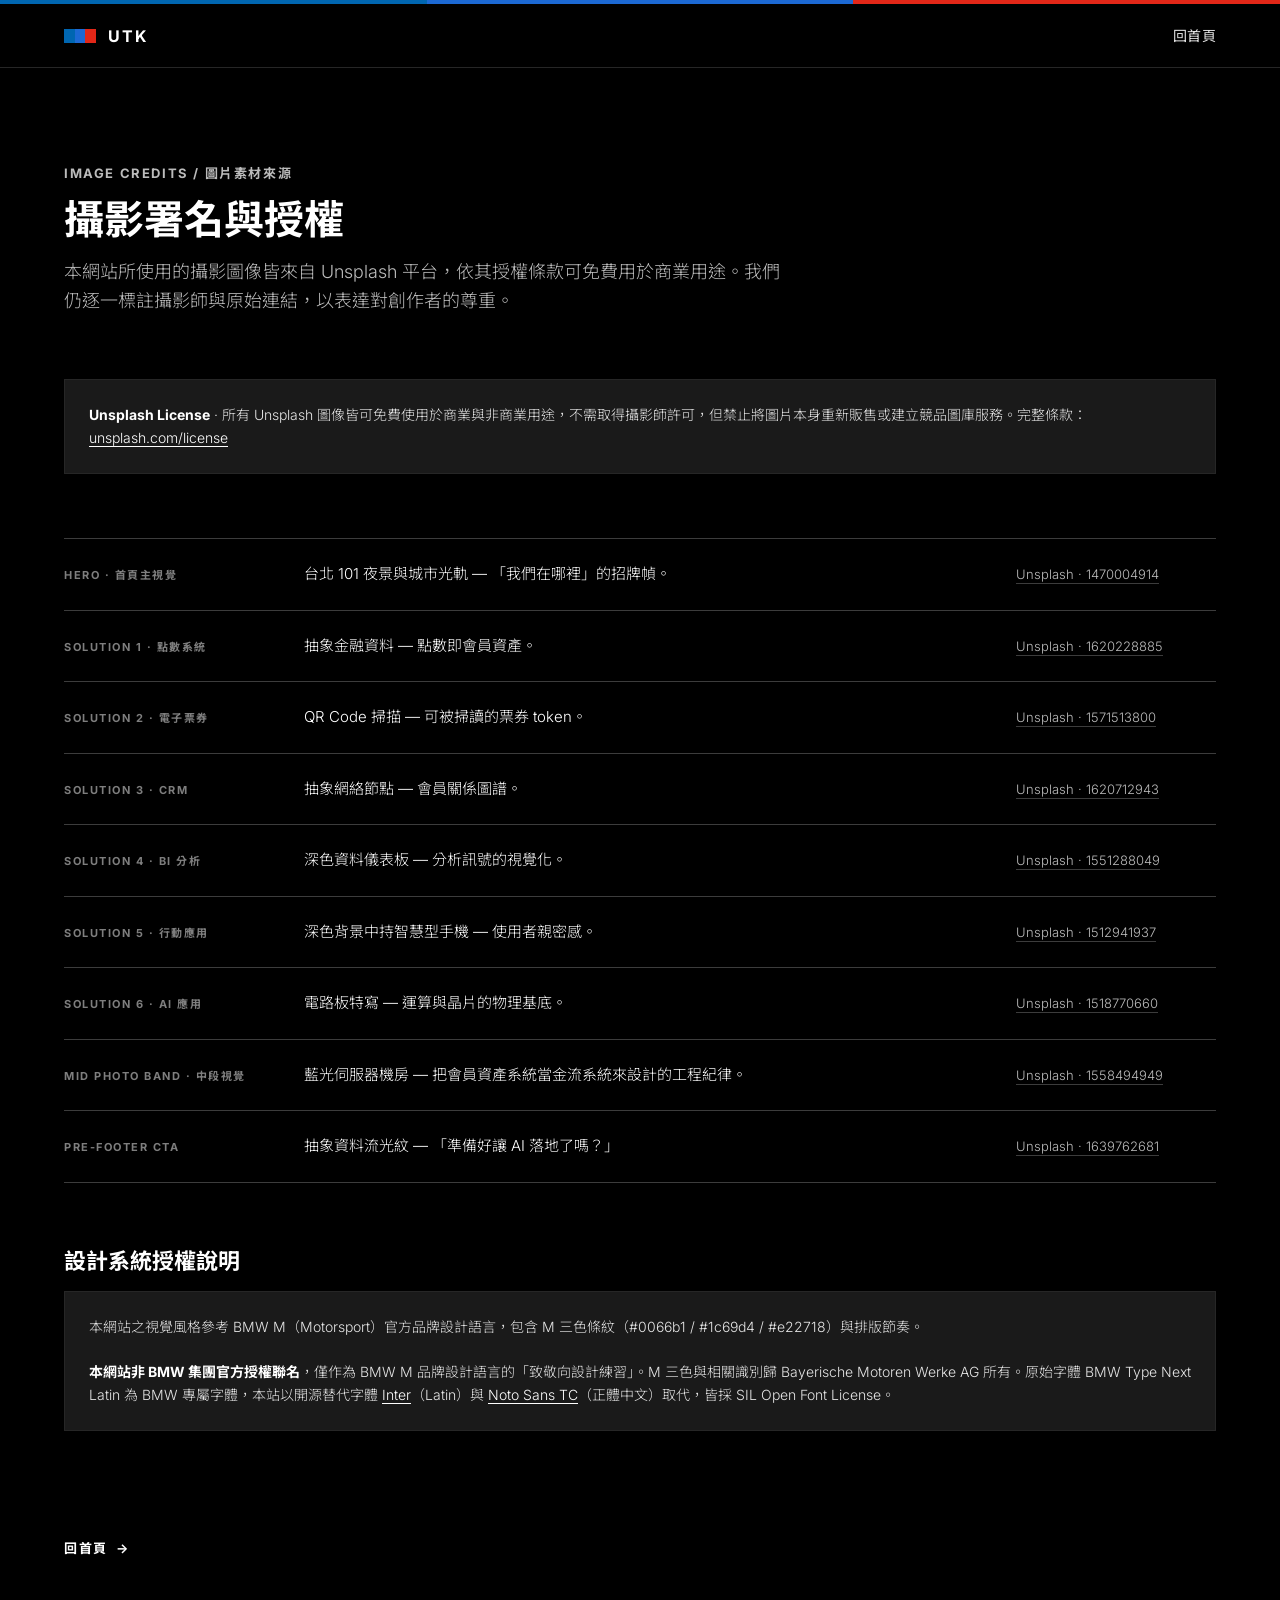
<file: credits.html>
<!doctype html>
<html lang="zh-Hant">
<head>
<meta charset="utf-8">
<meta name="viewport" content="width=device-width, initial-scale=1">
<meta name="theme-color" content="#000000">
<title>圖片素材來源 · Image Credits | 環友科技 UTK Technology</title>
<meta name="description" content="本網站使用的圖片素材授權與攝影師署名清單。">
<meta name="robots" content="noindex">
<link rel="preconnect" href="https://fonts.googleapis.com">
<link rel="preconnect" href="https://fonts.gstatic.com" crossorigin>
<link rel="stylesheet" href="https://fonts.googleapis.com/css2?family=Inter:wght@300;400;700&family=Noto+Sans+TC:wght@300;400;700&display=swap">
<link rel="stylesheet" href="styles.css">
<link rel="icon" type="image/svg+xml" href="data:image/svg+xml,%3Csvg xmlns='http://www.w3.org/2000/svg' viewBox='0 0 32 32'%3E%3Crect width='32' height='32' fill='%23000'/%3E%3Crect x='4' y='14' width='8' height='4' fill='%230066b1'/%3E%3Crect x='12' y='14' width='8' height='4' fill='%231c69d4'/%3E%3Crect x='20' y='14' width='8' height='4' fill='%23e22718'/%3E%3C/svg%3E">
<style>
  .credits-page { padding-block: calc(var(--nav-h) + var(--s-section)) var(--s-section); }
  .credits-page h1 { margin-bottom: var(--s-md); }
  .credits-page .lead { color: var(--c-body); font-size: 18px; margin-bottom: var(--s-xxl); max-width: 720px; line-height: 1.6; font-weight: 300; }
  .credits-table { border-top: 1px solid var(--c-hairline); margin-bottom: var(--s-xxl); }
  .credit-row {
    display: grid;
    grid-template-columns: 1fr;
    gap: var(--s-sm);
    padding-block: var(--s-lg);
    border-bottom: 1px solid var(--c-hairline);
  }
  @media (min-width: 768px) {
    .credit-row { grid-template-columns: 200px 1fr 200px; gap: var(--s-xl); align-items: baseline; }
  }
  .credit-slot { font-size: 11px; font-weight: 700; letter-spacing: 1.5px; text-transform: uppercase; color: var(--c-muted); }
  .credit-desc { font-size: 15px; color: var(--c-on-dark); font-weight: 300; line-height: 1.5; }
  .credit-link { font-size: 13px; }
  .credit-link a { color: var(--c-body); border-bottom: 1px solid var(--c-hairline); padding-bottom: 1px; }
  .credit-link a:hover { color: var(--c-on-dark); border-bottom-color: var(--c-on-dark); }
  .back-link { display: inline-flex; gap: var(--s-xs); margin-top: var(--s-xl); }
  .license-box {
    border: 1px solid var(--c-hairline-strong);
    background: var(--c-surface-card);
    padding: var(--s-lg);
    margin-bottom: var(--s-xxl);
    font-size: 14px;
    color: var(--c-body-strong);
    line-height: 1.6;
    font-weight: 300;
  }
  .license-box strong { color: var(--c-on-dark); font-weight: 700; }
</style>
</head>
<body>

<div class="m-stripe-top" aria-hidden="true"></div>

<header class="top-nav nav--solid" id="nav">
  <div class="container nav-inner">
    <a href="index.html#top" class="brand">
      <span class="brand-mark" aria-hidden="true"></span>
      <span class="brand-text">UTK</span>
    </a>
    <nav class="nav-links" style="display: flex;">
      <a href="index.html" class="nav-link">回首頁</a>
    </nav>
  </div>
</header>

<main class="credits-page">
  <div class="container">
    <p class="kicker" style="color: var(--c-body); margin-bottom: var(--s-md);">Image Credits / 圖片素材來源</p>
    <h1 class="display-md">攝影署名與授權</h1>
    <p class="lead">本網站所使用的攝影圖像皆來自 Unsplash 平台，依其授權條款可免費用於商業用途。我們仍逐一標註攝影師與原始連結，以表達對創作者的尊重。</p>

    <div class="license-box">
      <strong>Unsplash License</strong> · 所有 Unsplash 圖像皆可免費使用於商業與非商業用途，不需取得攝影師許可，但禁止將圖片本身重新販售或建立競品圖庫服務。完整條款：
      <a href="https://unsplash.com/license" target="_blank" rel="noopener" style="color: var(--c-on-dark); border-bottom: 1px solid var(--c-on-dark);">unsplash.com/license</a>
    </div>

    <div class="credits-table">

      <div class="credit-row">
        <p class="credit-slot">Hero · 首頁主視覺</p>
        <p class="credit-desc">台北 101 夜景與城市光軌 — 「我們在哪裡」的招牌幀。</p>
        <p class="credit-link"><a href="https://unsplash.com/photos/aerial-photography-of-city-during-night-time-X5BWooeO4Cw" target="_blank" rel="noopener">Unsplash · 1470004914</a></p>
      </div>

      <div class="credit-row">
        <p class="credit-slot">Solution 1 · 點數系統</p>
        <p class="credit-desc">抽象金融資料 — 點數即會員資產。</p>
        <p class="credit-link"><a href="https://unsplash.com/photos/2tdMMa2T3YU" target="_blank" rel="noopener">Unsplash · 1620228885</a></p>
      </div>

      <div class="credit-row">
        <p class="credit-slot">Solution 2 · 電子票券</p>
        <p class="credit-desc">QR Code 掃描 — 可被掃讀的票券 token。</p>
        <p class="credit-link"><a href="https://unsplash.com/photos/Bq4hQNkw8d8" target="_blank" rel="noopener">Unsplash · 1571513800</a></p>
      </div>

      <div class="credit-row">
        <p class="credit-slot">Solution 3 · CRM</p>
        <p class="credit-desc">抽象網絡節點 — 會員關係圖譜。</p>
        <p class="credit-link"><a href="https://unsplash.com/photos/EtWtgVpRt38" target="_blank" rel="noopener">Unsplash · 1620712943</a></p>
      </div>

      <div class="credit-row">
        <p class="credit-slot">Solution 4 · BI 分析</p>
        <p class="credit-desc">深色資料儀表板 — 分析訊號的視覺化。</p>
        <p class="credit-link"><a href="https://unsplash.com/photos/eF7HN40WbAQ" target="_blank" rel="noopener">Unsplash · 1551288049</a></p>
      </div>

      <div class="credit-row">
        <p class="credit-slot">Solution 5 · 行動應用</p>
        <p class="credit-desc">深色背景中持智慧型手機 — 使用者親密感。</p>
        <p class="credit-link"><a href="https://unsplash.com/photos/_5BJv5LH0Bg" target="_blank" rel="noopener">Unsplash · 1512941937</a></p>
      </div>

      <div class="credit-row">
        <p class="credit-slot">Solution 6 · AI 應用</p>
        <p class="credit-desc">電路板特寫 — 運算與晶片的物理基底。</p>
        <p class="credit-link"><a href="https://unsplash.com/photos/pJadQetzTkI" target="_blank" rel="noopener">Unsplash · 1518770660</a></p>
      </div>

      <div class="credit-row">
        <p class="credit-slot">Mid Photo Band · 中段視覺</p>
        <p class="credit-desc">藍光伺服器機房 — 把會員資產系統當金流系統來設計的工程紀律。</p>
        <p class="credit-link"><a href="https://unsplash.com/photos/M5tzZtFCOfs" target="_blank" rel="noopener">Unsplash · 1558494949</a></p>
      </div>

      <div class="credit-row">
        <p class="credit-slot">Pre-footer CTA</p>
        <p class="credit-desc">抽象資料流光紋 — 「準備好讓 AI 落地了嗎？」</p>
        <p class="credit-link"><a href="https://unsplash.com/photos/8JLW7MGmGtY" target="_blank" rel="noopener">Unsplash · 1639762681</a></p>
      </div>

    </div>

    <h2 class="title-lg" style="margin-bottom: var(--s-md);">設計系統授權說明</h2>
    <div class="license-box">
      本網站之視覺風格參考 BMW M（Motorsport）官方品牌設計語言，包含 M 三色條紋（#0066b1 / #1c69d4 / #e22718）與排版節奏。<br><br>
      <strong>本網站非 BMW 集團官方授權聯名</strong>，僅作為 BMW M 品牌設計語言的「致敬向設計練習」。M 三色與相關識別歸 Bayerische Motoren Werke AG 所有。原始字體 BMW Type Next Latin 為 BMW 專屬字體，本站以開源替代字體 <a href="https://rsms.me/inter/" target="_blank" rel="noopener" style="color: var(--c-on-dark); border-bottom: 1px solid var(--c-on-dark);">Inter</a>（Latin）與 <a href="https://fonts.google.com/noto/specimen/Noto+Sans+TC" target="_blank" rel="noopener" style="color: var(--c-on-dark); border-bottom: 1px solid var(--c-on-dark);">Noto Sans TC</a>（正體中文）取代，皆採 SIL Open Font License。
    </div>

    <a href="index.html" class="btn-text back-link">回首頁 <span class="arrow" aria-hidden="true">→</span></a>
  </div>
</main>

</body>
</html>
</file>
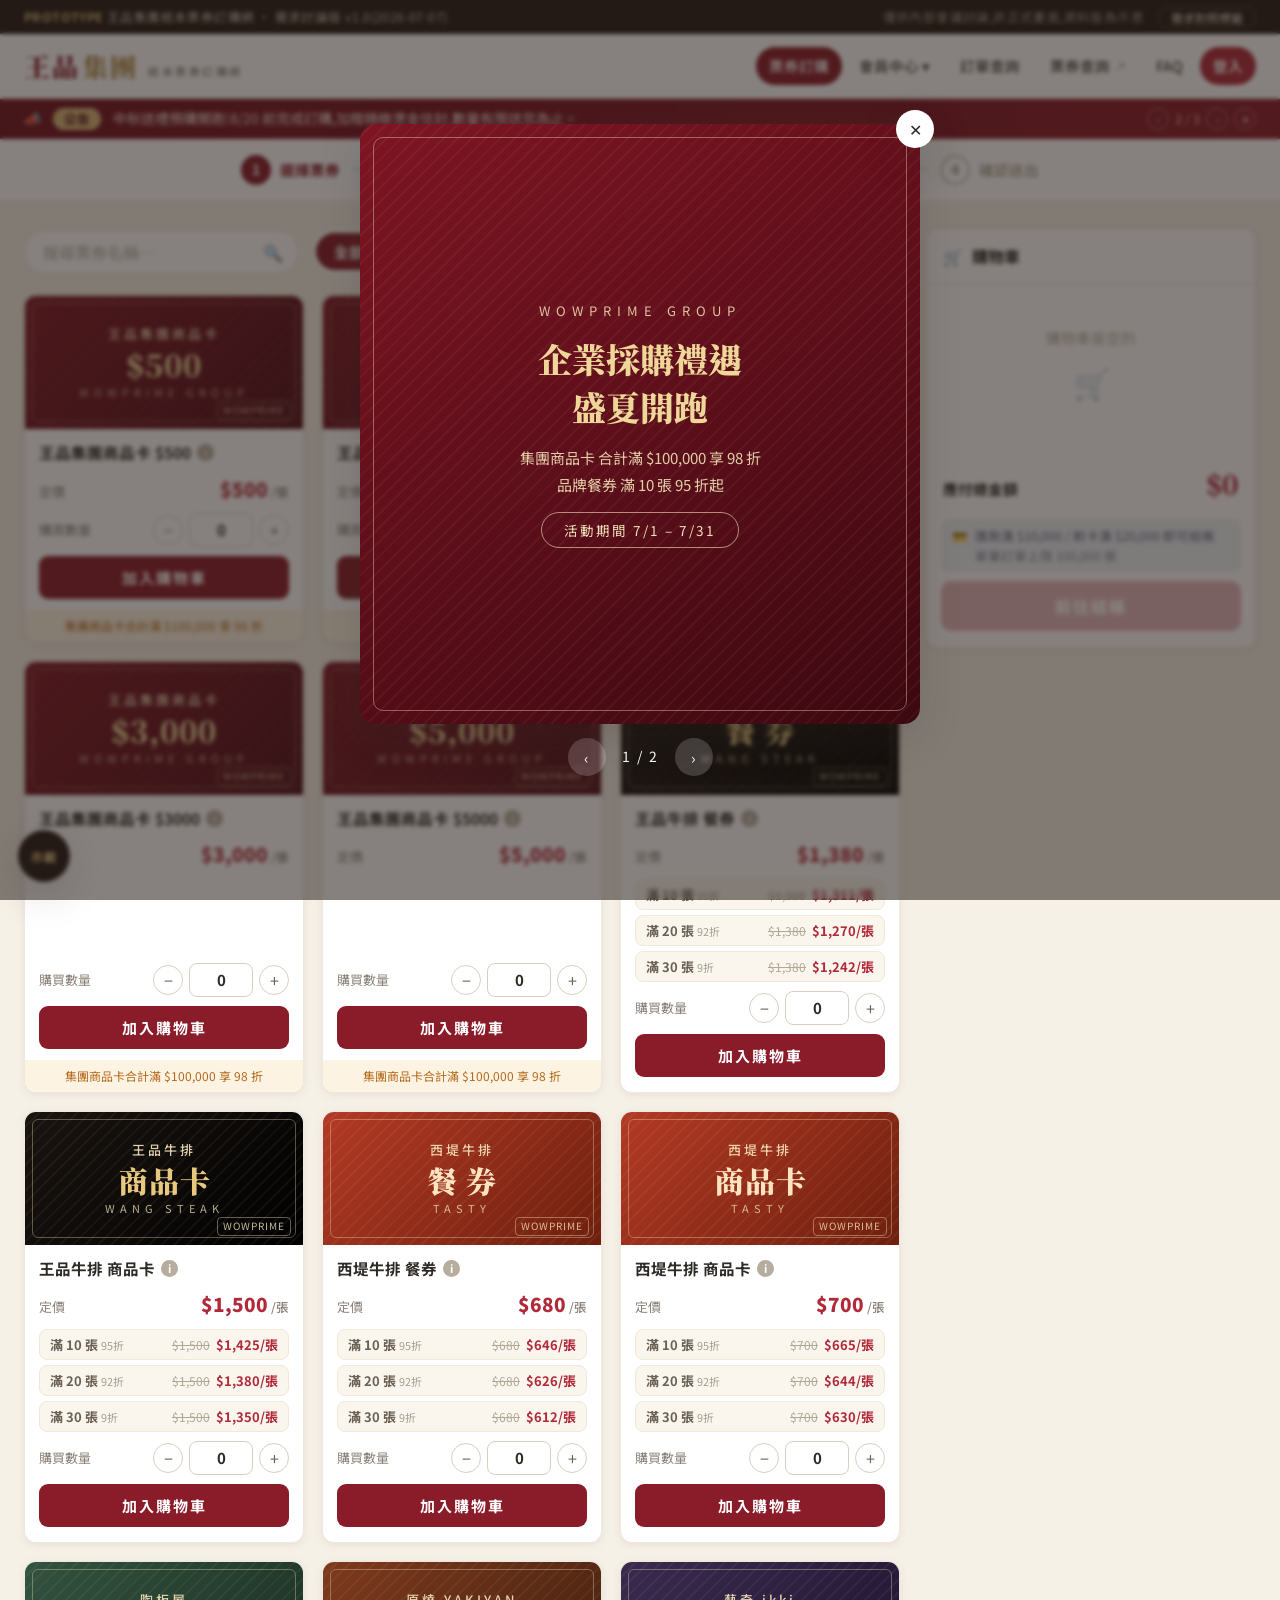
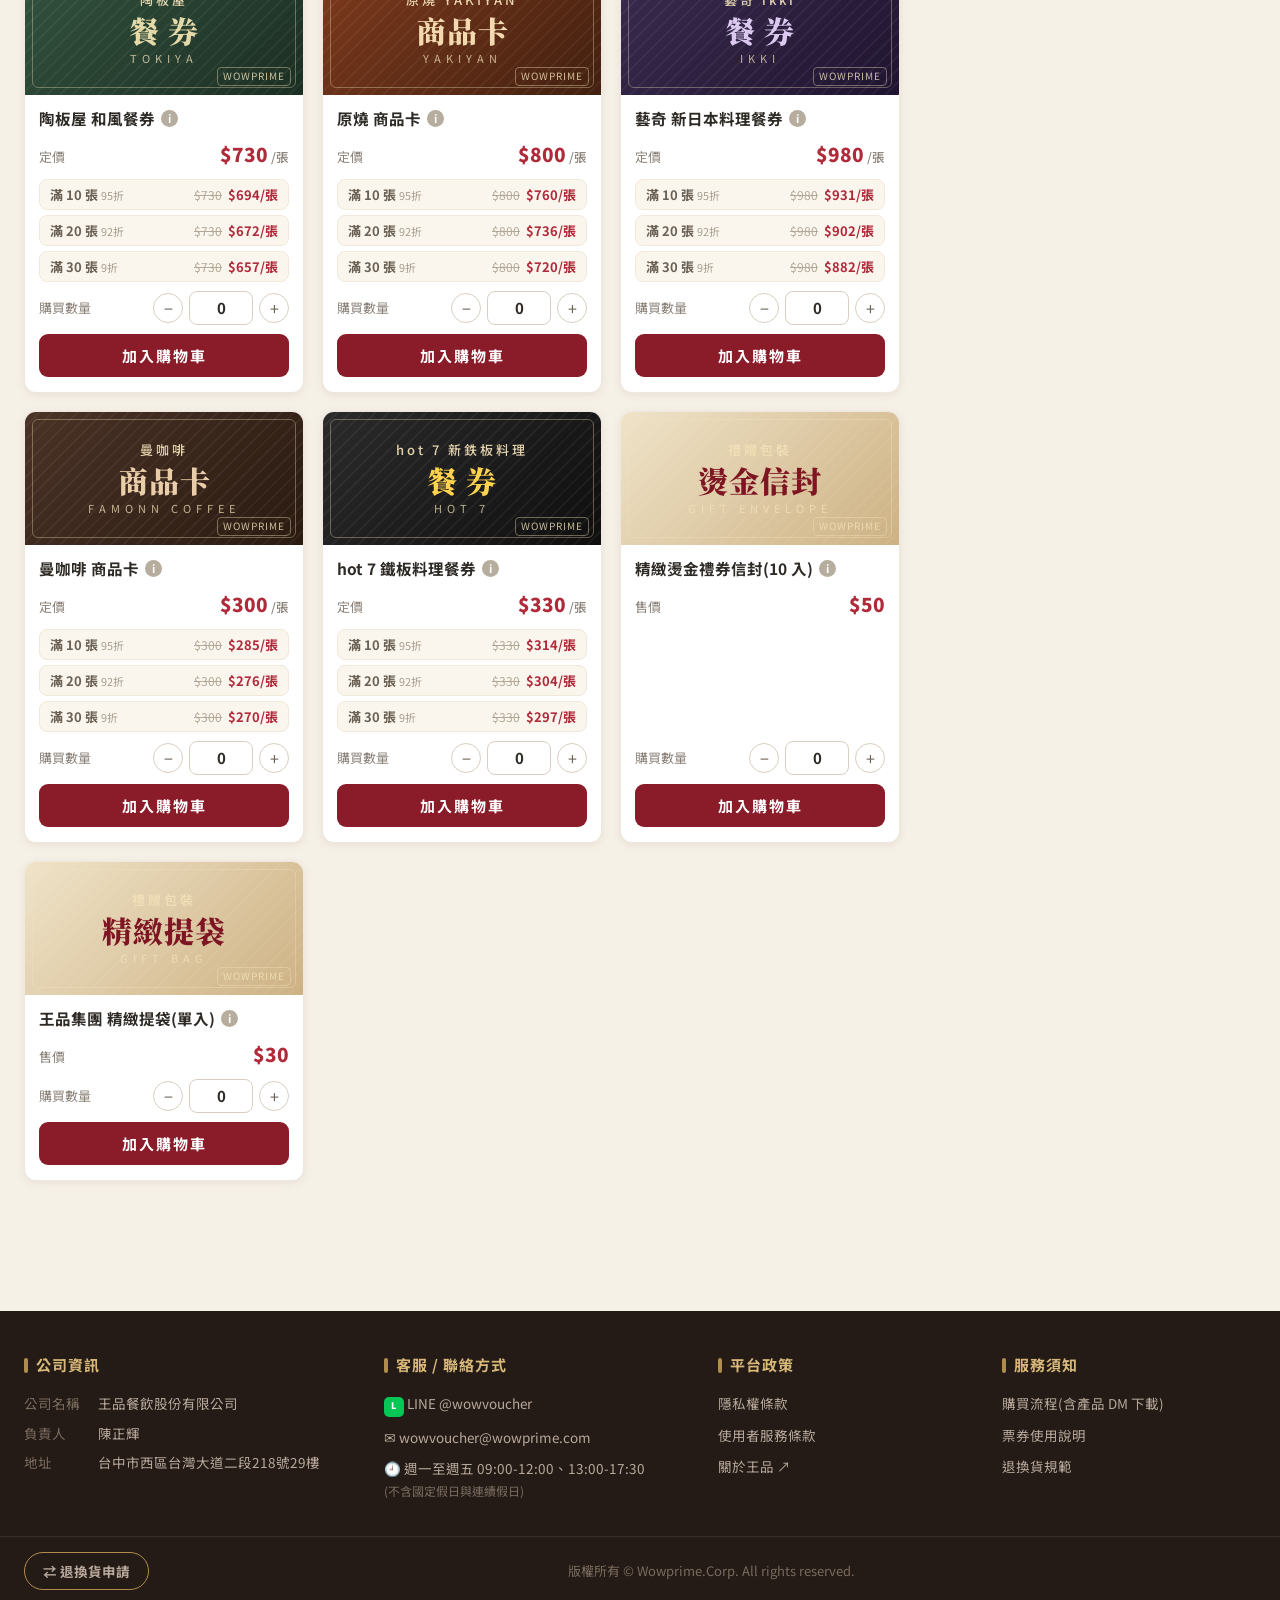
<file: 紙券_Prototype_20260707.html>
<!DOCTYPE html>
<html lang="zh-Hant-TW">
<head>
<meta charset="utf-8">
<meta name="viewport" content="width=device-width, initial-scale=1">
<title>王品集團紙本票券訂購網 | Prototype</title>
<link rel="preconnect" href="https://fonts.googleapis.com">
<link rel="preconnect" href="https://fonts.gstatic.com" crossorigin>
<link href="https://fonts.googleapis.com/css2?family=Noto+Sans+TC:wght@400;500;700;900&family=Noto+Serif+TC:wght@600;700;900&display=swap" rel="stylesheet">
<style>
/* ============ 基礎 ============ */
:root{
  --wine:#8A1B29; --wine-d:#701221; --wine-x:#4E0C16; --wine-bright:#B02A3A;
  --gold:#B08D4A; --gold-l:#D8B878; --gold-pale:#F3E7CC;
  --cream:#F6F1E7; --card:#FFFFFF;
  --ink:#2E2A26; --muted:#8A8178; --line:#E7DFD2;
  --orange:#E07B1F; --orange-bg:#FDF3E2;
  --ok:#2E7D46; --err:#C0392B; --info-bg:#EDF1F6; --info-ink:#5A6B7E;
  --shadow:0 2px 10px rgba(78,12,22,.08);
  --shadow-lg:0 12px 40px rgba(46,42,38,.18);
  --radius:12px;
}
*{box-sizing:border-box;margin:0;padding:0}
html{scroll-behavior:smooth}
body{font-family:'Noto Sans TC','PingFang TC','Microsoft JhengHei',sans-serif;background:var(--cream);color:var(--ink);font-size:16px;line-height:1.65;-webkit-font-smoothing:antialiased}
img{max-width:100%;display:block}
a{color:var(--wine);text-decoration:none}
a:hover{text-decoration:underline}
button{font-family:inherit;font-size:inherit;cursor:pointer;border:none;background:none;color:inherit}
input,select,textarea{font-family:inherit;font-size:16px;color:var(--ink)}
.serif{font-family:'Noto Serif TC','PMingLiU',serif}
.hidden{display:none!important}
.muted{color:var(--muted)}
.container{max-width:1280px;margin:0 auto;padding:0 24px}
::placeholder{color:#B9B0A4}

/* ============ 需求對照標籤 ============ */
[data-req]{position:relative}
body.show-req [data-req]::before{
  content:"需求 §" attr(data-req);
  position:absolute;top:-10px;left:-6px;z-index:60;
  background:#1F6FEB;color:#fff;font-size:11px;font-weight:700;letter-spacing:.5px;
  padding:2px 8px;border-radius:99px;box-shadow:0 2px 6px rgba(31,111,235,.4);
  font-family:'Noto Sans TC',sans-serif;white-space:nowrap;pointer-events:none;line-height:1.6;
}
body.show-req [data-req]{outline:1.5px dashed rgba(31,111,235,.55);outline-offset:4px;border-radius:6px}

/* ============ Prototype 頂條 ============ */
.proto-strip{background:#241B16;color:#CBBFAE;font-size:12.5px;letter-spacing:.4px;position:relative;z-index:70}
.proto-strip .container{display:flex;align-items:center;gap:14px;min-height:34px;flex-wrap:wrap}
.proto-strip b{color:var(--gold-l);font-weight:700}
.proto-strip .sp{flex:1}
.proto-btn{border:1px solid #5A4C3E;color:#E4D9C6;border-radius:99px;padding:1px 12px;font-size:12px;transition:.15s}
.proto-btn:hover,.proto-btn.on{background:var(--gold);border-color:var(--gold);color:#241B16}

/* ============ Header ============ */
.site-head{background:#fff;border-bottom:1px solid var(--line);position:sticky;top:0;z-index:50;box-shadow:0 1px 0 rgba(0,0,0,.02)}
.site-head .container{display:flex;align-items:center;gap:18px;min-height:64px}
.logo{display:flex;align-items:baseline;gap:2px;font-family:'Noto Serif TC',serif;font-size:26px;font-weight:900;letter-spacing:2px;white-space:nowrap;cursor:pointer}
.logo .l1{color:var(--wine)}
.logo .l2{color:var(--gold)}
.logo small{font-size:11px;letter-spacing:2.5px;color:var(--muted);font-family:'Noto Sans TC',sans-serif;font-weight:500;margin-left:8px;transform:translateY(-1px)}
.nav{margin-left:auto;display:flex;align-items:center;gap:4px;flex-wrap:wrap}
.nav .who{font-size:13.5px;color:var(--muted);margin-right:8px;display:flex;align-items:center;gap:6px}
.nav .who .dot{width:8px;height:8px;border-radius:99px;background:var(--ok)}
.nav-link{padding:7px 13px;border-radius:99px;font-size:14.5px;color:#4C453D;font-weight:500;transition:.15s;display:inline-flex;align-items:center;gap:5px;white-space:nowrap}
.nav-link:hover{background:var(--cream);text-decoration:none}
.nav-link.active{background:var(--wine);color:#fff}
.nav-link.pill-out{background:var(--wine-bright);color:#fff;font-weight:700}
.nav-link.pill-out:hover{background:var(--wine)}
.nav-link .ext{font-size:11px;opacity:.6}
.nav-item{position:relative}
.nav-drop{position:absolute;top:calc(100% + 6px);right:0;background:#fff;border:1px solid var(--line);border-radius:12px;box-shadow:var(--shadow-lg);min-width:230px;padding:8px;display:none;z-index:60}
.nav-item:hover .nav-drop,.nav-item.open .nav-drop{display:block}
.nav-drop .dd{display:flex;width:100%;text-align:left;gap:10px;align-items:center;padding:10px 12px;border-radius:8px;font-size:14.5px;color:var(--ink)}
.nav-drop .dd:hover{background:var(--cream)}
.nav-drop .dd small{display:block;color:var(--muted);font-size:12px;line-height:1.4}
.nav-drop hr{border:none;border-top:1px solid var(--line);margin:6px 4px}
.nav-drop .dd.danger{color:var(--err)}
.hamb{display:none;margin-left:auto;width:42px;height:42px;border-radius:10px;border:1px solid var(--line);align-items:center;justify-content:center;font-size:20px;color:var(--wine)}

/* ============ 公告跑馬燈 ============ */
.marquee{background:linear-gradient(90deg,var(--wine-d),var(--wine));color:#F6E8D8;font-size:14px}
.marquee .container{display:flex;align-items:center;gap:12px;min-height:40px}
.marquee .tagchip{background:var(--gold-l);color:var(--wine-x);font-weight:700;font-size:12.5px;border-radius:99px;padding:1px 11px;flex:none}
.marquee .msg{flex:1;white-space:nowrap;overflow:hidden;text-overflow:ellipsis;animation:fadein .5s}
@keyframes fadein{from{opacity:0;transform:translateY(4px)}to{opacity:1;transform:none}}
.marquee .mq-ctl{display:flex;align-items:center;gap:6px;flex:none;font-size:12.5px;color:#E9CFA9}
.mq-btn{width:22px;height:22px;border-radius:99px;border:1px solid rgba(246,232,216,.45);color:#F6E8D8;font-size:11px;display:inline-flex;align-items:center;justify-content:center;transition:.15s}
.mq-btn:hover{background:rgba(255,255,255,.15)}

/* ============ 步驟指示列 ============ */
.steps-wrap{background:#fff;border-bottom:1px solid var(--line)}
.steps{display:flex;align-items:center;justify-content:center;gap:0;padding:16px 8px;max-width:860px;margin:0 auto}
.step{display:flex;align-items:center;gap:9px;flex:none}
.step .num{width:30px;height:30px;border-radius:99px;border:2px solid #CFC6B8;color:#A69C8D;display:flex;align-items:center;justify-content:center;font-weight:700;font-size:14px;background:#fff;transition:.2s}
.step .lbl{font-size:14.5px;color:#A69C8D;font-weight:500;white-space:nowrap}
.step.on .num{background:var(--wine);border-color:var(--wine);color:#fff}
.step.on .lbl{color:var(--wine);font-weight:700}
.step.done .num{background:var(--gold-pale);border-color:var(--gold);color:var(--gold)}
.step.done .lbl{color:var(--gold)}
.step-line{height:2px;background:#E3DACB;flex:1;max-width:110px;margin:0 12px}
.step-line.done{background:var(--gold)}

/* ============ 主版面 ============ */
main#app{min-height:62vh;padding-bottom:70px}
.view-pad{padding-top:26px}
.shop-grid{display:grid;grid-template-columns:minmax(0,1fr) 330px;gap:26px;align-items:start}
.page-title{font-family:'Noto Serif TC',serif;font-size:28px;font-weight:900;color:var(--wine);letter-spacing:1px;margin:6px 0 4px}
.page-sub{color:var(--muted);font-size:14.5px;margin-bottom:20px}
.sec-title{display:flex;align-items:center;gap:10px;font-size:18px;font-weight:700;color:var(--ink);margin:4px 0 14px}
.sec-title::before{content:"";width:5px;height:20px;border-radius:3px;background:var(--gold)}
.sec-title .cnt{font-size:12.5px;color:var(--muted);font-weight:500;background:var(--cream);border-radius:99px;padding:1px 10px}

/* ============ 商品工具列 ============ */
.toolbar{display:flex;align-items:center;gap:12px;flex-wrap:wrap;margin-bottom:20px}
.search-box{position:relative;flex:1;min-width:220px;max-width:330px}
.search-box input{width:100%;height:44px;border:1.5px solid var(--line);border-radius:99px;padding:0 42px 0 18px;background:#fff;transition:.15s}
.search-box input:focus{outline:none;border-color:var(--gold)}
.search-box .sic{position:absolute;right:16px;top:50%;transform:translateY(-50%);color:var(--muted)}
.cat-tabs{display:inline-flex;background:#fff;border:1px solid var(--line);border-radius:99px;padding:4px;gap:2px;flex-wrap:wrap}
.cat-tab{padding:8px 18px;border-radius:99px;font-size:14.5px;font-weight:500;color:#5C544A;transition:.15s;white-space:nowrap}
.cat-tab:hover{color:var(--wine)}
.cat-tab.on{background:var(--wine);color:#fff;font-weight:700}
.brand-tabs{display:flex;gap:8px;flex-wrap:wrap;margin:-6px 0 18px}
.brand-tab{padding:5px 15px;border-radius:99px;border:1.5px solid var(--line);background:#fff;font-size:13.5px;color:#5C544A;transition:.15s}
.brand-tab:hover{border-color:var(--gold)}
.brand-tab.on{border-color:var(--wine);color:var(--wine);font-weight:700;background:#FDF7F2}
.dm-btn{margin-left:auto;display:inline-flex;align-items:center;gap:8px;border:1.5px solid var(--wine);color:var(--wine);border-radius:99px;padding:9px 18px;font-size:14.5px;font-weight:700;background:#fff;transition:.15s;white-space:nowrap}
.dm-btn:hover{background:var(--wine);color:#fff}

/* ============ 商品卡片 ============ */
.prod-grid{display:grid;grid-template-columns:repeat(auto-fill,minmax(228px,1fr));gap:18px}
.prod-card{background:var(--card);border-radius:var(--radius);box-shadow:var(--shadow);overflow:hidden;display:flex;flex-direction:column;border:1px solid rgba(231,223,210,.7);transition:.18s}
.prod-card:hover{transform:translateY(-3px);box-shadow:0 10px 26px rgba(78,12,22,.14)}
.vart{position:relative;aspect-ratio:23/11;display:flex;flex-direction:column;align-items:center;justify-content:center;gap:2px;color:#F3E2B9;overflow:hidden;
  background-image:repeating-linear-gradient(-45deg,rgba(255,255,255,.045) 0 2px,transparent 2px 9px),linear-gradient(135deg,var(--v1,#7E1523),var(--v2,#4E0C16));}
.vart::after{content:"";position:absolute;inset:7px;border:1px solid rgba(243,226,185,.35);border-radius:6px;pointer-events:none}
.vart .b{font-size:13px;letter-spacing:3px;opacity:.92;font-weight:500}
.vart .v{font-family:'Noto Serif TC',serif;font-size:30px;font-weight:900;letter-spacing:1px;color:var(--vt,#EFD79A);line-height:1.15}
.vart .k{font-size:11px;letter-spacing:5px;opacity:.75}
.vart .seal{position:absolute;right:12px;bottom:9px;font-size:10px;letter-spacing:1px;border:1px solid rgba(243,226,185,.5);border-radius:4px;padding:0 5px;opacity:.8}
.prod-body{padding:13px 14px 15px;display:flex;flex-direction:column;gap:9px;flex:1}
.prod-name{font-size:15.5px;font-weight:700;color:var(--ink);display:flex;align-items:center;gap:6px;cursor:pointer;line-height:1.4}
.prod-name:hover{color:var(--wine)}
.prod-name .info{flex:none;width:17px;height:17px;border-radius:99px;background:#B7AD9E;color:#fff;font-size:11px;display:inline-flex;align-items:center;justify-content:center;font-weight:700}
.price-line{display:flex;align-items:baseline;justify-content:space-between;gap:8px}
.price-line .plabel{font-size:13px;color:var(--muted)}
.price-line .pnow{font-size:19px;font-weight:900;color:var(--wine-bright);white-space:nowrap}
.price-line .porig{font-size:13.5px;color:#B3A897;text-decoration:line-through;margin-right:7px;font-weight:400}
.price-line .per{font-size:12.5px;font-weight:500;color:var(--muted)}
.ladder{display:flex;flex-direction:column;gap:5px}
.lad-row{display:flex;align-items:center;justify-content:space-between;background:#FAF6EE;border:1px solid #F0E8D8;border-radius:8px;padding:5px 10px;font-size:13px;cursor:pointer;transition:.15s}
.lad-row:hover{border-color:var(--gold);background:var(--gold-pale)}
.lad-row.hit{border-color:var(--orange);background:var(--orange-bg);box-shadow:0 0 0 1px var(--orange) inset}
.lad-row .lq{font-weight:700;color:#6B6155}
.lad-row .lp{color:var(--wine-bright);font-weight:700}
.lad-row .lo{color:#B3A897;text-decoration:line-through;font-weight:400;margin-right:6px;font-size:12px}
.qty-row{display:flex;align-items:center;gap:8px;margin-top:auto}
.qty-row .qlabel{font-size:13px;color:var(--muted);flex:none}
.stepper{display:flex;align-items:center;gap:6px;margin-left:auto}
.st-btn{width:30px;height:30px;border-radius:99px;border:1.5px solid #D8CFC0;color:#6B6155;font-size:16px;display:inline-flex;align-items:center;justify-content:center;background:#fff;transition:.15s;line-height:1}
.st-btn:hover{border-color:var(--wine);color:var(--wine)}
.qty-in{width:64px;height:34px;text-align:center;border:1.5px solid #D8CFC0;border-radius:8px;font-weight:700;font-size:15px}
.qty-in:focus{outline:none;border-color:var(--gold)}
.add-btn{width:100%;background:var(--wine);color:#fff;font-weight:700;font-size:15px;border-radius:9px;padding:11px 0;letter-spacing:2px;transition:.15s}
.add-btn:hover{background:var(--wine-d)}
.prod-note{background:var(--orange-bg);color:#B4691C;font-size:12px;text-align:center;padding:6px 8px;margin:0 -14px -15px;margin-top:2px}
.empty-hint{grid-column:1/-1;text-align:center;color:var(--muted);padding:60px 0;font-size:15px}

/* ============ 購物車 ============ */
.cart-aside{position:sticky;top:150px}
.cart-box{background:var(--card);border-radius:var(--radius);box-shadow:var(--shadow);border:1px solid rgba(231,223,210,.7);overflow:hidden}
.cart-head{display:flex;align-items:center;gap:9px;padding:14px 16px;border-bottom:1px solid var(--line);font-weight:700;font-size:16px}
.cart-head .cic{color:var(--gold)}
.cart-head .n{margin-left:auto;font-size:12.5px;color:var(--muted);font-weight:500}
.cart-empty{padding:42px 10px;text-align:center;color:#B7AD9E;font-size:14.5px}
.cart-empty .big{font-size:30px;margin-top:8px;opacity:.5}
.cart-items{max-height:300px;overflow:auto}
.ci{padding:12px 16px;border-bottom:1px dashed var(--line)}
.ci .t{display:flex;justify-content:space-between;gap:8px;font-size:14.5px;font-weight:700}
.ci .meta{font-size:12.5px;color:var(--muted);margin-top:2px;display:flex;align-items:center;gap:6px}
.ci .meta .orig-strike{text-decoration:line-through}
.ci .row2{display:flex;align-items:center;justify-content:space-between;margin-top:4px}
.ci .amt{font-weight:900;font-size:15.5px}
.ci .amt.disc{color:var(--orange)}
.ci .rm{font-size:12.5px;color:#B7AD9E;transition:.15s}
.ci .rm:hover{color:var(--err)}
.promo-tg{width:100%;display:flex;align-items:center;justify-content:space-between;padding:11px 16px;font-size:14px;font-weight:700;color:#6B5E4E;background:#FBF8F1;border-top:1px solid var(--line);border-bottom:1px solid var(--line)}
.promo-tg .ar{transition:.2s;font-size:12px;color:var(--gold)}
.promo-tg.open .ar{transform:rotate(90deg)}
.promo-tg .pc{color:var(--orange);margin-left:4px}
.promo-list{padding:10px 14px;display:flex;flex-direction:column;gap:7px;background:#FBF8F1}
.promo-badge{background:var(--orange);color:#fff;font-size:12.5px;border-radius:8px;padding:7px 11px;line-height:1.5;box-shadow:0 2px 6px rgba(224,123,31,.3)}
.save-bar{margin:12px 14px 0;background:var(--orange-bg);border:1px dashed #EFC08A;color:#C06A14;font-size:13.5px;font-weight:700;text-align:center;border-radius:8px;padding:7px 8px}
.cart-total{display:flex;align-items:baseline;justify-content:space-between;padding:12px 16px 4px}
.cart-total .lb{font-size:14.5px;font-weight:700}
.cart-total .v{font-family:'Noto Serif TC',serif;font-size:27px;font-weight:900;color:var(--wine-bright)}
.pay-hint{margin:9px 14px;background:var(--info-bg);color:var(--info-ink);font-size:12.5px;border-radius:8px;padding:7px 11px;display:flex;gap:7px;align-items:flex-start;line-height:1.55}
.min-warn{margin:0 14px 6px;color:var(--err);font-size:12.5px;text-align:center;font-weight:500}
.cta-btn{display:block;margin:6px 14px 16px;width:calc(100% - 28px);background:linear-gradient(135deg,#C23A46,var(--wine));color:#fff;font-size:16px;font-weight:900;letter-spacing:3px;border-radius:10px;padding:13px 0;box-shadow:0 6px 16px rgba(138,27,41,.35);transition:.18s;text-align:center}
.cta-btn:hover{filter:brightness(1.07)}
.cta-btn:disabled{background:#E5B9BD;box-shadow:none;cursor:not-allowed;letter-spacing:2px}
.cart-fab{display:none}
</style>
<style>
/* ============ 面板/表單 ============ */
.panel{background:var(--card);border-radius:var(--radius);box-shadow:var(--shadow);border:1px solid rgba(231,223,210,.7);padding:22px 24px;margin-bottom:18px}
.panel-title{display:flex;align-items:center;gap:10px;font-size:17px;font-weight:700;margin-bottom:16px}
.panel-title::before{content:"";width:5px;height:19px;border-radius:3px;background:var(--gold)}
.panel-title .opt{font-size:12.5px;color:var(--muted);font-weight:400}
.panel-title .lock-chip{margin-left:auto;font-size:12.5px;background:var(--cream);color:#6B6155;border-radius:99px;padding:2px 12px;font-weight:500}
.form-grid{display:grid;grid-template-columns:1fr 1fr;gap:14px 18px}
.form-grid .full{grid-column:1/-1}
.field label{display:block;font-size:13.5px;font-weight:700;color:#55504A;margin-bottom:6px}
.field label .req{color:var(--err);margin-right:2px}
.field label .why{font-weight:400;color:var(--muted);font-size:12px;margin-left:6px}
.in,.sel,textarea.in{width:100%;height:44px;border:1.5px solid #DCD3C4;border-radius:9px;padding:0 13px;background:#fff;transition:.15s}
textarea.in{height:auto;padding:10px 13px;resize:vertical}
.in:focus,.sel:focus,textarea.in:focus{outline:none;border-color:var(--gold);box-shadow:0 0 0 3px rgba(176,141,74,.14)}
.in[readonly]{background:#F4EFE6;color:#7A7166;border-style:dashed}
.in.err,.sel.err{border-color:var(--err);box-shadow:0 0 0 3px rgba(192,57,43,.12)}
.in.okv{border-color:var(--ok)}
.sel{appearance:none;background-image:url("data:image/svg+xml,%3Csvg xmlns='http://www.w3.org/2000/svg' width='11' height='7'%3E%3Cpath d='M1 1l4.5 4L10 1' stroke='%238A8178' stroke-width='1.6' fill='none' stroke-linecap='round'/%3E%3C/svg%3E");background-repeat:no-repeat;background-position:right 13px center;padding-right:34px}
.help{font-size:12.5px;color:var(--muted);margin-top:5px;line-height:1.5}
.help.gray{color:#A79D8F}
.fmsg{font-size:12.5px;margin-top:5px;display:none;line-height:1.5}
.fmsg.show{display:block}
.fmsg.bad{color:var(--err)}
.fmsg.good{color:var(--ok)}
.tel-3{display:flex;gap:8px;align-items:center}
.tel-3 .in{text-align:center}
.tel-3 .t1{width:76px;flex:none}
.tel-3 .t2{flex:1;min-width:0}
.tel-3 .t3{width:86px;flex:none}
.tel-3 .sep{color:#B7AD9E;flex:none}
.mob-wrap{display:flex;align-items:stretch}
.mob-wrap .cc{flex:none;display:flex;align-items:center;border:1.5px solid #DCD3C4;border-right:none;border-radius:9px 0 0 9px;background:#F4EFE6;color:#6B6155;font-size:14px;padding:0 11px;font-weight:700}
.mob-wrap .in{border-radius:0 9px 9px 0}
.id-switch{display:inline-flex;background:#F1EADC;border-radius:11px;padding:4px;gap:4px;margin-bottom:4px}
.id-btn{padding:9px 22px;border-radius:8px;font-size:14.5px;font-weight:700;color:#7A7166;transition:.15s}
.id-btn.on{background:var(--wine);color:#fff;box-shadow:0 3px 8px rgba(138,27,41,.3)}
.check-row{display:flex;align-items:flex-start;gap:9px;font-size:14px;line-height:1.6;cursor:pointer;padding:2px 0}
.check-row input{width:18px;height:18px;margin-top:3px;accent-color:var(--wine);flex:none;cursor:pointer}
.check-row.pol{background:#FBF8F1;border:1px solid var(--line);border-radius:9px;padding:11px 13px}
.check-row.pol:hover{border-color:var(--gold)}
.radio-cards{display:grid;grid-template-columns:repeat(auto-fit,minmax(200px,1fr));gap:12px}
.rcard{border:1.5px solid var(--line);border-radius:11px;padding:15px 16px;cursor:pointer;background:#fff;transition:.15s;position:relative}
.rcard:hover{border-color:var(--gold)}
.rcard.on{border-color:var(--wine);box-shadow:0 0 0 1.5px var(--wine) inset;background:#FDF9F5}
.rcard.disabled{opacity:.5;cursor:not-allowed;background:#F7F3EA}
.rcard .rt{font-weight:700;font-size:15.5px;display:flex;align-items:center;gap:8px}
.rcard .rt .ic{color:var(--gold);font-size:17px}
.rcard .rd{font-size:12.5px;color:var(--muted);margin-top:5px;line-height:1.55}
.rcard .badge-tr{position:absolute;top:-9px;right:12px;background:var(--gold);color:#fff;font-size:11px;font-weight:700;border-radius:99px;padding:1px 10px}
.rcard .rwarn{margin-top:6px;font-size:12px;color:var(--err);font-weight:500}
.fold-link{color:var(--wine);font-size:13.5px;cursor:pointer;display:inline-flex;align-items:center;gap:6px;font-weight:500}
.fold-link:hover{text-decoration:underline}
.fold-link .ar{font-size:11px;transition:.2s}
.fold-link.open .ar{transform:rotate(90deg)}
.fold-body{margin-top:10px;background:#FBF8F1;border:1px dashed var(--line);border-radius:10px;padding:14px}
.btn{display:inline-flex;align-items:center;justify-content:center;gap:8px;border-radius:10px;font-weight:700;transition:.16s;white-space:nowrap}
.btn-main{background:var(--wine);color:#fff;padding:12px 34px;font-size:15.5px;letter-spacing:2px}
.btn-main:hover{background:var(--wine-d)}
.btn-main:disabled{background:#D9C2C5;cursor:not-allowed}
.btn-sub{border:1.5px solid #CFC6B8;color:#6B6155;padding:11px 26px;font-size:15px;background:#fff}
.btn-sub:hover{border-color:var(--wine);color:var(--wine)}
.btn-sm{padding:7px 16px;font-size:13.5px;border-radius:8px}
.btn-gold{background:var(--gold);color:#fff;padding:10px 22px;font-size:14px}
.btn-gold:hover{background:#9A7A3C}
.btn-line{background:#06C755;color:#fff;padding:12px 28px;font-size:15px;width:100%}
.btn-line:hover{background:#05B34C}
.btn-danger-o{border:1.5px solid #E4B6B0;color:var(--err);background:#fff;padding:9px 20px;font-size:14px}
.btn-danger-o:hover{background:#FDF3F1;border-color:var(--err)}
.form-foot{display:flex;justify-content:space-between;align-items:center;gap:14px;margin-top:22px;flex-wrap:wrap}
.line-ic{display:inline-flex;align-items:center;justify-content:center;width:20px;height:20px;border-radius:5px;background:#06C755;color:#fff;font-size:9px;font-weight:900;letter-spacing:0;flex:none}

/* ============ 登入/註冊 ============ */
.auth-wrap{max-width:460px;margin:34px auto 0}
.auth-card{background:var(--card);border-radius:16px;box-shadow:var(--shadow-lg);border:1px solid rgba(231,223,210,.8);overflow:hidden}
.auth-tabs{display:flex;border-bottom:1px solid var(--line)}
.auth-tab{flex:1;text-align:center;padding:15px 0;font-size:16px;font-weight:700;color:#A69C8D;background:#FBF8F1;transition:.15s}
.auth-tab.on{color:var(--wine);background:#fff;box-shadow:inset 0 -3px 0 var(--wine)}
.auth-body{padding:26px 28px 30px;display:flex;flex-direction:column;gap:15px}
.or-sep{display:flex;align-items:center;gap:12px;color:#B7AD9E;font-size:12.5px}
.or-sep::before,.or-sep::after{content:"";height:1px;background:var(--line);flex:1}
.pw-rules{display:flex;flex-direction:column;gap:3px;font-size:12.5px;color:var(--muted);background:#FBF8F1;border-radius:9px;padding:9px 12px}
.pw-rules .r::before{content:"○ ";color:#C9BFAE}
.pw-rules .r.ok{color:var(--ok)}
.pw-rules .r.ok::before{content:"✓ ";color:var(--ok)}
.demo-hint{background:#FFF9E8;border:1px dashed #E3C875;border-radius:9px;padding:9px 13px;font-size:12.5px;color:#8A6D1F;line-height:1.6}
.auth-links{display:flex;justify-content:space-between;align-items:center;font-size:13.5px}
.code-row{display:flex;gap:10px}
.code-row .in{flex:1;letter-spacing:6px;text-align:center;font-weight:700;font-size:18px}
.count-btn{flex:none;border:1.5px solid var(--gold);color:var(--gold);border-radius:9px;padding:0 16px;font-size:13.5px;font-weight:700}
.count-btn:disabled{border-color:#D8CFC0;color:#B7AD9E;cursor:not-allowed}
.lock-note{background:#FDF3F1;border:1px solid #F0CCC5;color:var(--err);border-radius:9px;padding:10px 13px;font-size:13.5px;line-height:1.6}

/* ============ 訂單查詢 ============ */
.filter-bar{display:flex;gap:12px;align-items:flex-end;flex-wrap:wrap}
.filter-bar .field{min-width:150px}
.filter-bar .field.grow{flex:1;min-width:230px}
.date-pair{display:flex;align-items:center;gap:8px}
.date-pair .in{width:145px}
.order-card{background:var(--card);border-radius:var(--radius);box-shadow:var(--shadow);border:1px solid rgba(231,223,210,.7);padding:16px 20px;margin-bottom:13px;display:flex;gap:18px;align-items:center;flex-wrap:wrap;position:relative;transition:.15s}
.order-card:hover{box-shadow:0 8px 22px rgba(78,12,22,.12)}
.order-card .oc-main{flex:1;min-width:240px;cursor:pointer}
.order-card .oid{font-size:13px;color:var(--muted);display:flex;align-items:center;gap:8px;flex-wrap:wrap}
.order-card .oname{font-size:15.5px;font-weight:700;margin:3px 0 2px;line-height:1.5}
.order-card .odate{font-size:12.5px;color:var(--muted)}
.oc-amt{font-family:'Noto Serif TC',serif;font-size:20px;font-weight:900;color:var(--ink);min-width:110px;text-align:right}
.oc-side{display:flex;flex-direction:column;align-items:flex-end;gap:7px;min-width:150px}
.paynow-btn{background:var(--wine-bright);color:#fff;border-radius:8px;padding:8px 18px;font-size:13.5px;font-weight:700}
.paynow-btn:hover{background:var(--wine)}
.deadline{font-size:11.5px;color:var(--err)}
.st-badge{display:inline-flex;align-items:center;gap:5px;border-radius:99px;padding:3px 12px;font-size:12.5px;font-weight:700;white-space:nowrap}
.st-badge::before{content:"";width:7px;height:7px;border-radius:99px;background:currentColor}
.st-待付款{background:#FDF3DC;color:#B07A10}
.st-待配送{background:#E7EEF9;color:#3563A8}
.st-配送中{background:#E4F2F0;color:#1F7A6D}
.st-已完成{background:#E7F2E5;color:#2E7D46}
.st-未簽收{background:#FCEBE2;color:#C05621}
.st-已取消{background:#EFECE6;color:#8A8178}
.ret-flag{position:absolute;top:-1px;left:18px;background:var(--orange);color:#fff;font-size:11px;font-weight:700;border-radius:0 0 7px 7px;padding:2px 10px;box-shadow:0 2px 5px rgba(224,123,31,.35)}
.pager{display:flex;align-items:center;justify-content:center;gap:8px;margin-top:20px;flex-wrap:wrap}
.pg-btn{min-width:34px;height:34px;border-radius:8px;border:1.5px solid var(--line);background:#fff;font-size:13.5px;color:#6B6155;display:inline-flex;align-items:center;justify-content:center;padding:0 8px}
.pg-btn.on{background:var(--wine);border-color:var(--wine);color:#fff;font-weight:700}
.pg-size{margin-left:14px;display:flex;align-items:center;gap:7px;font-size:13px;color:var(--muted)}
.pg-size .sel{height:34px;width:auto;padding:0 30px 0 10px;font-size:13px}

/* ============ 訂單詳情/手風琴 ============ */
.acc{background:var(--card);border-radius:var(--radius);box-shadow:var(--shadow);border:1px solid rgba(231,223,210,.7);margin-bottom:13px;overflow:hidden}
.acc-h{width:100%;display:flex;align-items:center;gap:11px;padding:15px 20px;font-size:15.5px;font-weight:700;text-align:left}
.acc-h:hover{background:#FDFBF6}
.acc-h .ic{color:var(--gold);flex:none}
.acc-h .ar{margin-left:auto;color:#B7AD9E;font-size:12px;transition:.2s;flex:none}
.acc.open .acc-h .ar{transform:rotate(180deg)}
.acc-b{display:none;padding:4px 20px 19px;border-top:1px dashed var(--line)}
.acc.open .acc-b{display:block}
.kv{display:grid;grid-template-columns:130px 1fr;gap:9px 14px;font-size:14.5px;padding-top:12px}
.kv .k{color:var(--muted)}
.kv .v{font-weight:500;word-break:break-all}
.kv .v b.money{font-family:'Noto Serif TC',serif;font-size:18px;color:var(--wine-bright)}
.tl{list-style:none;padding:14px 0 0 6px}
.tl li{position:relative;padding:0 0 20px 24px;border-left:2px solid #E8E0D1;margin-left:6px}
.tl li:last-child{border-left-color:transparent;padding-bottom:4px}
.tl li::before{content:"";position:absolute;left:-7px;top:2px;width:12px;height:12px;border-radius:99px;background:#D8CFC0;border:2.5px solid #fff;box-shadow:0 0 0 1.5px #D8CFC0}
.tl li.now::before{background:var(--wine);box-shadow:0 0 0 1.5px var(--wine)}
.tl .tt{font-weight:700;font-size:14.5px}
.tl .td{font-size:12.5px;color:var(--muted);margin-top:1px}
.tl .tx{font-size:13px;color:#6B6155;margin-top:3px;background:#FBF8F1;border-radius:7px;padding:6px 10px;display:inline-block}
.inv-tip{font-size:12.5px;color:var(--muted);background:#FBF8F1;border-radius:8px;padding:8px 12px;margin-top:10px;line-height:1.6}

/* ============ 通用彈窗 ============ */
.ovl{position:fixed;inset:0;background:rgba(36,27,22,.55);backdrop-filter:blur(2px);z-index:100;display:flex;align-items:center;justify-content:center;padding:20px;animation:fadein .18s}
.dlg{background:#fff;border-radius:16px;box-shadow:var(--shadow-lg);width:100%;max-width:520px;max-height:88vh;overflow:auto;position:relative;animation:pop .2s}
@keyframes pop{from{transform:scale(.96);opacity:0}to{transform:none;opacity:1}}
.dlg-h{display:flex;align-items:center;gap:10px;padding:17px 22px;border-bottom:1px solid var(--line);font-size:16.5px;font-weight:700;position:sticky;top:0;background:#fff;z-index:2}
.dlg-h .x{margin-left:auto;width:32px;height:32px;border-radius:99px;color:#A69C8D;font-size:17px;display:flex;align-items:center;justify-content:center}
.dlg-h .x:hover{background:var(--cream);color:var(--ink)}
.dlg-b{padding:20px 22px}
.dlg-f{display:flex;justify-content:flex-end;gap:10px;padding:14px 22px 20px}
.dlg.wide{max-width:760px}
.dlg.prod{max-width:680px}
.prod-hero{aspect-ratio:23/9;border-radius:12px;margin-bottom:18px}
.spec-title{font-size:14.5px;font-weight:900;color:var(--wine);margin:16px 0 8px;letter-spacing:1px}
.spec-list{font-size:14px;color:#55504A;line-height:1.9;padding-left:20px}
.board-dlg{max-width:560px;background:transparent;box-shadow:none;overflow:visible}
.board-img{border-radius:16px;aspect-ratio:14/15;display:flex;flex-direction:column;align-items:center;justify-content:center;gap:14px;color:#F3E2B9;text-align:center;padding:34px;box-shadow:var(--shadow-lg);position:relative;overflow:hidden;
  background-image:repeating-linear-gradient(-45deg,rgba(255,255,255,.04) 0 2px,transparent 2px 10px),linear-gradient(150deg,#7E1523,#3C0810)}
.board-img::after{content:"";position:absolute;inset:13px;border:1.5px solid rgba(243,226,185,.4);border-radius:10px;pointer-events:none}
.board-img .b1{font-size:13px;letter-spacing:6px;opacity:.85}
.board-img .b2{font-family:'Noto Serif TC',serif;font-size:34px;font-weight:900;line-height:1.4;color:#EFD79A}
.board-img .b3{font-size:15px;opacity:.9;line-height:1.8}
.board-img .b4{border:1px solid rgba(243,226,185,.6);border-radius:99px;padding:6px 22px;font-size:13.5px;letter-spacing:2px}
.board-ctl{display:flex;align-items:center;justify-content:center;gap:16px;margin-top:14px;color:#fff}
.bd-btn{width:38px;height:38px;border-radius:99px;background:rgba(255,255,255,.18);color:#fff;font-size:15px;display:flex;align-items:center;justify-content:center;transition:.15s}
.bd-btn:hover{background:rgba(255,255,255,.32)}
.board-cnt{font-size:14px;letter-spacing:2px}
.board-x{position:absolute;top:-14px;right:-14px;width:38px;height:38px;border-radius:99px;background:#fff;color:var(--ink);font-size:16px;display:flex;align-items:center;justify-content:center;box-shadow:var(--shadow-lg);z-index:2}

/* ============ 行事曆 ============ */
.cal-pop{position:absolute;z-index:120;background:#fff;border-radius:14px;box-shadow:var(--shadow-lg);border:1px solid var(--line);padding:14px;width:308px}
.cal-h{display:flex;align-items:center;justify-content:space-between;margin-bottom:10px}
.cal-h .m{font-weight:900;font-size:15px;letter-spacing:1px}
.cal-nav{width:30px;height:30px;border-radius:8px;border:1px solid var(--line);color:#6B6155;display:flex;align-items:center;justify-content:center}
.cal-nav:disabled{opacity:.3;cursor:not-allowed}
.cal-g{display:grid;grid-template-columns:repeat(7,1fr);gap:3px;text-align:center}
.cal-g .wd{font-size:11.5px;color:var(--muted);padding:4px 0;font-weight:700}
.cal-d{height:36px;border-radius:8px;font-size:13.5px;display:flex;align-items:center;justify-content:center;color:var(--ink)}
.cal-d:hover:not(:disabled){background:var(--gold-pale)}
.cal-d:disabled{color:#CFC6B8;cursor:not-allowed;text-decoration:line-through;text-decoration-color:rgba(207,198,184,.6)}
.cal-d.pick{background:var(--wine);color:#fff;font-weight:700}
.cal-note{font-size:11.5px;color:var(--muted);margin-top:9px;line-height:1.6;border-top:1px dashed var(--line);padding-top:8px}

/* ============ 模擬銀行頁 ============ */
.bank-stage{background:#EDEFF2;min-height:70vh;padding:40px 20px}
.bank-card{max-width:480px;margin:0 auto;background:#fff;border-radius:10px;box-shadow:0 6px 24px rgba(30,40,60,.14);overflow:hidden;font-family:Arial,'Noto Sans TC',sans-serif}
.bank-h{background:#123C69;color:#fff;padding:16px 22px;display:flex;align-items:center;gap:10px}
.bank-h .blogo{font-weight:900;font-size:17px;letter-spacing:1px}
.bank-h .sim{margin-left:auto;font-size:11px;background:rgba(255,255,255,.2);border-radius:99px;padding:2px 10px}
.bank-b{padding:24px 26px;display:flex;flex-direction:column;gap:14px}
.bank-amt{background:#F2F6FA;border-radius:9px;padding:12px 16px;display:flex;justify-content:space-between;align-items:center;font-size:14px;color:#456}
.bank-amt b{font-size:21px;color:#123C69}
.bank-b .in{border-color:#C6CFDA;border-radius:7px}
.bank-btn{background:#1B5EA8;color:#fff;border-radius:7px;padding:13px 0;font-weight:700;font-size:15.5px;width:100%}
.bank-btn:hover{background:#123C69}
.bank-cancel{text-align:center;font-size:13px;color:#789;cursor:pointer}
.bank-otp-note{font-size:13px;color:#567;background:#F2F6FA;border-radius:8px;padding:10px 14px;line-height:1.7}
.result-hero{max-width:620px;margin:40px auto 0;background:#fff;border-radius:18px;box-shadow:var(--shadow);border:1px solid rgba(231,223,210,.7);padding:38px 34px;text-align:center}
.result-hero .ric{width:74px;height:74px;border-radius:99px;margin:0 auto 16px;display:flex;align-items:center;justify-content:center;font-size:34px}
.result-hero .ric.ok{background:#E7F2E5;color:var(--ok)}
.result-hero .ric.wait{background:#FDF3DC;color:#B07A10}
.result-hero h2{font-family:'Noto Serif TC',serif;font-size:24px;color:var(--ink);margin-bottom:8px}
.result-hero .rsub{color:var(--muted);font-size:14.5px;line-height:1.8}
.vac-box{margin:20px auto 4px;max-width:430px;background:#FBF8F1;border:1.5px dashed var(--gold);border-radius:12px;padding:18px 20px;text-align:left}
.vac-box .kv{grid-template-columns:110px 1fr;padding-top:0}
.vac-box .vv{font-family:'Noto Serif TC',serif;font-weight:900;font-size:19px;letter-spacing:1px;color:var(--wine)}
.notice-list{max-width:430px;margin:14px auto 0;text-align:left;font-size:13px;color:var(--muted);line-height:1.9;padding-left:20px}

/* ============ FAQ ============ */
.faq-cats{display:flex;gap:10px;flex-wrap:wrap;margin-bottom:22px}
.faq-cat{display:inline-flex;align-items:center;gap:7px;border-radius:99px;padding:9px 19px;font-size:14px;font-weight:700;background:#fff;border:1.5px solid var(--line);color:#5C544A;transition:.15s}
.faq-cat.on{background:var(--wine);border-color:var(--wine);color:#fff}
.faq-cat .n{font-size:12px;opacity:.7;font-weight:500}
.faq-item{background:#fff;border:1px solid rgba(231,223,210,.8);border-radius:11px;margin-bottom:10px;box-shadow:var(--shadow);overflow:hidden}
.faq-q{width:100%;display:flex;align-items:center;gap:12px;text-align:left;padding:15px 18px;font-size:15px;font-weight:700}
.faq-q .qic{flex:none;width:24px;height:24px;border-radius:99px;background:var(--wine);color:#fff;font-size:12px;font-weight:900;display:inline-flex;align-items:center;justify-content:center}
.faq-q .ar{margin-left:auto;color:#B7AD9E;font-size:12px;transition:.2s}
.faq-item.open .faq-q .ar{transform:rotate(180deg)}
.faq-a{display:none;padding:0 18px 16px 54px;color:#55504A;font-size:14.5px;line-height:1.85}
.faq-item.open .faq-a{display:block}
.faq-foot{margin-top:24px;background:#FBF8F1;border:1px dashed var(--gold);border-radius:11px;padding:15px 18px;text-align:center;font-size:14.5px;color:#6B5E4E}

/* ============ 退換貨 ============ */
.entry-cards{display:grid;grid-template-columns:1fr 1fr;gap:18px;max-width:860px}
.entry-card{background:#fff;border-radius:14px;border:1.5px solid var(--line);box-shadow:var(--shadow);padding:26px;cursor:pointer;transition:.18s;display:flex;flex-direction:column;gap:10px}
.entry-card:hover{border-color:var(--wine);transform:translateY(-3px);box-shadow:0 10px 26px rgba(78,12,22,.14)}
.entry-card .eic{width:52px;height:52px;border-radius:13px;background:var(--gold-pale);color:var(--gold);display:flex;align-items:center;justify-content:center;font-size:24px}
.entry-card h3{font-size:17px;color:var(--ink)}
.entry-card .who{font-size:13px;color:var(--wine);background:#FDF4F0;border-radius:8px;padding:7px 11px;line-height:1.6}
.entry-card p{font-size:13.5px;color:var(--muted);line-height:1.7}
.entry-card .go{margin-top:auto;color:var(--wine);font-weight:700;font-size:14px}
.photo-grid{display:flex;gap:10px;flex-wrap:wrap}
.photo-add{width:86px;height:86px;border:1.5px dashed #CFC6B8;border-radius:11px;display:flex;flex-direction:column;align-items:center;justify-content:center;gap:3px;color:#A69C8D;font-size:12px;background:#FBF8F1}
.photo-add:hover{border-color:var(--gold);color:var(--gold)}
.photo-add .pl{font-size:20px;line-height:1}
.photo-th{width:86px;height:86px;border-radius:11px;position:relative;overflow:hidden;border:1px solid var(--line);background-size:cover;background-position:center}
.photo-th .del{position:absolute;top:3px;right:3px;width:20px;height:20px;border-radius:99px;background:rgba(36,27,22,.65);color:#fff;font-size:10px;display:flex;align-items:center;justify-content:center}
.photo-th.book::after{content:"";position:absolute;inset:0;background-image:var(--wm);opacity:.9}
.step-flow{display:flex;gap:0;justify-content:center;margin:22px 0 6px;flex-wrap:wrap}
.sf{display:flex;flex-direction:column;align-items:center;gap:6px;width:112px;position:relative;font-size:12.5px;color:var(--muted);text-align:center}
.sf::before{content:"";position:absolute;top:14px;left:calc(50% + 16px);width:calc(100% - 32px);height:2px;background:#E3DACB}
.sf:last-child::before{display:none}
.sf .n{width:30px;height:30px;border-radius:99px;background:#F1EADC;color:#A69C8D;font-weight:700;display:flex;align-items:center;justify-content:center;font-size:13px}
.sf.on .n{background:var(--gold);color:#fff}
.sf.on{color:var(--gold);font-weight:700}

/* ============ LINE 手機預覽 ============ */
.phone{width:330px;max-width:100%;margin:0 auto;background:#8CABD8;border-radius:26px;border:8px solid #241B16;overflow:hidden}
.ph-head{background:#273246;color:#fff;padding:11px 16px;display:flex;align-items:center;gap:9px;font-size:14px;font-weight:700}
.ph-body{padding:14px 12px;display:flex;flex-direction:column;gap:12px;max-height:430px;overflow:auto}
.ph-msg{display:flex;gap:8px;align-items:flex-start}
.ph-av{width:34px;height:34px;border-radius:99px;background:var(--wine);color:#F3E2B9;font-size:10px;font-weight:900;display:flex;align-items:center;justify-content:center;flex:none;font-family:'Noto Serif TC',serif}
.ph-bub{background:#fff;border-radius:4px 14px 14px 14px;padding:11px 13px;font-size:12.5px;line-height:1.65;max-width:230px;box-shadow:0 1px 2px rgba(0,0,0,.1)}
.ph-bub .bt{font-weight:900;font-size:13.5px;margin-bottom:3px}
.ph-bub .bo{color:#888;font-size:11.5px}
.ph-bub .lk{display:block;margin-top:8px;border-top:1px solid #EEE;padding-top:7px;color:#1F6FEB;font-weight:700;text-align:center}
.ph-time{font-size:10px;color:#5A718F;align-self:flex-end;flex:none;margin-bottom:2px}

/* ============ Toast ============ */
#toasts{position:fixed;top:18px;left:50%;transform:translateX(-50%);z-index:200;display:flex;flex-direction:column;gap:9px;align-items:center;pointer-events:none;width:min(92vw,560px)}
.toast{background:#2E2A26;color:#fff;border-radius:11px;padding:11px 20px;font-size:14px;box-shadow:var(--shadow-lg);animation:pop .2s;line-height:1.6;text-align:center;pointer-events:auto}
.toast.err{background:#8E2B20}
.toast.ok{background:#2E6B40}
.toast.line{background:#06C755;font-weight:700}

/* ============ Footer ============ */
.site-foot{background:#241B16;color:#B8A99C;margin-top:60px}
.site-foot .cols{display:grid;grid-template-columns:1.3fr 1.2fr 1fr 1fr;gap:30px;padding:42px 0 34px}
.site-foot h4{color:var(--gold-l);font-size:15px;letter-spacing:1px;display:flex;align-items:center;gap:8px;margin-bottom:15px}
.site-foot h4::before{content:"";width:4px;height:15px;background:var(--gold);border-radius:2px}
.site-foot ul{list-style:none;display:flex;flex-direction:column;gap:9px;font-size:13.5px}
.site-foot a{color:#B8A99C}
.site-foot a:hover{color:var(--gold-l)}
.site-foot .kvf{display:grid;grid-template-columns:64px 1fr;gap:7px 10px;font-size:13.5px}
.site-foot .kvf .k{color:#7A6B5E}
.foot-bot{border-top:1px solid #3A2E26;padding:15px 0}
.foot-bot .container{display:flex;align-items:center;gap:18px;flex-wrap:wrap;font-size:13px}
.foot-bot .cop{margin:0 auto;color:#7A6B5E}
.foot-ret{border:1.5px solid var(--gold);color:var(--gold-l);border-radius:99px;padding:7px 18px;font-size:13.5px;font-weight:700;display:inline-flex;gap:7px;align-items:center}
.foot-ret:hover{background:var(--gold);color:#241B16;text-decoration:none}

/* ============ Demo 控制台 ============ */
#demoFab{position:fixed;left:18px;bottom:18px;z-index:90;width:52px;height:52px;border-radius:99px;background:#241B16;color:var(--gold-l);font-size:12px;font-weight:900;box-shadow:var(--shadow-lg);display:flex;align-items:center;justify-content:center;letter-spacing:1px;border:1.5px solid #4A3B2E}
#demoFab:hover{background:#38291F}
#demoPanel{position:fixed;left:18px;bottom:80px;z-index:90;width:288px;background:#241B16;border:1px solid #4A3B2E;border-radius:16px;box-shadow:var(--shadow-lg);color:#D9CDBC;padding:16px;display:none}
#demoPanel.open{display:block}
#demoPanel h5{color:var(--gold-l);font-size:13px;letter-spacing:2px;margin-bottom:10px;display:flex;align-items:center;justify-content:space-between}
#demoPanel h5 small{color:#7A6B5E;letter-spacing:0;font-weight:400}
#demoPanel .grp{font-size:11px;color:#7A6B5E;margin:11px 0 6px;letter-spacing:1px}
#demoPanel .d-btn{display:block;width:100%;text-align:left;background:#38291F;border:1px solid #4A3B2E;border-radius:9px;padding:8px 12px;font-size:12.5px;margin-bottom:6px;color:#E4D9C6;transition:.15s}
#demoPanel .d-btn:hover{border-color:var(--gold);color:var(--gold-l)}
#demoPanel .d-row{display:flex;gap:6px}
#demoPanel .d-row .d-btn{flex:1;text-align:center}

/* ============ RWD ============ */
@media (max-width:1080px){
  .shop-grid{grid-template-columns:1fr}
  .cart-aside{position:static}
  .cart-aside.dock{position:fixed;left:0;right:0;bottom:0;top:auto;z-index:80;padding:0 10px 10px}
  .cart-aside.dock .cart-box{box-shadow:0 -8px 30px rgba(36,27,22,.25);border-radius:16px 16px 12px 12px;max-height:72vh;overflow:auto}
  .cart-aside.dock .cart-items{max-height:170px}
  .cart-collapse .cart-items,.cart-collapse .promo-tg,.cart-collapse .promo-list,.cart-collapse .save-bar,.cart-collapse .pay-hint,.cart-collapse .cart-empty{display:none}
  .cart-fab{display:flex;align-items:center;gap:6px;margin-left:auto;font-size:12.5px;color:var(--wine);font-weight:700}
  .site-foot .cols{grid-template-columns:1fr 1fr}
}
@media (max-width:760px){
  .container{padding:0 14px}
  .nav{display:none;position:fixed;top:0;right:0;bottom:0;width:min(78vw,320px);background:#fff;z-index:110;flex-direction:column;align-items:stretch;gap:2px;padding:64px 16px 20px;box-shadow:-10px 0 40px rgba(0,0,0,.2);margin:0;overflow:auto}
  .nav.open{display:flex}
  .nav .nav-link{padding:13px 14px;border-radius:10px;font-size:15.5px}
  .nav .who{padding:0 14px 10px;border-bottom:1px solid var(--line);margin:0 0 8px}
  .nav-drop{position:static;display:block;box-shadow:none;border:none;padding:0 0 0 18px;min-width:0}
  .hamb{display:flex}
  .steps{gap:0;padding:13px 4px}
  .step .lbl{font-size:12px}
  .step .num{width:24px;height:24px;font-size:12px}
  .step-line{margin:0 6px;max-width:40px}
  .form-grid{grid-template-columns:1fr}
  .entry-cards{grid-template-columns:1fr}
  .prod-grid{grid-template-columns:repeat(auto-fill,minmax(160px,1fr));gap:12px}
  .kv{grid-template-columns:104px 1fr;font-size:13.5px}
  .page-title{font-size:23px}
  .oc-amt,.oc-side{min-width:0}
  .filter-bar .field{min-width:46%}
  .proto-strip .container{gap:8px;font-size:11.5px}
  .marquee .msg{font-size:12.5px}
}
</style>
</head>
<body>

<!-- ============ Prototype 頂條 ============ -->
<div class="proto-strip">
  <div class="container">
    <span><b>PROTOTYPE</b> 王品集團紙本票券訂購網 · 需求討論版 v1.0(2026-07-07)</span>
    <span class="sp"></span>
    <span style="opacity:.75">僅供內部會議討論,非正式畫面,資料皆為示意</span>
    <button class="proto-btn" data-action="toggle-req">需求對照標籤</button>
  </div>
</div>

<!-- ============ Header ============ -->
<header class="site-head" data-req="2.1 版面結構-Header">
  <div class="container">
    <div class="logo" data-action="nav" data-to="#/shop">
      <span class="l1">王品</span><span class="l2">集團</span><small>紙本票券訂購網</small>
    </div>
    <button class="hamb" data-action="toggle-menu" aria-label="開啟選單">☰</button>
    <nav class="nav" id="mainNav"><!-- JS render --></nav>
  </div>
</header>

<!-- ============ 一般公告(跑馬燈) ============ -->
<div class="marquee" id="marqueeBar" data-req="2.1 公告欄-一般公告">
  <div class="container">
    <span style="flex:none">📣</span><span class="tagchip">公告</span>
    <span class="msg" id="mqMsg"></span>
    <span class="mq-ctl">
      <button class="mq-btn" data-action="mq-prev" aria-label="上一則">‹</button>
      <span id="mqCnt">1 / 3</span>
      <button class="mq-btn" data-action="mq-next" aria-label="下一則">›</button>
      <button class="mq-btn" data-action="mq-close" aria-label="關閉公告">✕</button>
    </span>
  </div>
</div>

<main id="app"></main>

<!-- ============ Footer ============ -->
<footer class="site-foot" data-req="2.1 版面結構-底部">
  <div class="container">
    <div class="cols">
      <div>
        <h4>公司資訊</h4>
        <div class="kvf">
          <span class="k">公司名稱</span><span>王品餐飲股份有限公司</span>
          <span class="k">負責人</span><span>陳正輝</span>
          <span class="k">地址</span><span>台中市西區台灣大道二段218號29樓</span>
        </div>
      </div>
      <div>
        <h4>客服 / 聯絡方式</h4>
        <ul>
          <li><a href="javascript:void(0)" data-action="ext-line"><span class="line-ic">L</span>&nbsp;LINE @wowvoucher</a></li>
          <li><a href="mailto:wowvoucher@wowprime.com">✉ wowvoucher@wowprime.com</a></li>
          <li>🕘 週一至週五 09:00-12:00、13:00-17:30<br><span style="font-size:12px;color:#7A6B5E">(不含國定假日與連續假日)</span></li>
        </ul>
      </div>
      <div>
        <h4>平台政策</h4>
        <ul>
          <li><a href="javascript:void(0)" data-action="policy" data-key="privacy">隱私權條款</a></li>
          <li><a href="javascript:void(0)" data-action="policy" data-key="tos">使用者服務條款</a></li>
          <li><a href="https://www.wowprime.com" target="_blank" rel="noopener">關於王品 ↗</a></li>
        </ul>
      </div>
      <div>
        <h4>服務須知</h4>
        <ul>
          <li><a href="javascript:void(0)" data-action="policy" data-key="howbuy">購買流程(含產品 DM 下載)</a></li>
          <li><a href="javascript:void(0)" data-action="policy" data-key="usage">票券使用說明</a></li>
          <li><a href="javascript:void(0)" data-action="policy" data-key="return">退換貨規範</a></li>
        </ul>
      </div>
    </div>
  </div>
  <div class="foot-bot">
    <div class="container">
      <a class="foot-ret" href="javascript:void(0)" data-action="nav" data-to="#/return" data-req="2.1 底部-退換貨申請">⇄ 退換貨申請</a>
      <span class="cop">版權所有 © Wowprime.Corp. All rights reserved.</span>
    </div>
  </div>
</footer>

<!-- 固定元素 -->
<div id="toasts"></div>
<div id="modalRoot"></div>
<div id="calRoot"></div>
<button id="demoFab" data-action="toggle-demo" title="示範控制台">示範</button>
<div id="demoPanel">
  <h5>示範控制台 <small>會議用</small></h5>
  <div class="grp">登入狀態</div>
  <div class="d-row">
    <button class="d-btn" data-action="demo-login">一鍵登入</button>
    <button class="d-btn" data-action="demo-logout">登出</button>
  </div>
  <div class="grp">情境示範</div>
  <button class="d-btn" data-action="demo-cart">帶入示範購物車(觸發集團滿額 98 折)</button>
  <button class="d-btn" data-action="demo-idle">模擬閒置 30 分鐘(強制登出)</button>
  <button class="d-btn" data-action="line-preview">LINE OA 推播預覽(§8)</button>
  <div class="grp">快速跳頁</div>
  <div class="d-row">
    <button class="d-btn" data-action="nav" data-to="#/shop">票券</button>
    <button class="d-btn" data-action="nav" data-to="#/orders">訂單</button>
    <button class="d-btn" data-action="nav" data-to="#/member">會員</button>
  </div>
  <div class="d-row">
    <button class="d-btn" data-action="nav" data-to="#/return">退換貨</button>
    <button class="d-btn" data-action="nav" data-to="#/faq">FAQ</button>
    <button class="d-btn" data-action="nav" data-to="#/login">登入頁</button>
  </div>
  <div class="grp">其他</div>
  <button class="d-btn" data-action="demo-reset">重置 Demo 資料</button>
</div>
<script>
/* ================================================================
   王品集團紙本票券訂購網 Prototype — 純前端示意,無後端
   ================================================================ */
'use strict';

/* ---------- 小工具 ---------- */
const $ = s => document.querySelector(s);
const $$ = s => [...document.querySelectorAll(s)];
const fm = n => '$' + Math.round(n).toLocaleString('en-US');
const pad = n => String(n).padStart(2, '0');
const fmtD = d => `${d.getFullYear()}-${pad(d.getMonth()+1)}-${pad(d.getDate())}`;
const fmtDT = d => `${fmtD(d)} ${pad(d.getHours())}:${pad(d.getMinutes())}:${pad(d.getSeconds())}`;
const fmtDT2 = d => `${d.getFullYear()}/${pad(d.getMonth()+1)}/${pad(d.getDate())} ${pad(d.getHours())}:${pad(d.getMinutes())}`;
const addDays = (d, n) => { const x = new Date(d); x.setDate(x.getDate()+n); return x; };
const toHalf = s => (s||'').replace(/[！-～]/g, c => String.fromCharCode(c.charCodeAt(0)-0xFEE0)).replace(/　/g,' ');

function toast(msg, type='', ms=3400){
  const t = document.createElement('div');
  t.className = 'toast ' + type; t.innerHTML = msg;
  $('#toasts').appendChild(t);
  setTimeout(()=>{ t.style.opacity='0'; t.style.transition='.4s'; setTimeout(()=>t.remove(),400); }, ms);
}
function openModal(html, cls=''){ $('#modalRoot').innerHTML = `<div class="ovl" data-ovl><div class="dlg ${cls}">${html}</div></div>`; }
function closeModal(){ $('#modalRoot').innerHTML=''; }

/* ---------- 假日(2026 示意,供行事曆停選) ---------- */
const HOLIDAYS = ['2026-01-01','2026-02-14','2026-02-15','2026-02-16','2026-02-17','2026-02-18','2026-02-19','2026-02-20','2026-02-27','2026-02-28','2026-03-01','2026-04-03','2026-04-04','2026-04-05','2026-04-06','2026-05-01','2026-06-19','2026-09-25','2026-09-28','2026-10-09','2026-10-10','2026-10-25','2026-10-26','2026-12-25'];
const isHoliday = d => HOLIDAYS.includes(fmtD(d));
const isWorkday = d => d.getDay()!==0 && d.getDay()!==6 && !isHoliday(d);
function afterWorkdays(from, n){ let d = new Date(from), c = 0; while(c < n){ d = addDays(d,1); if(isWorkday(d)) c++; } return d; }
function secondLastWorkday(base){
  const y = base.getFullYear(), m = base.getMonth();
  const days = []; const last = new Date(y, m+1, 0);
  for(let i=1;i<=last.getDate();i++){ const d=new Date(y,m,i); if(isWorkday(d)) days.push(d); }
  return days.length>=2 ? days[days.length-2] : last;
}

/* ---------- 縣市/行政區(本島,行政區為節選示意) ---------- */
const CITIES = {
  '基隆市':['仁愛區','中正區','信義區','安樂區'],
  '台北市':['中正區','大同區','中山區','松山區','大安區','萬華區','信義區','士林區','北投區','內湖區','南港區','文山區'],
  '新北市':['板橋區','三重區','中和區','永和區','新莊區','新店區','土城區','蘆洲區','汐止區','林口區','淡水區'],
  '桃園市':['桃園區','中壢區','平鎮區','八德區','楊梅區','蘆竹區','龜山區'],
  '新竹市':['東區','北區','香山區'],
  '新竹縣':['竹北市','竹東鎮','湖口鄉','新豐鄉'],
  '苗栗縣':['苗栗市','頭份市','竹南鎮'],
  '台中市':['中區','東區','南區','西區','北區','北屯區','西屯區','南屯區','太平區','大里區','豐原區'],
  '彰化縣':['彰化市','員林市','鹿港鎮','和美鎮'],
  '南投縣':['南投市','草屯鎮','埔里鎮'],
  '雲林縣':['斗六市','虎尾鎮','斗南鎮'],
  '嘉義市':['東區','西區'],
  '嘉義縣':['太保市','朴子市','民雄鄉'],
  '台南市':['中西區','東區','南區','北區','安平區','安南區','永康區','新營區'],
  '高雄市':['新興區','前金區','苓雅區','鹽埕區','三民區','左營區','楠梓區','鳳山區','前鎮區'],
  '屏東縣':['屏東市','潮州鎮','東港鎮'],
  '宜蘭縣':['宜蘭市','羅東鎮','礁溪鄉'],
  '花蓮縣':['花蓮市','吉安鄉','新城鄉'],
  '台東縣':['台東市','卑南鄉','關山鎮'],
};
const EAST = ['花蓮縣','台東縣']; // 花東 5 個工作天

/* ---------- 商品資料(價格為示意) ---------- */
const GROUP_TIER = { amt:100000, r:.98, label:'集團商品卡合計滿 $100,000 享 98 折' };
const LAD = [{q:10,r:.95},{q:20,r:.92},{q:30,r:.90}];
const rateName = r => (r*100)%10===0 ? (r*10)+'折' : (r*100)+'折';

const PRODUCTS = [
  // 集團商品卡(面額可累計滿額優惠)
  ...[500,1000,2000,3000,5000].map(v => ({
    id:'gc'+v, cat:'group', name:`王品集團商品卡 $${v}`, kind:'商品卡', price:v,
    art:{v1:'#7E1523',v2:'#4E0C16',vt:'#EFD79A',b:'王品集團商品卡',v:'$'+v.toLocaleString(),k:'WOWPRIME GROUP'},
    desc:['全台王品集團旗下各品牌門市皆可使用(部分特殊店型除外)。','等同現金使用,可找零、可分次折抵。','本商品卡為無記名有價票券,請妥善保管,遺失恕不補發。']
  })),
  // 品牌商品卡/券(階梯式訂價,不同品牌不可累算)
  { id:'wp-t', cat:'brand', brand:'王品牛排', name:'王品牛排 餐券', kind:'餐券', price:1380, ladder:LAD,
    art:{v1:'#1A140F',v2:'#000000',vt:'#E8C87E',b:'王品牛排',v:'餐 券',k:'WANG STEAK'},
    desc:['適用於全台王品牛排門市,每券兌換套餐乙客。','假日與特殊節日(如母親節、聖誕節)適用,無需加價。','用餐請提前訂位,並於訂位時告知使用餐券。'] },
  { id:'wp-c', cat:'brand', brand:'王品牛排', name:'王品牛排 商品卡', kind:'商品卡', price:1500, ladder:LAD,
    art:{v1:'#1A140F',v2:'#000000',vt:'#E8C87E',b:'王品牛排',v:'商品卡',k:'WANG STEAK'},
    desc:['適用於全台王品牛排門市,等同現金使用。','可找零、可與其他優惠併用(依門市現場公告)。'] },
  { id:'ty-t', cat:'brand', brand:'西堤牛排', name:'西堤牛排 餐券', kind:'餐券', price:680, ladder:LAD,
    art:{v1:'#B33A24',v2:'#6E1F0E',vt:'#FFE4C2',b:'西堤牛排',v:'餐 券',k:'TASTY'},
    desc:['適用於全台西堤牛排門市,每券兌換套餐乙客。','假日適用,無需補差價。'] },
  { id:'ty-c', cat:'brand', brand:'西堤牛排', name:'西堤牛排 商品卡', kind:'商品卡', price:700, ladder:LAD,
    art:{v1:'#B33A24',v2:'#6E1F0E',vt:'#FFE4C2',b:'西堤牛排',v:'商品卡',k:'TASTY'},
    desc:['適用於全台西堤牛排門市,等同現金使用,可找零。'] },
  { id:'tk-t', cat:'brand', brand:'陶板屋', name:'陶板屋 和風餐券', kind:'餐券', price:730, ladder:LAD,
    art:{v1:'#33523F',v2:'#1B2E22',vt:'#E4D9A8',b:'陶板屋',v:'餐 券',k:'TOKIYA'},
    desc:['適用於全台陶板屋門市,每券兌換套餐乙客。'] },
  { id:'ys-c', cat:'brand', brand:'原燒', name:'原燒 商品卡', kind:'商品卡', price:800, ladder:LAD,
    art:{v1:'#7E3A1D',v2:'#42200F',vt:'#F3D9B0',b:'原燒 YAKIYAN',v:'商品卡',k:'YAKIYAN'},
    desc:['適用於全台原燒門市,等同現金使用,可找零。'] },
  { id:'ik-t', cat:'brand', brand:'藝奇', name:'藝奇 新日本料理餐券', kind:'餐券', price:980, ladder:LAD,
    art:{v1:'#3A2B4E',v2:'#1F1430',vt:'#DCC9F0',b:'藝奇 ikki',v:'餐 券',k:'IKKI'},
    desc:['適用於全台藝奇門市,每券兌換套餐乙客。'] },
  { id:'fm-c', cat:'brand', brand:'曼咖啡', name:'曼咖啡 商品卡', kind:'商品卡', price:300, ladder:LAD,
    art:{v1:'#4A3226',v2:'#291A10',vt:'#E8CDA8',b:'曼咖啡',v:'商品卡',k:'FAMONN COFFEE'},
    desc:['適用於全台曼咖啡門市,等同現金使用。'] },
  { id:'h7-t', cat:'brand', brand:'hot 7', name:'hot 7 鐵板料理餐券', kind:'餐券', price:330, ladder:LAD,
    art:{v1:'#2B2B2B',v2:'#0E0E0E',vt:'#FFD34D',b:'hot 7 新鉄板料理',v:'餐 券',k:'HOT 7'},
    desc:['適用於全台 hot 7 門市,每券兌換套餐乙客。'] },
  // 禮贈包裝品
  { id:'env', cat:'gift', name:'精緻燙金禮券信封(10 入)', kind:'禮贈品', price:50,
    art:{v1:'#EFE3C8',v2:'#CDB183',vt:'#7E1523',b:'禮贈包裝',v:'燙金信封',k:'GIFT ENVELOPE'},
    desc:['厚磅美術紙製,燙金「王品集團」字樣。','適合企業贈禮、獎勵發放使用。'] },
  { id:'bag', cat:'gift', name:'王品集團 精緻提袋(單入)', kind:'禮贈品', price:30,
    art:{v1:'#EFE3C8',v2:'#CDB183',vt:'#7E1523',b:'禮贈包裝',v:'精緻提袋',k:'GIFT BAG'},
    desc:['質感霧面提袋,附燙金緞帶。'] },
];
const P = id => PRODUCTS.find(p => p.id===id);
const BRANDS = [...new Set(PRODUCTS.filter(p=>p.cat==='brand').map(p=>p.brand))];

/* ---------- 公告 ---------- */
const ANNS = [
  '7 月企業採購禮遇:集團商品卡合計滿 $100,000 享 98 折,歡迎公司行號大量訂購。',
  '中秋送禮預購開跑!8/20 前完成訂購,加贈精緻燙金信封,數量有限送完為止。',
  '提醒您:訂購後 3 個工作天出貨(花東地區約 5 個工作天),節慶期間請提早下單。',
];
const BOARDS = [
  {b1:'WOWPRIME GROUP', b2:'企業採購禮遇<br>盛夏開跑', b3:'集團商品卡 合計滿 $100,000 享 98 折<br>品牌餐券 滿 10 張 95 折起', b4:'活動期間 7/1 – 7/31'},
  {b1:'MID-AUTUMN GIFT', b2:'中秋送禮<br>提前預購', b3:'8/20 前完成訂購<br>加贈精緻燙金信封', b4:'企業訂購專線 LINE @wowvoucher'},
];

/* ---------- FAQ ---------- */
const FAQS = [
  {cat:'票券使用與保管說明', q:'票券的有效期限是多久?', a:'依主管機關規定,本公司發行之商品(禮)券無使用期限,您可安心保存與使用。'},
  {cat:'票券使用與保管說明', q:'票券可以找零或兌換現金嗎?', a:'商品卡等同現金使用、可找零;餐券為兌換指定套餐乙客,恕無法找零或兌換現金。'},
  {cat:'票券使用與保管說明', q:'集團商品卡可以在哪些品牌使用?', a:'全台王品集團旗下各品牌門市皆可使用(部分特殊店型、百貨專櫃除外),詳細適用門市請參閱票券背面說明或官網公告。'},
  {cat:'票券使用與保管說明', q:'票券遺失或破損可以補發嗎?', a:'紙本票券為無記名有價證券,遺失恕無法補發;若票券破損但條碼與券號仍可辨識,請透過退換貨申請由票務小組協助鑑定換發。'},
  {cat:'購買流程與帳務問題', q:'最低訂購金額與付款方式限制?', a:'單筆訂單最低訂購金額為 $10,000。匯款滿 $10,000、刷卡滿 $20,000 即可結帳;另提供分次匯款(由客服人工對帳)。'},
  {cat:'購買流程與帳務問題', q:'付款後多久出貨?', a:'完成付款後約 3 個工作天出貨,花東地區約 5 個工作天;您也可於結帳時指定到貨日(最遠兩週內)。'},
  {cat:'購買流程與帳務問題', q:'發票如何開立?可以指定開立日期嗎?', a:'公司戶開立三聯式發票、個人戶開立二聯式發票。結帳時可指定發票開立日期(限當月,最遠至當月倒數第二個工作天)。'},
  {cat:'購買流程與帳務問題', q:'可以取消訂單嗎?', a:'訂單狀態為【待付款】時,可於「訂單查詢 > 訂單詳情」點擊取消訂單;已付款之訂單請改走退換貨申請流程。'},
  {cat:'退換貨相關', q:'如何申請退換貨?', a:'一年內於本站購買之訂單,請至「訂單查詢」找到該筆訂單並點擊【申請退換貨】;歷史訂單或持贈送券者,請由頁尾「退換貨申請」進入專用表單。'},
  {cat:'退換貨相關', q:'退款多久會入帳?', a:'票務小組收到寄回票券並驗收無誤後,約 7-14 個工作天完成退款,實際依銀行作業時間為準。'},
  {cat:'退換貨相關', q:'退貨需要負擔費用嗎?', a:'非因商品瑕疵之退貨,寄回票券之郵資由顧客負擔;屬品質或物流因素者,由本公司負擔相關費用。'},
];

/* ---------- 會員/狀態 ---------- */
const DEMO_USER = {
  email:'member@example.com', pw:'Demo1234', verified:true,
  line:{ bound:true, name:'王小明' },
  identity:'company',
  company:{ comp:'示例科技股份有限公司', taxid:'53212539', dept:'管理部', title:'採購專員', name:'王小明', tel:['04','23261789','123'], mobile:'0912345678' },
  personal:{ name:'王小明', tel:['','',''], mobile:'0912345678', carrier:'/AB12C3D' },
  addrs:[
    { label:'公司(台中總部)', name:'王小明', tel:['04','23261789','123'], mobile:'0912345678', city:'台中市', dist:'西區', addr:'台灣大道二段218號29樓' },
    { label:'北區分公司', name:'李承翰', tel:['02','27001234',''], mobile:'0922333444', city:'台北市', dist:'信義區', addr:'松智路17號8樓' },
    { label:'自宅', name:'王小明', tel:['','',''], mobile:'0912345678', city:'台中市', dist:'北屯區', addr:'崇德路二段46巷12號' },
  ],
};

const state = {
  loggedIn:false, user:null,
  cart:[], qtySel:{},
  cat:'all', brand:'全部', kw:'',
  boardShown:false, boardIdx:0,
  mqIdx:0, mqTimer:null,
  afterLogin:null, loginFail:0, lockUntil:null,
  co:null,            // 結帳暫存
  orders:[],
  retCtx:null,        // 退換貨表單情境
  idleTimer:null,
};

/* ---------- 購物車運算(優惠引擎) ---------- */
function computeCart(cartArr){
  const lines = cartArr.map(({id,qty}) => {
    const p = P(id);
    let unit = p.price, tier = null;
    if(p.ladder){
      const hit = [...p.ladder].sort((a,b)=>b.q-a.q).find(t => qty >= t.q);
      if(hit){ tier = hit; unit = Math.round(p.price*hit.r); }
    }
    const orig = p.price*qty;
    let total = unit*qty, groupDisc = false;
    return { p, qty, unit, tier, orig, total, groupDisc };
  });
  const groupOrig = lines.filter(l=>l.p.cat==='group').reduce((s,l)=>s+l.orig,0);
  const groupHit = groupOrig >= GROUP_TIER.amt;
  if(groupHit) lines.forEach(l => { if(l.p.cat==='group'){ l.total = Math.round(l.orig*GROUP_TIER.r); l.groupDisc = true; } });
  const badges = [];
  lines.forEach(l => { if(l.tier) badges.push(`🏷 ${l.p.name} 滿 ${l.tier.q} 張享優惠價 ${fm(l.unit)}/張(${rateName(l.tier.r)})`); });
  if(groupHit) badges.push(`🏷 王品集團商品卡 合計滿 ${fm(GROUP_TIER.amt)} 打 98 折(不同面額可累計)`);
  const origSum = lines.reduce((s,l)=>s+l.orig,0);
  const total = lines.reduce((s,l)=>s+l.total,0);
  return { lines, badges, origSum, total, save:origSum-total, qty:lines.reduce((s,l)=>s+l.qty,0), groupHit };
}
const cartQtyTotal = () => state.cart.reduce((s,c)=>s+c.qty,0);

/* ---------- 訂單種子資料 ---------- */
function genNo(d, seq){ return `${d.getFullYear()}${pad(d.getMonth()+1)}${pad(d.getDate())}${String(seq).padStart(3,'0')}`; }
function seedOrders(){
  const now = new Date();
  const mk = (offsetD, seq, status, pay, lines, extra={}) => {
    const created = addDays(now, offsetD); created.setHours(10, 24, 18);
    const cc = computeCart(lines.map(([id,qty])=>({id,qty})));
    const deadline = new Date(created.getTime() + (pay==='multi'?72:24)*3600*1000);
    const hist = [{st:'待付款', at:new Date(created)}];
    const paidAt = extra.paidAt!==undefined ? extra.paidAt : new Date(created.getTime()+3600*1000*3);
    if(status!=='待付款' && status!=='已取消'){ hist.push({st:'待配送', at:paidAt}); }
    if(['配送中','已完成','未簽收'].includes(status)) hist.push({st:'配送中', at:addDays(paidAt,2)});
    if(status==='已完成') hist.push({st:'已完成', at:addDays(paidAt,4)});
    if(status==='未簽收') hist.push({st:'未簽收', at:addDays(paidAt,5), note:'物流回報:三次投遞未成功,票券退回發送中心'});
    if(status==='已取消') hist.push({st:'已取消', at:new Date(deadline), note:'逾期未付款,系統自動取消並釋放庫存'});
    return {
      no:genNo(created,seq), created, status, pay, lines:lines.map(([id,qty])=>({id,qty})), cc, deadline,
      paidAt:(status!=='待付款'&&status!=='已取消')?paidAt:null,
      cardMask: pay==='credit' ? '414712******9012' : null,
      acctMask: pay==='transfer' ? '812-91001******3456' : null,
      vAccount:'9100 1234 5678 3456',
      invoice:{ type:'三聯式', taxid:'53212539', detail:'商品卡(券)', no:(status!=='待付款'&&status!=='已取消')?extra.invNo||'AB-'+(31000000+seq*137) : null, reissued:!!extra.reissued },
      ship:{ name:'王小明', tel:['04','23261789','123'], mobile:'0912345678', city:'台中市', dist:'西區', addr:'台灣大道二段218號29樓', agentOk:true },
      history:hist, returns:extra.returns||[],
    };
  };
  state.orders = [
    mk(0, 1, '待付款', 'transfer', [['gc1000',20]]),
    mk(-3, 2, '待配送', 'credit', [['wp-t',30],['env',3]]),
    mk(-8, 3, '配送中', 'transfer', [['ty-t',60],['bag',60]]),
    mk(-15, 4, '已完成', 'credit', [['gc1000',10],['ty-t',6]], { reissued:true, invNo:'AB-31002936',
      returns:[{no:'RT'+genNo(addDays(now,-9),1), kind:'退款', status:'處理中(待寄回票券)', at:addDays(now,-9)}] }),
    mk(-22, 5, '未簽收', 'multi', [['tk-t',40]]),
    mk(-49, 6, '已取消', 'transfer', [['gc2000',8]], {paidAt:null}),
  ];
}

/* ---------- 路由 ---------- */
const NEED_LOGIN = ['#/member','#/orders','#/order/','#/checkout/'];
function nav(to){ if(location.hash===to){ route(); } else location.hash = to; }
function route(){
  const h = location.hash || '#/shop';
  closeModal(); closeCal(); $('#mainNav').classList.remove('open');
  if(NEED_LOGIN.some(p => h.startsWith(p)) && !state.loggedIn){
    state.afterLogin = h;
    toast('此頁面需要登入,請先登入會員');
    if(h!=='#/login') return nav('#/login');
  }
  window.scrollTo({top:0});
  document.body.style.paddingBottom = '';
  const app = $('#app');
  if(h.startsWith('#/order/')) renderOrderDetail(app, h.split('/')[2]);
  else if(h.startsWith('#/policy/')) renderPolicy(app, h.split('/')[2]);
  else if(h.startsWith('#/payresult/')) renderPayResult(app, h.split('/')[2], h.split('/')[3]);
  else ({
    '#/shop':renderShop, '#/login':renderLogin, '#/member':renderMember,
    '#/orders':renderOrders, '#/checkout/info':renderCkInfo, '#/checkout/pay':renderCkPay,
    '#/checkout/confirm':renderCkConfirm, '#/bank':renderBank, '#/return':renderReturnEntry,
    '#/return/form':renderReturnForm, '#/return/done':renderReturnDone, '#/faq':renderFaq,
  }[h] || renderShop)(app);
  renderNav(); updateStepsVisibility(h);
}

/* ---------- Header 導覽 ---------- */
function renderNav(){
  const h = location.hash || '#/shop';
  const act = to => h.startsWith(to) ? 'active' : '';
  $('#mainNav').innerHTML = `
    ${state.loggedIn ? `<span class="who"><span class="dot"></span>${state.user.email}</span>` : ''}
    <a class="nav-link ${act('#/shop')||act('#/checkout')?'active':''}" data-action="nav" data-to="#/shop">票券訂購</a>
    <span class="nav-item">
      <a class="nav-link ${act('#/member')}" data-action="nav" data-to="#/member">會員中心 ▾</a>
      <span class="nav-drop">
        <button class="dd" data-action="nav" data-to="#/member">👤 會員資料<small>修改基本資料</small></button>
        <button class="dd" data-action="del-account">🗑 刪除帳號</button>
        <hr>
        <button class="dd" data-action="ext-line"><span class="line-ic">L</span> 聯絡客服 @wowvoucher</button>
      </span>
    </span>
    <a class="nav-link ${act('#/orders')||act('#/order/')?'active':''}" data-action="nav" data-to="#/orders">訂單查詢</a>
    <a class="nav-link" href="https://www.wowprime.com/zh-tw/gift-voucher/coupon-search/coupon-wowprime" target="_blank" rel="noopener">票券查詢 <span class="ext">↗</span></a>
    <a class="nav-link ${act('#/faq')}" data-action="nav" data-to="#/faq">FAQ</a>
    ${state.loggedIn
      ? `<a class="nav-link pill-out" data-action="logout">登出</a>`
      : `<a class="nav-link pill-out ${act('#/login')}" data-action="nav" data-to="#/login">登入</a>`}
  `;
}
function updateStepsVisibility(){ /* 步驟列包含於各 view 內,不需全域處理 */ }

/* ---------- 步驟指示列 ---------- */
function stepsBar(cur){ // 1..4
  const items = ['選擇票券','訂購資訊','選擇付款','確認送出'];
  return `<div class="steps-wrap" data-req="2.1 步驟指示列"><div class="steps">${items.map((t,i)=>{
    const n = i+1;
    const cls = n===cur?'on': n<cur?'done':'';
    return `${i? `<span class="step-line ${n<=cur?'done':''}"></span>`:''}<span class="step ${cls}"><span class="num">${n<cur?'✓':n}</span><span class="lbl">${t}</span></span>`;
  }).join('')}</div></div>`;
}

/* ---------- 票券呈現頁(步驟1) ---------- */
function renderShop(app){
  const cats = [['all','全部'],['group','集團商品卡'],['brand','品牌商品卡/券'],['gift','禮贈包裝品']];
  app.innerHTML = `
    ${stepsBar(1)}
    <div class="container view-pad">
      <div class="shop-grid">
        <div>
          <div class="toolbar" data-req="2.2 票券區塊-查詢/分類">
            <div class="search-box"><input id="kw" placeholder="搜尋票券名稱⋯" value="${state.kw}"><span class="sic">🔍</span></div>
            <div class="cat-tabs">${cats.map(([k,t])=>`<button class="cat-tab ${state.cat===k?'on':''}" data-action="cat" data-k="${k}">${t}</button>`).join('')}</div>
            <button class="dm-btn" data-action="dm" data-req="2.2 票券DM">⬇ 下載票券 DM</button>
          </div>
          <div id="brandTabs"></div>
          <div class="prod-grid" id="prodGrid"></div>
        </div>
        <aside class="cart-aside" id="cartAside" data-req="2.3 購物車區塊"><div id="cartBox"></div></aside>
      </div>
    </div>`;
  drawBrandTabs(); drawProducts(); updateCart();
  if(!state.boardShown){ state.boardShown = true; openBoard(0); }
}
function drawBrandTabs(){
  const el = $('#brandTabs'); if(!el) return;
  if(state.cat!=='brand'){ el.innerHTML=''; return; }
  el.innerHTML = `<div class="brand-tabs">${['全部',...BRANDS].map(b=>`<button class="brand-tab ${state.brand===b?'on':''}" data-action="brand" data-b="${b}">${b}</button>`).join('')}</div>`;
}
function listProducts(){
  return PRODUCTS.filter(p =>
    (state.cat==='all' || p.cat===state.cat) &&
    (state.cat!=='brand' || state.brand==='全部' || p.brand===state.brand) &&
    (!state.kw || p.name.toLowerCase().includes(state.kw.toLowerCase())));
}
function vartHTML(p, cls='vart'){
  return `<div class="${cls}" style="--v1:${p.art.v1};--v2:${p.art.v2};--vt:${p.art.vt}">
    <span class="b">${p.art.b}</span><span class="v serif">${p.art.v}</span><span class="k">${p.art.k}</span>
    <span class="seal">WOWPRIME</span></div>`;
}
function priceLineHTML(p, qty){
  let unit = p.price, hit = null;
  if(p.ladder){ hit = [...p.ladder].sort((a,b)=>b.q-a.q).find(t=>qty>=t.q); if(hit) unit = Math.round(p.price*hit.r); }
  if(hit) return `<span class="plabel">優惠價</span><span class="pnow"><span class="porig">${fm(p.price)}</span>${fm(unit)}<span class="per"> /張</span></span>`;
  return `<span class="plabel">${p.cat==='gift'?'售價':'定價'}</span><span class="pnow">${fm(p.price)}${p.cat==='gift'?'':'<span class="per"> /張</span>'}</span>`;
}
function drawProducts(){
  const grid = $('#prodGrid'); if(!grid) return;
  const list = listProducts();
  grid.innerHTML = list.length ? list.map(p => {
    const qty = state.qtySel[p.id]||0;
    return `<div class="prod-card">
      ${vartHTML(p)}
      <div class="prod-body">
        <span class="prod-name" data-action="prod-info" data-id="${p.id}" data-req="2.2 商品卡片-票券名稱">${p.name} <span class="info">i</span></span>
        <div class="price-line" id="pl-${p.id}">${priceLineHTML(p,qty)}</div>
        ${p.ladder ? `<div class="ladder">${[...p.ladder].sort((a,b)=>a.q-b.q).map(t=>{
            const u = Math.round(p.price*t.r);
            return `<button class="lad-row ${qty>=t.q?'hit':''}" data-action="ladder" data-id="${p.id}" data-q="${t.q}" title="點擊自動帶入 ${t.q} 張">
              <span class="lq">滿 ${t.q} 張 <small style="font-weight:400;color:#A69C8D">${rateName(t.r)}</small></span>
              <span class="lp"><span class="lo">${fm(p.price)}</span>${fm(u)}/張</span></button>`;
          }).join('')}</div>` : ''}
        <div class="qty-row"><span class="qlabel">購買數量</span>
          <span class="stepper">
            <button class="st-btn" data-action="qty-dec" data-id="${p.id}">−</button>
            <input class="qty-in" id="q-${p.id}" data-id="${p.id}" inputmode="numeric" value="${qty}">
            <button class="st-btn" data-action="qty-inc" data-id="${p.id}">+</button>
          </span></div>
        <button class="add-btn" data-action="add-cart" data-id="${p.id}">加入購物車</button>
        ${p.cat==='group' ? `<div class="prod-note">${GROUP_TIER.label}</div>` : ''}
      </div></div>`;
  }).join('') : `<div class="empty-hint">找不到符合「${state.kw}」的票券,請嘗試其他關鍵字。</div>`;
}
function setQty(id, v){
  v = Math.max(0, Math.floor(Number(String(v).replace(/\D/g,''))||0));
  state.qtySel[id] = v;
  const inp = $('#q-'+CSS.escape(id)); if(inp && inp.value!==String(v)) inp.value = v;
  const pl = $('#pl-'+CSS.escape(id)); if(pl) pl.innerHTML = priceLineHTML(P(id), v);
  $$(`.lad-row[data-id="${id}"]`).forEach(r => r.classList.toggle('hit', v >= Number(r.dataset.q)));
}

/* ---------- 購物車 ---------- */
function cartHTML(){
  const cc = computeCart(state.cart);
  const can = cc.total >= 10000;
  const mobile = matchMedia('(max-width:1080px)').matches;
  return `<div class="cart-box">
    <div class="cart-head"><span class="cic">🛒</span> 購物車 <span class="n">${cc.qty ? `共 ${cc.qty.toLocaleString()} 張/件` : ''}</span>
      ${mobile?`<button class="cart-fab" data-action="cart-expand">明細 ▴</button>`:''}</div>
    ${state.cart.length ? `
      <div class="cart-items">${cc.lines.map(l=>`
        <div class="ci">
          <div class="t"><span>${l.p.name}</span><button class="rm" data-action="cart-rm" data-id="${l.p.id}">✕ 移除</button></div>
          <div class="meta">${l.tier?`<span class="orig-strike">${fm(l.p.price)}</span> ${fm(l.unit)}/張 × ${l.qty.toLocaleString()}`:`${fm(l.p.price)}${l.p.cat==='gift'?'':'/張'} × ${l.qty.toLocaleString()}`}</div>
          <div class="row2"><span class="muted" style="font-size:12px">${l.tier?`已套用 滿${l.tier.q}張${rateName(l.tier.r)}`:(l.groupDisc?'已套用 集團滿額 98 折':'')}</span>
          <span class="amt ${l.tier||l.groupDisc?'disc':''}">${fm(l.total)}</span></div>
        </div>`).join('')}</div>
      <button class="promo-tg ${state.promoOpen?'open':''}" data-action="promo-tg">套用優惠${cc.badges.length?`<span class="pc">(${cc.badges.length})</span>`:''}<span class="ar">▶</span></button>
      ${state.promoOpen ? `<div class="promo-list">${cc.badges.length?cc.badges.map(b=>`<div class="promo-badge">${b}</div>`).join(''):'<span class="muted" style="font-size:12.5px">目前尚未達優惠門檻</span>'}</div>`:''}
      ${cc.save>0 ? `<div class="save-bar">🎉 本次優惠共省下 ${fm(cc.save)}</div>` : ''}`
    : `<div class="cart-empty">購物車是空的<div class="big">🛒</div></div>`}
    <div class="cart-total"><span class="lb">應付總金額</span><span class="v">${fm(cc.total)}</span></div>
    <div class="pay-hint" data-req="2.3 付款限制">💳 <span>匯款滿 $10,000 / 刷卡滿 $20,000 即可結帳<br><span style="opacity:.75">單筆訂單上限 100,000 張</span></span></div>
    ${state.cart.length && !can ? `<div class="min-warn">最低訂購金額需滿 $10,000 元</div>`:''}
    <button class="cta-btn" data-action="to-checkout" ${can?'':'disabled'}>前往結帳</button>
  </div>`;
}
function updateCart(){
  const box = $('#cartBox'); if(!box) return;
  box.innerHTML = cartHTML();
  const aside = $('#cartAside');
  if(matchMedia('(max-width:1080px)').matches){
    aside.classList.add('dock');
    if(!aside.dataset.expanded) aside.classList.add('cart-collapse');
    document.body.style.paddingBottom = '150px';
  } else { aside.classList.remove('dock','cart-collapse'); document.body.style.paddingBottom = ''; }
}
function addCart(id){
  const q = state.qtySel[id]||0;
  if(q<=0){ toast('請先輸入購買數量', 'err'); return; }
  if(cartQtyTotal() + q > 100000){ toast('單筆訂單上限為 100,000 張。如需協助或有特殊訂購需求,請洽客服為您服務。','err',5200); return; }
  const it = state.cart.find(c=>c.id===id);
  if(it) it.qty += q; else state.cart.push({id, qty:q});
  setQty(id, 0);
  toast(`已將「${P(id).name}」× ${q.toLocaleString()} 加入購物車`, 'ok', 2200);
  updateCart();
}

/* ---------- 商品說明遮罩(說明事項/發行資訊) ---------- */
function openProdInfo(id){
  const p = P(id);
  openModal(`
    <div class="dlg-h">${p.name}<button class="x" data-action="close-modal">✕</button></div>
    <div class="dlg-b">
      ${vartHTML(p,'vart prod-hero')}
      <div class="spec-title">說明事項</div>
      <ul class="spec-list">${p.desc.map(d=>`<li>${d}</li>`).join('')}${p.ladder?`<li>階梯優惠:${[...p.ladder].sort((a,b)=>a.q-b.q).map(t=>`滿 ${t.q} 張 ${rateName(t.r)}`).join('、')}(同一票券累計,不同品牌不可累算)。</li>`:''}${p.cat==='group'?`<li>${GROUP_TIER.label}(不同面額可累計)。</li>`:''}</ul>
      <div class="spec-title">發行資訊</div>
      <div class="kv" style="padding-top:2px">
        <span class="k">發行單位</span><span class="v">王品餐飲股份有限公司</span>
        <span class="k">票券類型</span><span class="v">${p.kind}(紙本有價票券)</span>
        <span class="k">有效期限</span><span class="v">無使用期限</span>
        <span class="k">履約保證</span><span class="v">本商品(禮)券預收款項已存入發卡機構信託專戶,專款專用</span>
      </div>
    </div>
    <div class="dlg-f"><button class="btn btn-main" data-action="close-modal">我知道了</button></div>`, 'prod');
}

/* ---------- 蓋板公告 ---------- */
function openBoard(i){
  state.boardIdx = (i + BOARDS.length) % BOARDS.length;
  const b = BOARDS[state.boardIdx];
  openModal(`
    <button class="board-x" data-action="close-modal">✕</button>
    <div class="board-img" data-req="2.1 公告欄-蓋板公告">
      <span class="b1">${b.b1}</span><span class="b2">${b.b2}</span><span class="b3">${b.b3}</span><span class="b4">${b.b4}</span>
    </div>
    <div class="board-ctl">
      <button class="bd-btn" data-action="board-prev">‹</button>
      <span class="board-cnt">${state.boardIdx+1} / ${BOARDS.length}</span>
      <button class="bd-btn" data-action="board-next">›</button>
    </div>`, 'board-dlg');
}

/* ---------- 跑馬燈 ---------- */
function drawMq(){ $('#mqMsg').textContent = ANNS[state.mqIdx]; $('#mqCnt').textContent = `${state.mqIdx+1} / ${ANNS.length}`; }
function mqNext(d=1){ state.mqIdx = (state.mqIdx + d + ANNS.length) % ANNS.length; drawMq(); }
function startMq(){ drawMq(); state.mqTimer = setInterval(()=>mqNext(1), 5000); }

/* ---------- 票券 DM ---------- */
function openDM(){
  openModal(`
    <div class="dlg-h">票券 DM 下載<button class="x" data-action="close-modal">✕</button></div>
    <div class="dlg-b">
      <div class="board-img" style="aspect-ratio:16/10;border-radius:12px">
        <span class="b1">WOWPRIME VOUCHER</span><span class="b2" style="font-size:26px">王品集團紙本票券<br>商品總覽 DM</span>
        <span class="b3">集團商品卡 · 品牌商品卡/券 · 禮贈包裝品<br>企業採購優惠一覽</span><span class="b4">2026 年 7 月版</span>
      </div>
      <p class="help" style="margin-top:12px">DM 圖片由票務人員於下單網後台上傳維護,顧客點擊即可下載。(Prototype 以示意圖代替)</p>
    </div>
    <div class="dlg-f"><button class="btn btn-sub" data-action="close-modal">關閉</button><button class="btn btn-main" data-action="dm-dl">⬇ 下載 DM 圖片</button></div>`);
}
function dmDownload(){
  const svg = `<svg xmlns="http://www.w3.org/2000/svg" width="1200" height="750"><rect width="1200" height="750" fill="#7E1523"/><rect x="24" y="24" width="1152" height="702" fill="none" stroke="#EFD79A" stroke-width="2" rx="12"/><text x="600" y="300" font-size="30" fill="#F3E2B9" text-anchor="middle" font-family="serif" letter-spacing="12">WOWPRIME VOUCHER</text><text x="600" y="390" font-size="64" fill="#EFD79A" text-anchor="middle" font-family="serif" font-weight="bold">王品集團紙本票券 DM</text><text x="600" y="460" font-size="28" fill="#F3E2B9" text-anchor="middle" font-family="sans-serif">集團商品卡 · 品牌商品卡/券 · 禮贈包裝品(示意)</text></svg>`;
  const a = document.createElement('a');
  a.href = 'data:image/svg+xml;charset=utf-8,'+encodeURIComponent(svg);
  a.download = '王品集團紙本票券DM_示意.svg'; a.click();
  toast('已下載票券 DM(示意檔)', 'ok');
}
</script>
<script>
/* ================= 驗證器 ================= */
const vEmail = s => /^[^\s@]+@[^\s@]+\.[^\s@]+$/.test(s||'');
const vMobile = s => /^0?9\d{8}$/.test(s||'');
const vCarrier = s => /^\/[0-9A-Z.\+\-]{7}$/i.test(s||'');
function vPw(s){ s=s||''; return { len:s.length>=8&&s.length<=12, up:/[A-Z]/.test(s), low:/[a-z]/.test(s), num:/\d/.test(s),
  get ok(){ return this.len&&this.up&&this.low&&this.num; } }; }
function vTaxId(s){
  if(!/^\d{8}$/.test(s||'')) return false;
  const w=[1,2,1,2,1,2,4,1], ds=[...s].map(Number); let base=0;
  for(let i=0;i<8;i++){ if(i===6&&ds[6]===7) continue; const p=ds[i]*w[i]; base+=Math.floor(p/10)+(p%10); }
  return ds[6]===7 ? (base%5===0 || (base+1)%5===0) : base%5===0;
}
function setPath(obj, path, val){ const ks=path.split('.'); let o=obj; for(let i=0;i<ks.length-1;i++) o=o[ks[i]]; o[ks[ks.length-1]]=val; }
function getPath(obj, path){ return path.split('.').reduce((o,k)=>o&&o[k], obj); }

/* ================= 登入/註冊(§1) ================= */
let regState = { sent:false, verified:false, cd:0, cdTimer:null };
function renderLogin(app, tab='login'){
  regState = { sent:false, verified:false, cd:0, cdTimer:null };
  const rememberEmail = localStorage.getItem('wv_email') || DEMO_USER.email;
  app.innerHTML = `
    <div class="container view-pad">
      <div class="auth-wrap" data-req="1 登入/註冊頁面">
        <h1 class="page-title" style="text-align:center">會員登入</h1>
        <p class="page-sub" style="text-align:center">登入後即可訂購王品集團紙本票券</p>
        <div class="auth-card">
          <div class="auth-tabs">
            <button class="auth-tab ${tab==='login'?'on':''}" data-action="auth-tab" data-t="login">登入</button>
            <button class="auth-tab ${tab==='reg'?'on':''}" data-action="auth-tab" data-t="reg">註冊新會員</button>
          </div>
          ${tab==='login' ? `
          <div class="auth-body">
            <div class="demo-hint">🔑 <b>Demo 帳密已預填</b>:直接點「登入」即可。<br>輸入錯誤密碼可展示「錯誤 4 次警告 / 5 次鎖定 15 分鐘」情境。</div>
            <div class="field"><label>Email 帳號</label><input class="in" id="lg-email" type="email" value="${rememberEmail}" placeholder="請輸入 Email"><div class="fmsg" id="lg-email-msg"></div></div>
            <div class="field"><label>密碼</label><input class="in" id="lg-pw" type="password" value="${DEMO_USER.pw}" placeholder="8-12 碼,含大小寫英文與數字"></div>
            <div class="auth-links">
              <label class="check-row" style="padding:0"><input type="checkbox" id="lg-rem" checked>記住我</label>
              <a href="javascript:void(0)" data-action="forgot">忘記密碼?</a>
            </div>
            <div id="lg-msg"></div>
            <button class="btn btn-main" style="width:100%" data-action="login-submit">登 入</button>
            <div class="or-sep">或使用以下方式</div>
            <button class="btn btn-line" data-action="line-auth" data-ctx="login"><span class="line-ic" style="background:#fff;color:#06C755">L</span> 使用 LINE 帳號登入</button>
          </div>` : `
          <div class="auth-body">
            <div class="field"><label><span class="req">*</span>Email 帳號</label><input class="in" id="rg-email" type="email" placeholder="example@mail.com"><div class="fmsg" id="rg-email-msg"></div></div>
            <div class="field"><label><span class="req">*</span>Email 驗證碼<span class="why">驗證通過才可完成註冊(示範碼:123456)</span></label>
              <div class="code-row"><input class="in" id="rg-code" maxlength="6" placeholder="6 位數驗證碼" inputmode="numeric"><button class="count-btn" id="rg-send" data-action="send-code">發送驗證碼</button></div>
              <div class="fmsg" id="rg-code-msg"></div>
              <div class="help gray">驗證碼有效 10 分鐘;第一次發送後需等 60 秒方可重發,每小時上限 5 次、每日上限 10 次。</div></div>
            <div class="field"><label><span class="req">*</span>密碼</label><input class="in" id="rg-pw" type="password" maxlength="12" placeholder="8-12 碼,含大小寫英文與數字">
              <div class="pw-rules" id="rg-rules" style="margin-top:7px">
                <span class="r" data-k="len">長度 8-12 碼</span><span class="r" data-k="up">包含大寫英文字母</span>
                <span class="r" data-k="low">包含小寫英文字母</span><span class="r" data-k="num">包含數字</span>
              </div></div>
            <label class="check-row pol"><input type="checkbox" id="rg-agree"><span>我已閱讀並同意
              <a href="javascript:void(0)" data-action="policy-new" data-key="privacy">[隱私權條款]</a>、
              <a href="javascript:void(0)" data-action="policy-new" data-key="tos">[使用者服務條款]</a> 及
              <a href="javascript:void(0)" data-action="policy-new" data-key="pdpa">[個資聲明]</a></span></label>
            <div class="fmsg" id="rg-agree-msg"></div>
            <button class="btn btn-main" style="width:100%" data-action="reg-submit">註 冊</button>
            <div class="or-sep">或使用以下方式</div>
            <button class="btn btn-line" data-action="line-auth" data-ctx="reg"><span class="line-ic" style="background:#fff;color:#06C755">L</span> 使用 LINE 帳號註冊</button>
          </div>`}
        </div>
        <p class="help gray" style="text-align:center;margin-top:14px">前台所有欄位輸入之全形英數,系統將自動轉為半形。閒置 30 分鐘將自動登出。</p>
      </div>
    </div>`;
}
function doLogin(){
  const email = toHalf($('#lg-email').value.trim()), pw = $('#lg-pw').value, box = $('#lg-msg');
  if(state.lockUntil && Date.now() < state.lockUntil){
    const t = new Date(state.lockUntil);
    box.innerHTML = `<div class="lock-note">帳號已被鎖定 15 分鐘,請於 ${pad(t.getHours())}:${pad(t.getMinutes())} 後再次嘗試,或於解鎖後透過 [忘記密碼] 重新設定</div>`;
    return;
  }
  if(!vEmail(email)){ box.innerHTML = `<div class="lock-note">請輸入正確的 Email 格式</div>`; return; }
  if(email.toLowerCase()===DEMO_USER.email && pw===DEMO_USER.pw){
    if($('#lg-rem').checked) localStorage.setItem('wv_email', email); else localStorage.removeItem('wv_email');
    loginAs(DEMO_USER);
  } else {
    state.loginFail++;
    if(state.loginFail>=5){
      state.lockUntil = Date.now()+15*60*1000; state.loginFail=0;
      const t = new Date(state.lockUntil);
      box.innerHTML = `<div class="lock-note">帳號已被鎖定 15 分鐘,請於 ${pad(t.getHours())}:${pad(t.getMinutes())} 後再次嘗試,或於解鎖後透過 [忘記密碼] 重新設定</div>`;
    } else if(state.loginFail===4){
      box.innerHTML = `<div class="lock-note">已輸入錯誤 4 次,再錯誤 1 次帳號將被鎖定 15 分鐘</div>`;
    } else {
      box.innerHTML = `<div class="lock-note">帳號或密碼錯誤(${state.loginFail}/5)</div>`;
    }
  }
}
function loginAs(u){
  state.loggedIn = true; state.user = JSON.parse(JSON.stringify(u)); state.loginFail = 0;
  state.mb = null; state.of = null;
  toast(`歡迎回來,${state.user.email}`, 'ok');
  const go = state.afterLogin; state.afterLogin = null;
  nav(go || '#/shop'); resetIdle();
}
function doLogout(msg){
  state.loggedIn = false; state.user = null; state.co = null; state.mb = null; state.of = null;
  toast(msg || '已登出'); nav('#/shop');
}
function sendCode(btnId, msgId){
  if(regState.cd>0) return;
  regState.sent = true; regState.cd = 60;
  const btn = $(btnId);
  const tick = () => {
    if(regState.cd>0){ btn.disabled = true; btn.textContent = `重新發送(${regState.cd}s)`; regState.cd--; regState.cdTimer = setTimeout(tick,1000); }
    else { btn.disabled = false; btn.textContent = '重新發送'; }
  };
  tick();
  const m = $(msgId); if(m){ m.className='fmsg good show'; m.textContent = '驗證碼已寄出,請至信箱收取(示範碼 123456,有效 10 分鐘)'; }
}
function doRegister(){
  const email = toHalf($('#rg-email').value.trim());
  const emsg = $('#rg-email-msg'), cmsg = $('#rg-code-msg'), amsg = $('#rg-agree-msg');
  [emsg,cmsg,amsg].forEach(m=>{m.className='fmsg';m.textContent='';});
  if(!vEmail(email)){ emsg.className='fmsg bad show'; emsg.textContent='請輸入正確的 Email 格式'; $('#rg-email').classList.add('err'); return; }
  if(email.toLowerCase()===DEMO_USER.email){ emsg.className='fmsg bad show'; emsg.textContent='該信箱已註冊,請重新登入'; return; }
  if(!regState.sent){ cmsg.className='fmsg bad show'; cmsg.textContent='請先發送並輸入 Email 驗證碼'; return; }
  if($('#rg-code').value !== '123456'){ cmsg.className='fmsg bad show'; cmsg.textContent='驗證碼錯誤或已逾時(超過 10 分鐘請重新發送驗證)'; return; }
  const pw = $('#rg-pw').value;
  if(!vPw(pw).ok){ toast('密碼需 8-12 碼,並包含大小寫英文字母與數字','err'); $('#rg-pw').classList.add('err'); return; }
  if(!$('#rg-agree').checked){ amsg.className='fmsg bad show'; amsg.textContent='請先閱讀並勾選同意'; return; }
  const u = JSON.parse(JSON.stringify(DEMO_USER)); u.email = email; u.pw = pw; u.line = {bound:false, name:''};
  toast('註冊成功,已為您自動登入', 'ok'); loginAs(u);
}
function lineAuthModal(ctx){
  openModal(`
    <div class="dlg-h" style="background:#06C755;color:#fff;border-radius:16px 16px 0 0"><span class="line-ic" style="background:#fff;color:#06C755">L</span> LINE 授權(模擬畫面)<button class="x" style="color:#fff" data-action="close-modal">✕</button></div>
    <div class="dlg-b">
      <p style="font-size:14.5px;line-height:1.8"><b>王品集團紙本票券訂購網</b> 想要取得下列權限:</p>
      <ul class="spec-list" style="margin-top:8px"><li>您的個人資料(顯示名稱、頭像)</li><li><b>電子郵件地址(Email address permission)</b> — 用於建立與識別您的會員帳號</li></ul>
      <p class="help" style="margin-top:10px">同意授權後,下單網即可取回您的 Email 完成註冊/登入。</p>
    </div>
    <div class="dlg-f">
      <button class="btn btn-sub" data-action="line-deny" data-ctx="${ctx}">不同意</button>
      <button class="btn" style="background:#06C755;color:#fff;padding:11px 30px" data-action="line-allow">同意授權</button>
    </div>`);
}
function forgotModal(step=1){
  const preset = $('#lg-email') ? toHalf($('#lg-email').value.trim()) : '';
  openModal(`
    <div class="dlg-h">忘記密碼<button class="x" data-action="close-modal">✕</button></div>
    <div class="dlg-b" id="fg-body">
      <div class="step-flow" style="margin-top:0">
        <span class="sf on"><span class="n">1</span>填寫信箱</span><span class="sf" id="fg-s2"><span class="n">2</span>輸入驗證碼</span><span class="sf" id="fg-s3"><span class="n">3</span>設定新密碼</span>
      </div>
      <div class="field"><label>註冊信箱</label><input class="in" id="fg-email" type="email" value="${preset}" placeholder="請輸入註冊時使用的 Email"><div class="fmsg" id="fg-msg"></div>
      <div class="help gray">若您先前已於登入頁填寫帳號,系統會自動帶入。若帳號信箱已無法收信,請重新創建帳號。</div></div>
    </div>
    <div class="dlg-f"><button class="btn btn-main" data-action="fg-next" data-s="1">下一步</button></div>`);
}
function fgNext(s){
  const body = $('#fg-body'), msg = $('#fg-msg');
  if(s==='1'){
    const em = toHalf($('#fg-email').value.trim());
    if(!vEmail(em)){ msg.className='fmsg bad show'; msg.textContent='請輸入正確的 Email 格式'; return; }
    if(em.toLowerCase()!==DEMO_USER.email){ msg.className='fmsg bad show'; msg.textContent='此信箱尚未完成註冊,請確認或重新創建帳號'; return; }
    body.innerHTML = `
      <div class="step-flow" style="margin-top:0"><span class="sf on"><span class="n">✓</span>填寫信箱</span><span class="sf on"><span class="n">2</span>輸入驗證碼</span><span class="sf"><span class="n">3</span>設定新密碼</span></div>
      <div class="field"><label>Email 驗證碼</label>
        <div class="code-row"><input class="in" id="fg-code" maxlength="6" placeholder="6 位數驗證碼(示範碼 123456)" inputmode="numeric"><button class="count-btn" id="fg-send" data-action="send-code-fg">重新發送</button></div>
        <div class="fmsg" id="fg-msg"></div>
        <div class="help gray">驗證碼已寄至您的信箱;60 秒後才可重新發送,每小時上限 5 次、每日上限 10 次。</div></div>`;
    $('#modalRoot .dlg-f').innerHTML = `<button class="btn btn-main" data-action="fg-next" data-s="2">下一步</button>`;
  } else if(s==='2'){
    if($('#fg-code').value!=='123456'){ const m=$('#fg-msg'); m.className='fmsg bad show'; m.textContent='驗證碼錯誤或已逾時,請重新發送'; return; }
    body.innerHTML = `
      <div class="step-flow" style="margin-top:0"><span class="sf on"><span class="n">✓</span>填寫信箱</span><span class="sf on"><span class="n">✓</span>輸入驗證碼</span><span class="sf on"><span class="n">3</span>設定新密碼</span></div>
      <div class="field"><label>新密碼</label><input class="in" id="fg-pw" type="password" maxlength="12" placeholder="8-12 碼,含大小寫英文與數字"><div class="fmsg" id="fg-msg"></div>
      <div class="help gray">新密碼不可與舊密碼相同。</div></div>`;
    $('#modalRoot .dlg-f').innerHTML = `<button class="btn btn-main" data-action="fg-next" data-s="3">完成重設</button>`;
  } else {
    const pw = $('#fg-pw').value, m = $('#fg-msg');
    if(!vPw(pw).ok){ m.className='fmsg bad show'; m.textContent='密碼需 8-12 碼,並包含大小寫英文字母與數字'; return; }
    if(pw===DEMO_USER.pw){ m.className='fmsg bad show'; m.textContent='新密碼不可與舊密碼相同'; return; }
    closeModal(); toast('密碼重設完成,請使用新密碼重新登入', 'ok');
  }
}

/* ================= 結帳暫存 ================= */
function initCo(){
  if(state.co) return;
  const u = state.user;
  state.co = {
    identity: u.identity || 'company',
    forms: JSON.parse(JSON.stringify({ company:u.company, personal:u.personal })),
    ship:{ same:false, saved:'', name:'', tel:['','',''], mobile:'', city:'', dist:'', addr:'', agentOk:false, wantDate:false, date:'', saveCommon:false, saveLabel:'' },
    inv:{ detail:'商品卡(券)', taxid:u.company.taxid||'', channel:'email', carrier:u.personal.carrier||'', wantDate:false, date:'' },
    pol1:false, pol2:false, payment:null,
  };
}

/* ================= 步驟2:訂購資訊(§3/§4.3) ================= */
function telBoxes(prefix, path, val){
  return `<div class="tel-3">
    <input class="in t1" maxlength="3" placeholder="04" inputmode="numeric" data-co="${path}.0" value="${val[0]||''}"><span class="sep">−</span>
    <input class="in t2" maxlength="8" placeholder="23261789" inputmode="numeric" data-co="${path}.1" value="${val[1]||''}"><span class="sep">#</span>
    <input class="in t3" placeholder="分機" inputmode="numeric" data-co="${path}.2" value="${val[2]||''}">
  </div>`;
}
function mobileBox(path, val, vald='mobile'){
  return `<div class="mob-wrap"><span class="cc">+886</span><input class="in" inputmode="numeric" maxlength="10" placeholder="0912345678" data-co="${path}" data-vald="${vald}" value="${val||''}"></div>
  <div class="fmsg"></div><div class="help gray">可填 09xxxxxxxx 或 9xxxxxxxx</div>`;
}
function renderCkInfo(app){
  if(!state.cart.length){ toast('購物車是空的,請先選購票券'); return nav('#/shop'); }
  initCo();
  const co = state.co, u = state.user, isC = co.identity==='company';
  const f = co.forms[co.identity];
  app.innerHTML = `
    ${stepsBar(2)}
    <div class="container view-pad" style="max-width:880px">
      <h1 class="page-title">訂購資訊</h1>
      <p class="page-sub">已自動帶入您的會員資料,仍可於本頁編輯。</p>

      <div class="panel" data-req="3 訂購資料-訂購資訊">
        <div class="panel-title">訂購人資訊</div>
        <div class="id-switch">
          <button class="id-btn ${isC?'on':''}" data-action="co-id" data-v="company">公司戶(需統編)</button>
          <button class="id-btn ${!isC?'on':''}" data-action="co-id" data-v="personal">個人戶</button>
        </div>
        <div class="help" style="margin-bottom:14px">可隨時切換身分別;兩種身分別曾填寫過的資料,系統都會分別保留。</div>
        <div class="form-grid">
          ${isC?`
          <div class="field"><label><span class="req">*</span>公司/單位</label><input class="in" data-co="forms.company.comp" value="${f.comp||''}"></div>
          <div class="field"><label><span class="req">*</span>統一編號</label><input class="in" maxlength="8" inputmode="numeric" data-co="forms.company.taxid" data-vald="taxid" value="${f.taxid||''}"><div class="fmsg"></div></div>
          <div class="field"><label>部門</label><input class="in" data-co="forms.company.dept" value="${f.dept||''}"></div>
          <div class="field"><label>職稱</label><input class="in" data-co="forms.company.title" value="${f.title||''}"></div>
          <div class="field"><label><span class="req">*</span>聯絡人姓名</label><input class="in" data-co="forms.company.name" value="${f.name||''}"></div>
          <div class="field"><label>聯絡電話(分機)</label>${telBoxes('c','forms.company.tel',f.tel)}</div>
          <div class="field"><label><span class="req">*</span>手機號碼</label>${mobileBox('forms.company.mobile',f.mobile)}</div>
          `:`
          <div class="field"><label><span class="req">*</span>聯絡人姓名</label><input class="in" data-co="forms.personal.name" value="${f.name||''}"></div>
          <div class="field"><label>聯絡電話(分機)</label>${telBoxes('p','forms.personal.tel',f.tel)}</div>
          <div class="field"><label><span class="req">*</span>手機號碼</label>${mobileBox('forms.personal.mobile',f.mobile)}</div>
          `}
          <div class="field full"><label><span class="req">*</span>信箱</label><input class="in" readonly value="${u.email}">
            <div class="help" style="color:#B4691C">電子發票與通知將寄至此信箱,請確保填寫正確(此欄帶入會員信箱,不可編輯)</div></div>
        </div>
      </div>

      <div class="panel" data-req="3 訂購資料-收件資訊">
        <div class="panel-title">收件資訊</div>
        <div style="display:flex;gap:18px;flex-wrap:wrap;align-items:center;margin-bottom:14px">
          <label class="check-row" style="padding:0"><input type="checkbox" id="ship-same" ${co.ship.same?'checked':''} data-action-ch="ship-same">同訂購人資訊</label>
          <select class="sel" style="width:auto;min-width:200px;height:40px" data-action-ch="ship-saved">
            <option value="">— 帶入常用收件資訊 —</option>
            ${u.addrs.map((a,i)=>`<option value="${i}" ${co.ship.saved===String(i)?'selected':''}>${a.label}(${a.name})</option>`).join('')}
          </select>
        </div>
        <div class="form-grid">
          <div class="field"><label><span class="req">*</span>收件人姓名</label><input class="in" id="ship-name" data-co="ship.name" value="${co.ship.name}"></div>
          <div class="field"><label>聯絡電話(分機)</label>${telBoxes('s','ship.tel',co.ship.tel)}</div>
          <div class="field"><label><span class="req">*</span>手機號碼</label>${mobileBox('ship.mobile',co.ship.mobile)}</div>
          <div class="field"><label><span class="req">*</span>收件地址</label>
            <div style="display:flex;gap:8px">
              <select class="sel" style="width:118px;flex:none" id="ship-city" data-action-ch="ship-city">
                <option value="">縣市</option>${Object.keys(CITIES).map(c=>`<option ${co.ship.city===c?'selected':''}>${c}</option>`).join('')}
              </select>
              <select class="sel" style="width:118px;flex:none" id="ship-dist" data-co="ship.dist">
                <option value="">行政區</option>${(CITIES[co.ship.city]||[]).map(d=>`<option ${co.ship.dist===d?'selected':''}>${d}</option>`).join('')}
              </select>
            </div>
            <input class="in" style="margin-top:8px" placeholder="路街巷弄門牌樓層" data-co="ship.addr" value="${co.ship.addr}">
            <div class="help gray">僅限台灣本島配送(不提供外島選項);偏遠地區將委託物流配送。</div></div>
          <div class="field full"><label class="check-row" style="padding:0"><input type="checkbox" ${co.ship.agentOk?'checked':''} data-co-ch="ship.agentOk">需由管理室/收發室代收,請勾選授權簽收。</label></div>
          <div class="field full">
            <span class="fold-link ${co.ship.wantDate?'open':''}" data-action="fold-date"><span class="ar">▶</span> 如果您需要指定到貨日期,請點擊這裡</span>
            <div class="fold-body ${co.ship.wantDate?'':'hidden'}" id="fold-date">
              <label class="check-row" style="padding:0 0 8px"><input type="checkbox" ${co.ship.wantDate?'checked':''} data-co-ch="ship.wantDate">指定到貨日</label>
              <input class="in" style="max-width:220px;background:#fff;cursor:pointer" readonly placeholder="請選擇日期" id="ship-date" value="${co.ship.date}" data-action="open-cal" data-cal="delivery">
              <div class="help">預設 3 個工作天出貨,花東地區約需 5 個工作天;國定假日與週末不供選擇,最遠可指定兩週內日期。</div>
            </div></div>
          <div class="field full" style="display:flex;gap:14px;flex-wrap:wrap;align-items:center">
            <label class="check-row" style="padding:0"><input type="checkbox" ${co.ship.saveCommon?'checked':''} data-co-ch="ship.saveCommon">儲存至常用收件資訊</label>
            <input class="in ${co.ship.saveCommon?'':'hidden'}" id="ship-savelabel" style="max-width:200px;height:38px" placeholder="群組名稱(如:公司)" data-co="ship.saveLabel" value="${co.ship.saveLabel}">
            <span class="help gray" style="margin:0">最多可儲存 3 組,超過將覆蓋最舊的紀錄</span>
          </div>
        </div>
      </div>

      <div class="panel" data-req="3+4.3 發票資訊">
        <div class="panel-title">發票資訊 <span class="lock-chip">${isC?'三聯式(公司戶)':'二聯式(個人戶)'} · 依身分別自動帶入,不可變更</span></div>
        <div class="help" style="margin-bottom:12px">不論身分別,系統皆會寄送發票開立通知;發票資訊可於訂單詳情查看。二聯式發票中獎時將以 Email 通知。</div>
        ${isC?`
        <div class="form-grid">
          <div class="field"><label><span class="req">*</span>發票明細(擇一)</label>
            <div style="display:flex;gap:12px;flex-wrap:wrap">
              <label class="check-row pol" style="flex:1;min-width:150px"><input type="checkbox" ${co.inv.detail==='商品卡(券)'?'checked':''} data-action-ch="inv-detail" data-v="商品卡(券)">商品卡(券)</label>
              <label class="check-row pol" style="flex:1;min-width:150px"><input type="checkbox" ${co.inv.detail==='餐費'?'checked':''} data-action-ch="inv-detail" data-v="餐費">餐費</label>
            </div></div>
          <div class="field"><label><span class="req">*</span>統一編號</label><input class="in" maxlength="8" inputmode="numeric" data-co="inv.taxid" data-vald="taxid" value="${co.inv.taxid}"><div class="fmsg"></div>
            <div class="help gray">自動帶入訂購資訊的統編,可編輯;編輯內容不會回存至常用資料。</div></div>
        </div>`:`
        <div class="field"><label><span class="req">*</span>收執聯方式(擇一)</label>
          <div class="radio-cards">
            <div class="rcard ${co.inv.channel==='email'?'on':''}" data-action="inv-ch" data-v="email"><div class="rt"><span class="ic">✉</span>Email 電子發票</div><div class="rd">發票開立和中獎,皆會發送通知至您的訂購信箱</div></div>
            <div class="rcard ${co.inv.channel==='carrier'?'on':''}" data-action="inv-ch" data-v="carrier"><div class="rt"><span class="ic">▮</span>手機條碼載具</div><div class="rd">發票將歸戶至您的手機條碼載具</div></div>
          </div>
          <div class="${co.inv.channel==='carrier'?'':'hidden'}" style="margin-top:10px;max-width:280px">
            <input class="in" maxlength="8" placeholder="/AB12C3D" data-co="inv.carrier" data-vald="carrier" value="${co.inv.carrier}"><div class="fmsg"></div>
            <div class="help gray">自動帶入會員資料的載具;第一碼必須為「/」,共 8 碼。</div>
          </div></div>`}
        <div class="field full" style="margin-top:14px">
          <span class="fold-link ${co.inv.wantDate?'open':''}" data-action="fold-inv"><span class="ar">▶</span> 如果您需要指定發票開立日期,請點擊這裡</span>
          <div class="fold-body ${co.inv.wantDate?'':'hidden'}" id="fold-inv">
            <label class="check-row" style="padding:0 0 8px"><input type="checkbox" ${co.inv.wantDate?'checked':''} data-co-ch="inv.wantDate">指定發票日</label>
            <input class="in" style="max-width:220px;background:#fff;cursor:pointer" readonly placeholder="請選擇日期" id="inv-date" value="${co.inv.date}" data-action="open-cal" data-cal="invoice">
            <div class="help">發票開立不可跨月,最遠可選至當月倒數第二個工作天。依法規購買當下即開立發票,系統將於您指定日期自動換開。</div>
          </div></div>
      </div>

      <div class="panel" data-req="3 勾選政策">
        <div class="panel-title">同意事項 <span class="opt">(兩項皆必須勾選,才可進行下一步)</span></div>
        <label class="check-row pol" style="margin-bottom:10px"><input type="checkbox" ${co.pol1?'checked':''} data-co-ch="pol1"><span>我同意為履行訂單配送相關服務,將姓名、電話、配送地址等必要範圍內之資訊提供予合作之第三方物流業者使用。本公司已與其簽訂資料保護相關約定,不得作為其他用途。</span></label>
        <label class="check-row pol"><input type="checkbox" ${co.pol2?'checked':''} data-co-ch="pol2"><span>本人同意由王品代為處理電子發票銷貨退回或折讓證明單。</span></label>
      </div>

      <div class="form-foot">
        <button class="btn btn-sub" data-action="nav" data-to="#/shop">← 上一頁(保留購物車)</button>
        <button class="btn btn-main" data-action="ck-info-next">下一步,選擇付款 →</button>
      </div>
    </div>`;
}
function fillShipFrom(src){
  const s = state.co.ship;
  s.name = src.name||''; s.tel = [...(src.tel||['','',''])]; s.mobile = src.mobile||'';
  if(src.city){ s.city = src.city; s.dist = src.dist; s.addr = src.addr; }
}
function ckInfoValidate(){
  const co = state.co, errs = [];
  const f = co.forms[co.identity];
  if(co.identity==='company'){
    if(!f.comp) errs.push('請填寫公司/單位');
    if(!vTaxId(toHalf(f.taxid))) errs.push('訂購人統一編號格式不符,請重新輸入');
    if(!f.name) errs.push('請填寫聯絡人姓名');
    if(!vMobile(toHalf(f.mobile))) errs.push('訂購人手機號碼格式不符,請重新輸入');
    if(!vTaxId(toHalf(co.inv.taxid))) errs.push('發票統一編號格式不符,請重新輸入');
  } else {
    if(!f.name) errs.push('請填寫聯絡人姓名');
    if(!vMobile(toHalf(f.mobile))) errs.push('訂購人手機號碼格式不符,請重新輸入');
    if(co.inv.channel==='carrier' && !vCarrier(toHalf(co.inv.carrier))) errs.push('手機載具格式錯誤,請再次確認');
  }
  if(!co.ship.name) errs.push('請填寫收件人姓名');
  if(!vMobile(toHalf(co.ship.mobile))) errs.push('收件人手機號碼格式不符,請重新輸入');
  if(!co.ship.city || !co.ship.dist || !co.ship.addr) errs.push('請完整填寫收件地址(縣市/行政區/地址)');
  if(co.ship.wantDate && !co.ship.date) errs.push('請選擇指定到貨日期');
  if(co.inv.wantDate && !co.inv.date) errs.push('請選擇指定發票開立日期');
  if(!co.pol1 || !co.pol2) errs.push('請先閱讀並勾選兩項同意事項');
  return errs;
}
function ckInfoNext(){
  const errs = ckInfoValidate();
  if(errs.length){ toast('⚠ '+errs[0], 'err'); return; }
  const co = state.co;
  if(co.ship.saveCommon){
    const label = co.ship.saveLabel || co.ship.name + '的收件資訊';
    const addrs = state.user.addrs;
    if(addrs.length>=3){
      const oldest = addrs[0];
      openModal(`
        <div class="dlg-h">常用收件資訊已滿<button class="x" data-action="close-modal">✕</button></div>
        <div class="dlg-b"><p style="line-height:1.9">常用收件資訊已達 3 組上限,系統將自動覆蓋最舊的紀錄:「<b>${oldest.label}</b>」。</p></div>
        <div class="dlg-f"><button class="btn btn-sub" data-action="close-modal">取消</button><button class="btn btn-main" data-action="ck-save-overwrite">確認並繼續</button></div>`);
      return;
    }
    addrs.push({label, name:co.ship.name, tel:[...co.ship.tel], mobile:co.ship.mobile, city:co.ship.city, dist:co.ship.dist, addr:co.ship.addr});
    toast(`已將「${label}」儲存至常用收件資訊`, 'ok');
  }
  nav('#/checkout/pay');
}

/* ================= 行事曆 ================= */
let calState = null;
function openCal(anchor, type){
  const today = new Date(); today.setHours(0,0,0,0);
  let min, max, month;
  if(type==='delivery'){
    const days = EAST.includes(state.co.ship.city) ? 5 : 3;
    min = afterWorkdays(today, days); max = addDays(today, 14); month = new Date(min.getFullYear(), min.getMonth(), 1);
  } else {
    min = new Date(today); max = secondLastWorkday(today); month = new Date(today.getFullYear(), today.getMonth(), 1);
  }
  calState = { type, min, max, month, anchor };
  drawCal();
}
function drawCal(){
  const c = calState; if(!c) return;
  const root = $('#calRoot');
  const y = c.month.getFullYear(), m = c.month.getMonth();
  const first = new Date(y,m,1), startWd = first.getDay();
  const dcount = new Date(y,m+1,0).getDate();
  const sel = c.type==='delivery' ? state.co.ship.date : state.co.inv.date;
  const canPrev = c.type==='delivery' && new Date(y,m,1) > new Date(c.min.getFullYear(), c.min.getMonth(), 1);
  const canNext = c.type==='delivery' && new Date(y,m+1,1) <= c.max;
  let cells = '';
  for(let i=0;i<startWd;i++) cells += '<span></span>';
  for(let d=1; d<=dcount; d++){
    const dt = new Date(y,m,d);
    const dis = dt < c.min || dt > c.max || !isWorkday(dt);
    cells += `<button class="cal-d ${sel===fmtD(dt)?'pick':''}" data-action="cal-pick" data-d="${fmtD(dt)}" ${dis?'disabled':''}>${d}</button>`;
  }
  const r = c.anchor.getBoundingClientRect();
  const left = Math.min(r.left + scrollX, document.documentElement.clientWidth - 320 + scrollX);
  root.innerHTML = `<div class="cal-pop" style="top:${r.bottom + scrollY + 6}px;left:${left}px">
    <div class="cal-h">
      <button class="cal-nav" data-action="cal-mv" data-d="-1" ${canPrev?'':'disabled'}>‹</button>
      <span class="m">${y} 年 ${m+1} 月</span>
      <button class="cal-nav" data-action="cal-mv" data-d="1" ${canNext?'':'disabled'}>›</button>
    </div>
    <div class="cal-g">${['日','一','二','三','四','五','六'].map(w=>`<span class="wd">${w}</span>`).join('')}${cells}</div>
    <div class="cal-note">${c.type==='delivery'
      ? `可選 ${fmtD(c.min)} ~ ${fmtD(c.max)}<br>・國定假日與週末不供選擇<br>・${EAST.includes(state.co.ship.city)?'花東地區約 5 個工作天出貨':'預設 3 個工作天出貨'},最遠兩週內`
      : `可選至本月倒數第二個工作天(${fmtD(c.max)})<br>・發票開立不可跨月`}</div>
  </div>`;
}
function closeCal(){ calState = null; const r = $('#calRoot'); if(r) r.innerHTML=''; }

/* ================= 步驟3:選擇付款(§4.1/§4.2) ================= */
function renderCkPay(app){
  if(!state.co){ return nav('#/checkout/info'); }
  const cc = computeCart(state.cart);
  const canCredit = cc.total >= 20000;
  const pm = state.co.payment;
  app.innerHTML = `
    ${stepsBar(3)}
    <div class="container view-pad" style="max-width:880px">
      <h1 class="page-title">選擇付款方式</h1>
      <p class="page-sub">本筆訂單應付總金額 <b style="color:var(--wine-bright);font-size:19px">${fm(cc.total)}</b></p>
      <div class="panel" data-req="4.1 付款方式">
        <div class="radio-cards" style="grid-template-columns:1fr">
          <div class="rcard ${pm==='credit'?'on':''} ${canCredit?'':'disabled'}" data-action="pay-sel" data-v="credit">
            <div class="rt"><span class="ic">💳</span>信用卡</div>
            <div class="rd">導至銀行付款頁面輸入卡號,完成 3D Secure 驗證(OTP)後即完成付款。付款期限 24 小時。</div>
            ${canCredit?'':'<div class="rwarn">刷卡需訂單金額滿 $20,000,本筆訂單未達門檻</div>'}
          </div>
          <div class="rcard ${pm==='transfer'?'on':''}" data-action="pay-sel" data-v="transfer">
            <div class="rt"><span class="ic">🏦</span>匯款(虛擬帳號)</div>
            <div class="rd">系統產出台新銀行專屬虛擬帳號,一次性匯款、自動對帳;完成後同步發送 LINE 通知。付款期限 24 小時。</div>
          </div>
          <div class="rcard ${pm==='multi'?'on':''}" data-action="pay-sel" data-v="multi">
            <span class="badge-tr">適合大額企業採購</span>
            <div class="rt"><span class="ic">🧾</span>分次匯款</div>
            <div class="rd">顯示王品指定帳號,可分多筆匯款;由客服人工對帳並回壓付款狀態。付款期限 3 天。</div>
          </div>
        </div>
        <div class="pay-hint" style="margin:16px 0 0" data-req="4.2 付款期限">⏱ <span>付款期限即庫存鎖定期限:逾期未付款,訂單將自動轉為【已取消】並釋放庫存。<br>點擊結帳後,系統將同步發送付款提醒 Email 至您的訂購信箱。</span></div>
      </div>
      <div class="form-foot">
        <button class="btn btn-sub" data-action="nav" data-to="#/checkout/info">← 上一頁</button>
        <button class="btn btn-main" data-action="ck-pay-next">下一步,確認訂單 →</button>
      </div>
    </div>`;
}

/* ================= 步驟4:確認送出 ================= */
const PAY_NAME = { credit:'信用卡', transfer:'匯款(虛擬帳號)', multi:'分次匯款' };
function cartTableHTML(cc){
  return `${cc.lines.map(l=>`
    <div class="ci" style="padding:10px 0">
      <div class="t"><span>${l.p.name}</span><span class="amt ${l.tier||l.groupDisc?'disc':''}">${fm(l.total)}</span></div>
      <div class="meta">${l.tier?`<span class="orig-strike">${fm(l.p.price)}</span> ${fm(l.unit)}/張 × ${l.qty.toLocaleString()}(滿${l.tier.q}張${rateName(l.tier.r)})`:`${fm(l.p.price)}${l.p.cat==='gift'?'':'/張'} × ${l.qty.toLocaleString()}${l.groupDisc?'(集團滿額 98 折)':''}`}</div>
    </div>`).join('')}
    ${cc.badges.length?`<div class="promo-list" style="padding:10px 0 2px;background:none">${cc.badges.map(b=>`<div class="promo-badge">${b}</div>`).join('')}</div>`:''}
    ${cc.save>0?`<div class="save-bar" style="margin:10px 0 0">🎉 本次優惠共省下 ${fm(cc.save)}</div>`:''}
    <div class="cart-total" style="padding:12px 0 0"><span class="lb">應付總金額</span><span class="v">${fm(cc.total)}</span></div>`;
}
function renderCkConfirm(app){
  if(!state.co || !state.co.payment){ return nav('#/checkout/pay'); }
  const co = state.co, cc = computeCart(state.cart), isC = co.identity==='company', f = co.forms[co.identity];
  app.innerHTML = `
    ${stepsBar(4)}
    <div class="container view-pad" style="max-width:880px">
      <h1 class="page-title">確認送出</h1>
      <p class="page-sub">請再次確認以下訂購內容,送出後將依所選方式進行付款。</p>
      <div class="panel"><div class="panel-title">票券明細</div>${cartTableHTML(cc)}</div>
      <div class="panel"><div class="panel-title">訂購人資訊 <button class="btn btn-sub btn-sm" style="margin-left:auto" data-action="nav" data-to="#/checkout/info">修改</button></div>
        <div class="kv">
          <span class="k">身分別</span><span class="v">${isC?'公司戶(需統編)':'個人戶'}</span>
          ${isC?`<span class="k">公司/單位</span><span class="v">${f.comp}</span><span class="k">統一編號</span><span class="v">${f.taxid}</span>`:''}
          <span class="k">聯絡人</span><span class="v">${f.name}</span>
          <span class="k">手機號碼</span><span class="v">+886 ${f.mobile}</span>
          <span class="k">信箱</span><span class="v">${state.user.email}</span>
        </div></div>
      <div class="panel"><div class="panel-title">收件資訊 <button class="btn btn-sub btn-sm" style="margin-left:auto" data-action="nav" data-to="#/checkout/info">修改</button></div>
        <div class="kv">
          <span class="k">收件人</span><span class="v">${co.ship.name}(+886 ${co.ship.mobile})</span>
          <span class="k">收件地址</span><span class="v">${co.ship.city}${co.ship.dist}${co.ship.addr}</span>
          ${co.ship.agentOk?`<span class="k">代收授權</span><span class="v">已授權管理室/收發室代簽收</span>`:''}
          <span class="k">到貨日</span><span class="v">${co.ship.wantDate&&co.ship.date?co.ship.date+'(指定)':'約 3 個工作天出貨'+(EAST.includes(co.ship.city)?'(花東約 5 個工作天)':'')}</span>
        </div></div>
      <div class="panel"><div class="panel-title">發票資訊 <button class="btn btn-sub btn-sm" style="margin-left:auto" data-action="nav" data-to="#/checkout/info">修改</button></div>
        <div class="kv">
          <span class="k">發票類型</span><span class="v">${isC?'三聯式':'二聯式'}</span>
          ${isC?`<span class="k">發票明細</span><span class="v">${co.inv.detail}</span><span class="k">統一編號</span><span class="v">${co.inv.taxid}</span>`
               :`<span class="k">收執聯</span><span class="v">${co.inv.channel==='email'?'Email 電子發票':'手機條碼載具 '+co.inv.carrier}</span>`}
          <span class="k">開立日期</span><span class="v">${co.inv.wantDate&&co.inv.date?co.inv.date+'(指定換開)':'付款完成後開立'}</span>
        </div></div>
      <div class="panel"><div class="panel-title">付款方式 <button class="btn btn-sub btn-sm" style="margin-left:auto" data-action="nav" data-to="#/checkout/pay">修改</button></div>
        <div class="kv"><span class="k">方式</span><span class="v">${PAY_NAME[co.payment]}</span>
        <span class="k">付款期限</span><span class="v">${co.payment==='multi'?'訂單成立後 3 天':'訂單成立後 24 小時'}(逾期自動取消並釋放庫存)</span></div></div>
      <div class="form-foot">
        <button class="btn btn-sub" data-action="nav" data-to="#/checkout/pay">← 上一頁</button>
        <button class="btn btn-main" style="font-size:16.5px;padding:14px 44px" data-action="ck-submit">確認送出</button>
      </div>
    </div>`;
}
function submitOrder(){
  const co = state.co, now = new Date();
  const cc = computeCart(state.cart);
  const no = genNo(now, state.orders.filter(o=>o.no.startsWith(genNo(now,0).slice(0,8))).length + 7);
  const hrs = co.payment==='multi' ? 72 : 24;
  const isC = co.identity==='company', f = co.forms[co.identity];
  const order = {
    no, created:now, status:'待付款', pay:co.payment, lines:state.cart.map(c=>({...c})), cc,
    deadline:new Date(now.getTime()+hrs*3600*1000), paidAt:null,
    cardMask:null, acctMask:null, vAccount:'9100 2233 '+String(Math.floor(Math.random()*9000)+1000)+' '+String(Math.floor(Math.random()*9000)+1000),
    invoice:{ type:isC?'三聯式':'二聯式', taxid:isC?co.inv.taxid:null, detail:isC?co.inv.detail:(co.inv.channel==='email'?'Email 電子發票':'手機條碼 '+co.inv.carrier), no:null, reissued:false, apptDate:co.inv.wantDate?co.inv.date:null },
    ship:{ name:co.ship.name, tel:[...co.ship.tel], mobile:co.ship.mobile, city:co.ship.city, dist:co.ship.dist, addr:co.ship.addr, agentOk:co.ship.agentOk, apptDate:co.ship.wantDate?co.ship.date:null },
    history:[{st:'待付款', at:now}], returns:[],
  };
  state.orders.unshift(order);
  state.cart = []; state.promoOpen = false;
  state.lastOrderNo = no;
  const mailSub = co.payment==='credit' ? '【王品集團紙本票券訂購網】訂單付款提醒' : `【王品下單網】訂單${no}付款提醒`;
  toast(`訂單 ${no} 已成立,付款提醒信已寄出<br><span style="opacity:.8;font-size:12.5px">主旨:${mailSub}</span>`, 'ok', 4600);
  state.co = null;
  if(order.pay==='credit') nav('#/bank');
  else nav(`#/payresult/${order.pay}/${no}`);
}

/* ================= 模擬銀行頁(信用卡 3D) ================= */
let bankStep = 'card';
function renderBank(app){
  const o = state.orders.find(x=>x.no===state.lastOrderNo);
  if(!o){ return nav('#/shop'); }
  bankStep = bankStep==='otp' ? 'otp' : 'card';
  app.innerHTML = `
    <div class="bank-stage">
      <div class="bank-card">
        <div class="bank-h"><span class="blogo">🏦 台新銀行 網路收單</span><span class="sim">模擬畫面(非王品頁面)</span></div>
        ${bankStep==='card'?`
        <div class="bank-b">
          <div class="bank-amt"><span>特店:王品集團紙本票券訂購網<br>訂單編號:${o.no}</span><b>NT ${fm(o.cc.total)}</b></div>
          <div class="field"><label>信用卡卡號</label><input class="in" value="4147 1234 5678 9012" inputmode="numeric"></div>
          <div style="display:flex;gap:10px">
            <div class="field" style="flex:1"><label>有效月/年</label><input class="in" value="12/29"></div>
            <div class="field" style="flex:1"><label>安全碼</label><input class="in" value="123" type="password" maxlength="3"></div>
          </div>
          <button class="bank-btn" data-action="bank-next">確認付款,進行 3D 驗證</button>
          <span class="bank-cancel" data-action="bank-cancel">取消交易,返回商店</span>
        </div>`:`
        <div class="bank-b">
          <div class="bank-amt"><span>3D Secure 交易驗證</span><b>NT ${fm(o.cc.total)}</b></div>
          <div class="bank-otp-note">一次性密碼(OTP)已透過簡訊發送至您的手機 0912***345,請於 3 分鐘內輸入完成驗證。<br><b>(示範碼:123456)</b></div>
          <div class="field"><label>簡訊驗證碼 OTP</label><input class="in" id="bank-otp" maxlength="6" inputmode="numeric" placeholder="6 位數"></div>
          <button class="bank-btn" data-action="bank-otp-ok">完成驗證</button>
          <span class="bank-cancel" data-action="bank-cancel">取消交易,返回商店</span>
        </div>`}
      </div>
    </div>`;
}
function paySuccess(o){
  o.status = '待配送'; o.paidAt = new Date(); o.cardMask = o.pay==='credit' ? '414712******9012' : o.cardMask;
  if(o.pay==='transfer') o.acctMask = '812-9100****'+o.vAccount.slice(-4);
  o.history.push({st:'待配送', at:o.paidAt});
  lineToast('付款完成', o.no, '您的訂單已成功付款,我們將盡快為您準備出貨');
}
function lineToast(title, no, desc){
  toast(`<b>LINE OA 推播(示意)</b><br>[${title}] 訂單編號:${no}<br>${desc} <a href="javascript:void(0)" data-action="line-preview" style="color:#CFF3DC;text-decoration:underline">預覽訊息</a>`, 'line', 6000);
}

/* ================= 付款結果頁 ================= */
function renderPayResult(app, kind, no){
  const o = state.orders.find(x=>x.no===no);
  if(!o) return nav('#/orders');
  const paid = o.status!=='待付款';
  let body = '';
  if(kind==='credit'){
    body = `
      <div class="ric ok">✓</div><h2>付款成功,訂單已成立!</h2>
      <p class="rsub">已完成信用卡 3D 驗證並更新訂單狀態,同步發送 LINE OA 與 Email 通知。<br>我們將於約 3 個工作天內為您出貨。</p>
      <div class="vac-box"><div class="kv">
        <span class="k">訂單編號</span><span class="v"><b>${o.no}</b></span>
        <span class="k">付款金額</span><span class="v vv">${fm(o.cc.total)}</span>
        <span class="k">信用卡</span><span class="v">${o.cardMask}(前6後4遮蔽)</span>
      </div></div>`;
  } else if(kind==='transfer'){
    body = `
      <div class="ric ${paid?'ok':'wait'}">${paid?'✓':'🏦'}</div><h2>${paid?'已收到款項,訂單成立!':'訂單成立,請於期限內完成匯款'}</h2>
      <p class="rsub">${paid?'系統已完成自動對帳,並發送 LINE OA 通知。':'請使用以下台新銀行虛擬帳號完成一次性匯款,系統對帳確認後即安排出貨。<br>付款連結與匯款資訊已同步寄至您的信箱(主旨:【王品下單網】訂單'+o.no+'付款提醒)。'}</p>
      <div class="vac-box" data-req="4.1 匯款資訊"><div class="kv">
        <span class="k">銀行代碼</span><span class="v">812 台新國際商業銀行</span>
        <span class="k">虛擬帳號</span><span class="v vv">${o.vAccount}</span>
        <span class="k">訂單總金額</span><span class="v vv">${fm(o.cc.total)}</span>
        <span class="k">付款期限</span><span class="v" style="color:var(--err);font-weight:700">${fmtDT(o.deadline)}</span>
      </div></div>
      <ul class="notice-list"><li>虛擬帳號為本訂單專屬,限一次性全額匯款。</li><li>逾期未付款,訂單將自動取消並釋放庫存。</li></ul>
      ${paid?'':`<button class="btn btn-gold" style="margin-top:16px" data-action="demo-paid" data-no="${o.no}" data-k="transfer">▶(示範)模擬銀行入帳,自動對帳成功</button>`}`;
  } else {
    body = `
      <div class="ric ${paid?'ok':'wait'}">${paid?'✓':'🧾'}</div><h2>${paid?'客服已確認收款,訂單成立!':'訂單成立,請於期限內完成分次匯款'}</h2>
      <p class="rsub">${paid?'客服已完成人工對帳並回壓付款狀態,同步發送 LINE OA 通知。':'請匯款至以下王品指定帳號,可分多筆匯款;完成後請透過 LINE 官方帳號回報客服。'}</p>
      <div class="vac-box"><div class="kv">
        <span class="k">銀行代碼</span><span class="v">812 台新國際商業銀行</span>
        <span class="k">戶名</span><span class="v">王品餐飲股份有限公司</span>
        <span class="k">帳號</span><span class="v vv">2088-01-000123-4-56</span>
        <span class="k">訂單總金額</span><span class="v vv">${fm(o.cc.total)}</span>
        <span class="k">付款期限</span><span class="v" style="color:var(--err);font-weight:700">${fmtDT(o.deadline)}</span>
      </div></div>
      <ul class="notice-list"><li>分次匯款不做自動對帳:請於每筆匯款後回報「匯款日期、金額、帳號後 5 碼」,由客服登錄並人工對帳。</li><li>全額到帳後,客服將回壓【已付款】,訂單即進入待配送。</li></ul>
      ${paid?'':`<button class="btn btn-gold" style="margin-top:16px" data-action="demo-paid" data-no="${o.no}" data-k="multi">▶(示範)模擬客服人工對帳完成,回壓已付款</button>`}`;
  }
  app.innerHTML = `
    <div class="container">
      <div class="result-hero" data-req="4.1 付款流程">${body}
        <div style="display:flex;gap:12px;justify-content:center;margin-top:22px;flex-wrap:wrap">
          <button class="btn btn-main" data-action="nav" data-to="#/order/${o.no}">查看訂單詳情</button>
          <button class="btn btn-sub" data-action="nav" data-to="#/shop">返回票券訂購</button>
        </div>
      </div>
    </div>`;
}
</script>
<script>
/* ================= 會員中心(§5) ================= */
function renderMember(app){
  const u = state.user;
  if(!state.mb) state.mb = JSON.parse(JSON.stringify({identity:u.identity, company:u.company, personal:u.personal}));
  const mb = state.mb, isC = mb.identity==='company', f = mb[mb.identity];
  app.innerHTML = `
    <div class="container view-pad" style="max-width:880px">
      <h1 class="page-title">會員中心</h1>
      <p class="page-sub">會員資訊與常用收件資訊,將自動帶入訂購流程。</p>

      <div class="panel" data-req="5.1 會員基本資料-帳號">
        <div class="panel-title">帳號資訊</div>
        <div class="kv" style="padding-top:0">
          <span class="k">Email</span>
          <span class="v" style="display:flex;gap:10px;align-items:center;flex-wrap:wrap">${u.email}
            <span class="st-badge st-已完成">已驗證</span>
            <button class="btn btn-sub btn-sm" data-action="pw-modal">修改密碼</button>
          </span>
          <span class="k"></span><span class="v"><span class="help gray" style="margin:0">如需修改信箱,請聯繫客服協助</span></span>
          <span class="k">LINE</span>
          <span class="v" style="display:flex;gap:10px;align-items:center;flex-wrap:wrap">
            ${u.line.bound ? `<span class="line-ic">L</span> 已綁定(${u.line.name||'LINE 帳號'})
              <button class="btn btn-sub btn-sm" data-action="line-unbind">解除綁定</button>`
            : `<span class="muted">尚未綁定</span><button class="btn btn-sm" style="background:#06C755;color:#fff" data-action="line-auth" data-ctx="bind"><span class="line-ic" style="background:#fff;color:#06C755">L</span> 綁定 LINE</button>`}
          </span>
        </div>
      </div>

      <div class="panel" data-req="5.1 會員基本資料-會員資訊">
        <div class="panel-title">會員資訊 <span class="opt">(將自動帶入訂購資料)</span></div>
        <div class="id-switch">
          <button class="id-btn ${isC?'on':''}" data-action="mb-id" data-v="company">公司戶(需統編)</button>
          <button class="id-btn ${!isC?'on':''}" data-action="mb-id" data-v="personal">個人戶</button>
        </div>
        <div class="help" style="margin-bottom:14px">兩種身分別的資料會分別保留,切換即可檢視/編輯。</div>
        <div class="form-grid">
          ${isC?`
          <div class="field"><label><span class="req">*</span>公司/單位</label><input class="in" data-mb="company.comp" value="${f.comp||''}"></div>
          <div class="field"><label><span class="req">*</span>統一編號</label><input class="in" maxlength="8" inputmode="numeric" data-mb="company.taxid" data-vald="taxid" value="${f.taxid||''}"><div class="fmsg"></div></div>
          <div class="field"><label>部門</label><input class="in" data-mb="company.dept" value="${f.dept||''}"></div>
          <div class="field"><label>職稱</label><input class="in" data-mb="company.title" value="${f.title||''}"></div>
          <div class="field"><label><span class="req">*</span>聯絡人姓名</label><input class="in" data-mb="company.name" value="${f.name||''}"></div>
          <div class="field"><label>聯絡電話(分機)</label><div class="tel-3">
            <input class="in t1" maxlength="3" inputmode="numeric" data-mb="company.tel.0" value="${f.tel[0]||''}"><span class="sep">−</span>
            <input class="in t2" maxlength="8" inputmode="numeric" data-mb="company.tel.1" value="${f.tel[1]||''}"><span class="sep">#</span>
            <input class="in t3" inputmode="numeric" data-mb="company.tel.2" value="${f.tel[2]||''}"></div></div>
          <div class="field"><label><span class="req">*</span>手機號碼</label><div class="mob-wrap"><span class="cc">+886</span><input class="in" maxlength="10" inputmode="numeric" data-mb="company.mobile" data-vald="mobile" value="${f.mobile||''}"></div><div class="fmsg"></div></div>
          `:`
          <div class="field"><label><span class="req">*</span>聯絡人姓名</label><input class="in" data-mb="personal.name" value="${f.name||''}"></div>
          <div class="field"><label>聯絡電話(分機)</label><div class="tel-3">
            <input class="in t1" maxlength="3" inputmode="numeric" data-mb="personal.tel.0" value="${f.tel[0]||''}"><span class="sep">−</span>
            <input class="in t2" maxlength="8" inputmode="numeric" data-mb="personal.tel.1" value="${f.tel[1]||''}"><span class="sep">#</span>
            <input class="in t3" inputmode="numeric" data-mb="personal.tel.2" value="${f.tel[2]||''}"></div></div>
          <div class="field"><label><span class="req">*</span>手機號碼</label><div class="mob-wrap"><span class="cc">+886</span><input class="in" maxlength="10" inputmode="numeric" data-mb="personal.mobile" data-vald="mobile" value="${f.mobile||''}"></div><div class="fmsg"></div></div>
          <div class="field"><label>手機條碼載具</label><input class="in" maxlength="8" placeholder="/AB12C3D" data-mb="personal.carrier" data-vald="carrier" value="${f.carrier||''}"><div class="fmsg"></div></div>
          `}
        </div>
        <div class="form-foot" style="justify-content:flex-end"><button class="btn btn-main" data-action="mb-save">儲存變更</button></div>
      </div>

      <div class="panel" data-req="5.1 常用收件資訊">
        <div class="panel-title">常用收件資訊 <span class="opt">(最多 3 組)</span>
          <button class="btn btn-gold btn-sm" style="margin-left:auto" data-action="addr-edit" data-i="-1" ${u.addrs.length>=3?'disabled title="已達 3 組上限"':''}>+ 新增</button></div>
        ${u.addrs.length ? u.addrs.map((a,i)=>`
          <div class="order-card" style="margin-bottom:10px">
            <div class="oc-main" style="cursor:default">
              <div class="oname">📦 ${a.label}</div>
              <div class="odate">${a.name} · +886 ${a.mobile}<br>${a.city}${a.dist}${a.addr}</div>
            </div>
            <div style="display:flex;gap:8px">
              <button class="btn btn-sub btn-sm" data-action="addr-edit" data-i="${i}">編輯</button>
              <button class="btn btn-danger-o btn-sm" data-action="addr-del" data-i="${i}">刪除</button>
            </div>
          </div>`).join('') : '<p class="muted" style="font-size:14px">尚未建立常用收件資訊,結帳時可勾選「儲存至常用收件資訊」。</p>'}
        <p class="help gray">已滿 3 組時,結帳頁再儲存將覆蓋最舊的一組(系統會先提示)。</p>
      </div>

      <div class="panel">
        <div class="panel-title">其他</div>
        <div style="display:flex;gap:12px;flex-wrap:wrap">
          <button class="btn btn-sub" data-action="ext-line"><span class="line-ic">L</span> 聯絡客服 @wowvoucher</button>
          <button class="btn btn-danger-o" data-action="del-account">刪除帳號</button>
        </div>
      </div>
    </div>`;
}
function pwModal(){
  openModal(`
    <div class="dlg-h">修改密碼<button class="x" data-action="close-modal">✕</button></div>
    <div class="dlg-b">
      <div class="field"><label>舊密碼</label><input class="in" id="pw-old" type="password" placeholder="請輸入目前密碼(Demo1234)"></div>
      <div class="field" style="margin-top:12px"><label>新密碼</label><input class="in" id="pw-new" type="password" maxlength="12" placeholder="8-12 碼,含大小寫英文與數字"><div class="fmsg" id="pw-msg"></div>
      <div class="help gray">新密碼不可與舊密碼相同。</div></div>
    </div>
    <div class="dlg-f"><button class="btn btn-sub" data-action="close-modal">取消</button><button class="btn btn-main" data-action="pw-save">確認修改</button></div>`);
}
function addrModal(i){
  const a = i>=0 ? state.user.addrs[i] : {label:'',name:'',tel:['','',''],mobile:'',city:'',dist:'',addr:''};
  openModal(`
    <div class="dlg-h">${i>=0?'編輯':'新增'}常用收件資訊<button class="x" data-action="close-modal">✕</button></div>
    <div class="dlg-b">
      <div class="form-grid">
        <div class="field"><label><span class="req">*</span>群組名稱</label><input class="in" id="ad-label" placeholder="如:公司、自宅" value="${a.label}"></div>
        <div class="field"><label><span class="req">*</span>收件人姓名</label><input class="in" id="ad-name" value="${a.name}"></div>
        <div class="field"><label>聯絡電話(分機)</label><div class="tel-3">
          <input class="in t1" id="ad-t0" maxlength="3" value="${a.tel[0]||''}"><span class="sep">−</span>
          <input class="in t2" id="ad-t1" maxlength="8" value="${a.tel[1]||''}"><span class="sep">#</span>
          <input class="in t3" id="ad-t2" value="${a.tel[2]||''}"></div></div>
        <div class="field"><label><span class="req">*</span>手機號碼</label><div class="mob-wrap"><span class="cc">+886</span><input class="in" id="ad-mobile" maxlength="10" value="${a.mobile}"></div></div>
        <div class="field full"><label><span class="req">*</span>收件地址</label>
          <div style="display:flex;gap:8px">
            <select class="sel" id="ad-city" style="width:118px;flex:none" data-action-ch="ad-city"><option value="">縣市</option>${Object.keys(CITIES).map(c=>`<option ${a.city===c?'selected':''}>${c}</option>`).join('')}</select>
            <select class="sel" id="ad-dist" style="width:118px;flex:none"><option value="">行政區</option>${(CITIES[a.city]||[]).map(d=>`<option ${a.dist===d?'selected':''}>${d}</option>`).join('')}</select>
          </div>
          <input class="in" id="ad-addr" style="margin-top:8px" placeholder="路街巷弄門牌樓層" value="${a.addr}">
          <div class="help gray">僅限台灣本島配送</div></div>
      </div>
    </div>
    <div class="dlg-f"><button class="btn btn-sub" data-action="close-modal">取消</button><button class="btn btn-main" data-action="addr-save" data-i="${i}">儲存</button></div>`);
}

/* ================= 訂單查詢(§6) ================= */
const ORDER_STATUSES = ['待付款','待配送','配送中','已完成','未簽收','已取消'];
function initOf(){
  const t = new Date();
  if(!state.of) state.of = { st:'全部', from:fmtD(addDays(t,-183)), to:fmtD(t), page:1, size:10 };
}
function orderSummaryText(o){
  const first = P(o.lines[0].id).name;
  const qty = o.lines.reduce((s,l)=>s+l.qty,0);
  return `${first}${o.lines.length>1?' 及其他票券商品':''},共 ${qty.toLocaleString()} 張`;
}
function renderOrders(app){
  initOf();
  const of = state.of;
  app.innerHTML = `
    <div class="container view-pad" style="max-width:980px">
      <h1 class="page-title">訂單查詢</h1>
      <p class="page-sub">僅供會員查詢本人訂單;可查詢近一年內訂單,更早紀錄請透過官方 LINE 聯繫票務專員。</p>
      <div class="panel" data-req="6 訂單查詢-查詢條件">
        <div class="filter-bar">
          <div class="field"><label>訂單狀態(單選)</label>
            <select class="sel" id="of-st">${['全部',...ORDER_STATUSES].map(s=>`<option ${of.st===s?'selected':''}>${s}</option>`).join('')}</select></div>
          <div class="field grow"><label>訂單建立日期(預設近 6 個月,一次最長可查 12 個月)</label>
            <div class="date-pair"><input class="in" type="date" id="of-from" value="${of.from}"><span>~</span><input class="in" type="date" id="of-to" value="${of.to}"></div></div>
          <button class="btn btn-main" style="padding:11px 26px" data-action="od-filter">查詢</button>
          <button class="btn btn-sub" data-action="od-reset">重設</button>
        </div>
        <div class="help gray" style="margin-top:8px">可查詢近一年內訂單,若需查詢更早紀錄,請透過官方 <a href="javascript:void(0)" data-action="ext-line">LINE(@wowvoucher)</a> 聯繫票務專員。</div>
      </div>
      <div id="odList" data-req="6 查詢結果列表"></div>
    </div>`;
  drawOrders();
}
function drawOrders(){
  const of = state.of;
  const list = state.orders.filter(o =>
    (of.st==='全部' || o.status===of.st) &&
    fmtD(o.created) >= of.from && fmtD(o.created) <= of.to);
  const pages = Math.max(1, Math.ceil(list.length/of.size));
  of.page = Math.min(of.page, pages);
  const rows = list.slice((of.page-1)*of.size, of.page*of.size);
  $('#odList').innerHTML = (rows.length ? rows.map(o=>`
    <div class="order-card">
      ${o.returns.length?'<span class="ret-flag">有退換貨記錄</span>':''}
      <div class="oc-main" data-action="od-open" data-no="${o.no}" style="padding-top:${o.returns.length?'10px':'0'}">
        <div class="oid">訂單編號 <b style="color:var(--ink)">${o.no}</b><span class="st-badge st-${o.status}">${o.status}</span></div>
        <div class="oname">${orderSummaryText(o)}</div>
        <div class="odate">訂購日期 ${fmtD(o.created)}</div>
      </div>
      <div class="oc-amt">${fm(o.cc.total)}</div>
      <div class="oc-side">
        ${o.status==='待付款'?`<button class="paynow-btn" data-action="od-paynow" data-no="${o.no}">立即付款</button>
        <span class="deadline">付款截止 ${fmtDT(o.deadline)}</span>`:
        `<button class="btn btn-sub btn-sm" data-action="od-open" data-no="${o.no}">查看詳情</button>`}
      </div>
    </div>`).join('') : `<div class="panel" style="text-align:center;color:var(--muted);padding:46px 20px">目前尚無符合條件的訂單</div>`)
  + `<div class="pager">
      ${Array.from({length:pages},(_,i)=>`<button class="pg-btn ${of.page===i+1?'on':''}" data-action="od-page" data-p="${i+1}">${i+1}</button>`).join('')}
      <span class="pg-size">每頁<select class="sel" id="of-size" data-action-ch="od-size">${[10,20,50].map(n=>`<option ${of.size===n?'selected':''}>${n}</option>`).join('')}</select>筆,共 ${list.length} 筆</span>
    </div>`;
}
function accBlock(id, title, open, inner){
  return `<div class="acc ${open?'open':''}" id="acc-${id}">
    <button class="acc-h" data-action="acc-tg" data-t="${id}"><span class="ic">◆</span>${title}<span class="ar">▼</span></button>
    <div class="acc-b">${inner}</div></div>`;
}
function renderOrderDetail(app, no){
  const o = state.orders.find(x=>x.no===no);
  if(!o){ toast('查無此訂單','err'); return nav('#/orders'); }
  const canCancel = o.status==='待付款';
  const canReturn = ['待配送','配送中','已完成','未簽收'].includes(o.status);
  app.innerHTML = `
    <div class="container view-pad" style="max-width:880px" data-req="6 訂單詳情(6 折疊區塊)">
      <a href="javascript:void(0)" data-action="nav" data-to="#/orders" style="font-size:14px">← 返回訂單查詢</a>
      <h1 class="page-title" style="display:flex;align-items:center;gap:14px;flex-wrap:wrap">訂單詳情 <span class="st-badge st-${o.status}" style="font-size:14px">${o.status}</span></h1>
      <p class="page-sub">訂單編號 ${o.no}</p>

      ${accBlock('info','訂單資訊',true,`
        <div class="kv">
          <span class="k">訂單編號</span><span class="v">${o.no}</span>
          <span class="k">訂購日期</span><span class="v">${fmtDT2(o.created)}</span>
          <span class="k">訂單狀態</span><span class="v"><span class="st-badge st-${o.status}">${o.status}</span></span>
          <span class="k">總金額</span><span class="v"><b class="money">${fm(o.cc.total)}</b></span>
          ${o.status==='待付款'?`<span class="k">付款截止</span><span class="v" style="color:var(--err);font-weight:700">${fmtDT(o.deadline)}</span>`:''}
        </div>
        <div style="display:flex;gap:10px;margin-top:16px;flex-wrap:wrap">
          ${o.status==='待付款'?`<button class="paynow-btn" data-action="od-paynow" data-no="${o.no}">立即付款</button>`:''}
          ${canCancel?`<button class="btn btn-danger-o btn-sm" data-action="od-cancel" data-no="${o.no}">取消訂單</button>`:''}
          ${canReturn?`<button class="btn btn-gold btn-sm" data-action="od-return" data-no="${o.no}">申請退換貨</button>`:''}
        </div>`)}
      ${accBlock('items','票券明細',true, cartTableHTML(o.cc))}
      ${accBlock('ship','收件資訊',false,`
        <div class="kv">
          <span class="k">收件人姓名</span><span class="v">${o.ship.name}</span>
          <span class="k">聯絡電話(分機)</span><span class="v">${o.ship.tel[0]||'—'}${o.ship.tel[1]?'-'+o.ship.tel[1]:''}${o.ship.tel[2]?' #'+o.ship.tel[2]:''}</span>
          <span class="k">手機號碼</span><span class="v">+886 ${o.ship.mobile}</span>
          <span class="k">收件地址</span><span class="v">${o.ship.city}${o.ship.dist}${o.ship.addr}</span>
          ${o.ship.apptDate?`<span class="k">指定到貨日</span><span class="v">${o.ship.apptDate}</span>`:''}
        </div>
        ${o.ship.agentOk?`<div class="inv-tip">已授權管理室/收發室代簽收。</div>`:''}`)}
      ${accBlock('pay','付款資訊',false,`
        <div class="kv">
          <span class="k">付款方式</span><span class="v">${PAY_NAME[o.pay]}</span>
          ${o.pay==='credit'&&o.cardMask?`<span class="k">付款帳號</span><span class="v">${o.cardMask}(銀行回傳,前 6 後 4 碼)</span>`:''}
          ${o.pay==='transfer'&&o.acctMask?`<span class="k">付款帳號</span><span class="v">${o.acctMask}(銀行回傳,已遮蔽)</span>`:''}
          <span class="k">付款時間</span><span class="v">${o.paidAt?fmtDT2(o.paidAt):'—(尚未付款)'}</span>
        </div>`)}
      ${accBlock('inv','發票',false,`
        <div class="kv">
          <span class="k">發票類型</span><span class="v">${o.invoice.type}</span>
          ${o.invoice.type==='三聯式'?`<span class="k">統一編號</span><span class="v">${o.invoice.taxid}</span>`:''}
          <span class="k">發票號碼</span><span class="v">${o.invoice.no?o.invoice.no:'—(付款完成後開立)'}</span>
          <span class="k">發票明細</span><span class="v">${o.invoice.detail}</span>
          ${o.invoice.apptDate?`<span class="k">指定開立日期</span><span class="v">${o.invoice.apptDate}</span>`:''}
        </div>
        ${o.invoice.no?`<div class="inv-tip">電子發票已開立,可於 48 小時後至財政部電子發票整合服務平台查詢下載${o.invoice.reissued?`<br><span style="font-size:12px;color:#B4691C">原發票已作廢換開,請以此最新發票為準</span>`:''}</div>`:''}`)}
      ${accBlock('hist','訂單歷程',false,`
        <ul class="tl">${o.history.map((h,i)=>`
          <li class="${i===o.history.length-1?'now':''}"><span class="tt">${h.st}</span><div class="td">${fmtDT2(h.at)}</div>${h.note?`<div class="tx">${h.note}</div>`:''}</li>`).join('')}
        </ul>`)}
      ${accBlock('ret','退換貨紀錄',false, o.returns.length?`
        <ul class="tl">${o.returns.map(r=>`
          <li class="now"><span class="tt">${r.kind==='退款'?'退貨(退款)':'換貨'} — ${r.status}</span>
          <div class="td">${fmtDT2(r.at)}</div><div class="tx">退換貨表單編號:${r.no} · 退換貨方式:${r.kind}</div></li>`).join('')}
        </ul>`:`<p class="muted" style="padding-top:12px;font-size:14px">此訂單尚無退換貨紀錄。</p>`)}
    </div>`;
}
function cancelModal(no){
  openModal(`
    <div class="dlg-h">取消訂單<button class="x" data-action="close-modal">✕</button></div>
    <div class="dlg-b">
      <div class="field"><label><span class="req">*</span>取消原因</label>
        <select class="sel" id="cx-reason"><option value="">請選擇</option>${['改變心意','票券訂購錯誤','付款遇到問題','其他'].map(r=>`<option>${r}</option>`).join('')}</select></div>
      <div class="field" style="margin-top:12px"><label>補充說明(非必填)</label><textarea class="in" id="cx-txt" rows="2" placeholder="自行輸入原因"></textarea></div>
      <div class="pay-hint" style="margin:14px 0 0">ℹ <span>取消後系統將:釋放預留庫存數量、停止自動對帳、寄送取消通知 Email 給您。</span></div>
    </div>
    <div class="dlg-f"><button class="btn btn-sub" data-action="close-modal">返回</button><button class="btn btn-main" data-action="cx-ok" data-no="${no}">確認取消訂單</button></div>`);
}

/* ================= 退換貨(§7) ================= */
function renderReturnEntry(app){
  app.innerHTML = `
    <div class="container view-pad" data-req="7 退換貨申請-申請管道">
      <h1 class="page-title">退換貨申請</h1>
      <p class="page-sub">請選擇符合您情況的申請方式,我們將為您引導至對應的流程。</p>
      <div class="entry-cards">
        <div class="entry-card" data-action="nav" data-to="#/orders">
          <div class="eic">🧾</div><h3>一年內在本站購買的訂單</h3>
          <div class="who">適用對象:一年內從本站訂購票券,且您是原購買人(擁有會員帳號/訂單資訊)</div>
          <p>請點擊前往「訂單查詢」,找到該筆訂單並點擊【申請退換貨】,系統將自動帶入訂單與收件資訊。</p>
          <span class="go">前往訂單查詢 →</span>
        </div>
        <div class="entry-card" data-action="ret-other">
          <div class="eic">🎫</div><h3>其他狀況(歷史訂單或持贈送券者)</h3>
          <div class="who">適用對象:1. 超過一年以上的歷史訂單 2. 親友贈送、公司發放等非原購買人之持券者</div>
          <p>點擊後將導向專用的「退換貨申請表單」,免註冊登入即可填寫。</p>
          <span class="go">填寫退換貨申請表單 →</span>
        </div>
      </div>
    </div>`;
}
function initRf(ctx){
  const o = ctx.no ? state.orders.find(x=>x.no===ctx.no) : null;
  state.rf = {
    no: o?o.no:'', order:o,
    scope: o?'full':'part', brand:'', tickets:'', count: o?o.cc.qty:0,
    reason:'', reasonTxt:'', photos:[], expect:'退款',
    refund: (o && (o.pay==='credit'||o.pay==='transfer')) ? 'orig' : 'account',
    bank:{code:'',branch:'',holder:'',acct:'',book:null},
    ship: o?{name:o.ship.name, city:o.ship.city, dist:o.ship.dist, addr:o.ship.addr, tel:[...o.ship.tel], mobile:o.ship.mobile}
         :{name:'', city:'', dist:'', addr:'', tel:['','',''], mobile:''},
    contact:{name:o?o.ship.name:'', tel:o?[...o.ship.tel]:['','',''], mobile:o?o.ship.mobile:'', email:state.user?state.user.email:''},
    agree:false,
  };
}
function parseTickets(str){
  if(!str) return 0;
  return str.split(/[,،、;\s]+/).filter(Boolean).reduce((sum,tk)=>{
    const m = tk.match(/^(\D*)(\d+)\s*[-~]\s*\D*(\d+)$/);
    if(m) return sum + Math.abs(Number(m[3])-Number(m[2])) + 1;
    return sum + 1;
  },0);
}
function renderReturnForm(app){
  const ctx = state.retCtx || {from:'footer'};
  if(!state.rf || state.rf._ctx !== JSON.stringify(ctx)){ initRf(ctx); state.rf._ctx = JSON.stringify(ctx); }
  const rf = state.rf, o = rf.order;
  const canOrig = !!(o && (o.pay==='credit'||o.pay==='transfer'));
  app.innerHTML = `
    <div class="container view-pad" style="max-width:880px">
      <a href="javascript:void(0)" data-action="nav" data-to="${o?'#/order/'+o.no:'#/return'}" style="font-size:14px">← 返回</a>
      <h1 class="page-title">退換貨申請表單</h1>
      <p class="page-sub">${o?`由訂單 ${o.no} 發起,系統已自動帶入訂單與收件資訊。`:'歷史訂單/持贈送券者專用表單,免登入填寫;為避免資料錯置,本表單不需填寫訂單編號。'}</p>

      <div class="panel" data-req="7 申請退換貨表單-基本資訊">
        <div class="panel-title">基本表單資訊</div>
        <div class="form-grid">
          ${o?`<div class="field"><label>訂單編號</label><input class="in" readonly value="${o.no}"><div class="help gray">自動帶入原交易訂單編號,不可編輯</div></div>`:''}
          <div class="field"><label><span class="req">*</span>退貨範圍</label>
            <div style="display:flex;gap:12px;flex-wrap:wrap">
              ${o?`<label class="check-row pol" style="flex:1;min-width:140px"><input type="checkbox" ${rf.scope==='full'?'checked':''} data-action-ch="rf-scope" data-v="full">整筆訂單退貨</label>`:''}
              <label class="check-row pol" style="flex:1;min-width:140px"><input type="checkbox" ${rf.scope==='part'?'checked':''} data-action-ch="rf-scope" data-v="part">部分退貨</label>
            </div>
            ${o?'<div class="help gray">每筆訂單僅能發起一次整筆退貨;部分退貨可發起多次。</div>':''}</div>
          ${rf.scope==='part'?`
          <div class="field"><label><span class="req">*</span>品牌</label>
            <input class="in" list="brandList" placeholder="輸入關鍵字模糊搜尋" data-rf="brand" value="${rf.brand}">
            <datalist id="brandList">${['王品集團(集團商品卡)',...BRANDS].map(b=>`<option value="${b}">`).join('')}</datalist>
            <div class="help gray">因舊券可能有重複流水號,需搭配品牌判斷。</div></div>
          <div class="field full"><label><span class="req">*</span>退貨券號</label>
            <textarea class="in" rows="2" placeholder="連號請以區間輸入:WP0001234-WP0001243;非連號以逗號分隔:WP0001250, WP0001262" data-rf="tickets">${rf.tickets}</textarea>
            <div class="help">支援「連號區間 + 逗號分隔」混合輸入,系統自動計算張數(規劃提案,詳細規則待與票務小組確認)。</div></div>
          `:''}
          <div class="field"><label>退貨總張數</label><input class="in" readonly id="rf-count" value="${rf.scope==='full'&&o ? o.cc.qty : (rf.count||0)}">
            <div class="help gray">${rf.scope==='full'?'整筆退貨自動帶入訂單張數(考量系統效能,不逐張顯示券號)':'依退貨券號自動計算'}</div></div>
          <div class="field"><label><span class="req">*</span>退貨原因</label>
            <select class="sel" data-rf-ch="reason">
              <option value="">請選擇</option>
              <optgroup label="個人因素">${['買錯票券','重複購買','不再需要'].map(r=>`<option ${rf.reason===r?'selected':''}>${r}</option>`).join('')}</optgroup>
              <optgroup label="品質因素">${['票券破損','污損無法辨識'].map(r=>`<option ${rf.reason===r?'selected':''}>${r}</option>`).join('')}</optgroup>
              <optgroup label="商品因素">${['商品調價','停售'].map(r=>`<option ${rf.reason===r?'selected':''}>${r}</option>`).join('')}</optgroup>
              <optgroup label="物流因素">${['品項與訂單不符','配送延遲'].map(r=>`<option ${rf.reason===r?'selected':''}>${r}</option>`).join('')}</optgroup>
              <option ${rf.reason==='其他'?'selected':''}>其他</option>
            </select>
            ${rf.reason==='其他'?`<textarea class="in" style="margin-top:8px" rows="2" placeholder="請填寫詳細原因(必填)" data-rf="reasonTxt">${rf.reasonTxt}</textarea>`:''}</div>
          <div class="field full"><label><span class="req">*</span>上傳票券照片<span class="why">最多 5 張,每張 5MB 內(格式與大小為建議值)</span></label>
            <div class="photo-grid" id="photoGrid">
              ${rf.photos.map((p,i)=>`<div class="photo-th" style="background-image:url('${p.url}')"><button class="del" data-action="photo-del" data-i="${i}">✕</button></div>`).join('')}
              ${rf.photos.length<5?`<button class="photo-add" data-action="photo-add"><span class="pl">＋</span>上傳照片</button>
              <button class="photo-add" data-action="photo-demo" title="會議示範用"><span class="pl">🎫</span>示範照片</button>`:''}
            </div>
            <input type="file" id="photoFile" accept="image/*" multiple class="hidden">
            <div class="help" style="color:#B4691C">照片請清楚且完整拍攝到票券條碼及票券售價資訊</div></div>
          <div class="field"><label><span class="req">*</span>期待處理方式</label>
            <div style="display:flex;gap:12px">
              <label class="check-row pol" style="flex:1"><input type="checkbox" ${rf.expect==='退款'?'checked':''} data-action-ch="rf-expect" data-v="退款">退款</label>
              <label class="check-row pol" style="flex:1"><input type="checkbox" ${rf.expect==='換貨'?'checked':''} data-action-ch="rf-expect" data-v="換貨">換貨</label>
            </div>
            <div class="help gray">實際退款/換貨處理方式,於票務小組驗收票券時,與顧客協議為主</div></div>
          <div class="field"><label><span class="req">*</span>退款方式<span class="why">換貨如需退差價亦適用</span></label>
            <div style="display:flex;gap:12px;flex-wrap:wrap">
              ${canOrig?`<label class="check-row pol" style="flex:1;min-width:150px"><input type="checkbox" ${rf.refund==='orig'?'checked':''} data-action-ch="rf-refund" data-v="orig">原付款方式退回</label>`:''}
              <label class="check-row pol" style="flex:1;min-width:150px"><input type="checkbox" ${rf.refund==='account'?'checked':''} data-action-ch="rf-refund" data-v="account">指定帳戶</label>
            </div>
            ${canOrig?'':'<div class="help gray">無訂單編號或原付款方式不支援時,僅能指定帳戶退款。</div>'}</div>
        </div>
      </div>

      ${rf.refund==='account'?`
      <div class="panel" data-req="7 退款帳戶資訊">
        <div class="panel-title">退款帳戶資訊 <span class="opt">(必填)</span></div>
        <div class="help" style="margin-bottom:12px">客服與您溝通處理方式為退款時使用。</div>
        <div class="form-grid">
          <div class="field"><label><span class="req">*</span>銀行代碼/名稱</label><input class="in" placeholder="如:812 台新國際商業銀行" data-rf="bank.code" value="${rf.bank.code}"></div>
          <div class="field"><label><span class="req">*</span>分行代碼/名稱</label><input class="in" placeholder="如:0123 台中分行" data-rf="bank.branch" value="${rf.bank.branch}"></div>
          <div class="field"><label><span class="req">*</span>戶名</label><input class="in" data-rf="bank.holder" value="${rf.bank.holder}"></div>
          <div class="field"><label><span class="req">*</span>帳號</label><input class="in" inputmode="numeric" data-rf="bank.acct" value="${rf.bank.acct}"></div>
          <div class="field full"><label><span class="req">*</span>上傳存摺封面<span class="why">僅能上傳一張,系統將自動加上防偽浮水印</span></label>
            <div class="photo-grid">
              ${rf.bank.book?`<div class="photo-th book" style="background-image:url('${rf.bank.book}');--wm:${WM_URL}"><button class="del" data-action="book-del">✕</button></div>`
              :`<button class="photo-add" data-action="book-add"><span class="pl">＋</span>上傳存摺</button>
                <button class="photo-add" data-action="book-demo" title="會議示範用"><span class="pl">📔</span>示範圖片</button>`}
            </div>
            <input type="file" id="bookFile" accept="image/*" class="hidden">
            <div class="help gray">浮水印文字:「僅供王品集團紙本票券退款使用,塗改翻印無效」(滿版傾斜網格)</div></div>
        </div>
      </div>`:''}

      <div class="panel" data-req="7 收件資訊(票券退回地址)">
        <div class="panel-title">收件資訊</div>
        <div class="pay-hint" style="margin:0 0 14px">📮 <span>此地址將作為「實體票券退回地址」。若後續審核有異動、或協議取消退貨時,我們將依此地址將實體票券掛號寄還給您。${o?'<br>已自動帶入原訂單收件資訊,可編輯;編輯內容不會回寫至原訂單。':''}</span></div>
        <div class="form-grid">
          <div class="field"><label><span class="req">*</span>收件人姓名</label><input class="in" data-rf="ship.name" value="${rf.ship.name}"></div>
          <div class="field"><label><span class="req">*</span>收件地址</label>
            <div style="display:flex;gap:8px">
              <select class="sel" style="width:118px;flex:none" data-action-ch="rf-city"><option value="">縣市</option>${Object.keys(CITIES).map(c=>`<option ${rf.ship.city===c?'selected':''}>${c}</option>`).join('')}</select>
              <select class="sel" style="width:118px;flex:none" data-rf="ship.dist"><option value="">行政區</option>${(CITIES[rf.ship.city]||[]).map(d=>`<option ${rf.ship.dist===d?'selected':''}>${d}</option>`).join('')}</select>
            </div>
            <input class="in" style="margin-top:8px" placeholder="路街巷弄門牌樓層" data-rf="ship.addr" value="${rf.ship.addr}">
            <div class="help gray">僅限台灣本島配送</div></div>
          <div class="field"><label>聯絡電話(分機)</label><div class="tel-3">
            <input class="in t1" maxlength="3" data-rf="ship.tel.0" value="${rf.ship.tel[0]||''}"><span class="sep">−</span>
            <input class="in t2" maxlength="8" data-rf="ship.tel.1" value="${rf.ship.tel[1]||''}"><span class="sep">#</span>
            <input class="in t3" data-rf="ship.tel.2" value="${rf.ship.tel[2]||''}"></div></div>
          <div class="field"><label><span class="req">*</span>手機號碼</label><div class="mob-wrap"><span class="cc">+886</span><input class="in" maxlength="10" inputmode="numeric" data-rf="ship.mobile" data-vald="mobile" value="${rf.ship.mobile}"></div><div class="fmsg"></div></div>
        </div>
      </div>

      <div class="panel" data-req="7 聯絡資訊">
        <div class="panel-title">聯絡資訊 <button class="btn btn-sub btn-sm" style="margin-left:auto" data-action="rf-same">同收件資訊,自動帶入</button></div>
        <div class="form-grid">
          <div class="field"><label>聯絡人姓名</label><input class="in" id="rc-name" data-rf="contact.name" value="${rf.contact.name}"></div>
          <div class="field"><label><span class="req">*</span>電子信箱</label><input class="in" type="email" data-rf="contact.email" value="${rf.contact.email}"><div class="help gray">審核進度與結果將以 Email 通知</div></div>
          <div class="field"><label>聯絡電話(分機)</label><div class="tel-3">
            <input class="in t1" id="rc-t0" maxlength="3" data-rf="contact.tel.0" value="${rf.contact.tel[0]||''}"><span class="sep">−</span>
            <input class="in t2" id="rc-t1" maxlength="8" data-rf="contact.tel.1" value="${rf.contact.tel[1]||''}"><span class="sep">#</span>
            <input class="in t3" id="rc-t2" data-rf="contact.tel.2" value="${rf.contact.tel[2]||''}"></div></div>
          <div class="field"><label>手機號碼</label><div class="mob-wrap"><span class="cc">+886</span><input class="in" id="rc-mobile" maxlength="10" data-rf="contact.mobile" data-vald="mobile" value="${rf.contact.mobile}"></div><div class="fmsg"></div></div>
        </div>
      </div>

      <div class="panel" data-req="7 勾選政策">
        <label class="check-row pol"><input type="checkbox" ${rf.agree?'checked':''} data-rf-bool="agree"><span>為辦理退換貨與退款作業,本人同意提供上述資料,並已詳細閱讀且接受 <a href="javascript:void(0)" data-action="policy-new" data-key="return">[退換貨政策]</a> 及 <a href="javascript:void(0)" data-action="policy-new" data-key="privacy">[隱私權與個資蒐集聲明]</a> 之全部內容。</span></label>
        <div class="form-foot" style="justify-content:center"><button class="btn btn-main" style="padding:14px 48px" data-action="rf-submit">確認送出</button></div>
      </div>
    </div>`;
}
function rfValidate(){
  const rf = state.rf, errs = [];
  if(rf.scope==='part'){
    if(!rf.brand) errs.push('請選擇/輸入品牌');
    if(!rf.tickets.trim()) errs.push('請填寫退貨券號');
  }
  if(!rf.reason) errs.push('請選擇退貨原因');
  if(rf.reason==='其他' && !rf.reasonTxt.trim()) errs.push('退貨原因選擇「其他」時,需填寫詳細原因');
  if(!rf.photos.length) errs.push('請上傳票券照片(不論退貨原因,皆需上傳)');
  if(rf.refund==='account'){
    if(!rf.bank.code||!rf.bank.branch||!rf.bank.holder||!rf.bank.acct) errs.push('請完整填寫退款帳戶資訊');
    if(!rf.bank.book) errs.push('請上傳存摺封面');
  }
  if(!rf.ship.name||!rf.ship.city||!rf.ship.dist||!rf.ship.addr) errs.push('請完整填寫收件資訊(票券退回地址)');
  if(!vMobile(toHalf(rf.ship.mobile))) errs.push('收件人手機號碼格式不符,請重新輸入');
  if(!vEmail(toHalf(rf.contact.email))) errs.push('請填寫正確的聯絡電子信箱');
  if(!rf.agree) errs.push('請先閱讀並勾選同意退換貨政策');
  return errs;
}
function renderReturnDone(app){
  const d = state.rfDone || {no:'RT'+genNo(new Date(),1)};
  app.innerHTML = `
    <div class="container">
      <div class="result-hero" data-req="7 表單送出/通知時機">
        <div class="ric ok">✓</div><h2>退換貨申請已送出!</h2>
        <p class="rsub">表單編號 <b>${d.no}</b><br>系統已發送申請成功通知信至您的信箱,審核進度將以 Email 與 LINE 通知。</p>
        <div class="step-flow">
          <span class="sf on"><span class="n">✓</span>表單成功送出</span>
          <span class="sf"><span class="n">2</span>書審通過<br>(通知寄回票券)</span>
          <span class="sf"><span class="n">3</span>票務小組驗收<br>協議處理方式</span>
          <span class="sf"><span class="n">4</span>退款/換貨<br>退貨單結案</span>
        </div>
        <p class="rsub" style="font-size:13px;margin-top:10px">若換貨新訂單需要補款、或表單被駁回,皆會另行通知。</p>
        <div style="display:flex;gap:12px;justify-content:center;margin-top:20px;flex-wrap:wrap">
          ${state.loggedIn?`<button class="btn btn-main" data-action="nav" data-to="#/orders">返回訂單查詢</button>`:''}
          <button class="btn btn-sub" data-action="nav" data-to="#/shop">回票券訂購</button>
        </div>
      </div>
    </div>`;
}

/* ================= FAQ ================= */
const FAQ_CATS = [['all','📋 全部問題'],['票券使用與保管說明','🎫 票券使用與保管說明'],['購買流程與帳務問題','🛒 購買流程與帳務問題'],['退換貨相關','⇄ 退換貨相關']];
function renderFaq(app){
  const cur = state.faqCat || 'all';
  const cats = FAQ_CATS.map(([k,t])=>{
    const n = k==='all' ? FAQS.length : FAQS.filter(f=>f.cat===k).length;
    return `<button class="faq-cat ${cur===k?'on':''}" data-action="faq-cat" data-c="${k}">${t} <span class="n">(${n})</span></button>`;
  }).join('');
  const groups = (cur==='all' ? FAQ_CATS.slice(1).map(c=>c[0]) : [cur]);
  app.innerHTML = `
    <div class="container view-pad" style="max-width:880px" data-req="2.1 Header-FAQ">
      <h1 class="page-title">常見問題 FAQ</h1>
      <p class="page-sub">找不到答案?歡迎透過 LINE OA 或電子郵件聯繫我們的客服團隊。</p>
      <div class="faq-cats">${cats}</div>
      ${groups.map(g=>`
        <div class="sec-title" style="margin-top:20px">${g} <span class="cnt">${FAQS.filter(f=>f.cat===g).length} 則</span></div>
        ${FAQS.filter(f=>f.cat===g).map((f,i)=>`
          <div class="faq-item"><button class="faq-q" data-action="faq-tg"><span class="qic">Q</span>${f.q}<span class="ar">▼</span></button>
          <div class="faq-a">${f.a}</div></div>`).join('')}`).join('')}
      <div class="faq-foot">如無法解決您的問題,請聯繫 <a href="javascript:void(0)" data-action="ext-line"><b>LINE OA 票務專員</b></a></div>
    </div>`;
}

/* ================= 政策/服務須知頁 ================= */
const POLICIES = {
  privacy:{ t:'隱私權條款', body:'本網站由王品餐飲股份有限公司營運。我們僅於提供紙本票券訂購、配送、發票開立與售後服務之必要範圍內,蒐集、處理及利用您的個人資料(姓名、電話、地址、Email、統一編號等)。' },
  tos:{ t:'使用者服務條款', body:'使用本網站服務前,請詳細閱讀本條款。會員應妥善保管帳號密碼;票券訂購成立後之權利義務、付款期限、取消與退換貨規範,依本網站公告辦理。' },
  pdpa:{ t:'個人資料保護聲明', body:'依個人資料保護法規定,您得就您的個人資料行使查詢、閱覽、複製、補充、更正、停止蒐集處理利用及刪除之權利,行使方式請聯繫客服信箱。' },
  howbuy:{ t:'購買流程', body:'STEP 1 選擇票券並加入購物車 → STEP 2 填寫訂購資訊(訂購人/收件/發票) → STEP 3 選擇付款方式(信用卡/匯款/分次匯款) → STEP 4 確認送出並完成付款 → 約 3 個工作天出貨(花東約 5 個工作天)。' },
  usage:{ t:'票券使用說明', body:'商品卡等同現金使用、可找零;餐券兌換指定套餐乙客。全台適用門市以票券背面說明與官網公告為準。票券為無記名有價證券,請妥善保管。' },
  return:{ t:'退換貨規範', body:'一年內本站訂單:請於訂單查詢申請退換貨;歷史訂單或持贈送券者:請由頁尾「退換貨申請」填寫專用表單。所有申請皆需上傳票券照片,由票務小組書審與驗收後,與您協議實際處理方式。' },
};
function renderPolicy(app, key){
  const p = POLICIES[key] || POLICIES.privacy;
  app.innerHTML = `
    <div class="container view-pad" style="max-width:760px">
      <h1 class="page-title">${p.t}</h1>
      <p class="page-sub">本頁內容由下單網後台維護(Prototype 為示意文案)。</p>
      <div class="panel"><p style="line-height:2;font-size:15px">${p.body}</p>
      ${key==='howbuy'?`<div style="margin-top:16px"><button class="dm-btn" data-action="dm" style="margin:0">⬇ 下載產品 DM</button></div>`:''}
      </div>
      <button class="btn btn-sub" onclick="history.back()">← 返回上一頁</button>
    </div>`;
}

/* ================= LINE OA 推播預覽(§8) ================= */
function linePreviewModal(){
  const o = state.orders.find(x=>x.paidAt) || state.orders[0];
  const no = o ? o.no : '20260420001';
  const msgs = [
    {t:'訂單已成立!', d:'您的訂單已成功付款,我們將盡快為您準備出貨', time:'09:41'},
    {t:'訂單已出貨!', d:'您的訂單已完成出貨', time:'14:20'},
    {t:'退款已完成!', d:'您的訂單已成功退款', time:'11:05'},
  ];
  openModal(`
    <div class="dlg-h">LINE OA 推播預覽(§8 示意)<button class="x" data-action="close-modal">✕</button></div>
    <div class="dlg-b">
      <div class="phone">
        <div class="ph-head"><span class="line-ic">L</span> 王品集團紙本票券 @wowvoucher</div>
        <div class="ph-body">
          ${msgs.map(m=>`
          <div class="ph-msg"><span class="ph-av">王品</span>
            <div class="ph-bub"><div class="bt">[${m.t}]</div>訂單編號:${no}<br>${m.d}<a class="lk" href="javascript:void(0)" data-action="nav" data-to="#/order/${no}">&gt; 查看訂單</a></div>
            <span class="ph-time">${m.time}</span></div>`).join('')}
        </div>
      </div>
      <p class="help gray" style="margin-top:12px;text-align:center">文案版型:[標題] + [訂單編號] + [1 段狀態描述] + [1 個連結](導到前台訂單詳情頁)<br>推播限制:LINE OA 高用量方案每月 6,000 則,超量依費率加價;輪播型卡片最多 12 張。</p>
    </div>`);
}

/* ================= 浮水印(存摺) ================= */
const WM_SVG = `<svg xmlns='http://www.w3.org/2000/svg' width='170' height='110'><text x='0' y='55' font-size='11' fill='rgba(140,20,30,.6)' transform='rotate(-22 85 55)' font-family='sans-serif'>僅供王品集團紙本票券退款使用</text><text x='6' y='78' font-size='11' fill='rgba(140,20,30,.6)' transform='rotate(-22 85 55)' font-family='sans-serif'>塗改翻印無效</text></svg>`;
const WM_URL = `url('data:image/svg+xml,${encodeURIComponent(WM_SVG).replace(/'/g,'%27')}')`;
const DEMO_TICKET_SVG = (txt,c1,c2)=>`data:image/svg+xml,${encodeURIComponent(`<svg xmlns='http://www.w3.org/2000/svg' width='240' height='240'><rect width='240' height='240' fill='${c1}'/><rect x='14' y='14' width='212' height='212' fill='none' stroke='${c2}' rx='8'/><text x='120' y='110' font-size='20' fill='${c2}' text-anchor='middle' font-family='serif'>${txt}</text><rect x='40' y='150' width='160' height='34' fill='${c2}'/><text x='120' y='172' font-size='12' fill='${c1}' text-anchor='middle'>|||| |||| 1234 5678 ||||</text></svg>`).replace(/'/g,'%27')}`;

/* ================= 閒置登出(30 分鐘) ================= */
let lastAct = Date.now();
function resetIdle(){ lastAct = Date.now(); }
setInterval(()=>{ if(state.loggedIn && Date.now()-lastAct > 30*60*1000){ doLogout('閒置超過 30 分鐘,系統已自動登出並返回首頁'); } }, 30000);
['click','keydown','scroll','touchstart'].forEach(ev=>document.addEventListener(ev, resetIdle, {passive:true}));

/* ================= 事件委派 ================= */
function rerenderCk(){ const y = scrollY; renderCkInfo($('#app')); window.scrollTo(0,y); }
function rerenderRf(){ const y = scrollY; renderReturnForm($('#app')); window.scrollTo(0,y); }
function rerenderMb(){ const y = scrollY; renderMember($('#app')); window.scrollTo(0,y); }

document.addEventListener('click', e => {
  const el = e.target.closest('[data-action]');
  if(!e.target.closest('.cal-pop') && !(el && el.dataset.action==='open-cal')) closeCal();
  if(e.target.matches('.ovl')) { closeModal(); return; }
  if(!el) return;
  const A = el.dataset.action, D = el.dataset;
  const acts = {
    'nav': ()=>nav(D.to),
    'toggle-req': ()=>{ document.body.classList.toggle('show-req'); el.classList.toggle('on'); },
    'toggle-menu': ()=>$('#mainNav').classList.toggle('open'),
    'toggle-demo': ()=>$('#demoPanel').classList.toggle('open'),
    'close-modal': closeModal,
    'ext-line': ()=>toast('<span class="line-ic">L</span> 導向 LINE 官方帳號 @wowvoucher 好友畫面(示意)','line',2600),
    'policy': ()=>nav('#/policy/'+D.key),
    'policy-new': ()=>window.open(location.href.split('#')[0]+'#/policy/'+D.key, '_blank'),
    'logout': ()=>doLogout(),
    'del-account': ()=>{ if(!state.loggedIn){ state.afterLogin='#/member'; return nav('#/login'); }
      openModal(`<div class="dlg-h">刪除帳號<button class="x" data-action="close-modal">✕</button></div>
      <div class="dlg-b"><p style="line-height:1.9">刪除帳號後,您的會員資料與常用收件資訊將無法復原;歷史訂單資料仍依法保存。確定要刪除嗎?</p></div>
      <div class="dlg-f"><button class="btn btn-sub" data-action="close-modal">取消</button><button class="btn btn-danger-o" data-action="del-account-ok">確認刪除</button></div>`); },
    'del-account-ok': ()=>{ closeModal(); doLogout('帳號已刪除(示意)'); },
    /* 跑馬燈/蓋板 */
    'mq-prev': ()=>mqNext(-1), 'mq-next': ()=>mqNext(1),
    'mq-close': ()=>$('#marqueeBar').classList.add('hidden'),
    'board-prev': ()=>openBoard(state.boardIdx-1), 'board-next': ()=>openBoard(state.boardIdx+1),
    /* 商品/購物車 */
    'cat': ()=>{ state.cat = D.k; state.brand='全部'; drawBrandTabs(); drawProducts(); },
    'brand': ()=>{ state.brand = D.b; drawBrandTabs(); drawProducts(); },
    'dm': openDM, 'dm-dl': ()=>{ dmDownload(); },
    'prod-info': ()=>openProdInfo(D.id),
    'ladder': ()=>{ setQty(D.id, D.q); toast(`已帶入最少優惠數量 ${D.q} 張`,'',1600); },
    'qty-inc': ()=>setQty(D.id, (state.qtySel[D.id]||0)+1),
    'qty-dec': ()=>setQty(D.id, Math.max(0,(state.qtySel[D.id]||0)-1)),
    'add-cart': ()=>addCart(D.id),
    'cart-rm': ()=>{ state.cart = state.cart.filter(c=>c.id!==D.id); updateCart(); },
    'promo-tg': ()=>{ state.promoOpen = !state.promoOpen; updateCart(); },
    'cart-expand': ()=>{ const a=$('#cartAside'); a.dataset.expanded = a.classList.toggle('cart-collapse') ? '' : '1'; },
    'to-checkout': ()=>{ if(!state.loggedIn){ state.afterLogin='#/checkout/info'; toast('請先登入會員;登入後將直接為您前往訂購資訊頁'); return nav('#/login'); } nav('#/checkout/info'); },
    /* 登入/註冊 */
    'auth-tab': ()=>renderLogin($('#app'), D.t==='reg'?'reg':'login'),
    'login-submit': doLogin,
    'forgot': ()=>forgotModal(),
    'fg-next': ()=>fgNext(D.s),
    'send-code': ()=>sendCode('#rg-send','#rg-code-msg'),
    'send-code-fg': ()=>sendCode('#fg-send','#fg-msg'),
    'reg-submit': doRegister,
    'line-auth': ()=>lineAuthModal(D.ctx),
    'line-allow': ()=>{ const ctx = $('#modalRoot [data-action="line-deny"]'); const c = ctx?ctx.dataset.ctx:'bind';
      closeModal();
      if(c==='bind'){ state.user.line={bound:true,name:'王小明'}; toast('LINE 綁定成功','ok'); rerenderMb(); }
      else { loginAs(DEMO_USER); toast('已透過 LINE 授權取得 Email,登入成功','ok'); } },
    'line-deny': ()=>{ const c = D.ctx; closeModal();
      if(c==='reg') toast('註冊失敗,需完成 LINE 授權方可登入。請重新嘗試,或使用 email 註冊','err',5200);
      else toast('已取消 LINE 授權'); },
    /* 結帳 */
    'co-id': ()=>{ state.co.identity = D.v; rerenderCk(); },
    'fold-date': ()=>{ $('#fold-date').classList.toggle('hidden'); el.classList.toggle('open'); },
    'fold-inv': ()=>{ $('#fold-inv').classList.toggle('hidden'); el.classList.toggle('open'); },
    'open-cal': ()=>openCal(el, D.cal),
    'cal-mv': ()=>{ calState.month = new Date(calState.month.getFullYear(), calState.month.getMonth()+Number(D.d), 1); drawCal(); },
    'cal-pick': ()=>{ if(calState.type==='delivery'){ state.co.ship.date=D.d; state.co.ship.wantDate=true; const i=$('#ship-date'); if(i) i.value=D.d; }
      else { state.co.inv.date=D.d; state.co.inv.wantDate=true; const i=$('#inv-date'); if(i) i.value=D.d; } closeCal(); },
    'inv-ch': ()=>{ state.co.inv.channel = D.v; rerenderCk(); },
    'ck-info-next': ckInfoNext,
    'ck-save-overwrite': ()=>{ const co=state.co; const label = co.ship.saveLabel || co.ship.name+'的收件資訊';
      const old = state.user.addrs.shift();
      state.user.addrs.push({label, name:co.ship.name, tel:[...co.ship.tel], mobile:co.ship.mobile, city:co.ship.city, dist:co.ship.dist, addr:co.ship.addr});
      closeModal(); toast(`已覆蓋「${old.label}」並儲存為「${label}」`,'ok'); nav('#/checkout/pay'); },
    'pay-sel': ()=>{ if(el.classList.contains('disabled')){ toast('刷卡需訂單金額滿 $20,000,本筆訂單未達門檻','err'); return; } state.co.payment = D.v; renderCkPay($('#app')); },
    'ck-pay-next': ()=>{ if(!state.co.payment){ toast('請先選擇付款方式','err'); return; } nav('#/checkout/confirm'); },
    'ck-submit': submitOrder,
    /* 銀行 */
    'bank-next': ()=>{ bankStep='otp'; renderBank($('#app')); },
    'bank-otp-ok': ()=>{ if($('#bank-otp').value!=='123456'){ toast('OTP 驗證碼錯誤(示範碼 123456)','err'); return; }
      const o = state.orders.find(x=>x.no===state.lastOrderNo); paySuccess(o); bankStep='card'; nav('#/payresult/credit/'+o.no); },
    'bank-cancel': ()=>{ bankStep='card'; toast('交易已取消;訂單保留於【待付款】,可由訂單查詢繼續付款'); nav('#/orders'); },
    'demo-paid': ()=>{ const o = state.orders.find(x=>x.no===D.no); if(o && o.status==='待付款'){ paySuccess(o); } route(); },
    /* 訂單 */
    'od-filter': ()=>{ const of = state.of; of.st = $('#of-st').value;
      let from = $('#of-from').value, to = $('#of-to').value || fmtD(new Date());
      const yearAgo = fmtD(addDays(new Date(),-365));
      if(from < yearAgo){ from = yearAgo; toast('可查詢近一年內訂單,若需查詢更早紀錄,請透過官方 LINE 聯繫票務專員','err',5000); }
      of.from = from; of.to = to; of.page = 1; drawOrders(); },
    'od-reset': ()=>{ state.of = null; renderOrders($('#app')); },
    'od-open': ()=>nav('#/order/'+D.no),
    'od-page': ()=>{ state.of.page = Number(D.p); drawOrders(); },
    'od-paynow': ()=>{ const o = state.orders.find(x=>x.no===D.no);
      if(o.pay==='credit'){ state.lastOrderNo=o.no; bankStep='card'; nav('#/bank'); } else nav('#/payresult/'+o.pay+'/'+o.no); },
    'acc-tg': ()=>$('#acc-'+D.t).classList.toggle('open'),
    'od-cancel': ()=>cancelModal(D.no),
    'cx-ok': ()=>{ const r = $('#cx-reason').value; if(!r){ toast('請選擇取消原因','err'); return; }
      const o = state.orders.find(x=>x.no===D.no); o.status='已取消';
      o.history.push({st:'已取消', at:new Date(), note:'顧客自行取消:'+r+($('#cx-txt').value?'('+$('#cx-txt').value+')':'')});
      closeModal(); toast('訂單已取消:已釋放預留庫存、停止自動對帳,並寄送通知 Email','ok',4600); route(); },
    'od-return': ()=>{ state.retCtx = {from:'order', no:D.no}; nav('#/return/form'); },
    /* 退換貨 */
    'ret-other': ()=>{ state.retCtx = {from:'footer'}; nav('#/return/form'); },
    'rf-same': ()=>{ const rf=state.rf; rf.contact.name=rf.ship.name; rf.contact.tel=[...rf.ship.tel]; rf.contact.mobile=rf.ship.mobile; rerenderRf(); },
    'photo-add': ()=>$('#photoFile').click(),
    'photo-demo': ()=>{ const rf=state.rf; if(rf.photos.length>=5) return;
      rf.photos.push({url:DEMO_TICKET_SVG('王品集團 票券','#7E1523','#EFD79A')}); rerenderRf(); },
    'photo-del': ()=>{ state.rf.photos.splice(Number(D.i),1); rerenderRf(); },
    'book-add': ()=>$('#bookFile').click(),
    'book-demo': ()=>{ state.rf.bank.book = DEMO_TICKET_SVG('存摺封面','#2F4A3C','#E4D9A8'); rerenderRf(); },
    'book-del': ()=>{ state.rf.bank.book=null; rerenderRf(); },
    'rf-submit': ()=>{ const errs = rfValidate(); if(errs.length){ toast('⚠ '+errs[0],'err'); return; }
      openModal(`<div class="dlg-h">確認送出<button class="x" data-action="close-modal">✕</button></div>
      <div class="dlg-b"><p style="line-height:1.9;text-align:center">請確認您所填寫的退換貨內容無誤,<br><b>一經送出無法修改</b>,謝謝。</p></div>
      <div class="dlg-f"><button class="btn btn-sub" data-action="close-modal">再檢查一次</button><button class="btn btn-main" data-action="rf-confirm-ok">確認送出</button></div>`); },
    'rf-confirm-ok': ()=>{ const rf = state.rf, now = new Date();
      const no = 'RT'+genNo(now, Math.floor(Math.random()*90)+10);
      if(rf.order){ rf.order.returns.push({no, kind:rf.expect, status:'處理中(書審中)', at:now}); }
      state.rfDone = {no}; state.rf=null; state.retCtx=null; closeModal();
      toast('已成立退換貨表單,並發送申請成功通知 Email','ok'); nav('#/return/done'); },
    /* FAQ */
    'faq-cat': ()=>{ state.faqCat = D.c; renderFaq($('#app')); },
    'faq-tg': ()=>el.closest('.faq-item').classList.toggle('open'),
    /* 會員 */
    'mb-id': ()=>{ state.mb.identity = D.v; rerenderMb(); },
    'mb-save': ()=>{ const u=state.user, mb=state.mb;
      if(mb.identity==='company' && !vTaxId(toHalf(mb.company.taxid))){ toast('統一編號格式不符,請重新輸入','err'); return; }
      if(!vMobile(toHalf(mb[mb.identity].mobile))){ toast('手機號碼格式不符,請重新輸入','err'); return; }
      u.identity=mb.identity; u.company=JSON.parse(JSON.stringify(mb.company)); u.personal=JSON.parse(JSON.stringify(mb.personal));
      toast('已儲存變更;訂購時將自動帶入最新資料','ok'); },
    'pw-modal': pwModal,
    'pw-save': ()=>{ const oldp=$('#pw-old').value, np=$('#pw-new').value, m=$('#pw-msg');
      if(oldp!==state.user.pw){ m.className='fmsg bad show'; m.textContent='舊密碼錯誤'; return; }
      if(!vPw(np).ok){ m.className='fmsg bad show'; m.textContent='密碼需 8-12 碼,含大小寫英文字母與數字'; return; }
      if(np===oldp){ m.className='fmsg bad show'; m.textContent='新密碼不可與舊密碼相同'; return; }
      state.user.pw=np; closeModal(); toast('密碼已更新','ok'); },
    'line-unbind': ()=>openModal(`<div class="dlg-h">解除 LINE 綁定<button class="x" data-action="close-modal">✕</button></div>
      <div class="dlg-b"><p style="margin-bottom:12px;font-size:14.5px">為確認本人操作,請輸入 Email 帳號密碼進行身分驗證。</p>
      <div class="field"><label>密碼</label><input class="in" id="ub-pw" type="password" placeholder="請輸入密碼(Demo1234)"><div class="fmsg" id="ub-msg"></div></div></div>
      <div class="dlg-f"><button class="btn btn-sub" data-action="close-modal">取消</button><button class="btn btn-main" data-action="unbind-ok">確認解除</button></div>`),
    'unbind-ok': ()=>{ const m=$('#ub-msg'); if($('#ub-pw').value!==state.user.pw){ m.className='fmsg bad show'; m.textContent='密碼錯誤,請再試一次'; return; }
      state.user.line={bound:false,name:''}; closeModal(); toast('已解除 LINE 綁定'); rerenderMb(); },
    'addr-edit': ()=>addrModal(Number(D.i)),
    'addr-del': ()=>{ const a = state.user.addrs[Number(D.i)];
      openModal(`<div class="dlg-h">刪除常用收件資訊<button class="x" data-action="close-modal">✕</button></div>
      <div class="dlg-b"><p>確定刪除「<b>${a.label}</b>」?</p></div>
      <div class="dlg-f"><button class="btn btn-sub" data-action="close-modal">取消</button><button class="btn btn-danger-o" data-action="addr-del-ok" data-i="${D.i}">確認刪除</button></div>`); },
    'addr-del-ok': ()=>{ state.user.addrs.splice(Number(D.i),1); closeModal(); toast('已刪除'); rerenderMb(); },
    'addr-save': ()=>{ const i=Number(D.i);
      const a = { label:toHalf($('#ad-label').value.trim()), name:$('#ad-name').value.trim(),
        tel:[$('#ad-t0').value,$('#ad-t1').value,$('#ad-t2').value].map(toHalf),
        mobile:toHalf($('#ad-mobile').value.trim()), city:$('#ad-city').value, dist:$('#ad-dist').value, addr:$('#ad-addr').value.trim() };
      if(!a.label||!a.name||!a.city||!a.dist||!a.addr){ toast('請完整填寫必填欄位','err'); return; }
      if(!vMobile(a.mobile)){ toast('手機號碼格式不符,請重新輸入','err'); return; }
      if(i>=0) state.user.addrs[i]=a; else state.user.addrs.push(a);
      closeModal(); toast('已儲存常用收件資訊','ok'); rerenderMb(); },
    /* LINE 預覽 & Demo */
    'line-preview': linePreviewModal,
    'demo-login': ()=>{ if(!state.loggedIn) loginAs(DEMO_USER); $('#demoPanel').classList.remove('open'); },
    'demo-logout': ()=>{ if(state.loggedIn) doLogout(); $('#demoPanel').classList.remove('open'); },
    'demo-cart': ()=>{ state.cart=[{id:'gc1000',qty:80},{id:'gc2000',qty:15},{id:'wp-t',qty:30},{id:'env',qty:5}];
      state.promoOpen=true; $('#demoPanel').classList.remove('open');
      toast('已帶入示範購物車:集團卡合計 $110,000(觸發 98 折)+ 王品牛排餐券 30 張(9 折)','ok',4600); nav('#/shop'); updateCart(); },
    'demo-idle': ()=>{ $('#demoPanel').classList.remove('open'); if(state.loggedIn){ doLogout('閒置超過 30 分鐘,系統已自動登出並返回首頁(票券訂購頁)'); } else toast('目前未登入;請先登入再示範此情境'); },
    'demo-reset': ()=>location.reload(),
  };
  if(acts[A]) acts[A]();
});

/* change 委派:核取方塊/下拉 */
document.addEventListener('change', e => {
  const t = e.target;
  if(t.id==='photoFile'){
    const rf = state.rf;
    [...t.files].slice(0, 5-rf.photos.length).forEach(f=>{
      if(f.size > 5*1024*1024){ toast(`「${f.name}」超過 5MB,請壓縮後再上傳`,'err'); return; }
      rf.photos.push({url:URL.createObjectURL(f)});
    });
    t.value=''; rerenderRf(); return;
  }
  if(t.id==='bookFile'){
    const f = t.files[0];
    if(f){ if(f.size>5*1024*1024){ toast('檔案超過 5MB,請壓縮後再上傳','err'); return; } state.rf.bank.book = URL.createObjectURL(f); }
    t.value=''; rerenderRf(); return;
  }
  if(t.dataset.coCh){ setPath(state.co, t.dataset.coCh, t.checked);
    if(t.dataset.coCh==='ship.saveCommon') $('#ship-savelabel')?.classList.toggle('hidden', !t.checked);
    return; }
  if(t.dataset.rfBool){ setPath(state.rf, t.dataset.rfBool, t.checked); return; }
  const ach = t.dataset.actionCh || (t.closest('[data-action-ch]')||{}).dataset?.actionCh;
  if(!ach && !t.dataset.rfCh){ if(t.dataset.co) setPath(state.co, t.dataset.co, t.value); if(t.dataset.rf) setPath(state.rf, t.dataset.rf, t.value); if(t.dataset.mb) setPath(state.mb, t.dataset.mb, t.value); return; }
  const chActs = {
    'ship-same': ()=>{ state.co.ship.same = t.checked; if(t.checked){ const f = state.co.forms[state.co.identity]; fillShipFrom({name:f.name, tel:f.tel, mobile:f.mobile}); } rerenderCk(); },
    'ship-saved': ()=>{ state.co.ship.saved = t.value; if(t.value!==''){ fillShipFrom(state.user.addrs[Number(t.value)]); state.co.ship.same=false; } rerenderCk(); },
    'ship-city': ()=>{ state.co.ship.city = t.value; state.co.ship.dist=''; state.co.ship.date=''; rerenderCk(); },
    'inv-detail': ()=>{ state.co.inv.detail = t.dataset.v || t.closest('[data-v]').dataset.v; rerenderCk(); },
    'od-size': ()=>{ state.of.size = Number(t.value); state.of.page=1; drawOrders(); },
    'ad-city': ()=>{ const d=$('#ad-dist'); d.innerHTML = '<option value="">行政區</option>'+(CITIES[t.value]||[]).map(x=>`<option>${x}</option>`).join(''); },
    'rf-scope': ()=>{ state.rf.scope = t.dataset.v; if(state.rf.scope==='full'&&state.rf.order) state.rf.count=state.rf.order.cc.qty; rerenderRf(); },
    'rf-expect': ()=>{ state.rf.expect = t.dataset.v; rerenderRf(); },
    'rf-refund': ()=>{ state.rf.refund = t.dataset.v; rerenderRf(); },
    'rf-city': ()=>{ state.rf.ship.city = t.value; state.rf.ship.dist=''; rerenderRf(); },
    'reason': ()=>{ state.rf.reason = t.value; rerenderRf(); },
  };
  if(t.dataset.rfCh){ chActs[t.dataset.rfCh] ? chActs[t.dataset.rfCh]() : null; return; }
  if(chActs[ach]) chActs[ach]();
});

/* input 委派:即時綁定 */
document.addEventListener('input', e => {
  const t = e.target;
  if(t.id==='kw'){ state.kw = t.value.trim(); drawProducts(); return; }
  if(t.classList.contains('qty-in')){ const id=t.dataset.id; const v=t.value.replace(/\D/g,''); state.qtySel[id]=Math.max(0,Number(v||0));
    const pl=$('#pl-'+CSS.escape(id)); if(pl) pl.innerHTML=priceLineHTML(P(id), state.qtySel[id]);
    $$(`.lad-row[data-id="${id}"]`).forEach(r=>r.classList.toggle('hit', state.qtySel[id]>=Number(r.dataset.q))); return; }
  if(t.dataset.co) setPath(state.co, t.dataset.co, t.value);
  if(t.dataset.mb) setPath(state.mb, t.dataset.mb, t.value);
  if(t.dataset.rf){ setPath(state.rf, t.dataset.rf, t.value);
    if(t.dataset.rf==='tickets'){ state.rf.count = parseTickets(t.value); const c=$('#rf-count'); if(c) c.value = state.rf.count; } }
  if(t.id==='rg-pw'){ const r = vPw(t.value); $$('#rg-rules .r').forEach(x=>x.classList.toggle('ok', r[x.dataset.k])); }
});

/* blur:全形轉半形 + 格式檢查 */
document.addEventListener('blur', e => {
  const t = e.target;
  if(!t.matches || !t.matches('input,textarea') || t.type==='password' || t.type==='file' || t.type==='date') return;
  const half = toHalf(t.value);
  if(half !== t.value){ t.value = half;
    if(t.dataset.co) setPath(state.co, t.dataset.co, half);
    if(t.dataset.mb) setPath(state.mb, t.dataset.mb, half);
    if(t.dataset.rf) setPath(state.rf, t.dataset.rf, half); }
  if(t.dataset.vald){
    const v = t.value.trim(); const msgEl = t.closest('.field, .dlg-b, div')?.querySelector('.fmsg') || t.parentElement.nextElementSibling;
    let ok=true, bad='';
    if(!v){ if(msgEl&&msgEl.classList){ msgEl.className='fmsg'; } t.classList.remove('err','okv'); return; }
    if(t.dataset.vald==='taxid'){ ok=vTaxId(v); bad='格式不符,請重新輸入'; }
    if(t.dataset.vald==='mobile'){ ok=vMobile(v); bad='格式不符,請重新輸入'; }
    if(t.dataset.vald==='carrier'){ ok=vCarrier(v); bad='手機載具格式錯誤,請再次確認'; }
    t.classList.toggle('err', !ok); t.classList.toggle('okv', ok);
    if(msgEl && msgEl.classList && msgEl.classList.contains('fmsg')){
      msgEl.className = 'fmsg show ' + (ok?'good':'bad');
      msgEl.textContent = ok ? '✓ 格式正確' : bad;
    }
  }
}, true);

window.addEventListener('hashchange', route);
window.addEventListener('resize', ()=>{ if((location.hash||'#/shop')==='#/shop') updateCart(); });

/* ================= 啟動 ================= */
seedOrders();
/* 示範:待配送訂單的收件人資訊異動註記(§6 訂單歷程) */
(()=>{ const o = state.orders.find(x=>x.status==='待配送'); const h = o && o.history.find(x=>x.st==='待配送');
  if(h) h.note = '收件人資訊異動:王小明 / 李承翰'; })();
startMq();
if(!location.hash) location.hash = '#/shop'; else route();
</script>
</body>
</html>
</file>
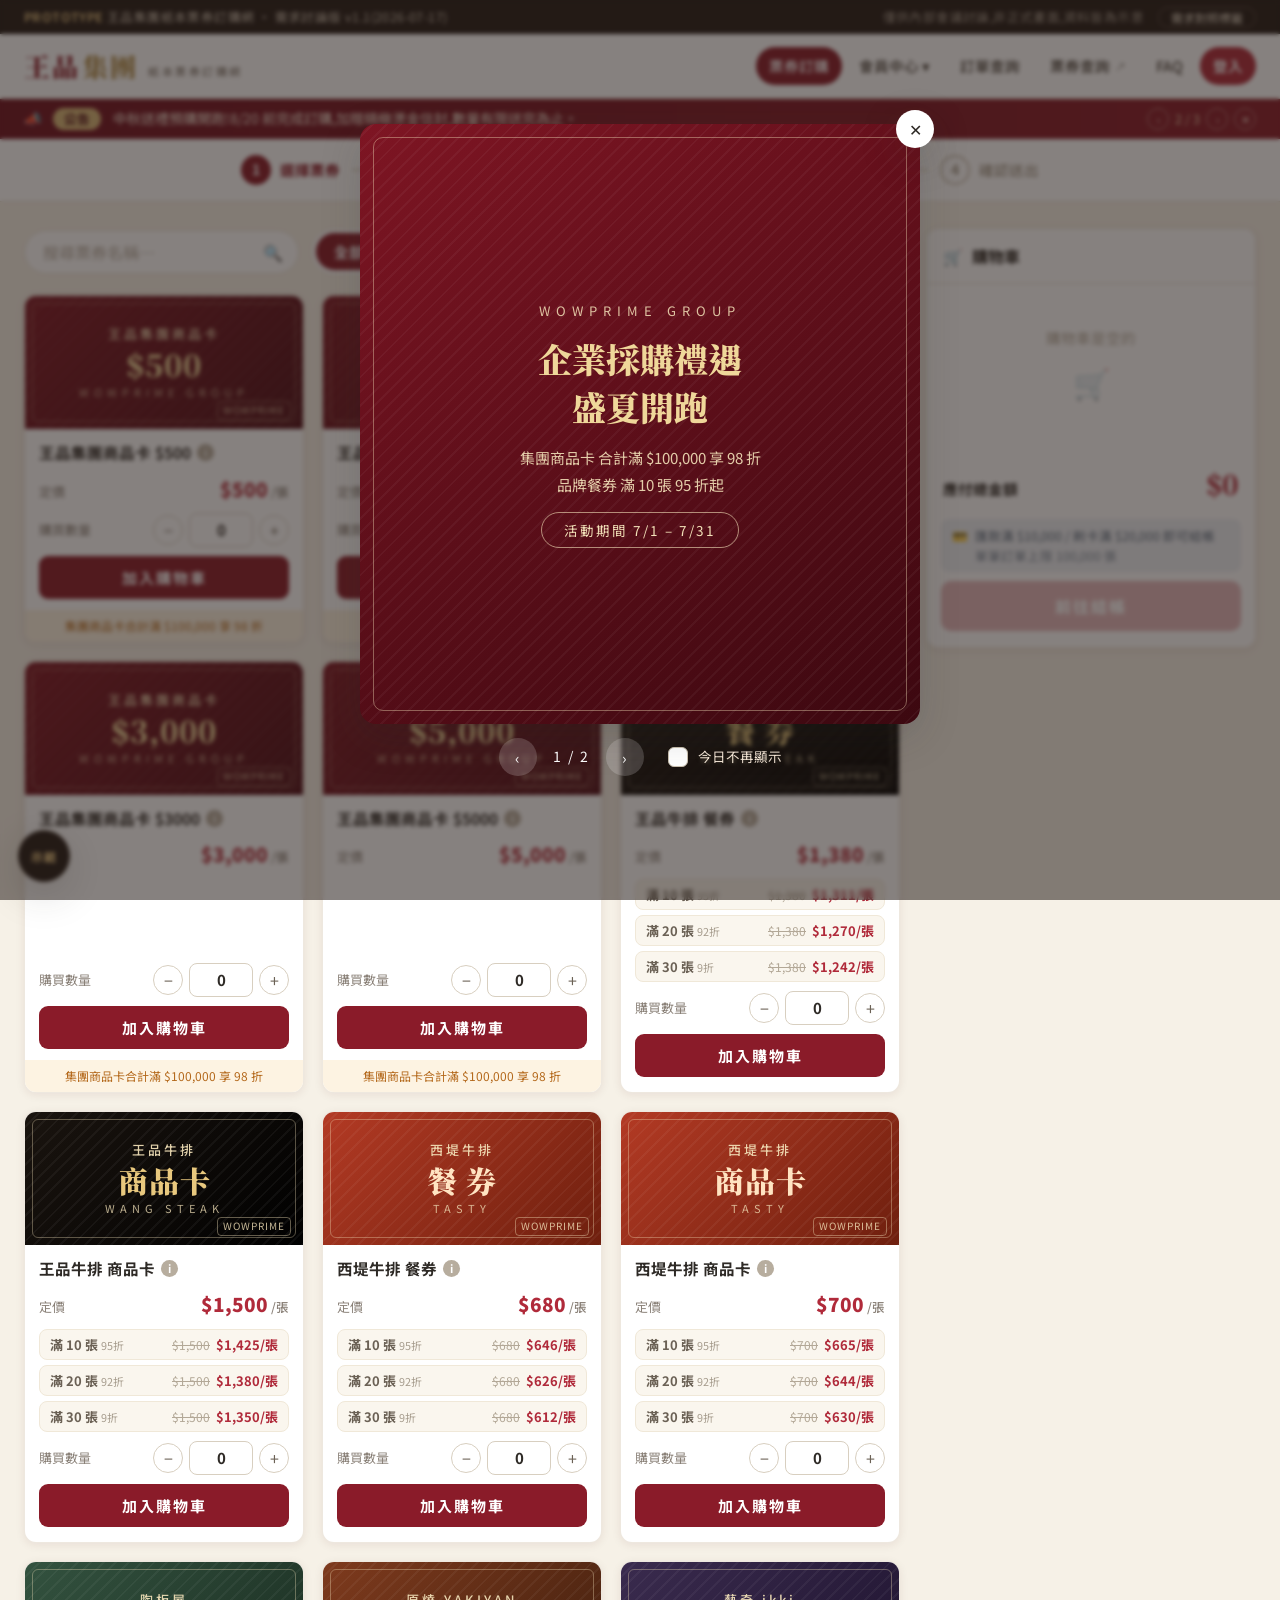
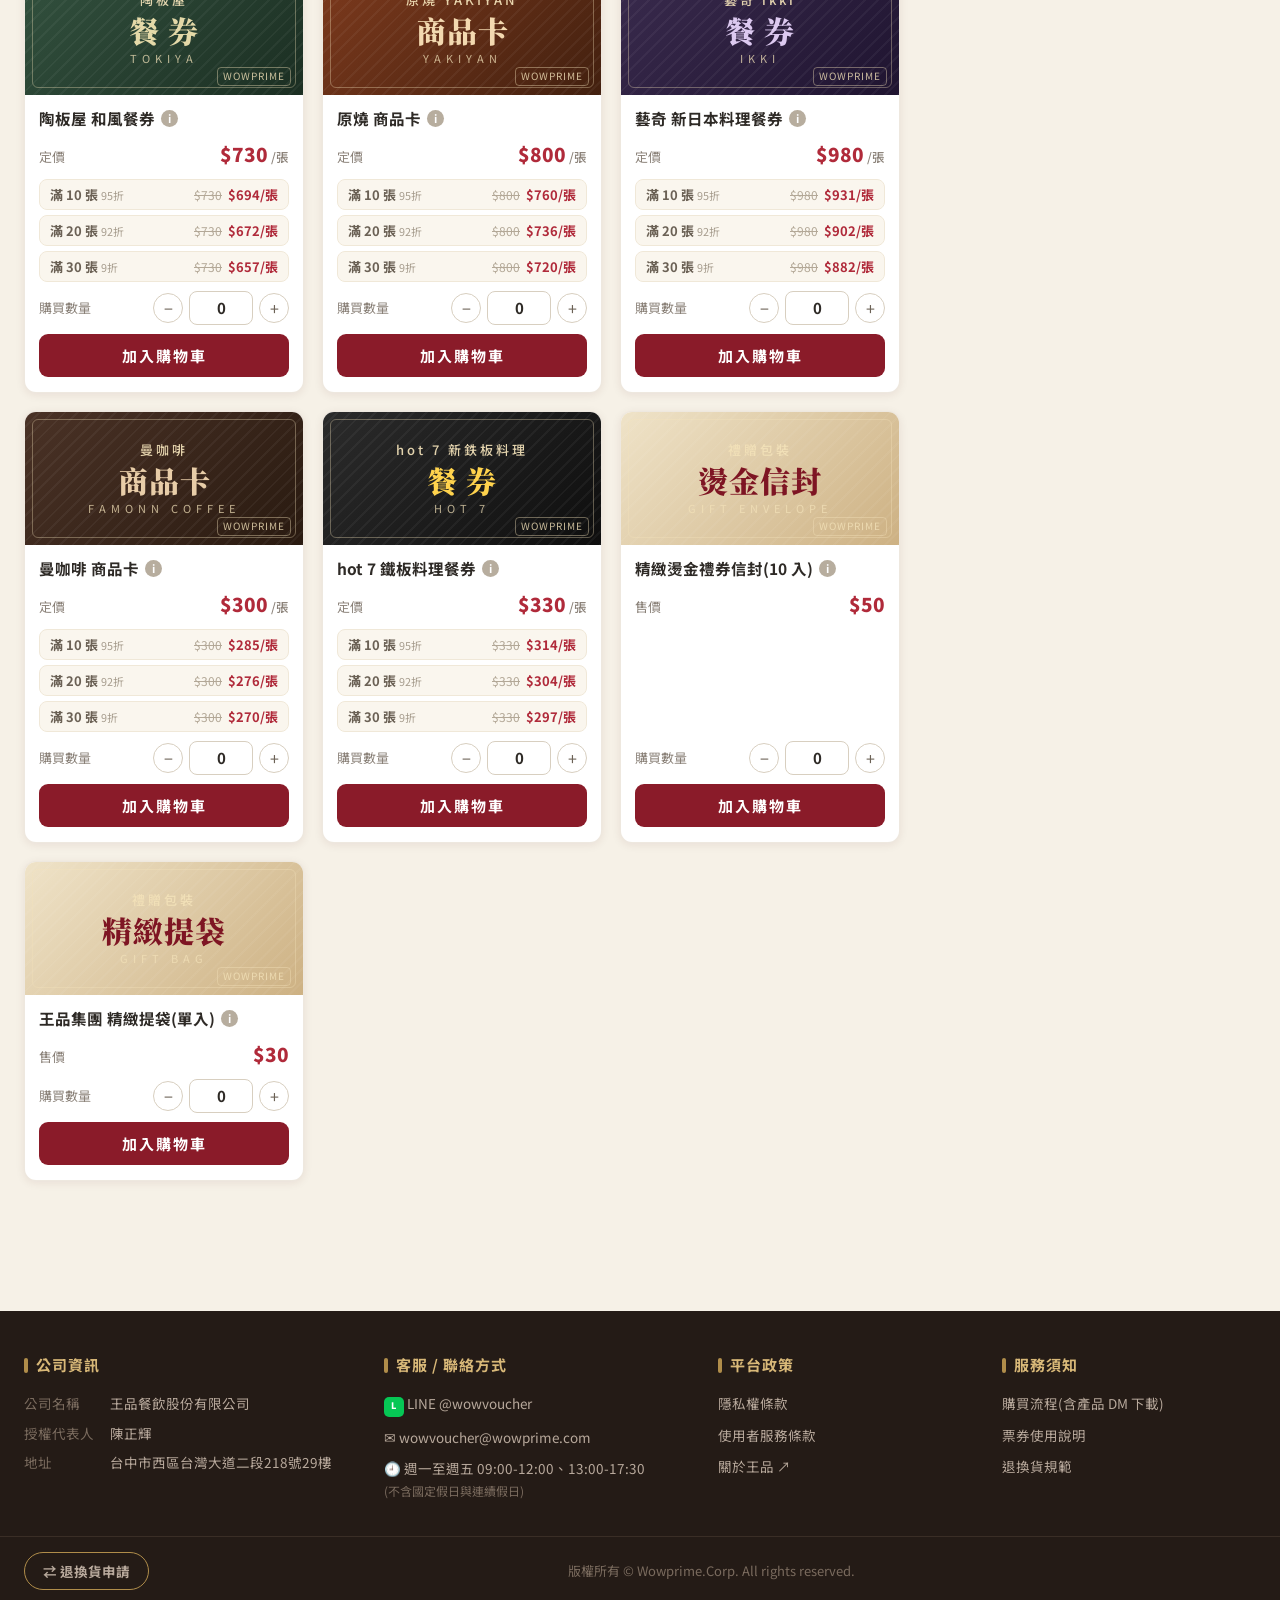
<file: 紙券_Prototype_20260717.html>
<!DOCTYPE html>
<html lang="zh-Hant-TW">
<head>
<meta charset="utf-8">
<meta name="viewport" content="width=device-width, initial-scale=1">
<title>王品集團紙本票券訂購網 | Prototype</title>
<link rel="preconnect" href="https://fonts.googleapis.com">
<link rel="preconnect" href="https://fonts.gstatic.com" crossorigin>
<link href="https://fonts.googleapis.com/css2?family=Noto+Sans+TC:wght@400;500;700;900&family=Noto+Serif+TC:wght@600;700;900&display=swap" rel="stylesheet">
<style>
/* ============ 基礎 ============ */
:root{
  --wine:#8A1B29; --wine-d:#701221; --wine-x:#4E0C16; --wine-bright:#B02A3A;
  --gold:#B08D4A; --gold-l:#D8B878; --gold-pale:#F3E7CC;
  --cream:#F6F1E7; --card:#FFFFFF;
  --ink:#2E2A26; --muted:#8A8178; --line:#E7DFD2;
  --orange:#E07B1F; --orange-bg:#FDF3E2;
  --ok:#2E7D46; --err:#C0392B; --info-bg:#EDF1F6; --info-ink:#5A6B7E;
  --shadow:0 2px 10px rgba(78,12,22,.08);
  --shadow-lg:0 12px 40px rgba(46,42,38,.18);
  --radius:12px;
}
*{box-sizing:border-box;margin:0;padding:0}
html{scroll-behavior:smooth}
body{font-family:'Noto Sans TC','PingFang TC','Microsoft JhengHei',sans-serif;background:var(--cream);color:var(--ink);font-size:16px;line-height:1.65;-webkit-font-smoothing:antialiased}
img{max-width:100%;display:block}
a{color:var(--wine);text-decoration:none}
a:hover{text-decoration:underline}
button{font-family:inherit;font-size:inherit;cursor:pointer;border:none;background:none;color:inherit}
input,select,textarea{font-family:inherit;font-size:16px;color:var(--ink)}
.serif{font-family:'Noto Serif TC','PMingLiU',serif}
.hidden{display:none!important}
.muted{color:var(--muted)}
.container{max-width:1280px;margin:0 auto;padding:0 24px}
::placeholder{color:#B9B0A4}

/* ============ 需求對照標籤 ============ */
[data-req]{position:relative}
body.show-req [data-req]::before{
  content:"需求 §" attr(data-req);
  position:absolute;top:-10px;left:-6px;z-index:60;
  background:#1F6FEB;color:#fff;font-size:11px;font-weight:700;letter-spacing:.5px;
  padding:2px 8px;border-radius:99px;box-shadow:0 2px 6px rgba(31,111,235,.4);
  font-family:'Noto Sans TC',sans-serif;white-space:nowrap;pointer-events:none;line-height:1.6;
}
body.show-req [data-req]{outline:1.5px dashed rgba(31,111,235,.55);outline-offset:4px;border-radius:6px}

/* ============ Prototype 頂條 ============ */
.proto-strip{background:#241B16;color:#CBBFAE;font-size:12.5px;letter-spacing:.4px;position:relative;z-index:70}
.proto-strip .container{display:flex;align-items:center;gap:14px;min-height:34px;flex-wrap:wrap}
.proto-strip b{color:var(--gold-l);font-weight:700}
.proto-strip .sp{flex:1}
.proto-btn{border:1px solid #5A4C3E;color:#E4D9C6;border-radius:99px;padding:1px 12px;font-size:12px;transition:.15s}
.proto-btn:hover,.proto-btn.on{background:var(--gold);border-color:var(--gold);color:#241B16}

/* ============ Header ============ */
.site-head{background:#fff;border-bottom:1px solid var(--line);position:sticky;top:0;z-index:50;box-shadow:0 1px 0 rgba(0,0,0,.02)}
.site-head .container{display:flex;align-items:center;gap:18px;min-height:64px}
.logo{display:flex;align-items:baseline;gap:2px;font-family:'Noto Serif TC',serif;font-size:26px;font-weight:900;letter-spacing:2px;white-space:nowrap;cursor:pointer}
.logo .l1{color:var(--wine)}
.logo .l2{color:var(--gold)}
.logo small{font-size:11px;letter-spacing:2.5px;color:var(--muted);font-family:'Noto Sans TC',sans-serif;font-weight:500;margin-left:8px;transform:translateY(-1px)}
.nav{margin-left:auto;display:flex;align-items:center;gap:4px;flex-wrap:wrap}
.nav .who{font-size:13.5px;color:var(--muted);margin-right:8px;display:flex;align-items:center;gap:6px}
.nav .who .dot{width:8px;height:8px;border-radius:99px;background:var(--ok)}
.nav-link{padding:7px 13px;border-radius:99px;font-size:14.5px;color:#4C453D;font-weight:500;transition:.15s;display:inline-flex;align-items:center;gap:5px;white-space:nowrap}
.nav-link:hover{background:var(--cream);text-decoration:none}
.nav-link.active{background:var(--wine);color:#fff}
.nav-link.pill-out{background:var(--wine-bright);color:#fff;font-weight:700}
.nav-link.pill-out:hover{background:var(--wine)}
.nav-link .ext{font-size:11px;opacity:.6}
.nav-item{position:relative}
.nav-drop{position:absolute;top:calc(100% + 6px);right:0;background:#fff;border:1px solid var(--line);border-radius:12px;box-shadow:var(--shadow-lg);min-width:230px;padding:8px;z-index:60;
  display:block;visibility:hidden;opacity:0;transform:translateY(6px);
  transition:opacity .16s ease,transform .16s ease,visibility 0s linear .28s}
.nav-drop::before{content:"";position:absolute;top:-12px;left:-12px;right:-12px;height:12px}
.nav-item:hover .nav-drop,.nav-item.open .nav-drop,.nav-drop:hover{visibility:visible;opacity:1;transform:none;transition:opacity .16s ease,transform .16s ease}
.nav-drop .dd{display:flex;width:100%;text-align:left;gap:10px;align-items:center;padding:10px 12px;border-radius:8px;font-size:14.5px;color:var(--ink)}
.nav-drop .dd:hover{background:var(--cream)}
.nav-drop .dd small{display:block;color:var(--muted);font-size:12px;line-height:1.4}
.nav-drop hr{border:none;border-top:1px solid var(--line);margin:6px 4px}
.nav-drop .dd.danger{color:var(--err)}
.hamb{display:none;margin-left:auto;width:42px;height:42px;border-radius:10px;border:1px solid var(--line);align-items:center;justify-content:center;font-size:20px;color:var(--wine)}

/* ============ 公告跑馬燈 ============ */
.marquee{background:linear-gradient(90deg,var(--wine-d),var(--wine));color:#F6E8D8;font-size:14px}
.marquee .container{display:flex;align-items:center;gap:12px;min-height:40px}
.marquee .tagchip{background:var(--gold-l);color:var(--wine-x);font-weight:700;font-size:12.5px;border-radius:99px;padding:1px 11px;flex:none}
.marquee .msg{flex:1;white-space:nowrap;overflow:hidden;text-overflow:ellipsis;animation:fadein .5s}
@keyframes fadein{from{opacity:0;transform:translateY(4px)}to{opacity:1;transform:none}}
.marquee .mq-ctl{display:flex;align-items:center;gap:6px;flex:none;font-size:12.5px;color:#E9CFA9}
.mq-btn{width:22px;height:22px;border-radius:99px;border:1px solid rgba(246,232,216,.45);color:#F6E8D8;font-size:11px;display:inline-flex;align-items:center;justify-content:center;transition:.15s}
.mq-btn:hover{background:rgba(255,255,255,.15)}

/* ============ 步驟指示列 ============ */
.steps-wrap{background:#fff;border-bottom:1px solid var(--line)}
.steps{display:flex;align-items:center;justify-content:center;gap:0;padding:16px 8px;max-width:860px;margin:0 auto}
.step{display:flex;align-items:center;gap:9px;flex:none}
.step .num{width:30px;height:30px;border-radius:99px;border:2px solid #CFC6B8;color:#A69C8D;display:flex;align-items:center;justify-content:center;font-weight:700;font-size:14px;background:#fff;transition:.2s}
.step .lbl{font-size:14.5px;color:#A69C8D;font-weight:500;white-space:nowrap}
.step.on .num{background:var(--wine);border-color:var(--wine);color:#fff}
.step.on .lbl{color:var(--wine);font-weight:700}
.step.done .num{background:var(--gold-pale);border-color:var(--gold);color:var(--gold)}
.step.done .lbl{color:var(--gold)}
.step-line{height:2px;background:#E3DACB;flex:1;max-width:110px;margin:0 12px}
.step-line.done{background:var(--gold)}

/* ============ 主版面 ============ */
main#app{min-height:62vh;padding-bottom:70px}
.view-pad{padding-top:26px}
.shop-grid{display:grid;grid-template-columns:minmax(0,1fr) 330px;gap:26px;align-items:start}
.page-title{font-family:'Noto Serif TC',serif;font-size:28px;font-weight:900;color:var(--wine);letter-spacing:1px;margin:6px 0 4px}
.page-sub{color:var(--muted);font-size:14.5px;margin-bottom:20px}
.sec-title{display:flex;align-items:center;gap:10px;font-size:18px;font-weight:700;color:var(--ink);margin:4px 0 14px}
.sec-title::before{content:"";width:5px;height:20px;border-radius:3px;background:var(--gold)}
.sec-title .cnt{font-size:12.5px;color:var(--muted);font-weight:500;background:var(--cream);border-radius:99px;padding:1px 10px}

/* ============ 商品工具列 ============ */
.toolbar{display:flex;align-items:center;gap:12px;flex-wrap:wrap;margin-bottom:20px}
.search-box{position:relative;flex:1;min-width:220px;max-width:330px}
.search-box input{width:100%;height:44px;border:1.5px solid var(--line);border-radius:99px;padding:0 42px 0 18px;background:#fff;transition:.15s}
.search-box input:focus{outline:none;border-color:var(--gold)}
.search-box .sic{position:absolute;right:16px;top:50%;transform:translateY(-50%);color:var(--muted)}
.cat-tabs{display:inline-flex;background:#fff;border:1px solid var(--line);border-radius:99px;padding:4px;gap:2px;flex-wrap:wrap}
.cat-tab{padding:8px 18px;border-radius:99px;font-size:14.5px;font-weight:500;color:#5C544A;transition:.15s;white-space:nowrap}
.cat-tab:hover{color:var(--wine)}
.cat-tab.on{background:var(--wine);color:#fff;font-weight:700}
.brand-tabs{display:flex;gap:8px;flex-wrap:wrap;margin:-6px 0 18px}
.brand-tab{padding:5px 15px;border-radius:99px;border:1.5px solid var(--line);background:#fff;font-size:13.5px;color:#5C544A;transition:.15s}
.brand-tab:hover{border-color:var(--gold)}
.brand-tab.on{border-color:var(--wine);color:var(--wine);font-weight:700;background:#FDF7F2}
.dm-btn{margin-left:auto;display:inline-flex;align-items:center;gap:8px;border:1.5px solid var(--wine);color:var(--wine);border-radius:99px;padding:9px 18px;font-size:14.5px;font-weight:700;background:#fff;transition:.15s;white-space:nowrap}
.dm-btn:hover{background:var(--wine);color:#fff}

/* ============ 商品卡片 ============ */
.prod-grid{display:grid;grid-template-columns:repeat(auto-fill,minmax(228px,1fr));gap:18px}
.prod-card{background:var(--card);border-radius:var(--radius);box-shadow:var(--shadow);overflow:hidden;display:flex;flex-direction:column;border:1px solid rgba(231,223,210,.7);transition:.18s}
.prod-card:hover{transform:translateY(-3px);box-shadow:0 10px 26px rgba(78,12,22,.14)}
.vart{position:relative;aspect-ratio:23/11;display:flex;flex-direction:column;align-items:center;justify-content:center;gap:2px;color:#F3E2B9;overflow:hidden;
  background-image:repeating-linear-gradient(-45deg,rgba(255,255,255,.045) 0 2px,transparent 2px 9px),linear-gradient(135deg,var(--v1,#7E1523),var(--v2,#4E0C16));}
.vart::after{content:"";position:absolute;inset:7px;border:1px solid rgba(243,226,185,.35);border-radius:6px;pointer-events:none}
.vart .b{font-size:13px;letter-spacing:3px;opacity:.92;font-weight:500}
.vart .v{font-family:'Noto Serif TC',serif;font-size:30px;font-weight:900;letter-spacing:1px;color:var(--vt,#EFD79A);line-height:1.15}
.vart .k{font-size:11px;letter-spacing:5px;opacity:.75}
.vart .seal{position:absolute;right:12px;bottom:9px;font-size:10px;letter-spacing:1px;border:1px solid rgba(243,226,185,.5);border-radius:4px;padding:0 5px;opacity:.8}
.prod-body{padding:13px 14px 15px;display:flex;flex-direction:column;gap:9px;flex:1}
.prod-name{font-size:15.5px;font-weight:700;color:var(--ink);display:flex;align-items:center;gap:6px;cursor:pointer;line-height:1.4}
.prod-name:hover{color:var(--wine)}
.prod-name .info{flex:none;width:17px;height:17px;border-radius:99px;background:#B7AD9E;color:#fff;font-size:11px;display:inline-flex;align-items:center;justify-content:center;font-weight:700}
.price-line{display:flex;align-items:baseline;justify-content:space-between;gap:8px}
.price-line .plabel{font-size:13px;color:var(--muted)}
.price-line .pnow{font-size:19px;font-weight:900;color:var(--wine-bright);white-space:nowrap}
.price-line .porig{font-size:13.5px;color:#B3A897;text-decoration:line-through;margin-right:7px;font-weight:400}
.price-line .per{font-size:12.5px;font-weight:500;color:var(--muted)}
.ladder{display:flex;flex-direction:column;gap:5px}
.lad-row{display:flex;align-items:center;justify-content:space-between;background:#FAF6EE;border:1px solid #F0E8D8;border-radius:8px;padding:5px 10px;font-size:13px;cursor:pointer;transition:.15s}
.lad-row:hover{border-color:var(--gold);background:var(--gold-pale)}
.lad-row.hit{border-color:var(--orange);background:var(--orange-bg);box-shadow:0 0 0 1px var(--orange) inset}
.lad-row .lq{font-weight:700;color:#6B6155}
.lad-row .lp{color:var(--wine-bright);font-weight:700}
.lad-row .lo{color:#B3A897;text-decoration:line-through;font-weight:400;margin-right:6px;font-size:12px}
.qty-row{display:flex;align-items:center;gap:8px;margin-top:auto}
.qty-row .qlabel{font-size:13px;color:var(--muted);flex:none}
.stepper{display:flex;align-items:center;gap:6px;margin-left:auto}
.st-btn{width:30px;height:30px;border-radius:99px;border:1.5px solid #D8CFC0;color:#6B6155;font-size:16px;display:inline-flex;align-items:center;justify-content:center;background:#fff;transition:.15s;line-height:1}
.st-btn:hover{border-color:var(--wine);color:var(--wine)}
.qty-in{width:64px;height:34px;text-align:center;border:1.5px solid #D8CFC0;border-radius:8px;font-weight:700;font-size:15px}
.qty-in:focus{outline:none;border-color:var(--gold)}
.add-btn{width:100%;background:var(--wine);color:#fff;font-weight:700;font-size:15px;border-radius:9px;padding:11px 0;letter-spacing:2px;transition:.15s}
.add-btn:hover{background:var(--wine-d)}
.prod-note{background:var(--orange-bg);color:#B4691C;font-size:12px;text-align:center;padding:6px 8px;margin:0 -14px -15px;margin-top:2px}
.empty-hint{grid-column:1/-1;text-align:center;color:var(--muted);padding:60px 0;font-size:15px}

/* ============ 購物車 ============ */
.cart-aside{position:sticky;top:150px}
.cart-box{background:var(--card);border-radius:var(--radius);box-shadow:var(--shadow);border:1px solid rgba(231,223,210,.7);overflow:hidden}
.cart-head{display:flex;align-items:center;gap:9px;padding:14px 16px;border-bottom:1px solid var(--line);font-weight:700;font-size:16px}
.cart-head .cic{color:var(--gold)}
.cart-head .n{margin-left:auto;font-size:12.5px;color:var(--muted);font-weight:500}
.cart-empty{padding:42px 10px;text-align:center;color:#B7AD9E;font-size:14.5px}
.cart-empty .big{font-size:30px;margin-top:8px;opacity:.5}
.cart-items{max-height:300px;overflow:auto}
.ci{padding:12px 16px;border-bottom:1px dashed var(--line)}
.ci .t{display:flex;justify-content:space-between;gap:8px;font-size:14.5px;font-weight:700}
.ci .meta{font-size:12.5px;color:var(--muted);margin-top:2px;display:flex;align-items:center;gap:6px}
.ci .meta .orig-strike{text-decoration:line-through}
.ci .row2{display:flex;align-items:center;justify-content:space-between;margin-top:4px}
.ci .amt{font-weight:900;font-size:15.5px}
.ci .amt.disc{color:var(--orange)}
.ci .rm{font-size:12.5px;color:#B7AD9E;transition:.15s}
.ci .rm:hover{color:var(--err)}
.promo-tg{width:100%;display:flex;align-items:center;justify-content:space-between;padding:11px 16px;font-size:14px;font-weight:700;color:#6B5E4E;background:#FBF8F1;border-top:1px solid var(--line);border-bottom:1px solid var(--line)}
.promo-tg .ar{transition:.2s;font-size:12px;color:var(--gold)}
.promo-tg.open .ar{transform:rotate(90deg)}
.promo-tg .pc{color:var(--orange);margin-left:4px}
.promo-list{padding:10px 14px;display:flex;flex-direction:column;gap:7px;background:#FBF8F1}
.promo-badge{background:var(--orange);color:#fff;font-size:12.5px;border-radius:8px;padding:7px 11px;line-height:1.5;box-shadow:0 2px 6px rgba(224,123,31,.3)}
.save-bar{margin:12px 14px 0;background:var(--orange-bg);border:1px dashed #EFC08A;color:#C06A14;font-size:13.5px;font-weight:700;text-align:center;border-radius:8px;padding:7px 8px}
.cart-total{display:flex;align-items:baseline;justify-content:space-between;padding:12px 16px 4px}
.cart-total .lb{font-size:14.5px;font-weight:700}
.cart-total .v{font-family:'Noto Serif TC',serif;font-size:27px;font-weight:900;color:var(--wine-bright)}
.pay-hint{margin:9px 14px;background:var(--info-bg);color:var(--info-ink);font-size:12.5px;border-radius:8px;padding:7px 11px;display:flex;gap:7px;align-items:flex-start;line-height:1.55}
.min-warn{margin:0 14px 6px;color:var(--err);font-size:12.5px;text-align:center;font-weight:500}
.cta-btn{display:block;margin:6px 14px 16px;width:calc(100% - 28px);background:linear-gradient(135deg,#C23A46,var(--wine));color:#fff;font-size:16px;font-weight:900;letter-spacing:3px;border-radius:10px;padding:13px 0;box-shadow:0 6px 16px rgba(138,27,41,.35);transition:.18s;text-align:center}
.cta-btn:hover{filter:brightness(1.07)}
.cta-btn:disabled{background:#E5B9BD;box-shadow:none;cursor:not-allowed;letter-spacing:2px}
.cart-fab{display:none}
</style>
<style>
/* ============ 面板/表單 ============ */
.panel{background:var(--card);border-radius:var(--radius);box-shadow:var(--shadow);border:1px solid rgba(231,223,210,.7);padding:22px 24px;margin-bottom:18px}
.panel-title{display:flex;align-items:center;gap:10px;font-size:17px;font-weight:700;margin-bottom:16px}
.panel-title::before{content:"";width:5px;height:19px;border-radius:3px;background:var(--gold)}
.panel-title .opt{font-size:12.5px;color:var(--muted);font-weight:400}
.panel-title .lock-chip{margin-left:auto;font-size:12.5px;background:var(--cream);color:#6B6155;border-radius:99px;padding:2px 12px;font-weight:500}
.form-grid{display:grid;grid-template-columns:1fr 1fr;gap:14px 18px}
.form-grid .full{grid-column:1/-1}
.field label{display:block;font-size:13.5px;font-weight:700;color:#55504A;margin-bottom:6px}
.field label .req{color:var(--err);margin-right:2px}
.field label .why{font-weight:400;color:var(--muted);font-size:12px;margin-left:6px}
.in,.sel,textarea.in{width:100%;height:44px;border:1.5px solid #DCD3C4;border-radius:9px;padding:0 13px;background:#fff;transition:.15s}
textarea.in{height:auto;padding:10px 13px;resize:vertical}
.in:focus,.sel:focus,textarea.in:focus{outline:none;border-color:var(--gold);box-shadow:0 0 0 3px rgba(176,141,74,.14)}
.in[readonly]{background:#F4EFE6;color:#7A7166;border-style:dashed}
.in.err,.sel.err{border-color:var(--err);box-shadow:0 0 0 3px rgba(192,57,43,.12)}
.in.okv{border-color:var(--ok)}
.sel{appearance:none;background-image:url("data:image/svg+xml,%3Csvg xmlns='http://www.w3.org/2000/svg' width='11' height='7'%3E%3Cpath d='M1 1l4.5 4L10 1' stroke='%238A8178' stroke-width='1.6' fill='none' stroke-linecap='round'/%3E%3C/svg%3E");background-repeat:no-repeat;background-position:right 13px center;padding-right:34px}
.help{font-size:12.5px;color:var(--muted);margin-top:5px;line-height:1.5}
.help.gray{color:#A79D8F}
.fmsg{font-size:12.5px;margin-top:5px;display:none;line-height:1.5}
.fmsg.show{display:block}
.fmsg.bad{color:var(--err)}
.fmsg.good{color:var(--ok)}
.tel-3{display:flex;gap:8px;align-items:center}
.tel-3 .in{text-align:center}
.tel-3 .t1{width:76px;flex:none}
.tel-3 .t2{flex:1;min-width:0}
.tel-3 .t3{width:86px;flex:none}
.tel-3 .sep{color:#B7AD9E;flex:none}
.mob-wrap{display:flex;align-items:stretch}
.mob-wrap .cc{flex:none;display:flex;align-items:center;border:1.5px solid #DCD3C4;border-right:none;border-radius:9px 0 0 9px;background:#F4EFE6;color:#6B6155;font-size:14px;padding:0 11px;font-weight:700}
.mob-wrap .in{border-radius:0 9px 9px 0}
.id-switch{display:inline-flex;background:#F1EADC;border-radius:11px;padding:4px;gap:4px;margin-bottom:4px}
.id-btn{padding:9px 22px;border-radius:8px;font-size:14.5px;font-weight:700;color:#7A7166;transition:.15s}
.id-btn.on{background:var(--wine);color:#fff;box-shadow:0 3px 8px rgba(138,27,41,.3)}
.check-row{display:flex;align-items:flex-start;gap:10px;font-size:14px;line-height:1.6;cursor:pointer;padding:2px 0}
.check-row input{appearance:none;-webkit-appearance:none;width:20px;height:20px;margin-top:1px;flex:none;cursor:pointer;
  border:1.5px solid #C9BFAE;border-radius:6px;background:#fff;display:inline-grid;place-content:center;
  transition:border-color .15s,background .15s,box-shadow .15s}
.check-row input::before{content:"";width:12px;height:12px;background:#fff;transform:scale(0);transition:transform .15s ease-out;
  clip-path:polygon(14% 44%,0 65%,50% 100%,100% 16%,80% 0%,43% 62%)}
.check-row:hover input{border-color:var(--gold)}
.check-row input:checked{background:var(--wine);border-color:var(--wine);box-shadow:0 2px 6px rgba(138,27,41,.25)}
.check-row input:checked::before{transform:scale(1)}
.check-row input:focus-visible{outline:none;box-shadow:0 0 0 3px rgba(176,141,74,.28)}
.check-row.pol{background:#FBF8F1;border:1px solid var(--line);border-radius:9px;padding:11px 13px;transition:border-color .15s,background .15s,box-shadow .15s}
.check-row.pol:hover{border-color:var(--gold)}
.check-row.pol:has(input:checked){border-color:var(--wine);background:#FDF9F5;box-shadow:0 0 0 1px var(--wine) inset}
.radio-cards{display:grid;grid-template-columns:repeat(auto-fit,minmax(200px,1fr));gap:12px}
.rcard{border:1.5px solid var(--line);border-radius:11px;padding:15px 16px;cursor:pointer;background:#fff;transition:.15s;position:relative}
.rcard:hover{border-color:var(--gold)}
.rcard.on{border-color:var(--wine);box-shadow:0 0 0 1.5px var(--wine) inset;background:#FDF9F5}
.rcard.disabled{opacity:.5;cursor:not-allowed;background:#F7F3EA}
.rcard .rt{font-weight:700;font-size:15.5px;display:flex;align-items:center;gap:8px}
.rcard .rt .ic{color:var(--gold);font-size:17px}
.rcard .rd{font-size:12.5px;color:var(--muted);margin-top:5px;line-height:1.55}
.rcard .badge-tr{position:absolute;top:-9px;right:12px;background:var(--gold);color:#fff;font-size:11px;font-weight:700;border-radius:99px;padding:1px 10px}
.rcard .rwarn{margin-top:6px;font-size:12px;color:var(--err);font-weight:500}
.fold-link{color:var(--wine);font-size:13.5px;cursor:pointer;display:inline-flex;align-items:center;gap:6px;font-weight:500}
.fold-link:hover{text-decoration:underline}
.fold-link .ar{font-size:11px;transition:.2s}
.fold-link.open .ar{transform:rotate(90deg)}
.fold-body{margin-top:10px;background:#FBF8F1;border:1px dashed var(--line);border-radius:10px;padding:14px}
.btn{display:inline-flex;align-items:center;justify-content:center;gap:8px;border-radius:10px;font-weight:700;transition:.16s;white-space:nowrap}
.btn-main{background:var(--wine);color:#fff;padding:12px 34px;font-size:15.5px;letter-spacing:2px}
.btn-main:hover{background:var(--wine-d)}
.btn-main:disabled{background:#D9C2C5;cursor:not-allowed}
.btn-sub{border:1.5px solid #CFC6B8;color:#6B6155;padding:11px 26px;font-size:15px;background:#fff}
.btn-sub:hover{border-color:var(--wine);color:var(--wine)}
.btn-sm{padding:7px 16px;font-size:13.5px;border-radius:8px}
.btn-gold{background:var(--gold);color:#fff;padding:10px 22px;font-size:14px}
.btn-gold:hover{background:#9A7A3C}
.btn-line{background:#06C755;color:#fff;padding:12px 28px;font-size:15px;width:100%}
.btn-line:hover{background:#05B34C}
.btn-danger-o{border:1.5px solid #E4B6B0;color:var(--err);background:#fff;padding:9px 20px;font-size:14px}
.btn-danger-o:hover{background:#FDF3F1;border-color:var(--err)}
.form-foot{display:flex;justify-content:space-between;align-items:center;gap:14px;margin-top:22px;flex-wrap:wrap}
.line-ic{display:inline-flex;align-items:center;justify-content:center;width:20px;height:20px;border-radius:5px;background:#06C755;color:#fff;font-size:9px;font-weight:900;letter-spacing:0;flex:none}

/* ============ 登入/註冊 ============ */
.auth-wrap{max-width:460px;margin:34px auto 0}
.auth-card{background:var(--card);border-radius:16px;box-shadow:var(--shadow-lg);border:1px solid rgba(231,223,210,.8);overflow:hidden}
.auth-tabs{display:flex;border-bottom:1px solid var(--line)}
.auth-tab{flex:1;text-align:center;padding:15px 0;font-size:16px;font-weight:700;color:#A69C8D;background:#FBF8F1;transition:.15s}
.auth-tab.on{color:var(--wine);background:#fff;box-shadow:inset 0 -3px 0 var(--wine)}
.auth-body{padding:26px 28px 30px;display:flex;flex-direction:column;gap:15px}
.or-sep{display:flex;align-items:center;gap:12px;color:#B7AD9E;font-size:12.5px}
.or-sep::before,.or-sep::after{content:"";height:1px;background:var(--line);flex:1}
.pw-rules{display:flex;flex-direction:column;gap:3px;font-size:12.5px;color:var(--muted);background:#FBF8F1;border-radius:9px;padding:9px 12px}
.pw-rules .r::before{content:"○ ";color:#C9BFAE}
.pw-rules .r.ok{color:var(--ok)}
.pw-rules .r.ok::before{content:"✓ ";color:var(--ok)}
.demo-hint{background:#FFF9E8;border:1px dashed #E3C875;border-radius:9px;padding:9px 13px;font-size:12.5px;color:#8A6D1F;line-height:1.6}
.auth-links{display:flex;justify-content:space-between;align-items:center;font-size:13.5px}
.code-row{display:flex;gap:10px}
.code-row .in{flex:1;letter-spacing:6px;text-align:center;font-weight:700;font-size:18px}
.count-btn{flex:none;border:1.5px solid var(--gold);color:var(--gold);border-radius:9px;padding:0 16px;font-size:13.5px;font-weight:700}
.count-btn:disabled{border-color:#D8CFC0;color:#B7AD9E;cursor:not-allowed}
.lock-note{background:#FDF3F1;border:1px solid #F0CCC5;color:var(--err);border-radius:9px;padding:10px 13px;font-size:13.5px;line-height:1.6}

/* ============ 訂單查詢 ============ */
.filter-bar{display:flex;gap:12px;align-items:flex-end;flex-wrap:wrap}
.filter-bar .field{min-width:150px}
.filter-bar .field.grow{flex:1;min-width:230px}
.date-pair{display:flex;align-items:center;gap:8px}
.date-pair .in{width:145px}
.order-card{background:var(--card);border-radius:var(--radius);box-shadow:var(--shadow);border:1px solid rgba(231,223,210,.7);padding:16px 20px;margin-bottom:13px;display:flex;gap:18px;align-items:center;flex-wrap:wrap;position:relative;transition:.15s}
.order-card:hover{box-shadow:0 8px 22px rgba(78,12,22,.12)}
.order-card .oc-main{flex:1;min-width:240px;cursor:pointer}
.order-card .oid{font-size:13px;color:var(--muted);display:flex;align-items:center;gap:8px;flex-wrap:wrap}
.order-card .oname{font-size:15.5px;font-weight:700;margin:3px 0 2px;line-height:1.5}
.order-card .odate{font-size:12.5px;color:var(--muted)}
.oc-amt{font-family:'Noto Serif TC',serif;font-size:20px;font-weight:900;color:var(--ink);min-width:110px;text-align:right}
.oc-side{display:flex;flex-direction:column;align-items:flex-end;gap:7px;min-width:150px}
.paynow-btn{background:var(--wine-bright);color:#fff;border-radius:8px;padding:8px 18px;font-size:13.5px;font-weight:700}
.paynow-btn:hover{background:var(--wine)}
.deadline{font-size:11.5px;color:var(--err)}
.st-badge{display:inline-flex;align-items:center;gap:5px;border-radius:99px;padding:3px 12px;font-size:12.5px;font-weight:700;white-space:nowrap}
.st-badge::before{content:"";width:7px;height:7px;border-radius:99px;background:currentColor}
.st-待付款{background:#FDF3DC;color:#B07A10}
.st-待配送{background:#E7EEF9;color:#3563A8}
.st-配送中{background:#E4F2F0;color:#1F7A6D}
.st-已完成{background:#E7F2E5;color:#2E7D46}
.st-未簽收{background:#FCEBE2;color:#C05621}
.st-已取消{background:#EFECE6;color:#8A8178}
.ret-flag{position:absolute;top:-1px;left:18px;background:var(--orange);color:#fff;font-size:11px;font-weight:700;border-radius:0 0 7px 7px;padding:2px 10px;box-shadow:0 2px 5px rgba(224,123,31,.35)}
.pager{display:flex;align-items:center;justify-content:center;gap:8px;margin-top:20px;flex-wrap:wrap}
.pg-btn{min-width:34px;height:34px;border-radius:8px;border:1.5px solid var(--line);background:#fff;font-size:13.5px;color:#6B6155;display:inline-flex;align-items:center;justify-content:center;padding:0 8px}
.pg-btn.on{background:var(--wine);border-color:var(--wine);color:#fff;font-weight:700}
.pg-size{margin-left:14px;display:flex;align-items:center;gap:7px;font-size:13px;color:var(--muted)}
.pg-size .sel{height:34px;width:auto;padding:0 30px 0 10px;font-size:13px}

/* ============ 訂單詳情/手風琴 ============ */
.acc{background:var(--card);border-radius:var(--radius);box-shadow:var(--shadow);border:1px solid rgba(231,223,210,.7);margin-bottom:13px;overflow:hidden}
.acc-h{width:100%;display:flex;align-items:center;gap:11px;padding:15px 20px;font-size:15.5px;font-weight:700;text-align:left}
.acc-h:hover{background:#FDFBF6}
.acc-h .ic{color:var(--gold);flex:none}
.acc-h .ar{margin-left:auto;color:#B7AD9E;font-size:12px;transition:.2s;flex:none}
.acc.open .acc-h .ar{transform:rotate(180deg)}
.acc-b{display:none;padding:4px 20px 19px;border-top:1px dashed var(--line)}
.acc.open .acc-b{display:block}
.kv{display:grid;grid-template-columns:130px 1fr;gap:9px 14px;font-size:14.5px;padding-top:12px}
.kv .k{color:var(--muted)}
.kv .v{font-weight:500;word-break:break-all}
.kv .v b.money{font-family:'Noto Serif TC',serif;font-size:18px;color:var(--wine-bright)}
.tl{list-style:none;padding:14px 0 0 6px}
.tl li{position:relative;padding:0 0 20px 24px;border-left:2px solid #E8E0D1;margin-left:6px}
.tl li:last-child{border-left-color:transparent;padding-bottom:4px}
.tl li::before{content:"";position:absolute;left:-7px;top:2px;width:12px;height:12px;border-radius:99px;background:#D8CFC0;border:2.5px solid #fff;box-shadow:0 0 0 1.5px #D8CFC0}
.tl li.now::before{background:var(--wine);box-shadow:0 0 0 1.5px var(--wine)}
.tl .tt{font-weight:700;font-size:14.5px}
.tl .td{font-size:12.5px;color:var(--muted);margin-top:1px}
.tl .tx{font-size:13px;color:#6B6155;margin-top:3px;background:#FBF8F1;border-radius:7px;padding:6px 10px;display:inline-block}
.inv-tip{font-size:12.5px;color:var(--muted);background:#FBF8F1;border-radius:8px;padding:8px 12px;margin-top:10px;line-height:1.6}

/* ============ 通用彈窗 ============ */
.ovl{position:fixed;inset:0;background:rgba(36,27,22,.55);backdrop-filter:blur(2px);z-index:100;display:flex;align-items:center;justify-content:center;padding:20px;animation:fadein .18s}
.dlg{background:#fff;border-radius:16px;box-shadow:var(--shadow-lg);width:100%;max-width:520px;max-height:88vh;overflow:auto;position:relative;animation:pop .2s}
@keyframes pop{from{transform:scale(.96);opacity:0}to{transform:none;opacity:1}}
.dlg-h{display:flex;align-items:center;gap:10px;padding:17px 22px;border-bottom:1px solid var(--line);font-size:16.5px;font-weight:700;position:sticky;top:0;background:#fff;z-index:2}
.dlg-h .x{margin-left:auto;width:32px;height:32px;border-radius:99px;color:#A69C8D;font-size:17px;display:flex;align-items:center;justify-content:center}
.dlg-h .x:hover{background:var(--cream);color:var(--ink)}
.dlg-b{padding:20px 22px}
.dlg-f{display:flex;justify-content:flex-end;gap:10px;padding:14px 22px 20px}
.dlg.wide{max-width:760px}
.dlg.prod{max-width:680px}
.prod-hero{aspect-ratio:23/9;border-radius:12px;margin-bottom:18px}
.spec-title{font-size:14.5px;font-weight:900;color:var(--wine);margin:16px 0 8px;letter-spacing:1px}
.spec-list{font-size:14px;color:#55504A;line-height:1.9;padding-left:20px}
.board-dlg{max-width:min(560px,calc((100vh - 150px)*14/15));background:transparent;box-shadow:none;overflow:visible}
.board-img{border-radius:16px;aspect-ratio:14/15;display:flex;flex-direction:column;align-items:center;justify-content:center;gap:14px;color:#F3E2B9;text-align:center;padding:34px;box-shadow:var(--shadow-lg);position:relative;overflow:hidden;
  background-image:repeating-linear-gradient(-45deg,rgba(255,255,255,.04) 0 2px,transparent 2px 10px),linear-gradient(150deg,#7E1523,#3C0810)}
.board-img::after{content:"";position:absolute;inset:13px;border:1.5px solid rgba(243,226,185,.4);border-radius:10px;pointer-events:none}
.board-img .b1{font-size:13px;letter-spacing:6px;opacity:.85}
.board-img .b2{font-family:'Noto Serif TC',serif;font-size:34px;font-weight:900;line-height:1.4;color:#EFD79A}
.board-img .b3{font-size:15px;opacity:.9;line-height:1.8}
.board-img .b4{border:1px solid rgba(243,226,185,.6);border-radius:99px;padding:6px 22px;font-size:13.5px;letter-spacing:2px}
.board-ctl{display:flex;align-items:center;justify-content:center;gap:16px;margin-top:14px;color:#fff}
.bd-btn{width:38px;height:38px;border-radius:99px;background:rgba(255,255,255,.18);color:#fff;font-size:15px;display:flex;align-items:center;justify-content:center;transition:.15s}
.bd-btn:hover{background:rgba(255,255,255,.32)}
.board-cnt{font-size:14px;letter-spacing:2px}
.board-x{position:absolute;top:-14px;right:-14px;width:38px;height:38px;border-radius:99px;background:#fff;color:var(--ink);font-size:16px;display:flex;align-items:center;justify-content:center;box-shadow:var(--shadow-lg);z-index:2}
.board-skip{align-items:center;margin-left:8px;padding:0;color:#F6E8D8;font-size:13.5px;text-shadow:0 1px 4px rgba(0,0,0,.35);white-space:nowrap}
.board-skip input{margin-top:0}

/* ============ 行事曆 ============ */
.cal-pop{position:absolute;z-index:120;background:#fff;border-radius:14px;box-shadow:var(--shadow-lg);border:1px solid var(--line);padding:14px;width:308px}
.cal-h{display:flex;align-items:center;justify-content:space-between;margin-bottom:10px}
.cal-h .m{font-weight:900;font-size:15px;letter-spacing:1px}
.cal-nav{width:30px;height:30px;border-radius:8px;border:1px solid var(--line);color:#6B6155;display:flex;align-items:center;justify-content:center}
.cal-nav:disabled{opacity:.3;cursor:not-allowed}
.cal-g{display:grid;grid-template-columns:repeat(7,1fr);gap:3px;text-align:center}
.cal-g .wd{font-size:11.5px;color:var(--muted);padding:4px 0;font-weight:700}
.cal-d{height:36px;border-radius:8px;font-size:13.5px;display:flex;align-items:center;justify-content:center;color:var(--ink)}
.cal-d:hover:not(:disabled){background:var(--gold-pale)}
.cal-d:disabled{color:#CFC6B8;cursor:not-allowed;text-decoration:line-through;text-decoration-color:rgba(207,198,184,.6)}
.cal-d.pick{background:var(--wine);color:#fff;font-weight:700}
.cal-note{font-size:11.5px;color:var(--muted);margin-top:9px;line-height:1.6;border-top:1px dashed var(--line);padding-top:8px}

/* ============ 模擬銀行頁 ============ */
.bank-stage{background:#EDEFF2;min-height:70vh;padding:40px 20px}
.bank-card{max-width:480px;margin:0 auto;background:#fff;border-radius:10px;box-shadow:0 6px 24px rgba(30,40,60,.14);overflow:hidden;font-family:Arial,'Noto Sans TC',sans-serif}
.bank-h{background:#123C69;color:#fff;padding:16px 22px;display:flex;align-items:center;gap:10px}
.bank-h .blogo{font-weight:900;font-size:17px;letter-spacing:1px}
.bank-h .sim{margin-left:auto;font-size:11px;background:rgba(255,255,255,.2);border-radius:99px;padding:2px 10px}
.bank-b{padding:24px 26px;display:flex;flex-direction:column;gap:14px}
.bank-amt{background:#F2F6FA;border-radius:9px;padding:12px 16px;display:flex;justify-content:space-between;align-items:center;font-size:14px;color:#456}
.bank-amt b{font-size:21px;color:#123C69}
.bank-b .in{border-color:#C6CFDA;border-radius:7px}
.bank-btn{background:#1B5EA8;color:#fff;border-radius:7px;padding:13px 0;font-weight:700;font-size:15.5px;width:100%}
.bank-btn:hover{background:#123C69}
.bank-cancel{text-align:center;font-size:13px;color:#789;cursor:pointer}
.bank-otp-note{font-size:13px;color:#567;background:#F2F6FA;border-radius:8px;padding:10px 14px;line-height:1.7}
.result-hero{max-width:620px;margin:40px auto 0;background:#fff;border-radius:18px;box-shadow:var(--shadow);border:1px solid rgba(231,223,210,.7);padding:38px 34px;text-align:center}
.result-hero .ric{width:74px;height:74px;border-radius:99px;margin:0 auto 16px;display:flex;align-items:center;justify-content:center;font-size:34px}
.result-hero .ric.ok{background:#E7F2E5;color:var(--ok)}
.result-hero .ric.wait{background:#FDF3DC;color:#B07A10}
.result-hero h2{font-family:'Noto Serif TC',serif;font-size:24px;color:var(--ink);margin-bottom:8px}
.result-hero .rsub{color:var(--muted);font-size:14.5px;line-height:1.8}
.vac-box{margin:20px auto 4px;max-width:430px;background:#FBF8F1;border:1.5px dashed var(--gold);border-radius:12px;padding:18px 20px;text-align:left}
.vac-box .kv{grid-template-columns:110px 1fr;padding-top:0}
.vac-box .vv{font-family:'Noto Serif TC',serif;font-weight:900;font-size:19px;letter-spacing:1px;color:var(--wine)}
.notice-list{max-width:430px;margin:14px auto 0;text-align:left;font-size:13px;color:var(--muted);line-height:1.9;padding-left:20px}

/* ============ FAQ ============ */
.faq-cats{display:flex;gap:10px;flex-wrap:wrap;margin-bottom:22px}
.faq-cat{display:inline-flex;align-items:center;gap:7px;border-radius:99px;padding:9px 19px;font-size:14px;font-weight:700;background:#fff;border:1.5px solid var(--line);color:#5C544A;transition:.15s}
.faq-cat.on{background:var(--wine);border-color:var(--wine);color:#fff}
.faq-cat .n{font-size:12px;opacity:.7;font-weight:500}
.faq-item{background:#fff;border:1px solid rgba(231,223,210,.8);border-radius:11px;margin-bottom:10px;box-shadow:var(--shadow);overflow:hidden}
.faq-q{width:100%;display:flex;align-items:center;gap:12px;text-align:left;padding:15px 18px;font-size:15px;font-weight:700}
.faq-q .qic{flex:none;width:24px;height:24px;border-radius:99px;background:var(--wine);color:#fff;font-size:12px;font-weight:900;display:inline-flex;align-items:center;justify-content:center}
.faq-q .ar{margin-left:auto;color:#B7AD9E;font-size:12px;transition:.2s}
.faq-item.open .faq-q .ar{transform:rotate(180deg)}
.faq-a{display:none;padding:0 18px 16px 54px;color:#55504A;font-size:14.5px;line-height:1.85}
.faq-item.open .faq-a{display:block}
.faq-foot{margin-top:24px;background:#FBF8F1;border:1px dashed var(--gold);border-radius:11px;padding:15px 18px;text-align:center;font-size:14.5px;color:#6B5E4E}

/* ============ 退換貨 ============ */
.entry-cards{display:grid;grid-template-columns:1fr 1fr;gap:18px;max-width:860px}
.entry-card{background:#fff;border-radius:14px;border:1.5px solid var(--line);box-shadow:var(--shadow);padding:26px;cursor:pointer;transition:.18s;display:flex;flex-direction:column;gap:10px}
.entry-card:hover{border-color:var(--wine);transform:translateY(-3px);box-shadow:0 10px 26px rgba(78,12,22,.14)}
.entry-card .eic{width:52px;height:52px;border-radius:13px;background:var(--gold-pale);color:var(--gold);display:flex;align-items:center;justify-content:center;font-size:24px}
.entry-card h3{font-size:17px;color:var(--ink)}
.entry-card .who{font-size:13px;color:var(--wine);background:#FDF4F0;border-radius:8px;padding:7px 11px;line-height:1.6}
.entry-card p{font-size:13.5px;color:var(--muted);line-height:1.7}
.entry-card .go{margin-top:auto;color:var(--wine);font-weight:700;font-size:14px}
.photo-grid{display:flex;gap:10px;flex-wrap:wrap}
.photo-add{width:86px;height:86px;border:1.5px dashed #CFC6B8;border-radius:11px;display:flex;flex-direction:column;align-items:center;justify-content:center;gap:3px;color:#A69C8D;font-size:12px;background:#FBF8F1}
.photo-add:hover{border-color:var(--gold);color:var(--gold)}
.photo-add .pl{font-size:20px;line-height:1}
.photo-th{width:86px;height:86px;border-radius:11px;position:relative;overflow:hidden;border:1px solid var(--line);background-size:cover;background-position:center}
.photo-th .del{position:absolute;top:3px;right:3px;width:20px;height:20px;border-radius:99px;background:rgba(36,27,22,.65);color:#fff;font-size:10px;display:flex;align-items:center;justify-content:center}
.photo-th.book::after{content:"";position:absolute;inset:0;background-image:var(--wm);opacity:.9}
.step-flow{display:flex;gap:0;justify-content:center;margin:22px 0 6px;flex-wrap:wrap}
.sf{display:flex;flex-direction:column;align-items:center;gap:6px;width:112px;position:relative;font-size:12.5px;color:var(--muted);text-align:center}
.sf::before{content:"";position:absolute;top:14px;left:calc(50% + 16px);width:calc(100% - 32px);height:2px;background:#E3DACB}
.sf:last-child::before{display:none}
.sf .n{width:30px;height:30px;border-radius:99px;background:#F1EADC;color:#A69C8D;font-weight:700;display:flex;align-items:center;justify-content:center;font-size:13px}
.sf.on .n{background:var(--gold);color:#fff}
.sf.on{color:var(--gold);font-weight:700}

/* ============ LINE 手機預覽 ============ */
.phone{width:330px;max-width:100%;margin:0 auto;background:#8CABD8;border-radius:26px;border:8px solid #241B16;overflow:hidden}
.ph-head{background:#273246;color:#fff;padding:11px 16px;display:flex;align-items:center;gap:9px;font-size:14px;font-weight:700}
.ph-body{padding:14px 12px;display:flex;flex-direction:column;gap:12px;max-height:430px;overflow:auto}
.ph-msg{display:flex;gap:8px;align-items:flex-start}
.ph-av{width:34px;height:34px;border-radius:99px;background:var(--wine);color:#F3E2B9;font-size:10px;font-weight:900;display:flex;align-items:center;justify-content:center;flex:none;font-family:'Noto Serif TC',serif}
.ph-bub{background:#fff;border-radius:4px 14px 14px 14px;padding:11px 13px;font-size:12.5px;line-height:1.65;max-width:230px;box-shadow:0 1px 2px rgba(0,0,0,.1)}
.ph-bub .bt{font-weight:900;font-size:13.5px;margin-bottom:3px}
.ph-bub .bo{color:#888;font-size:11.5px}
.ph-bub .lk{display:block;margin-top:8px;border-top:1px solid #EEE;padding-top:7px;color:#1F6FEB;font-weight:700;text-align:center}
.ph-time{font-size:10px;color:#5A718F;align-self:flex-end;flex:none;margin-bottom:2px}

/* ============ Toast ============ */
#toasts{position:fixed;top:18px;left:50%;transform:translateX(-50%);z-index:200;display:flex;flex-direction:column;gap:9px;align-items:center;pointer-events:none;width:min(92vw,560px)}
.toast{background:#2E2A26;color:#fff;border-radius:11px;padding:11px 20px;font-size:14px;box-shadow:var(--shadow-lg);animation:pop .2s;line-height:1.6;text-align:center;pointer-events:auto}
.toast.err{background:#8E2B20}
.toast.ok{background:#2E6B40}
.toast.line{background:#06C755;font-weight:700}

/* ============ Footer ============ */
.site-foot{background:#241B16;color:#B8A99C;margin-top:60px}
.site-foot .cols{display:grid;grid-template-columns:1.3fr 1.2fr 1fr 1fr;gap:30px;padding:42px 0 34px}
.site-foot h4{color:var(--gold-l);font-size:15px;letter-spacing:1px;display:flex;align-items:center;gap:8px;margin-bottom:15px}
.site-foot h4::before{content:"";width:4px;height:15px;background:var(--gold);border-radius:2px}
.site-foot ul{list-style:none;display:flex;flex-direction:column;gap:9px;font-size:13.5px}
.site-foot a{color:#B8A99C}
.site-foot a:hover{color:var(--gold-l)}
.site-foot .kvf{display:grid;grid-template-columns:76px 1fr;gap:7px 10px;font-size:13.5px}
.site-foot .kvf .k{color:#7A6B5E}
.foot-bot{border-top:1px solid #3A2E26;padding:15px 0}
.foot-bot .container{display:flex;align-items:center;gap:18px;flex-wrap:wrap;font-size:13px}
.foot-bot .cop{margin:0 auto;color:#7A6B5E}
.foot-ret{border:1.5px solid var(--gold);color:var(--gold-l);border-radius:99px;padding:7px 18px;font-size:13.5px;font-weight:700;display:inline-flex;gap:7px;align-items:center}
.foot-ret:hover{background:var(--gold);color:#241B16;text-decoration:none}

/* ============ Demo 控制台 ============ */
#demoFab{position:fixed;left:18px;bottom:18px;z-index:90;width:52px;height:52px;border-radius:99px;background:#241B16;color:var(--gold-l);font-size:12px;font-weight:900;box-shadow:var(--shadow-lg);display:flex;align-items:center;justify-content:center;letter-spacing:1px;border:1.5px solid #4A3B2E}
#demoFab:hover{background:#38291F}
#demoPanel{position:fixed;left:18px;bottom:80px;z-index:90;width:288px;background:#241B16;border:1px solid #4A3B2E;border-radius:16px;box-shadow:var(--shadow-lg);color:#D9CDBC;padding:16px;display:none}
#demoPanel.open{display:block}
#demoPanel h5{color:var(--gold-l);font-size:13px;letter-spacing:2px;margin-bottom:10px;display:flex;align-items:center;justify-content:space-between}
#demoPanel h5 small{color:#7A6B5E;letter-spacing:0;font-weight:400}
#demoPanel .grp{font-size:11px;color:#7A6B5E;margin:11px 0 6px;letter-spacing:1px}
#demoPanel .d-btn{display:block;width:100%;text-align:left;background:#38291F;border:1px solid #4A3B2E;border-radius:9px;padding:8px 12px;font-size:12.5px;margin-bottom:6px;color:#E4D9C6;transition:.15s}
#demoPanel .d-btn:hover{border-color:var(--gold);color:var(--gold-l)}
#demoPanel .d-row{display:flex;gap:6px}
#demoPanel .d-row .d-btn{flex:1;text-align:center}

/* ============ RWD ============ */
@media (max-width:1080px){
  .shop-grid{grid-template-columns:1fr}
  .cart-aside{position:static}
  .cart-aside.dock{position:fixed;left:0;right:0;bottom:0;top:auto;z-index:80;padding:0 10px 10px}
  .cart-aside.dock .cart-box{box-shadow:0 -8px 30px rgba(36,27,22,.25);border-radius:16px 16px 12px 12px;max-height:72vh;overflow:auto}
  .cart-aside.dock .cart-items{max-height:170px}
  .cart-collapse .cart-items,.cart-collapse .promo-tg,.cart-collapse .promo-list,.cart-collapse .save-bar,.cart-collapse .pay-hint,.cart-collapse .cart-empty{display:none}
  .cart-fab{display:flex;align-items:center;gap:6px;margin-left:auto;font-size:12.5px;color:var(--wine);font-weight:700}
  .site-foot .cols{grid-template-columns:1fr 1fr}
}
@media (max-width:760px){
  .container{padding:0 14px}
  .nav{display:none;position:fixed;top:0;right:0;bottom:0;width:min(78vw,320px);background:#fff;z-index:110;flex-direction:column;align-items:stretch;gap:2px;padding:64px 16px 20px;box-shadow:-10px 0 40px rgba(0,0,0,.2);margin:0;overflow:auto}
  .nav.open{display:flex}
  .nav .nav-link{padding:13px 14px;border-radius:10px;font-size:15.5px}
  .nav .who{padding:0 14px 10px;border-bottom:1px solid var(--line);margin:0 0 8px}
  .nav-drop{position:static;display:block;box-shadow:none;border:none;padding:0 0 0 18px;min-width:0;visibility:visible;opacity:1;transform:none;transition:none}
  .nav-drop::before{display:none}
  .hamb{display:flex}
  .steps{gap:0;padding:13px 4px}
  .step .lbl{font-size:12px}
  .step .num{width:24px;height:24px;font-size:12px}
  .step-line{margin:0 6px;max-width:40px}
  .form-grid{grid-template-columns:1fr}
  .entry-cards{grid-template-columns:1fr}
  .prod-grid{grid-template-columns:repeat(auto-fill,minmax(160px,1fr));gap:12px}
  .kv{grid-template-columns:104px 1fr;font-size:13.5px}
  .page-title{font-size:23px}
  .oc-amt,.oc-side{min-width:0}
  .filter-bar .field{min-width:46%}
  .proto-strip .container{gap:8px;font-size:11.5px}
  .marquee .msg{font-size:12.5px}
}
</style>
</head>
<body>

<!-- ============ Prototype 頂條 ============ -->
<div class="proto-strip">
  <div class="container">
    <span><b>PROTOTYPE</b> 王品集團紙本票券訂購網 · 需求討論版 v1.1(2026-07-17)</span>
    <span class="sp"></span>
    <span style="opacity:.75">僅供內部會議討論,非正式畫面,資料皆為示意</span>
    <button class="proto-btn" data-action="toggle-req">需求對照標籤</button>
  </div>
</div>

<!-- ============ Header ============ -->
<header class="site-head" data-req="2.1 版面結構-Header">
  <div class="container">
    <div class="logo" data-action="nav" data-to="#/shop">
      <span class="l1">王品</span><span class="l2">集團</span><small>紙本票券訂購網</small>
    </div>
    <button class="hamb" data-action="toggle-menu" aria-label="開啟選單">☰</button>
    <nav class="nav" id="mainNav"><!-- JS render --></nav>
  </div>
</header>

<!-- ============ 一般公告(跑馬燈) ============ -->
<div class="marquee" id="marqueeBar" data-req="2.1 公告欄-一般公告">
  <div class="container">
    <span style="flex:none">📣</span><span class="tagchip">公告</span>
    <span class="msg" id="mqMsg"></span>
    <span class="mq-ctl">
      <button class="mq-btn" data-action="mq-prev" aria-label="上一則">‹</button>
      <span id="mqCnt">1 / 3</span>
      <button class="mq-btn" data-action="mq-next" aria-label="下一則">›</button>
      <button class="mq-btn" data-action="mq-close" aria-label="關閉公告">✕</button>
    </span>
  </div>
</div>

<main id="app"></main>

<!-- ============ Footer ============ -->
<footer class="site-foot" data-req="2.1 版面結構-底部">
  <div class="container">
    <div class="cols">
      <div>
        <h4>公司資訊</h4>
        <div class="kvf">
          <span class="k">公司名稱</span><span>王品餐飲股份有限公司</span>
          <span class="k">授權代表人</span><span>陳正輝</span>
          <span class="k">地址</span><span>台中市西區台灣大道二段218號29樓</span>
        </div>
      </div>
      <div>
        <h4>客服 / 聯絡方式</h4>
        <ul>
          <li><a href="javascript:void(0)" data-action="ext-line"><span class="line-ic">L</span>&nbsp;LINE @wowvoucher</a></li>
          <li><a href="mailto:wowvoucher@wowprime.com">✉ wowvoucher@wowprime.com</a></li>
          <li>🕘 週一至週五 09:00-12:00、13:00-17:30<br><span style="font-size:12px;color:#7A6B5E">(不含國定假日與連續假日)</span></li>
        </ul>
      </div>
      <div>
        <h4>平台政策</h4>
        <ul>
          <li><a href="javascript:void(0)" data-action="policy" data-key="privacy">隱私權條款</a></li>
          <li><a href="javascript:void(0)" data-action="policy" data-key="tos">使用者服務條款</a></li>
          <li><a href="https://www.wowprime.com" target="_blank" rel="noopener">關於王品 ↗</a></li>
        </ul>
      </div>
      <div>
        <h4>服務須知</h4>
        <ul>
          <li><a href="javascript:void(0)" data-action="policy" data-key="howbuy">購買流程(含產品 DM 下載)</a></li>
          <li><a href="javascript:void(0)" data-action="policy" data-key="usage">票券使用說明</a></li>
          <li><a href="javascript:void(0)" data-action="policy" data-key="return">退換貨規範</a></li>
        </ul>
      </div>
    </div>
  </div>
  <div class="foot-bot">
    <div class="container">
      <a class="foot-ret" href="javascript:void(0)" data-action="nav" data-to="#/return" data-req="2.1 底部-退換貨申請">⇄ 退換貨申請</a>
      <span class="cop">版權所有 © Wowprime.Corp. All rights reserved.</span>
    </div>
  </div>
</footer>

<!-- 固定元素 -->
<div id="toasts"></div>
<div id="modalRoot"></div>
<div id="calRoot"></div>
<button id="demoFab" data-action="toggle-demo" title="示範控制台">示範</button>
<div id="demoPanel">
  <h5>示範控制台 <small>會議用</small></h5>
  <div class="grp">登入狀態</div>
  <div class="d-row">
    <button class="d-btn" data-action="demo-login">一鍵登入</button>
    <button class="d-btn" data-action="demo-logout">登出</button>
  </div>
  <div class="grp">情境示範</div>
  <button class="d-btn" data-action="demo-cart">帶入示範購物車(觸發集團滿額 98 折)</button>
  <button class="d-btn" data-action="demo-idle">模擬閒置 30 分鐘(強制登出)</button>
  <button class="d-btn" data-action="line-preview">LINE OA 推播預覽(§8)</button>
  <div class="grp">快速跳頁</div>
  <div class="d-row">
    <button class="d-btn" data-action="nav" data-to="#/shop">票券</button>
    <button class="d-btn" data-action="nav" data-to="#/orders">訂單</button>
    <button class="d-btn" data-action="nav" data-to="#/member">會員</button>
  </div>
  <div class="d-row">
    <button class="d-btn" data-action="nav" data-to="#/return">退換貨</button>
    <button class="d-btn" data-action="nav" data-to="#/faq">FAQ</button>
    <button class="d-btn" data-action="nav" data-to="#/login">登入頁</button>
  </div>
  <div class="grp">其他</div>
  <button class="d-btn" data-action="demo-reset">重置 Demo 資料</button>
</div>
<script>
/* ================================================================
   王品集團紙本票券訂購網 Prototype — 純前端示意,無後端
   ================================================================ */
'use strict';

/* ---------- 小工具 ---------- */
const $ = s => document.querySelector(s);
const $$ = s => [...document.querySelectorAll(s)];
const fm = n => '$' + Math.round(n).toLocaleString('en-US');
const pad = n => String(n).padStart(2, '0');
const fmtD = d => `${d.getFullYear()}-${pad(d.getMonth()+1)}-${pad(d.getDate())}`;
const fmtDT = d => `${fmtD(d)} ${pad(d.getHours())}:${pad(d.getMinutes())}:${pad(d.getSeconds())}`;
const fmtDT2 = d => `${d.getFullYear()}/${pad(d.getMonth()+1)}/${pad(d.getDate())} ${pad(d.getHours())}:${pad(d.getMinutes())}`;
const addDays = (d, n) => { const x = new Date(d); x.setDate(x.getDate()+n); return x; };
const toHalf = s => (s||'').replace(/[！-～]/g, c => String.fromCharCode(c.charCodeAt(0)-0xFEE0)).replace(/　/g,' ');

function toast(msg, type='', ms=3400){
  const t = document.createElement('div');
  t.className = 'toast ' + type; t.innerHTML = msg;
  $('#toasts').appendChild(t);
  setTimeout(()=>{ t.style.opacity='0'; t.style.transition='.4s'; setTimeout(()=>t.remove(),400); }, ms);
}
function openModal(html, cls=''){ $('#modalRoot').innerHTML = `<div class="ovl" data-ovl><div class="dlg ${cls}">${html}</div></div>`; }
function closeModal(){ $('#modalRoot').innerHTML=''; }

/* ---------- 假日(2026 示意,供行事曆停選) ---------- */
const HOLIDAYS = ['2026-01-01','2026-02-14','2026-02-15','2026-02-16','2026-02-17','2026-02-18','2026-02-19','2026-02-20','2026-02-27','2026-02-28','2026-03-01','2026-04-03','2026-04-04','2026-04-05','2026-04-06','2026-05-01','2026-06-19','2026-09-25','2026-09-28','2026-10-09','2026-10-10','2026-10-25','2026-10-26','2026-12-25'];
const isHoliday = d => HOLIDAYS.includes(fmtD(d));
const isWorkday = d => d.getDay()!==0 && d.getDay()!==6 && !isHoliday(d);
function afterWorkdays(from, n){ let d = new Date(from), c = 0; while(c < n){ d = addDays(d,1); if(isWorkday(d)) c++; } return d; }
function secondLastWorkday(base){
  const y = base.getFullYear(), m = base.getMonth();
  const days = []; const last = new Date(y, m+1, 0);
  for(let i=1;i<=last.getDate();i++){ const d=new Date(y,m,i); if(isWorkday(d)) days.push(d); }
  return days.length>=2 ? days[days.length-2] : last;
}

/* ---------- 縣市/行政區(本島,行政區為節選示意) ---------- */
const CITIES = {
  '基隆市':['仁愛區','中正區','信義區','安樂區'],
  '台北市':['中正區','大同區','中山區','松山區','大安區','萬華區','信義區','士林區','北投區','內湖區','南港區','文山區'],
  '新北市':['板橋區','三重區','中和區','永和區','新莊區','新店區','土城區','蘆洲區','汐止區','林口區','淡水區'],
  '桃園市':['桃園區','中壢區','平鎮區','八德區','楊梅區','蘆竹區','龜山區'],
  '新竹市':['東區','北區','香山區'],
  '新竹縣':['竹北市','竹東鎮','湖口鄉','新豐鄉'],
  '苗栗縣':['苗栗市','頭份市','竹南鎮'],
  '台中市':['中區','東區','南區','西區','北區','北屯區','西屯區','南屯區','太平區','大里區','豐原區'],
  '彰化縣':['彰化市','員林市','鹿港鎮','和美鎮'],
  '南投縣':['南投市','草屯鎮','埔里鎮'],
  '雲林縣':['斗六市','虎尾鎮','斗南鎮'],
  '嘉義市':['東區','西區'],
  '嘉義縣':['太保市','朴子市','民雄鄉'],
  '台南市':['中西區','東區','南區','北區','安平區','安南區','永康區','新營區'],
  '高雄市':['新興區','前金區','苓雅區','鹽埕區','三民區','左營區','楠梓區','鳳山區','前鎮區'],
  '屏東縣':['屏東市','潮州鎮','東港鎮'],
  '宜蘭縣':['宜蘭市','羅東鎮','礁溪鄉'],
  '花蓮縣':['花蓮市','吉安鄉','新城鄉'],
  '台東縣':['台東市','卑南鄉','關山鎮'],
};
const EAST = ['花蓮縣','台東縣']; // 花東 5 個工作天

/* ---------- 商品資料(價格為示意) ---------- */
const GROUP_TIER = { amt:100000, r:.98, label:'集團商品卡合計滿 $100,000 享 98 折' };
const LAD = [{q:10,r:.95},{q:20,r:.92},{q:30,r:.90}];
const rateName = r => (r*100)%10===0 ? (r*10)+'折' : (r*100)+'折';

const PRODUCTS = [
  // 集團商品卡(面額可累計滿額優惠)
  ...[500,1000,2000,3000,5000].map(v => ({
    id:'gc'+v, cat:'group', name:`王品集團商品卡 $${v}`, kind:'商品卡', price:v,
    art:{v1:'#7E1523',v2:'#4E0C16',vt:'#EFD79A',b:'王品集團商品卡',v:'$'+v.toLocaleString(),k:'WOWPRIME GROUP'},
    desc:['全台王品集團旗下各品牌門市皆可使用(部分特殊店型除外)。','等同現金使用,可找零、可分次折抵。','本商品卡為無記名有價票券,請妥善保管,遺失恕不補發。']
  })),
  // 品牌商品卡/券(階梯式訂價,不同品牌不可累算)
  { id:'wp-t', cat:'brand', brand:'王品牛排', name:'王品牛排 餐券', kind:'餐券', price:1380, ladder:LAD,
    art:{v1:'#1A140F',v2:'#000000',vt:'#E8C87E',b:'王品牛排',v:'餐 券',k:'WANG STEAK'},
    desc:['適用於全台王品牛排門市,每券兌換套餐乙客。','假日與特殊節日(如母親節、聖誕節)適用,無需加價。','用餐請提前訂位,並於訂位時告知使用餐券。'] },
  { id:'wp-c', cat:'brand', brand:'王品牛排', name:'王品牛排 商品卡', kind:'商品卡', price:1500, ladder:LAD,
    art:{v1:'#1A140F',v2:'#000000',vt:'#E8C87E',b:'王品牛排',v:'商品卡',k:'WANG STEAK'},
    desc:['適用於全台王品牛排門市,等同現金使用。','可找零、可與其他優惠併用(依門市現場公告)。'] },
  { id:'ty-t', cat:'brand', brand:'西堤牛排', name:'西堤牛排 餐券', kind:'餐券', price:680, ladder:LAD,
    art:{v1:'#B33A24',v2:'#6E1F0E',vt:'#FFE4C2',b:'西堤牛排',v:'餐 券',k:'TASTY'},
    desc:['適用於全台西堤牛排門市,每券兌換套餐乙客。','假日適用,無需補差價。'] },
  { id:'ty-c', cat:'brand', brand:'西堤牛排', name:'西堤牛排 商品卡', kind:'商品卡', price:700, ladder:LAD,
    art:{v1:'#B33A24',v2:'#6E1F0E',vt:'#FFE4C2',b:'西堤牛排',v:'商品卡',k:'TASTY'},
    desc:['適用於全台西堤牛排門市,等同現金使用,可找零。'] },
  { id:'tk-t', cat:'brand', brand:'陶板屋', name:'陶板屋 和風餐券', kind:'餐券', price:730, ladder:LAD,
    art:{v1:'#33523F',v2:'#1B2E22',vt:'#E4D9A8',b:'陶板屋',v:'餐 券',k:'TOKIYA'},
    desc:['適用於全台陶板屋門市,每券兌換套餐乙客。'] },
  { id:'ys-c', cat:'brand', brand:'原燒', name:'原燒 商品卡', kind:'商品卡', price:800, ladder:LAD,
    art:{v1:'#7E3A1D',v2:'#42200F',vt:'#F3D9B0',b:'原燒 YAKIYAN',v:'商品卡',k:'YAKIYAN'},
    desc:['適用於全台原燒門市,等同現金使用,可找零。'] },
  { id:'ik-t', cat:'brand', brand:'藝奇', name:'藝奇 新日本料理餐券', kind:'餐券', price:980, ladder:LAD,
    art:{v1:'#3A2B4E',v2:'#1F1430',vt:'#DCC9F0',b:'藝奇 ikki',v:'餐 券',k:'IKKI'},
    desc:['適用於全台藝奇門市,每券兌換套餐乙客。'] },
  { id:'fm-c', cat:'brand', brand:'曼咖啡', name:'曼咖啡 商品卡', kind:'商品卡', price:300, ladder:LAD,
    art:{v1:'#4A3226',v2:'#291A10',vt:'#E8CDA8',b:'曼咖啡',v:'商品卡',k:'FAMONN COFFEE'},
    desc:['適用於全台曼咖啡門市,等同現金使用。'] },
  { id:'h7-t', cat:'brand', brand:'hot 7', name:'hot 7 鐵板料理餐券', kind:'餐券', price:330, ladder:LAD,
    art:{v1:'#2B2B2B',v2:'#0E0E0E',vt:'#FFD34D',b:'hot 7 新鉄板料理',v:'餐 券',k:'HOT 7'},
    desc:['適用於全台 hot 7 門市,每券兌換套餐乙客。'] },
  // 禮贈包裝品
  { id:'env', cat:'gift', name:'精緻燙金禮券信封(10 入)', kind:'禮贈品', price:50,
    art:{v1:'#EFE3C8',v2:'#CDB183',vt:'#7E1523',b:'禮贈包裝',v:'燙金信封',k:'GIFT ENVELOPE'},
    desc:['厚磅美術紙製,燙金「王品集團」字樣。','適合企業贈禮、獎勵發放使用。'] },
  { id:'bag', cat:'gift', name:'王品集團 精緻提袋(單入)', kind:'禮贈品', price:30,
    art:{v1:'#EFE3C8',v2:'#CDB183',vt:'#7E1523',b:'禮贈包裝',v:'精緻提袋',k:'GIFT BAG'},
    desc:['質感霧面提袋,附燙金緞帶。'] },
];
const P = id => PRODUCTS.find(p => p.id===id);
const BRANDS = [...new Set(PRODUCTS.filter(p=>p.cat==='brand').map(p=>p.brand))];

/* ---------- 公告 ---------- */
const ANNS = [
  '7 月企業採購禮遇:集團商品卡合計滿 $100,000 享 98 折,歡迎公司行號大量訂購。',
  '中秋送禮預購開跑!8/20 前完成訂購,加贈精緻燙金信封,數量有限送完為止。',
  '提醒您:訂購後 3 個工作天出貨(花東地區約 5 個工作天),節慶期間請提早下單。',
];
const BOARDS = [
  {b1:'WOWPRIME GROUP', b2:'企業採購禮遇<br>盛夏開跑', b3:'集團商品卡 合計滿 $100,000 享 98 折<br>品牌餐券 滿 10 張 95 折起', b4:'活動期間 7/1 – 7/31'},
  {b1:'MID-AUTUMN GIFT', b2:'中秋送禮<br>提前預購', b3:'8/20 前完成訂購<br>加贈精緻燙金信封', b4:'企業訂購專線 LINE @wowvoucher'},
];

/* ---------- FAQ ---------- */
const FAQS = [
  {cat:'票券使用與保管說明', q:'票券的有效期限是多久?', a:'依主管機關規定,本公司發行之商品(禮)券無使用期限,您可安心保存與使用。'},
  {cat:'票券使用與保管說明', q:'票券可以找零或兌換現金嗎?', a:'商品卡等同現金使用、可找零;餐券為兌換指定套餐乙客,恕無法找零或兌換現金。'},
  {cat:'票券使用與保管說明', q:'集團商品卡可以在哪些品牌使用?', a:'全台王品集團旗下各品牌門市皆可使用(部分特殊店型、百貨專櫃除外),詳細適用門市請參閱票券背面說明或官網公告。'},
  {cat:'票券使用與保管說明', q:'票券遺失或破損可以補發嗎?', a:'紙本票券為無記名有價證券,遺失恕無法補發;若票券破損但條碼與券號仍可辨識,請透過退換貨申請由票務小組協助鑑定換發。'},
  {cat:'購買流程與帳務問題', q:'最低訂購金額與付款方式限制?', a:'單筆訂單最低訂購金額為 $10,000。匯款滿 $10,000、刷卡滿 $20,000 即可結帳;另提供分次匯款(由客服人工對帳)。'},
  {cat:'購買流程與帳務問題', q:'付款後多久出貨?', a:'完成付款後約 3 個工作天出貨,花東地區約 5 個工作天;您也可於結帳時指定到貨日(最遠兩週內)。'},
  {cat:'購買流程與帳務問題', q:'發票如何開立?可以指定開立日期嗎?', a:'公司戶開立三聯式發票、個人戶開立二聯式發票。結帳時可指定發票開立日期(限當月,最遠至當月倒數第二個工作天)。'},
  {cat:'購買流程與帳務問題', q:'可以取消訂單嗎?', a:'訂單狀態為【待付款】時,可於「訂單查詢 > 訂單詳情」點擊取消訂單;已付款之訂單請改走退換貨申請流程。'},
  {cat:'退換貨相關', q:'如何申請退換貨?', a:'一年內於本站購買之訂單,請至「訂單查詢」找到該筆訂單並點擊【申請退換貨】;歷史訂單或持贈送券者,請由頁尾「退換貨申請」進入專用表單。'},
  {cat:'退換貨相關', q:'退款多久會入帳?', a:'票務小組收到寄回票券並驗收無誤後,約 7-14 個工作天完成退款,實際依銀行作業時間為準。'},
  {cat:'退換貨相關', q:'退貨需要負擔費用嗎?', a:'非因商品瑕疵之退貨,寄回票券之郵資由顧客負擔;屬品質或物流因素者,由本公司負擔相關費用。'},
];

/* ---------- 會員/狀態 ---------- */
const DEMO_USER = {
  email:'member@example.com', pw:'Demo1234', verified:true,
  line:{ bound:true, name:'王小明' },
  identity:'company',
  company:{ comp:'示例科技股份有限公司', taxid:'53212539', dept:'管理部', title:'採購專員', name:'王小明', tel:['04','23261789','123'], mobile:'0912345678' },
  personal:{ name:'王小明', tel:['','',''], mobile:'0912345678', carrier:'/AB12C3D' },
  addrs:[
    { label:'公司(台中總部)', name:'王小明', tel:['04','23261789','123'], mobile:'0912345678', city:'台中市', dist:'西區', addr:'台灣大道二段218號29樓' },
    { label:'北區分公司', name:'李承翰', tel:['02','27001234',''], mobile:'0922333444', city:'台北市', dist:'信義區', addr:'松智路17號8樓' },
    { label:'自宅', name:'王小明', tel:['','',''], mobile:'0912345678', city:'台中市', dist:'北屯區', addr:'崇德路二段46巷12號' },
  ],
};

const state = {
  loggedIn:false, user:null,
  cart:[], qtySel:{},
  cat:'all', brand:'全部', kw:'',
  boardShown:false, boardIdx:0,
  mqIdx:0, mqTimer:null,
  afterLogin:null, loginFail:0, lockUntil:null,
  co:null,            // 結帳暫存
  orders:[],
  retCtx:null,        // 退換貨表單情境
  idleTimer:null,
};

/* ---------- 購物車運算(優惠引擎) ---------- */
function computeCart(cartArr){
  const lines = cartArr.map(({id,qty}) => {
    const p = P(id);
    let unit = p.price, tier = null;
    if(p.ladder){
      const hit = [...p.ladder].sort((a,b)=>b.q-a.q).find(t => qty >= t.q);
      if(hit){ tier = hit; unit = Math.round(p.price*hit.r); }
    }
    const orig = p.price*qty;
    let total = unit*qty, groupDisc = false;
    return { p, qty, unit, tier, orig, total, groupDisc };
  });
  const groupOrig = lines.filter(l=>l.p.cat==='group').reduce((s,l)=>s+l.orig,0);
  const groupHit = groupOrig >= GROUP_TIER.amt;
  if(groupHit) lines.forEach(l => { if(l.p.cat==='group'){ l.total = Math.round(l.orig*GROUP_TIER.r); l.groupDisc = true; } });
  const badges = [];
  lines.forEach(l => { if(l.tier) badges.push(`🏷 ${l.p.name} 滿 ${l.tier.q} 張享優惠價 ${fm(l.unit)}/張(${rateName(l.tier.r)})`); });
  if(groupHit) badges.push(`🏷 王品集團商品卡 合計滿 ${fm(GROUP_TIER.amt)} 打 98 折(不同面額可累計)`);
  const origSum = lines.reduce((s,l)=>s+l.orig,0);
  const total = lines.reduce((s,l)=>s+l.total,0);
  return { lines, badges, origSum, total, save:origSum-total, qty:lines.reduce((s,l)=>s+l.qty,0), groupHit };
}
const cartQtyTotal = () => state.cart.reduce((s,c)=>s+c.qty,0);

/* ---------- 訂單種子資料 ---------- */
function genNo(d, seq){ return `${d.getFullYear()}${pad(d.getMonth()+1)}${pad(d.getDate())}${String(seq).padStart(3,'0')}`; }
function seedOrders(){
  const now = new Date();
  const mk = (offsetD, seq, status, pay, lines, extra={}) => {
    const created = addDays(now, offsetD); created.setHours(10, 24, 18);
    const cc = computeCart(lines.map(([id,qty])=>({id,qty})));
    const deadline = new Date(created.getTime() + (pay==='multi'?72:24)*3600*1000);
    const hist = [{st:'待付款', at:new Date(created)}];
    const paidAt = extra.paidAt!==undefined ? extra.paidAt : new Date(created.getTime()+3600*1000*3);
    if(status!=='待付款' && status!=='已取消'){ hist.push({st:'待配送', at:paidAt}); }
    if(['配送中','已完成','未簽收'].includes(status)) hist.push({st:'配送中', at:addDays(paidAt,2)});
    if(status==='已完成') hist.push({st:'已完成', at:addDays(paidAt,4)});
    if(status==='未簽收') hist.push({st:'未簽收', at:addDays(paidAt,5), note:'物流回報:三次投遞未成功,票券退回發送中心'});
    if(status==='已取消') hist.push({st:'已取消', at:new Date(deadline), note:'逾期未付款,系統自動取消並釋放庫存'});
    return {
      no:genNo(created,seq), created, status, pay, lines:lines.map(([id,qty])=>({id,qty})), cc, deadline,
      paidAt:(status!=='待付款'&&status!=='已取消')?paidAt:null,
      cardMask: pay==='credit' ? '414712******9012' : null,
      acctMask: pay==='transfer' ? '812-91001******3456' : null,
      vAccount:'9100 1234 5678 3456',
      invoice:{ type:'三聯式', taxid:'53212539', detail:'商品卡(券)', no:(status!=='待付款'&&status!=='已取消')?extra.invNo||'AB-'+(31000000+seq*137) : null, reissued:!!extra.reissued },
      ship:{ name:'王小明', tel:['04','23261789','123'], mobile:'0912345678', city:'台中市', dist:'西區', addr:'台灣大道二段218號29樓', agentOk:true },
      history:hist, returns:extra.returns||[],
    };
  };
  state.orders = [
    mk(0, 1, '待付款', 'transfer', [['gc1000',20]]),
    mk(-3, 2, '待配送', 'credit', [['wp-t',30],['env',3]]),
    mk(-8, 3, '配送中', 'transfer', [['ty-t',60],['bag',60]]),
    mk(-15, 4, '已完成', 'credit', [['gc1000',10],['ty-t',6]], { reissued:true, invNo:'AB-31002936',
      returns:[{no:'RT'+genNo(addDays(now,-9),1), kind:'退款', status:'處理中(待寄回票券)', at:addDays(now,-9)}] }),
    mk(-22, 5, '未簽收', 'multi', [['tk-t',40]]),
    mk(-49, 6, '已取消', 'transfer', [['gc2000',8]], {paidAt:null}),
  ];
}

/* ---------- 路由 ---------- */
const NEED_LOGIN = ['#/member','#/orders','#/order/','#/checkout/'];
function nav(to){ if(location.hash===to){ route(); } else location.hash = to; }
function route(){
  const h = location.hash || '#/shop';
  closeModal(); closeCal(); $('#mainNav').classList.remove('open');
  if(NEED_LOGIN.some(p => h.startsWith(p)) && !state.loggedIn){
    state.afterLogin = h;
    toast('此頁面需要登入,請先登入會員');
    if(h!=='#/login') return nav('#/login');
  }
  window.scrollTo({top:0});
  document.body.style.paddingBottom = '';
  const app = $('#app');
  if(h.startsWith('#/order/')) renderOrderDetail(app, h.split('/')[2]);
  else if(h.startsWith('#/policy/')) renderPolicy(app, h.split('/')[2]);
  else if(h.startsWith('#/payresult/')) renderPayResult(app, h.split('/')[2], h.split('/')[3]);
  else ({
    '#/shop':renderShop, '#/login':renderLogin, '#/member':renderMember,
    '#/orders':renderOrders, '#/checkout/info':renderCkInfo, '#/checkout/pay':renderCkPay,
    '#/checkout/confirm':renderCkConfirm, '#/bank':renderBank, '#/return':renderReturnEntry,
    '#/return/form':renderReturnForm, '#/return/done':renderReturnDone, '#/faq':renderFaq,
  }[h] || renderShop)(app);
  renderNav(); updateStepsVisibility(h);
}

/* ---------- Header 導覽 ---------- */
function renderNav(){
  const h = location.hash || '#/shop';
  const act = to => h.startsWith(to) ? 'active' : '';
  $('#mainNav').innerHTML = `
    ${state.loggedIn ? `<span class="who"><span class="dot"></span>${state.user.email}</span>` : ''}
    <a class="nav-link ${act('#/shop')||act('#/checkout')?'active':''}" data-action="nav" data-to="#/shop">票券訂購</a>
    <span class="nav-item">
      <a class="nav-link ${act('#/member')}" data-action="nav" data-to="#/member">會員中心 ▾</a>
      <span class="nav-drop">
        <button class="dd" data-action="nav" data-to="#/member">👤 會員資料<small>修改基本資料</small></button>
        <hr>
        <button class="dd" data-action="ext-line"><span class="line-ic">L</span> 聯絡客服 @wowvoucher</button>
      </span>
    </span>
    <a class="nav-link ${act('#/orders')||act('#/order/')?'active':''}" data-action="nav" data-to="#/orders">訂單查詢</a>
    <a class="nav-link" href="https://www.wowprime.com/zh-tw/gift-voucher/coupon-search/coupon-wowprime" target="_blank" rel="noopener">票券查詢 <span class="ext">↗</span></a>
    <a class="nav-link ${act('#/faq')}" data-action="nav" data-to="#/faq">FAQ</a>
    ${state.loggedIn
      ? `<a class="nav-link pill-out" data-action="logout">登出</a>`
      : `<a class="nav-link pill-out ${act('#/login')}" data-action="nav" data-to="#/login">登入</a>`}
  `;
}
function updateStepsVisibility(){ /* 步驟列包含於各 view 內,不需全域處理 */ }

/* ---------- 步驟指示列 ---------- */
function stepsBar(cur){ // 1..4
  const items = ['選擇票券','訂購資訊','選擇付款','確認送出'];
  return `<div class="steps-wrap" data-req="2.1 步驟指示列"><div class="steps">${items.map((t,i)=>{
    const n = i+1;
    const cls = n===cur?'on': n<cur?'done':'';
    return `${i? `<span class="step-line ${n<=cur?'done':''}"></span>`:''}<span class="step ${cls}"><span class="num">${n<cur?'✓':n}</span><span class="lbl">${t}</span></span>`;
  }).join('')}</div></div>`;
}

/* ---------- 票券呈現頁(步驟1) ---------- */
function renderShop(app){
  const cats = [['all','全部'],['group','集團商品卡'],['brand','品牌商品卡/券'],['gift','禮贈包裝品']];
  app.innerHTML = `
    ${stepsBar(1)}
    <div class="container view-pad">
      <div class="shop-grid">
        <div>
          <div class="toolbar" data-req="2.2 票券區塊-查詢/分類">
            <div class="search-box"><input id="kw" placeholder="搜尋票券名稱⋯" value="${state.kw}"><span class="sic">🔍</span></div>
            <div class="cat-tabs">${cats.map(([k,t])=>`<button class="cat-tab ${state.cat===k?'on':''}" data-action="cat" data-k="${k}">${t}</button>`).join('')}</div>
            <button class="dm-btn" data-action="dm" data-req="2.2 票券DM">⬇ 下載票券 DM</button>
          </div>
          <div id="brandTabs"></div>
          <div class="prod-grid" id="prodGrid"></div>
        </div>
        <aside class="cart-aside" id="cartAside" data-req="2.3 購物車區塊"><div id="cartBox"></div></aside>
      </div>
    </div>`;
  drawBrandTabs(); drawProducts(); updateCart();
  if(!state.boardShown){ state.boardShown = true; if(localStorage.getItem('wv_board_skip') !== fmtD(new Date())) openBoard(0); }
}
function drawBrandTabs(){
  const el = $('#brandTabs'); if(!el) return;
  if(state.cat!=='brand'){ el.innerHTML=''; return; }
  el.innerHTML = `<div class="brand-tabs">${['全部',...BRANDS].map(b=>`<button class="brand-tab ${state.brand===b?'on':''}" data-action="brand" data-b="${b}">${b}</button>`).join('')}</div>`;
}
function listProducts(){
  return PRODUCTS.filter(p =>
    (state.cat==='all' || p.cat===state.cat) &&
    (state.cat!=='brand' || state.brand==='全部' || p.brand===state.brand) &&
    (!state.kw || p.name.toLowerCase().includes(state.kw.toLowerCase())));
}
function vartHTML(p, cls='vart'){
  return `<div class="${cls}" style="--v1:${p.art.v1};--v2:${p.art.v2};--vt:${p.art.vt}">
    <span class="b">${p.art.b}</span><span class="v serif">${p.art.v}</span><span class="k">${p.art.k}</span>
    <span class="seal">WOWPRIME</span></div>`;
}
function priceLineHTML(p, qty){
  let unit = p.price, hit = null;
  if(p.ladder){ hit = [...p.ladder].sort((a,b)=>b.q-a.q).find(t=>qty>=t.q); if(hit) unit = Math.round(p.price*hit.r); }
  if(hit) return `<span class="plabel">優惠價</span><span class="pnow"><span class="porig">${fm(p.price)}</span>${fm(unit)}<span class="per"> /張</span></span>`;
  return `<span class="plabel">${p.cat==='gift'?'售價':'定價'}</span><span class="pnow">${fm(p.price)}${p.cat==='gift'?'':'<span class="per"> /張</span>'}</span>`;
}
function drawProducts(){
  const grid = $('#prodGrid'); if(!grid) return;
  const list = listProducts();
  grid.innerHTML = list.length ? list.map(p => {
    const qty = state.qtySel[p.id]||0;
    return `<div class="prod-card">
      ${vartHTML(p)}
      <div class="prod-body">
        <span class="prod-name" data-action="prod-info" data-id="${p.id}" data-req="2.2 商品卡片-票券名稱">${p.name} <span class="info">i</span></span>
        <div class="price-line" id="pl-${p.id}">${priceLineHTML(p,qty)}</div>
        ${p.ladder ? `<div class="ladder">${[...p.ladder].sort((a,b)=>a.q-b.q).map(t=>{
            const u = Math.round(p.price*t.r);
            return `<button class="lad-row ${qty>=t.q?'hit':''}" data-action="ladder" data-id="${p.id}" data-q="${t.q}" title="點擊自動帶入 ${t.q} 張">
              <span class="lq">滿 ${t.q} 張 <small style="font-weight:400;color:#A69C8D">${rateName(t.r)}</small></span>
              <span class="lp"><span class="lo">${fm(p.price)}</span>${fm(u)}/張</span></button>`;
          }).join('')}</div>` : ''}
        <div class="qty-row"><span class="qlabel">購買數量</span>
          <span class="stepper">
            <button class="st-btn" data-action="qty-dec" data-id="${p.id}">−</button>
            <input class="qty-in" id="q-${p.id}" data-id="${p.id}" inputmode="numeric" value="${qty}">
            <button class="st-btn" data-action="qty-inc" data-id="${p.id}">+</button>
          </span></div>
        <button class="add-btn" data-action="add-cart" data-id="${p.id}">加入購物車</button>
        ${p.cat==='group' ? `<div class="prod-note">${GROUP_TIER.label}</div>` : ''}
      </div></div>`;
  }).join('') : `<div class="empty-hint">找不到符合「${state.kw}」的票券,請嘗試其他關鍵字。</div>`;
}
function setQty(id, v){
  v = Math.max(0, Math.floor(Number(String(v).replace(/\D/g,''))||0));
  state.qtySel[id] = v;
  const inp = $('#q-'+CSS.escape(id)); if(inp && inp.value!==String(v)) inp.value = v;
  const pl = $('#pl-'+CSS.escape(id)); if(pl) pl.innerHTML = priceLineHTML(P(id), v);
  $$(`.lad-row[data-id="${id}"]`).forEach(r => r.classList.toggle('hit', v >= Number(r.dataset.q)));
}

/* ---------- 購物車 ---------- */
function cartHTML(){
  const cc = computeCart(state.cart);
  const can = cc.total >= 10000;
  const mobile = matchMedia('(max-width:1080px)').matches;
  return `<div class="cart-box">
    <div class="cart-head"><span class="cic">🛒</span> 購物車 <span class="n">${cc.qty ? `共 ${cc.qty.toLocaleString()} 張/件` : ''}</span>
      ${mobile?`<button class="cart-fab" data-action="cart-expand">明細 ▴</button>`:''}</div>
    ${state.cart.length ? `
      <div class="cart-items">${cc.lines.map(l=>`
        <div class="ci">
          <div class="t"><span>${l.p.name}</span><button class="rm" data-action="cart-rm" data-id="${l.p.id}">✕ 移除</button></div>
          <div class="meta">${l.tier?`<span class="orig-strike">${fm(l.p.price)}</span> ${fm(l.unit)}/張 × ${l.qty.toLocaleString()}`:`${fm(l.p.price)}${l.p.cat==='gift'?'':'/張'} × ${l.qty.toLocaleString()}`}</div>
          <div class="row2"><span class="muted" style="font-size:12px">${l.tier?`已套用 滿${l.tier.q}張${rateName(l.tier.r)}`:(l.groupDisc?'已套用 集團滿額 98 折':'')}</span>
          <span class="amt ${l.tier||l.groupDisc?'disc':''}">${fm(l.total)}</span></div>
        </div>`).join('')}</div>
      <button class="promo-tg ${state.promoOpen?'open':''}" data-action="promo-tg">套用優惠${cc.badges.length?`<span class="pc">(${cc.badges.length})</span>`:''}<span class="ar">▶</span></button>
      ${state.promoOpen ? `<div class="promo-list">${cc.badges.length?cc.badges.map(b=>`<div class="promo-badge">${b}</div>`).join(''):'<span class="muted" style="font-size:12.5px">目前尚未達優惠門檻</span>'}</div>`:''}
      ${cc.save>0 ? `<div class="save-bar">🎉 本次優惠共省下 ${fm(cc.save)}</div>` : ''}`
    : `<div class="cart-empty">購物車是空的<div class="big">🛒</div></div>`}
    <div class="cart-total"><span class="lb">應付總金額</span><span class="v">${fm(cc.total)}</span></div>
    <div class="pay-hint" data-req="2.3 付款限制">💳 <span>匯款滿 $10,000 / 刷卡滿 $20,000 即可結帳<br><span style="opacity:.75">單筆訂單上限 100,000 張</span></span></div>
    ${state.cart.length && !can ? `<div class="min-warn">最低訂購金額需滿 $10,000 元</div>`:''}
    <button class="cta-btn" data-action="to-checkout" ${can?'':'disabled'}>前往結帳</button>
  </div>`;
}
function updateCart(){
  const box = $('#cartBox'); if(!box) return;
  box.innerHTML = cartHTML();
  const aside = $('#cartAside');
  if(matchMedia('(max-width:1080px)').matches){
    aside.classList.add('dock');
    if(!aside.dataset.expanded) aside.classList.add('cart-collapse');
    document.body.style.paddingBottom = '150px';
  } else { aside.classList.remove('dock','cart-collapse'); document.body.style.paddingBottom = ''; }
}
function addCart(id){
  const q = state.qtySel[id]||0;
  if(q<=0){ toast('請先輸入購買數量', 'err'); return; }
  if(cartQtyTotal() + q > 100000){ toast('單筆訂單上限為 100,000 張。如需協助或有特殊訂購需求,請洽客服為您服務。','err',5200); return; }
  const it = state.cart.find(c=>c.id===id);
  if(it) it.qty += q; else state.cart.push({id, qty:q});
  setQty(id, 0);
  toast(`已將「${P(id).name}」× ${q.toLocaleString()} 加入購物車`, 'ok', 2200);
  updateCart();
}

/* ---------- 商品說明遮罩(說明事項/發行資訊) ---------- */
function openProdInfo(id){
  const p = P(id);
  openModal(`
    <div class="dlg-h">${p.name}<button class="x" data-action="close-modal">✕</button></div>
    <div class="dlg-b">
      ${vartHTML(p,'vart prod-hero')}
      <div class="spec-title">說明事項</div>
      <ul class="spec-list">${p.desc.map(d=>`<li>${d}</li>`).join('')}${p.ladder?`<li>階梯優惠:${[...p.ladder].sort((a,b)=>a.q-b.q).map(t=>`滿 ${t.q} 張 ${rateName(t.r)}`).join('、')}(同一票券累計,不同品牌不可累算)。</li>`:''}${p.cat==='group'?`<li>${GROUP_TIER.label}(不同面額可累計)。</li>`:''}</ul>
      <div class="spec-title">發行資訊</div>
      <div class="kv" style="padding-top:2px">
        <span class="k">發行單位</span><span class="v">王品餐飲股份有限公司</span>
        <span class="k">票券類型</span><span class="v">${p.kind}(紙本有價票券)</span>
        <span class="k">有效期限</span><span class="v">無使用期限</span>
        <span class="k">履約保證</span><span class="v">本商品(禮)券預收款項已存入發卡機構信託專戶,專款專用</span>
      </div>
    </div>
    <div class="dlg-f"><button class="btn btn-main" data-action="close-modal">我知道了</button></div>`, 'prod');
}

/* ---------- 蓋板公告 ---------- */
function openBoard(i){
  state.boardIdx = (i + BOARDS.length) % BOARDS.length;
  const b = BOARDS[state.boardIdx];
  const skipped = localStorage.getItem('wv_board_skip') === fmtD(new Date());
  openModal(`
    <button class="board-x" data-action="close-modal">✕</button>
    <div class="board-img" data-req="2.1 公告欄-蓋板公告">
      <span class="b1">${b.b1}</span><span class="b2">${b.b2}</span><span class="b3">${b.b3}</span><span class="b4">${b.b4}</span>
    </div>
    <div class="board-ctl">
      <button class="bd-btn" data-action="board-prev">‹</button>
      <span class="board-cnt">${state.boardIdx+1} / ${BOARDS.length}</span>
      <button class="bd-btn" data-action="board-next">›</button>
      <label class="check-row board-skip"><input type="checkbox" data-action-ch="board-skip" ${skipped?'checked':''}>今日不再顯示</label>
    </div>`, 'board-dlg');
}

/* ---------- 跑馬燈 ---------- */
function drawMq(){ $('#mqMsg').textContent = ANNS[state.mqIdx]; $('#mqCnt').textContent = `${state.mqIdx+1} / ${ANNS.length}`; }
function mqNext(d=1){ state.mqIdx = (state.mqIdx + d + ANNS.length) % ANNS.length; drawMq(); }
function startMq(){ drawMq(); state.mqTimer = setInterval(()=>mqNext(1), 5000); }

/* ---------- 票券 DM ---------- */
function openDM(){
  openModal(`
    <div class="dlg-h">票券 DM 下載<button class="x" data-action="close-modal">✕</button></div>
    <div class="dlg-b">
      <div class="board-img" style="aspect-ratio:16/10;border-radius:12px">
        <span class="b1">WOWPRIME VOUCHER</span><span class="b2" style="font-size:26px">王品集團紙本票券<br>商品總覽 DM</span>
        <span class="b3">集團商品卡 · 品牌商品卡/券 · 禮贈包裝品<br>企業採購優惠一覽</span><span class="b4">2026 年 7 月版</span>
      </div>
      <p class="help" style="margin-top:12px">DM 圖片由票務人員於下單網後台上傳維護,顧客點擊即可下載。(Prototype 以示意圖代替)</p>
    </div>
    <div class="dlg-f"><button class="btn btn-sub" data-action="close-modal">關閉</button><button class="btn btn-main" data-action="dm-dl">⬇ 下載 DM 圖片</button></div>`);
}
function dmDownload(){
  const svg = `<svg xmlns="http://www.w3.org/2000/svg" width="1200" height="750"><rect width="1200" height="750" fill="#7E1523"/><rect x="24" y="24" width="1152" height="702" fill="none" stroke="#EFD79A" stroke-width="2" rx="12"/><text x="600" y="300" font-size="30" fill="#F3E2B9" text-anchor="middle" font-family="serif" letter-spacing="12">WOWPRIME VOUCHER</text><text x="600" y="390" font-size="64" fill="#EFD79A" text-anchor="middle" font-family="serif" font-weight="bold">王品集團紙本票券 DM</text><text x="600" y="460" font-size="28" fill="#F3E2B9" text-anchor="middle" font-family="sans-serif">集團商品卡 · 品牌商品卡/券 · 禮贈包裝品(示意)</text></svg>`;
  const a = document.createElement('a');
  a.href = 'data:image/svg+xml;charset=utf-8,'+encodeURIComponent(svg);
  a.download = '王品集團紙本票券DM_示意.svg'; a.click();
  toast('已下載票券 DM(示意檔)', 'ok');
}
</script>
<script>
/* ================= 驗證器 ================= */
const vEmail = s => /^[^\s@]+@[^\s@]+\.[^\s@]+$/.test(s||'');
const vMobile = s => /^0?9\d{8}$/.test(s||'');
const vCarrier = s => /^\/[0-9A-Z.\+\-]{7}$/i.test(s||'');
function vPw(s){ s=s||''; return { len:s.length>=8&&s.length<=12, up:/[A-Z]/.test(s), low:/[a-z]/.test(s), num:/\d/.test(s),
  get ok(){ return this.len&&this.up&&this.low&&this.num; } }; }
function vTaxId(s){
  if(!/^\d{8}$/.test(s||'')) return false;
  const w=[1,2,1,2,1,2,4,1], ds=[...s].map(Number); let base=0;
  for(let i=0;i<8;i++){ if(i===6&&ds[6]===7) continue; const p=ds[i]*w[i]; base+=Math.floor(p/10)+(p%10); }
  return ds[6]===7 ? (base%5===0 || (base+1)%5===0) : base%5===0;
}
function setPath(obj, path, val){ const ks=path.split('.'); let o=obj; for(let i=0;i<ks.length-1;i++) o=o[ks[i]]; o[ks[ks.length-1]]=val; }
function getPath(obj, path){ return path.split('.').reduce((o,k)=>o&&o[k], obj); }

/* ================= 登入/註冊(§1) ================= */
let regState = { sent:false, verified:false, cd:0, cdTimer:null };
function renderLogin(app, tab='login'){
  regState = { sent:false, verified:false, cd:0, cdTimer:null };
  const rememberEmail = localStorage.getItem('wv_email') || DEMO_USER.email;
  app.innerHTML = `
    <div class="container view-pad">
      <div class="auth-wrap" data-req="1 登入/註冊頁面">
        <h1 class="page-title" style="text-align:center">會員登入</h1>
        <p class="page-sub" style="text-align:center">登入後即可訂購王品集團紙本票券</p>
        <div class="auth-card">
          <div class="auth-tabs">
            <button class="auth-tab ${tab==='login'?'on':''}" data-action="auth-tab" data-t="login">登入</button>
            <button class="auth-tab ${tab==='reg'?'on':''}" data-action="auth-tab" data-t="reg">註冊新會員</button>
          </div>
          ${tab==='login' ? `
          <div class="auth-body">
            <div class="demo-hint">🔑 <b>Demo 帳密已預填</b>:直接點「登入」即可。<br>輸入錯誤密碼可展示「錯誤 4 次警告 / 5 次鎖定 15 分鐘」情境。</div>
            <div class="field"><label>Email 帳號</label><input class="in" id="lg-email" type="email" value="${rememberEmail}" placeholder="請輸入 Email"><div class="fmsg" id="lg-email-msg"></div></div>
            <div class="field"><label>密碼</label><input class="in" id="lg-pw" type="password" value="${DEMO_USER.pw}" placeholder="8-12 碼,含大小寫英文與數字"></div>
            <div class="auth-links">
              <label class="check-row" style="padding:0"><input type="checkbox" id="lg-rem" checked>記住我</label>
              <a href="javascript:void(0)" data-action="forgot">忘記密碼?</a>
            </div>
            <div id="lg-msg"></div>
            <button class="btn btn-main" style="width:100%" data-action="login-submit">登 入</button>
            <div class="or-sep">或使用以下方式</div>
            <button class="btn btn-line" data-action="line-auth" data-ctx="login"><span class="line-ic" style="background:#fff;color:#06C755">L</span> 使用 LINE 帳號登入</button>
          </div>` : `
          <div class="auth-body">
            <div class="field"><label><span class="req">*</span>Email 帳號</label><input class="in" id="rg-email" type="email" placeholder="example@mail.com"><div class="fmsg" id="rg-email-msg"></div></div>
            <div class="field"><label><span class="req">*</span>Email 驗證碼<span class="why">驗證通過才可完成註冊(示範碼:123456)</span></label>
              <div class="code-row"><input class="in" id="rg-code" maxlength="6" placeholder="6 位數驗證碼" inputmode="numeric"><button class="count-btn" id="rg-send" data-action="send-code">發送驗證碼</button></div>
              <div class="fmsg" id="rg-code-msg"></div>
              <div class="help gray">驗證碼有效 10 分鐘;第一次發送後需等 60 秒方可重發,每小時上限 5 次、每日上限 10 次。</div></div>
            <div class="field"><label><span class="req">*</span>密碼</label><input class="in" id="rg-pw" type="password" maxlength="12" placeholder="8-12 碼,含大小寫英文與數字">
              <div class="pw-rules" id="rg-rules" style="margin-top:7px">
                <span class="r" data-k="len">長度 8-12 碼</span><span class="r" data-k="up">包含大寫英文字母</span>
                <span class="r" data-k="low">包含小寫英文字母</span><span class="r" data-k="num">包含數字</span>
              </div></div>
            <label class="check-row pol"><input type="checkbox" id="rg-agree"><span>我已閱讀並同意
              <a href="javascript:void(0)" data-action="policy-new" data-key="privacy">[隱私權條款]</a>、
              <a href="javascript:void(0)" data-action="policy-new" data-key="tos">[使用者服務條款]</a> 及
              <a href="javascript:void(0)" data-action="policy-new" data-key="pdpa">[個資聲明]</a></span></label>
            <div class="fmsg" id="rg-agree-msg"></div>
            <button class="btn btn-main" style="width:100%" data-action="reg-submit">註 冊</button>
            <div class="or-sep">或使用以下方式</div>
            <button class="btn btn-line" data-action="line-auth" data-ctx="reg"><span class="line-ic" style="background:#fff;color:#06C755">L</span> 使用 LINE 帳號註冊</button>
          </div>`}
        </div>
        <p class="help gray" style="text-align:center;margin-top:14px">前台所有欄位輸入之全形英數,系統將自動轉為半形。閒置 30 分鐘將自動登出。</p>
      </div>
    </div>`;
}
function doLogin(){
  const email = toHalf($('#lg-email').value.trim()), pw = $('#lg-pw').value, box = $('#lg-msg');
  if(state.lockUntil && Date.now() < state.lockUntil){
    const t = new Date(state.lockUntil);
    box.innerHTML = `<div class="lock-note">帳號已被鎖定 15 分鐘,請於 ${pad(t.getHours())}:${pad(t.getMinutes())} 後再次嘗試,或於解鎖後透過 [忘記密碼] 重新設定</div>`;
    return;
  }
  if(!vEmail(email)){ box.innerHTML = `<div class="lock-note">請輸入正確的 Email 格式</div>`; return; }
  if(email.toLowerCase()===DEMO_USER.email && pw===DEMO_USER.pw){
    if($('#lg-rem').checked) localStorage.setItem('wv_email', email); else localStorage.removeItem('wv_email');
    loginAs(DEMO_USER);
  } else {
    state.loginFail++;
    if(state.loginFail>=5){
      state.lockUntil = Date.now()+15*60*1000; state.loginFail=0;
      const t = new Date(state.lockUntil);
      box.innerHTML = `<div class="lock-note">帳號已被鎖定 15 分鐘,請於 ${pad(t.getHours())}:${pad(t.getMinutes())} 後再次嘗試,或於解鎖後透過 [忘記密碼] 重新設定</div>`;
    } else if(state.loginFail===4){
      box.innerHTML = `<div class="lock-note">已輸入錯誤 4 次,再錯誤 1 次帳號將被鎖定 15 分鐘</div>`;
    } else {
      box.innerHTML = `<div class="lock-note">帳號或密碼錯誤(${state.loginFail}/5)</div>`;
    }
  }
}
function loginAs(u){
  state.loggedIn = true; state.user = JSON.parse(JSON.stringify(u)); state.loginFail = 0;
  state.mb = null; state.of = null;
  toast(`歡迎回來,${state.user.email}`, 'ok');
  const go = state.afterLogin; state.afterLogin = null;
  nav(go || '#/shop'); resetIdle();
}
function doLogout(msg){
  state.loggedIn = false; state.user = null; state.co = null; state.mb = null; state.of = null;
  toast(msg || '已登出'); nav('#/shop');
}
function sendCode(btnId, msgId){
  if(regState.cd>0) return;
  regState.sent = true; regState.cd = 60;
  const btn = $(btnId);
  const tick = () => {
    if(regState.cd>0){ btn.disabled = true; btn.textContent = `重新發送(${regState.cd}s)`; regState.cd--; regState.cdTimer = setTimeout(tick,1000); }
    else { btn.disabled = false; btn.textContent = '重新發送'; }
  };
  tick();
  const m = $(msgId); if(m){ m.className='fmsg good show'; m.textContent = '驗證碼已寄出,請至信箱收取(示範碼 123456,有效 10 分鐘)'; }
}
function doRegister(){
  const email = toHalf($('#rg-email').value.trim());
  const emsg = $('#rg-email-msg'), cmsg = $('#rg-code-msg'), amsg = $('#rg-agree-msg');
  [emsg,cmsg,amsg].forEach(m=>{m.className='fmsg';m.textContent='';});
  if(!vEmail(email)){ emsg.className='fmsg bad show'; emsg.textContent='請輸入正確的 Email 格式'; $('#rg-email').classList.add('err'); return; }
  if(email.toLowerCase()===DEMO_USER.email){ emsg.className='fmsg bad show'; emsg.textContent='該信箱已註冊,請重新登入'; return; }
  if(!regState.sent){ cmsg.className='fmsg bad show'; cmsg.textContent='請先發送並輸入 Email 驗證碼'; return; }
  if($('#rg-code').value !== '123456'){ cmsg.className='fmsg bad show'; cmsg.textContent='驗證碼錯誤或已逾時(超過 10 分鐘請重新發送驗證)'; return; }
  const pw = $('#rg-pw').value;
  if(!vPw(pw).ok){ toast('密碼需 8-12 碼,並包含大小寫英文字母與數字','err'); $('#rg-pw').classList.add('err'); return; }
  if(!$('#rg-agree').checked){ amsg.className='fmsg bad show'; amsg.textContent='請先閱讀並勾選同意'; return; }
  const u = JSON.parse(JSON.stringify(DEMO_USER)); u.email = email; u.pw = pw; u.line = {bound:false, name:''};
  toast('註冊成功,已為您自動登入', 'ok'); loginAs(u);
}
function lineAuthModal(ctx){
  openModal(`
    <div class="dlg-h" style="background:#06C755;color:#fff;border-radius:16px 16px 0 0"><span class="line-ic" style="background:#fff;color:#06C755">L</span> LINE 授權(模擬畫面)<button class="x" style="color:#fff" data-action="close-modal">✕</button></div>
    <div class="dlg-b">
      <p style="font-size:14.5px;line-height:1.8"><b>王品集團紙本票券訂購網</b> 想要取得下列權限:</p>
      <ul class="spec-list" style="margin-top:8px"><li>您的個人資料(顯示名稱、頭像)</li><li><b>電子郵件地址(Email address permission)</b> — 用於建立與識別您的會員帳號</li></ul>
      <p class="help" style="margin-top:10px">同意授權後,下單網即可取回您的 Email 完成註冊/登入。</p>
    </div>
    <div class="dlg-f">
      <button class="btn btn-sub" data-action="line-deny" data-ctx="${ctx}">不同意</button>
      <button class="btn" style="background:#06C755;color:#fff;padding:11px 30px" data-action="line-allow">同意授權</button>
    </div>`);
}
function forgotModal(step=1){
  const preset = $('#lg-email') ? toHalf($('#lg-email').value.trim()) : '';
  openModal(`
    <div class="dlg-h">忘記密碼<button class="x" data-action="close-modal">✕</button></div>
    <div class="dlg-b" id="fg-body">
      <div class="step-flow" style="margin-top:0">
        <span class="sf on"><span class="n">1</span>填寫信箱</span><span class="sf" id="fg-s2"><span class="n">2</span>輸入驗證碼</span><span class="sf" id="fg-s3"><span class="n">3</span>設定新密碼</span>
      </div>
      <div class="field"><label>註冊信箱</label><input class="in" id="fg-email" type="email" value="${preset}" placeholder="請輸入註冊時使用的 Email"><div class="fmsg" id="fg-msg"></div>
      <div class="help gray">若您先前已於登入頁填寫帳號,系統會自動帶入。若帳號信箱已無法收信,請重新創建帳號。</div></div>
    </div>
    <div class="dlg-f"><button class="btn btn-main" data-action="fg-next" data-s="1">下一步</button></div>`);
}
function fgNext(s){
  const body = $('#fg-body'), msg = $('#fg-msg');
  if(s==='1'){
    const em = toHalf($('#fg-email').value.trim());
    if(!vEmail(em)){ msg.className='fmsg bad show'; msg.textContent='請輸入正確的 Email 格式'; return; }
    if(em.toLowerCase()!==DEMO_USER.email){ msg.className='fmsg bad show'; msg.textContent='此信箱尚未完成註冊,請確認或重新創建帳號'; return; }
    body.innerHTML = `
      <div class="step-flow" style="margin-top:0"><span class="sf on"><span class="n">✓</span>填寫信箱</span><span class="sf on"><span class="n">2</span>輸入驗證碼</span><span class="sf"><span class="n">3</span>設定新密碼</span></div>
      <div class="field"><label>Email 驗證碼</label>
        <div class="code-row"><input class="in" id="fg-code" maxlength="6" placeholder="6 位數驗證碼(示範碼 123456)" inputmode="numeric"><button class="count-btn" id="fg-send" data-action="send-code-fg">重新發送</button></div>
        <div class="fmsg" id="fg-msg"></div>
        <div class="help gray">驗證碼已寄至您的信箱;60 秒後才可重新發送,每小時上限 5 次、每日上限 10 次。</div></div>`;
    $('#modalRoot .dlg-f').innerHTML = `<button class="btn btn-main" data-action="fg-next" data-s="2">下一步</button>`;
  } else if(s==='2'){
    if($('#fg-code').value!=='123456'){ const m=$('#fg-msg'); m.className='fmsg bad show'; m.textContent='驗證碼錯誤或已逾時,請重新發送'; return; }
    body.innerHTML = `
      <div class="step-flow" style="margin-top:0"><span class="sf on"><span class="n">✓</span>填寫信箱</span><span class="sf on"><span class="n">✓</span>輸入驗證碼</span><span class="sf on"><span class="n">3</span>設定新密碼</span></div>
      <div class="field"><label>新密碼</label><input class="in" id="fg-pw" type="password" maxlength="12" placeholder="8-12 碼,含大小寫英文與數字"><div class="fmsg" id="fg-msg"></div>
      <div class="help gray">新密碼不可與舊密碼相同。</div></div>`;
    $('#modalRoot .dlg-f').innerHTML = `<button class="btn btn-main" data-action="fg-next" data-s="3">完成重設</button>`;
  } else {
    const pw = $('#fg-pw').value, m = $('#fg-msg');
    if(!vPw(pw).ok){ m.className='fmsg bad show'; m.textContent='密碼需 8-12 碼,並包含大小寫英文字母與數字'; return; }
    if(pw===DEMO_USER.pw){ m.className='fmsg bad show'; m.textContent='新密碼不可與舊密碼相同'; return; }
    closeModal(); toast('密碼重設完成,請使用新密碼重新登入', 'ok');
  }
}

/* ================= 結帳暫存 ================= */
function initCo(){
  if(state.co) return;
  const u = state.user;
  state.co = {
    identity: u.identity || 'company',
    forms: JSON.parse(JSON.stringify({ company:u.company, personal:u.personal })),
    ship:{ same:false, saved:'', name:'', tel:['','',''], mobile:'', city:'', dist:'', addr:'', agentOk:false, wantDate:false, date:'', saveCommon:false, saveLabel:'' },
    inv:{ detail:'商品卡(券)', taxid:u.company.taxid||'', channel:'email', carrier:u.personal.carrier||'', wantDate:false, date:'' },
    pol1:false, pol2:false, payment:null,
  };
}

/* ================= 步驟2:訂購資訊(§3/§4.3) ================= */
function telBoxes(prefix, path, val){
  return `<div class="tel-3">
    <input class="in t1" maxlength="3" placeholder="04" inputmode="numeric" data-co="${path}.0" value="${val[0]||''}"><span class="sep">−</span>
    <input class="in t2" maxlength="8" placeholder="23261789" inputmode="numeric" data-co="${path}.1" value="${val[1]||''}"><span class="sep">#</span>
    <input class="in t3" placeholder="分機" inputmode="numeric" data-co="${path}.2" value="${val[2]||''}">
  </div>`;
}
function mobileBox(path, val, vald='mobile'){
  return `<div class="mob-wrap"><span class="cc">+886</span><input class="in" inputmode="numeric" maxlength="10" placeholder="0912345678" data-co="${path}" data-vald="${vald}" value="${val||''}"></div>
  <div class="fmsg"></div><div class="help gray">可填 09xxxxxxxx 或 9xxxxxxxx</div>`;
}
function renderCkInfo(app){
  if(!state.cart.length){ toast('購物車是空的,請先選購票券'); return nav('#/shop'); }
  initCo();
  const co = state.co, u = state.user, isC = co.identity==='company';
  const f = co.forms[co.identity];
  app.innerHTML = `
    ${stepsBar(2)}
    <div class="container view-pad" style="max-width:880px">
      <h1 class="page-title">訂購資訊</h1>
      <p class="page-sub">已自動帶入您的會員資料,仍可於本頁編輯。</p>

      <div class="panel" data-req="3 訂購資料-訂購資訊">
        <div class="panel-title">訂購人資訊</div>
        <div class="id-switch">
          <button class="id-btn ${isC?'on':''}" data-action="co-id" data-v="company">公司戶(需統編)</button>
          <button class="id-btn ${!isC?'on':''}" data-action="co-id" data-v="personal">個人戶</button>
        </div>
        <div class="help" style="margin-bottom:14px">可隨時切換身分別;兩種身分別曾填寫過的資料,系統都會分別保留。</div>
        <div class="form-grid">
          ${isC?`
          <div class="field"><label><span class="req">*</span>公司/單位</label><input class="in" data-co="forms.company.comp" value="${f.comp||''}"></div>
          <div class="field"><label><span class="req">*</span>統一編號</label><input class="in" maxlength="8" inputmode="numeric" data-co="forms.company.taxid" data-vald="taxid" value="${f.taxid||''}"><div class="fmsg"></div></div>
          <div class="field"><label>部門</label><input class="in" data-co="forms.company.dept" value="${f.dept||''}"></div>
          <div class="field"><label>職稱</label><input class="in" data-co="forms.company.title" value="${f.title||''}"></div>
          <div class="field"><label><span class="req">*</span>聯絡人姓名</label><input class="in" data-co="forms.company.name" value="${f.name||''}"></div>
          <div class="field"><label>聯絡電話(分機)</label>${telBoxes('c','forms.company.tel',f.tel)}</div>
          <div class="field"><label><span class="req">*</span>手機號碼</label>${mobileBox('forms.company.mobile',f.mobile)}</div>
          `:`
          <div class="field"><label><span class="req">*</span>聯絡人姓名</label><input class="in" data-co="forms.personal.name" value="${f.name||''}"></div>
          <div class="field"><label>聯絡電話(分機)</label>${telBoxes('p','forms.personal.tel',f.tel)}</div>
          <div class="field"><label><span class="req">*</span>手機號碼</label>${mobileBox('forms.personal.mobile',f.mobile)}</div>
          `}
          <div class="field full"><label><span class="req">*</span>信箱</label><input class="in" readonly value="${u.email}">
            <div class="help" style="color:#B4691C">電子發票與通知將寄至此信箱,請確保填寫正確(此欄帶入會員信箱,不可編輯)</div></div>
        </div>
      </div>

      <div class="panel" data-req="3 訂購資料-收件資訊">
        <div class="panel-title">收件資訊</div>
        <div style="display:flex;gap:18px;flex-wrap:wrap;align-items:center;margin-bottom:14px">
          <label class="check-row" style="padding:0"><input type="checkbox" id="ship-same" ${co.ship.same?'checked':''} data-action-ch="ship-same">同訂購人資訊</label>
          <select class="sel" style="width:auto;min-width:200px;height:40px" data-action-ch="ship-saved">
            <option value="">— 帶入常用收件資訊 —</option>
            ${u.addrs.map((a,i)=>`<option value="${i}" ${co.ship.saved===String(i)?'selected':''}>${a.label}(${a.name})</option>`).join('')}
          </select>
        </div>
        <div class="form-grid">
          <div class="field"><label><span class="req">*</span>收件人姓名</label><input class="in" id="ship-name" data-co="ship.name" value="${co.ship.name}"></div>
          <div class="field"><label>聯絡電話(分機)</label>${telBoxes('s','ship.tel',co.ship.tel)}</div>
          <div class="field"><label><span class="req">*</span>手機號碼</label>${mobileBox('ship.mobile',co.ship.mobile)}</div>
          <div class="field"><label><span class="req">*</span>收件地址</label>
            <div style="display:flex;gap:8px">
              <select class="sel" style="width:118px;flex:none" id="ship-city" data-action-ch="ship-city">
                <option value="">縣市</option>${Object.keys(CITIES).map(c=>`<option ${co.ship.city===c?'selected':''}>${c}</option>`).join('')}
              </select>
              <select class="sel" style="width:118px;flex:none" id="ship-dist" data-co="ship.dist">
                <option value="">行政區</option>${(CITIES[co.ship.city]||[]).map(d=>`<option ${co.ship.dist===d?'selected':''}>${d}</option>`).join('')}
              </select>
            </div>
            <input class="in" style="margin-top:8px" placeholder="路街巷弄門牌樓層" data-co="ship.addr" value="${co.ship.addr}">
            <div class="help gray">僅限台灣本島配送(不提供外島選項);偏遠地區將委託物流配送。</div></div>
          <div class="field full"><label class="check-row" style="padding:0"><input type="checkbox" ${co.ship.agentOk?'checked':''} data-co-ch="ship.agentOk">需由管理室/收發室代收,請勾選授權簽收。</label></div>
          <div class="field full">
            <span class="fold-link ${co.ship.wantDate?'open':''}" data-action="fold-date"><span class="ar">▶</span> 如果您需要指定到貨日期,請點擊這裡</span>
            <div class="fold-body ${co.ship.wantDate?'':'hidden'}" id="fold-date">
              <label class="check-row" style="padding:0 0 8px"><input type="checkbox" ${co.ship.wantDate?'checked':''} data-co-ch="ship.wantDate">指定到貨日</label>
              <input class="in" style="max-width:220px;background:#fff;cursor:pointer" readonly placeholder="請選擇日期" id="ship-date" value="${co.ship.date}" data-action="open-cal" data-cal="delivery">
              <div class="help">預設 3 個工作天出貨,花東地區約需 5 個工作天;國定假日與週末不供選擇,最遠可指定兩週內日期。</div>
            </div></div>
          <div class="field full" style="display:flex;gap:14px;flex-wrap:wrap;align-items:center">
            <label class="check-row" style="padding:0"><input type="checkbox" ${co.ship.saveCommon?'checked':''} data-co-ch="ship.saveCommon">儲存至常用收件資訊</label>
            <input class="in ${co.ship.saveCommon?'':'hidden'}" id="ship-savelabel" style="max-width:200px;height:38px" placeholder="群組名稱(如:公司)" data-co="ship.saveLabel" value="${co.ship.saveLabel}">
            <span class="help gray" style="margin:0">最多可儲存 3 組,超過將覆蓋最舊的紀錄</span>
          </div>
        </div>
      </div>

      <div class="panel" data-req="3+4.3 發票資訊">
        <div class="panel-title">發票資訊 <span class="lock-chip">${isC?'三聯式(公司戶)':'二聯式(個人戶)'} · 依身分別自動帶入,不可變更</span></div>
        <div class="help" style="margin-bottom:12px">不論身分別,系統皆會寄送發票開立通知;發票資訊可於訂單詳情查看。二聯式發票中獎時將以 Email 通知。</div>
        ${isC?`
        <div class="form-grid">
          <div class="field"><label><span class="req">*</span>發票明細(擇一)</label>
            <div style="display:flex;gap:12px;flex-wrap:wrap">
              <label class="check-row pol" style="flex:1;min-width:150px"><input type="checkbox" ${co.inv.detail==='商品卡(券)'?'checked':''} data-action-ch="inv-detail" data-v="商品卡(券)">商品卡(券)</label>
              <label class="check-row pol" style="flex:1;min-width:150px"><input type="checkbox" ${co.inv.detail==='餐費'?'checked':''} data-action-ch="inv-detail" data-v="餐費">餐費</label>
            </div></div>
          <div class="field"><label><span class="req">*</span>統一編號</label><input class="in" maxlength="8" inputmode="numeric" data-co="inv.taxid" data-vald="taxid" value="${co.inv.taxid}"><div class="fmsg"></div>
            <div class="help gray">自動帶入訂購資訊的統編,可編輯;編輯內容不會回存至常用資料。</div></div>
        </div>`:`
        <div class="field"><label><span class="req">*</span>收執聯方式(擇一)</label>
          <div class="radio-cards">
            <div class="rcard ${co.inv.channel==='email'?'on':''}" data-action="inv-ch" data-v="email"><div class="rt"><span class="ic">✉</span>Email 電子發票</div><div class="rd">發票開立和中獎,皆會發送通知至您的訂購信箱</div></div>
            <div class="rcard ${co.inv.channel==='carrier'?'on':''}" data-action="inv-ch" data-v="carrier"><div class="rt"><span class="ic">▮</span>手機條碼載具</div><div class="rd">發票將歸戶至您的手機條碼載具</div></div>
          </div>
          <div class="${co.inv.channel==='carrier'?'':'hidden'}" style="margin-top:10px;max-width:280px">
            <input class="in" maxlength="8" placeholder="/AB12C3D" data-co="inv.carrier" data-vald="carrier" value="${co.inv.carrier}"><div class="fmsg"></div>
            <div class="help gray">自動帶入會員資料的載具;第一碼必須為「/」,共 8 碼。</div>
          </div></div>`}
        <div class="field full" style="margin-top:14px">
          <span class="fold-link ${co.inv.wantDate?'open':''}" data-action="fold-inv"><span class="ar">▶</span> 如果您需要指定發票開立日期,請點擊這裡</span>
          <div class="fold-body ${co.inv.wantDate?'':'hidden'}" id="fold-inv">
            <label class="check-row" style="padding:0 0 8px"><input type="checkbox" ${co.inv.wantDate?'checked':''} data-co-ch="inv.wantDate">指定發票日</label>
            <input class="in" style="max-width:220px;background:#fff;cursor:pointer" readonly placeholder="請選擇日期" id="inv-date" value="${co.inv.date}" data-action="open-cal" data-cal="invoice">
            <div class="help">發票開立不可跨月,最遠可選至當月倒數第二個工作天。依法規購買當下即開立發票,系統將於您指定日期自動換開。</div>
          </div></div>
      </div>

      <div class="panel" data-req="3 勾選政策">
        <div class="panel-title">同意事項 <span class="opt">(兩項皆必須勾選,才可進行下一步)</span></div>
        <label class="check-row pol" style="margin-bottom:10px"><input type="checkbox" ${co.pol1?'checked':''} data-co-ch="pol1"><span>我同意為履行訂單配送相關服務,將姓名、電話、配送地址等必要範圍內之資訊提供予合作之第三方物流業者使用。本公司已與其簽訂資料保護相關約定,不得作為其他用途。</span></label>
        <label class="check-row pol"><input type="checkbox" ${co.pol2?'checked':''} data-co-ch="pol2"><span>本人同意由王品代為處理電子發票銷貨退回或折讓證明單。</span></label>
      </div>

      <div class="form-foot">
        <button class="btn btn-sub" data-action="nav" data-to="#/shop">← 上一頁(保留購物車)</button>
        <button class="btn btn-main" data-action="ck-info-next">下一步,選擇付款 →</button>
      </div>
    </div>`;
}
function fillShipFrom(src){
  const s = state.co.ship;
  s.name = src.name||''; s.tel = [...(src.tel||['','',''])]; s.mobile = src.mobile||'';
  if(src.city){ s.city = src.city; s.dist = src.dist; s.addr = src.addr; }
}
function ckInfoValidate(){
  const co = state.co, errs = [];
  const f = co.forms[co.identity];
  if(co.identity==='company'){
    if(!f.comp) errs.push('請填寫公司/單位');
    if(!vTaxId(toHalf(f.taxid))) errs.push('訂購人統一編號格式不符,請重新輸入');
    if(!f.name) errs.push('請填寫聯絡人姓名');
    if(!vMobile(toHalf(f.mobile))) errs.push('訂購人手機號碼格式不符,請重新輸入');
    if(!vTaxId(toHalf(co.inv.taxid))) errs.push('發票統一編號格式不符,請重新輸入');
  } else {
    if(!f.name) errs.push('請填寫聯絡人姓名');
    if(!vMobile(toHalf(f.mobile))) errs.push('訂購人手機號碼格式不符,請重新輸入');
    if(co.inv.channel==='carrier' && !vCarrier(toHalf(co.inv.carrier))) errs.push('手機載具格式錯誤,請再次確認');
  }
  if(!co.ship.name) errs.push('請填寫收件人姓名');
  if(!vMobile(toHalf(co.ship.mobile))) errs.push('收件人手機號碼格式不符,請重新輸入');
  if(!co.ship.city || !co.ship.dist || !co.ship.addr) errs.push('請完整填寫收件地址(縣市/行政區/地址)');
  if(co.ship.wantDate && !co.ship.date) errs.push('請選擇指定到貨日期');
  if(co.inv.wantDate && !co.inv.date) errs.push('請選擇指定發票開立日期');
  if(!co.pol1 || !co.pol2) errs.push('請先閱讀並勾選兩項同意事項');
  return errs;
}
function ckInfoNext(){
  const errs = ckInfoValidate();
  if(errs.length){ toast('⚠ '+errs[0], 'err'); return; }
  const co = state.co;
  if(co.ship.saveCommon){
    const label = co.ship.saveLabel || co.ship.name + '的收件資訊';
    const addrs = state.user.addrs;
    if(addrs.length>=3){
      const oldest = addrs[0];
      openModal(`
        <div class="dlg-h">常用收件資訊已滿<button class="x" data-action="close-modal">✕</button></div>
        <div class="dlg-b"><p style="line-height:1.9">常用收件資訊已達 3 組上限,系統將自動覆蓋最舊的紀錄:「<b>${oldest.label}</b>」。</p></div>
        <div class="dlg-f"><button class="btn btn-sub" data-action="close-modal">取消</button><button class="btn btn-main" data-action="ck-save-overwrite">確認並繼續</button></div>`);
      return;
    }
    addrs.push({label, name:co.ship.name, tel:[...co.ship.tel], mobile:co.ship.mobile, city:co.ship.city, dist:co.ship.dist, addr:co.ship.addr});
    toast(`已將「${label}」儲存至常用收件資訊`, 'ok');
  }
  nav('#/checkout/pay');
}

/* ================= 行事曆 ================= */
let calState = null;
function openCal(anchor, type){
  const today = new Date(); today.setHours(0,0,0,0);
  let min, max, month;
  if(type==='delivery'){
    const days = EAST.includes(state.co.ship.city) ? 5 : 3;
    min = afterWorkdays(today, days); max = addDays(today, 14); month = new Date(min.getFullYear(), min.getMonth(), 1);
  } else {
    min = new Date(today); max = secondLastWorkday(today); month = new Date(today.getFullYear(), today.getMonth(), 1);
  }
  calState = { type, min, max, month, anchor };
  drawCal();
}
function drawCal(){
  const c = calState; if(!c) return;
  const root = $('#calRoot');
  const y = c.month.getFullYear(), m = c.month.getMonth();
  const first = new Date(y,m,1), startWd = first.getDay();
  const dcount = new Date(y,m+1,0).getDate();
  const sel = c.type==='delivery' ? state.co.ship.date : state.co.inv.date;
  const canPrev = c.type==='delivery' && new Date(y,m,1) > new Date(c.min.getFullYear(), c.min.getMonth(), 1);
  const canNext = c.type==='delivery' && new Date(y,m+1,1) <= c.max;
  let cells = '';
  for(let i=0;i<startWd;i++) cells += '<span></span>';
  for(let d=1; d<=dcount; d++){
    const dt = new Date(y,m,d);
    const dis = dt < c.min || dt > c.max || !isWorkday(dt);
    cells += `<button class="cal-d ${sel===fmtD(dt)?'pick':''}" data-action="cal-pick" data-d="${fmtD(dt)}" ${dis?'disabled':''}>${d}</button>`;
  }
  const r = c.anchor.getBoundingClientRect();
  const left = Math.min(r.left + scrollX, document.documentElement.clientWidth - 320 + scrollX);
  root.innerHTML = `<div class="cal-pop" style="top:${r.bottom + scrollY + 6}px;left:${left}px">
    <div class="cal-h">
      <button class="cal-nav" data-action="cal-mv" data-d="-1" ${canPrev?'':'disabled'}>‹</button>
      <span class="m">${y} 年 ${m+1} 月</span>
      <button class="cal-nav" data-action="cal-mv" data-d="1" ${canNext?'':'disabled'}>›</button>
    </div>
    <div class="cal-g">${['日','一','二','三','四','五','六'].map(w=>`<span class="wd">${w}</span>`).join('')}${cells}</div>
    <div class="cal-note">${c.type==='delivery'
      ? `可選 ${fmtD(c.min)} ~ ${fmtD(c.max)}<br>・國定假日與週末不供選擇<br>・${EAST.includes(state.co.ship.city)?'花東地區約 5 個工作天出貨':'預設 3 個工作天出貨'},最遠兩週內`
      : `可選至本月倒數第二個工作天(${fmtD(c.max)})<br>・發票開立不可跨月`}</div>
  </div>`;
}
function closeCal(){ calState = null; const r = $('#calRoot'); if(r) r.innerHTML=''; }

/* ================= 步驟3:選擇付款(§4.1/§4.2) ================= */
function renderCkPay(app){
  if(!state.co){ return nav('#/checkout/info'); }
  const cc = computeCart(state.cart);
  const canCredit = cc.total >= 20000;
  const pm = state.co.payment;
  app.innerHTML = `
    ${stepsBar(3)}
    <div class="container view-pad" style="max-width:880px">
      <h1 class="page-title">選擇付款方式</h1>
      <p class="page-sub">本筆訂單應付總金額 <b style="color:var(--wine-bright);font-size:19px">${fm(cc.total)}</b></p>
      <div class="panel" data-req="4.1 付款方式">
        <div class="radio-cards" style="grid-template-columns:1fr">
          <div class="rcard ${pm==='credit'?'on':''} ${canCredit?'':'disabled'}" data-action="pay-sel" data-v="credit">
            <div class="rt"><span class="ic">💳</span>信用卡</div>
            <div class="rd">導至銀行付款頁面輸入卡號,完成 3D Secure 驗證(OTP)後即完成付款。付款期限 24 小時。</div>
            ${canCredit?'':'<div class="rwarn">刷卡需訂單金額滿 $20,000,本筆訂單未達門檻</div>'}
          </div>
          <div class="rcard ${pm==='transfer'?'on':''}" data-action="pay-sel" data-v="transfer">
            <div class="rt"><span class="ic">🏦</span>匯款(虛擬帳號)</div>
            <div class="rd">系統產出台新銀行專屬虛擬帳號,一次性匯款、自動對帳;完成後同步發送 LINE 通知。付款期限 24 小時。</div>
          </div>
          <div class="rcard ${pm==='multi'?'on':''}" data-action="pay-sel" data-v="multi">
            <span class="badge-tr">適合大額企業採購</span>
            <div class="rt"><span class="ic">🧾</span>分次匯款</div>
            <div class="rd">顯示王品指定帳號,可分多筆匯款;由客服人工對帳並回壓付款狀態。付款期限 3 天。</div>
          </div>
        </div>
        <div class="pay-hint" style="margin:16px 0 0" data-req="4.2 付款期限">⏱ <span>付款期限即庫存鎖定期限:逾期未付款,訂單將自動轉為【已取消】並釋放庫存。<br>點擊結帳後,系統將同步發送付款提醒 Email 至您的訂購信箱。</span></div>
      </div>
      <div class="form-foot">
        <button class="btn btn-sub" data-action="nav" data-to="#/checkout/info">← 上一頁</button>
        <button class="btn btn-main" data-action="ck-pay-next">下一步,確認訂單 →</button>
      </div>
    </div>`;
}

/* ================= 步驟4:確認送出 ================= */
const PAY_NAME = { credit:'信用卡', transfer:'匯款(虛擬帳號)', multi:'分次匯款' };
function cartTableHTML(cc){
  return `${cc.lines.map(l=>`
    <div class="ci" style="padding:10px 0">
      <div class="t"><span>${l.p.name}</span><span class="amt ${l.tier||l.groupDisc?'disc':''}">${fm(l.total)}</span></div>
      <div class="meta">${l.tier?`<span class="orig-strike">${fm(l.p.price)}</span> ${fm(l.unit)}/張 × ${l.qty.toLocaleString()}(滿${l.tier.q}張${rateName(l.tier.r)})`:`${fm(l.p.price)}${l.p.cat==='gift'?'':'/張'} × ${l.qty.toLocaleString()}${l.groupDisc?'(集團滿額 98 折)':''}`}</div>
    </div>`).join('')}
    ${cc.badges.length?`<div class="promo-list" style="padding:10px 0 2px;background:none">${cc.badges.map(b=>`<div class="promo-badge">${b}</div>`).join('')}</div>`:''}
    ${cc.save>0?`<div class="save-bar" style="margin:10px 0 0">🎉 本次優惠共省下 ${fm(cc.save)}</div>`:''}
    <div class="cart-total" style="padding:12px 0 0"><span class="lb">應付總金額</span><span class="v">${fm(cc.total)}</span></div>`;
}
function renderCkConfirm(app){
  if(!state.co || !state.co.payment){ return nav('#/checkout/pay'); }
  const co = state.co, cc = computeCart(state.cart), isC = co.identity==='company', f = co.forms[co.identity];
  app.innerHTML = `
    ${stepsBar(4)}
    <div class="container view-pad" style="max-width:880px">
      <h1 class="page-title">確認送出</h1>
      <p class="page-sub">請再次確認以下訂購內容,送出後將依所選方式進行付款。</p>
      <div class="panel"><div class="panel-title">票券明細</div>${cartTableHTML(cc)}</div>
      <div class="panel"><div class="panel-title">訂購人資訊 <button class="btn btn-sub btn-sm" style="margin-left:auto" data-action="nav" data-to="#/checkout/info">修改</button></div>
        <div class="kv">
          <span class="k">身分別</span><span class="v">${isC?'公司戶(需統編)':'個人戶'}</span>
          ${isC?`<span class="k">公司/單位</span><span class="v">${f.comp}</span><span class="k">統一編號</span><span class="v">${f.taxid}</span>`:''}
          <span class="k">聯絡人</span><span class="v">${f.name}</span>
          <span class="k">手機號碼</span><span class="v">+886 ${f.mobile}</span>
          <span class="k">信箱</span><span class="v">${state.user.email}</span>
        </div></div>
      <div class="panel"><div class="panel-title">收件資訊 <button class="btn btn-sub btn-sm" style="margin-left:auto" data-action="nav" data-to="#/checkout/info">修改</button></div>
        <div class="kv">
          <span class="k">收件人</span><span class="v">${co.ship.name}(+886 ${co.ship.mobile})</span>
          <span class="k">收件地址</span><span class="v">${co.ship.city}${co.ship.dist}${co.ship.addr}</span>
          ${co.ship.agentOk?`<span class="k">代收授權</span><span class="v">已授權管理室/收發室代簽收</span>`:''}
          <span class="k">到貨日</span><span class="v">${co.ship.wantDate&&co.ship.date?co.ship.date+'(指定)':'約 3 個工作天出貨'+(EAST.includes(co.ship.city)?'(花東約 5 個工作天)':'')}</span>
        </div></div>
      <div class="panel"><div class="panel-title">發票資訊 <button class="btn btn-sub btn-sm" style="margin-left:auto" data-action="nav" data-to="#/checkout/info">修改</button></div>
        <div class="kv">
          <span class="k">發票類型</span><span class="v">${isC?'三聯式':'二聯式'}</span>
          ${isC?`<span class="k">發票明細</span><span class="v">${co.inv.detail}</span><span class="k">統一編號</span><span class="v">${co.inv.taxid}</span>`
               :`<span class="k">收執聯</span><span class="v">${co.inv.channel==='email'?'Email 電子發票':'手機條碼載具 '+co.inv.carrier}</span>`}
          <span class="k">開立日期</span><span class="v">${co.inv.wantDate&&co.inv.date?co.inv.date+'(指定換開)':'付款完成後開立'}</span>
        </div></div>
      <div class="panel"><div class="panel-title">付款方式 <button class="btn btn-sub btn-sm" style="margin-left:auto" data-action="nav" data-to="#/checkout/pay">修改</button></div>
        <div class="kv"><span class="k">方式</span><span class="v">${PAY_NAME[co.payment]}</span>
        <span class="k">付款期限</span><span class="v">${co.payment==='multi'?'訂單成立後 3 天':'訂單成立後 24 小時'}(逾期自動取消並釋放庫存)</span></div></div>
      <div class="form-foot">
        <button class="btn btn-sub" data-action="nav" data-to="#/checkout/pay">← 上一頁</button>
        <button class="btn btn-main" style="font-size:16.5px;padding:14px 44px" data-action="ck-submit">確認送出</button>
      </div>
    </div>`;
}
function submitOrder(){
  const co = state.co, now = new Date();
  const cc = computeCart(state.cart);
  const no = genNo(now, state.orders.filter(o=>o.no.startsWith(genNo(now,0).slice(0,8))).length + 7);
  const hrs = co.payment==='multi' ? 72 : 24;
  const isC = co.identity==='company', f = co.forms[co.identity];
  const order = {
    no, created:now, status:'待付款', pay:co.payment, lines:state.cart.map(c=>({...c})), cc,
    deadline:new Date(now.getTime()+hrs*3600*1000), paidAt:null,
    cardMask:null, acctMask:null, vAccount:'9100 2233 '+String(Math.floor(Math.random()*9000)+1000)+' '+String(Math.floor(Math.random()*9000)+1000),
    invoice:{ type:isC?'三聯式':'二聯式', taxid:isC?co.inv.taxid:null, detail:isC?co.inv.detail:(co.inv.channel==='email'?'Email 電子發票':'手機條碼 '+co.inv.carrier), no:null, reissued:false, apptDate:co.inv.wantDate?co.inv.date:null },
    ship:{ name:co.ship.name, tel:[...co.ship.tel], mobile:co.ship.mobile, city:co.ship.city, dist:co.ship.dist, addr:co.ship.addr, agentOk:co.ship.agentOk, apptDate:co.ship.wantDate?co.ship.date:null },
    history:[{st:'待付款', at:now}], returns:[],
  };
  state.orders.unshift(order);
  state.cart = []; state.promoOpen = false;
  state.lastOrderNo = no;
  const mailSub = co.payment==='credit' ? '【王品集團紙本票券訂購網】訂單付款提醒' : `【王品下單網】訂單${no}付款提醒`;
  toast(`訂單 ${no} 已成立,付款提醒信已寄出<br><span style="opacity:.8;font-size:12.5px">主旨:${mailSub}</span>`, 'ok', 4600);
  state.co = null;
  if(order.pay==='credit') nav('#/bank');
  else nav(`#/payresult/${order.pay}/${no}`);
}

/* ================= 模擬銀行頁(信用卡 3D) ================= */
let bankStep = 'card';
function renderBank(app){
  const o = state.orders.find(x=>x.no===state.lastOrderNo);
  if(!o){ return nav('#/shop'); }
  bankStep = bankStep==='otp' ? 'otp' : 'card';
  app.innerHTML = `
    <div class="bank-stage">
      <div class="bank-card">
        <div class="bank-h"><span class="blogo">🏦 台新銀行 網路收單</span><span class="sim">模擬畫面(非王品頁面)</span></div>
        ${bankStep==='card'?`
        <div class="bank-b">
          <div class="bank-amt"><span>特店:王品集團紙本票券訂購網<br>訂單編號:${o.no}</span><b>NT ${fm(o.cc.total)}</b></div>
          <div class="field"><label>信用卡卡號</label><input class="in" value="4147 1234 5678 9012" inputmode="numeric"></div>
          <div style="display:flex;gap:10px">
            <div class="field" style="flex:1"><label>有效月/年</label><input class="in" value="12/29"></div>
            <div class="field" style="flex:1"><label>安全碼</label><input class="in" value="123" type="password" maxlength="3"></div>
          </div>
          <button class="bank-btn" data-action="bank-next">確認付款,進行 3D 驗證</button>
          <span class="bank-cancel" data-action="bank-cancel">取消交易,返回商店</span>
        </div>`:`
        <div class="bank-b">
          <div class="bank-amt"><span>3D Secure 交易驗證</span><b>NT ${fm(o.cc.total)}</b></div>
          <div class="bank-otp-note">一次性密碼(OTP)已透過簡訊發送至您的手機 0912***345,請於 3 分鐘內輸入完成驗證。<br><b>(示範碼:123456)</b></div>
          <div class="field"><label>簡訊驗證碼 OTP</label><input class="in" id="bank-otp" maxlength="6" inputmode="numeric" placeholder="6 位數"></div>
          <button class="bank-btn" data-action="bank-otp-ok">完成驗證</button>
          <span class="bank-cancel" data-action="bank-cancel">取消交易,返回商店</span>
        </div>`}
      </div>
    </div>`;
}
function paySuccess(o){
  o.status = '待配送'; o.paidAt = new Date(); o.cardMask = o.pay==='credit' ? '414712******9012' : o.cardMask;
  if(o.pay==='transfer') o.acctMask = '812-9100****'+o.vAccount.slice(-4);
  o.history.push({st:'待配送', at:o.paidAt});
  lineToast('付款完成', o.no, '您的訂單已成功付款,我們將盡快為您準備出貨');
}
function lineToast(title, no, desc){
  toast(`<b>LINE OA 推播(示意)</b><br>[${title}] 訂單編號:${no}<br>${desc} <a href="javascript:void(0)" data-action="line-preview" style="color:#CFF3DC;text-decoration:underline">預覽訊息</a>`, 'line', 6000);
}

/* ================= 付款結果頁 ================= */
function renderPayResult(app, kind, no){
  const o = state.orders.find(x=>x.no===no);
  if(!o) return nav('#/orders');
  const paid = o.status!=='待付款';
  let body = '';
  if(kind==='credit'){
    body = `
      <div class="ric ok">✓</div><h2>付款成功,訂單已成立!</h2>
      <p class="rsub">已完成信用卡 3D 驗證並更新訂單狀態,同步發送 LINE OA 與 Email 通知。<br>我們將於約 3 個工作天內為您出貨。</p>
      <div class="vac-box"><div class="kv">
        <span class="k">訂單編號</span><span class="v"><b>${o.no}</b></span>
        <span class="k">付款金額</span><span class="v vv">${fm(o.cc.total)}</span>
        <span class="k">信用卡</span><span class="v">${o.cardMask}(前6後4遮蔽)</span>
      </div></div>`;
  } else if(kind==='transfer'){
    body = `
      <div class="ric ${paid?'ok':'wait'}">${paid?'✓':'🏦'}</div><h2>${paid?'已收到款項,訂單成立!':'訂單成立,請於期限內完成匯款'}</h2>
      <p class="rsub">${paid?'系統已完成自動對帳,並發送 LINE OA 通知。':'請使用以下台新銀行虛擬帳號完成一次性匯款,系統對帳確認後即安排出貨。<br>付款連結與匯款資訊已同步寄至您的信箱(主旨:【王品下單網】訂單'+o.no+'付款提醒)。'}</p>
      <div class="vac-box" data-req="4.1 匯款資訊"><div class="kv">
        <span class="k">銀行代碼</span><span class="v">812 台新國際商業銀行</span>
        <span class="k">虛擬帳號</span><span class="v vv">${o.vAccount}</span>
        <span class="k">訂單總金額</span><span class="v vv">${fm(o.cc.total)}</span>
        <span class="k">付款期限</span><span class="v" style="color:var(--err);font-weight:700">${fmtDT(o.deadline)}</span>
      </div></div>
      <ul class="notice-list"><li>虛擬帳號為本訂單專屬,限一次性全額匯款。</li><li>逾期未付款,訂單將自動取消並釋放庫存。</li></ul>
      ${paid?'':`<button class="btn btn-gold" style="margin-top:16px" data-action="demo-paid" data-no="${o.no}" data-k="transfer">▶(示範)模擬銀行入帳,自動對帳成功</button>`}`;
  } else {
    body = `
      <div class="ric ${paid?'ok':'wait'}">${paid?'✓':'🧾'}</div><h2>${paid?'客服已確認收款,訂單成立!':'訂單成立,請於期限內完成分次匯款'}</h2>
      <p class="rsub">${paid?'客服已完成人工對帳並回壓付款狀態,同步發送 LINE OA 通知。':'請匯款至以下王品指定帳號,可分多筆匯款;完成後請透過 LINE 官方帳號回報客服。'}</p>
      <div class="vac-box"><div class="kv">
        <span class="k">銀行代碼</span><span class="v">812 台新國際商業銀行</span>
        <span class="k">戶名</span><span class="v">王品餐飲股份有限公司</span>
        <span class="k">帳號</span><span class="v vv">2088-01-000123-4-56</span>
        <span class="k">訂單總金額</span><span class="v vv">${fm(o.cc.total)}</span>
        <span class="k">付款期限</span><span class="v" style="color:var(--err);font-weight:700">${fmtDT(o.deadline)}</span>
      </div></div>
      <ul class="notice-list"><li>分次匯款不做自動對帳:請於每筆匯款後回報「匯款日期、金額、帳號後 5 碼」,由客服登錄並人工對帳。</li><li>全額到帳後,客服將回壓【已付款】,訂單即進入待配送。</li></ul>
      ${paid?'':`<button class="btn btn-gold" style="margin-top:16px" data-action="demo-paid" data-no="${o.no}" data-k="multi">▶(示範)模擬客服人工對帳完成,回壓已付款</button>`}`;
  }
  app.innerHTML = `
    <div class="container">
      <div class="result-hero" data-req="4.1 付款流程">${body}
        <div style="display:flex;gap:12px;justify-content:center;margin-top:22px;flex-wrap:wrap">
          <button class="btn btn-main" data-action="nav" data-to="#/order/${o.no}">查看訂單詳情</button>
          <button class="btn btn-sub" data-action="nav" data-to="#/shop">返回票券訂購</button>
        </div>
      </div>
    </div>`;
}
</script>
<script>
/* ================= 會員中心(§5) ================= */
function renderMember(app){
  const u = state.user;
  if(!state.mb) state.mb = JSON.parse(JSON.stringify({identity:u.identity, company:u.company, personal:u.personal}));
  const mb = state.mb, isC = mb.identity==='company', f = mb[mb.identity];
  app.innerHTML = `
    <div class="container view-pad" style="max-width:880px">
      <h1 class="page-title">會員中心</h1>
      <p class="page-sub">會員資訊與常用收件資訊,將自動帶入訂購流程。</p>

      <div class="panel" data-req="5.1 會員基本資料-帳號">
        <div class="panel-title">帳號資訊</div>
        <div class="kv" style="padding-top:0">
          <span class="k">Email</span>
          <span class="v" style="display:flex;gap:10px;align-items:center;flex-wrap:wrap">${u.email}
            <span class="st-badge st-已完成">已驗證</span>
            <button class="btn btn-sub btn-sm" data-action="pw-modal">修改密碼</button>
          </span>
          <span class="k"></span><span class="v"><span class="help gray" style="margin:0">如需修改信箱,請聯繫客服協助</span></span>
          <span class="k">LINE</span>
          <span class="v" style="display:flex;gap:10px;align-items:center;flex-wrap:wrap">
            ${u.line.bound ? `<span class="line-ic">L</span> 已綁定(${u.line.name||'LINE 帳號'})
              <button class="btn btn-sub btn-sm" data-action="line-unbind">解除綁定</button>`
            : `<span class="muted">尚未綁定</span><button class="btn btn-sm" style="background:#06C755;color:#fff" data-action="line-auth" data-ctx="bind"><span class="line-ic" style="background:#fff;color:#06C755">L</span> 綁定 LINE</button>`}
          </span>
        </div>
      </div>

      <div class="panel" data-req="5.1 會員基本資料-會員資訊">
        <div class="panel-title">會員資訊 <span class="opt">(將自動帶入訂購資料)</span></div>
        <div class="id-switch">
          <button class="id-btn ${isC?'on':''}" data-action="mb-id" data-v="company">公司戶(需統編)</button>
          <button class="id-btn ${!isC?'on':''}" data-action="mb-id" data-v="personal">個人戶</button>
        </div>
        <div class="help" style="margin-bottom:14px">兩種身分別的資料會分別保留,切換即可檢視/編輯。</div>
        <div class="form-grid">
          ${isC?`
          <div class="field"><label><span class="req">*</span>公司/單位</label><input class="in" data-mb="company.comp" value="${f.comp||''}"></div>
          <div class="field"><label><span class="req">*</span>統一編號</label><input class="in" maxlength="8" inputmode="numeric" data-mb="company.taxid" data-vald="taxid" value="${f.taxid||''}"><div class="fmsg"></div></div>
          <div class="field"><label>部門</label><input class="in" data-mb="company.dept" value="${f.dept||''}"></div>
          <div class="field"><label>職稱</label><input class="in" data-mb="company.title" value="${f.title||''}"></div>
          <div class="field"><label><span class="req">*</span>聯絡人姓名</label><input class="in" data-mb="company.name" value="${f.name||''}"></div>
          <div class="field"><label>聯絡電話(分機)</label><div class="tel-3">
            <input class="in t1" maxlength="3" inputmode="numeric" data-mb="company.tel.0" value="${f.tel[0]||''}"><span class="sep">−</span>
            <input class="in t2" maxlength="8" inputmode="numeric" data-mb="company.tel.1" value="${f.tel[1]||''}"><span class="sep">#</span>
            <input class="in t3" inputmode="numeric" data-mb="company.tel.2" value="${f.tel[2]||''}"></div></div>
          <div class="field"><label><span class="req">*</span>手機號碼</label><div class="mob-wrap"><span class="cc">+886</span><input class="in" maxlength="10" inputmode="numeric" data-mb="company.mobile" data-vald="mobile" value="${f.mobile||''}"></div><div class="fmsg"></div></div>
          `:`
          <div class="field"><label><span class="req">*</span>聯絡人姓名</label><input class="in" data-mb="personal.name" value="${f.name||''}"></div>
          <div class="field"><label>聯絡電話(分機)</label><div class="tel-3">
            <input class="in t1" maxlength="3" inputmode="numeric" data-mb="personal.tel.0" value="${f.tel[0]||''}"><span class="sep">−</span>
            <input class="in t2" maxlength="8" inputmode="numeric" data-mb="personal.tel.1" value="${f.tel[1]||''}"><span class="sep">#</span>
            <input class="in t3" inputmode="numeric" data-mb="personal.tel.2" value="${f.tel[2]||''}"></div></div>
          <div class="field"><label><span class="req">*</span>手機號碼</label><div class="mob-wrap"><span class="cc">+886</span><input class="in" maxlength="10" inputmode="numeric" data-mb="personal.mobile" data-vald="mobile" value="${f.mobile||''}"></div><div class="fmsg"></div></div>
          <div class="field"><label>手機條碼載具</label><input class="in" maxlength="8" placeholder="/AB12C3D" data-mb="personal.carrier" data-vald="carrier" value="${f.carrier||''}"><div class="fmsg"></div></div>
          `}
        </div>
        <div class="form-foot" style="justify-content:flex-end"><button class="btn btn-main" data-action="mb-save">儲存變更</button></div>
      </div>

      <div class="panel" data-req="5.1 常用收件資訊">
        <div class="panel-title">常用收件資訊 <span class="opt">(最多 3 組)</span>
          <button class="btn btn-gold btn-sm" style="margin-left:auto" data-action="addr-edit" data-i="-1" ${u.addrs.length>=3?'disabled title="已達 3 組上限"':''}>+ 新增</button></div>
        ${u.addrs.length ? u.addrs.map((a,i)=>`
          <div class="order-card" style="margin-bottom:10px">
            <div class="oc-main" style="cursor:default">
              <div class="oname">📦 ${a.label}</div>
              <div class="odate">${a.name} · +886 ${a.mobile}<br>${a.city}${a.dist}${a.addr}</div>
            </div>
            <div style="display:flex;gap:8px">
              <button class="btn btn-sub btn-sm" data-action="addr-edit" data-i="${i}">編輯</button>
              <button class="btn btn-danger-o btn-sm" data-action="addr-del" data-i="${i}">刪除</button>
            </div>
          </div>`).join('') : '<p class="muted" style="font-size:14px">尚未建立常用收件資訊,結帳時可勾選「儲存至常用收件資訊」。</p>'}
        <p class="help gray">已滿 3 組時,結帳頁再儲存將覆蓋最舊的一組(系統會先提示)。</p>
      </div>

      <div class="panel">
        <div class="panel-title">其他</div>
        <div style="display:flex;gap:12px;flex-wrap:wrap">
          <button class="btn btn-sub" data-action="ext-line"><span class="line-ic">L</span> 聯絡客服 @wowvoucher</button>
          <button class="btn btn-danger-o" data-action="del-account">刪除帳號</button>
        </div>
      </div>
    </div>`;
}
function pwModal(){
  openModal(`
    <div class="dlg-h">修改密碼<button class="x" data-action="close-modal">✕</button></div>
    <div class="dlg-b">
      <div class="field"><label>舊密碼</label><input class="in" id="pw-old" type="password" placeholder="請輸入目前密碼(Demo1234)"></div>
      <div class="field" style="margin-top:12px"><label>新密碼</label><input class="in" id="pw-new" type="password" maxlength="12" placeholder="8-12 碼,含大小寫英文與數字"><div class="fmsg" id="pw-msg"></div>
      <div class="help gray">新密碼不可與舊密碼相同。</div></div>
    </div>
    <div class="dlg-f"><button class="btn btn-sub" data-action="close-modal">取消</button><button class="btn btn-main" data-action="pw-save">確認修改</button></div>`);
}
function addrModal(i){
  const a = i>=0 ? state.user.addrs[i] : {label:'',name:'',tel:['','',''],mobile:'',city:'',dist:'',addr:''};
  openModal(`
    <div class="dlg-h">${i>=0?'編輯':'新增'}常用收件資訊<button class="x" data-action="close-modal">✕</button></div>
    <div class="dlg-b">
      <div class="form-grid">
        <div class="field"><label><span class="req">*</span>群組名稱</label><input class="in" id="ad-label" placeholder="如:公司、自宅" value="${a.label}"></div>
        <div class="field"><label><span class="req">*</span>收件人姓名</label><input class="in" id="ad-name" value="${a.name}"></div>
        <div class="field"><label>聯絡電話(分機)</label><div class="tel-3">
          <input class="in t1" id="ad-t0" maxlength="3" value="${a.tel[0]||''}"><span class="sep">−</span>
          <input class="in t2" id="ad-t1" maxlength="8" value="${a.tel[1]||''}"><span class="sep">#</span>
          <input class="in t3" id="ad-t2" value="${a.tel[2]||''}"></div></div>
        <div class="field"><label><span class="req">*</span>手機號碼</label><div class="mob-wrap"><span class="cc">+886</span><input class="in" id="ad-mobile" maxlength="10" value="${a.mobile}"></div></div>
        <div class="field full"><label><span class="req">*</span>收件地址</label>
          <div style="display:flex;gap:8px">
            <select class="sel" id="ad-city" style="width:118px;flex:none" data-action-ch="ad-city"><option value="">縣市</option>${Object.keys(CITIES).map(c=>`<option ${a.city===c?'selected':''}>${c}</option>`).join('')}</select>
            <select class="sel" id="ad-dist" style="width:118px;flex:none"><option value="">行政區</option>${(CITIES[a.city]||[]).map(d=>`<option ${a.dist===d?'selected':''}>${d}</option>`).join('')}</select>
          </div>
          <input class="in" id="ad-addr" style="margin-top:8px" placeholder="路街巷弄門牌樓層" value="${a.addr}">
          <div class="help gray">僅限台灣本島配送</div></div>
      </div>
    </div>
    <div class="dlg-f"><button class="btn btn-sub" data-action="close-modal">取消</button><button class="btn btn-main" data-action="addr-save" data-i="${i}">儲存</button></div>`);
}

/* ================= 訂單查詢(§6) ================= */
const ORDER_STATUSES = ['待付款','待配送','配送中','已完成','未簽收','已取消'];
function initOf(){
  const t = new Date();
  if(!state.of) state.of = { st:'全部', from:fmtD(addDays(t,-183)), to:fmtD(t), page:1, size:10 };
}
function orderSummaryText(o){
  const first = P(o.lines[0].id).name;
  const qty = o.lines.reduce((s,l)=>s+l.qty,0);
  return `${first}${o.lines.length>1?' 及其他票券商品':''},共 ${qty.toLocaleString()} 張`;
}
function renderOrders(app){
  initOf();
  const of = state.of;
  app.innerHTML = `
    <div class="container view-pad" style="max-width:980px">
      <h1 class="page-title">訂單查詢</h1>
      <p class="page-sub">僅供會員查詢本人訂單;可查詢近一年內訂單,更早紀錄請透過官方 LINE 聯繫票務專員。</p>
      <div class="panel" data-req="6 訂單查詢-查詢條件">
        <div class="filter-bar">
          <div class="field"><label>訂單狀態(單選)</label>
            <select class="sel" id="of-st">${['全部',...ORDER_STATUSES].map(s=>`<option ${of.st===s?'selected':''}>${s}</option>`).join('')}</select></div>
          <div class="field grow"><label>訂單建立日期(預設近 6 個月,一次最長可查 12 個月)</label>
            <div class="date-pair"><input class="in" type="date" id="of-from" value="${of.from}"><span>~</span><input class="in" type="date" id="of-to" value="${of.to}"></div></div>
          <button class="btn btn-main" style="padding:11px 26px" data-action="od-filter">查詢</button>
          <button class="btn btn-sub" data-action="od-reset">重設</button>
        </div>
        <div class="help gray" style="margin-top:8px">可查詢近一年內訂單,若需查詢更早紀錄,請透過官方 <a href="javascript:void(0)" data-action="ext-line">LINE(@wowvoucher)</a> 聯繫票務專員。</div>
      </div>
      <div id="odList" data-req="6 查詢結果列表"></div>
    </div>`;
  drawOrders();
}
function drawOrders(){
  const of = state.of;
  const list = state.orders.filter(o =>
    (of.st==='全部' || o.status===of.st) &&
    fmtD(o.created) >= of.from && fmtD(o.created) <= of.to);
  const pages = Math.max(1, Math.ceil(list.length/of.size));
  of.page = Math.min(of.page, pages);
  const rows = list.slice((of.page-1)*of.size, of.page*of.size);
  $('#odList').innerHTML = (rows.length ? rows.map(o=>`
    <div class="order-card">
      ${o.returns.length?'<span class="ret-flag">有退換貨記錄</span>':''}
      <div class="oc-main" data-action="od-open" data-no="${o.no}" style="padding-top:${o.returns.length?'10px':'0'}">
        <div class="oid">訂單編號 <b style="color:var(--ink)">${o.no}</b><span class="st-badge st-${o.status}">${o.status}</span></div>
        <div class="oname">${orderSummaryText(o)}</div>
        <div class="odate">訂購日期 ${fmtD(o.created)}</div>
      </div>
      <div class="oc-amt">${fm(o.cc.total)}</div>
      <div class="oc-side">
        ${o.status==='待付款'?`<button class="paynow-btn" data-action="od-paynow" data-no="${o.no}">立即付款</button>
        <span class="deadline">付款截止 ${fmtDT(o.deadline)}</span>`:
        `<button class="btn btn-sub btn-sm" data-action="od-open" data-no="${o.no}">查看詳情</button>`}
      </div>
    </div>`).join('') : `<div class="panel" style="text-align:center;color:var(--muted);padding:46px 20px">目前尚無符合條件的訂單</div>`)
  + `<div class="pager">
      ${Array.from({length:pages},(_,i)=>`<button class="pg-btn ${of.page===i+1?'on':''}" data-action="od-page" data-p="${i+1}">${i+1}</button>`).join('')}
      <span class="pg-size">每頁<select class="sel" id="of-size" data-action-ch="od-size">${[10,20,50].map(n=>`<option ${of.size===n?'selected':''}>${n}</option>`).join('')}</select>筆,共 ${list.length} 筆</span>
    </div>`;
}
function accBlock(id, title, open, inner){
  return `<div class="acc ${open?'open':''}" id="acc-${id}">
    <button class="acc-h" data-action="acc-tg" data-t="${id}"><span class="ic">◆</span>${title}<span class="ar">▼</span></button>
    <div class="acc-b">${inner}</div></div>`;
}
function renderOrderDetail(app, no){
  const o = state.orders.find(x=>x.no===no);
  if(!o){ toast('查無此訂單','err'); return nav('#/orders'); }
  const canCancel = o.status==='待付款';
  const canReturn = ['待配送','配送中','已完成','未簽收'].includes(o.status);
  app.innerHTML = `
    <div class="container view-pad" style="max-width:880px" data-req="6 訂單詳情(6 折疊區塊)">
      <a href="javascript:void(0)" data-action="nav" data-to="#/orders" style="font-size:14px">← 返回訂單查詢</a>
      <h1 class="page-title" style="display:flex;align-items:center;gap:14px;flex-wrap:wrap">訂單詳情 <span class="st-badge st-${o.status}" style="font-size:14px">${o.status}</span></h1>
      <p class="page-sub">訂單編號 ${o.no}</p>

      ${accBlock('info','訂單資訊',true,`
        <div class="kv">
          <span class="k">訂單編號</span><span class="v">${o.no}</span>
          <span class="k">訂購日期</span><span class="v">${fmtDT2(o.created)}</span>
          <span class="k">訂單狀態</span><span class="v"><span class="st-badge st-${o.status}">${o.status}</span></span>
          <span class="k">總金額</span><span class="v"><b class="money">${fm(o.cc.total)}</b></span>
          ${o.status==='待付款'?`<span class="k">付款截止</span><span class="v" style="color:var(--err);font-weight:700">${fmtDT(o.deadline)}</span>`:''}
        </div>
        <div style="display:flex;gap:10px;margin-top:16px;flex-wrap:wrap">
          ${o.status==='待付款'?`<button class="paynow-btn" data-action="od-paynow" data-no="${o.no}">立即付款</button>`:''}
          ${canCancel?`<button class="btn btn-danger-o btn-sm" data-action="od-cancel" data-no="${o.no}">取消訂單</button>`:''}
          ${canReturn?`<button class="btn btn-gold btn-sm" data-action="od-return" data-no="${o.no}">申請退換貨</button>`:''}
        </div>`)}
      ${accBlock('items','票券明細',true, cartTableHTML(o.cc))}
      ${accBlock('ship','收件資訊',false,`
        <div class="kv">
          <span class="k">收件人姓名</span><span class="v">${o.ship.name}</span>
          <span class="k">聯絡電話(分機)</span><span class="v">${o.ship.tel[0]||'—'}${o.ship.tel[1]?'-'+o.ship.tel[1]:''}${o.ship.tel[2]?' #'+o.ship.tel[2]:''}</span>
          <span class="k">手機號碼</span><span class="v">+886 ${o.ship.mobile}</span>
          <span class="k">收件地址</span><span class="v">${o.ship.city}${o.ship.dist}${o.ship.addr}</span>
          ${o.ship.apptDate?`<span class="k">指定到貨日</span><span class="v">${o.ship.apptDate}</span>`:''}
        </div>
        ${o.ship.agentOk?`<div class="inv-tip">已授權管理室/收發室代簽收。</div>`:''}`)}
      ${accBlock('pay','付款資訊',false,`
        <div class="kv">
          <span class="k">付款方式</span><span class="v">${PAY_NAME[o.pay]}</span>
          ${o.pay==='credit'&&o.cardMask?`<span class="k">付款帳號</span><span class="v">${o.cardMask}(銀行回傳,前 6 後 4 碼)</span>`:''}
          ${o.pay==='transfer'&&o.acctMask?`<span class="k">付款帳號</span><span class="v">${o.acctMask}(銀行回傳,已遮蔽)</span>`:''}
          <span class="k">付款時間</span><span class="v">${o.paidAt?fmtDT2(o.paidAt):'—(尚未付款)'}</span>
        </div>`)}
      ${accBlock('inv','發票',false,`
        <div class="kv">
          <span class="k">發票類型</span><span class="v">${o.invoice.type}</span>
          ${o.invoice.type==='三聯式'?`<span class="k">統一編號</span><span class="v">${o.invoice.taxid}</span>`:''}
          <span class="k">發票號碼</span><span class="v">${o.invoice.no?o.invoice.no:'—(付款完成後開立)'}</span>
          <span class="k">發票明細</span><span class="v">${o.invoice.detail}</span>
          ${o.invoice.apptDate?`<span class="k">指定開立日期</span><span class="v">${o.invoice.apptDate}</span>`:''}
        </div>
        ${o.invoice.no?`<div class="inv-tip">電子發票已開立,可於 48 小時後至財政部電子發票整合服務平台查詢下載${o.invoice.reissued?`<br><span style="font-size:12px;color:#B4691C">原發票已作廢換開,請以此最新發票為準</span>`:''}</div>`:''}`)}
      ${accBlock('hist','訂單歷程',false,`
        <ul class="tl">${o.history.map((h,i)=>`
          <li class="${i===o.history.length-1?'now':''}"><span class="tt">${h.st}</span><div class="td">${fmtDT2(h.at)}</div>${h.note?`<div class="tx">${h.note}</div>`:''}</li>`).join('')}
        </ul>`)}
      ${accBlock('ret','退換貨紀錄',false, o.returns.length?`
        <ul class="tl">${o.returns.map(r=>`
          <li class="now"><span class="tt">${r.kind==='退款'?'退貨(退款)':'換貨'} — ${r.status}</span>
          <div class="td">${fmtDT2(r.at)}</div><div class="tx">退換貨表單編號:${r.no} · 退換貨方式:${r.kind}</div></li>`).join('')}
        </ul>`:`<p class="muted" style="padding-top:12px;font-size:14px">此訂單尚無退換貨紀錄。</p>`)}
    </div>`;
}
function cancelModal(no){
  openModal(`
    <div class="dlg-h">取消訂單<button class="x" data-action="close-modal">✕</button></div>
    <div class="dlg-b">
      <div class="field"><label><span class="req">*</span>取消原因</label>
        <select class="sel" id="cx-reason"><option value="">請選擇</option>${['改變心意','票券訂購錯誤','付款遇到問題','其他'].map(r=>`<option>${r}</option>`).join('')}</select></div>
      <div class="field" style="margin-top:12px"><label>補充說明(非必填)</label><textarea class="in" id="cx-txt" rows="2" placeholder="自行輸入原因"></textarea></div>
      <div class="pay-hint" style="margin:14px 0 0">ℹ <span>取消後系統將:釋放預留庫存數量、停止自動對帳、寄送取消通知 Email 給您。</span></div>
    </div>
    <div class="dlg-f"><button class="btn btn-sub" data-action="close-modal">返回</button><button class="btn btn-main" data-action="cx-ok" data-no="${no}">確認取消訂單</button></div>`);
}

/* ================= 退換貨(§7) ================= */
function renderReturnEntry(app){
  app.innerHTML = `
    <div class="container view-pad" data-req="7 退換貨申請-申請管道">
      <h1 class="page-title">退換貨申請</h1>
      <p class="page-sub">請選擇符合您情況的申請方式,我們將為您引導至對應的流程。</p>
      <div class="entry-cards">
        <div class="entry-card" data-action="nav" data-to="#/orders">
          <div class="eic">🧾</div><h3>一年內在本站購買的訂單</h3>
          <div class="who">適用對象:一年內從本站訂購票券,且您是原購買人(擁有會員帳號/訂單資訊)</div>
          <p>請點擊前往「訂單查詢」,找到該筆訂單並點擊【申請退換貨】,系統將自動帶入訂單與收件資訊。</p>
          <span class="go">前往訂單查詢 →</span>
        </div>
        <div class="entry-card" data-action="ret-other">
          <div class="eic">🎫</div><h3>其他狀況(歷史訂單或持贈送券者)</h3>
          <div class="who">適用對象:1. 超過一年以上的歷史訂單 2. 親友贈送、公司發放等非原購買人之持券者</div>
          <p>點擊後將導向專用的「退換貨申請表單」,免註冊登入即可填寫。</p>
          <span class="go">填寫退換貨申請表單 →</span>
        </div>
      </div>
    </div>`;
}
function initRf(ctx){
  const o = ctx.no ? state.orders.find(x=>x.no===ctx.no) : null;
  state.rf = {
    no: o?o.no:'', order:o,
    scope: o?'full':'part', brand:'', tickets:'', count: o?o.cc.qty:0,
    reason:'', reasonTxt:'', photos:[], expect:'退款',
    refund: (o && (o.pay==='credit'||o.pay==='transfer')) ? 'orig' : 'account',
    bank:{code:'',branch:'',holder:'',acct:'',book:null},
    ship: o?{name:o.ship.name, city:o.ship.city, dist:o.ship.dist, addr:o.ship.addr, tel:[...o.ship.tel], mobile:o.ship.mobile}
         :{name:'', city:'', dist:'', addr:'', tel:['','',''], mobile:''},
    contact:{name:o?o.ship.name:'', tel:o?[...o.ship.tel]:['','',''], mobile:o?o.ship.mobile:'', email:state.user?state.user.email:''},
    agree:false,
  };
}
function parseTickets(str){
  if(!str) return 0;
  return str.split(/[,،、;\s]+/).filter(Boolean).reduce((sum,tk)=>{
    const m = tk.match(/^(\D*)(\d+)\s*[-~]\s*\D*(\d+)$/);
    if(m) return sum + Math.abs(Number(m[3])-Number(m[2])) + 1;
    return sum + 1;
  },0);
}
function renderReturnForm(app){
  const ctx = state.retCtx || {from:'footer'};
  if(!state.rf || state.rf._ctx !== JSON.stringify(ctx)){ initRf(ctx); state.rf._ctx = JSON.stringify(ctx); }
  const rf = state.rf, o = rf.order;
  const canOrig = !!(o && (o.pay==='credit'||o.pay==='transfer'));
  app.innerHTML = `
    <div class="container view-pad" style="max-width:880px">
      <a href="javascript:void(0)" data-action="nav" data-to="${o?'#/order/'+o.no:'#/return'}" style="font-size:14px">← 返回</a>
      <h1 class="page-title">退換貨申請表單</h1>
      <p class="page-sub">${o?`由訂單 ${o.no} 發起,系統已自動帶入訂單與收件資訊。`:'歷史訂單/持贈送券者專用表單,免登入填寫;為避免資料錯置,本表單不需填寫訂單編號。'}</p>

      <div class="panel" data-req="7 申請退換貨表單-基本資訊">
        <div class="panel-title">基本表單資訊</div>
        <div class="form-grid">
          ${o?`<div class="field"><label>訂單編號</label><input class="in" readonly value="${o.no}"><div class="help gray">自動帶入原交易訂單編號,不可編輯</div></div>`:''}
          <div class="field"><label><span class="req">*</span>退貨範圍</label>
            <div style="display:flex;gap:12px;flex-wrap:wrap">
              ${o?`<label class="check-row pol" style="flex:1;min-width:140px"><input type="checkbox" ${rf.scope==='full'?'checked':''} data-action-ch="rf-scope" data-v="full">整筆訂單退貨</label>`:''}
              <label class="check-row pol" style="flex:1;min-width:140px"><input type="checkbox" ${rf.scope==='part'?'checked':''} data-action-ch="rf-scope" data-v="part">部分退貨</label>
            </div>
            ${o?'<div class="help gray">每筆訂單僅能發起一次整筆退貨;部分退貨可發起多次。</div>':''}</div>
          ${rf.scope==='part'?`
          <div class="field"><label><span class="req">*</span>品牌</label>
            <input class="in" list="brandList" placeholder="輸入關鍵字模糊搜尋" data-rf="brand" value="${rf.brand}">
            <datalist id="brandList">${['王品集團(集團商品卡)',...BRANDS].map(b=>`<option value="${b}">`).join('')}</datalist>
            <div class="help gray">因舊券可能有重複流水號,需搭配品牌判斷。</div></div>
          <div class="field full"><label><span class="req">*</span>退貨券號</label>
            <textarea class="in" rows="2" placeholder="連號請以區間輸入:WP0001234-WP0001243;非連號以逗號分隔:WP0001250, WP0001262" data-rf="tickets">${rf.tickets}</textarea>
            <div class="help">支援「連號區間 + 逗號分隔」混合輸入,系統自動計算張數(規劃提案,詳細規則待與票務小組確認)。</div></div>
          `:''}
          <div class="field"><label>退貨總張數</label><input class="in" readonly id="rf-count" value="${rf.scope==='full'&&o ? o.cc.qty : (rf.count||0)}">
            <div class="help gray">${rf.scope==='full'?'整筆退貨自動帶入訂單張數(考量系統效能,不逐張顯示券號)':'依退貨券號自動計算'}</div></div>
          <div class="field"><label><span class="req">*</span>退貨原因</label>
            <select class="sel" data-rf-ch="reason">
              <option value="">請選擇</option>
              <optgroup label="個人因素">${['買錯票券','重複購買','不再需要'].map(r=>`<option ${rf.reason===r?'selected':''}>${r}</option>`).join('')}</optgroup>
              <optgroup label="品質因素">${['票券破損','污損無法辨識'].map(r=>`<option ${rf.reason===r?'selected':''}>${r}</option>`).join('')}</optgroup>
              <optgroup label="商品因素">${['商品調價','停售'].map(r=>`<option ${rf.reason===r?'selected':''}>${r}</option>`).join('')}</optgroup>
              <optgroup label="物流因素">${['品項與訂單不符','配送延遲'].map(r=>`<option ${rf.reason===r?'selected':''}>${r}</option>`).join('')}</optgroup>
              <option ${rf.reason==='其他'?'selected':''}>其他</option>
            </select>
            ${rf.reason==='其他'?`<textarea class="in" style="margin-top:8px" rows="2" placeholder="請填寫詳細原因(必填)" data-rf="reasonTxt">${rf.reasonTxt}</textarea>`:''}</div>
          <div class="field full"><label><span class="req">*</span>上傳票券照片<span class="why">最多 5 張,每張 5MB 內(格式與大小為建議值)</span></label>
            <div class="photo-grid" id="photoGrid">
              ${rf.photos.map((p,i)=>`<div class="photo-th" style="background-image:url('${p.url}')"><button class="del" data-action="photo-del" data-i="${i}">✕</button></div>`).join('')}
              ${rf.photos.length<5?`<button class="photo-add" data-action="photo-add"><span class="pl">＋</span>上傳照片</button>
              <button class="photo-add" data-action="photo-demo" title="會議示範用"><span class="pl">🎫</span>示範照片</button>`:''}
            </div>
            <input type="file" id="photoFile" accept="image/*" multiple class="hidden">
            <div class="help" style="color:#B4691C">照片請清楚且完整拍攝到票券條碼及票券售價資訊</div></div>
          <div class="field"><label><span class="req">*</span>期待處理方式</label>
            <div style="display:flex;gap:12px">
              <label class="check-row pol" style="flex:1"><input type="checkbox" ${rf.expect==='退款'?'checked':''} data-action-ch="rf-expect" data-v="退款">退款</label>
              <label class="check-row pol" style="flex:1"><input type="checkbox" ${rf.expect==='換貨'?'checked':''} data-action-ch="rf-expect" data-v="換貨">換貨</label>
            </div>
            <div class="help gray">實際退款/換貨處理方式,於票務小組驗收票券時,與顧客協議為主</div></div>
          <div class="field"><label><span class="req">*</span>退款方式<span class="why">換貨如需退差價亦適用</span></label>
            <div style="display:flex;gap:12px;flex-wrap:wrap">
              ${canOrig?`<label class="check-row pol" style="flex:1;min-width:150px"><input type="checkbox" ${rf.refund==='orig'?'checked':''} data-action-ch="rf-refund" data-v="orig">原付款方式退回</label>`:''}
              <label class="check-row pol" style="flex:1;min-width:150px"><input type="checkbox" ${rf.refund==='account'?'checked':''} data-action-ch="rf-refund" data-v="account">指定帳戶</label>
            </div>
            ${canOrig?'':'<div class="help gray">無訂單編號或原付款方式不支援時,僅能指定帳戶退款。</div>'}</div>
        </div>
      </div>

      ${rf.refund==='account'?`
      <div class="panel" data-req="7 退款帳戶資訊">
        <div class="panel-title">退款帳戶資訊 <span class="opt">(必填)</span></div>
        <div class="help" style="margin-bottom:12px">客服與您溝通處理方式為退款時使用。</div>
        <div class="form-grid">
          <div class="field"><label><span class="req">*</span>銀行代碼/名稱</label><input class="in" placeholder="如:812 台新國際商業銀行" data-rf="bank.code" value="${rf.bank.code}"></div>
          <div class="field"><label><span class="req">*</span>分行代碼/名稱</label><input class="in" placeholder="如:0123 台中分行" data-rf="bank.branch" value="${rf.bank.branch}"></div>
          <div class="field"><label><span class="req">*</span>戶名</label><input class="in" data-rf="bank.holder" value="${rf.bank.holder}"></div>
          <div class="field"><label><span class="req">*</span>帳號</label><input class="in" inputmode="numeric" data-rf="bank.acct" value="${rf.bank.acct}"></div>
          <div class="field full"><label><span class="req">*</span>上傳存摺封面<span class="why">僅能上傳一張,系統將自動加上防偽浮水印</span></label>
            <div class="photo-grid">
              ${rf.bank.book?`<div class="photo-th book" style="background-image:url('${rf.bank.book}');--wm:${WM_URL}"><button class="del" data-action="book-del">✕</button></div>`
              :`<button class="photo-add" data-action="book-add"><span class="pl">＋</span>上傳存摺</button>
                <button class="photo-add" data-action="book-demo" title="會議示範用"><span class="pl">📔</span>示範圖片</button>`}
            </div>
            <input type="file" id="bookFile" accept="image/*" class="hidden">
            <div class="help gray">浮水印文字:「僅供王品集團紙本票券退款使用,塗改翻印無效」(滿版傾斜網格)</div></div>
        </div>
      </div>`:''}

      <div class="panel" data-req="7 收件資訊(票券退回地址)">
        <div class="panel-title">收件資訊</div>
        <div class="pay-hint" style="margin:0 0 14px">📮 <span>此地址將作為「實體票券退回地址」。若後續審核有異動、或協議取消退貨時,我們將依此地址將實體票券掛號寄還給您。${o?'<br>已自動帶入原訂單收件資訊,可編輯;編輯內容不會回寫至原訂單。':''}</span></div>
        <div class="form-grid">
          <div class="field"><label><span class="req">*</span>收件人姓名</label><input class="in" data-rf="ship.name" value="${rf.ship.name}"></div>
          <div class="field"><label><span class="req">*</span>收件地址</label>
            <div style="display:flex;gap:8px">
              <select class="sel" style="width:118px;flex:none" data-action-ch="rf-city"><option value="">縣市</option>${Object.keys(CITIES).map(c=>`<option ${rf.ship.city===c?'selected':''}>${c}</option>`).join('')}</select>
              <select class="sel" style="width:118px;flex:none" data-rf="ship.dist"><option value="">行政區</option>${(CITIES[rf.ship.city]||[]).map(d=>`<option ${rf.ship.dist===d?'selected':''}>${d}</option>`).join('')}</select>
            </div>
            <input class="in" style="margin-top:8px" placeholder="路街巷弄門牌樓層" data-rf="ship.addr" value="${rf.ship.addr}">
            <div class="help gray">僅限台灣本島配送</div></div>
          <div class="field"><label>聯絡電話(分機)</label><div class="tel-3">
            <input class="in t1" maxlength="3" data-rf="ship.tel.0" value="${rf.ship.tel[0]||''}"><span class="sep">−</span>
            <input class="in t2" maxlength="8" data-rf="ship.tel.1" value="${rf.ship.tel[1]||''}"><span class="sep">#</span>
            <input class="in t3" data-rf="ship.tel.2" value="${rf.ship.tel[2]||''}"></div></div>
          <div class="field"><label><span class="req">*</span>手機號碼</label><div class="mob-wrap"><span class="cc">+886</span><input class="in" maxlength="10" inputmode="numeric" data-rf="ship.mobile" data-vald="mobile" value="${rf.ship.mobile}"></div><div class="fmsg"></div></div>
        </div>
      </div>

      <div class="panel" data-req="7 聯絡資訊">
        <div class="panel-title">聯絡資訊 <button class="btn btn-sub btn-sm" style="margin-left:auto" data-action="rf-same">同收件資訊,自動帶入</button></div>
        <div class="form-grid">
          <div class="field"><label>聯絡人姓名</label><input class="in" id="rc-name" data-rf="contact.name" value="${rf.contact.name}"></div>
          <div class="field"><label><span class="req">*</span>電子信箱</label><input class="in" type="email" data-rf="contact.email" value="${rf.contact.email}"><div class="help gray">審核進度與結果將以 Email 通知</div></div>
          <div class="field"><label>聯絡電話(分機)</label><div class="tel-3">
            <input class="in t1" id="rc-t0" maxlength="3" data-rf="contact.tel.0" value="${rf.contact.tel[0]||''}"><span class="sep">−</span>
            <input class="in t2" id="rc-t1" maxlength="8" data-rf="contact.tel.1" value="${rf.contact.tel[1]||''}"><span class="sep">#</span>
            <input class="in t3" id="rc-t2" data-rf="contact.tel.2" value="${rf.contact.tel[2]||''}"></div></div>
          <div class="field"><label>手機號碼</label><div class="mob-wrap"><span class="cc">+886</span><input class="in" id="rc-mobile" maxlength="10" data-rf="contact.mobile" data-vald="mobile" value="${rf.contact.mobile}"></div><div class="fmsg"></div></div>
        </div>
      </div>

      <div class="panel" data-req="7 勾選政策">
        <label class="check-row pol"><input type="checkbox" ${rf.agree?'checked':''} data-rf-bool="agree"><span>為辦理退換貨與退款作業,本人同意提供上述資料,並已詳細閱讀且接受 <a href="javascript:void(0)" data-action="policy-new" data-key="return">[退換貨政策]</a> 及 <a href="javascript:void(0)" data-action="policy-new" data-key="privacy">[隱私權與個資蒐集聲明]</a> 之全部內容。</span></label>
        <div class="form-foot" style="justify-content:center"><button class="btn btn-main" style="padding:14px 48px" data-action="rf-submit">確認送出</button></div>
      </div>
    </div>`;
}
function rfValidate(){
  const rf = state.rf, errs = [];
  if(rf.scope==='part'){
    if(!rf.brand) errs.push('請選擇/輸入品牌');
    if(!rf.tickets.trim()) errs.push('請填寫退貨券號');
  }
  if(!rf.reason) errs.push('請選擇退貨原因');
  if(rf.reason==='其他' && !rf.reasonTxt.trim()) errs.push('退貨原因選擇「其他」時,需填寫詳細原因');
  if(!rf.photos.length) errs.push('請上傳票券照片(不論退貨原因,皆需上傳)');
  if(rf.refund==='account'){
    if(!rf.bank.code||!rf.bank.branch||!rf.bank.holder||!rf.bank.acct) errs.push('請完整填寫退款帳戶資訊');
    if(!rf.bank.book) errs.push('請上傳存摺封面');
  }
  if(!rf.ship.name||!rf.ship.city||!rf.ship.dist||!rf.ship.addr) errs.push('請完整填寫收件資訊(票券退回地址)');
  if(!vMobile(toHalf(rf.ship.mobile))) errs.push('收件人手機號碼格式不符,請重新輸入');
  if(!vEmail(toHalf(rf.contact.email))) errs.push('請填寫正確的聯絡電子信箱');
  if(!rf.agree) errs.push('請先閱讀並勾選同意退換貨政策');
  return errs;
}
function renderReturnDone(app){
  const d = state.rfDone || {no:'RT'+genNo(new Date(),1)};
  app.innerHTML = `
    <div class="container">
      <div class="result-hero" data-req="7 表單送出/通知時機">
        <div class="ric ok">✓</div><h2>退換貨申請已送出!</h2>
        <p class="rsub">表單編號 <b>${d.no}</b><br>系統已發送申請成功通知信至您的信箱,審核進度將以 Email 與 LINE 通知。</p>
        <div class="step-flow">
          <span class="sf on"><span class="n">✓</span>表單成功送出</span>
          <span class="sf"><span class="n">2</span>書審通過<br>(通知寄回票券)</span>
          <span class="sf"><span class="n">3</span>票務小組驗收<br>協議處理方式</span>
          <span class="sf"><span class="n">4</span>退款/換貨<br>退貨單結案</span>
        </div>
        <p class="rsub" style="font-size:13px;margin-top:10px">若換貨新訂單需要補款、或表單被駁回,皆會另行通知。</p>
        <div style="display:flex;gap:12px;justify-content:center;margin-top:20px;flex-wrap:wrap">
          ${state.loggedIn?`<button class="btn btn-main" data-action="nav" data-to="#/orders">返回訂單查詢</button>`:''}
          <button class="btn btn-sub" data-action="nav" data-to="#/shop">回票券訂購</button>
        </div>
      </div>
    </div>`;
}

/* ================= FAQ ================= */
const FAQ_CATS = [['all','📋 全部問題'],['票券使用與保管說明','🎫 票券使用與保管說明'],['購買流程與帳務問題','🛒 購買流程與帳務問題'],['退換貨相關','⇄ 退換貨相關']];
function renderFaq(app){
  const cur = state.faqCat || 'all';
  const cats = FAQ_CATS.map(([k,t])=>{
    const n = k==='all' ? FAQS.length : FAQS.filter(f=>f.cat===k).length;
    return `<button class="faq-cat ${cur===k?'on':''}" data-action="faq-cat" data-c="${k}">${t} <span class="n">(${n})</span></button>`;
  }).join('');
  const groups = (cur==='all' ? FAQ_CATS.slice(1).map(c=>c[0]) : [cur]);
  app.innerHTML = `
    <div class="container view-pad" style="max-width:880px" data-req="2.1 Header-FAQ">
      <h1 class="page-title">常見問題 FAQ</h1>
      <p class="page-sub">找不到答案?歡迎透過 LINE OA 或電子郵件聯繫我們的客服團隊。</p>
      <div class="faq-cats">${cats}</div>
      ${groups.map(g=>`
        <div class="sec-title" style="margin-top:20px">${g} <span class="cnt">${FAQS.filter(f=>f.cat===g).length} 則</span></div>
        ${FAQS.filter(f=>f.cat===g).map((f,i)=>`
          <div class="faq-item"><button class="faq-q" data-action="faq-tg"><span class="qic">Q</span>${f.q}<span class="ar">▼</span></button>
          <div class="faq-a">${f.a}</div></div>`).join('')}`).join('')}
      <div class="faq-foot">如無法解決您的問題,請聯繫 <a href="javascript:void(0)" data-action="ext-line"><b>LINE OA 票務專員</b></a></div>
    </div>`;
}

/* ================= 政策/服務須知頁 ================= */
const POLICIES = {
  privacy:{ t:'隱私權條款', body:'本網站由王品餐飲股份有限公司營運。我們僅於提供紙本票券訂購、配送、發票開立與售後服務之必要範圍內,蒐集、處理及利用您的個人資料(姓名、電話、地址、Email、統一編號等)。' },
  tos:{ t:'使用者服務條款', body:'使用本網站服務前,請詳細閱讀本條款。會員應妥善保管帳號密碼;票券訂購成立後之權利義務、付款期限、取消與退換貨規範,依本網站公告辦理。' },
  pdpa:{ t:'個人資料保護聲明', body:'依個人資料保護法規定,您得就您的個人資料行使查詢、閱覽、複製、補充、更正、停止蒐集處理利用及刪除之權利,行使方式請聯繫客服信箱。' },
  howbuy:{ t:'購買流程', body:'STEP 1 選擇票券並加入購物車 → STEP 2 填寫訂購資訊(訂購人/收件/發票) → STEP 3 選擇付款方式(信用卡/匯款/分次匯款) → STEP 4 確認送出並完成付款 → 約 3 個工作天出貨(花東約 5 個工作天)。' },
  usage:{ t:'票券使用說明', body:'商品卡等同現金使用、可找零;餐券兌換指定套餐乙客。全台適用門市以票券背面說明與官網公告為準。票券為無記名有價證券,請妥善保管。' },
  return:{ t:'退換貨規範', body:'一年內本站訂單:請於訂單查詢申請退換貨;歷史訂單或持贈送券者:請由頁尾「退換貨申請」填寫專用表單。所有申請皆需上傳票券照片,由票務小組書審與驗收後,與您協議實際處理方式。' },
};
function renderPolicy(app, key){
  const p = POLICIES[key] || POLICIES.privacy;
  app.innerHTML = `
    <div class="container view-pad" style="max-width:760px">
      <h1 class="page-title">${p.t}</h1>
      <p class="page-sub">本頁內容由下單網後台維護(Prototype 為示意文案)。</p>
      <div class="panel"><p style="line-height:2;font-size:15px">${p.body}</p>
      ${key==='howbuy'?`<div style="margin-top:16px"><button class="dm-btn" data-action="dm" style="margin:0">⬇ 下載產品 DM</button></div>`:''}
      </div>
      <button class="btn btn-sub" onclick="history.back()">← 返回上一頁</button>
    </div>`;
}

/* ================= LINE OA 推播預覽(§8) ================= */
function linePreviewModal(){
  const o = state.orders.find(x=>x.paidAt) || state.orders[0];
  const no = o ? o.no : '20260420001';
  const msgs = [
    {t:'訂單已成立!', d:'您的訂單已成功付款,我們將盡快為您準備出貨', time:'09:41'},
    {t:'訂單已出貨!', d:'您的訂單已完成出貨', time:'14:20'},
    {t:'退款已完成!', d:'您的訂單已成功退款', time:'11:05'},
  ];
  openModal(`
    <div class="dlg-h">LINE OA 推播預覽(§8 示意)<button class="x" data-action="close-modal">✕</button></div>
    <div class="dlg-b">
      <div class="phone">
        <div class="ph-head"><span class="line-ic">L</span> 王品集團紙本票券 @wowvoucher</div>
        <div class="ph-body">
          ${msgs.map(m=>`
          <div class="ph-msg"><span class="ph-av">王品</span>
            <div class="ph-bub"><div class="bt">[${m.t}]</div>訂單編號:${no}<br>${m.d}<a class="lk" href="javascript:void(0)" data-action="nav" data-to="#/order/${no}">&gt; 查看訂單</a></div>
            <span class="ph-time">${m.time}</span></div>`).join('')}
        </div>
      </div>
      <p class="help gray" style="margin-top:12px;text-align:center">文案版型:[標題] + [訂單編號] + [1 段狀態描述] + [1 個連結](導到前台訂單詳情頁)<br>推播限制:LINE OA 高用量方案每月 6,000 則,超量依費率加價;輪播型卡片最多 12 張。</p>
    </div>`);
}

/* ================= 浮水印(存摺) ================= */
const WM_SVG = `<svg xmlns='http://www.w3.org/2000/svg' width='170' height='110'><text x='0' y='55' font-size='11' fill='rgba(140,20,30,.6)' transform='rotate(-22 85 55)' font-family='sans-serif'>僅供王品集團紙本票券退款使用</text><text x='6' y='78' font-size='11' fill='rgba(140,20,30,.6)' transform='rotate(-22 85 55)' font-family='sans-serif'>塗改翻印無效</text></svg>`;
const WM_URL = `url('data:image/svg+xml,${encodeURIComponent(WM_SVG).replace(/'/g,'%27')}')`;
const DEMO_TICKET_SVG = (txt,c1,c2)=>`data:image/svg+xml,${encodeURIComponent(`<svg xmlns='http://www.w3.org/2000/svg' width='240' height='240'><rect width='240' height='240' fill='${c1}'/><rect x='14' y='14' width='212' height='212' fill='none' stroke='${c2}' rx='8'/><text x='120' y='110' font-size='20' fill='${c2}' text-anchor='middle' font-family='serif'>${txt}</text><rect x='40' y='150' width='160' height='34' fill='${c2}'/><text x='120' y='172' font-size='12' fill='${c1}' text-anchor='middle'>|||| |||| 1234 5678 ||||</text></svg>`).replace(/'/g,'%27')}`;

/* ================= 閒置登出(30 分鐘) ================= */
let lastAct = Date.now();
function resetIdle(){ lastAct = Date.now(); }
setInterval(()=>{ if(state.loggedIn && Date.now()-lastAct > 30*60*1000){ doLogout('閒置超過 30 分鐘,系統已自動登出並返回首頁'); } }, 30000);
['click','keydown','scroll','touchstart'].forEach(ev=>document.addEventListener(ev, resetIdle, {passive:true}));

/* ================= 事件委派 ================= */
function rerenderCk(){ const y = scrollY; renderCkInfo($('#app')); window.scrollTo(0,y); }
function rerenderRf(){ const y = scrollY; renderReturnForm($('#app')); window.scrollTo(0,y); }
function rerenderMb(){ const y = scrollY; renderMember($('#app')); window.scrollTo(0,y); }

document.addEventListener('click', e => {
  const el = e.target.closest('[data-action]');
  if(!e.target.closest('.cal-pop') && !(el && el.dataset.action==='open-cal')) closeCal();
  const mnav = $('#mainNav');
  if(mnav.classList.contains('open') && !e.target.closest('#mainNav') && !(el && el.dataset.action==='toggle-menu')) mnav.classList.remove('open');
  if(e.target.matches('.ovl')) { closeModal(); return; }
  if(!el) return;
  const A = el.dataset.action, D = el.dataset;
  const acts = {
    'nav': ()=>nav(D.to),
    'toggle-req': ()=>{ document.body.classList.toggle('show-req'); el.classList.toggle('on'); },
    'toggle-menu': ()=>$('#mainNav').classList.toggle('open'),
    'toggle-demo': ()=>$('#demoPanel').classList.toggle('open'),
    'close-modal': closeModal,
    'ext-line': ()=>toast('<span class="line-ic">L</span> 導向 LINE 官方帳號 @wowvoucher 好友畫面(示意)','line',2600),
    'policy': ()=>nav('#/policy/'+D.key),
    'policy-new': ()=>window.open(location.href.split('#')[0]+'#/policy/'+D.key, '_blank'),
    'logout': ()=>doLogout(),
    'del-account': ()=>{ if(!state.loggedIn){ state.afterLogin='#/member'; return nav('#/login'); }
      openModal(`<div class="dlg-h">刪除帳號<button class="x" data-action="close-modal">✕</button></div>
      <div class="dlg-b"><p style="line-height:1.9">刪除帳號後,您的會員資料與常用收件資訊將無法復原;歷史訂單資料仍依法保存。確定要刪除嗎?</p></div>
      <div class="dlg-f"><button class="btn btn-sub" data-action="close-modal">取消</button><button class="btn btn-danger-o" data-action="del-account-ok">確認刪除</button></div>`); },
    'del-account-ok': ()=>{ closeModal(); doLogout('帳號已刪除(示意)'); },
    /* 跑馬燈/蓋板 */
    'mq-prev': ()=>mqNext(-1), 'mq-next': ()=>mqNext(1),
    'mq-close': ()=>$('#marqueeBar').classList.add('hidden'),
    'board-prev': ()=>openBoard(state.boardIdx-1), 'board-next': ()=>openBoard(state.boardIdx+1),
    /* 商品/購物車 */
    'cat': ()=>{ state.cat = D.k; state.brand='全部'; $$('.cat-tab').forEach(b=>b.classList.toggle('on', b.dataset.k===state.cat)); drawBrandTabs(); drawProducts(); },
    'brand': ()=>{ state.brand = D.b; drawBrandTabs(); drawProducts(); },
    'dm': openDM, 'dm-dl': ()=>{ dmDownload(); },
    'prod-info': ()=>openProdInfo(D.id),
    'ladder': ()=>{ setQty(D.id, D.q); toast(`已帶入最少優惠數量 ${D.q} 張`,'',1600); },
    'qty-inc': ()=>setQty(D.id, (state.qtySel[D.id]||0)+1),
    'qty-dec': ()=>setQty(D.id, Math.max(0,(state.qtySel[D.id]||0)-1)),
    'add-cart': ()=>addCart(D.id),
    'cart-rm': ()=>{ state.cart = state.cart.filter(c=>c.id!==D.id); updateCart(); },
    'promo-tg': ()=>{ state.promoOpen = !state.promoOpen; updateCart(); },
    'cart-expand': ()=>{ const a=$('#cartAside'); a.dataset.expanded = a.classList.toggle('cart-collapse') ? '' : '1'; },
    'to-checkout': ()=>{ if(!state.loggedIn){ state.afterLogin='#/checkout/info'; toast('請先登入會員;登入後將直接為您前往訂購資訊頁'); return nav('#/login'); } nav('#/checkout/info'); },
    /* 登入/註冊 */
    'auth-tab': ()=>renderLogin($('#app'), D.t==='reg'?'reg':'login'),
    'login-submit': doLogin,
    'forgot': ()=>forgotModal(),
    'fg-next': ()=>fgNext(D.s),
    'send-code': ()=>sendCode('#rg-send','#rg-code-msg'),
    'send-code-fg': ()=>sendCode('#fg-send','#fg-msg'),
    'reg-submit': doRegister,
    'line-auth': ()=>lineAuthModal(D.ctx),
    'line-allow': ()=>{ const ctx = $('#modalRoot [data-action="line-deny"]'); const c = ctx?ctx.dataset.ctx:'bind';
      closeModal();
      if(c==='bind'){ state.user.line={bound:true,name:'王小明'}; toast('LINE 綁定成功','ok'); rerenderMb(); }
      else { loginAs(DEMO_USER); toast('已透過 LINE 授權取得 Email,登入成功','ok'); } },
    'line-deny': ()=>{ const c = D.ctx; closeModal();
      if(c==='reg') toast('註冊失敗,需完成 LINE 授權方可登入。請重新嘗試,或使用 email 註冊','err',5200);
      else toast('已取消 LINE 授權'); },
    /* 結帳 */
    'co-id': ()=>{ state.co.identity = D.v; rerenderCk(); },
    'fold-date': ()=>{ $('#fold-date').classList.toggle('hidden'); el.classList.toggle('open'); },
    'fold-inv': ()=>{ $('#fold-inv').classList.toggle('hidden'); el.classList.toggle('open'); },
    'open-cal': ()=>openCal(el, D.cal),
    'cal-mv': ()=>{ calState.month = new Date(calState.month.getFullYear(), calState.month.getMonth()+Number(D.d), 1); drawCal(); },
    'cal-pick': ()=>{ if(calState.type==='delivery'){ state.co.ship.date=D.d; state.co.ship.wantDate=true; const i=$('#ship-date'); if(i) i.value=D.d; const c=$('#fold-date input[data-co-ch="ship.wantDate"]'); if(c) c.checked=true; }
      else { state.co.inv.date=D.d; state.co.inv.wantDate=true; const i=$('#inv-date'); if(i) i.value=D.d; const c=$('#fold-inv input[data-co-ch="inv.wantDate"]'); if(c) c.checked=true; } closeCal(); },
    'inv-ch': ()=>{ state.co.inv.channel = D.v; rerenderCk(); },
    'ck-info-next': ckInfoNext,
    'ck-save-overwrite': ()=>{ const co=state.co; const label = co.ship.saveLabel || co.ship.name+'的收件資訊';
      const old = state.user.addrs.shift();
      state.user.addrs.push({label, name:co.ship.name, tel:[...co.ship.tel], mobile:co.ship.mobile, city:co.ship.city, dist:co.ship.dist, addr:co.ship.addr});
      closeModal(); toast(`已覆蓋「${old.label}」並儲存為「${label}」`,'ok'); nav('#/checkout/pay'); },
    'pay-sel': ()=>{ if(el.classList.contains('disabled')){ toast('刷卡需訂單金額滿 $20,000,本筆訂單未達門檻','err'); return; } state.co.payment = D.v; renderCkPay($('#app')); },
    'ck-pay-next': ()=>{ if(!state.co.payment){ toast('請先選擇付款方式','err'); return; } nav('#/checkout/confirm'); },
    'ck-submit': submitOrder,
    /* 銀行 */
    'bank-next': ()=>{ bankStep='otp'; renderBank($('#app')); },
    'bank-otp-ok': ()=>{ if($('#bank-otp').value!=='123456'){ toast('OTP 驗證碼錯誤(示範碼 123456)','err'); return; }
      const o = state.orders.find(x=>x.no===state.lastOrderNo); paySuccess(o); bankStep='card'; nav('#/payresult/credit/'+o.no); },
    'bank-cancel': ()=>{ bankStep='card'; toast('交易已取消;訂單保留於【待付款】,可由訂單查詢繼續付款'); nav('#/orders'); },
    'demo-paid': ()=>{ const o = state.orders.find(x=>x.no===D.no); if(o && o.status==='待付款'){ paySuccess(o); } route(); },
    /* 訂單 */
    'od-filter': ()=>{ const of = state.of; of.st = $('#of-st').value;
      let from = $('#of-from').value, to = $('#of-to').value || fmtD(new Date());
      const yearAgo = fmtD(addDays(new Date(),-365));
      if(from < yearAgo){ from = yearAgo; toast('可查詢近一年內訂單,若需查詢更早紀錄,請透過官方 LINE 聯繫票務專員','err',5000); }
      of.from = from; of.to = to; of.page = 1; drawOrders(); },
    'od-reset': ()=>{ state.of = null; renderOrders($('#app')); },
    'od-open': ()=>nav('#/order/'+D.no),
    'od-page': ()=>{ state.of.page = Number(D.p); drawOrders(); },
    'od-paynow': ()=>{ const o = state.orders.find(x=>x.no===D.no);
      if(o.pay==='credit'){ state.lastOrderNo=o.no; bankStep='card'; nav('#/bank'); } else nav('#/payresult/'+o.pay+'/'+o.no); },
    'acc-tg': ()=>$('#acc-'+D.t).classList.toggle('open'),
    'od-cancel': ()=>cancelModal(D.no),
    'cx-ok': ()=>{ const r = $('#cx-reason').value; if(!r){ toast('請選擇取消原因','err'); return; }
      const o = state.orders.find(x=>x.no===D.no); o.status='已取消';
      o.history.push({st:'已取消', at:new Date(), note:'顧客自行取消:'+r+($('#cx-txt').value?'('+$('#cx-txt').value+')':'')});
      closeModal(); toast('訂單已取消:已釋放預留庫存、停止自動對帳,並寄送通知 Email','ok',4600); route(); },
    'od-return': ()=>{ state.retCtx = {from:'order', no:D.no}; nav('#/return/form'); },
    /* 退換貨 */
    'ret-other': ()=>{ state.retCtx = {from:'footer'}; nav('#/return/form'); },
    'rf-same': ()=>{ const rf=state.rf; rf.contact.name=rf.ship.name; rf.contact.tel=[...rf.ship.tel]; rf.contact.mobile=rf.ship.mobile; rerenderRf(); },
    'photo-add': ()=>$('#photoFile').click(),
    'photo-demo': ()=>{ const rf=state.rf; if(rf.photos.length>=5) return;
      rf.photos.push({url:DEMO_TICKET_SVG('王品集團 票券','#7E1523','#EFD79A')}); rerenderRf(); },
    'photo-del': ()=>{ state.rf.photos.splice(Number(D.i),1); rerenderRf(); },
    'book-add': ()=>$('#bookFile').click(),
    'book-demo': ()=>{ state.rf.bank.book = DEMO_TICKET_SVG('存摺封面','#2F4A3C','#E4D9A8'); rerenderRf(); },
    'book-del': ()=>{ state.rf.bank.book=null; rerenderRf(); },
    'rf-submit': ()=>{ const errs = rfValidate(); if(errs.length){ toast('⚠ '+errs[0],'err'); return; }
      openModal(`<div class="dlg-h">確認送出<button class="x" data-action="close-modal">✕</button></div>
      <div class="dlg-b"><p style="line-height:1.9;text-align:center">請確認您所填寫的退換貨內容無誤,<br><b>一經送出無法修改</b>,謝謝。</p></div>
      <div class="dlg-f"><button class="btn btn-sub" data-action="close-modal">再檢查一次</button><button class="btn btn-main" data-action="rf-confirm-ok">確認送出</button></div>`); },
    'rf-confirm-ok': ()=>{ const rf = state.rf, now = new Date();
      const no = 'RT'+genNo(now, Math.floor(Math.random()*90)+10);
      if(rf.order){ rf.order.returns.push({no, kind:rf.expect, status:'處理中(書審中)', at:now}); }
      state.rfDone = {no}; state.rf=null; state.retCtx=null; closeModal();
      toast('已成立退換貨表單,並發送申請成功通知 Email','ok'); nav('#/return/done'); },
    /* FAQ */
    'faq-cat': ()=>{ state.faqCat = D.c; renderFaq($('#app')); },
    'faq-tg': ()=>el.closest('.faq-item').classList.toggle('open'),
    /* 會員 */
    'mb-id': ()=>{ state.mb.identity = D.v; rerenderMb(); },
    'mb-save': ()=>{ const u=state.user, mb=state.mb;
      if(mb.identity==='company' && !vTaxId(toHalf(mb.company.taxid))){ toast('統一編號格式不符,請重新輸入','err'); return; }
      if(!vMobile(toHalf(mb[mb.identity].mobile))){ toast('手機號碼格式不符,請重新輸入','err'); return; }
      u.identity=mb.identity; u.company=JSON.parse(JSON.stringify(mb.company)); u.personal=JSON.parse(JSON.stringify(mb.personal));
      toast('已儲存變更;訂購時將自動帶入最新資料','ok'); },
    'pw-modal': pwModal,
    'pw-save': ()=>{ const oldp=$('#pw-old').value, np=$('#pw-new').value, m=$('#pw-msg');
      if(oldp!==state.user.pw){ m.className='fmsg bad show'; m.textContent='舊密碼錯誤'; return; }
      if(!vPw(np).ok){ m.className='fmsg bad show'; m.textContent='密碼需 8-12 碼,含大小寫英文字母與數字'; return; }
      if(np===oldp){ m.className='fmsg bad show'; m.textContent='新密碼不可與舊密碼相同'; return; }
      state.user.pw=np; closeModal(); toast('密碼已更新','ok'); },
    'line-unbind': ()=>openModal(`<div class="dlg-h">解除 LINE 綁定<button class="x" data-action="close-modal">✕</button></div>
      <div class="dlg-b"><p style="margin-bottom:12px;font-size:14.5px">為確認本人操作,請輸入 Email 帳號密碼進行身分驗證。</p>
      <div class="field"><label>密碼</label><input class="in" id="ub-pw" type="password" placeholder="請輸入密碼(Demo1234)"><div class="fmsg" id="ub-msg"></div></div></div>
      <div class="dlg-f"><button class="btn btn-sub" data-action="close-modal">取消</button><button class="btn btn-main" data-action="unbind-ok">確認解除</button></div>`),
    'unbind-ok': ()=>{ const m=$('#ub-msg'); if($('#ub-pw').value!==state.user.pw){ m.className='fmsg bad show'; m.textContent='密碼錯誤,請再試一次'; return; }
      state.user.line={bound:false,name:''}; closeModal(); toast('已解除 LINE 綁定'); rerenderMb(); },
    'addr-edit': ()=>addrModal(Number(D.i)),
    'addr-del': ()=>{ const a = state.user.addrs[Number(D.i)];
      openModal(`<div class="dlg-h">刪除常用收件資訊<button class="x" data-action="close-modal">✕</button></div>
      <div class="dlg-b"><p>確定刪除「<b>${a.label}</b>」?</p></div>
      <div class="dlg-f"><button class="btn btn-sub" data-action="close-modal">取消</button><button class="btn btn-danger-o" data-action="addr-del-ok" data-i="${D.i}">確認刪除</button></div>`); },
    'addr-del-ok': ()=>{ state.user.addrs.splice(Number(D.i),1); closeModal(); toast('已刪除'); rerenderMb(); },
    'addr-save': ()=>{ const i=Number(D.i);
      const a = { label:toHalf($('#ad-label').value.trim()), name:$('#ad-name').value.trim(),
        tel:[$('#ad-t0').value,$('#ad-t1').value,$('#ad-t2').value].map(toHalf),
        mobile:toHalf($('#ad-mobile').value.trim()), city:$('#ad-city').value, dist:$('#ad-dist').value, addr:$('#ad-addr').value.trim() };
      if(!a.label||!a.name||!a.city||!a.dist||!a.addr){ toast('請完整填寫必填欄位','err'); return; }
      if(!vMobile(a.mobile)){ toast('手機號碼格式不符,請重新輸入','err'); return; }
      if(i>=0) state.user.addrs[i]=a; else state.user.addrs.push(a);
      closeModal(); toast('已儲存常用收件資訊','ok'); rerenderMb(); },
    /* LINE 預覽 & Demo */
    'line-preview': linePreviewModal,
    'demo-login': ()=>{ if(!state.loggedIn) loginAs(DEMO_USER); $('#demoPanel').classList.remove('open'); },
    'demo-logout': ()=>{ if(state.loggedIn) doLogout(); $('#demoPanel').classList.remove('open'); },
    'demo-cart': ()=>{ state.cart=[{id:'gc1000',qty:80},{id:'gc2000',qty:15},{id:'wp-t',qty:30},{id:'env',qty:5}];
      state.promoOpen=true; $('#demoPanel').classList.remove('open');
      toast('已帶入示範購物車:集團卡合計 $110,000(觸發 98 折)+ 王品牛排餐券 30 張(9 折)','ok',4600); nav('#/shop'); updateCart(); },
    'demo-idle': ()=>{ $('#demoPanel').classList.remove('open'); if(state.loggedIn){ doLogout('閒置超過 30 分鐘,系統已自動登出並返回首頁(票券訂購頁)'); } else toast('目前未登入;請先登入再示範此情境'); },
    'demo-reset': ()=>{ localStorage.removeItem('wv_board_skip'); location.reload(); },
  };
  if(acts[A]) acts[A]();
});

/* change 委派:核取方塊/下拉 */
document.addEventListener('change', e => {
  const t = e.target;
  if(t.id==='photoFile'){
    const rf = state.rf;
    [...t.files].slice(0, 5-rf.photos.length).forEach(f=>{
      if(f.size > 5*1024*1024){ toast(`「${f.name}」超過 5MB,請壓縮後再上傳`,'err'); return; }
      rf.photos.push({url:URL.createObjectURL(f)});
    });
    t.value=''; rerenderRf(); return;
  }
  if(t.id==='bookFile'){
    const f = t.files[0];
    if(f){ if(f.size>5*1024*1024){ toast('檔案超過 5MB,請壓縮後再上傳','err'); return; } state.rf.bank.book = URL.createObjectURL(f); }
    t.value=''; rerenderRf(); return;
  }
  if(t.dataset.coCh){ setPath(state.co, t.dataset.coCh, t.checked);
    if(t.dataset.coCh==='ship.saveCommon') $('#ship-savelabel')?.classList.toggle('hidden', !t.checked);
    return; }
  if(t.dataset.rfBool){ setPath(state.rf, t.dataset.rfBool, t.checked); return; }
  const ach = t.dataset.actionCh || (t.closest('[data-action-ch]')||{}).dataset?.actionCh;
  if(!ach && !t.dataset.rfCh){ if(t.dataset.co) setPath(state.co, t.dataset.co, t.value); if(t.dataset.rf) setPath(state.rf, t.dataset.rf, t.value); if(t.dataset.mb) setPath(state.mb, t.dataset.mb, t.value); return; }
  const chActs = {
    'board-skip': ()=>{ if(t.checked) localStorage.setItem('wv_board_skip', fmtD(new Date())); else localStorage.removeItem('wv_board_skip'); },
    'ship-same': ()=>{ state.co.ship.same = t.checked; if(t.checked){ const f = state.co.forms[state.co.identity]; fillShipFrom({name:f.name, tel:f.tel, mobile:f.mobile}); } rerenderCk(); },
    'ship-saved': ()=>{ state.co.ship.saved = t.value; if(t.value!==''){ fillShipFrom(state.user.addrs[Number(t.value)]); state.co.ship.same=false; } rerenderCk(); },
    'ship-city': ()=>{ state.co.ship.city = t.value; state.co.ship.dist=''; state.co.ship.date=''; rerenderCk(); },
    'inv-detail': ()=>{ state.co.inv.detail = t.dataset.v || t.closest('[data-v]').dataset.v; rerenderCk(); },
    'od-size': ()=>{ state.of.size = Number(t.value); state.of.page=1; drawOrders(); },
    'ad-city': ()=>{ const d=$('#ad-dist'); d.innerHTML = '<option value="">行政區</option>'+(CITIES[t.value]||[]).map(x=>`<option>${x}</option>`).join(''); },
    'rf-scope': ()=>{ state.rf.scope = t.dataset.v; if(state.rf.scope==='full'&&state.rf.order) state.rf.count=state.rf.order.cc.qty; rerenderRf(); },
    'rf-expect': ()=>{ state.rf.expect = t.dataset.v; rerenderRf(); },
    'rf-refund': ()=>{ state.rf.refund = t.dataset.v; rerenderRf(); },
    'rf-city': ()=>{ state.rf.ship.city = t.value; state.rf.ship.dist=''; rerenderRf(); },
    'reason': ()=>{ state.rf.reason = t.value; rerenderRf(); },
  };
  if(t.dataset.rfCh){ chActs[t.dataset.rfCh] ? chActs[t.dataset.rfCh]() : null; return; }
  if(chActs[ach]) chActs[ach]();
});

/* input 委派:即時綁定 */
document.addEventListener('input', e => {
  const t = e.target;
  if(t.id==='kw'){ state.kw = t.value.trim(); drawProducts(); return; }
  if(t.classList.contains('qty-in')){ const id=t.dataset.id; const v=t.value.replace(/\D/g,''); state.qtySel[id]=Math.max(0,Number(v||0));
    const pl=$('#pl-'+CSS.escape(id)); if(pl) pl.innerHTML=priceLineHTML(P(id), state.qtySel[id]);
    $$(`.lad-row[data-id="${id}"]`).forEach(r=>r.classList.toggle('hit', state.qtySel[id]>=Number(r.dataset.q))); return; }
  if(t.dataset.co) setPath(state.co, t.dataset.co, t.value);
  if(t.dataset.mb) setPath(state.mb, t.dataset.mb, t.value);
  if(t.dataset.rf){ setPath(state.rf, t.dataset.rf, t.value);
    if(t.dataset.rf==='tickets'){ state.rf.count = parseTickets(t.value); const c=$('#rf-count'); if(c) c.value = state.rf.count; } }
  if(t.id==='rg-pw'){ const r = vPw(t.value); $$('#rg-rules .r').forEach(x=>x.classList.toggle('ok', r[x.dataset.k])); }
});

/* blur:全形轉半形 + 格式檢查 */
document.addEventListener('blur', e => {
  const t = e.target;
  if(!t.matches || !t.matches('input,textarea') || t.type==='password' || t.type==='file' || t.type==='date') return;
  const half = toHalf(t.value);
  if(half !== t.value){ t.value = half;
    if(t.dataset.co) setPath(state.co, t.dataset.co, half);
    if(t.dataset.mb) setPath(state.mb, t.dataset.mb, half);
    if(t.dataset.rf) setPath(state.rf, t.dataset.rf, half); }
  if(t.classList.contains('qty-in')){ setQty(t.dataset.id, t.value); return; }
  if(t.dataset.vald){
    const v = t.value.trim(); const msgEl = t.closest('.field, .dlg-b, div')?.querySelector('.fmsg') || t.parentElement.nextElementSibling;
    let ok=true, bad='';
    if(!v){ if(msgEl&&msgEl.classList){ msgEl.className='fmsg'; } t.classList.remove('err','okv'); return; }
    if(t.dataset.vald==='taxid'){ ok=vTaxId(v); bad='格式不符,請重新輸入'; }
    if(t.dataset.vald==='mobile'){ ok=vMobile(v); bad='格式不符,請重新輸入'; }
    if(t.dataset.vald==='carrier'){ ok=vCarrier(v); bad='手機載具格式錯誤,請再次確認'; }
    t.classList.toggle('err', !ok); t.classList.toggle('okv', ok);
    if(msgEl && msgEl.classList && msgEl.classList.contains('fmsg')){
      msgEl.className = 'fmsg show ' + (ok?'good':'bad');
      msgEl.textContent = ok ? '✓ 格式正確' : bad;
    }
  }
}, true);

window.addEventListener('hashchange', route);
window.addEventListener('resize', ()=>{ if((location.hash||'#/shop')==='#/shop') updateCart(); });

/* ================= 啟動 ================= */
seedOrders();
/* 示範:待配送訂單的收件人資訊異動註記(§6 訂單歷程) */
(()=>{ const o = state.orders.find(x=>x.status==='待配送'); const h = o && o.history.find(x=>x.st==='待配送');
  if(h) h.note = '收件人資訊異動:王小明 / 李承翰'; })();
startMq();
if(!location.hash) location.hash = '#/shop'; else route();
</script>
</body>
</html>
</file>
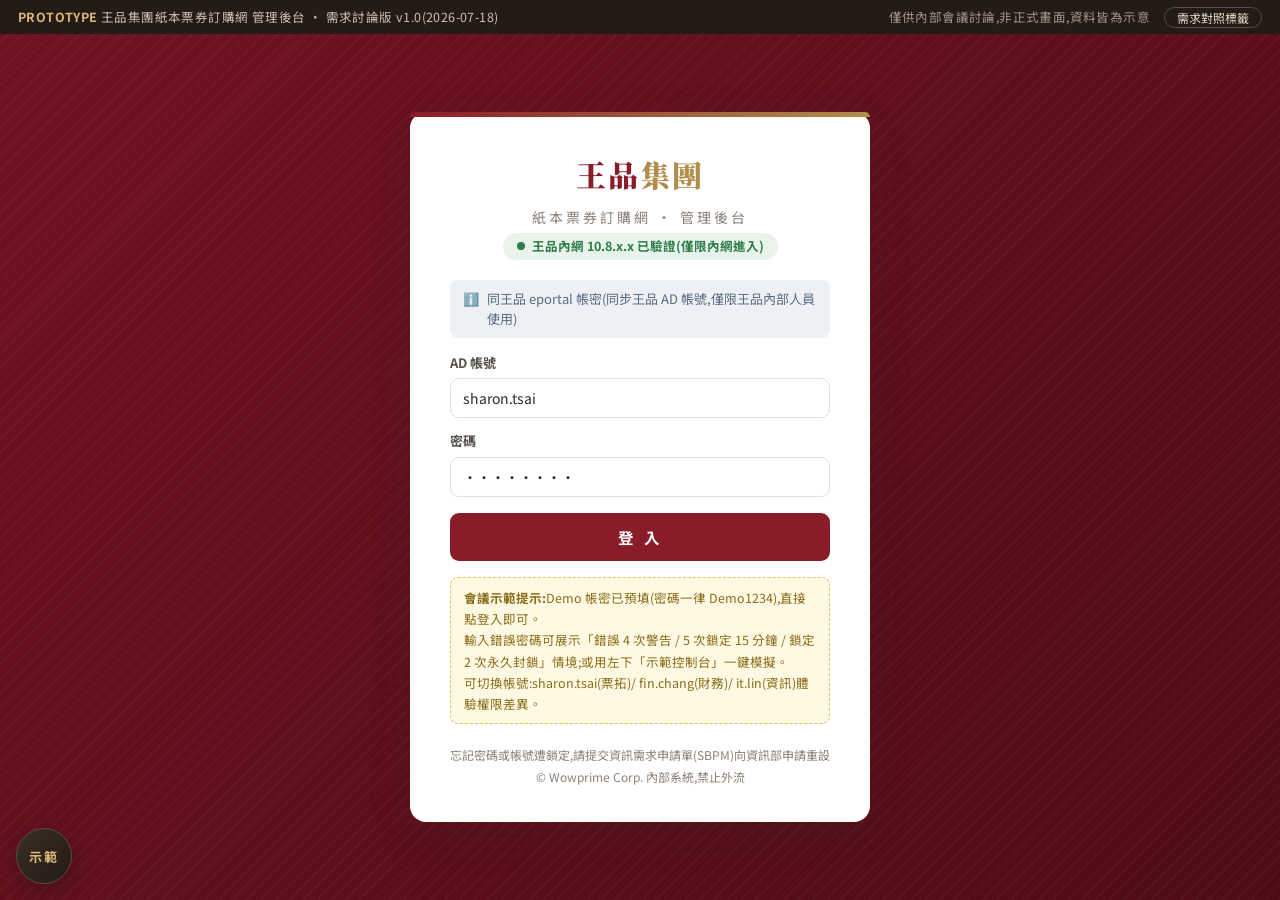
<file: 紙券_Prototype_後台_20260718.html>
<!DOCTYPE html>
<html lang="zh-Hant-TW">
<head>
<meta charset="utf-8">
<meta name="viewport" content="width=device-width, initial-scale=1">
<title>王品集團紙本票券訂購網 管理後台 | Prototype</title>
<link rel="preconnect" href="https://fonts.googleapis.com">
<link rel="preconnect" href="https://fonts.gstatic.com" crossorigin>
<link href="https://fonts.googleapis.com/css2?family=Noto+Sans+TC:wght@400;500;700;900&family=Noto+Serif+TC:wght@600;700;900&display=swap" rel="stylesheet">
<style>
/* ============ 基礎(design tokens 沿用前台 Prototype v1.1,客戶已確認) ============ */
:root{
  --wine:#8A1B29; --wine-d:#701221; --wine-x:#4E0C16; --wine-bright:#B02A3A;
  --gold:#B08D4A; --gold-l:#D8B878; --gold-pale:#F3E7CC;
  --cream:#F6F1E7; --card:#FFFFFF;
  --ink:#2E2A26; --muted:#8A8178; --line:#E7DFD2;
  --orange:#E07B1F; --orange-bg:#FDF3E2;
  --ok:#2E7D46; --ok-bg:#E8F3EC; --err:#C0392B; --err-bg:#FBEBE8;
  --info-bg:#EDF1F6; --info-ink:#5A6B7E;
  --amber:#B07A18; --amber-bg:#FBF3DF;
  --blue:#2A5B8F; --blue-bg:#E8EFF7;
  --teal:#1E7A70; --teal-bg:#E4F2F0;
  --purple:#6B4E9B; --purple-bg:#EFEAF8;
  --gray:#767066; --gray-bg:#EFECE5;
  --shadow:0 2px 10px rgba(78,12,22,.08);
  --shadow-lg:0 12px 40px rgba(46,42,38,.18);
  --radius:12px;
}
*{box-sizing:border-box;margin:0;padding:0}
html{scroll-behavior:smooth}
body{font-family:'Noto Sans TC','PingFang TC','Microsoft JhengHei',sans-serif;background:var(--cream);color:var(--ink);font-size:15px;line-height:1.65;-webkit-font-smoothing:antialiased}
img{max-width:100%;display:block}
a{color:var(--wine);text-decoration:none}
a:hover{text-decoration:underline}
button{font-family:inherit;font-size:inherit;cursor:pointer;border:none;background:none;color:inherit}
input,select,textarea{font-family:inherit;font-size:15px;color:var(--ink)}
.serif{font-family:'Noto Serif TC','PMingLiU',serif}
.hidden{display:none!important}
.muted{color:var(--muted)}
::placeholder{color:#B9B0A4}

/* ============ 需求對照標籤 ============ */
[data-req]{position:relative}
body.show-req [data-req]::before{
  content:"需求 §" attr(data-req);
  position:absolute;top:-10px;left:-6px;z-index:60;
  background:#1F6FEB;color:#fff;font-size:11px;font-weight:700;letter-spacing:.5px;
  padding:2px 8px;border-radius:99px;box-shadow:0 2px 6px rgba(31,111,235,.4);
  font-family:'Noto Sans TC',sans-serif;white-space:nowrap;pointer-events:none;line-height:1.6;
}
body.show-req [data-req]{outline:1.5px dashed rgba(31,111,235,.55);outline-offset:4px;border-radius:6px}

/* ============ Prototype 頂條 ============ */
.proto-strip{background:#241B16;color:#CBBFAE;font-size:12.5px;letter-spacing:.4px;position:relative;z-index:120}
.proto-strip .pwrap{display:flex;align-items:center;gap:14px;min-height:34px;flex-wrap:wrap;padding:0 18px}
.proto-strip b{color:var(--gold-l);font-weight:700}
.proto-strip .sp{flex:1}
.proto-btn{border:1px solid #5A4C3E;color:#E4D9C6;border-radius:99px;padding:1px 12px;font-size:12px;transition:.15s}
.proto-btn:hover,.proto-btn.on{background:var(--gold);border-color:var(--gold);color:#241B16}

/* ============ 登入頁 ============ */
.login-wrap{min-height:calc(100vh - 34px);display:flex;align-items:center;justify-content:center;padding:40px 16px;
  background-image:repeating-linear-gradient(-45deg,rgba(255,255,255,.03) 0 2px,transparent 2px 10px),linear-gradient(135deg,var(--wine-d),var(--wine-x));}
.login-card{background:#fff;border-radius:16px;box-shadow:var(--shadow-lg);width:100%;max-width:460px;padding:38px 40px 34px;position:relative}
.login-card::before{content:"";position:absolute;top:0;left:0;right:0;height:5px;border-radius:16px 16px 0 0;background:linear-gradient(90deg,var(--wine),var(--gold))}
.login-logo{text-align:center;margin-bottom:6px;font-family:'Noto Serif TC',serif;font-size:30px;font-weight:900;letter-spacing:2px}
.login-logo .l1{color:var(--wine)}.login-logo .l2{color:var(--gold)}
.login-sys{text-align:center;font-size:14px;color:var(--muted);letter-spacing:3px;margin-bottom:4px}
.login-env{display:flex;justify-content:center;margin-bottom:20px}
.env-chip{display:inline-flex;align-items:center;gap:7px;background:var(--ok-bg);color:var(--ok);font-size:12.5px;font-weight:700;border-radius:99px;padding:3px 14px}
.env-chip .dot{width:8px;height:8px;border-radius:99px;background:var(--ok)}
.env-chip.bad{background:var(--err-bg);color:var(--err)}
.env-chip.bad .dot{background:var(--err)}
.login-note{background:var(--info-bg);color:var(--info-ink);font-size:13px;border-radius:8px;padding:9px 13px;margin:14px 0;display:flex;gap:8px;line-height:1.55}
.demo-note{background:#FFF9E3;border:1.5px dashed #E3C55A;color:#8A6D1A;font-size:12.5px;border-radius:8px;padding:9px 13px;margin-top:16px;line-height:1.7}
.login-foot{text-align:center;color:var(--muted);font-size:12px;margin-top:20px;line-height:1.8}

/* ============ 後台版面 ============ */
.admin{display:flex;min-height:calc(100vh - 34px)}
.side{width:230px;flex:none;background:linear-gradient(180deg,var(--wine-x) 0%,var(--wine-d) 100%);color:#E9D9C8;
  position:sticky;top:0;height:calc(100vh - 34px);overflow-y:auto;z-index:90;display:flex;flex-direction:column}
.side::-webkit-scrollbar{width:5px}
.side::-webkit-scrollbar-thumb{background:rgba(255,255,255,.18);border-radius:99px}
.s-logo{padding:18px 18px 14px;border-bottom:1px solid rgba(216,184,120,.25)}
.s-logo .t{font-family:'Noto Serif TC',serif;font-size:21px;font-weight:900;letter-spacing:1.5px;color:#fff;cursor:pointer}
.s-logo .t .g{color:var(--gold-l)}
.s-logo small{display:block;font-size:11px;letter-spacing:2.5px;color:#C9A97F;margin-top:2px}
.s-nav{padding:10px 10px 16px;flex:1}
.s-group{font-size:11px;letter-spacing:2px;color:#B98F6A;padding:14px 10px 6px;font-weight:700}
.s-link{display:flex;align-items:center;gap:9px;width:100%;text-align:left;padding:9px 10px;border-radius:9px;font-size:14px;color:#EBDCC9;transition:.15s;position:relative;line-height:1.4}
.s-link:hover{background:rgba(255,255,255,.08)}
.s-link.on{background:rgba(216,184,120,.16);color:#fff;font-weight:700}
.s-link.on::before{content:"";position:absolute;left:-10px;top:7px;bottom:7px;width:3.5px;border-radius:0 4px 4px 0;background:var(--gold-l)}
.s-link .no{flex:none;width:20px;height:20px;border-radius:6px;background:rgba(216,184,120,.18);color:var(--gold-l);font-size:11px;font-weight:700;display:inline-flex;align-items:center;justify-content:center}
.s-link .nb{margin-left:auto;background:var(--wine-bright);color:#fff;font-size:10.5px;font-weight:700;border-radius:99px;padding:0 7px;line-height:1.7}
.s-link.sub{padding-left:39px;font-size:13.5px;color:#D9C6AE}
.s-foot{padding:12px 18px;border-top:1px solid rgba(216,184,120,.2);font-size:11px;color:#B98F6A;line-height:1.7}
.main{flex:1;min-width:0;display:flex;flex-direction:column}
.topbar{position:sticky;top:0;z-index:80;background:#fff;border-bottom:1px solid var(--line);display:flex;align-items:center;gap:10px;padding:0 22px;min-height:56px}
.tb-burger{display:none;width:38px;height:38px;border:1px solid var(--line);border-radius:9px;font-size:17px;color:var(--wine)}
.tb-crumb{font-size:14px;color:var(--muted);white-space:nowrap;overflow:hidden;text-overflow:ellipsis}
.tb-crumb b{color:var(--ink);font-weight:700}
.tb-sp{flex:1}
.tb-btn{position:relative;display:inline-flex;align-items:center;gap:6px;border:1px solid var(--line);border-radius:99px;padding:6px 14px;font-size:13px;color:#5C544A;transition:.15s;background:#fff;white-space:nowrap}
.tb-btn:hover{border-color:var(--gold);color:var(--wine)}
.tb-btn .cnt{position:absolute;top:-6px;right:-4px;background:var(--wine-bright);color:#fff;font-size:10.5px;font-weight:700;border-radius:99px;min-width:17px;height:17px;display:inline-flex;align-items:center;justify-content:center;padding:0 4px}
.tb-user{display:flex;align-items:center;gap:9px;border-left:1px solid var(--line);padding-left:14px;margin-left:4px}
.tb-user .av{width:34px;height:34px;border-radius:99px;background:linear-gradient(135deg,var(--wine),var(--wine-x));color:#F3E2B9;font-size:13px;font-weight:700;display:flex;align-items:center;justify-content:center;font-family:'Noto Serif TC',serif}
.tb-user .nm{font-size:13.5px;font-weight:700;line-height:1.3}
.tb-user .rl{font-size:11.5px;color:var(--muted);line-height:1.3}
.content{padding:22px 26px 60px;max-width:1560px;width:100%;margin:0 auto}

/* ============ 頁面標題 ============ */
.page-head{display:flex;align-items:flex-start;gap:14px;flex-wrap:wrap;margin-bottom:16px}
.ph-txt{flex:1;min-width:260px}
.ph-title{font-family:'Noto Serif TC',serif;font-size:24px;font-weight:900;color:var(--wine);letter-spacing:1px;display:flex;align-items:center;gap:10px;flex-wrap:wrap}
.ph-title .bk{font-size:13px;color:var(--muted);font-family:'Noto Sans TC',sans-serif;font-weight:500;letter-spacing:0;cursor:pointer;border:1px solid var(--line);background:#fff;border-radius:99px;padding:4px 13px;transition:.15s}
.ph-title .bk:hover{border-color:var(--wine);color:var(--wine)}
.ph-sub{color:var(--muted);font-size:13.5px;margin-top:3px;line-height:1.6}
.ph-actions{display:flex;gap:8px;flex-wrap:wrap;align-items:center}

/* ============ 按鈕 ============ */
.btn{display:inline-flex;align-items:center;justify-content:center;gap:6px;border-radius:9px;padding:9px 18px;font-size:14px;font-weight:700;letter-spacing:.5px;transition:.16s;white-space:nowrap;border:1.5px solid transparent}
.btn.pri{background:var(--wine);color:#fff}
.btn.pri:hover{background:var(--wine-d)}
.btn.sec{background:#fff;border-color:var(--wine);color:var(--wine)}
.btn.sec:hover{background:#FDF7F2}
.btn.gold{background:var(--gold);color:#fff}
.btn.gold:hover{background:#9A7A3C}
.btn.ghost{background:#fff;border-color:var(--line);color:#5C544A}
.btn.ghost:hover{border-color:var(--gold);color:var(--wine)}
.btn.warn{background:#fff;border-color:var(--err);color:var(--err)}
.btn.warn:hover{background:var(--err-bg)}
.btn.warn-solid{background:var(--err);color:#fff}
.btn.warn-solid:hover{background:#A93226}
.btn.ok-solid{background:var(--ok);color:#fff}
.btn.ok-solid:hover{background:#256B3B}
.btn.sm{padding:5px 12px;font-size:12.5px;border-radius:7px;font-weight:500}
.btn.xs{padding:2px 10px;font-size:12px;border-radius:6px;font-weight:500}
.btn:disabled,.btn.dis{opacity:.45;cursor:not-allowed;filter:grayscale(.4)}
.btn .ic{font-size:15px;line-height:1}

/* ============ 徽章 ============ */
.bdg{display:inline-flex;align-items:center;gap:5px;border-radius:99px;padding:1px 11px;font-size:12.5px;font-weight:700;white-space:nowrap;line-height:1.8}
.bdg::before{content:"";width:6px;height:6px;border-radius:99px;background:currentColor;opacity:.75}
.bdg.b-amber{background:var(--amber-bg);color:var(--amber)}
.bdg.b-blue{background:var(--blue-bg);color:var(--blue)}
.bdg.b-teal{background:var(--teal-bg);color:var(--teal)}
.bdg.b-green{background:var(--ok-bg);color:var(--ok)}
.bdg.b-red{background:var(--err-bg);color:var(--err)}
.bdg.b-orange{background:var(--orange-bg);color:#B4691C}
.bdg.b-purple{background:var(--purple-bg);color:var(--purple)}
.bdg.b-gray{background:var(--gray-bg);color:var(--gray)}
.bdg.b-wine{background:#F6E4E6;color:var(--wine)}
.tag{display:inline-block;border-radius:6px;padding:0 8px;font-size:11.5px;font-weight:700;line-height:1.9;white-space:nowrap}
.tag.t-src{background:var(--info-bg);color:var(--info-ink)}
.tag.t-gold{background:var(--gold-pale);color:#7A5C1E}
.tag.t-ret{background:var(--orange-bg);color:#B4691C;border:1px solid #EFC08A}
.tag.t-lock{background:var(--gray-bg);color:var(--gray)}

/* ============ 面板 ============ */
.panel{background:var(--card);border-radius:var(--radius);box-shadow:var(--shadow);border:1px solid rgba(231,223,210,.7);padding:20px 22px;margin-bottom:16px}
.panel-title{display:flex;align-items:center;gap:10px;font-size:16px;font-weight:700;margin-bottom:14px;flex-wrap:wrap}
.panel-title::before{content:"";width:5px;height:18px;border-radius:3px;background:var(--gold);flex:none}
.panel-title .opt{font-size:12.5px;color:var(--muted);font-weight:400}
.panel-title .rgt{margin-left:auto;display:flex;gap:8px;align-items:center;flex-wrap:wrap}
.eye-btn{display:inline-flex;align-items:center;gap:6px;border:1px solid var(--line);border-radius:99px;padding:3px 13px;font-size:12.5px;color:#5C544A;transition:.15s;background:#fff}
.eye-btn:hover{border-color:var(--gold);color:var(--wine)}
.eye-btn.unlocked{background:var(--gold-pale);border-color:var(--gold);color:#7A5C1E;font-weight:700}

/* ============ 查詢列 ============ */
.fbar{background:var(--card);border-radius:var(--radius);box-shadow:var(--shadow);border:1px solid rgba(231,223,210,.7);padding:16px 18px 14px;margin-bottom:14px}
.fgrid{display:grid;grid-template-columns:repeat(auto-fill,minmax(210px,1fr));gap:10px 14px}
.ff label{display:block;font-size:12px;font-weight:700;color:#6B6155;margin-bottom:4px;letter-spacing:.5px}
.ff label .hint{font-weight:400;color:var(--muted);font-size:11px;margin-left:4px}
.ff .in,.ff select{width:100%;height:37px;border:1.5px solid var(--line);border-radius:8px;padding:0 11px;background:#fff;transition:.15s;font-size:13.5px}
.ff .in:focus,.ff select:focus{outline:none;border-color:var(--gold)}
.ff .rng{display:flex;align-items:center;gap:6px}
.ff .rng .in{flex:1;min-width:0}
.f-actions{display:flex;gap:8px;align-items:flex-end;justify-content:flex-end;margin-top:12px;flex-wrap:wrap}
.f-note{font-size:12px;color:var(--muted);margin-right:auto;align-self:center}
.chips{display:flex;gap:6px;flex-wrap:wrap;padding-top:3px}
.chip{display:inline-flex;align-items:center;gap:5px;border:1.5px solid var(--line);border-radius:99px;padding:3px 12px;font-size:12.5px;color:#5C544A;cursor:pointer;transition:.15s;background:#fff;user-select:none}
.chip:hover{border-color:var(--gold)}
.chip.on{border-color:var(--wine);color:var(--wine);background:#FDF7F2;font-weight:700}

/* ============ 列表工具列/表格/分頁 ============ */
.list-tools{display:flex;align-items:center;gap:10px;flex-wrap:wrap;margin-bottom:10px}
.list-tools .total{font-size:13px;color:var(--muted)}
.list-tools .total b{color:var(--wine);font-size:15px}
.list-tools .sp{flex:1}
.tbl-wrap{background:var(--card);border-radius:var(--radius);box-shadow:var(--shadow);border:1px solid rgba(231,223,210,.7);overflow:auto;margin-bottom:12px}
table.tbl{width:100%;border-collapse:collapse;min-width:640px}
.tbl th{background:#FBF8F1;color:#6B6155;font-size:12.5px;font-weight:700;text-align:left;padding:10px 13px;border-bottom:1.5px solid var(--line);white-space:nowrap;letter-spacing:.5px;position:sticky;top:0;z-index:5}
.tbl td{padding:10px 13px;border-bottom:1px solid #F0EADD;font-size:13.5px;vertical-align:middle}
.tbl tbody tr{transition:.12s}
.tbl tbody tr:hover{background:#FDFBF5}
.tbl tbody tr:last-child td{border-bottom:none}
.tbl .num{text-align:right;font-variant-numeric:tabular-nums;white-space:nowrap}
.tbl .mono{font-variant-numeric:tabular-nums;white-space:nowrap}
.tbl .op{white-space:nowrap;text-align:right}
.tbl a.lk{font-weight:700}
.tbl .empty{text-align:center;color:var(--muted);padding:46px 10px;font-size:14px}
.tbl .sortmark{font-size:10px;opacity:.6;margin-left:2px}
.pager{display:flex;align-items:center;gap:8px;justify-content:flex-end;flex-wrap:wrap;font-size:13px;color:var(--muted)}
.pg-btn{min-width:30px;height:30px;border:1px solid var(--line);border-radius:8px;background:#fff;color:#5C544A;font-size:13px;display:inline-flex;align-items:center;justify-content:center;padding:0 8px;transition:.15s}
.pg-btn:hover{border-color:var(--gold);color:var(--wine)}
.pg-btn.on{background:var(--wine);border-color:var(--wine);color:#fff;font-weight:700}
.pg-btn:disabled{opacity:.4;cursor:not-allowed}
.per-sel{height:30px;border:1px solid var(--line);border-radius:8px;background:#fff;font-size:12.5px;padding:0 8px}

/* ============ 頁籤 ============ */
.tabbar{display:flex;gap:2px;border-bottom:2px solid var(--line);margin-bottom:16px;flex-wrap:wrap}
.tab{padding:9px 20px;font-size:14.5px;font-weight:700;color:var(--muted);border-radius:10px 10px 0 0;position:relative;transition:.15s;bottom:-2px;border-bottom:2.5px solid transparent}
.tab:hover{color:var(--wine)}
.tab.on{color:var(--wine);border-bottom-color:var(--wine);background:linear-gradient(180deg,transparent,#FDF7F2)}
.tab .n{font-size:11.5px;background:var(--gray-bg);color:var(--gray);border-radius:99px;padding:0 7px;margin-left:5px}
.tab.on .n{background:#F6E4E6;color:var(--wine)}
</style>
<style>
/* ============ KV 資訊格 ============ */
.kv{display:grid;grid-template-columns:150px 1fr;gap:0;font-size:13.5px;border-top:1px solid #F0EADD}
.kv>.k{padding:9px 12px 9px 2px;color:#6B6155;font-weight:700;border-bottom:1px solid #F0EADD;background:transparent;line-height:1.55}
.kv>.v{padding:9px 2px;border-bottom:1px solid #F0EADD;line-height:1.55;min-width:0;word-break:break-all}
.kv>.v .sub{display:block;font-size:12px;color:var(--muted);margin-top:1px}
.kv2{display:grid;grid-template-columns:150px 1fr 150px 1fr;gap:0 18px}
@media (max-width:900px){.kv2{grid-template-columns:150px 1fr}}
.mask-val{letter-spacing:1px}
.unlock-log{background:#FBF8F1;border:1px dashed var(--line);border-radius:8px;padding:8px 12px;font-size:12px;color:var(--muted);margin-top:10px;line-height:1.8}
.unlock-log b{color:#7A5C1E}

/* ============ 表單 ============ */
.form-grid{display:grid;grid-template-columns:1fr 1fr;gap:13px 18px}
.form-grid .full{grid-column:1/-1}
@media (max-width:820px){.form-grid{grid-template-columns:1fr}}
.field label{display:block;font-size:13px;font-weight:700;color:#55504A;margin-bottom:5px}
.field label .req{color:var(--err);margin-right:2px}
.field label .why{font-weight:400;color:var(--muted);font-size:11.5px;margin-left:6px}
.in{width:100%;height:40px;border:1.5px solid var(--line);border-radius:9px;padding:0 12px;background:#fff;transition:.15s;font-size:14px}
.in:focus{outline:none;border-color:var(--gold);box-shadow:0 0 0 3px rgba(176,141,74,.12)}
.in:disabled,.in[readonly]{background:#F5F1E8;color:#8A8178;cursor:not-allowed}
.in.bad{border-color:var(--err)}
textarea.in{height:auto;min-height:88px;padding:9px 12px;line-height:1.6;resize:vertical}
select.in{appearance:none;background-image:url('data:image/svg+xml,%3Csvg xmlns=%27http://www.w3.org/2000/svg%27 width=%2712%27 height=%278%27%3E%3Cpath d=%27M1 1l5 5 5-5%27 stroke=%27%238A8178%27 stroke-width=%272%27 fill=%27none%27/%3E%3C/svg%3E');background-repeat:no-repeat;background-position:right 12px center;padding-right:32px}
select.in:disabled{opacity:.75}
.help{font-size:12px;color:var(--muted);margin-top:4px;line-height:1.55}
.fmsg{display:none;font-size:12.5px;margin-top:4px;line-height:1.5}
.fmsg.show{display:block}
.fmsg.bad{color:var(--err)}
.fmsg.good{color:var(--ok)}
.cnt-note{font-size:12px;color:var(--muted);text-align:right;margin-top:3px}
.cnt-note.over{color:var(--err);font-weight:700}
.seg{display:inline-flex;background:#fff;border:1.5px solid var(--line);border-radius:99px;padding:3px;gap:2px}
.seg button{padding:6px 16px;border-radius:99px;font-size:13.5px;color:#5C544A;transition:.15s;font-weight:500}
.seg button.on{background:var(--wine);color:#fff;font-weight:700}
.ck{display:flex;align-items:flex-start;gap:8px;font-size:13.5px;cursor:pointer;line-height:1.6;user-select:none}
.ck input{width:17px;height:17px;accent-color:var(--wine);margin-top:3px;flex:none;cursor:pointer}
.radio-row{display:flex;gap:14px;flex-wrap:wrap;padding-top:4px}
.radio-row .ck input{border-radius:99px}
.tel3{display:flex;gap:6px;align-items:center}
.tel3 .in{text-align:center}
.tel3 .d{color:var(--muted);flex:none}
.pfx{display:flex;align-items:stretch}
.pfx .p{flex:none;display:flex;align-items:center;background:#F5F1E8;border:1.5px solid var(--line);border-right:none;border-radius:9px 0 0 9px;padding:0 10px;font-size:13px;color:#6B6155}
.pfx .in{border-radius:0 9px 9px 0}

/* ============ 提示框 ============ */
.note{border-radius:9px;padding:9px 13px;font-size:13px;line-height:1.6;display:flex;gap:8px;align-items:flex-start;margin:9px 0}
.note .ni{flex:none}
.note.info{background:var(--info-bg);color:var(--info-ink)}
.note.warn{background:#FFF9E3;border:1px dashed #E3C55A;color:#8A6D1A}
.note.err{background:var(--err-bg);color:var(--err)}
.note.ok{background:var(--ok-bg);color:var(--ok)}
.note.rule{background:#FBF8F1;border:1px solid var(--line);color:#6B6155;font-size:12.5px}

/* ============ 彈窗 ============ */
.ovl{position:fixed;inset:0;background:rgba(36,27,22,.55);backdrop-filter:blur(2px);z-index:200;display:flex;align-items:center;justify-content:center;padding:20px}
@keyframes fadein{from{transform:translateY(4px)}to{transform:none}}
.dlg{background:#fff;border-radius:14px;box-shadow:var(--shadow-lg);width:100%;max-width:520px;max-height:88vh;overflow:auto;animation:pop .2s}
.dlg.w-lg{max-width:760px}
.dlg.w-xl{max-width:980px}
@keyframes pop{from{transform:translateY(14px) scale(.98)}to{transform:none}}
.dlg-head{display:flex;align-items:center;gap:10px;padding:16px 22px 12px;border-bottom:1px solid var(--line);position:sticky;top:0;background:#fff;z-index:5;border-radius:14px 14px 0 0}
.dlg-head h3{font-size:17px;font-weight:700;color:var(--wine);flex:1;display:flex;align-items:center;gap:8px;flex-wrap:wrap}
.dlg-x{width:32px;height:32px;border-radius:99px;font-size:15px;color:var(--muted);transition:.15s;flex:none}
.dlg-x:hover{background:var(--cream);color:var(--ink)}
.dlg-body{padding:18px 22px}
.dlg-foot{display:flex;justify-content:flex-end;gap:9px;padding:13px 22px 18px;border-top:1px solid var(--line);flex-wrap:wrap}
.confirm-box{background:#FBF8F1;border:1px solid var(--line);border-radius:10px;padding:13px 16px;margin:10px 0;font-size:13.5px}
.confirm-box .row{display:flex;justify-content:space-between;gap:14px;padding:3px 0}
.confirm-box .row .ck2{color:#6B6155;flex:none}
.confirm-box .row .cv{font-weight:700;text-align:right;word-break:break-all}

/* ============ Toast ============ */
#toasts{position:fixed;top:46px;right:18px;z-index:400;display:flex;flex-direction:column;gap:9px;pointer-events:none;max-width:400px}
.toast{pointer-events:auto;background:#3A322B;color:#fff;font-size:13.5px;border-radius:10px;padding:11px 16px;box-shadow:var(--shadow-lg);line-height:1.55;animation:tin .25s}
@keyframes tin{from{transform:translateX(16px)}to{transform:none}}
.toast.ok{background:var(--ok)}
.toast.err{background:var(--err)}
.toast.mail{background:#1E4E79;border-left:4px solid #6FA8DC}
.toast.line{background:#06C755;font-weight:500}
.toast a{color:#FFE9A8}
.toast b{color:#FFE9A8}

/* ============ 任務佇列抽屜 ============ */
.drw-ovl{position:fixed;inset:0;background:rgba(36,27,22,.35);z-index:180}
.drw{position:fixed;top:0;right:0;bottom:0;width:400px;max-width:92vw;background:#fff;z-index:190;box-shadow:-8px 0 30px rgba(46,42,38,.2);display:flex;flex-direction:column;animation:slidein .22s}
@keyframes slidein{from{transform:translateX(30px)}to{transform:none}}
.drw-head{display:flex;align-items:center;gap:10px;padding:16px 20px;border-bottom:1px solid var(--line)}
.drw-head h3{font-size:16px;font-weight:700;color:var(--wine);flex:1}
.drw-body{flex:1;overflow:auto;padding:14px 20px}
.task-card{border:1px solid var(--line);border-radius:10px;padding:11px 14px;margin-bottom:10px;font-size:13px}
.task-card .tt{font-weight:700;display:flex;align-items:center;gap:8px;justify-content:space-between}
.task-card .tm{color:var(--muted);font-size:12px;margin-top:2px;line-height:1.6}
.task-card .ta{margin-top:8px;display:flex;gap:8px;align-items:center}
.spin{display:inline-block;width:13px;height:13px;border:2px solid #D8CFC0;border-top-color:var(--gold);border-radius:99px;animation:sp 1s linear infinite}
@keyframes sp{to{transform:rotate(360deg)}}

/* ============ 時間軸 ============ */
.tl{position:relative;padding-left:24px}
.tl::before{content:"";position:absolute;left:7px;top:6px;bottom:6px;width:2px;background:var(--line)}
.tl-item{position:relative;padding:0 0 16px 8px}
.tl-item:last-child{padding-bottom:2px}
.tl-item .dot{position:absolute;left:-24px;top:5px;width:16px;height:16px;border-radius:99px;background:#fff;border:3px solid #CFC6B8}
.tl-item.hot .dot{border-color:var(--wine);background:var(--wine);box-shadow:0 0 0 3px rgba(138,27,41,.15)}
.tl-item .t1{font-size:13.5px;font-weight:700;display:flex;align-items:center;gap:8px;flex-wrap:wrap}
.tl-item .t1 .at{font-weight:400;color:var(--muted);font-size:12.5px;font-variant-numeric:tabular-nums}
.tl-item .t2{font-size:12.5px;color:var(--muted);margin-top:2px;line-height:1.6;word-break:break-all}
.tl-item .t2 b{color:#6B5E4E}

/* ============ 手風琴(FAQ/文章) ============ */
.acc{border:1px solid var(--line);border-radius:10px;margin-bottom:10px;background:#fff;overflow:hidden}
.acc-head{display:flex;align-items:center;gap:10px;padding:12px 16px;cursor:pointer;transition:.15s;user-select:none}
.acc-head:hover{background:#FDFBF5}
.acc-head .ar{flex:none;font-size:11px;color:var(--gold);transition:.2s}
.acc.open .acc-head .ar{transform:rotate(90deg)}
.acc-head .ttl{font-weight:700;font-size:14px;flex:1;min-width:0;display:flex;align-items:center;gap:8px;flex-wrap:wrap}
.acc-body{display:none;padding:4px 16px 16px;border-top:1px dashed var(--line)}
.acc.open .acc-body{display:block}

/* ============ 行事曆 ============ */
.cal{background:#fff;border:1px solid var(--line);border-radius:12px;padding:14px;max-width:520px}
.cal-head{display:flex;align-items:center;justify-content:space-between;margin-bottom:9px}
.cal-head .m{font-family:'Noto Serif TC',serif;font-size:17px;font-weight:900;color:var(--wine)}
.cal-nav{width:30px;height:30px;border-radius:99px;border:1px solid var(--line);font-size:13px;color:#6B6155;transition:.15s}
.cal-nav:hover{border-color:var(--gold);color:var(--wine)}
.cal-grid{display:grid;grid-template-columns:repeat(7,1fr);gap:4px}
.cal-grid .wd{text-align:center;font-size:11.5px;color:var(--muted);font-weight:700;padding:3px 0}
.cal-d{aspect-ratio:1.15;border-radius:8px;border:1px solid transparent;font-size:13.5px;display:flex;flex-direction:column;align-items:center;justify-content:center;gap:1px;transition:.12s;position:relative;font-variant-numeric:tabular-nums}
.cal-d:hover{border-color:var(--gold)}
.cal-d.out{opacity:.28;pointer-events:none}
.cal-d.hol{background:var(--err-bg);color:var(--err);font-weight:700}
.cal-d.hol .hn{font-size:9.5px;line-height:1.2;font-weight:500}
.cal-d.wknd{color:#B3A897}
.cal-d.today{border-color:var(--wine);font-weight:900}
.cal-pop{position:absolute;z-index:220;background:#fff;border:1px solid var(--line);border-radius:12px;box-shadow:var(--shadow-lg);padding:12px;width:300px}
.cal-pop .cal-d.dis{opacity:.3;pointer-events:none;text-decoration:line-through}
.cal-pop .legend{font-size:11.5px;color:var(--muted);margin-top:8px;line-height:1.7;border-top:1px dashed var(--line);padding-top:7px}

/* ============ 通知面板 ============ */
.notif-wrap{position:relative}
.notif-pop{position:absolute;top:calc(100% + 8px);right:0;width:360px;max-width:86vw;background:#fff;border:1px solid var(--line);border-radius:12px;box-shadow:var(--shadow-lg);z-index:150;overflow:hidden}
.notif-pop h4{font-size:13.5px;padding:11px 16px;border-bottom:1px solid var(--line);color:var(--wine)}
.notif-pop h4 small{font-weight:400;color:var(--muted);margin-left:6px}
.notif-list{max-height:330px;overflow:auto}
.ntf{padding:11px 16px;border-bottom:1px solid #F0EADD;font-size:13px;line-height:1.55;display:flex;gap:9px}
.ntf:last-child{border-bottom:none}
.ntf .ic{flex:none;width:30px;height:30px;border-radius:9px;display:flex;align-items:center;justify-content:center;font-size:14px}
.ntf .tx b{display:block}
.ntf .tx .at{font-size:11.5px;color:var(--muted)}
.ntf.unread{background:#FDF9EF}

/* ============ 統計卡(儀表板) ============ */
.stat-grid{display:grid;grid-template-columns:repeat(auto-fill,minmax(200px,1fr));gap:14px;margin-bottom:18px}
.stat{background:var(--card);border-radius:var(--radius);box-shadow:var(--shadow);border:1px solid rgba(231,223,210,.7);padding:15px 18px;cursor:pointer;transition:.16s;position:relative;overflow:hidden}
.stat:hover{transform:translateY(-2px);box-shadow:0 8px 22px rgba(78,12,22,.12)}
.stat::after{content:"";position:absolute;left:0;top:0;bottom:0;width:4px;background:var(--st,var(--gold))}
.stat .lb{font-size:12.5px;color:var(--muted);font-weight:700;letter-spacing:.5px}
.stat .v{font-family:'Noto Serif TC',serif;font-size:30px;font-weight:900;color:var(--ink);line-height:1.3}
.stat .v small{font-size:13px;color:var(--muted);font-family:'Noto Sans TC',sans-serif;font-weight:500;margin-left:3px}
.stat .go{font-size:11.5px;color:var(--gold);font-weight:700}

/* ============ 明細編輯行(代客下單/換開/折讓) ============ */
.line-tbl{width:100%;border-collapse:collapse;margin-bottom:8px}
.line-tbl th{font-size:12px;color:#6B6155;text-align:left;padding:5px 8px;border-bottom:1.5px solid var(--line);white-space:nowrap;font-weight:700}
.line-tbl td{padding:6px 8px 6px 0;vertical-align:top}
.line-tbl td:first-child{padding-left:8px}
.line-tbl .in{height:37px;font-size:13.5px}
.line-tbl .rm-line{color:#B7AD9E;font-size:15px;width:30px;height:30px;border-radius:99px;transition:.15s}
.line-tbl .rm-line:hover{color:var(--err);background:var(--err-bg)}
.stock-hint{font-size:11.5px;margin-top:3px;line-height:1.4}
.stock-hint.okv{color:var(--ok)}
.stock-hint.bad{color:var(--err);font-weight:700}
.amount-summary{background:#FBF8F1;border:1px solid var(--line);border-radius:10px;padding:12px 16px;margin-top:10px}
.amount-summary .row{display:flex;justify-content:space-between;padding:3.5px 0;font-size:13.5px}
.amount-summary .row .k2{color:#6B6155}
.amount-summary .row .v2{font-weight:700;font-variant-numeric:tabular-nums}
.amount-summary .row.total{border-top:1.5px dashed #D8CFC0;margin-top:6px;padding-top:9px}
.amount-summary .row.total .v2{font-family:'Noto Serif TC',serif;font-size:21px;color:var(--wine-bright)}
.amount-summary .row .neg{color:var(--ok)}
.amount-summary .row .pos{color:var(--wine-bright)}

/* ============ 區塊編輯器(Footer 文章) ============ */
.blk{border:1.5px solid var(--line);border-radius:10px;margin-bottom:10px;overflow:hidden}
.blk-bar{display:flex;align-items:center;gap:6px;background:#FBF8F1;border-bottom:1px solid var(--line);padding:5px 10px;font-size:12px;color:#6B6155}
.blk-bar .ty{font-weight:700;color:#7A5C1E;margin-right:auto}
.blk-bar button{width:26px;height:26px;border-radius:7px;transition:.13s;font-size:12.5px;color:#6B6155}
.blk-bar button:hover{background:var(--gold-pale);color:var(--wine)}
.blk-body{padding:10px 12px}
.blk-body textarea{width:100%;border:none;resize:vertical;min-height:74px;font-size:13.5px;line-height:1.7;outline:none}
.blk-img{background:linear-gradient(135deg,#7E1523,#4E0C16);border-radius:8px;aspect-ratio:16/6;display:flex;align-items:center;justify-content:center;color:#F3E2B9;font-family:'Noto Serif TC',serif;font-size:19px;font-weight:900;letter-spacing:3px}
.ed-tools{display:flex;gap:6px;margin-bottom:9px;flex-wrap:wrap}

/* ============ 示範控制台 ============ */
#demoFab{position:fixed;left:16px;bottom:16px;z-index:300;width:56px;height:56px;border-radius:99px;background:linear-gradient(135deg,#3A2E24,#241B16);color:var(--gold-l);font-size:13px;font-weight:700;letter-spacing:2px;box-shadow:0 6px 18px rgba(36,27,22,.45);border:1.5px solid #5A4C3E;transition:.18s}
#demoFab:hover{transform:scale(1.06)}
#demoPanel{position:fixed;left:16px;bottom:82px;z-index:300;width:308px;max-height:72vh;overflow:auto;background:#241B16;color:#E4D9C6;border-radius:14px;box-shadow:var(--shadow-lg);padding:16px;display:none;border:1px solid #4A3C2E}
#demoPanel.open{display:block}
#demoPanel h5{font-size:14px;color:var(--gold-l);letter-spacing:1px;margin-bottom:4px}
#demoPanel h5 small{color:#9C8B74;font-weight:400;margin-left:6px}
#demoPanel .grp{font-size:11px;color:#9C8B74;letter-spacing:2px;margin:12px 0 6px;border-bottom:1px solid #3A2E24;padding-bottom:3px}
.d-btn{display:block;width:100%;text-align:left;background:#33281F;border:1px solid #4A3C2E;color:#E4D9C6;border-radius:8px;padding:7px 11px;font-size:12.5px;margin-bottom:6px;transition:.14s;line-height:1.5}
.d-btn:hover{background:var(--gold);color:#241B16;border-color:var(--gold)}
.d-row{display:flex;gap:6px}
.d-row .d-btn{flex:1}

/* ============ 雜項 ============ */
.grid2{display:grid;grid-template-columns:1fr 1fr;gap:16px;align-items:start}
@media (max-width:1080px){.grid2{grid-template-columns:1fr}}
.mini-tbl{width:100%;border-collapse:collapse;font-size:12.5px;margin-top:6px}
.mini-tbl th{background:#FBF8F1;padding:6px 10px;text-align:left;font-size:11.5px;color:#6B6155;border-bottom:1px solid var(--line);white-space:nowrap}
.mini-tbl td{padding:6px 10px;border-bottom:1px solid #F0EADD;vertical-align:top}
.sched{display:flex;flex-direction:column;gap:9px}
.sched .si{display:flex;gap:12px;align-items:flex-start;font-size:13.5px}
.sched .si .tm{flex:none;font-variant-numeric:tabular-nums;font-weight:900;color:var(--wine);font-family:'Noto Serif TC',serif;width:52px}
.sched .si .ds small{display:block;color:var(--muted);font-size:12px}
.sortable-hint{cursor:help;border-bottom:1px dashed var(--muted)}
.hr-d{border:none;border-top:1px dashed var(--line);margin:14px 0}
.foldlink{color:var(--wine);font-size:13px;font-weight:700;cursor:pointer;user-select:none}
.foldlink .ar{display:inline-block;transition:.18s;font-size:11px}
.foldlink.open .ar{transform:rotate(90deg)}
.ip-chip{font-variant-numeric:tabular-nums;background:var(--gray-bg);border-radius:6px;padding:0 7px;font-size:12px;color:var(--gray)}

/* ============ RWD(後台以桌機為主,提供基本適配) ============ */
@media (max-width:1000px){
  .side{position:fixed;left:0;top:34px;bottom:0;height:auto;transform:translateX(-100%);transition:.22s;box-shadow:var(--shadow-lg)}
  .side.open{transform:none}
  .tb-burger{display:inline-flex;align-items:center;justify-content:center}
  .content{padding:16px 14px 60px}
  .tb-user .rl{display:none}
  .kv{grid-template-columns:118px 1fr}
}
</style>
</head>
<body>

<!-- ============ Prototype 頂條 ============ -->
<div class="proto-strip">
  <div class="pwrap">
    <span><b>PROTOTYPE</b> 王品集團紙本票券訂購網 管理後台 · 需求討論版 v1.0(2026-07-18)</span>
    <span class="sp"></span>
    <span style="opacity:.75">僅供內部會議討論,非正式畫面,資料皆為示意</span>
    <button class="proto-btn" data-action="toggle-req">需求對照標籤</button>
  </div>
</div>

<div id="app"></div>

<!-- 固定元素 -->
<div id="toasts"></div>
<div id="modalRoot"></div>
<div id="drawerRoot"></div>
<div id="calRoot"></div>
<button id="demoFab" data-action="toggle-demo" title="示範控制台">示範</button>
<div id="demoPanel">
  <h5>示範控制台 <small>會議用</small></h5>
  <div class="grp">登入身分(權限示範)</div>
  <button class="d-btn" data-action="demo-login" data-acc="sharon.tsai">一鍵登入:票拓組(sharon.tsai)</button>
  <div class="d-row">
    <button class="d-btn" data-action="demo-login" data-acc="fin.chang">財務部</button>
    <button class="d-btn" data-action="demo-login" data-acc="it.lin">資訊部</button>
  </div>
  <div class="d-row">
    <button class="d-btn" data-action="demo-login" data-acc="kevin.wang">票拓:kevin(覆核用)</button>
    <button class="d-btn" data-action="demo-logout">登出</button>
  </div>
  <div class="grp">情境模擬</div>
  <button class="d-btn" data-action="demo-new-ra">模擬:前台送出新退貨申請(§7.2)</button>
  <button class="d-btn" data-action="demo-inv-fail">模擬:汎宇發票開立失敗(§4)</button>
  <button class="d-btn" data-action="demo-cust-reply">模擬:顧客回覆退貨單 Email(§7.3)</button>
  <button class="d-btn" data-action="demo-cron">模擬:每日排程執行(§共同邏輯)</button>
  <button class="d-btn" data-action="demo-lock-flow">模擬:登入錯誤鎖定情境(§1.1)</button>
  <div class="grp">快速跳頁</div>
  <div class="d-row">
    <button class="d-btn" data-action="nav" data-to="#/orders">訂單</button>
    <button class="d-btn" data-action="nav" data-to="#/order-create">代客下單</button>
    <button class="d-btn" data-action="nav" data-to="#/returns">退貨</button>
  </div>
  <div class="d-row">
    <button class="d-btn" data-action="nav" data-to="#/invoices">發票</button>
    <button class="d-btn" data-action="nav" data-to="#/customers">顧客</button>
    <button class="d-btn" data-action="nav" data-to="#/anns">公告</button>
  </div>
  <div class="grp">其他</div>
  <button class="d-btn" data-action="toggle-req">需求對照標籤 開/關</button>
  <button class="d-btn" data-action="demo-reset">重置 Demo 資料(重新整理)</button>
</div>
<script>
'use strict';
/* ================================================================
   王品集團紙本票券訂購網 管理後台 Prototype — 純前端示意,無後端
   ================================================================ */

/* ---------- 小工具 ---------- */
const $ = s => document.querySelector(s);
const $$ = s => [...document.querySelectorAll(s)];
const esc = s => String(s??'').replace(/[&<>"']/g, c => ({'&':'&amp;','<':'&lt;','>':'&gt;','"':'&quot;',"'":'&#39;'}[c]));
const fm = n => '$' + Math.round(n).toLocaleString('en-US');
const fmS = n => (n<0?'-$':'$') + Math.abs(Math.round(n)).toLocaleString('en-US');
const pad = n => String(n).padStart(2,'0');
const fmtD = d => `${d.getFullYear()}-${pad(d.getMonth()+1)}-${pad(d.getDate())}`;
const fmtDT = d => `${fmtD(d)} ${pad(d.getHours())}:${pad(d.getMinutes())}:${pad(d.getSeconds())}`;
const fmtDM = d => `${fmtD(d)} ${pad(d.getHours())}:${pad(d.getMinutes())}`;
const addDays = (d,n) => { const x = new Date(d); x.setDate(x.getDate()+n); return x; };
const addMin = (d,n) => new Date(d.getTime()+n*60000);
const at = (offsetD,h=10,m=0,s=0) => { const x = addDays(new Date(),offsetD); x.setHours(h,m,s,0); return x; };
const dash = v => (v===undefined||v===null||v==='') ? '<span class="muted">-</span>' : esc(v);
const toHalf = s => (s||'').replace(/[！-～]/g, c => String.fromCharCode(c.charCodeAt(0)-0xFEE0)).replace(/　/g,' ');
function setPath(obj,path,val){ const ks = path.split('.'); let o = obj; for(let i=0;i<ks.length-1;i++) o = o[ks[i]]; o[ks[ks.length-1]] = val; }

function toast(msg,type='',ms=3600){
  const t = document.createElement('div');
  t.className = 'toast '+type; t.innerHTML = msg;
  $('#toasts').appendChild(t);
  setTimeout(()=>{ t.style.opacity='0'; t.style.transition='.4s'; setTimeout(()=>t.remove(),400); },ms);
}
const mailToast = (subj,body) => toast(`📧 <b>Email 已發送(模擬)</b><br>主旨:${subj}${body?'<br>'+body:''}`,'mail',5200);
function openModal(html,cls=''){ $('#modalRoot').innerHTML = `<div class="ovl" data-ovl><div class="dlg ${cls}">${html}</div></div>`; }
function closeModal(){ $('#modalRoot').innerHTML=''; }
const dlgShell = (title,body,foot,cls='') => `
  <div class="dlg-head"><h3>${title}</h3><button class="dlg-x" data-action="close-modal">✕</button></div>
  <div class="dlg-body">${body}</div>
  ${foot?`<div class="dlg-foot">${foot}</div>`:''}`;

/* ---------- 台灣在地驗證器(沿用前台規則) ---------- */
const vEmail = s => /^[^\s@]+@[^\s@]+\.[^\s@]+$/.test(s||'');
const vMobile = s => /^0?9\d{8}$/.test(s||'');
const vCarrier = s => /^\/[0-9A-Z.\+\-]{7}$/i.test(s||'');
const vSlug = s => /^[A-Za-z0-9_-]+$/.test(s||'');
const vPosInt = s => /^[1-9]\d*$/.test(String(s||''));
function vTaxId(s){
  if(!/^\d{8}$/.test(s||'')) return false;
  const w=[1,2,1,2,1,2,4,1], ds=[...s].map(Number); let base=0;
  for(let i=0;i<8;i++){ if(i===6&&ds[6]===7) continue; const p=ds[i]*w[i]; base+=Math.floor(p/10)+(p%10); }
  return ds[6]===7 ? (base%5===0||(base+1)%5===0) : base%5===0;
}

/* ---------- 個資遮蔽(§2.2/§7 遮蔽規則) ---------- */
const mName = s => { s=s||''; return s.length<=1?s : s.length===2 ? s[0]+'*' : s[0]+'*'.repeat(s.length-2)+s[s.length-1]; };
const mMobile = s => { s=s||''; return s.length<8?s : s.slice(0,4)+'*'.repeat(Math.max(0,s.length-7))+s.slice(-3); };
const mAcct = s => { s=(s||'').replace(/\s/g,''); return s.length<8?s : s.slice(0,4)+'*'.repeat(s.length-8)+s.slice(-4); };
const mEmail = s => { s=s||''; const i=s.indexOf('@'); if(i<0) return s; return s.slice(0,2)+'*'.repeat(Math.max(1,i-2))+s.slice(i); };
const mAddr = (city,dist) => `${city||''}${dist||''}`+'*******';
const mHolder = mName;

/* ---------- 假日(2026 示意,同前台 Prototype;§3.2 可於國定假日維護開關) ---------- */
let HOLIDAYS = new Set(['2026-01-01','2026-02-14','2026-02-15','2026-02-16','2026-02-17','2026-02-18','2026-02-19','2026-02-20','2026-02-27','2026-02-28','2026-03-01','2026-04-03','2026-04-04','2026-04-05','2026-04-06','2026-05-01','2026-06-19','2026-09-25','2026-09-28','2026-10-09','2026-10-10','2026-10-25','2026-10-26','2026-12-25']);
const HOLIDAY_NAMES = {'2026-01-01':'元旦','2026-02-14':'春節連假','2026-02-15':'春節連假','2026-02-16':'除夕','2026-02-17':'春節','2026-02-18':'春節','2026-02-19':'春節','2026-02-20':'春節連假','2026-02-27':'和平紀念日連假','2026-02-28':'和平紀念日','2026-03-01':'連假','2026-04-03':'兒童節連假','2026-04-04':'兒童節','2026-04-05':'清明節','2026-04-06':'補假','2026-05-01':'勞動節','2026-06-19':'端午節','2026-09-25':'中秋節連假','2026-09-28':'教師節','2026-10-09':'國慶連假','2026-10-10':'國慶日','2026-10-25':'光復節','2026-10-26':'補假','2026-12-25':'行憲紀念日'};
const isHoliday = d => HOLIDAYS.has(fmtD(d));
const isWorkday = d => d.getDay()!==0 && d.getDay()!==6 && !isHoliday(d);

/* ---------- 帳號(§1 同步王品 AD;密碼一律 Demo1234 供示範) ---------- */
const ACCOUNTS = [
  { id:'sharon.tsai', name:'蔡雪倫', group:'整合企劃部-票拓組',     status:'正常', last:at(-1,17,42) },
  { id:'kevin.wang',  name:'王凱文', group:'整合企劃部-票拓組',     status:'正常', last:at(-1,9,15) },
  { id:'eva.huang',   name:'黃郁涵', group:'整合企劃部-數位體驗組', status:'正常', last:at(-2,14,3) },
  { id:'fin.chang',   name:'張芳瑜', group:'財務部',                status:'正常', last:at(-1,16,20) },
  { id:'it.lin',      name:'林志遠', group:'資訊部',                status:'正常', last:at(0,8,55) },
  { id:'audit.wu',    name:'吳承翰', group:'稽核部',                status:'正常', last:at(-6,10,30) },
  { id:'temp.chen',   name:'陳暫代', group:'整合企劃部-票拓組',     status:'鎖定中', last:at(0,9,2), lockUntil:addMin(new Date(),12) },
  { id:'old.liu',     name:'劉離職', group:'財務部',                status:'永久封鎖', last:at(-40,11,0) },
];
/* §1.2 權限管理:群組 × 功能(數位體驗組/稽核部權限文件未定義 → GAP,示意先給唯讀查詢) */
const MODULES = [
  {key:'home', no:'', name:'儀表板'},
  {key:'orders', no:'6', name:'訂單管理'},
  {key:'returns', no:'7', name:'退貨管理'},
  {key:'customers', no:'2', name:'顧客資料管理'},
  {key:'invoices', no:'4', name:'發票管理'},
  {key:'fees', no:'5', name:'帳務管理'},
  {key:'logistics', no:'3', name:'物流參數管理'},
  {key:'content', no:'8', name:'文章內容管理'},
  {key:'footer', no:'9', name:'Footer 內容管理'},
  {key:'accounts', no:'1', name:'帳號管理'},
];
const PERMS = {
  '整合企劃部-數位體驗組':{ mods:['home','orders','returns','customers','invoices','fees','logistics','content','footer'], note:'文件未列出權限,示意比照票拓組(待確認)' },
  '整合企劃部-票拓組':{ mods:['home','orders','returns','customers','invoices','fees','logistics','content','footer'], note:'除帳號管理以外的全部功能' },
  '財務部':{ mods:['home','invoices','fees'], note:'發票管理、帳務管理' },
  '資訊部':{ mods:['home','accounts'], note:'帳號管理' },
  '稽核部':{ mods:['home','orders','returns','customers','invoices'], note:'文件未列出權限,示意先給查詢類功能唯讀(待確認)' },
};
const LOGIN_LOG = [
  { at:at(0,8,55,12), id:'it.lin', ip:'10.8.31.24', ok:true },
  { at:at(0,9,2,45), id:'temp.chen', ip:'10.8.20.108', ok:false, note:'密碼錯誤(第 5 次),帳號鎖定 15 分鐘' },
  { at:at(0,9,1,58), id:'temp.chen', ip:'10.8.20.108', ok:false, note:'密碼錯誤(第 4 次)' },
  { at:at(-1,17,42,3), id:'sharon.tsai', ip:'10.8.20.31', ok:true },
  { at:at(-1,16,20,40), id:'fin.chang', ip:'10.8.12.77', ok:true },
  { at:at(-1,9,15,22), id:'kevin.wang', ip:'10.8.20.35', ok:true },
  { at:at(-2,14,3,10), id:'eva.huang', ip:'10.8.22.61', ok:true },
];
const ACC_CHANGES = [
  { who:'temp.chen', ip:'10.8.31.24', op:'編輯', diff:'狀態 異動前:鎖定中 -> 異動後:正常(重設密碼解鎖)', by:'it.lin', at:at(-3,10,12) },
  { who:'old.liu', ip:'10.8.31.24', op:'編輯', diff:'狀態 異動前:鎖定中 -> 異動後:永久封鎖(鎖定達 2 次)', by:'SYSTEM', at:at(-40,11,20) },
  { who:'kevin.wang', ip:'10.8.31.24', op:'新增', diff:'建立帳號(同步王品 AD),群組:整合企劃部-票拓組', by:'it.lin', at:at(-55,15,0) },
];

/* ---------- 票券商品與庫存(沿用前台 Prototype 商品;庫存為示意) ---------- */
const WAREHOUSES = ['總部倉','保全倉'];
const PRODUCTS = [
  ...[500,1000,2000,3000,5000].map(v => ({ id:'gc'+v, name:`王品集團商品卡 $${v.toLocaleString()}`, kind:'商品卡', price:v, stock:{'總部倉':v===1000?12000:4000,'保全倉':v===1000?52000:18000} })),
  { id:'wp-t', name:'王品牛排 餐券', kind:'餐券', price:1380, stock:{'總部倉':800,'保全倉':6200} },
  { id:'wp-c', name:'王品牛排 商品卡', kind:'商品卡', price:1500, stock:{'總部倉':500,'保全倉':3000} },
  { id:'ty-t', name:'西堤牛排 餐券', kind:'餐券', price:680, stock:{'總部倉':1500,'保全倉':9000} },
  { id:'ty-c', name:'西堤牛排 商品卡', kind:'商品卡', price:700, stock:{'總部倉':900,'保全倉':4800} },
  { id:'tk-t', name:'陶板屋 和風餐券', kind:'餐券', price:730, stock:{'總部倉':1200,'保全倉':7600} },
  { id:'ys-c', name:'原燒 商品卡', kind:'商品卡', price:800, stock:{'總部倉':300,'保全倉':2200} },
  { id:'ik-t', name:'藝奇 新日本料理餐券', kind:'餐券', price:980, stock:{'總部倉':260,'保全倉':1900} },
  { id:'fm-c', name:'曼咖啡 商品卡', kind:'商品卡', price:300, stock:{'總部倉':2000,'保全倉':10000} },
  { id:'h7-t', name:'hot 7 鐵板料理餐券', kind:'餐券', price:330, stock:{'總部倉':5,'保全倉':4100} },
  { id:'env', name:'精緻燙金禮券信封(10 入)', kind:'禮贈品', price:50, stock:{'總部倉':3000,'保全倉':8000} },
  { id:'bag', name:'王品集團 精緻提袋(單入)', kind:'禮贈品', price:30, stock:{'總部倉':2600,'保全倉':7000} },
];
const P = id => PRODUCTS.find(p=>p.id===id);

/* ---------- 費用規則(§5.1) ---------- */
const FEES = [
  { key:'premium', type:'溢價/讓價',   mode:'固定金額', val:0,  note:'代客下單時可逐單填寫正/負數,此處為預設值' },
  { key:'retfee',  type:'退貨手續費',  mode:'百分比',   val:3,  note:'{退貨單中退貨商品總金額} 的 {n}%(是否寫死基準欄位待票拓確認)' },
  { key:'reissue', type:'換發工本費',  mode:'固定金額', val:50, note:'' },
];
const FEE_CHANGES = [
  { at:at(-12,15,32), by:'fin.chang', field:'退貨手續費 預設值', before:'5%', after:'3%' },
  { at:at(-30,11,8), by:'sharon.tsai', field:'換發工本費 預設值類型', before:'百分比', after:'固定金額' },
];

/* ---------- 城市前置參數(§3.1;行政區僅示意部分,正式版涵蓋全部鄉鎮市區) ---------- */
const CITY_LEAD = [
  { city:'台北市', days:3, dists:{'中正區':3,'信義區':3,'大安區':3,'內湖區':3,'北投區':3} },
  { city:'新北市', days:3, dists:{'板橋區':3,'新店區':3,'淡水區':4,'三峽區':4,'金山區':4} },
  { city:'基隆市', days:3, dists:{'仁愛區':3,'中正區':3} },
  { city:'桃園市', days:3, dists:{'桃園區':3,'中壢區':3,'復興區':5} },
  { city:'新竹市', days:3, dists:{'東區':3,'北區':3} },
  { city:'新竹縣', days:3, dists:{'竹北市':3,'尖石鄉':5} },
  { city:'苗栗縣', days:3, dists:{'苗栗市':3,'泰安鄉':5} },
  { city:'台中市', days:3, dists:{'西區':3,'北屯區':3,'和平區':5} },
  { city:'彰化縣', days:3, dists:{'彰化市':3,'二林鎮':4} },
  { city:'南投縣', days:4, dists:{'南投市':4,'信義鄉':5} },
  { city:'雲林縣', days:3, dists:{'斗六市':3,'口湖鄉':4} },
  { city:'嘉義市', days:3, dists:{'東區':3,'西區':3} },
  { city:'嘉義縣', days:4, dists:{'太保市':4,'阿里山鄉':5} },
  { city:'台南市', days:3, dists:{'中西區':3,'左鎮區':4} },
  { city:'高雄市', days:3, dists:{'苓雅區':3,'那瑪夏區':5} },
  { city:'屏東縣', days:4, dists:{'屏東市':4,'恆春鎮':5} },
  { city:'宜蘭縣', days:4, dists:{'宜蘭市':4,'南澳鄉':5} },
  { city:'花蓮縣', days:5, dists:{'花蓮市':5,'玉里鎮':5} },
  { city:'台東縣', days:5, dists:{'台東市':5,'成功鎮':5} },
];
</script>
<script>
/* ================================================================
   種子資料(日期一律相對今天產生,demo 永不過期)
   ================================================================ */
const ymd = d => `${d.getFullYear()}${pad(d.getMonth()+1)}${pad(d.getDate())}`;
/* §6.2 訂單編號 OR+YYYYMMDD+4碼英數亂碼,排除易混淆字元 O L I 0 1 i l Q v u B 8 */
const ORD_CH = 'ACDEFGHJKMNPRSTWXYZ2345679';
const genOrdNo = d => 'OR'+ymd(d)+[...Array(4)].map(()=>ORD_CH[Math.floor(Math.random()*ORD_CH.length)]).join('');
const ordNo = (offset,tail) => 'OR'+ymd(at(offset))+tail;
const raNo = (offset,seq='0001') => 'RA'+ymd(at(offset))+seq;
const rtNo = (offset,seq='0001') => 'RT'+ymd(at(offset))+seq;
const dnNo = (offset,seq) => 'DN'+ymd(at(offset))+seq;

/* ---------- 顧客資料(§2) ---------- */
const CUSTOMERS = [
  { code:'E1000001', email:'member@example.com', status:'已驗證', line:true, note:'無', noteReason:'',
    via:'前台註冊', createdAt:at(-90,10,12),
    company:{ comp:'示例科技股份有限公司', taxid:'53212539', dept:'管理部', title:'採購專員', name:'王小明', tel:['04','23261789','123'], mobile:'0912345678' },
    personal:{ name:'王小明', tel:['','',''], mobile:'0912345678', carrier:'/AB12C3D' },
    history:[ {at:at(-90,10,12), by:'SYSTEM', act:'前台註冊,信箱驗證完成'}, {at:at(-30,15,2), by:'sharon.tsai', act:'編輯 公司戶-部門 異動前:總務部 -> 異動後:管理部'} ] },
  { code:'E1000002', email:'sunny.liu@corpmail.com', status:'已驗證', line:false, note:'無', noteReason:'',
    via:'前台註冊', createdAt:at(-70,9,40),
    company:{ comp:'和悅企業股份有限公司', taxid:'24566673', dept:'福委會', title:'總幹事', name:'劉桑妮', tel:['02','27331920',''], mobile:'0933123456' },
    personal:null,
    history:[ {at:at(-70,9,40), by:'SYSTEM', act:'前台註冊,信箱驗證完成'} ] },
  { code:'E1000003', email:'emma.wang@gmail.com', status:'未驗證', line:true, note:'無', noteReason:'',
    via:'前台註冊', createdAt:at(-55,20,18),
    company:null,
    personal:{ name:'王艾瑪', tel:['','',''], mobile:'0977888999', carrier:'/XY9Z8W7' },
    history:[ {at:at(-55,20,18), by:'SYSTEM', act:'前台註冊(LINE),信箱驗證完成'}, {at:at(-2,11,26), by:'sharon.tsai', act:'編輯 email 異動前:emma.w@gmail.com -> 異動後:emma.wang@gmail.com(顧客進線要求更換,轉為未驗證)'} ] },
  { code:'E1000004', email:'closed.user@yahoo.com', status:'已註銷', line:false, note:'無', noteReason:'',
    via:'前台註冊', createdAt:at(-160,14,0),
    company:null, personal:{ name:'陳已註', tel:['','',''], mobile:'0966555444', carrier:'' },
    history:[ {at:at(-160,14,0), by:'SYSTEM', act:'前台註冊'}, {at:at(-20,10,44), by:'SYSTEM', act:'顧客於前台點擊【刪除帳號】,狀態轉為已註銷(此信箱可再被其他客戶編碼綁定)'} ] },
  { code:'E1000005', email:'risky.buyer@outlook.com', status:'黑名單', line:false, note:'風險帳戶',
    noteReason:'銀行通知該帳戶交易異常,警方已調閱顧客交易紀錄(2026-07-02)',
    via:'前台註冊', createdAt:at(-48,16,33),
    company:null, personal:{ name:'黃risk', tel:['','',''], mobile:'0955111222', carrier:'' },
    history:[ {at:at(-48,16,33), by:'SYSTEM', act:'前台註冊,信箱驗證完成'}, {at:at(-16,9,50), by:'sharon.tsai', act:'註記 異動前:無 -> 異動後:風險帳戶(原因:銀行通知該帳戶交易異常,警方已調閱顧客交易紀錄)'} ] },
  { code:'E1000006', email:'gov.tender@moea.gov.tw', status:'已驗證', line:false, note:'無', noteReason:'',
    via:'後台建立', createdAt:at(-26,11,5),
    company:{ comp:'某部會總務司(政府標案)', taxid:'03734301', dept:'總務司', title:'科員', name:'林承辦', tel:['02','23212200','311'], mobile:'0919777666' },
    personal:null,
    history:[ {at:at(-26,11,5), by:'sharon.tsai', act:'後台建立顧客資料(因應代客下單;不可與前台註冊資料合併)'} ] },
  { code:'E1000007', email:'ticket.internal@wowprime.com', status:'已驗證', line:false, note:'無', noteReason:'',
    via:'後台建立', createdAt:at(-58,9,30),
    company:{ comp:'王品餐飲股份有限公司-整合企劃部', taxid:'53212539', dept:'整合企劃部', title:'票拓共用', name:'蔡雪倫', tel:['04','23261789','520'], mobile:'0918000111' },
    personal:null,
    history:[ {at:at(-58,9,30), by:'sharon.tsai', act:'後台建立顧客資料(內部採購/預支應收情境用之共用窗口)'} ] },
];
const CUST = code => CUSTOMERS.find(c=>c.code===code);

/* ---------- 訂單(§6;狀態全覆蓋) ---------- */
const mkLines = arr => arr.map(([id,qty])=>({id,qty,price:P(id).price}));
const linesTotal = ls => ls.reduce((s,l)=>s+l.price*l.qty,0);
function mkOrder(o){
  o.lines = mkLines(o.lines);
  o.total = linesTotal(o.lines);
  o.retAmt = o.retAmt||0; o.premium = o.premium||0;
  o.actual = o.total - o.retAmt + o.premium;
  o.changes = o.changes||[]; o.returns = o.returns||[]; o.history = o.history||[];
  return o;
}
const ORDERS = [
mkOrder({ no:ordNo(-1,'K7PT'), created:at(-1,14,22,8), src:'前台', custCode:'E1000001', buyer:'王小明', recv:'王小明',
  payKind:null, payMethod:'信用卡', status:'待付款', payStatus:'待付款', invStatus:'-',
  shipNo:null, shipWh:'保全倉', locked:false, payDeadline:at(0,14,22,8), payAcct:null, payLink:true,
  lines:[['gc1000',12]],
  orderInfo:{ident:'company', comp:'示例科技股份有限公司', taxid:'53212539', dept:'管理部', title:'採購專員', name:'王小明', tel:'04-23261789 #123', mobile:'0912345678', email:'member@example.com'},
  shipInfo:{name:'王小明', tel:'04-23261789 #123', mobile:'0912345678', city:'台中市', dist:'西區', addr:'台灣大道二段218號29樓', agentOk:true, apptDate:null},
  history:[{st:'待付款', at:at(-1,14,22,8)}], createdBy:'SYSTEM', remark:'' }),
mkOrder({ no:ordNo(-9,'M3XD'), created:at(-9,10,24,18), src:'前台', custCode:'E1000001', buyer:'王小明', recv:'李承翰',
  payKind:null, payMethod:'虛擬帳號匯款', status:'待配送', payStatus:'已付款', invStatus:'已開立',
  shipNo:dnNo(-8,'0242'), shipWh:'保全倉', locked:true, payDeadline:at(-8,10,24,18), payAcct:'812-91001******3456', payLink:true,
  lines:[['gc1000',20],['env',10]],
  orderInfo:{ident:'company', comp:'示例科技股份有限公司', taxid:'53212539', dept:'管理部', title:'採購專員', name:'王小明', tel:'04-23261789 #123', mobile:'0912345678', email:'member@example.com'},
  shipInfo:{name:'李承翰', tel:'02-27001234', mobile:'0922333444', city:'台北市', dist:'信義區', addr:'松智路17號8樓', agentOk:true, apptDate:at(3)},
  history:[{st:'待付款', at:at(-9,10,24,18)},{st:'待配送', at:at(-9,13,2,40), note:'系統對帳完成,付款狀態轉已付款'}],
  createdBy:'SYSTEM', remark:'', paidAt:at(-9,13,2,40) }),
mkOrder({ no:ordNo(-12,'W2YF'), created:at(-12,9,8,52), src:'前台', custCode:'E1000002', buyer:'劉桑妮', recv:'劉桑妮',
  payKind:null, payMethod:'信用卡', status:'配送中', payStatus:'已付款', invStatus:'已開立',
  shipNo:dnNo(-10,'0198'), shipWh:'保全倉', locked:false, payDeadline:at(-11,9,8,52), payAcct:'414712******9012', payLink:true,
  lines:[['ty-t',30]],
  orderInfo:{ident:'company', comp:'和悅企業股份有限公司', taxid:'24566673', dept:'福委會', title:'總幹事', name:'劉桑妮', tel:'02-27331920', mobile:'0933123456', email:'sunny.liu@corpmail.com'},
  shipInfo:{name:'劉桑妮', tel:'02-27331920', mobile:'0933123456', city:'台北市', dist:'中正區', addr:'重慶南路一段122號5樓', agentOk:false, apptDate:null},
  history:[{st:'待付款', at:at(-12,9,8,52)},{st:'待配送', at:at(-12,9,15,3), note:'信用卡授權成功'},{st:'配送中', at:at(-10,11,40,0), note:'保全揀貨完成,出貨單 '+dnNo(-10,'0198')}],
  createdBy:'SYSTEM', remark:'', paidAt:at(-12,9,15,3) }),
mkOrder({ no:ordNo(-20,'T9CE'), created:at(-20,15,30,11), src:'前台', custCode:'E1000002', buyer:'劉桑妮', recv:'劉桑妮',
  payKind:null, payMethod:'虛擬帳號匯款', status:'已完成', payStatus:'已付款', invStatus:'部分折讓',
  shipNo:dnNo(-18,'0122'), shipWh:'保全倉', locked:false, payDeadline:at(-19,15,30,11), payAcct:'812-91001******7788', payLink:true,
  lines:[['gc2000',10]], retNote:true,
  orderInfo:{ident:'company', comp:'和悅企業股份有限公司', taxid:'24566673', dept:'福委會', title:'總幹事', name:'劉桑妮', tel:'02-27331920', mobile:'0933123456', email:'sunny.liu@corpmail.com'},
  shipInfo:{name:'劉桑妮', tel:'02-27331920', mobile:'0933123456', city:'台北市', dist:'中正區', addr:'重慶南路一段122號5樓', agentOk:false, apptDate:null},
  history:[{st:'待付款', at:at(-20,15,30,11)},{st:'待配送', at:at(-20,17,2,9)},{st:'配送中', at:at(-18,10,20,0), note:'出貨單 '+dnNo(-18,'0122')},{st:'已完成', at:at(-16,14,6,30), note:'客服回壓顧客簽收成功'}],
  returns:[
    {appNo:raNo(-10), appSt:'已受理', noteNo:rtNo(-9), noteSt:'處理中', way:'退款', newOrderNo:null},
    {appNo:raNo(-8,'0002'), appSt:'已受理', noteNo:rtNo(-4), noteSt:'處理中', way:'換貨', newOrderNo:ordNo(-3,'C3WT')},
  ],
  createdBy:'SYSTEM', remark:'', paidAt:at(-20,17,2,9) }),
mkOrder({ no:ordNo(-6,'R4HN'), created:at(-6,11,47,33), src:'前台', custCode:'E1000003', buyer:'王艾瑪', recv:'王艾瑪',
  payKind:null, payMethod:'信用卡', status:'未簽收', payStatus:'已付款', invStatus:'已開立',
  shipNo:dnNo(-4,'0287'), shipWh:'保全倉', locked:true, payDeadline:at(-5,11,47,33), payAcct:'524132******0087', payLink:true,
  lines:[['ik-t',25]], retNote:true,
  orderInfo:{ident:'personal', name:'王艾瑪', tel:'', mobile:'0977888999', email:'emma.wang@gmail.com'},
  shipInfo:{name:'王艾瑪', tel:'', mobile:'0977888999', city:'高雄市', dist:'苓雅區', addr:'四維三路6號12樓', agentOk:false, apptDate:null},
  history:[{st:'待付款', at:at(-6,11,47,33)},{st:'待配送', at:at(-6,11,52,10)},{st:'配送中', at:at(-4,9,30,0), note:'出貨單 '+dnNo(-4,'0287')},{st:'未簽收', at:at(-2,18,44,0), note:'物流回報:三次投遞未成功(聯繫不到收件人)'}],
  returns:[ {appNo:raNo(-5), appSt:'已受理', noteNo:rtNo(-2), noteSt:'草稿', way:'退款', newOrderNo:null} ],
  createdBy:'SYSTEM', remark:'', paidAt:at(-6,11,52,10) }),
mkOrder({ no:ordNo(-15,'J6SD'), created:at(-15,16,12,45), src:'前台', custCode:'E1000005', buyer:'黃risk', recv:'黃risk',
  payKind:null, payMethod:'虛擬帳號匯款', status:'已取消', payStatus:'已逾期', invStatus:'-',
  shipNo:null, shipWh:'保全倉', locked:false, payDeadline:at(-14,16,12,45), payAcct:null, payLink:false,
  lines:[['gc5000',4]],
  orderInfo:{ident:'personal', name:'黃risk', tel:'', mobile:'0955111222', email:'risky.buyer@outlook.com'},
  shipInfo:{name:'黃risk', tel:'', mobile:'0955111222', city:'新北市', dist:'板橋區', addr:'文化路二段88號3樓', agentOk:false, apptDate:null},
  history:[{st:'待付款', at:at(-15,16,12,45)},{st:'已取消', at:at(-14,16,12,45), note:'付款逾期,系統自動取消並釋放庫存'}],
  createdBy:'SYSTEM', remark:'' }),
mkOrder({ no:ordNo(-2,'P2KM'), created:at(-2,10,5,20), src:'後台', custCode:'E1000007', buyer:'蔡雪倫', recv:'蔡雪倫',
  payKind:'預支', payMethod:'內部沖銷', status:'申請中', payStatus:'-', invStatus:'-',
  shipNo:null, shipWh:'總部倉', locked:false, payDeadline:null, payAcct:null, payLink:false,
  lines:[['gc1000',15]],
  orderInfo:{ident:'company', comp:'王品餐飲股份有限公司-整合企劃部', taxid:'53212539', dept:'整合企劃部', title:'專員', name:'蔡雪倫', tel:'04-23261789 #520', mobile:'0918000111', email:'sharon.tsai@wowprime.com'},
  shipInfo:{name:'蔡雪倫', tel:'04-23261789 #520', mobile:'0918000111', city:'台中市', dist:'西區', addr:'台灣大道二段218號29樓(總部)', agentOk:true, apptDate:null},
  history:[{st:'申請中', at:at(-2,10,5,20), note:'代客下單(預支),送出覆核申請'}],
  review:{applicant:'sharon.tsai', at:at(-2,10,5,20)},
  createdBy:'sharon.tsai', remark:'行銷部長官慰勞品,部門費用支應(預支)' }),
mkOrder({ no:ordNo(-4,'X7AF'), created:at(-4,9,18,2), src:'後台', custCode:'E1000006', buyer:'林承辦', recv:'林承辦',
  payKind:'應收', payMethod:'分次匯款', status:'待配送', payStatus:'已付款', invStatus:'待開立',
  shipNo:dnNo(-4,'0301'), shipWh:'總部倉', locked:true, payDeadline:at(26,23,59,59), payAcct:null, payLink:false,
  lines:[['gc5000',30]], premium:-2000,
  orderInfo:{ident:'company', comp:'某部會總務司(政府標案)', taxid:'03734301', dept:'總務司', title:'科員', name:'林承辦', tel:'02-23212200 #311', mobile:'0919777666', email:'gov.tender@moea.gov.tw'},
  shipInfo:{name:'林承辦', tel:'02-23212200 #311', mobile:'0919777666', city:'台北市', dist:'中正區', addr:'福州街15號', agentOk:true, apptDate:at(2)},
  history:[{st:'申請中', at:at(-4,9,18,2), note:'代客下單(應收),送出覆核申請'},{st:'待配送', at:at(-4,11,30,45), note:'覆核通過(覆核人:kevin.wang),人工回壓已付款,自動產出出貨單 '+dnNo(-4,'0301')}],
  review:{applicant:'sharon.tsai', at:at(-4,9,18,2), reviewer:'kevin.wang', reviewedAt:at(-4,11,30,45)},
  changes:[{at:at(-4,11,30,45), by:'kevin.wang', field:'付款狀態', before:'待付款', after:'已付款(人工回壓,應收先出貨)'}],
  createdBy:'sharon.tsai', remark:'政府標案 #113-A42,讓價 $2,000,月結 60 天,發票開立後郵寄正本' }),
mkOrder({ no:ordNo(-3,'C3WT'), created:at(-3,15,42,50), src:'後台', custCode:'E1000002', buyer:'劉桑妮', recv:'劉桑妮',
  payKind:'換貨', payMethod:'虛擬帳號匯款', status:'待付款', payStatus:'待付款', invStatus:'-',
  shipNo:null, shipWh:'總部倉', locked:false, payDeadline:at(-2,15,42,50), payAcct:null, payLink:true,
  lines:[['wp-t',20]], retNo:rtNo(-4), retAmt:17410,
  orderInfo:{ident:'company', comp:'和悅企業股份有限公司', taxid:'24566673', dept:'福委會', title:'總幹事', name:'劉桑妮', tel:'02-27331920', mobile:'0933123456', email:'sunny.liu@corpmail.com'},
  shipInfo:{name:'劉桑妮', tel:'02-27331920', mobile:'0933123456', city:'台北市', dist:'中正區', addr:'重慶南路一段122號5樓', agentOk:false, apptDate:null},
  history:[{st:'待付款', at:at(-3,15,42,50), note:'代客下單(換貨),折抵退貨單 '+rtNo(-4)+' 金額 $17,410,實付 $10,190 需補差價,已發送付款連結'}],
  createdBy:'kevin.wang', remark:'換貨補差價;原退貨單 '+rtNo(-4) }),
mkOrder({ no:ordNo(-8,'N5RY'), created:at(-8,13,55,17), src:'後台', custCode:'E1000001', buyer:'王小明', recv:'王小明',
  payKind:'一般', payMethod:'信用卡', status:'待配送', payStatus:'已付款', invStatus:'開立失敗',
  shipNo:dnNo(-7,'0260'), shipWh:'保全倉', locked:true, payDeadline:at(-7,13,55,17), payAcct:'414712******9012', payLink:true,
  lines:[['gc1000',10],['bag',20]],
  orderInfo:{ident:'company', comp:'示例科技股份有限公司', taxid:'53212539', dept:'管理部', title:'採購專員', name:'王小明', tel:'04-23261789 #123', mobile:'0912345678', email:'member@example.com'},
  shipInfo:{name:'王小明', tel:'04-23261789 #123', mobile:'0912345678', city:'台中市', dist:'西區', addr:'台灣大道二段218號29樓', agentOk:true, apptDate:null},
  history:[{st:'待付款', at:at(-8,13,55,17)},{st:'待配送', at:at(-8,14,3,26), note:'信用卡授權成功'}],
  createdBy:'kevin.wang', remark:'保全個人出貨時撕壞券(券號 WSK0018777),成立訂單買回;出貨單需指定該撕壞券號出貨', paidAt:at(-8,14,3,26) }),
mkOrder({ no:ordNo(-5,'G5DE'), created:at(-5,12,10,41), src:'POS', custCode:null, buyer:null, recv:null,
  payKind:'POS 代收', payMethod:'POS 代收', status:'已完成', payStatus:'已付款', invStatus:'-',
  shipNo:dnNo(-5,'0255'), shipWh:'總部倉', locked:false, payDeadline:null, payAcct:null, payLink:false,
  lines:[['ty-c',2]],
  orderInfo:null, shipInfo:null,
  pos:{store:'台中中港門市', nos:['TYC0022871','TYC0022872'], tradeAt:at(-5,12,10,41)},
  history:[{st:'已完成', at:at(-5,12,11,0), note:'POS 回傳門市交易(台中中港門市),系統自動建立訂單與出貨單並掛上終態'}],
  createdBy:'SYSTEM(POS)', remark:'門市出售紀錄,無需人為操作' }),
mkOrder({ no:ordNo(-30,'H4MK'), created:at(-30,10,2,55), src:'前台', custCode:'E1000001', buyer:'王小明', recv:'王小明',
  payKind:null, payMethod:'信用卡', status:'已完成', payStatus:'已付款', invStatus:'已開立',
  shipNo:dnNo(-28,'0080'), shipWh:'保全倉', locked:false, payDeadline:at(-29,10,2,55), payAcct:'414712******9012', payLink:true,
  lines:[['gc3000',5]], retNote:true,
  orderInfo:{ident:'company', comp:'示例科技股份有限公司', taxid:'53212539', dept:'管理部', title:'採購專員', name:'王小明', tel:'04-23261789 #123', mobile:'0912345678', email:'member@example.com'},
  shipInfo:{name:'王小明', tel:'04-23261789 #123', mobile:'0912345678', city:'台中市', dist:'西區', addr:'台灣大道二段218號29樓', agentOk:true, apptDate:null},
  history:[{st:'待付款', at:at(-30,10,2,55)},{st:'待配送', at:at(-30,10,8,20)},{st:'配送中', at:at(-28,9,45,0), note:'出貨單 '+dnNo(-28,'0080')},{st:'已完成', at:at(-25,16,20,0), note:'客服回壓顧客簽收成功'}],
  changes:[{at:at(-22,14,33,0), by:'fin.chang', field:'發票', before:'KA30990102(已作廢)', after:'KA31000789(換開,原因:統編更改)'}],
  returns:[
    {appNo:raNo(-16), appSt:'已受理', noteNo:rtNo(-15), noteSt:'已終止', way:'退款', newOrderNo:null},
    {appNo:raNo(0), appSt:'待初審', noteNo:null, noteSt:null, way:'退款', newOrderNo:null},
  ],
  createdBy:'SYSTEM', remark:'', paidAt:at(-30,10,8,20) }),
mkOrder({ no:ordNo(-2,'Y6TS'), created:at(-2,16,40,5), src:'後台', custCode:'E1000006', buyer:'林承辦', recv:'林承辦',
  payKind:'應收', payMethod:'分次匯款', status:'已駁回', payStatus:'-', invStatus:'-',
  shipNo:null, shipWh:'總部倉', locked:false, payDeadline:null, payAcct:null, payLink:false,
  lines:[['gc1000',20]],
  orderInfo:{ident:'company', comp:'某部會總務司(政府標案)', taxid:'03734301', dept:'總務司', title:'科員', name:'林承辦', tel:'02-23212200 #311', mobile:'0919777666', email:'gov.tender@moea.gov.tw'},
  shipInfo:{name:'林承辦', tel:'02-23212200 #311', mobile:'0919777666', city:'台北市', dist:'中正區', addr:'福州街15號', agentOk:true, apptDate:null},
  history:[{st:'申請中', at:at(-2,16,40,5), note:'代客下單(應收),送出覆核申請'},{st:'已駁回', at:at(-1,9,25,30), note:'覆核駁回(kevin.wang):未附採購核准單,請補件後重新申請;已 email 通知建單人'}],
  review:{applicant:'sharon.tsai', at:at(-2,16,40,5), reviewer:'kevin.wang', reviewedAt:at(-1,9,25,30), rejected:true, reason:'未附採購核准單,請補件後重新申請'},
  createdBy:'sharon.tsai', remark:'標案追加訂購(補件中)' }),
mkOrder({ no:ordNo(-45,'E2FW'), created:at(-45,11,28,36), src:'前台', custCode:'E1000004', buyer:'陳已註', recv:'陳已註',
  payKind:null, payMethod:'虛擬帳號匯款', status:'已完成', payStatus:'已付款', invStatus:'全額折讓',
  shipNo:dnNo(-43,'0031'), shipWh:'保全倉', locked:false, payDeadline:at(-44,11,28,36), payAcct:'812-91001******5210', payLink:true,
  lines:[['gc1000',30]], retNote:true,
  orderInfo:{ident:'personal', name:'陳已註', tel:'', mobile:'0966555444', email:'closed.user@yahoo.com'},
  shipInfo:{name:'陳已註', tel:'', mobile:'0966555444', city:'台南市', dist:'中西區', addr:'民生路一段52號', agentOk:false, apptDate:null},
  history:[{st:'待付款', at:at(-45,11,28,36)},{st:'待配送', at:at(-45,14,50,0)},{st:'配送中', at:at(-43,10,30,0), note:'出貨單 '+dnNo(-43,'0031')},{st:'已完成', at:at(-40,15,10,0)}],
  returns:[ {appNo:raNo(-45,'0002'), appSt:'已受理', noteNo:rtNo(-44), noteSt:'已結案', way:'退款', newOrderNo:null} ],
  createdBy:'SYSTEM', remark:'', paidAt:at(-45,14,50,0) }),
mkOrder({ no:ordNo(-25,'D7PN'), created:at(-25,14,8,29), src:'後台', custCode:'E1000002', buyer:'劉桑妮', recv:'劉桑妮',
  payKind:'一般', payMethod:'信用卡', status:'已完成', payStatus:'已付款', invStatus:'已開立',
  shipNo:dnNo(-23,'0102'), shipWh:'總部倉', locked:false, payDeadline:at(-24,14,8,29), payAcct:'400022******1180', payLink:true,
  lines:[['wp-c',15]], retNote:true,
  orderInfo:{ident:'company', comp:'和悅企業股份有限公司', taxid:'24566673', dept:'福委會', title:'總幹事', name:'劉桑妮', tel:'02-27331920', mobile:'0933123456', email:'sunny.liu@corpmail.com'},
  shipInfo:{name:'劉桑妮', tel:'02-27331920', mobile:'0933123456', city:'台北市', dist:'中正區', addr:'重慶南路一段122號5樓', agentOk:false, apptDate:null},
  history:[{st:'待付款', at:at(-25,14,8,29)},{st:'待配送', at:at(-25,14,15,2)},{st:'配送中', at:at(-23,11,0,0), note:'出貨單 '+dnNo(-23,'0102')},{st:'已完成', at:at(-20,17,42,0)}],
  returns:[ {appNo:raNo(-7), appSt:'已受理', noteNo:rtNo(-5), noteSt:'確認中', way:'退款', newOrderNo:null} ],
  createdBy:'sharon.tsai', remark:'廠商指定發票明細,發票採人工開立', paidAt:at(-25,14,15,2) }),
];
const ORD = no => ORDERS.find(o=>o.no===no);

/* ---------- 發票(§4;同一訂單僅一張有效發票) ---------- */
const INVOICES = [
  { iid:'IV1', no:'KA31000456', orderNo:ORDERS[1].no, src:'系統', type:'三聯式', buyer:'示例科技股份有限公司', taxid:'53212539', carrier:'',
    itemMode:'票券', items:[{name:'王品集團商品卡 $1,000',qty:20,amt:20000},{name:'精緻燙金禮券信封(10 入)',qty:10,amt:500}], total:20500,
    issuedAt:at(-9,13,3,12), apptDate:null, status:'已開立', allow:[],
    history:[{st:'已開立', at:at(-9,13,3,12), by:'SYSTEM', note:'付款完成,系統自動開立'}] },
  { iid:'IV2', no:'KA30990102', orderNo:ORDERS[11].no, src:'系統', type:'三聯式', buyer:'示例科技股份有限公司', taxid:'53212531', carrier:'',
    itemMode:'票券', items:[{name:'王品集團商品卡 $3,000',qty:5,amt:15000}], total:15000,
    issuedAt:at(-30,10,9,0), apptDate:null, status:'已作廢', linkNew:'KA31000789', allow:[],
    history:[{st:'已開立', at:at(-30,10,9,0), by:'SYSTEM', note:'付款完成,系統自動開立'},{st:'已作廢', at:at(-22,14,33,0), by:'fin.chang', note:'換開(原因:統編更改),新發票號碼', link:'KA31000789'}] },
  { iid:'IV3', no:'KA31000789', orderNo:ORDERS[11].no, src:'系統', type:'三聯式', buyer:'示例科技股份有限公司', taxid:'53212539', carrier:'',
    itemMode:'票券', items:[{name:'王品集團商品卡 $3,000',qty:5,amt:15000}], total:15000,
    issuedAt:at(-22,14,33,0), apptDate:null, status:'已開立', linkOld:'KA30990102', reason:'統編更改', allow:[],
    history:[{st:'已開立', at:at(-22,14,33,0), by:'fin.chang', note:'由換開產生,舊發票號碼', link:'KA30990102'}] },
  { iid:'IV4', no:'KA30998812', orderNo:ORDERS[3].no, src:'系統', type:'三聯式', buyer:'和悅企業股份有限公司', taxid:'24566673', carrier:'',
    itemMode:'票券', items:[{name:'王品集團商品卡 $2,000',qty:10,amt:20000}], total:20000,
    issuedAt:at(-20,17,3,40), apptDate:null, status:'部分折讓',
    allow:[{no:'CR'+ymd(at(-5))+'001', reason:'退貨折讓(部分退貨 1 張,退貨單 '+rtNo(-9)+')', items:[{name:'王品集團商品卡 $2,000',qty:1,amt:2000}], sub:2000, date:at(-5,10,0,0), by:'SYSTEM'}],
    history:[{st:'已開立', at:at(-20,17,3,40), by:'SYSTEM'},{st:'部分折讓', at:at(-5,10,0,0), by:'SYSTEM', note:'折讓證明單 CR'+ymd(at(-5))+'001(折讓 $2,000)'}] },
  { iid:'IV5', no:'KA30985566', orderNo:ORDERS[13].no, src:'系統', type:'二聯式', buyer:'陳已註', taxid:'', carrier:'Email 電子發票',
    itemMode:'票券', items:[{name:'王品集團商品卡 $1,000',qty:30,amt:30000}], total:30000,
    issuedAt:at(-45,14,51,20), apptDate:null, status:'全額折讓',
    allow:[{no:'CR'+ymd(at(-40))+'002', reason:'整筆訂單退貨(退貨單 '+rtNo(-44)+')', items:[{name:'王品集團商品卡 $1,000',qty:30,amt:30000}], sub:30000, date:at(-40,11,0,0), by:'SYSTEM'}],
    history:[{st:'已開立', at:at(-45,14,51,20), by:'SYSTEM'},{st:'全額折讓', at:at(-40,11,0,0), by:'SYSTEM', note:'折讓證明單 CR'+ymd(at(-40))+'002(折讓 $30,000);發票金額=折讓金額,不可再折讓'}] },
  { iid:'IV6', no:'KA31001922', orderNo:ORDERS[9].no, src:'系統', type:'三聯式', buyer:'示例科技股份有限公司', taxid:'53212539', carrier:'',
    itemMode:'票券', items:[{name:'王品集團商品卡 $1,000',qty:10,amt:10000},{name:'王品集團 精緻提袋(單入)',qty:20,amt:600}], total:10600,
    issuedAt:null, apptDate:null, status:'開立失敗',
    err:{raw:'E4012 InvalidBuyerId - buyer identifier check failed', msg:'買受人統一編號格式檢核未通過,汎宇拒絕開立;請確認統編後重試', retry:'系統自動重試中(示意:每 30 分鐘 1 次,最多 3 次;重試頻率由宜睿建議,待確認)'},
    allow:[], history:[{st:'開立失敗', at:at(-8,14,5,2), by:'SYSTEM', note:'汎宇 API 回傳 E4012;已發送通知給角色為票拓&數位體驗的帳號'}] },
  { iid:'IV7', no:'', orderNo:ORDERS[7].no, src:'人工', type:'三聯式', buyer:'某部會總務司(政府標案)', taxid:'03734301', carrier:'',
    itemMode:'禮券一批', items:[{name:'禮券一批',qty:1,amt:148000}], total:148000,
    issuedAt:null, apptDate:null, status:'待開立', allow:[],
    history:[{st:'待開立', at:at(-4,11,31,0), by:'kevin.wang', note:'應收先出貨,發票由財務手開(工商憑證上傳財政部大平台),待回填發票號碼(於訂單詳情執行)'}] },
  { iid:'IV8', no:'KA31000238', orderNo:ORDERS[14].no, src:'人工', type:'三聯式', buyer:'和悅企業股份有限公司', taxid:'24566673', carrier:'',
    itemMode:'票券', items:[{name:'王品牛排 商品卡',qty:15,amt:22500}], total:22500,
    issuedAt:at(-24,10,15,0), apptDate:null, status:'已開立', allow:[],
    history:[{st:'已開立', at:at(-24,10,15,0), by:'fin.chang', note:'財務手開電子發票(廠商指定明細),於訂單回填號碼;非汎宇開立,不可於系統換開/折讓'}] },
  { iid:'IV9', no:'KA31002051', orderNo:ORDERS[2].no, src:'系統', type:'三聯式', buyer:'和悅企業股份有限公司', taxid:'24566673', carrier:'',
    itemMode:'票券', items:[{name:'西堤牛排 餐券',qty:30,amt:20400}], total:20400,
    issuedAt:at(-12,9,16,8), apptDate:at(0), status:'已開立', allow:[],
    history:[{st:'已開立', at:at(-12,9,16,8), by:'SYSTEM', note:'法規要求購買當下開立;顧客指定發票日 '+fmtD(at(0))+',屆期由系統自動換開或通知票拓人工換開'}] },
  { iid:'IV10', no:'KA31002377', orderNo:ORDERS[4].no, src:'系統', type:'二聯式', buyer:'王艾瑪', taxid:'', carrier:'/XY9Z8W7',
    itemMode:'票券', items:[{name:'藝奇 新日本料理餐券',qty:25,amt:24500}], total:24500,
    issuedAt:at(-6,11,53,30), apptDate:null, status:'已開立', allow:[],
    history:[{st:'已開立', at:at(-6,11,53,30), by:'SYSTEM'}] },
];
const INV = iid => INVOICES.find(i=>i.iid===iid);

/* ---------- 退貨申請表單(§7.2) ---------- */
const BANK_A = { code:'808', name:'玉山商業銀行', branch:'0154 台北分行', holder:'劉桑妮', acct:'0987654321987', book:true };
const BANK_B = { code:'012', name:'台北富邦銀行', branch:'0332 高雄分行', holder:'王艾瑪', acct:'12045678903321', book:true };
const RECV_A = { name:'劉桑妮', city:'台北市', dist:'中正區', addr:'重慶南路一段122號5樓', tel:'02-27331920', mobile:'0933123456' };
const CONT_A = { name:'劉桑妮', tel:'02-27331920', mobile:'0933123456', email:'sunny.liu@corpmail.com' };
function mkRA(o){ o.changes = o.changes||[]; o.unlockLog = o.unlockLog||[]; o.photos = o.photos??2; return o; }
const RETURN_APPS = [
mkRA({ no:raNo(0), orderNo:ORDERS[11].no, email:'member@example.com', status:'待初審', createdAt:at(0,9,36,14),
  scope:'部分退貨', brand:'王品集團', nos:['WGC3000-0012341','WGC3000-0012342'], qty:2, reason:'個人因素-買錯票券/重複購買/不再需要',
  way:'退款', refundTo:'原付款帳戶', bank:null, total:6000,
  recv:{ name:'王小明', city:'台中市', dist:'西區', addr:'台灣大道二段218號29樓', tel:'04-23261789 #123', mobile:'0912345678' },
  contact:{ name:'王小明', tel:'04-23261789 #123', mobile:'0912345678', email:'member@example.com' },
  changes:[{at:at(0,9,36,14), by:'SYSTEM', note:'顧客於前台送出申請,成立表單', before:'-', after:'待初審'}] }),
mkRA({ no:raNo(-3), orderNo:ORDERS[1].no, email:'member@example.com', status:'待收件', createdAt:at(-3,14,2,40), dueDate:addDays(at(-3),21),
  scope:'部分退貨', brand:'王品集團', nos:['WGC1000-0098231'], qty:1, reason:'個人因素-買錯票券/重複購買/不再需要',
  way:'退款', refundTo:'原付款帳戶', bank:null, total:1000,
  recv:{ name:'李承翰', city:'台北市', dist:'信義區', addr:'松智路17號8樓', tel:'02-27001234', mobile:'0922333444' },
  contact:{ name:'王小明', tel:'04-23261789 #123', mobile:'0912345678', email:'member@example.com' },
  changes:[{at:at(-3,14,2,40), by:'SYSTEM', note:'顧客於前台送出申請', before:'-', after:'待初審'},{at:at(-3,16,20,5), by:'sharon.tsai', note:'初審通過,已 email 通知顧客於 7 個日曆天內寄回票券(後台放寬 21 天)', before:'待初審', after:'待收件'}] }),
mkRA({ no:raNo(-6), orderNo:ORDERS[2].no, email:'sunny.liu@corpmail.com', status:'驗收中', createdAt:at(-6,10,15,22),
  scope:'部分退貨', brand:'西堤牛排', nos:['TST0660121','TST0660122','TST0660123','TST0660124','TST0660125'], qty:5, reason:'商品因素-商品調價/停售',
  way:'換貨', refundTo:'指定帳戶', bank:BANK_A, total:3400, photos:3,
  recv:RECV_A, contact:CONT_A,
  changes:[{at:at(-6,10,15,22), by:'SYSTEM', note:'顧客於前台送出申請', before:'-', after:'待初審'},{at:at(-6,11,40,0), by:'sharon.tsai', note:'初審通過', before:'待初審', after:'待收件'},{at:at(-1,15,8,30), by:'sharon.tsai', note:'票券已寄達,開始驗收', before:'待收件', after:'驗收中'}] }),
mkRA({ no:raNo(-10), orderNo:ORDERS[3].no, email:'sunny.liu@corpmail.com', status:'已受理', createdAt:at(-10,9,50,10),
  scope:'部分退貨', brand:'王品集團', nos:['WGC2000-0055012'], qty:1, reason:'個人因素-買錯票券/重複購買/不再需要',
  way:'退款', refundTo:'原付款帳戶', bank:null, total:2000, noteNo:rtNo(-9),
  recv:RECV_A, contact:CONT_A,
  changes:[{at:at(-10,9,50,10), by:'SYSTEM', note:'顧客於前台送出申請', before:'-', after:'待初審'},{at:at(-10,11,2,0), by:'sharon.tsai', before:'待初審', after:'待收件'},{at:at(-9,14,10,0), by:'sharon.tsai', before:'待收件', after:'驗收中'},{at:at(-9,16,45,0), by:'sharon.tsai', note:'受理建單,退貨單編號 '+rtNo(-9), before:'驗收中', after:'已受理'}] }),
mkRA({ no:raNo(-8), orderNo:null, email:'gift.holder@gmail.com', status:'已駁回', createdAt:at(-8,19,22,48),
  scope:'部分退貨', brand:'王品牛排', nos:['WSK0032451','WSK0032452'], qty:2, reason:'品質因素-票券破損/污損無法辨識',
  way:'退款', refundTo:'指定帳戶', bank:{code:'700', name:'中華郵政', branch:'0021 台中民權路郵局', holder:'贈券持有人', acct:'00712345678921', book:true}, total:2760,
  rejectReason:'票券驗視為已使用(核銷紀錄存在),無法受理退貨',
  recv:{ name:'贈券持有人', city:'台中市', dist:'北區', addr:'民權路360號', tel:'', mobile:'0987112233' },
  contact:{ name:'贈券持有人', tel:'', mobile:'0987112233', email:'gift.holder@gmail.com' },
  changes:[{at:at(-8,19,22,48), by:'SYSTEM', note:'顧客由 Footer>退換貨申請(其他狀況)送出,無訂單編號', before:'-', after:'待初審'},{at:at(-7,10,30,0), by:'kevin.wang', before:'待初審', after:'待收件'},{at:at(-5,13,12,0), by:'kevin.wang', before:'待收件', after:'驗收中'},{at:at(-4,15,55,0), by:'kevin.wang', note:'駁回原因:票券驗視為已使用(核銷紀錄存在),無法受理退貨;票券依收件地址掛號寄還', before:'驗收中', after:'已駁回'}] }),
mkRA({ no:raNo(-40), orderNo:null, email:'old.holder@gmail.com', status:'逾期取消', createdAt:at(-40,15,42,0), dueDate:addDays(at(-38),21),
  scope:'部分退貨', brand:'陶板屋', nos:['TKY0110981'], qty:1, reason:'個人因素-買錯票券/重複購買/不再需要',
  way:'退款', refundTo:'指定帳戶', bank:{code:'822', name:'中國信託', branch:'0455 新莊分行', holder:'舊券持有人', acct:'08822991100442', book:true}, total:730,
  recv:{ name:'舊券持有人', city:'新北市', dist:'新莊區', addr:'中正路509號', tel:'', mobile:'0921445566' },
  contact:{ name:'舊券持有人', tel:'', mobile:'0921445566', email:'old.holder@gmail.com' },
  changes:[{at:at(-40,15,42,0), by:'SYSTEM', before:'-', after:'待初審'},{at:at(-38,10,5,0), by:'sharon.tsai', before:'待初審', after:'待收件'},{at:at(-17,0,0,10), by:'SYSTEM', note:'每日 00:00 排程判斷:當下日期 - 轉為待收件日期 > 21 天,系統自動取消', before:'待收件', after:'逾期取消'}] }),
mkRA({ no:raNo(-45,'0002'), orderNo:ORDERS[13].no, email:'closed.user@yahoo.com', status:'已受理', createdAt:at(-45,16,10,0),
  scope:'整筆訂單退貨', brand:'王品集團', nos:[], qty:30, reason:'個人因素-買錯票券/重複購買/不再需要',
  way:'退款', refundTo:'指定帳戶', bank:{code:'004', name:'臺灣銀行', branch:'0037 台南分行', holder:'陳已註', acct:'00411223344556', book:true}, total:30000, noteNo:rtNo(-44),
  recv:{ name:'陳已註', city:'台南市', dist:'中西區', addr:'民生路一段52號', tel:'', mobile:'0966555444' },
  contact:{ name:'陳已註', tel:'', mobile:'0966555444', email:'closed.user@yahoo.com' },
  changes:[{at:at(-45,16,10,0), by:'SYSTEM', before:'-', after:'待初審'},{at:at(-45,17,0,0), by:'sharon.tsai', before:'待初審', after:'待收件'},{at:at(-44,9,30,0), by:'sharon.tsai', before:'待收件', after:'驗收中'},{at:at(-44,11,10,0), by:'sharon.tsai', note:'受理建單,退貨單編號 '+rtNo(-44), before:'驗收中', after:'已受理'}] }),
mkRA({ no:raNo(-8,'0002'), orderNo:ORDERS[3].no, email:'sunny.liu@corpmail.com', status:'已受理', createdAt:at(-8,11,5,33),
  scope:'部分退貨', brand:'王品集團', nos:['WGC2000-0055013','WGC2000-0055014','WGC2000-0055015','WGC2000-0055016','WGC2000-0055017','WGC2000-0055018','WGC2000-0055019','WGC2000-0055020','WGC2000-0055021'], qty:9, reason:'個人因素-買錯票券/重複購買/不再需要',
  way:'換貨', refundTo:'指定帳戶', bank:BANK_A, total:18000, noteNo:rtNo(-4),
  recv:RECV_A, contact:CONT_A,
  changes:[{at:at(-8,11,5,33), by:'SYSTEM', note:'同一訂單第 2 次部分退貨申請', before:'-', after:'待初審'},{at:at(-8,14,0,0), by:'kevin.wang', before:'待初審', after:'待收件'},{at:at(-5,10,22,0), by:'kevin.wang', before:'待收件', after:'驗收中'},{at:at(-4,14,40,0), by:'kevin.wang', note:'受理建單,退貨單編號 '+rtNo(-4)+'(換貨)', before:'驗收中', after:'已受理'}] }),
mkRA({ no:raNo(-16), orderNo:ORDERS[11].no, email:'member@example.com', status:'已受理', createdAt:at(-16,10,20,0),
  scope:'部分退貨', brand:'王品集團', nos:['WGC3000-0012340'], qty:1, reason:'其他(填寫:發票需求調整)',
  way:'退款', refundTo:'原付款帳戶', bank:null, total:3000, noteNo:rtNo(-15),
  recv:{ name:'王小明', city:'台中市', dist:'西區', addr:'台灣大道二段218號29樓', tel:'04-23261789 #123', mobile:'0912345678' },
  contact:{ name:'王小明', tel:'04-23261789 #123', mobile:'0912345678', email:'member@example.com' },
  changes:[{at:at(-16,10,20,0), by:'SYSTEM', before:'-', after:'待初審'},{at:at(-16,13,0,0), by:'sharon.tsai', before:'待初審', after:'待收件'},{at:at(-15,9,40,0), by:'sharon.tsai', before:'待收件', after:'驗收中'},{at:at(-15,11,2,0), by:'sharon.tsai', note:'受理建單,退貨單編號 '+rtNo(-15), before:'驗收中', after:'已受理'}] }),
mkRA({ no:raNo(-7), orderNo:ORDERS[14].no, email:'sunny.liu@corpmail.com', status:'已受理', createdAt:at(-7,13,48,26),
  scope:'部分退貨', brand:'王品牛排', nos:['WPC0044120','WPC0044121'], qty:2, reason:'個人因素-買錯票券/重複購買/不再需要',
  way:'退款', refundTo:'指定帳戶', bank:BANK_A, total:3000, noteNo:rtNo(-5),
  recv:RECV_A, contact:CONT_A,
  changes:[{at:at(-7,13,48,26), by:'SYSTEM', before:'-', after:'待初審'},{at:at(-7,15,10,0), by:'kevin.wang', before:'待初審', after:'待收件'},{at:at(-6,9,30,0), by:'kevin.wang', before:'待收件', after:'驗收中'},{at:at(-5,15,20,0), by:'kevin.wang', note:'受理建單,退貨單編號 '+rtNo(-5), before:'驗收中', after:'已受理'}] }),
mkRA({ no:raNo(-5), orderNo:ORDERS[4].no, email:'emma.wang@gmail.com', status:'已受理', createdAt:at(-5,20,4,17),
  scope:'部分退貨', brand:'藝奇', nos:['IKK0079001','IKK0079002'], qty:2, reason:'物流因素-品項與訂單不符/配送延遲',
  way:'退款', refundTo:'指定帳戶', bank:BANK_B, total:1960,
  noteNo:rtNo(-2),
  recv:{ name:'王艾瑪', city:'高雄市', dist:'苓雅區', addr:'四維三路6號12樓', tel:'', mobile:'0977888999' },
  contact:{ name:'王艾瑪', tel:'', mobile:'0977888999', email:'emma.wang@gmail.com' },
  changes:[{at:at(-5,20,4,17), by:'SYSTEM', before:'-', after:'待初審'},{at:at(-4,10,0,0), by:'sharon.tsai', before:'待初審', after:'待收件'},{at:at(-3,14,30,0), by:'sharon.tsai', before:'待收件', after:'驗收中'},{at:at(-2,10,12,0), by:'sharon.tsai', note:'受理建單,退貨單編號 '+rtNo(-2), before:'驗收中', after:'已受理'}] }),
];
const RA = no => RETURN_APPS.find(r=>r.no===no);

/* ---------- 退貨單(§7.3) ---------- */
function mkRT(o){ o.changes = o.changes||[]; o.unlockLog = o.unlockLog||[]; return o; }
const RETURN_NOTES = [
mkRT({ no:rtNo(-2), appNo:raNo(-5), orderNo:ORDERS[4].no, newOrderNo:null, email:'emma.wang@gmail.com', status:'草稿', createdAt:at(-2,10,12,0),
  scope:'部分退貨', nos:['IKK0079001','IKK0079002'], qty:2, reason:'物流因素-品項與訂單不符/配送延遲', photos:2,
  way:'退款', refundTo:'指定帳戶', exchange:null,
  amt:{ total:1960, fee:59, reissueFee:0, newOffset:0, settle:1901 },
  bank:BANK_B,
  recv:{ name:'王艾瑪', city:'高雄市', dist:'苓雅區', addr:'四維三路6號12樓', tel:'', mobile:'0977888999' },
  contact:{ name:'王艾瑪', tel:'', mobile:'0977888999', email:'emma.wang@gmail.com' },
  changes:[{t:'狀態變更', at:at(-2,10,12,0), by:'sharon.tsai', before:'-', after:'草稿(由退貨申請表單 '+raNo(-5)+' 受理建單)'}] }),
mkRT({ no:rtNo(-5), appNo:raNo(-7), orderNo:ORDERS[14].no, newOrderNo:null, email:'sunny.liu@corpmail.com', status:'確認中', createdAt:at(-5,15,20,0), notifyAt:at(-3,9,30,0),
  scope:'部分退貨', nos:['WPC0044120','WPC0044121'], qty:2, reason:'個人因素-買錯票券/重複購買/不再需要', photos:2,
  way:'退款', refundTo:'指定帳戶', exchange:null,
  amt:{ total:3000, fee:90, reissueFee:0, newOffset:0, settle:2910 },
  bank:BANK_A, recv:RECV_A, contact:CONT_A,
  changes:[{t:'狀態變更', at:at(-5,15,20,0), by:'kevin.wang', before:'-', after:'草稿'},{t:'內容變更', at:at(-4,10,8,0), by:'kevin.wang', field:'退貨手續費', before:'$150', after:'$90(依費用規則 3% 重算)'},{t:'狀態變更', at:at(-3,9,30,0), by:'kevin.wang', before:'草稿', after:'確認中(已發送 email 供顧客確認,14 天未回覆將轉已終止)'}] }),
mkRT({ no:rtNo(-9), appNo:raNo(-10), orderNo:ORDERS[3].no, newOrderNo:null, email:'sunny.liu@corpmail.com', status:'處理中', createdAt:at(-9,16,45,0),
  scope:'部分退貨', nos:['WGC2000-0055012'], qty:1, reason:'個人因素-買錯票券/重複購買/不再需要', photos:2,
  way:'退款', refundTo:'原付款帳戶', exchange:null,
  amt:{ total:2000, fee:60, reissueFee:0, newOffset:0, settle:1940 },
  bank:null, recv:RECV_A, contact:CONT_A,
  changes:[{t:'狀態變更', at:at(-9,16,45,0), by:'sharon.tsai', before:'-', after:'草稿'},{t:'狀態變更', at:at(-8,9,10,0), by:'sharon.tsai', before:'草稿', after:'確認中'},{t:'狀態變更', at:at(-6,14,22,0), by:'SYSTEM', before:'確認中', after:'處理中(顧客於 email 點擊【同意】);票券已鎖定不可使用,發票自動折讓 $2,000'}] }),
mkRT({ no:rtNo(-4), appNo:raNo(-8,'0002'), orderNo:ORDERS[3].no, newOrderNo:ORDERS[8].no, email:'sunny.liu@corpmail.com', status:'處理中', createdAt:at(-4,14,40,0),
  scope:'部分退貨', nos:['WGC2000-0055013','WGC2000-0055014','WGC2000-0055015','WGC2000-0055016','WGC2000-0055017','WGC2000-0055018','WGC2000-0055019','WGC2000-0055020','WGC2000-0055021'], qty:9, reason:'個人因素-買錯票券/重複購買/不再需要', photos:3,
  way:'換貨', refundTo:'指定帳戶',
  exchange:{ wh:'總部倉', lines:[{id:'wp-t', qty:20}] },
  amt:{ total:18000, fee:540, reissueFee:50, newOffset:17410, settle:0 },
  bank:BANK_A, recv:RECV_A, contact:CONT_A,
  changes:[{t:'狀態變更', at:at(-4,14,40,0), by:'kevin.wang', before:'-', after:'草稿'},{t:'狀態變更', at:at(-4,16,0,0), by:'kevin.wang', before:'草稿', after:'確認中'},{t:'狀態變更', at:at(-3,15,40,0), by:'SYSTEM', before:'確認中', after:'處理中(顧客同意);已代客下單建立新訂單 '+ORDERS[8].no+'(補差價 $10,190)'}] }),
mkRT({ no:rtNo(-15), appNo:raNo(-16), orderNo:ORDERS[11].no, newOrderNo:null, email:'member@example.com', status:'已終止', createdAt:at(-15,11,2,0),
  scope:'部分退貨', nos:['WGC3000-0012340'], qty:1, reason:'其他(發票需求調整)', photos:1,
  way:'退款', refundTo:'原付款帳戶', exchange:null,
  amt:{ total:3000, fee:90, reissueFee:0, newOffset:0, settle:2910 },
  bank:null,
  recv:{ name:'王小明', city:'台中市', dist:'西區', addr:'台灣大道二段218號29樓', tel:'04-23261789 #123', mobile:'0912345678' },
  contact:{ name:'王小明', tel:'04-23261789 #123', mobile:'0912345678', email:'member@example.com' },
  termNote:'退貨單內容有誤(券號登載錯誤),終止本單並請顧客重新申請',
  changes:[{t:'狀態變更', at:at(-15,11,2,0), by:'sharon.tsai', before:'-', after:'草稿'},{t:'狀態變更', at:at(-15,14,0,0), by:'sharon.tsai', before:'草稿', after:'確認中'},{t:'狀態變更', at:at(-14,10,30,0), by:'sharon.tsai', before:'確認中', after:'已終止(退貨單內容有誤,請顧客重新申請)'}] }),
mkRT({ no:rtNo(-44), appNo:raNo(-45,'0002'), orderNo:ORDERS[13].no, newOrderNo:null, email:'closed.user@yahoo.com', status:'已結案', createdAt:at(-44,11,10,0),
  scope:'整筆訂單退貨', nos:[], qty:30, reason:'個人因素-買錯票券/重複購買/不再需要', photos:5,
  way:'退款', refundTo:'指定帳戶', exchange:null,
  amt:{ total:30000, fee:900, reissueFee:0, newOffset:0, settle:29100 },
  bank:{code:'004', name:'臺灣銀行', branch:'0037 台南分行', holder:'陳已註', acct:'00411223344556', book:true},
  recv:{ name:'陳已註', city:'台南市', dist:'中西區', addr:'民生路一段52號', tel:'', mobile:'0966555444' },
  contact:{ name:'陳已註', tel:'', mobile:'0966555444', email:'closed.user@yahoo.com' },
  closeNote:'已送出 SBPM 付款申請單,已於 '+fmtD(at(-30))+' 完成匯款退款 $29,100',
  changes:[{t:'狀態變更', at:at(-44,11,10,0), by:'sharon.tsai', before:'-', after:'草稿'},{t:'狀態變更', at:at(-43,10,0,0), by:'sharon.tsai', before:'草稿', after:'確認中'},{t:'狀態變更', at:at(-42,9,5,0), by:'SYSTEM', before:'確認中', after:'處理中(顧客同意);票券鎖定,發票全額折讓'},{t:'狀態變更', at:at(-30,15,30,0), by:'sharon.tsai', before:'處理中', after:'已結案(已送出 SBPM 付款申請單並完成匯款)'}] }),
mkRT({ no:rtNo(-1), appNo:null, orderNo:ORDERS[10].no, newOrderNo:null, email:'', status:'已結案', createdAt:at(-1,13,25,40),
  scope:'整筆訂單退貨', nos:['TYC0022871','TYC0022872'], qty:2, reason:'門市退貨(POS 回傳)', photos:0,
  way:'退款', refundTo:'原付款帳戶', exchange:null,
  amt:{ total:1400, fee:0, reissueFee:0, newOffset:0, settle:1400 },
  bank:null, recv:null, contact:null,
  closeNote:'門市退貨交易,由 POS 回傳自動成立一張已結案的退貨單(留作紀錄,無需人為操作)',
  changes:[{t:'狀態變更', at:at(-1,13,25,40), by:'SYSTEM(POS)', before:'-', after:'已結案(門市退貨,自動結案)'}] }),
];
const RT = no => RETURN_NOTES.find(r=>r.no===no);

/* ---------- 公告(§8.1;排序規則種子對照文件範例) ---------- */
const ANNS_GENERAL = [
  { id:'ag1', sort:1, title:'企業採購禮遇活動', content:'7 月企業採購禮遇:集團商品卡合計滿 $100,000 享 98 折,歡迎公司行號大量訂購。', onAt:at(-17,0,0), offAt:at(13,23,59), status:'啟用', createdBy:'eva.huang', createdAt:at(-38,12,0), updBy:'eva.huang', updAt:at(-17,9,30) },
  { id:'ag2', sort:2, title:'中秋預購通路公告', content:'中秋送禮預購開跑!8/20 前完成訂購,加贈精緻燙金信封,數量有限送完為止。', onAt:at(-10,0,0), offAt:null, status:'啟用', createdBy:'eva.huang', createdAt:at(-47,10,0), updBy:'sharon.tsai', updAt:at(-10,8,15) },
  { id:'ag3', sort:null, title:'出貨時效提醒', content:'提醒您:訂購後 3 個工作天出貨(花東地區約 5 個工作天),節慶期間請提早下單。', onAt:at(-23,12,0), offAt:null, status:'啟用', createdBy:'eva.huang', createdAt:at(-23,12,0), updBy:'eva.huang', updAt:at(-23,12,0) },
  { id:'ag4', sort:null, title:'系統維護通知', content:'系統將於本週六 02:00-05:00 進行例行維護,期間暫停下單服務,造成不便敬請見諒。', onAt:at(-28,10,0), offAt:at(7,5,0), status:'啟用', createdBy:'eva.huang', createdAt:at(-28,10,0), updBy:'eva.huang', updAt:at(-28,10,0) },
  { id:'ag5', sort:3, title:'春節出貨公告(已停用)', content:'春節期間 2/14-2/22 暫停出貨,2/23 起依序安排配送。', onAt:at(-150,0,0), offAt:at(-120,0,0), status:'停用', createdBy:'eva.huang', createdAt:at(-150,9,0), updBy:'eva.huang', updAt:at(-120,9,0) },
];
const ANNS_BOARD = [
  { id:'ab1', sort:1, title:'企業採購禮遇 盛夏開跑(蓋板)', img:{name:'summer_sale.jpg', size:'412 KB', b1:'WOWPRIME GROUP', b2:'企業採購禮遇 盛夏開跑', b3:'集團商品卡 合計滿 $100,000 享 98 折', c1:'#7E1523', c2:'#4E0C16'}, onAt:at(-17,0,0), offAt:at(13,23,59), status:'啟用', createdBy:'eva.huang', createdAt:at(-38,12,10), updBy:'eva.huang', updAt:at(-17,9,31) },
  { id:'ab2', sort:null, title:'中秋送禮 提前預購(蓋板)', img:{name:'moon_festival.png', size:'688 KB', b1:'MID-AUTUMN GIFT', b2:'中秋送禮 提前預購', b3:'8/20 前完成訂購 加贈精緻燙金信封', c1:'#33523F', c2:'#1B2E22'}, onAt:at(-10,0,0), offAt:null, status:'啟用', createdBy:'eva.huang', createdAt:at(-30,14,0), updBy:'eva.huang', updAt:at(-10,8,16) },
  { id:'ab3', sort:2, title:'母親節活動(已停用)', img:{name:'mothers_day.jpg', size:'509 KB', b1:'MOTHER’S DAY', b2:'母親節饗宴 感恩回饋', b3:'活動已結束', c1:'#B33A24', c2:'#6E1F0E'}, onAt:at(-80,0,0), offAt:at(-60,0,0), status:'停用', createdBy:'eva.huang', createdAt:at(-90,11,0), updBy:'eva.huang', updAt:at(-60,10,0) },
];
const ANN_CHANGES = [
  { at:at(-10,8,15), by:'sharon.tsai', field:'一般公告「中秋預購通路公告」上架時間', before:fmtDM(at(-8,0,0)), after:fmtDM(at(-10,0,0)) },
  { at:at(-17,9,30), by:'eva.huang', field:'一般公告「企業採購禮遇活動」排序', before:'-', after:'1' },
];

/* ---------- FAQ(§8.2;內容沿用前台 Prototype) ---------- */
const FAQ_CATS = [
  { id:'fc1', sort:1, name:'票券使用與保管說明', status:'啟用', createdBy:'eva.huang', createdAt:at(-60,10,0), updBy:'eva.huang', updAt:at(-12,15,0) },
  { id:'fc2', sort:2, name:'購買流程與帳務問題', status:'啟用', createdBy:'eva.huang', createdAt:at(-60,10,5), updBy:'eva.huang', updAt:at(-20,11,0) },
  { id:'fc3', sort:null, name:'退換貨相關', status:'啟用', createdBy:'eva.huang', createdAt:at(-60,10,10), updBy:'sharon.tsai', updAt:at(-8,14,0) },
  { id:'fc4', sort:null, name:'企業採購專區(籌備中)', status:'停用', createdBy:'eva.huang', createdAt:at(-15,16,0), updBy:'eva.huang', updAt:at(-15,16,0) },
];
const FAQS = [
  { id:'q1', cat:'fc1', sort:1, q:'票券的有效期限是多久?', a:'依主管機關規定,本公司發行之商品(禮)券無使用期限,您可安心保存與使用。', status:'啟用', createdBy:'eva.huang', createdAt:at(-60,11,0), updBy:'eva.huang', updAt:at(-60,11,0) },
  { id:'q2', cat:'fc1', sort:2, q:'票券可以找零或兌換現金嗎?', a:'商品卡等同現金使用、可找零;餐券為兌換指定套餐乙客,恕無法找零或兌換現金。', status:'啟用', createdBy:'eva.huang', createdAt:at(-60,11,5), updBy:'eva.huang', updAt:at(-60,11,5) },
  { id:'q3', cat:'fc1', sort:null, q:'集團商品卡可以在哪些品牌使用?', a:'全台王品集團旗下各品牌門市皆可使用(部分特殊店型、百貨專櫃除外),詳細適用門市請參閱官網公告:https://www.wowprime.com', status:'啟用', createdBy:'eva.huang', createdAt:at(-58,9,0), updBy:'eva.huang', updAt:at(-58,9,0) },
  { id:'q4', cat:'fc1', sort:null, q:'票券遺失可以掛失補發嗎?(停用示範)', a:'紙本票券為無記名有價證券,遺失恕無法補發。', status:'停用', createdBy:'eva.huang', createdAt:at(-50,14,0), updBy:'sharon.tsai', updAt:at(-12,15,0) },
  { id:'q5', cat:'fc2', sort:1, q:'最低訂購金額與付款方式限制?', a:'單筆訂單最低訂購金額為 $10,000。匯款滿 $10,000、刷卡滿 $20,000 即可結帳;另提供分次匯款(由客服人工對帳)。', status:'啟用', createdBy:'eva.huang', createdAt:at(-59,10,0), updBy:'eva.huang', updAt:at(-59,10,0) },
  { id:'q6', cat:'fc2', sort:null, q:'付款後多久出貨?', a:'完成付款後約 3 個工作天出貨,花東地區約 5 個工作天;您也可於結帳時指定到貨日(最遠兩週內)。', status:'啟用', createdBy:'eva.huang', createdAt:at(-59,10,10), updBy:'eva.huang', updAt:at(-59,10,10) },
  { id:'q7', cat:'fc2', sort:null, q:'發票如何開立?可以指定開立日期嗎?', a:'公司戶開立三聯式發票、個人戶開立二聯式發票。結帳時可指定發票開立日期(限當月,最遠至當月倒數第二個工作天)。', status:'啟用', createdBy:'eva.huang', createdAt:at(-59,10,20), updBy:'eva.huang', updAt:at(-59,10,20) },
  { id:'q8', cat:'fc3', sort:1, q:'如何申請退換貨?', a:'一年內於本站購買之訂單,請至「訂單查詢」點擊【申請退換貨】;歷史訂單或持贈送券者,請由頁尾「退換貨申請」進入專用表單。', status:'啟用', createdBy:'eva.huang', createdAt:at(-58,15,0), updBy:'eva.huang', updAt:at(-58,15,0) },
  { id:'q9', cat:'fc3', sort:null, q:'退款多久會入帳?', a:'票務小組收到寄回票券並驗收無誤後,約 7-14 個工作天完成退款,實際依銀行作業時間為準。', status:'啟用', createdBy:'eva.huang', createdAt:at(-58,15,10), updBy:'sharon.tsai', updAt:at(-8,14,0) },
];
const FAQ_CHANGES = [
  { at:at(-8,14,0), by:'sharon.tsai', field:'FAQ「退款多久會入帳?」答案描述', before:'約 7 個工作天', after:'約 7-14 個工作天完成退款,實際依銀行作業時間為準' },
  { at:at(-12,15,0), by:'sharon.tsai', field:'FAQ「票券遺失可以掛失補發嗎?」狀態', before:'啟用', after:'停用' },
];

/* ---------- Footer 內容(§9) ---------- */
const FOOT_CATS = [
  { id:'pc1', sort:1, name:'平台政策', alias:'policy', status:'啟用', createdBy:'eva.huang', createdAt:at(-88,10,0), updBy:'eva.huang', updAt:at(-40,10,0) },
  { id:'pc2', sort:2, name:'服務須知', alias:'guide', status:'啟用', createdBy:'eva.huang', createdAt:at(-88,10,10), updBy:'eva.huang', updAt:at(-33,14,0) },
];
const FOOT_ARTS = [
  { id:'fa1', cat:'pc1', ver:3, title:'消費者服務條款', slug:'terms-of-service', mode:'通用', kinds:[], status:'啟用', sort:1,
    blocks:[{t:'text', v:'**第一條(適用範圍)**\n本條款適用於王品集團紙本票券訂購網(www.wowvoucher.com)之全部服務。\n**第二條(訂購與付款)**\n- 單筆訂單最低訂購金額為 $10,000\n- 付款方式:信用卡、虛擬帳號匯款、分次匯款\n**第三條(票券效力)**\n本站售出之商品(禮)券依主管機關規定無使用期限。'}],
    createdBy:'eva.huang', createdAt:at(-88,11,0), updBy:'sharon.tsai', updAt:at(-14,16,20),
    history:[
      { ver:3, title:'消費者服務條款', content:'V3:配合法務審閱修訂第二條付款方式說明(增列分次匯款)。', status:'啟用', by:'sharon.tsai', at:at(-14,16,20) },
      { ver:2, title:'消費者服務條款', content:'V2:修訂第三條票券效力文字,明確引用主管機關規定;調整條次編排。', status:'啟用', by:'eva.huang', at:at(-52,10,0) },
      { ver:1, title:'消費者服務條款', content:'V1:初版建立,含適用範圍、訂購與付款、票券效力等三條。', status:'啟用', by:'eva.huang', at:at(-88,11,0) },
    ] },
  { id:'fa2', cat:'pc1', ver:2, title:'隱私權政策與個資聲明', slug:'privacy', mode:'通用', kinds:[], status:'啟用', sort:2,
    blocks:[{t:'text', v:'王品餐飲股份有限公司(下稱本公司)為履行訂單配送相關服務,將於必要範圍內蒐集、處理及利用您的個人資料(姓名、電話、配送地址等),並依個人資料保護法辦理。\n- 蒐集目的:票券訂購、配送、發票開立、退換貨作業\n- 利用對象:本公司與合作之第三方物流業者(已簽訂資料保護相關約定)'}],
    createdBy:'eva.huang', createdAt:at(-88,11,10), updBy:'eva.huang', updAt:at(-40,10,0),
    history:[
      { ver:2, title:'隱私權政策與個資聲明', content:'V2:合併原「隱私權政策」與「個資聲明」為單一文章;補充第三方物流業者之利用說明。', status:'啟用', by:'eva.huang', at:at(-40,10,0) },
      { ver:1, title:'隱私權政策', content:'V1:初版建立。', status:'啟用', by:'eva.huang', at:at(-88,11,10) },
    ] },
  { id:'fa3', cat:'pc2', ver:1, title:'購買流程', slug:'how-to-buy', mode:'通用', kinds:[], status:'啟用', sort:1,
    blocks:[{t:'text', v:'1. 選擇票券並加入購物車(最低訂購金額 $10,000)\n2. 填寫訂購資訊與收件資訊\n3. 選擇付款方式完成付款\n4. 約 3 個工作天出貨(花東地區約 5 個工作天)'},{t:'img', v:'產品 DM(示意圖)'}],
    createdBy:'eva.huang', createdAt:at(-80,14,0), updBy:'eva.huang', updAt:at(-80,14,0),
    history:[ { ver:1, title:'購買流程', content:'V1:初版建立,含流程四步驟與產品 DM 圖。', status:'啟用', by:'eva.huang', at:at(-80,14,0) } ] },
  { id:'fa4', cat:'pc2', ver:2, title:'票券使用說明', slug:'usage', mode:'分類', kinds:['商品券','商品卡'], status:'啟用', sort:2,
    blocks:[{t:'text', v:'**商品卡**:等同現金使用、可找零、可分次折抵。\n**商品券/餐券**:每券兌換指定套餐乙客,恕無法找零。\n使用門市請參閱王品官網:https://www.wowprime.com'}],
    createdBy:'eva.huang', createdAt:at(-80,14,10), updBy:'sharon.tsai', updAt:at(-33,14,0),
    history:[
      { ver:2, title:'票券使用說明', content:'V2:顯示模式改為「分類」,套用票券類別:商品券、商品卡。', status:'啟用', by:'sharon.tsai', at:at(-33,14,0) },
      { ver:1, title:'票券使用說明', content:'V1:初版建立。', status:'啟用', by:'eva.huang', at:at(-80,14,10) },
    ] },
  { id:'fa5', cat:'pc2', ver:2, title:'退換貨規範', slug:'return-policy', mode:'通用', kinds:[], status:'啟用', sort:3,
    blocks:[{t:'text', v:'1. 一年內於本站購買之訂單,請由「訂單查詢 > 申請退換貨」提出。\n2. 歷史訂單或持贈送券者,請由頁尾「退換貨申請」進入專用表單。\n3. 申請通過後,請於 7 個日曆天內將票券以掛號寄回總部。\n4. 非因商品瑕疵之退貨,酌收退貨手續費(依公告費率)。'}],
    createdBy:'eva.huang', createdAt:at(-80,14,20), updBy:'sharon.tsai', updAt:at(-21,10,30),
    history:[
      { ver:2, title:'退換貨規範', content:'V2:增列退貨手續費說明(第 4 點),配合費用規則設定。', status:'啟用', by:'sharon.tsai', at:at(-21,10,30) },
      { ver:1, title:'退換貨規範', content:'V1:初版建立。', status:'啟用', by:'eva.huang', at:at(-80,14,20) },
    ] },
];
const FOOT_INFO = [
  { id:'fi1', name:'公司資訊', status:'啟用',
    content:'公司名稱|王品餐飲股份有限公司\n授權代表人|陳正輝\n公司地址|台中市西區台灣大道二段218號29樓',
    createdBy:'eva.huang', createdAt:at(-88,12,0), updBy:'eva.huang', updAt:at(-88,12,0),
    history:[ { ver:1, title:'公司資訊', content:'V1:初版建立(公司名稱/授權代表人/公司地址)。', status:'啟用', by:'eva.huang', at:at(-88,12,0) } ] },
  { id:'fi2', name:'客服/聯絡方式', status:'啟用',
    content:'LINE|@wowvoucher\n電子郵件|wowvoucher@wowprime.com\n服務時間|週一至週五 09:00-12:00、13:00-17:30(不含國定假日與連續假日)',
    createdBy:'eva.huang', createdAt:at(-88,12,5), updBy:'sharon.tsai', updAt:at(-26,9,40),
    history:[
      { ver:2, title:'客服/聯絡方式', content:'V2:服務時間增列午休區間(12:00-13:00 不提供服務)。', status:'啟用', by:'sharon.tsai', at:at(-26,9,40) },
      { ver:1, title:'客服/聯絡方式', content:'V1:初版建立。', status:'啟用', by:'eva.huang', at:at(-88,12,5) },
    ] },
];

/* ---------- 任務佇列 & 通知 ---------- */
const TASKS = [
  { id:'tk1', owner:'sharon.tsai', name:'訂單管理-簡易列表', cond:'訂單建立時間 '+fmtD(at(-30))+' ~ '+fmtD(at(-1)), at:at(-1,15,40,12), status:'已完成' },
];
const NOTIFS = [
  { id:'nf1', ic:'🧾', cls:'err', title:'發票開立失敗', body:'訂單 '+ORDERS[9].no+' 發票開立失敗(汎宇 E4012),請確認統編後重試。', at:at(-8,14,5,2), unread:true, to:'#/invoice/IV6' },
  { id:'nf2', ic:'📝', cls:'amber', title:'代客下單待覆核', body:'訂單 '+ORDERS[6].no+'(預支)由 sharon.tsai 建立,待另一位票拓覆核。', at:at(-2,10,5,20), unread:true, to:'#/order/'+ORDERS[6].no },
  { id:'nf3', ic:'📅', cls:'blue', title:'今日有指定發票日需處理', body:'發票 KA31002051 指定發票日為今日,系統將於 01:00 自動換開或請票拓人工換開。', at:at(0,1,0,0), unread:true, to:'#/invoice/IV9' },
];

/* ---------- 全域狀態 ---------- */
const state = {
  user:null,
  loginFail:0, lockUntil:null, lockCnt:0, permaLock:false,
  unlocked:{},
  notifOpen:false,
  tab:{}, page:{}, per:{}, sort:{},
  filters:{},
  oc:null, reissue:null, allowDraft:null,
  sideOpen:false,
  faqOpenIds:new Set(), artOpenIds:new Set(),
};
</script>
<script>
/* ================================================================
   共用 UI helpers
   ================================================================ */
const ST_COLOR = {
  '申請中':'b-purple','已駁回':'b-red','待付款':'b-amber','待配送':'b-blue','配送中':'b-teal','已完成':'b-green','未簽收':'b-orange','已取消':'b-gray',
  '已付款':'b-green','已逾期':'b-gray',
  '待開立':'b-amber','已開立':'b-green','已作廢':'b-gray','全額折讓':'b-purple','部分折讓':'b-purple','開立失敗':'b-red',
  '待初審':'b-amber','待收件':'b-blue','驗收中':'b-teal','已受理':'b-green','逾期取消':'b-gray',
  '草稿':'b-gray','確認中':'b-amber','處理中':'b-blue','已終止':'b-gray','已結案':'b-green',
  '未驗證':'b-amber','已驗證':'b-green','已註銷':'b-gray','黑名單':'b-red',
  '正常':'b-green','鎖定中':'b-amber','永久封鎖':'b-red',
  '啟用':'b-green','停用':'b-gray','-':'b-gray','處理中(任務)':'b-amber',
};
const bdg = st => st==null||st==='-' ? '<span class="muted">-</span>' : `<span class="bdg ${ST_COLOR[st]||'b-gray'}">${esc(st)}</span>`;
const lockTag = o => o.locked ? '<span class="tag t-lock">🔒 鎖定中</span>' : '';
const retTag = o => o.retNote ? '<span class="tag t-ret">↩ 有退換貨</span>' : '';

function canAccess(mod){ if(!state.user) return false; const p = PERMS[state.user.group]; return p && p.mods.includes(mod); }
const ROUTE_MOD = [
  ['#/accounts','accounts'],['#/perms','accounts'],
  ['#/customers','customers'],['#/customer/','customers'],
  ['#/logistics','logistics'],['#/holidays','logistics'],
  ['#/invoice','invoices'],
  ['#/fees','fees'],
  ['#/order','orders'],
  ['#/return','returns'],
  ['#/ann','content'],['#/faq','content'],
  ['#/foot','footer'],
];
function routeMod(h){ const hit = ROUTE_MOD.find(([p])=>h.startsWith(p)); return hit ? hit[1] : 'home'; }

/* ---------- 版面(側欄+頂欄) ---------- */
const NAV_DEF = [
  { group:'總覽', items:[ {to:'#/home', mod:'home', no:'', label:'儀表板'} ] },
  { group:'營運管理', items:[
    {to:'#/orders', mod:'orders', no:'6', label:'訂單管理'},
    {to:'#/order-create', mod:'orders', no:'6.3', label:'代客下單', sub:true},
    {to:'#/returns', mod:'returns', no:'7', label:'退貨管理', badge:()=>RETURN_APPS.filter(r=>r.status==='待初審').length},
    {to:'#/customers', mod:'customers', no:'2', label:'顧客資料管理'},
  ]},
  { group:'財務', items:[
    {to:'#/invoices', mod:'invoices', no:'4', label:'發票管理', badge:()=>INVOICES.filter(i=>i.status==='開立失敗').length},
    {to:'#/fees', mod:'fees', no:'5', label:'帳務管理'},
  ]},
  { group:'參數設定', items:[
    {to:'#/logistics', mod:'logistics', no:'3.1', label:'城市前置參數'},
    {to:'#/holidays', mod:'logistics', no:'3.2', label:'國定假日維護'},
  ]},
  { group:'內容管理', items:[
    {to:'#/anns', mod:'content', no:'8.1', label:'公告欄'},
    {to:'#/faqcats', mod:'content', no:'8.2', label:'FAQ 管理'},
    {to:'#/footcats', mod:'footer', no:'9', label:'Footer 內容管理'},
  ]},
  { group:'系統管理', items:[
    {to:'#/accounts', mod:'accounts', no:'1.1', label:'帳號管理'},
    {to:'#/perms', mod:'accounts', no:'1.2', label:'權限管理'},
  ]},
];
function sideHTML(cur){
  let html = `<div class="s-logo"><div class="t" data-action="nav" data-to="#/home">王品<span class="g">集團</span></div><small>紙本票券訂購網 · 管理後台</small></div><nav class="s-nav">`;
  NAV_DEF.forEach(g => {
    const items = g.items.filter(i => canAccess(i.mod));
    if(!items.length) return;
    html += `<div class="s-group">${g.group}</div>`;
    items.forEach(i => {
      const on = cur.startsWith(i.to) || (i.to==='#/orders' && cur.startsWith('#/order/')) || (i.to==='#/returns' && cur.startsWith('#/return-')) || (i.to==='#/invoices' && cur.startsWith('#/invoice')) || (i.to==='#/customers' && cur.startsWith('#/customer/')) || (i.to==='#/anns' && cur.startsWith('#/ann-')) || (i.to==='#/faqcats' && cur.startsWith('#/faqcat/')) || (i.to==='#/footcats' && (cur.startsWith('#/footcat/')||cur.startsWith('#/footinfo')));
      const b = i.badge ? i.badge() : 0;
      html += `<button class="s-link ${i.sub?'sub':''} ${on?'on':''}" data-action="nav" data-to="${i.to}">
        ${i.no?`<span class="no">${i.no}</span>`:'<span class="no">◈</span>'}<span>${i.label}</span>${b?`<span class="nb">${b}</span>`:''}</button>`;
    });
  });
  html += `</nav><div class="s-foot">Prototype v1.0(2026-07-18)<br>宜睿 × 王品 需求討論用</div>`;
  return html;
}
function topbarHTML(crumb){
  const u = state.user;
  const unread = NOTIFS.filter(n=>n.unread).length;
  const running = TASKS.filter(t=>t.owner===u.id && t.status==='處理中').length;
  return `<div class="topbar">
    <button class="tb-burger" data-action="toggle-side">☰</button>
    <span class="tb-crumb">${crumb}</span>
    <span class="tb-sp"></span>
    <span class="notif-wrap">
      <button class="tb-btn" data-action="notif-toggle">🔔 系統通知${unread?`<span class="cnt">${unread}</span>`:''}</button>
      ${state.notifOpen ? notifPopHTML() : ''}
    </span>
    <button class="tb-btn" data-action="task-open">🗂 任務佇列${running?`<span class="cnt">${running}</span>`:''}</button>
    <div class="tb-user">
      <div class="av">${esc(u.name[0])}</div>
      <div><div class="nm">${esc(u.name)} <span class="muted" style="font-weight:400">(${esc(u.id)})</span></div><div class="rl">${esc(u.group)}</div></div>
    </div>
    <button class="tb-btn" data-action="logout">登出</button>
  </div>`;
}
function notifPopHTML(){
  return `<div class="notif-pop">
    <h4>系統通知 <small>正式版以 email 發送至對應角色帳號,此處為示意匯集</small></h4>
    <div class="notif-list">
      ${NOTIFS.map(n=>`<div class="ntf ${n.unread?'unread':''}" data-action="notif-go" data-id="${n.id}" style="cursor:pointer">
        <div class="ic" style="background:${n.cls==='err'?'var(--err-bg)':n.cls==='amber'?'var(--amber-bg)':'var(--blue-bg)'}">${n.ic}</div>
        <div class="tx"><b>${esc(n.title)}</b>${esc(n.body)}<div class="at">${fmtDM(n.at)}</div></div>
      </div>`).join('')}
    </div>
  </div>`;
}
let CUR_VIEW = null, CUR_ARG = null, CUR_CRUMB = '';
function renderApp(inner, crumb){
  CUR_CRUMB = crumb;
  $('#app').innerHTML = `<div class="admin">
    <aside class="side ${state.sideOpen?'open':''}" id="sideNav">${sideHTML(location.hash||'#/home')}</aside>
    <div class="main">${topbarHTML(crumb)}<div class="content" id="content">${inner}</div></div>
  </div>`;
}
function rerender(){ if(CUR_VIEW){ const y = scrollY; CUR_VIEW(CUR_ARG); window.scrollTo(0,y); } }

const pageHead = (title, sub, actions='', back='') => `
  <div class="page-head">
    <div class="ph-txt">
      <div class="ph-title">${back?`<button class="bk" data-action="nav" data-to="${back}">← 返回</button>`:''}${title}</div>
      ${sub?`<div class="ph-sub">${sub}</div>`:''}
    </div>
    ${actions?`<div class="ph-actions">${actions}</div>`:''}
  </div>`;

/* ---------- 列表(§共同邏輯:預設 20 筆,可切 20/50/100) ---------- */
function listBox(listKey, rows, colsHTML, rowFn, opts={}){
  const per = state.per[listKey]||20;
  let pg = state.page[listKey]||1;
  const total = rows.length, pages = Math.max(1, Math.ceil(total/per));
  if(pg>pages) pg = pages;
  const slice = rows.slice((pg-1)*per, pg*per);
  let pgBtns = '';
  for(let i=1;i<=pages;i++){
    if(pages>7 && i>2 && i<pages-1 && Math.abs(i-pg)>1){ if(!pgBtns.endsWith('…')) pgBtns += '…'; continue; }
    pgBtns += `<button class="pg-btn ${i===pg?'on':''}" data-action="pg" data-list="${listKey}" data-p="${i}">${i}</button>`;
  }
  return `
  <div class="list-tools" data-req="共同邏輯-列表格式">
    <span class="total">共 <b>${total}</b> 筆${opts.note?` <span class="muted">${opts.note}</span>`:''}</span>
    <span class="sp"></span>${opts.tools||''}
    <select class="per-sel" data-action-ch="per" data-list="${listKey}">
      ${[20,50,100].map(n=>`<option value="${n}" ${per===n?'selected':''}>${n} 筆/頁</option>`).join('')}
    </select>
  </div>
  <div class="tbl-wrap"><table class="tbl">
    <thead><tr>${colsHTML}</tr></thead>
    <tbody>${slice.length ? slice.map(rowFn).join('') : `<tr><td colspan="99" class="empty">${opts.empty||'目前尚無符合條件的資料'}</td></tr>`}</tbody>
  </table></div>
  <div class="pager"><button class="pg-btn" data-action="pg" data-list="${listKey}" data-p="${Math.max(1,pg-1)}" ${pg===1?'disabled':''}>‹</button>${pgBtns}<button class="pg-btn" data-action="pg" data-list="${listKey}" data-p="${Math.min(pages,pg+1)}" ${pg===pages?'disabled':''}>›</button></div>`;
}

/* ---------- 匯出報表 + 任務佇列(§共同邏輯) ---------- */
function openExport(listKey, title, types, extraNote=''){
  const d1 = fmtD(addDays(new Date(),-30)), d2 = fmtD(new Date());
  openModal(dlgShell(`匯出報表 <span class="tag t-gold">${title}</span>`, `
    <div class="field"><label>報表類型 <span class="why">每一次只可以選擇一種報表匯出</span></label>
      <div class="radio-row">${types.map((t,i)=>`<label class="ck"><input type="radio" name="expType" value="${t.k}" ${i===0?'checked':''}><span><b>${t.label}</b><br><span class="muted" style="font-size:12px">${t.desc}</span></span></label>`).join('')}</div>
    </div>
    <div class="form-grid" style="margin-top:10px">
      <div class="field"><label>資料起日</label><input class="in" id="exp-d1" value="${d1}" placeholder="YYYY-MM-DD"></div>
      <div class="field"><label>資料迄日</label><input class="in" id="exp-d2" value="${d2}" placeholder="YYYY-MM-DD"></div>
    </div>
    <div class="fmsg bad" id="exp-msg"></div>
    <div class="note rule"><span class="ni">📌</span><span>每一次最多可以匯出 <b>6 個月</b>的資料,最久能匯出距離當下兩年前的資料。<br>詳情報表不包含異動紀錄、歷程記錄;所有報表的檔案格式固定為 Excel。${extraNote?'<br>'+extraNote:''}</span></div>
  `, `<button class="btn ghost" data-action="close-modal">取消</button><button class="btn pri" data-action="export-run" data-title="${title}">建立匯出任務</button>`));
}
function runExport(title){
  const d1 = $('#exp-d1').value.trim(), d2 = $('#exp-d2').value.trim(), msg = $('#exp-msg');
  const t1 = new Date(d1), t2 = new Date(d2);
  if(!d1 || !d2 || isNaN(t1) || isNaN(t2) || t1>t2){ msg.textContent='日期區間格式有誤,請輸入 YYYY-MM-DD 且起日不可晚於迄日'; msg.classList.add('show'); return; }
  if((t2-t1)/86400000 > 184){ msg.textContent='每一次最多可以匯出 6 個月的資料,請縮小日期區間'; msg.classList.add('show'); return; }
  if((new Date()-t1)/86400000 > 731){ msg.textContent='最久能匯出距離當下兩年前的資料,請調整起日'; msg.classList.add('show'); return; }
  const type = document.querySelector('input[name="expType"]:checked');
  const tname = title+'-'+(type?type.value:'簡易列表');
  const t = { id:'tk'+Math.random().toString(36).slice(2,8), owner:state.user.id, name:tname, cond:`${d1} ~ ${d2}`, at:new Date(), status:'處理中' };
  TASKS.unshift(t);
  closeModal();
  toast('已建立匯出任務,系統於背景執行中,完成後可至「任務佇列」下載','ok');
  rerender();
  setTimeout(()=>{ t.status='已完成'; toast(`匯出任務「${esc(tname)}」已完成 ✓ 請至任務佇列下載`,'ok'); if($('#taskDrw')) openTaskDrawer(); rerender(); }, 2600);
}
function openTaskDrawer(){
  const mine = TASKS.filter(t=>t.owner===state.user.id);
  $('#drawerRoot').innerHTML = `<div class="drw-ovl" data-action="task-close"></div>
  <div class="drw" id="taskDrw" data-req="共同邏輯-任務佇列">
    <div class="drw-head"><h3>任務佇列</h3><button class="dlg-x" data-action="task-close">✕</button></div>
    <div class="drw-body">
      <div class="note rule" style="margin-top:0"><span class="ni">ℹ️</span><span>僅會看到<b>自己的</b>匯出任務。每個月 1 號凌晨 03:00 清空任務佇列。<br><span class="muted">(§7.3 另載「每天 00 時清空」,兩處規則不一致 → 待會議確認,GAP-05)</span></span></div>
      ${mine.length ? mine.map(t=>`
        <div class="task-card">
          <div class="tt"><span>${esc(t.name)}</span>${t.status==='處理中'?'<span class="bdg b-amber"><span class="spin"></span> 處理中</span>':'<span class="bdg b-green">已完成</span>'}</div>
          <div class="tm">條件:${esc(t.cond)}<br>建立:${fmtDT(t.at)} · ${esc(t.owner)}</div>
          ${t.status==='已完成'?`<div class="ta"><button class="btn sm sec" data-action="task-dl" data-id="${t.id}">⬇ 下載報表</button><span class="muted" style="font-size:11.5px">正式版為 Excel,Prototype 以 CSV 示意</span></div>`:''}
        </div>`).join('') : '<div class="tbl"><div class="empty" style="padding:40px 0;text-align:center;color:var(--muted)">目前沒有您的匯出任務</div></div>'}
    </div>
  </div>`;
}
function downloadTask(id){
  const t = TASKS.find(x=>x.id===id); if(!t) return;
  const csv = '﻿'+[`王品集團紙本票券訂購網 管理後台(Prototype 示意匯出)`,`報表:${t.name}`,`條件:${t.cond}`,`建立者:${t.owner}`,`建立時間:${fmtDT(t.at)}`,'','(正式版將依規格輸出 Excel 與完整欄位;詳情報表不包含異動紀錄、歷程記錄,敏感個資保持部分遮蔽)'].join('\n');
  const a = document.createElement('a');
  a.href = `data:text/csv;charset=utf-8,${encodeURIComponent(csv).replace(/'/g,'%27')}`;
  a.download = t.name.replace(/[\\/:*?"<>|]/g,'_')+'.csv';
  a.click();
  toast('報表已下載(Prototype 以 CSV 示意,正式版為 Excel)','ok');
}

/* ---------- 遮蔽解鎖(§2.2/§7:小眼睛,離開頁面需重新解鎖,需留解鎖紀錄) ---------- */
function eyeBtn(secKey, kind, no, label){
  const un = state.unlocked[secKey];
  return `<button class="eye-btn ${un?'unlocked':''}" data-action="unlock" data-sec="${secKey}" data-kind="${kind}" data-no="${no}" data-fl="${label}">${un?'👁 已解鎖(完整顯示中)':'👁‍🗨 解鎖檢視完整資料'}</button>`;
}
function doUnlock(sec, kind, no, label){
  if(state.unlocked[sec]){ state.unlocked[sec] = false; rerender(); return; }
  state.unlocked[sec] = true;
  const rec = { at:new Date(), by:state.user.id, fl:label };
  const doc = kind==='ra' ? RA(no) : kind==='rt' ? RT(no) : kind==='cust' ? CUST(no) : null;
  if(doc){ doc.unlockLog = doc.unlockLog||[]; doc.unlockLog.unshift(rec); }
  toast(`已解鎖【${label}】,解鎖紀錄已留存(離開頁面後需重新解鎖)`,'ok');
  rerender();
}
const unlockLogHTML = doc => (doc.unlockLog&&doc.unlockLog.length) ? `<div class="unlock-log"><b>解鎖紀錄</b><br>${doc.unlockLog.map(r=>`${fmtDT(r.at)}|${esc(r.by)}|檢視完整 ${esc(r.fl)}`).join('<br>')}</div>` : '';

/* ---------- 時間軸 ---------- */
function tlHTML(items, dirKey){
  const dir = state.sort[dirKey]||'asc';
  const arr = dir==='asc' ? items : [...items].reverse();
  return `<div class="tl">${arr.map((it,i)=>`
    <div class="tl-item ${(dir==='asc'? i===arr.length-1 : i===0)?'hot':''}">
      <span class="dot"></span>
      <div class="t1">${it.st?bdg(it.st):''}${it.field?`<b>${esc(it.field)}</b>`:''}<span class="at">${fmtDT(it.at)}</span>${it.by?`<span class="muted" style="font-size:12px">${esc(it.by)}</span>`:''}</div>
      ${it.note||it.before!==undefined?`<div class="t2">${it.before!==undefined&&it.after!==undefined?`異動前:<b>${esc(it.before)}</b> → 異動後:<b>${esc(it.after)}</b><br>`:''}${it.note?esc(it.note):''}</div>`:''}
    </div>`).join('')}</div>`;
}
const sortBtn = key => `<button class="btn xs ghost" data-action="sort-toggle" data-key="${key}">${(state.sort[key]||'asc')==='asc'?'由舊到新 ▲':'由新到舊 ▼'}(切換排序)</button>`;

/* ---------- KV ---------- */
const kv = pairs => `<div class="kv">${pairs.map(([k,v])=>`<div class="k">${k}</div><div class="v">${v===''||v==null?'<span class="muted">-</span>':v}</div>`).join('')}</div>`;

/* ================================================================
   View:登入(§1.1 帳號設定)
   ================================================================ */
function renderLogin(){
  CUR_VIEW = renderLogin; CUR_ARG = null;
  const locked = state.lockUntil && new Date() < state.lockUntil;
  $('#app').innerHTML = `
  <div class="login-wrap">
    <div class="login-card" data-req="1.1 帳號設定-登入畫面">
      <div class="login-logo"><span class="l1">王品</span><span class="l2">集團</span></div>
      <div class="login-sys">紙本票券訂購網 · 管理後台</div>
      <div class="login-env"><span class="env-chip"><span class="dot"></span>王品內網 10.8.x.x 已驗證(僅限內網進入)</span></div>
      <div class="login-note"><span>ℹ️</span><span>同王品 eportal 帳密(同步王品 AD 帳號,僅限王品內部人員使用)</span></div>
      <div class="field" style="margin-bottom:12px"><label>AD 帳號</label><input class="in" id="lg-id" value="sharon.tsai" placeholder="王品 AD 帳號"></div>
      <div class="field"><label>密碼</label><input class="in" id="lg-pw" type="password" value="Demo1234" placeholder="同 eportal 密碼"></div>
      <div class="fmsg bad" id="lg-msg" style="margin-top:8px"></div>
      <button class="btn pri" style="width:100%;margin-top:16px;padding:12px 0;font-size:15.5px;letter-spacing:3px" data-action="login-submit" ${state.permaLock?'disabled':''}>登 入</button>
      <div class="demo-note"><b>會議示範提示:</b>Demo 帳密已預填(密碼一律 Demo1234),直接點登入即可。<br>輸入錯誤密碼可展示「錯誤 4 次警告 / 5 次鎖定 15 分鐘 / 鎖定 2 次永久封鎖」情境;或用左下「示範控制台」一鍵模擬。<br>可切換帳號:sharon.tsai(票拓)/ fin.chang(財務)/ it.lin(資訊)體驗權限差異。</div>
      <div class="login-foot">忘記密碼或帳號遭鎖定,請提交資訊需求申請單(SBPM)向資訊部申請重設<br>© Wowprime Corp. 內部系統,禁止外流</div>
    </div>
  </div>`;
  if(locked) showLockMsg();
}
function showLockMsg(){
  const m = $('#lg-msg'); if(!m) return;
  m.classList.add('show');
  if(state.permaLock){ m.textContent = '已達錯誤嘗試上限,請向資訊部提交需求單解鎖'; return; }
  const t = state.lockUntil;
  m.textContent = `帳號已被鎖定,請於 ${pad(t.getHours())}:${pad(t.getMinutes())} 後再嘗試;或是向資訊部申請重設密碼`;
}
function doLogin(){
  const id = toHalf($('#lg-id').value.trim()), pw = $('#lg-pw').value, m = $('#lg-msg');
  m.classList.remove('show');
  if(state.permaLock){ m.classList.add('show'); m.textContent='已達錯誤嘗試上限,請向資訊部提交需求單解鎖'; return; }
  if(state.lockUntil && new Date() < state.lockUntil){ showLockMsg(); LOGIN_LOG.unshift({at:new Date(), id, ip:'10.8.20.31', ok:false, note:'鎖定期間嘗試登入'}); return; }
  const acc = ACCOUNTS.find(a=>a.id===id);
  if(acc && pw==='Demo1234' && acc.status==='正常'){
    LOGIN_LOG.unshift({at:new Date(), id, ip:'10.8.20.31', ok:true});
    resetDrafts();
    state.user = acc; state.loginFail = 0; state.lockUntil = null;
    toast(`歡迎回來,${acc.name}(${acc.group})`,'ok');
    nav('#/home'); return;
  }
  if(acc && acc.status==='鎖定中'){ m.classList.add('show'); m.textContent=`帳號已被鎖定,請於 ${pad(acc.lockUntil.getHours())}:${pad(acc.lockUntil.getMinutes())} 後再嘗試;或是向資訊部申請重設密碼`; return; }
  if(acc && acc.status==='永久封鎖'){ m.classList.add('show'); m.textContent='已達錯誤嘗試上限,請向資訊部提交需求單解鎖'; return; }
  state.loginFail++;
  LOGIN_LOG.unshift({at:new Date(), id, ip:'10.8.20.31', ok:false, note:`密碼錯誤(第 ${state.loginFail} 次)`});
  m.classList.add('show');
  if(state.loginFail===4){ m.textContent = '已輸入錯誤 4 次,再錯誤 1 次帳號將被鎖定 15 分鐘'; }
  else if(state.loginFail>=5){
    state.lockCnt++;
    if(state.lockCnt>=2){ state.permaLock = true; m.textContent = '已達錯誤嘗試上限,請向資訊部提交需求單解鎖'; toast('帳號已被鎖定 2 次 → 永久封鎖,需透過 SBPM 向資訊部申請解鎖','err',5000); }
    else{ state.lockUntil = addMin(new Date(),15); state.loginFail = 0; showLockMsg(); }
  }
  else{ m.textContent = `帳號或密碼錯誤(第 ${state.loginFail} 次)`; }
}

/* ================================================================
   View:儀表板(非需求章節,供會議總覽與快速入口;統計由示意資料即時計算)
   ================================================================ */
function renderHome(){
  CUR_VIEW = renderHome; CUR_ARG = null;
  const stats = [
    { lb:'待付款訂單', v:ORDERS.filter(o=>o.status==='待付款').length, to:'#/orders', c:'var(--amber)', mod:'orders' },
    { lb:'待覆核(申請中)', v:ORDERS.filter(o=>o.status==='申請中').length, to:'#/orders', c:'var(--purple)', mod:'orders' },
    { lb:'退貨申請-待初審', v:RETURN_APPS.filter(r=>r.status==='待初審').length, to:'#/returns', c:'var(--wine-bright)', mod:'returns' },
    { lb:'退貨單-處理中', v:RETURN_NOTES.filter(r=>r.status==='處理中').length, to:'#/returns', c:'var(--blue)', mod:'returns' },
    { lb:'發票開立失敗', v:INVOICES.filter(i=>i.status==='開立失敗').length, to:'#/invoices', c:'var(--err)', mod:'invoices' },
    { lb:'風險帳戶', v:CUSTOMERS.filter(c=>c.note==='風險帳戶').length, to:'#/customers', c:'var(--gray)', mod:'customers' },
  ].filter(s=>canAccess(s.mod));
  renderApp(`
    ${pageHead('儀表板', '此頁為 Prototype 加值示意(非需求文件章節),彙整各模組待辦與系統排程,供會議總覽')}
    <div class="stat-grid">
      ${stats.map(s=>`<div class="stat" style="--st:${s.c}" data-action="nav" data-to="${s.to}"><div class="lb">${s.lb}</div><div class="v">${s.v}<small>筆</small></div><div class="go">前往處理 →</div></div>`).join('')}
    </div>
    <div class="grid2">
      <div class="panel" data-req="共同邏輯-系統排程">
        <div class="panel-title">系統排程(§後台共同邏輯)<span class="rgt"><button class="btn sm gold" data-action="demo-cron">▶(示範)模擬每日排程執行</button></span></div>
        <div class="sched">
          <div class="si"><span class="tm">00:00</span><div class="ds">顧客資料同步 CRM<small>每天將顧客資料同步給 CRM(訂單資料亦於 00:00 傳送,若無法則 06:00)</small></div></div>
          <div class="si"><span class="tm">00:00</span><div class="ds">退貨申請逾期檢查<small>當下日期 - 轉為待收件日期 > 21 天 → 系統自動轉【逾期取消】</small></div></div>
          <div class="si"><span class="tm">01:00</span><div class="ds">指定發票日檢查<small>檢查是否有指定當天開立的發票,需要自動換開或通知角色為票拓的帳號</small></div></div>
          <div class="si"><span class="tm">03:00</span><div class="ds">任務佇列清空<small>每月 1 號凌晨 03:00 清空任務佇列</small></div></div>
        </div>
      </div>
      <div class="panel">
        <div class="panel-title">今日待辦摘要<span class="opt">(點擊項目直接前往)</span></div>
        ${canAccess('returns')?`<div class="note warn" data-action="nav" data-to="#/return-app/${raNo(0)}" style="cursor:pointer"><span class="ni">↩</span><span>退貨申請 <b>${raNo(0)}</b> 待初審(今日 ${pad(RETURN_APPS[0].createdAt.getHours())}:${pad(RETURN_APPS[0].createdAt.getMinutes())} 進線)</span></div>`:''}
        ${canAccess('invoices')?`<div class="note err" data-action="nav" data-to="#/invoice/IV6" style="cursor:pointer"><span class="ni">🧾</span><span>訂單 <b>${ORDERS[9].no}</b> 發票開立失敗(汎宇 E4012),已通知票拓&數位體驗</span></div>`:''}
        ${canAccess('invoices')?`<div class="note info" data-action="nav" data-to="#/invoice/IV9" style="cursor:pointer"><span class="ni">📅</span><span>發票 <b>KA31002051</b> 指定發票日為今日,待系統自動換開或人工換開</span></div>`:''}
        ${canAccess('orders')?`<div class="note info" data-action="nav" data-to="#/order/${ORDERS[6].no}" style="cursor:pointer"><span class="ni">📝</span><span>代客下單 <b>${ORDERS[6].no}</b>(預支)待另一位票拓覆核</span></div>`:''}
      </div>
    </div>`, '<b>儀表板</b>');
}

/* ================================================================
   View:帳號管理(§1.1)
   ================================================================ */
function renderAccounts(){
  CUR_VIEW = renderAccounts; CUR_ARG = null;
  const tab = state.tab.acc || 'list';
  let body = '';
  if(tab==='list'){
    body = listBox('accounts', ACCOUNTS,
      '<th>帳號(AD)</th><th>姓名</th><th>使用者群組</th><th>狀態</th><th>最後登入</th><th class="op">操作</th>',
      a => `<tr>
        <td class="mono">${esc(a.id)}</td><td>${esc(a.name)}</td><td>${esc(a.group)}</td>
        <td>${bdg(a.status)}${a.status==='鎖定中'&&a.lockUntil?`<div class="muted" style="font-size:11.5px">預計 ${pad(a.lockUntil.getHours())}:${pad(a.lockUntil.getMinutes())} 解鎖</div>`:''}</td>
        <td class="mono">${fmtDM(a.last)}</td>
        <td class="op">${a.status!=='正常'?`<button class="btn sm sec" data-action="acc-unlock" data-id="${a.id}">解鎖+重設密碼</button>`:'<span class="muted">-</span>'}</td>
      </tr>`);
    body = `<div class="note info"><span class="ni">ℹ️</span><span>帳號同步王品 AD、僅限王品內網使用;本系統不提供新增帳號,鎖定帳號需由使用者提交資訊需求申請單(SBPM),資訊部於此解鎖並重設密碼(於原需求單提供新密碼;使用者首次登入 ePortal 時強制修改密碼)。</span></div>` + body;
  }else if(tab==='loginlog'){
    body = listBox('loginlog', LOGIN_LOG,
      '<th>時間</th><th>帳號</th><th>來源 IP</th><th>登入結果</th>',
      l => `<tr><td class="mono">${fmtDT(l.at)}</td><td class="mono">${esc(l.id)}</td><td><span class="ip-chip">${esc(l.ip)}</span></td><td>${l.ok?'<span class="bdg b-green">成功</span>':'<span class="bdg b-red">失敗</span>'}${l.note?` <span class="muted" style="font-size:12px">${esc(l.note)}</span>`:''}</td></tr>`,
      { note:'每次登入不論成功或失敗皆留存' });
  }else{
    body = listBox('accchg', ACC_CHANGES,
      '<th>異動帳號</th><th>來源 IP</th><th>操作</th><th>異動前後內容</th><th>操作者帳號</th><th>操作時間</th>',
      c => `<tr><td class="mono">${esc(c.who)}</td><td><span class="ip-chip">${esc(c.ip)}</span></td><td>${esc(c.op)}</td><td style="max-width:340px">${esc(c.diff)}</td><td class="mono">${esc(c.by)}</td><td class="mono">${fmtDT(c.at)}</td></tr>`,
      { note:'新增、編輯帳號資訊皆留存紀錄' });
  }
  renderApp(`
    ${pageHead('1. 帳號管理 <span style="font-size:13px;color:var(--muted);font-family:\'Noto Sans TC\',sans-serif;font-weight:500">帳號設定</span>', '同步王品 AD 帳號;密碼錯誤 5 次鎖定 15 分鐘,鎖定 2 次永久封鎖(SBPM 申請解鎖)')}
    <div data-req="1.1 帳號設定">
    <div class="tabbar">
      <button class="tab ${tab==='list'?'on':''}" data-action="tab" data-tkey="acc" data-tval="list">帳號列表 <span class="n">${ACCOUNTS.length}</span></button>
      <button class="tab ${tab==='loginlog'?'on':''}" data-action="tab" data-tkey="acc" data-tval="loginlog">登入紀錄 <span class="n">${LOGIN_LOG.length}</span></button>
      <button class="tab ${tab==='changes'?'on':''}" data-action="tab" data-tkey="acc" data-tval="changes">異動紀錄 <span class="n">${ACC_CHANGES.length}</span></button>
    </div>${body}</div>`, '系統管理 / <b>帳號管理</b>');
}
function accUnlock(id){
  const a = ACCOUNTS.find(x=>x.id===id); if(!a) return;
  openModal(dlgShell('解鎖帳號並重設密碼', `
    <p style="font-size:14px;line-height:1.8">確定將帳號 <b>${esc(a.id)}(${esc(a.name)})</b> 解鎖並重設密碼?</p>
    <div class="note rule"><span class="ni">📌</span><span>對應流程:使用者已透過 SBPM 提交資訊需求申請單 → 資訊部於後台解鎖 → 重設密碼後於原需求單提供新密碼 → 使用者可先以新密碼登入其他系統,首次登入 ePortal 時系統強制修改密碼。</span></div>
  `, `<button class="btn ghost" data-action="close-modal">取消</button><button class="btn pri" data-action="acc-unlock-commit" data-id="${id}">確認解鎖</button>`));
}
function accUnlockCommit(id){
  const a = ACCOUNTS.find(x=>x.id===id); if(!a) return;
  ACC_CHANGES.unshift({ who:id, ip:'10.8.31.24', op:'編輯', diff:`狀態 異動前:${a.status} -> 異動後:正常(解鎖+重設密碼)`, by:state.user.id, at:new Date() });
  a.status = '正常'; a.lockUntil = null;
  if(id==='old.liu') state.permaLock = false;
  closeModal(); toast(`帳號 ${id} 已解鎖並重設密碼,已於 SBPM 需求單回覆新密碼(模擬)`,'ok'); rerender();
}

/* ================================================================
   View:權限管理(§1.2)
   ================================================================ */
function renderPerms(){
  CUR_VIEW = renderPerms; CUR_ARG = null;
  const groups = Object.keys(PERMS);
  renderApp(`
    ${pageHead('1.2 權限管理', '僅先列出角色,各功能權限後續在系統上設定;此矩陣即需求所述「大表統整每個角色可使用的功能」')}
    <div class="panel" data-req="1.2 權限管理">
      <div class="panel-title">使用者群組 × 功能權限矩陣<span class="opt">(勾選示意,點擊可切換;正式版由資訊部/系統管理者維護)</span></div>
      <div class="tbl-wrap" style="box-shadow:none;border:1px solid var(--line)"><table class="tbl">
        <thead><tr><th>群組名稱</th>${MODULES.map(m=>`<th style="text-align:center">${m.no?m.no+'. ':''}${m.name}</th>`).join('')}</tr></thead>
        <tbody>${groups.map(g=>`<tr>
          <td><b>${esc(g)}</b>${PERMS[g].note?`<div class="muted" style="font-size:11.5px;max-width:200px">${esc(PERMS[g].note)}</div>`:''}</td>
          ${MODULES.map(m=>`<td style="text-align:center"><button class="btn xs ${PERMS[g].mods.includes(m.key)?'gold':'ghost'}" data-action="perm-toggle" data-g="${esc(g)}" data-m="${m.key}">${PERMS[g].mods.includes(m.key)?'✓':'—'}</button></td>`).join('')}
        </tr>`).join('')}</tbody>
      </table></div>
      <div class="note warn"><span class="ni">⚠️</span><span><b>GAP 待確認:</b>需求文件中「整合企劃部-數位體驗組」與「稽核部」之權限欄位為空白,本 Prototype 先以示意值呈現(數位體驗組比照票拓組、稽核部給查詢類功能),請於會議確認。另代客下單章節提及「票拓主管」角色,未在群組清單中,亦需確認。</span></div>
      <div class="note info"><span class="ni">ℹ️</span><span>切換本 Prototype 左下「示範控制台」的登入身分(票拓/財務/資訊部),左側選單將依此矩陣即時變化,可供會議展示權限效果。</span></div>
    </div>`, '系統管理 / <b>權限管理</b>');
}
function permToggle(g,m){
  const p = PERMS[g]; if(!p) return;
  const i = p.mods.indexOf(m);
  if(i>=0) p.mods.splice(i,1); else p.mods.push(m);
  toast(`已切換【${g}】對【${MODULES.find(x=>x.key===m).name}】的權限(示意,立即生效)`,'ok');
  rerender();
}
</script>
<script>
/* ================================================================
   View:顧客資料管理(§2)
   ================================================================ */
function renderCustomers(){
  CUR_VIEW = renderCustomers; CUR_ARG = null;
  const f = state.filters.cust || (state.filters.cust = {email:'', taxid:''});
  let rows = CUSTOMERS;
  if(f.email) rows = rows.filter(c=>c.email.toLowerCase().includes(f.email.toLowerCase()));
  if(f.taxid) rows = rows.filter(c=>(c.company&&c.company.taxid||'').includes(f.taxid));
  renderApp(`
    ${pageHead('2. 顧客資料管理', '記錄顧客資料,以防進線詢問客服協助修改會員資訊;可設定會員註記(風險帳戶)',
      `<button class="btn pri" data-action="cust-new">+ 新增顧客資料</button>`)}
    <div class="fbar" data-req="2.1 列表頁-查詢">
      <div class="fgrid">
        <div class="ff"><label>Email</label><input class="in" id="cf-email" value="${esc(f.email)}" placeholder="模糊查詢"></div>
        <div class="ff"><label>統編</label><input class="in" id="cf-taxid" value="${esc(f.taxid)}" placeholder="8 碼統一編號"></div>
      </div>
      <div class="f-actions"><button class="btn ghost" data-action="cust-clear">清除條件</button><button class="btn pri" data-action="cust-search">查詢</button></div>
    </div>
    <div data-req="2.1 列表頁">
    ${listBox('customers', rows,
      '<th>客戶編碼</th><th>email</th><th>統一編號</th><th>狀態</th><th>會員註記</th><th>建立來源</th><th class="op">操作</th>',
      c => `<tr>
        <td class="mono"><b>${esc(c.code)}</b></td>
        <td>${esc(c.email)}</td>
        <td class="mono">${c.company&&c.company.taxid?esc(c.company.taxid):'<span class="muted">-</span>'}</td>
        <td>${bdg(c.status)}</td>
        <td>${c.note==='風險帳戶'?'<span class="bdg b-red">風險帳戶</span>':'<span class="muted">無</span>'}</td>
        <td><span class="tag t-src">${esc(c.via)}</span></td>
        <td class="op"><button class="btn sm sec" data-action="nav" data-to="#/customer/${c.code}">查看詳情</button></td>
      </tr>`,
      { note:'客戶編碼原則【英文字母E+流水號7碼】,共 8 碼' })}
    </div>`, '營運管理 / <b>顧客資料管理</b>');
}
function custNew(){
  openModal(dlgShell('新增顧客資料', `
    <div class="note info"><span class="ni">ℹ️</span><span>因應後台下單情境,可先幫顧客建立資料以加速作業流程;<b>後台建立的顧客資料無法與前台註冊的資料合併</b>。</span></div>
    <div class="field" style="margin-bottom:10px"><label><span class="req">*</span>Email</label><input class="in" id="nc-email" placeholder="顧客電子信箱"><div class="fmsg" id="nc-msg"></div></div>
    <div class="form-grid">
      <div class="field"><label>公司/單位</label><input class="in" id="nc-comp" placeholder="選填"></div>
      <div class="field"><label>統一編號</label><input class="in" id="nc-taxid" placeholder="8 碼,沿用前台格式檢查"></div>
    </div>
  `, `<button class="btn ghost" data-action="close-modal">取消</button><button class="btn pri" data-action="cust-new-commit">建立</button>`));
}
function custNewCommit(){
  const email = toHalf($('#nc-email').value.trim()), taxid = toHalf($('#nc-taxid').value.trim()), comp = $('#nc-comp').value.trim();
  const m = $('#nc-msg'); m.className = 'fmsg bad show';
  if(!vEmail(email)){ m.textContent = '請輸入正確的 Email 格式'; return; }
  if(CUSTOMERS.some(c=>c.email===email)){ m.textContent = '此 Email 已存在於顧客資料中'; return; }
  if(taxid && !vTaxId(taxid)){ m.textContent = '統一編號格式不符,請重新輸入'; return; }
  const code = 'E'+String(1000000+CUSTOMERS.length+1).slice(-7);
  CUSTOMERS.push({ code:'E'+String(Number(CUSTOMERS[CUSTOMERS.length-1].code.slice(1))+1).padStart(7,'0'), email, status:'未驗證', line:false, note:'無', noteReason:'', via:'後台建立', createdAt:new Date(),
    company: comp||taxid ? {comp, taxid, dept:'', title:'', name:'', tel:['','',''], mobile:''} : null, personal:null,
    history:[{at:new Date(), by:state.user.id, act:'後台建立顧客資料'}] , unlockLog:[]});
  closeModal(); toast('顧客資料已建立(狀態:未驗證,待顧客於前台完成信箱驗證)','ok'); rerender();
}
function renderCustomerDetail(code){
  CUR_VIEW = renderCustomerDetail; CUR_ARG = code;
  const c = CUST(code);
  if(!c){ renderApp('<div class="panel">查無此顧客</div>','顧客資料管理'); return; }
  const un = state.unlocked['cust-'+code];
  const mm = (v,fn) => un ? esc(v||'') : `<span class="mask-val">${esc(fn(v||''))}</span>`;
  const identBlock = (label,d,isCo) => !d ? '' : `
    <div style="margin-top:10px"><b style="font-size:13.5px;color:#7A5C1E">▸ ${label}</b>
    ${kv(isCo ? [
      ['公司/單位', esc(d.comp)], ['統一編號', esc(d.taxid)], ['部門', esc(d.dept)||''], ['職稱', esc(d.title)||''],
      ['聯絡人姓名', mm(d.name,mName)], ['聯絡電話 (分機)', esc((d.tel||[]).filter(Boolean).join('-'))||''], ['手機號碼', mm(d.mobile,mMobile)],
    ] : [
      ['聯絡人姓名', mm(d.name,mName)], ['聯絡電話 (分機)', esc((d.tel||[]).filter(Boolean).join('-'))||''], ['手機號碼', mm(d.mobile,mMobile)], ['手機載具', esc(d.carrier)||''],
    ])}</div>`;
  renderApp(`
    ${pageHead(`顧客詳情 <span class="mono" style="font-size:16px">${esc(c.code)}</span>`, '', '', '#/customers')}
    <div class="grid2">
      <div>
        <div class="panel" data-req="2.2 詳情頁-帳號資訊">
          <div class="panel-title">帳號資訊</div>
          ${kv([
            ['客戶編碼', `<b class="mono">${esc(c.code)}</b> <span class="sub">編碼原則【英文字母E+流水號7碼】,共 8 碼</span>`],
            ['狀態', bdg(c.status) + (c.status==='已註銷'?'<span class="sub">前台顧客點擊【刪除帳號】;已註銷的信箱可被綁定在其他客戶編碼上</span>':c.status==='黑名單'?'<span class="sub">會員註記為【風險帳戶】:無法在前台建立新訂單或修改會員資料;加入購物車後點擊結帳時提示「系統判斷您屬於風險帳戶,如有疑問請洽客服」</span>':'')],
            ['email', `${esc(c.email)} ${c.status==='未驗證'?'<span class="bdg b-amber">未驗證</span>':'<span class="bdg b-green">已驗證</span>'}
              <button class="btn xs sec" data-action="cust-edit-email" data-code="${c.code}" style="margin-left:6px">編輯</button>
              <span class="sub">客服編輯後需顯示未驗證;待顧客於前台完成信箱驗證才轉已驗證。未驗證期間顧客在前台不可進行票券訂購/退貨申請/修改會員資訊</span>`],
            ['Line', c.line ? `<span class="bdg b-green">已綁定</span> <button class="btn xs ghost" data-action="cust-unbind-line" data-code="${c.code}">解除綁定</button>` : '<span class="muted">未綁定</span>'],
          ])}
        </div>
        <div class="panel" data-req="2.2 詳情頁-會員資料">
          <div class="panel-title">會員資料<span class="opt">(對應前台 會員中心 > 會員資訊;兩種身分別皆須顯示)</span>
            <span class="rgt">${eyeBtn('cust-'+code,'cust',code,'會員資料')}<button class="btn sm sec" data-action="cust-edit" data-code="${c.code}">編輯</button></span></div>
          ${c.company||c.personal ? (identBlock('公司戶(需統編)', c.company, true) + identBlock('個人戶', c.personal, false)) : '<div class="muted" style="padding:14px 0">顧客尚未儲存常用資訊(註冊僅需 email)</div>'}
          <div class="help" style="margin-top:8px">所有欄位皆可編輯,沿用前台格式檢查;遮蔽欄位點擊右上「解鎖」完整顯示,離開頁面再次進入需重新解鎖</div>
          ${unlockLogHTML(c)}
        </div>
      </div>
      <div>
        <div class="panel" data-req="2.2 詳情頁-註記">
          <div class="panel-title">會員註記<span class="opt">(票拓客服人工判別)</span></div>
          ${kv([
            ['註記', `<select class="in" id="cnote-sel" style="max-width:220px"><option ${c.note==='無'?'selected':''}>無</option><option ${c.note==='風險帳戶'?'selected':''}>風險帳戶</option></select>`],
            ['原因', `<textarea class="in" id="cnote-reason" placeholder="選擇風險帳戶需填寫原因;由風險帳戶轉為無,也需填寫原因">${esc(c.noteReason)}</textarea>`],
          ])}
          <div class="note info"><span class="ni">ℹ️</span><span>銀行會通知王品該帳戶有問題,警察會來調閱顧客交易紀錄;註記為風險帳戶後,顧客無法在前台建立新訂單或修改會員資料(仍可加入購物車,結帳時跳出提示)。</span></div>
          <div style="text-align:right;margin-top:10px"><button class="btn pri" data-action="cust-note-save" data-code="${c.code}">儲存註記</button></div>
        </div>
        <div class="panel" data-req="2.2 詳情頁-歷程記錄">
          <div class="panel-title">歷程記錄<span class="opt">(所有變更:修改行為/修改人/修改時間)</span></div>
          ${tlHTML(c.history.map(h=>({at:h.at, by:h.by, note:h.act})), 'custh')}
        </div>
      </div>
    </div>`, `營運管理 / <a href="#/customers">顧客資料管理</a> / <b>${esc(c.code)}</b>`);
}
function custNoteSave(code){
  const c = CUST(code); if(!c) return;
  const note = $('#cnote-sel').value, reason = $('#cnote-reason').value.trim();
  if(note!==c.note && !reason){ toast('註記變更需填寫原因(風險帳戶 ⇄ 無,雙向皆需填寫)','err'); return; }
  if(note!==c.note){
    c.history.push({at:new Date(), by:state.user.id, act:`註記 異動前:${c.note} -> 異動後:${note}(原因:${reason})`});
    c.note = note; c.noteReason = reason;
    c.status = note==='風險帳戶' ? '黑名單' : (c.status==='黑名單' ? '已驗證' : c.status);
    toast('會員註記已更新,歷程已留存','ok'); rerender();
  } else toast('註記未變更');
}
function custEditEmail(code){
  const c = CUST(code);
  openModal(dlgShell('編輯 email(開放客服編輯)', `
    <div class="field"><label>新 email</label><input class="in" id="ce-email" value="${esc(c.email)}"><div class="fmsg" id="ce-msg"></div></div>
    <div class="note warn"><span class="ni">⚠️</span><span>編輯後狀態轉為【未驗證】,顧客可於前台以新帳號+舊密碼登入,並需完成信箱驗證後才可訂購/退貨/修改資料。</span></div>
  `, `<button class="btn ghost" data-action="close-modal">取消</button><button class="btn pri" data-action="cust-email-commit" data-code="${code}">儲存</button>`));
}
function custEmailCommit(code){
  const c = CUST(code); const v = toHalf($('#ce-email').value.trim()); const m = $('#ce-msg');
  if(!vEmail(v)){ m.className='fmsg bad show'; m.textContent='請輸入正確的 Email 格式'; return; }
  if(v!==c.email){
    c.history.push({at:new Date(), by:state.user.id, act:`編輯 email 異動前:${c.email} -> 異動後:${v}(轉為未驗證)`});
    c.email = v; if(c.status==='已驗證') c.status = '未驗證';
  }
  closeModal(); toast('email 已更新,狀態轉為未驗證,待顧客於前台完成驗證','ok'); rerender();
}
function custEdit(code){
  const c = CUST(code); const d = c.company||{comp:'',taxid:'',dept:'',title:'',name:'',tel:['','',''],mobile:''};
  openModal(dlgShell('編輯會員資料(沿用前台格式檢查)', `
    <div class="form-grid">
      <div class="field"><label>公司/單位</label><input class="in" id="ed-comp" value="${esc(d.comp)}"></div>
      <div class="field"><label>統一編號</label><input class="in" id="ed-taxid" value="${esc(d.taxid)}"><div class="fmsg" id="ed-taxmsg"></div></div>
      <div class="field"><label>聯絡人姓名</label><input class="in" id="ed-name" value="${esc(d.name)}"></div>
      <div class="field"><label>手機號碼</label><div class="pfx"><span class="p">+886</span><input class="in" id="ed-mobile" value="${esc(d.mobile)}"></div><div class="fmsg" id="ed-mbmsg"></div></div>
    </div>
    <div class="help">Prototype 僅示意主要欄位之格式檢查(統編/手機);正式版含部門、職稱、電話三框、手機載具等完整欄位。</div>
  `, `<button class="btn ghost" data-action="close-modal">取消</button><button class="btn pri" data-action="cust-edit-commit" data-code="${code}">儲存</button>`,'w-lg'));
}
function custEditCommit(code){
  const c = CUST(code);
  const taxid = toHalf($('#ed-taxid').value.trim()), mobile = toHalf($('#ed-mobile').value.trim());
  let bad = false;
  const tm = $('#ed-taxmsg'), mm2 = $('#ed-mbmsg');
  if(taxid && !vTaxId(taxid)){ tm.className='fmsg bad show'; tm.textContent='格式不符,請重新輸入'; bad = true; } else { tm.className='fmsg good show'; tm.textContent=taxid?'✓ 統編格式正確':''; }
  if(mobile && !vMobile(mobile)){ mm2.className='fmsg bad show'; mm2.textContent='格式不符,請重新輸入'; bad = true; }
  if(bad) return;
  const before = c.company ? `${c.company.comp}/${c.company.taxid}` : '(空)';
  c.company = Object.assign(c.company||{tel:['','',''],dept:'',title:''}, { comp:$('#ed-comp').value.trim(), taxid, name:$('#ed-name').value.trim(), mobile });
  c.history.push({at:new Date(), by:state.user.id, act:`編輯會員資料(公司戶) 異動前:${before} -> 異動後:${c.company.comp}/${c.company.taxid}`});
  closeModal(); toast('會員資料已更新,歷程已留存','ok'); rerender();
}

/* ================================================================
   View:物流參數管理(§3)
   ================================================================ */
function renderLogistics(){
  CUR_VIEW = renderLogistics; CUR_ARG = null;
  renderApp(`
    ${pageHead('3.1 城市前置參數設定', '根據顧客填寫的收件地址,設定不同的出貨天數;此欄位會影響出貨單轉換為【待出貨】的時間點,並連動前台指定到貨日')}
    <div data-req="3.1 城市前置參數設定">
    ${listBox('citylead', CITY_LEAD,
      '<th>縣市</th><th>出貨工作天(縣市預設)</th><th>鄉鎮市區(示意節選)</th><th class="op">操作</th>',
      r => `<tr>
        <td><b>${esc(r.city)}</b></td>
        <td>${r.days} 個工作天</td>
        <td>${Object.entries(r.dists).map(([d,n])=>`<span class="tag t-src" style="margin:1px 3px 1px 0">${esc(d)} ${n}天</span>`).join('')}<span class="muted" style="font-size:11.5px"> …正式版涵蓋全部行政區</span></td>
        <td class="op"><button class="btn sm sec" data-action="lead-edit" data-city="${esc(r.city)}">編輯</button></td>
      </tr>`,
      { note:'僅台灣本島(前台不顯示外島選項)' })}
    </div>`, '參數設定 / <b>城市前置參數</b>');
}
function leadEdit(city){
  const r = CITY_LEAD.find(x=>x.city===city);
  openModal(dlgShell(`編輯出貨工作天 — ${esc(city)}`, `
    <div class="field"><label>縣市預設出貨工作天</label><select class="in" id="ld-days">${[2,3,4,5,6,7].map(n=>`<option value="${n}" ${r.days===n?'selected':''}>${n} 個工作天</option>`).join('')}</select></div>
    <div class="help">各鄉鎮市區可個別調整(正式版逐區維護;Prototype 以縣市層級示意)。調整後影響:出貨單轉【待出貨】時間點、前台指定到貨日可選範圍。</div>
  `, `<button class="btn ghost" data-action="close-modal">取消</button><button class="btn pri" data-action="lead-save" data-city="${esc(city)}">儲存</button>`));
}
function leadSave(city){
  const r = CITY_LEAD.find(x=>x.city===city);
  const v = Number($('#ld-days').value);
  r.days = v; Object.keys(r.dists).forEach(k=>r.dists[k]=Math.max(r.dists[k],v)===r.dists[k]&&r.dists[k]>v?r.dists[k]:v);
  closeModal(); toast(`${city} 出貨工作天已更新為 ${v} 天,前台指定到貨日 Calendar 已連動`,'ok'); rerender();
}
function renderHolidays(){
  CUR_VIEW = renderHolidays; CUR_ARG = null;
  if(state.holMonth===undefined){ const n = new Date(); state.holMonth = {y:n.getFullYear(), m:n.getMonth()}; }
  const {y,m} = state.holMonth;
  const first = new Date(y,m,1), startDow = first.getDay(), dim = new Date(y,m+1,0).getDate();
  let cells = '<div class="wd">日</div><div class="wd">一</div><div class="wd">二</div><div class="wd">三</div><div class="wd">四</div><div class="wd">五</div><div class="wd">六</div>';
  for(let i=0;i<startDow;i++) cells += '<div></div>';
  for(let d=1;d<=dim;d++){
    const dt = new Date(y,m,d), ds = fmtD(dt), hol = HOLIDAYS.has(ds), wknd = dt.getDay()===0||dt.getDay()===6;
    cells += `<button class="cal-d ${hol?'hol':''} ${wknd&&!hol?'wknd':''} ${fmtD(new Date())===ds?'today':''}" data-action="hol-toggle" data-d="${ds}" title="點擊開啟/關閉">${d}${hol?`<span class="hn">${esc(HOLIDAY_NAMES[ds]||'休')}</span>`:''}</button>`;
  }
  renderApp(`
    ${pageHead('3.2 國定假日維護', '展示 Calendar,可手動開啟/關閉特定日期;需連動至前台的指定出貨日 Calendar(假日與週末不可選)')}
    <div class="grid2" data-req="3.2 國定假日維護">
      <div class="panel">
        <div class="cal" style="max-width:100%">
          <div class="cal-head">
            <button class="cal-nav" data-action="hol-nav" data-d="-1">‹</button>
            <span class="m">${y} 年 ${m+1} 月</span>
            <button class="cal-nav" data-action="hol-nav" data-d="1">›</button>
          </div>
          <div class="cal-grid">${cells}</div>
          <div class="legend"><span style="color:var(--err)">■ 紅底=國定假日(停選)</span> · 灰字=週末(固定停選) · 點擊日期即可切換開啟/關閉</div>
        </div>
      </div>
      <div class="panel">
        <div class="panel-title">連動說明</div>
        <div class="note info"><span class="ni">🔗</span><span>此處關閉(設為假日)的日期,前台「指定到貨日」Calendar 將同步不可選,且不計入出貨工作天;開啟則恢復可選。</span></div>
        <div class="note rule"><span class="ni">📌</span><span>2026 年假日表為<b>示意值</b>(正式版依人事行政總處公告匯入,並可手動維護補班/彈性放假)。</span></div>
        <div style="margin-top:10px;font-size:13px"><b>本月假日清單</b><div style="margin-top:6px">${[...HOLIDAYS].filter(d=>d.startsWith(`${y}-${pad(m+1)}`)).sort().map(d=>`<span class="tag t-ret" style="margin:2px 4px 2px 0">${d} ${esc(HOLIDAY_NAMES[d]||'')}</span>`).join('')||'<span class="muted">本月無國定假日</span>'}</div></div>
      </div>
    </div>`, '參數設定 / <b>國定假日維護</b>');
}
function holToggle(ds){
  if(HOLIDAYS.has(ds)){ HOLIDAYS.delete(ds); toast(`${ds} 已開啟(恢復為可出貨/可選日期),前台 Calendar 已連動`,'ok'); }
  else{ HOLIDAYS.add(ds); if(!HOLIDAY_NAMES[ds]) HOLIDAY_NAMES[ds] = '手動關閉'; toast(`${ds} 已關閉(設為假日),前台 Calendar 已連動`,'ok'); }
  rerender();
}

/* ================================================================
   View:帳務管理-費用規則設定(§5.1)
   ================================================================ */
function renderFees(){
  CUR_VIEW = renderFees; CUR_ARG = null;
  renderApp(`
    ${pageHead('5. 帳務管理 <span style="font-size:13px;color:var(--muted);font-family:\'Noto Sans TC\',sans-serif;font-weight:500">費用規則設定</span>', '因應未來法規改變,直接透過後台設定即可完成變更;僅能更新預設值類型與預設值內容,無法新增費用類型')}
    <div class="panel" data-req="5.1 費用規則設定">
      <div class="panel-title">費用規則</div>
      <div class="tbl-wrap" style="box-shadow:none;border:1px solid var(--line)"><table class="tbl">
        <thead><tr><th style="width:180px">費用類型</th><th style="width:220px">預設值類型</th><th>預設值</th></tr></thead>
        <tbody>${FEES.map((f,i)=>`<tr>
          <td><b>${esc(f.type)}</b></td>
          <td><select class="in" data-action-ch="fee-mode" data-i="${i}" style="height:37px"><option ${f.mode==='固定金額'?'selected':''}>固定金額</option><option ${f.mode==='百分比'?'selected':''}>百分比</option></select></td>
          <td>
            <div style="display:flex;align-items:center;gap:8px;flex-wrap:wrap">
              ${f.key==='retfee'&&f.mode==='百分比'?`<span class="tag t-gold">{退貨單中退貨商品總金額} 的</span>`:''}
              <input class="in" style="max-width:130px;height:37px" data-fee-val="${i}" value="${f.val}">
              <span class="muted">${f.mode==='百分比'?'%':'元'}</span>
            </div>
            ${f.note?`<div class="help">${esc(f.note)}</div>`:''}
          </td>
        </tr>`).join('')}</tbody>
      </table></div>
      <div class="note warn"><span class="ni">⏰</span><span>設定調整後,於 <b>00:00 之後生效</b>(例:上班時間調整,需隔天 00:00 後才生效)。規格確認時需 double check 欄位異動是否影響其他系統。</span></div>
      <div class="note rule"><span class="ni">📌</span><span>(待定)先定義好會計科目,當資料轉入 ERP 進行日結時,系統能自動認列正確科目——因此財務也需要此功能權限。<b>會計科目對應待後續確認(GAP)</b>。</span></div>
      <div style="text-align:right"><button class="btn pri" data-action="fee-save">儲存設定</button></div>
    </div>
    <div class="panel">
      <div class="panel-title">異動紀錄</div>
      ${tlHTML(FEE_CHANGES.map(c=>({at:c.at, by:c.by, field:c.field, before:c.before, after:c.after})), 'feeh')}
    </div>`, '財務 / <b>帳務管理</b>');
}
function feeSave(){
  let changed = false;
  FEES.forEach((f,i)=>{
    const inp = document.querySelector(`[data-fee-val="${i}"]`);
    if(!inp) return;
    const v = Number(toHalf(inp.value));
    if(isNaN(v)||v<0){ toast(`【${f.type}】預設值需為數字`,'err'); return; }
    if(v!==f.val){ FEE_CHANGES.unshift({at:new Date(), by:state.user.id, field:f.type+' 預設值', before:String(f.val)+(f.mode==='百分比'?'%':''), after:String(v)+(f.mode==='百分比'?'%':'')}); f.val = v; changed = true; }
  });
  toast(changed?'費用規則已儲存,於明日 00:00 生效(退貨單建立時將自動帶入新預設值)':'內容未變更','ok'); rerender();
}

/* ================================================================
   View:發票管理(§4)
   ================================================================ */
function renderInvoices(){
  CUR_VIEW = renderInvoices; CUR_ARG = null;
  const f = state.filters.inv || (state.filters.inv = { orderNo:'', no:'', src:'', type:'', d1:fmtD(addDays(new Date(),-30)), d2:fmtD(new Date()), appt:'', sts:new Set() });
  let rows = INVOICES;
  if(f.orderNo) rows = rows.filter(i=>i.orderNo===f.orderNo.trim());
  if(f.no) rows = rows.filter(i=>i.no===f.no.trim());
  if(f.src) rows = rows.filter(i=>i.src===f.src);
  if(f.type) rows = rows.filter(i=>i.type===f.type);
  if(f.appt) rows = rows.filter(i=>i.apptDate && fmtD(i.apptDate)===f.appt);
  if(f.sts.size) rows = rows.filter(i=>f.sts.has(i.status));
  if(f.d1) rows = rows.filter(i=>!i.issuedAt || fmtD(i.issuedAt)>=f.d1);
  if(f.d2) rows = rows.filter(i=>!i.issuedAt || fmtD(i.issuedAt)<=f.d2);
  const ALL_STS = ['待開立','已開立','已作廢','全額折讓','部分折讓','開立失敗'];
  renderApp(`
    ${pageHead('4. 發票管理', '系統原則:同一筆訂單底下可能有多筆發票,但只會有一張有效發票;開立、換開、作廢皆留存歷程')}
    <div class="fbar" data-req="4. 發票管理-查詢條件">
      <div class="fgrid">
        <div class="ff"><label>訂單編號 <span class="hint">精準查詢</span></label><input class="in" data-fin="orderNo" value="${esc(f.orderNo)}" placeholder="OR..."></div>
        <div class="ff"><label>發票號碼 <span class="hint">精準查詢</span></label><input class="in" data-fin="no" value="${esc(f.no)}" placeholder="KA12345678"></div>
        <div class="ff"><label>開立來源</label><select class="in" data-fin="src"><option value="">全部</option><option ${f.src==='系統'?'selected':''}>系統</option><option ${f.src==='人工'?'selected':''}>人工</option></select></div>
        <div class="ff"><label>發票類型</label><select class="in" data-fin="type"><option value="">全部</option><option ${f.type==='三聯式'?'selected':''}>三聯式</option><option ${f.type==='二聯式'?'selected':''}>二聯式</option></select></div>
        <div class="ff"><label>發票開立日期區間 <span class="hint">預設近一個月</span></label><div class="rng"><input class="in" data-fin="d1" value="${esc(f.d1)}" placeholder="YYYY-MM-DD"><span>~</span><input class="in" data-fin="d2" value="${esc(f.d2)}" placeholder="YYYY-MM-DD"></div></div>
        <div class="ff"><label>指定發票日期</label><input class="in" data-fin="appt" value="${esc(f.appt)}" placeholder="YYYY-MM-DD"></div>
        <div class="ff" style="grid-column:1/-1"><label>發票狀態 <span class="hint">支援多選</span></label>
          <div class="chips">${ALL_STS.map(s=>`<span class="chip ${f.sts.has(s)?'on':''}" data-action="inv-st-chip" data-s="${s}">${s}</span>`).join('')}</div></div>
      </div>
      <div class="f-actions"><span class="f-note">未開立(待開立/開立失敗)之發票不受日期區間過濾,固定顯示</span><button class="btn ghost" data-action="inv-clear">清除條件</button><button class="btn pri" data-action="inv-search">查詢</button></div>
    </div>
    <div data-req="4. 發票管理-列表頁">
    ${listBox('invoices', rows,
      '<th>訂單編號</th><th>發票號碼</th><th>開立來源</th><th>統一編號</th><th>發票開立時間</th><th>指定發票日</th><th>發票狀態</th><th class="op">操作</th>',
      i => {
        const canOp = st => (st==='已開立'||(st==='部分折讓')) ;
        const reissueOk = i.status==='已開立', allowOk = (i.status==='已開立'||i.status==='部分折讓');
        const manual = i.src==='人工';
        return `<tr>
        <td><a class="lk mono" href="#/order/${i.orderNo}" title="導至訂單詳情頁">${i.orderNo}</a></td>
        <td class="mono">${i.no?`<a class="lk" href="#/invoice/${i.iid}">${i.no}</a>`:`<a class="lk muted" href="#/invoice/${i.iid}">(待開立)</a>`}</td>
        <td>${i.src==='人工'?'<span class="tag t-gold">人工</span>':'<span class="tag t-src">系統</span>'}</td>
        <td class="mono">${i.taxid?esc(i.taxid):'<span class="muted">-</span>'}</td>
        <td class="mono">${i.issuedAt?fmtDT(i.issuedAt):'<span class="muted">-</span>'}</td>
        <td class="mono">${i.apptDate?fmtD(i.apptDate):'<span class="muted">-</span>'}</td>
        <td>${bdg(i.status)}</td>
        <td class="op">
          <button class="btn sm sec ${(!reissueOk||manual)?'dis':''}" ${(!reissueOk||manual)?'disabled':''} data-action="nav" data-to="#/invoice-reissue/${i.iid}" title="${manual?'開立來源為人工時不可換開(汎宇無法作廢非汎宇開立的發票)':''}">換開</button>
          <button class="btn sm ghost ${(!allowOk||manual)?'dis':''}" ${(!allowOk||manual)?'disabled':''} data-action="nav" data-to="#/invoice-allowance/${i.iid}" title="${manual?'開立來源為人工時不可折讓':''}">折讓</button>
        </td></tr>`; })}
    </div>`, '財務 / <b>發票管理</b>');
}
function renderInvoiceDetail(iid){
  CUR_VIEW = renderInvoiceDetail; CUR_ARG = iid;
  const i = INV(iid);
  if(!i){ renderApp('<div class="panel">查無此發票</div>','發票管理'); return; }
  const manual = i.src==='人工';
  const reissueOk = i.status==='已開立' && !manual, allowOk = (i.status==='已開立'||i.status==='部分折讓') && !manual;
  const allowTotal = i.allow.reduce((s,a)=>s+a.sub,0);
  renderApp(`
    ${pageHead(`發票詳情 <span class="mono" style="font-size:16px">${i.no?esc(i.no):'(待開立)'}</span> ${bdg(i.status)}`, '',
      `<button class="btn sec ${reissueOk?'':'dis'}" ${reissueOk?'':'disabled'} data-action="nav" data-to="#/invoice-reissue/${i.iid}" title="${manual?'人工開立之發票不可於系統換開':''}">換開(作廢+重開)</button>
       <button class="btn ghost ${allowOk?'':'dis'}" ${allowOk?'':'disabled'} data-action="nav" data-to="#/invoice-allowance/${i.iid}">折讓</button>`, '#/invoices')}
    <div class="grid2">
      <div>
        <div class="panel" data-req="4. 發票管理-詳情頁">
          <div class="panel-title">發票資訊</div>
          ${kv([
            ['訂單編號', `<a class="lk mono" href="#/order/${i.orderNo}">${i.orderNo}</a>`],
            ['發票號碼', i.no?`<b class="mono">${esc(i.no)}</b>`:''],
            ['發票類型', esc(i.type)],
            ['開立來源', i.src==='人工'?'<span class="tag t-gold">人工</span> <span class="sub">財務手開(工商憑證上傳財政部大平台/電子發票平台);無法透過汎宇作廢</span>':'<span class="tag t-src">系統</span>(汎宇)'],
            ['買方', esc(i.buyer)],
            ['統一編號', i.type==='三聯式'?esc(i.taxid):''],
            i.type==='二聯式'?['收執聯/載具', esc(i.carrier)]:null,
            ['發票開立時間', i.issuedAt?fmtDT(i.issuedAt):''],
            ['發票狀態', bdg(i.status)+(i.status==='全額折讓'?'<span class="sub">發票金額=折讓金額,不可再折讓</span>':'')],
            ['發票明細', `<span class="tag t-gold">${esc(i.itemMode)}</span><table class="mini-tbl"><tr><th>商品</th><th style="text-align:right">數量</th><th style="text-align:right">金額</th></tr>${i.items.map(it=>`<tr><td>${esc(it.name)}</td><td style="text-align:right">${it.qty}</td><td style="text-align:right">${fm(it.amt)}</td></tr>`).join('')}<tr><td><b>發票總金額</b></td><td></td><td style="text-align:right"><b>${fm(i.total)}</b></td></tr></table>`],
            ['指定發票日', i.apptDate?fmtD(i.apptDate)+(fmtD(i.apptDate)===fmtD(new Date())?' <span class="bdg b-amber">今日</span> <span class="sub">01:00 排程將自動換開或通知票拓人工換開</span>':''):''],
          ].filter(Boolean))}
          ${i.err?`<div class="note err" style="margin-top:12px"><span class="ni">🧾</span><span><b>異常紀錄(汎宇 API 回傳,已轉換為易懂內容)</b><br>${esc(i.err.msg)}<br><span class="muted" style="font-size:12px">原始訊息:${esc(i.err.raw)}</span><br><span class="muted" style="font-size:12px">${esc(i.err.retry)}</span></span></div>
          <div style="text-align:right;margin-top:8px"><button class="btn sm gold" data-action="inv-retry" data-iid="${i.iid}">▶(示範)模擬重試成功</button></div>`:''}
        </div>
        ${i.allow.length?`<div class="panel" data-req="4. 詳情頁-折讓資訊">
          <div class="panel-title">折讓資訊<span class="opt">(可能多次,各自獨立區塊)</span><span class="rgt"><span class="bdg b-purple">折讓總金額 ${fm(allowTotal)}</span></span></div>
          ${i.allow.map(a=>`<div class="confirm-box">
            <div class="row"><span class="ck2">折讓單證明號碼</span><span class="cv mono">${esc(a.no)}</span></div>
            <div class="row"><span class="ck2">折讓原因</span><span class="cv">${esc(a.reason)}</span></div>
            <div class="row"><span class="ck2">折讓內容</span><span class="cv">${a.items.map(x=>`${esc(x.name)} ×${x.qty}(${fm(x.amt)})`).join('、')}</span></div>
            <div class="row"><span class="ck2">折讓日期</span><span class="cv mono">${fmtD(a.date)}</span></div>
            <div class="row"><span class="ck2">折讓小計</span><span class="cv" style="color:var(--purple)">${fm(a.sub)}</span></div>
          </div>`).join('')}
        </div>`:''}
      </div>
      <div>
        <div class="panel" data-req="4. 詳情頁-發票歷程">
          <div class="panel-title">發票歷程<span class="opt">(全部狀態皆須顯示,含換開與折讓)</span></div>
          ${tlHTML(i.history.map(h=>({st:h.st, at:h.at, by:h.by, note:(h.note||'')+(h.link?';相關發票:':''), link:h.link})).map(h=>({...h, note:h.note})), 'invh')}
          ${i.linkOld?`<div class="note info"><span class="ni">🔗</span><span>本發票由換開產生,舊發票:<a class="lk mono" href="#/invoice/${INVOICES.find(x=>x.no===i.linkOld)?.iid||''}">${i.linkOld}</a>(已作廢)</span></div>`:''}
          ${i.linkNew?`<div class="note info"><span class="ni">🔗</span><span>本發票已作廢,換開後新發票:<a class="lk mono" href="#/invoice/${INVOICES.find(x=>x.no===i.linkNew)?.iid||''}">${i.linkNew}</a>(已開立)</span></div>`:''}
          <div class="mini-tbl-wrap" style="margin-top:10px"><table class="mini-tbl"><tr><th>狀態</th><th>操作人員</th><th>操作時間</th></tr>
            ${i.history.map(h=>`<tr><td>${bdg(h.st)}${h.link?`<div style="font-size:11.5px">關聯發票 <a class="lk mono" href="#/invoice/${INVOICES.find(x=>x.no===h.link)?.iid||''}">${h.link}</a></div>`:''}</td><td class="mono">${esc(h.by)}</td><td class="mono">${fmtDT(h.at)}</td></tr>`).join('')}
          </table></div>
        </div>
        ${i.status==='待開立'?`<div class="panel"><div class="panel-title">待開立說明</div>
          <div class="note warn"><span class="ni">✍️</span><span>後台下單的訂單,手開發票時需要此狀態;回填手開發票號碼<b>應在訂單中執行</b>(回壓付款狀態並回填發票號碼)→ 請至 <a class="lk" href="#/order/${i.orderNo}">訂單詳情</a> 點擊【編輯】回填。</span></div></div>`:''}
      </div>
    </div>`, `財務 / <a href="#/invoices">發票管理</a> / <b>${i.no||'待開立'}</b>`);
}
function invRetry(iid){
  const i = INV(iid); if(!i) return;
  i.status = '已開立'; i.issuedAt = new Date(); i.no = 'KA'+String(31002500+Math.floor(Math.random()*400));
  i.err = null;
  i.history.push({st:'已開立', at:new Date(), by:'SYSTEM', note:'自動重試成功(示範)'});
  const o = ORD(i.orderNo); if(o) o.invStatus = '已開立';
  toast('汎宇重試開立成功,發票號碼 '+i.no,'ok'); rerender();
}
</script>
<script>
/* ================================================================
   View:發票換開(§4.1 作廢+重開;客服僅能調整部分欄位且不能異動金額,換開後不需覆核)
   ================================================================ */
const REISSUE_REASONS = ['統編更改','發票類型更改','買受人名稱更改','指定發票日期','其他'];
function origInvKV(i){
  return kv([
    ['開立來源', i.src==='人工'?'人工':'系統'],
    ['發票類型', esc(i.type)],
    ['發票號碼', `<b class="mono">${esc(i.no)}</b>`],
    ['開立日期', i.issuedAt?fmtD(i.issuedAt):''],
    ['發票狀態', bdg(i.status)],
    ['買方', esc(i.buyer)],
    i.type==='三聯式' ? ['統一編號', esc(i.taxid)] : ['手機載具', esc(i.carrier)],
    ['發票明細', `<span class="tag t-gold">${esc(i.itemMode)}</span><table class="mini-tbl">${i.items.map(it=>`<tr><td>${esc(it.name)}</td><td style="text-align:right">×${it.qty}</td><td style="text-align:right">${fm(it.amt)}</td></tr>`).join('')}</table>`],
    ['總金額', `<b>${fm(i.total)}</b>`],
  ]);
}
function renderReissue(iid){
  CUR_VIEW = renderReissue; CUR_ARG = iid;
  const i = INV(iid);
  if(!i || i.status!=='已開立' || i.src==='人工'){ renderApp('<div class="panel">此發票目前不可換開(需狀態為已開立且開立來源為系統)</div>','發票管理'); return; }
  if(!state.reissue || state.reissue.iid!==iid){
    state.reissue = { iid, reason:'', reasonOther:'', src:'系統', type:i.type, no:'', date:'', buyer:i.buyer, taxid:i.taxid, carrier:i.carrier, mode:'票券',
      lines: i.items.map(x=>({name:x.name, qty:x.qty, amt:x.amt})) };
  }
  const r = state.reissue;
  const sum = r.mode==='餐費' ? Number(r.feeAmt||0) : r.lines.reduce((s,l)=>s+Number(l.amt||0),0);
  const mismatch = sum !== i.total;
  renderApp(`
    ${pageHead(`發票換開 <span class="mono" style="font-size:15px">${esc(i.no)}</span>`, '使用情境:顧客填錯統編、更換發票類型(三聯/二聯);客服僅能調整部分欄位且不能異動金額,故換開後不需要覆核;需有歷程記錄處理人員、時間', '', `#/invoice/${iid}`)}
    <div class="grid2" data-req="4.1 換開">
      <div class="panel">
        <div class="panel-title">原始發票區塊<span class="opt">(不可編輯)</span></div>
        ${origInvKV(i)}
        <div class="note rule"><span class="ni">📌</span><span>如果開立來源是<b>人工</b>,則不能操作換開;因為汎宇無法作廢【非汎宇開立】的發票。若開立來源是人工,需將人工填寫的發票號碼傳給汎宇,以便將此發票上傳至財政部。</span></div>
      </div>
      <div class="panel">
        <div class="panel-title">新發票區塊<span class="opt">(除狀態與金額外,其餘皆可編輯)</span></div>
        <div class="form-grid">
          <div class="field"><label><span class="req">*</span>換開原因</label>
            <select class="in" data-rr="reason">${['<option value="">請選擇</option>',...REISSUE_REASONS.map(x=>`<option ${r.reason===x?'selected':''}>${x}</option>`)].join('')}</select>
            ${r.reason==='其他'?`<input class="in" style="margin-top:6px" data-rr="reasonOther" value="${esc(r.reasonOther)}" maxlength="50" placeholder="請輸入原因(字數上限 50 字,示意值,依宜睿建議)">`:''}
          </div>
          <div class="field"><label>開立來源</label>
            <select class="in" data-rr="src"><option ${r.src==='系統'?'selected':''}>系統</option><option ${r.src==='人工'?'selected':''}>人工</option></select>
          </div>
          <div class="field"><label>發票類型</label>
            <select class="in" data-rr="type"><option ${r.type==='三聯式'?'selected':''}>三聯式</option><option ${r.type==='二聯式'?'selected':''}>二聯式</option></select>
          </div>
          <div class="field"><label>發票號碼 ${r.src==='系統'?'<span class="why">開立來源為系統,不可輸入(由汎宇配號)</span>':''}</label>
            <input class="in" data-rr="no" value="${esc(r.no)}" ${r.src==='系統'?'disabled placeholder="系統自動配號"':'placeholder="人工開立之發票號碼"'}>
          </div>
          <div class="field"><label>開立日期 ${r.src==='系統'?'<span class="why">開立來源為系統,不可輸入</span>':''}</label>
            <input class="in" data-rr="date" value="${esc(r.date)}" ${r.src==='系統'?'disabled placeholder="送出後即時開立"':'placeholder="YYYY-MM-DD"'}>
          </div>
          <div class="field"><label>發票狀態 <span class="why">不可編輯</span></label><input class="in" value="已開立(送出後生效)" disabled></div>
          <div class="field"><label>買方</label><input class="in" data-rr="buyer" value="${esc(r.buyer)}"></div>
          ${r.type==='三聯式'
            ?`<div class="field"><label>統一編號 <span class="why">發票類型為三聯式時才有此欄位</span></label><input class="in" data-rr="taxid" value="${esc(r.taxid)}"><div class="fmsg ${r.taxid&&!vTaxId(r.taxid)?'bad show':''}">${r.taxid&&!vTaxId(r.taxid)?'格式不符,請重新輸入':''}</div></div>`
            :`<div class="field"><label>手機載具 <span class="why">發票類型為二聯式時才有此欄位</span></label><input class="in" data-rr="carrier" value="${esc(r.carrier)}" placeholder="/AB12C3D"></div>`}
        </div>
        <hr class="hr-d">
        <div class="field"><label>發票明細</label>
          <div class="radio-row" style="margin-bottom:8px">
            ${['票券','餐費'].map(m=>`<label class="ck"><input type="radio" name="ri-mode" value="${m}" data-rr-ch="mode" ${r.mode===m?'checked':''}><span><b>${m}</b> <span class="muted" style="font-size:12px">${m==='票券'?'需填寫商品、數量、金額,可新增多行':'僅填寫金額'}</span></span></label>`).join('')}
          </div>
          ${r.mode==='票券'?`
          <table class="line-tbl"><tr><th>商品</th><th style="width:90px">數量</th><th style="width:120px">金額</th><th style="width:36px"></th></tr>
            ${r.lines.map((l,idx)=>`<tr>
              <td><input class="in" data-ri-line="${idx}" data-k="name" value="${esc(l.name)}" placeholder="商品名稱(該筆訂單購買的商品)"></td>
              <td><input class="in" data-ri-line="${idx}" data-k="qty" value="${l.qty}"></td>
              <td><input class="in" data-ri-line="${idx}" data-k="amt" value="${l.amt}"></td>
              <td><button class="rm-line" data-action="ri-rm-line" data-i="${idx}" title="移除此行">✕</button></td>
            </tr>`).join('')}
          </table>
          <button class="btn sm ghost" data-action="ri-add-line">+ 增加一行</button>`
          :`<div class="field"><label>餐費金額</label><input class="in" data-rr="feeAmt" value="${r.feeAmt||i.total}" style="max-width:200px"></div>`}
        </div>
        <div class="amount-summary">
          <div class="row"><span class="k2">新發票明細合計</span><span class="v2">${fm(sum)}</span></div>
          <div class="row"><span class="k2">原發票總金額(不可異動)</span><span class="v2">${fm(i.total)}</span></div>
          <div class="row total"><span class="k2">總金額檢核</span><span class="v2" style="${mismatch?'color:var(--err)':'color:var(--ok)'}">${mismatch?'不一致':'一致 ✓'}</span></div>
        </div>
        ${mismatch?`<div class="note err"><span class="ni">⛔</span><span>總金額與原發票金額不符,請再次確認發票明細</span></div>`:''}
        <div style="display:flex;justify-content:flex-end;gap:9px;margin-top:12px">
          <button class="btn ghost" data-action="nav" data-to="#/invoice/${iid}">取消</button>
          <button class="btn pri" data-action="ri-save" ${mismatch?'disabled':''}>儲存</button>
        </div>
      </div>
    </div>`, `財務 / <a href="#/invoices">發票管理</a> / <b>換開</b>`);
}
function riSave(){
  const r = state.reissue, i = INV(r.iid);
  if(!r.reason){ toast('請選擇換開原因','err'); return; }
  if(r.type==='三聯式' && r.taxid && !vTaxId(r.taxid)){ toast('統一編號格式不符,請重新輸入','err'); return; }
  if(r.src==='人工' && !r.no.trim()){ toast('開立來源為人工時,請填寫發票號碼','err'); return; }
  openModal(dlgShell('確認換開', `
    <div class="note warn"><span class="ni">⚠️</span><span><b>請再次確認內容無誤,送出後即時生效,不可再次編輯</b></span></div>
    <div class="confirm-box">
      <div class="row"><span class="ck2">原發票(轉已作廢)</span><span class="cv mono">${esc(i.no)}</span></div>
      <div class="row"><span class="ck2">換開原因</span><span class="cv">${esc(r.reason)}${r.reason==='其他'?':'+esc(r.reasonOther):''}</span></div>
      <div class="row"><span class="ck2">新發票 類型/來源</span><span class="cv">${esc(r.type)} / ${esc(r.src)}</span></div>
      <div class="row"><span class="ck2">買方</span><span class="cv">${esc(r.buyer)}</span></div>
      ${r.type==='三聯式'?`<div class="row"><span class="ck2">統一編號</span><span class="cv mono">${esc(r.taxid)}</span></div>`:`<div class="row"><span class="ck2">手機載具</span><span class="cv mono">${esc(r.carrier)}</span></div>`}
      <div class="row"><span class="ck2">總金額</span><span class="cv">${fm(i.total)}</span></div>
    </div>
  `, `<button class="btn ghost" data-action="close-modal">返回修改</button><button class="btn pri" data-action="ri-commit">確認送出</button>`));
}
function riCommit(){
  const r = state.reissue, i = INV(r.iid);
  const newNo = r.src==='系統' ? 'KA'+String(31003000+Math.floor(Math.random()*900)) : toHalf(r.no.trim());
  const now = new Date();
  const ni = { iid:'IV'+(INVOICES.length+1)+'-'+Math.random().toString(36).slice(2,5), no:newNo, orderNo:i.orderNo, src:r.src, type:r.type, buyer:r.buyer, taxid:r.type==='三聯式'?r.taxid:'', carrier:r.type==='二聯式'?r.carrier:'',
    itemMode:r.mode, items: r.mode==='票券' ? r.lines.map(l=>({name:l.name, qty:Number(l.qty)||0, amt:Number(l.amt)||0})) : [{name:'餐費', qty:1, amt:Number(r.feeAmt)||i.total}],
    total:i.total, issuedAt:now, apptDate:null, status:'已開立', linkOld:i.no, reason:r.reason==='其他'?('其他:'+r.reasonOther):r.reason, allow:[],
    history:[{st:'已開立', at:now, by:state.user.id, note:'由換開產生(原因:'+(r.reason==='其他'?r.reasonOther:r.reason)+'),舊發票號碼', link:i.no}] };
  INVOICES.push(ni);
  i.status = '已作廢'; i.linkNew = newNo;
  i.history.push({st:'已作廢', at:now, by:state.user.id, note:'換開(原因:'+(r.reason==='其他'?r.reasonOther:r.reason)+'),新發票號碼', link:newNo});
  const o = ORD(i.orderNo);
  if(o){ o.invStatus = '已開立'; o.changes.push({at:now, by:state.user.id, field:'發票', before:i.no+'(已作廢)', after:newNo+'(換開,原因:'+r.reason+')'}); }
  state.reissue = null;
  closeModal(); toast(`換開完成:原發票 ${i.no} 已作廢,新發票 ${newNo} 已開立`,'ok',4600);
  nav('#/invoice/'+ni.iid);
}

/* ================================================================
   View:發票折讓(§4.2 退貨應由系統自動折讓,此功能保留因應專案折扣情境)
   ================================================================ */
function renderAllowance(iid){
  CUR_VIEW = renderAllowance; CUR_ARG = iid;
  const i = INV(iid);
  if(!i || !(i.status==='已開立'||i.status==='部分折讓') || i.src==='人工'){ renderApp('<div class="panel">此發票目前不可折讓(需狀態為已開立/部分折讓,且開立來源為系統)</div>','發票管理'); return; }
  const allowed = i.allow.reduce((s,a)=>s+a.sub,0);
  if(!state.allowDraft || state.allowDraft.iid!==iid){
    state.allowDraft = { iid, reason:'', picks:i.items.map((x,idx)=>({on:false, name:x.name, qty:x.qty, maxQty:x.qty, amt:x.amt, maxAmt:x.amt})), custom:[] };
  }
  const a = state.allowDraft;
  const sub = a.picks.filter(p=>p.on).reduce((s,p)=>s+Number(p.amt||0),0) + a.custom.reduce((s,c)=>s+Number(c.amt||0),0);
  const after = i.total - allowed - sub;
  const crNo = 'CR'+ymd(new Date())+String(101+i.allow.length).slice(-3);
  renderApp(`
    ${pageHead(`發票折讓 <span class="mono" style="font-size:15px">${esc(i.no)}</span>`, '退貨應由系統自動處理折讓;保留此功能因應未來可能的專案折扣情境。產出折讓單格式同電子券(營運政策)', '', `#/invoice/${iid}`)}
    <div class="grid2" data-req="4.2 折讓">
      <div class="panel">
        <div class="panel-title">原始發票區塊<span class="opt">(不可編輯)</span></div>
        ${origInvKV(i)}
        ${allowed?`<div class="note info"><span class="ni">ℹ️</span><span>本發票已有折讓 ${fm(allowed)}(${i.allow.length} 筆),本次折讓上限為剩餘金額 ${fm(i.total-allowed)}。</span></div>`:''}
      </div>
      <div class="panel">
        <div class="panel-title">折讓單區塊</div>
        ${kv([
          ['折讓證明單號碼', `<b class="mono">${crNo}</b> <span class="sub">CR+YYYYMMDD+3碼流水號(送出時正式配號)</span>`],
          ['折讓原因', `<input class="in" data-al="reason" value="${esc(a.reason)}" placeholder="例:專案折扣、退貨折讓">`],
        ])}
        <div style="margin-top:12px"><b style="font-size:13.5px">折讓內容</b> <span class="muted" style="font-size:12px">— 支援自行填寫、發票明細中選取多項</span></div>
        <table class="line-tbl"><tr><th style="width:30px"></th><th>品項(自發票明細選取)</th><th style="width:90px">數量</th><th style="width:120px">金額</th></tr>
          ${a.picks.map((p,idx)=>`<tr>
            <td><label class="ck" style="margin-top:8px"><input type="checkbox" data-al-pick="${idx}" ${p.on?'checked':''}></label></td>
            <td style="padding-top:12px;font-size:13.5px">${esc(p.name)} <span class="muted" style="font-size:11.5px">(原購 ${p.maxQty} 件/${fm(p.maxAmt)})</span></td>
            <td><input class="in" data-al-line="${idx}" data-k="qty" value="${p.qty}" ${p.on?'':'disabled'}><div class="stock-hint ${Number(p.qty)>p.maxQty?'bad':''}">${Number(p.qty)>p.maxQty?'不可大於原購買數量 '+p.maxQty:''}</div></td>
            <td><input class="in" data-al-line="${idx}" data-k="amt" value="${p.amt}" ${p.on?'':'disabled'}><div class="stock-hint ${Number(p.amt)>p.maxAmt?'bad':''}">${Number(p.amt)>p.maxAmt?'不可大於原發票金額 '+fm(p.maxAmt):''}</div></td>
          </tr>`).join('')}
          ${a.custom.map((c,idx)=>`<tr>
            <td><button class="rm-line" data-action="al-rm-custom" data-i="${idx}">✕</button></td>
            <td><input class="in" data-al-custom="${idx}" data-k="name" value="${esc(c.name)}" placeholder="自行填寫品名"></td>
            <td><input class="in" data-al-custom="${idx}" data-k="qty" value="${c.qty}"></td>
            <td><input class="in" data-al-custom="${idx}" data-k="amt" value="${c.amt}"></td>
          </tr>`).join('')}
        </table>
        <button class="btn sm ghost" data-action="al-add-custom">+ 自行填寫一行</button>
        <div class="amount-summary">
          <div class="row"><span class="k2">折讓小計(系統計算上述品項總金額)</span><span class="v2" style="color:var(--purple)">${fm(sub)}</span></div>
          <div class="row"><span class="k2">折讓後發票金額(發票總金額${allowed?'-既有折讓':''}-折讓小計)</span><span class="v2 ${after<0?'pos':''}" style="${after<0?'color:var(--err)':''}">${fmS(after)}</span></div>
        </div>
        ${after<0?`<div class="note err"><span class="ni">⛔</span><span>折讓金額超過原始發票總金額,請重新輸入</span></div>`:''}
        <div class="help" style="margin-top:8px">若折讓金額=發票金額,發票狀態轉為【全額折讓】;若折讓金額&lt;發票金額,發票狀態轉為【部分折讓】</div>
        <div style="display:flex;justify-content:flex-end;gap:9px;margin-top:12px">
          <button class="btn ghost" data-action="nav" data-to="#/invoice/${iid}">取消</button>
          <button class="btn pri" data-action="al-save" ${after<0||sub<=0?'disabled':''}>儲存</button>
        </div>
      </div>
    </div>`, `財務 / <a href="#/invoices">發票管理</a> / <b>折讓</b>`);
}
function alSave(){
  const a = state.allowDraft, i = INV(a.iid);
  const items = [...a.picks.filter(p=>p.on).map(p=>({name:p.name, qty:Number(p.qty)||0, amt:Number(p.amt)||0})), ...a.custom.filter(c=>c.name&&Number(c.amt)>0).map(c=>({name:c.name, qty:Number(c.qty)||0, amt:Number(c.amt)||0}))];
  const bad = a.picks.some(p=>p.on && (Number(p.qty)>p.maxQty || Number(p.amt)>p.maxAmt));
  if(bad){ toast('折讓數量/金額不可大於原購買數量與原發票金額','err'); return; }
  if(!items.length){ toast('請至少選取或填寫一項折讓內容','err'); return; }
  const sub = items.reduce((s,x)=>s+x.amt,0);
  const allowed = i.allow.reduce((s,x)=>s+x.sub,0);
  const after = i.total - allowed - sub;
  if(after<0){ toast('折讓金額超過原始發票總金額,請重新輸入','err'); return; }
  openModal(dlgShell('確認折讓', `
    <div class="note warn"><span class="ni">⚠️</span><span><b>請再次確認內容無誤,送出後即時生效,不可再次編輯</b></span></div>
    <div class="confirm-box">
      <div class="row"><span class="ck2">發票號碼</span><span class="cv mono">${esc(i.no)}</span></div>
      <div class="row"><span class="ck2">折讓內容</span><span class="cv">${items.map(x=>`${esc(x.name)} ×${x.qty}(${fm(x.amt)})`).join('、')}</span></div>
      <div class="row"><span class="ck2">折讓小計</span><span class="cv">${fm(sub)}</span></div>
      <div class="row"><span class="ck2">折讓後發票金額</span><span class="cv">${fm(after)}</span></div>
      <div class="row"><span class="ck2">送出後發票狀態</span><span class="cv">${after===0?'全額折讓':'部分折讓'}</span></div>
    </div>
  `, `<button class="btn ghost" data-action="close-modal">返回修改</button><button class="btn pri" data-action="al-commit">確認送出</button>`));
}
function alCommit(){
  const a = state.allowDraft, i = INV(a.iid);
  const items = [...a.picks.filter(p=>p.on).map(p=>({name:p.name, qty:Number(p.qty)||0, amt:Number(p.amt)||0})), ...a.custom.filter(c=>c.name&&Number(c.amt)>0).map(c=>({name:c.name, qty:Number(c.qty)||0, amt:Number(c.amt)||0}))];
  const sub = items.reduce((s,x)=>s+x.amt,0);
  const allowed = i.allow.reduce((s,x)=>s+x.sub,0);
  const after = i.total - allowed - sub;
  const now = new Date();
  const no = 'CR'+ymd(now)+String(101+i.allow.length).slice(-3);
  i.allow.push({ no, reason:a.reason||'(未填寫)', items, sub, date:now, by:state.user.id });
  i.status = after===0 ? '全額折讓' : '部分折讓';
  i.history.push({st:i.status, at:now, by:state.user.id, note:'折讓證明單 '+no+'(折讓 '+fm(sub)+')'+(after===0?';發票金額=折讓金額,不可再折讓':'')});
  const o = ORD(i.orderNo);
  if(o){ o.invStatus = i.status; o.changes.push({at:now, by:state.user.id, field:'發票折讓', before:i.no, after:'折讓單 '+no+'(折讓 '+fm(sub)+')'}); }
  state.allowDraft = null;
  closeModal(); toast(`折讓完成:${no},發票狀態轉為【${i.status}】`,'ok',4200);
  nav('#/invoice/'+i.iid);
}
</script>
<script>
/* ================================================================
   View:訂單管理-列表(§6.1 設置任一個條件即可查詢)
   ================================================================ */
function renderOrders(){
  CUR_VIEW = renderOrders; CUR_ARG = null;
  const f = state.filters.ord || (state.filters.ord = { no:'', shipNo:'', src:new Set(), cust:'', name:'', payKind:new Set(), payMethod:new Set(), st:'', payst:'', invst:'', ret:'', d1:'', d2:'' });
  let rows = ORDERS;
  if(f.no) rows = rows.filter(o=>o.no.includes(f.no.trim().toUpperCase()));
  if(f.shipNo) rows = rows.filter(o=>(o.shipNo||'').includes(f.shipNo.trim().toUpperCase()));
  if(f.src.size) rows = rows.filter(o=>f.src.has(o.src));
  if(f.cust) rows = rows.filter(o=>(o.custCode||'').includes(f.cust.trim().toUpperCase()));
  if(f.name) rows = rows.filter(o=>(o.buyer||'').includes(f.name.trim())||(o.recv||'').includes(f.name.trim()));
  if(f.payKind.size) rows = rows.filter(o=>o.payKind && f.payKind.has(o.payKind));
  if(f.payMethod.size) rows = rows.filter(o=>f.payMethod.has(o.payMethod));
  if(f.st) rows = rows.filter(o=>o.status===f.st);
  if(f.payst) rows = rows.filter(o=>o.payStatus===f.payst);
  if(f.invst) rows = rows.filter(o=>o.invStatus===f.invst);
  if(f.ret==='有') rows = rows.filter(o=>o.retNote);
  if(f.ret==='無') rows = rows.filter(o=>!o.retNote);
  if(f.d1) rows = rows.filter(o=>fmtD(o.created)>=f.d1);
  if(f.d2) rows = rows.filter(o=>fmtD(o.created)<=f.d2);
  rows = [...rows].sort((a,b)=>b.created-a.created);
  const chip = (set,key,val) => `<span class="chip ${set.has(val)?'on':''}" data-action="ord-chip" data-key="${key}" data-v="${val}">${val}</span>`;
  renderApp(`
    ${pageHead('6. 訂單管理', 'User Story:明確且迅速追蹤每一筆訂單狀況(付款/配送/發票狀態),並能迅速關連到對應的單據頁面',
      `<button class="btn pri" data-action="nav" data-to="#/order-create">+ 代客下單(§6.3)</button>`)}
    <div class="fbar" data-req="6.1 列表頁-查詢條件">
      <div class="fgrid">
        <div class="ff"><label>訂單編號</label><input class="in" data-fo="no" value="${esc(f.no)}" placeholder="OR+YYYYMMDD+4碼"></div>
        <div class="ff"><label>出貨單編號</label><input class="in" data-fo="shipNo" value="${esc(f.shipNo)}" placeholder="DN..."></div>
        <div class="ff"><label>客戶編號</label><input class="in" data-fo="cust" value="${esc(f.cust)}" placeholder="E+7碼"></div>
        <div class="ff"><label>訂購人/收件人姓名</label><input class="in" data-fo="name" value="${esc(f.name)}" placeholder="僅姓名,可不加遮罩"></div>
        <div class="ff"><label>訂單狀態 <span class="hint">各狀態只能單選</span></label><select class="in" data-fo-ch="st"><option value="">全部</option>${['申請中','已駁回','待付款','待配送','配送中','已完成','未簽收','已取消'].map(s=>`<option ${f.st===s?'selected':''}>${s}</option>`).join('')}</select></div>
        <div class="ff"><label>付款狀態</label><select class="in" data-fo-ch="payst"><option value="">全部</option>${['待付款','已付款','已逾期'].map(s=>`<option ${f.payst===s?'selected':''}>${s}</option>`).join('')}</select></div>
        <div class="ff"><label>發票狀態</label><select class="in" data-fo-ch="invst"><option value="">全部</option>${['待開立','已開立','已作廢','全額折讓','部分折讓','開立失敗'].map(s=>`<option ${f.invst===s?'selected':''}>${s}</option>`).join('')}</select></div>
        <div class="ff"><label>退貨註記 <span class="hint">前台以小角標呈現,後台可篩選</span></label><select class="in" data-fo-ch="ret"><option value="">全部</option><option ${f.ret==='有'?'selected':''}>有</option><option ${f.ret==='無'?'selected':''}>無</option></select></div>
        <div class="ff"><label>訂單建立時間起迄</label><div class="rng"><input class="in" data-fo="d1" value="${esc(f.d1)}" placeholder="YYYY-MM-DD"><span>~</span><input class="in" data-fo="d2" value="${esc(f.d2)}" placeholder="YYYY-MM-DD"></div></div>
        <div class="ff" style="grid-column:1/-1"><label>訂單來源 <span class="hint">可複選;POS 會將門市出售資訊回傳,由系統自動建立訂單與出貨單留作紀錄</span></label>
          <div class="chips">${['前台','後台','POS'].map(v=>chip(f.src,'src',v)).join('')}</div></div>
        <div class="ff" style="grid-column:1/-1"><label>付款別 <span class="hint">僅訂單來源為後台時有值;可複選</span></label>
          <div class="chips">${['預支','應收','換貨','一般','POS 代收'].map(v=>chip(f.payKind,'payKind',v)).join('')}</div></div>
        <div class="ff" style="grid-column:1/-1"><label>付款方式 <span class="hint">可複選</span></label>
          <div class="chips">${['信用卡','虛擬帳號匯款','分次匯款','POS 代收','內部沖銷'].map(v=>chip(f.payMethod,'payMethod',v)).join('')}</div></div>
      </div>
      <div class="f-actions"><span class="f-note">設置任一個條件即可查詢</span><button class="btn ghost" data-action="ord-clear">清除條件</button><button class="btn pri" data-action="ord-search">查詢</button></div>
    </div>
    <div data-req="6.1 列表頁">
    ${listBox('orders', rows,
      '<th>訂單編號</th><th>出貨單編號</th><th>來源</th><th>客戶編號</th><th>姓名</th><th>付款別</th><th>付款方式</th><th>訂單狀態</th><th>付款狀態</th><th>發票狀態</th><th>建立時間</th><th class="op">操作</th>',
      o => `<tr>
        <td><a class="lk mono" href="#/order/${o.no}">${o.no}</a>${o.retNote?'<div style="margin-top:2px">'+retTag(o)+'</div>':''}</td>
        <td class="mono">${o.shipNo?`<a class="lk" href="javascript:void(0)" data-action="ext-dn" data-no="${o.shipNo}" title="另開有價券系統出貨單詳情">${o.shipNo} ↗</a>`:'<span class="muted">-</span>'}</td>
        <td><span class="tag t-src">${esc(o.src)}</span></td>
        <td class="mono">${o.custCode?esc(o.custCode):'<span class="muted">-</span>'}</td>
        <td>${o.buyer?esc(o.buyer):'<span class="muted">-</span>'}</td>
        <td>${o.payKind?esc(o.payKind):'<span class="muted">-</span>'}</td>
        <td>${esc(o.payMethod)}</td>
        <td>${bdg(o.status)}</td><td>${bdg(o.payStatus)}</td><td>${bdg(o.invStatus)}</td>
        <td class="mono">${fmtDM(o.created)}</td>
        <td class="op"><button class="btn sm sec" data-action="nav" data-to="#/order/${o.no}">查看</button></td>
      </tr>`,
      { tools:`<button class="btn sm ghost" data-action="export-open" data-list="orders">⬇ 匯出報表</button><button class="btn sm ghost" data-action="task-open">🗂 任務佇列</button>`, empty:'目前尚無符合條件的訂單' })}
    </div>`, '營運管理 / <b>訂單管理</b>');
}

/* ================================================================
   View:訂單詳情(§6.2)
   ================================================================ */
function renderOrderDetail(no){
  CUR_VIEW = renderOrderDetail; CUR_ARG = no;
  const o = ORD(no);
  if(!o){ renderApp('<div class="panel">查無此訂單</div>','訂單管理'); return; }
  const inv = INVOICES.filter(i=>i.orderNo===no && i.status!=='已作廢').slice(-1)[0] || INVOICES.filter(i=>i.orderNo===no).slice(-1)[0];
  const canLock = ['待配送','未簽收'].includes(o.status);
  const canCancel = ['待付款','未簽收','待配送'].includes(o.status);
  const canPaid = o.payStatus==='待付款' && (o.payMethod==='分次匯款'||o.payMethod==='內部沖銷'||o.src==='後台');
  const stHistBtn = `<span class="foldlink ${state.ordStExp?'open':''}" data-action="ord-st-exp" style="margin-left:8px"><span class="ar">▶</span> 展開狀態歷史</span>`;
  const stHist = state.ordStExp ? `<div style="margin-top:6px">${o.history.map(h=>`<div style="font-size:12.5px;padding:2px 0">${bdg(h.st)} <span class="mono muted">${fmtDM(h.at)}</span></div>`).join('')}</div>` : '';
  const reviewCard = o.status==='申請中' && o.review ? `
    <div class="panel" style="border-color:var(--purple);background:#FBFAFE" data-req="6.3 訂單覆核">
      <div class="panel-title">訂單覆核(預支/應收需另一位票拓覆核)</div>
      <div class="note info"><span class="ni">👤</span><span>建單人:<b>${esc(o.review.applicant)}</b>(${fmtDM(o.review.at)});已 email 通知角色為票拓的帳號。<b>建單人不可等於覆核人</b>。</span></div>
      ${state.user.id===o.review.applicant
        ? `<div class="note warn"><span class="ni">⛔</span><span>您是本單建單人,不可覆核。請切換至另一位票拓帳號(示範控制台 → kevin.wang)進行覆核。</span></div>
           <div style="display:flex;gap:8px;justify-content:flex-end"><button class="btn ok-solid dis" disabled>覆核通過</button><button class="btn warn dis" disabled>覆核駁回</button></div>`
        : `<div style="display:flex;gap:8px;justify-content:flex-end"><button class="btn ok-solid" data-action="o-review-ok" data-no="${o.no}">覆核通過</button><button class="btn warn" data-action="o-review-no" data-no="${o.no}">覆核駁回</button></div>`}
    </div>` : '';
  const rejectCard = o.status==='已駁回' && o.review ? `
    <div class="panel" style="border-color:var(--err)">
      <div class="panel-title">駁回資訊</div>
      ${kv([['駁回原因', esc(o.review.reason||'')],['覆核人/時間', `${esc(o.review.reviewer)} / ${fmtDT(o.review.reviewedAt)}`]])}
      <div class="note info"><span class="ni">✉️</span><span>已發送 email 通知訂單建立者;修改後可重新申請。</span></div>
      <div style="text-align:right"><button class="btn pri" data-action="o-resubmit" data-no="${o.no}">修改後重新申請(示意)</button></div>
    </div>` : '';
  const posCard = o.src==='POS' ? `
    <div class="panel"><div class="panel-title">POS 交易資訊<span class="opt">(門市出售,由 POS 回傳自動建立,僅作紀錄不需人為操作)</span></div>
    ${kv([['交易門市', esc(o.pos.store)],['券號', o.pos.nos.map(n=>`<span class="tag t-src" style="margin-right:4px">${esc(n)}</span>`).join('')],['交易時間', fmtDT(o.pos.tradeAt)]])}</div>` : '';
  renderApp(`
    ${pageHead(`訂單詳情 <span class="mono" style="font-size:16px">${o.no}</span> ${bdg(o.status)} ${lockTag(o)} ${retTag(o)}`, '',
      `${canLock?`<button class="btn ${o.locked?'gold':'ghost'}" data-action="o-lock-toggle" data-no="${o.no}" title="僅待配送、未簽收時顯示此按鈕">${o.locked?'🔓 解鎖(開放顧客修改收件資訊)':'🔒 鎖定'}</button>`:''}
       <button class="btn sec" data-action="o-edit" data-no="${o.no}">✎ 編輯</button>
       ${canPaid?`<button class="btn ok-solid" data-action="o-paid" data-no="${o.no}" title="針對先出貨+開發票,後付款的情境,人工回壓付款狀態">✓ 已付款(人工回壓)</button>`:''}
       ${canCancel?`<button class="btn warn" data-action="o-cancel" data-no="${o.no}">取消訂單</button>`:''}`,
      '#/orders')}
    ${reviewCard}${rejectCard}
    <div class="grid2">
      <div>
        <div class="panel" data-req="6.2 詳情頁-訂單基本資訊">
          <div class="panel-title">訂單基本資訊</div>
          ${kv([
            ['訂單編號', `<b class="mono">${o.no}</b> <span class="sub">OR+YYYYMMDD+4碼英數亂碼(不使用流水號,避免被猜出當天銷售單量;排除易混淆字元 O L I 0 1 i l Q v u B 8)</span>`],
            ['訂單狀態', bdg(o.status)+stHistBtn+stHist],
            ['訂單來源', `<span class="tag t-src">${esc(o.src)}</span>`],
            ['客戶編號', o.custCode?`<a class="lk mono" href="#/customer/${o.custCode}">${o.custCode}</a>`:''],
            ['出貨倉別', esc(o.shipWh)],
            ['出貨單編號', o.shipNo?`<a class="lk mono" href="javascript:void(0)" data-action="ext-dn" data-no="${o.shipNo}">${o.shipNo} ↗</a> <span class="sub">點擊後導到有價券系統的出貨單詳情</span>`:''],
            ['付款別', o.payKind?esc(o.payKind):''],
            ['付款方式', esc(o.payMethod)],
            ['退貨單編號', o.retNo?`<a class="lk mono" href="#/return-note/${o.retNo}">${o.retNo}</a> <span class="sub">付款別為換貨時,此欄位才有值</span>`:''],
            ['付款連結', o.payLink&&['信用卡','虛擬帳號匯款'].includes(o.payMethod)?`<a class="lk" href="javascript:void(0)" data-action="fake-paylink">付款連結 ↗</a>`:''],
            ['付款期限', o.payDeadline?`<span class="mono">${fmtDT(o.payDeadline)}</span> <span class="sub">可編輯,但不會連動銀行,只是讓該訂單在後台不會被轉為已取消</span>`:''],
            ['付款帳號', o.payAcct?`<span class="mono">${esc(o.payAcct)}</span>`:(o.payMethod==='分次匯款'?'<span class="muted">-</span><span class="sub">分次匯款需人工對帳,此欄位無值</span>':'')],
            ['付款狀態', bdg(o.payStatus)+(o.payMethod==='分次匯款'?'<span class="sub">分次匯款需人工回壓【已付款】;其餘為系統自動對帳</span>':'')],
            ['操作人員', esc(o.createdBy)],
            ['建立時間', `<span class="mono">${fmtDM(o.created)}</span>`],
            ['備註', o.remark?esc(o.remark):''],
          ])}
        </div>
        ${posCard}
        ${o.orderInfo?`<div class="panel" data-req="6.2 詳情頁-訂購資訊">
          <div class="panel-title">訂購資訊<span class="opt">(同前台,另增加客戶編號欄位)</span></div>
          ${kv([
            ['客戶編號', o.custCode?`<span class="mono">${o.custCode}</span>`:''],
            ['身分別', o.orderInfo.ident==='company'?'公司戶(需統編)':'個人戶'],
            o.orderInfo.ident==='company'?['公司/單位', esc(o.orderInfo.comp)]:null,
            o.orderInfo.ident==='company'?['統一編號', `<span class="mono">${esc(o.orderInfo.taxid)}</span>`]:null,
            o.orderInfo.ident==='company'?['部門/職稱', esc((o.orderInfo.dept||'')+' / '+(o.orderInfo.title||''))]:null,
            ['聯絡人姓名', esc(o.orderInfo.name)],
            ['聯絡電話 (分機)', o.orderInfo.tel?esc(o.orderInfo.tel):''],
            ['手機號碼', `<span class="mono">${esc(o.orderInfo.mobile)}</span>`],
            ['信箱', esc(o.orderInfo.email)],
          ].filter(Boolean))}
        </div>
        <div class="panel" data-req="6.2 詳情頁-收件資訊">
          <div class="panel-title">收件資訊<span class="opt">(同前台)</span>${o.locked?'<span class="rgt"><span class="tag t-lock">🔒 已鎖定,顧客不可於前台修改</span></span>':'<span class="rgt"><span class="tag t-gold">已解鎖,顧客可於前台修改收件人/地址/電話/手機</span></span>'}</div>
          ${kv([
            ['收件人姓名', esc(o.shipInfo.name)],
            ['聯絡電話 (分機)', o.shipInfo.tel?esc(o.shipInfo.tel):''],
            ['手機號碼', `<span class="mono">${esc(o.shipInfo.mobile)}</span>`],
            ['收件地址', esc(o.shipInfo.city+o.shipInfo.dist+o.shipInfo.addr)],
            ['代收授權', o.shipInfo.agentOk?'✓ 已授權管理室/收發室代收':''],
            ['指定到貨日', o.shipInfo.apptDate?`<span class="mono">${fmtD(o.shipInfo.apptDate)}</span>`:''],
          ])}
        </div>`:''}
      </div>
      <div>
        <div class="panel" data-req="6.2 詳情頁-票券資訊">
          <div class="panel-title">票券資訊<span class="opt">(不開放編輯,顧客若有需求則請他取消原訂單後再次下訂)</span></div>
          <table class="mini-tbl"><tr><th>票券名稱</th><th style="text-align:right">票券售價</th><th style="text-align:right">訂購數量</th><th style="text-align:right">小計</th></tr>
            ${o.lines.map(l=>`<tr><td>${esc(P(l.id).name)}</td><td style="text-align:right">${fm(l.price)}</td><td style="text-align:right">${l.qty.toLocaleString()}</td><td style="text-align:right">${fm(l.price*l.qty)}</td></tr>`).join('')}
          </table>
          <div class="amount-summary">
            <div class="row"><span class="k2">訂單總金額</span><span class="v2">${fm(o.total)}</span></div>
            ${o.payKind==='換貨'?`<div class="row"><span class="k2">退貨單總金額(退貨單 ${o.retNo?`<a class="lk mono" href="#/return-note/${o.retNo}">${o.retNo}</a>`:''} 折抵:總退貨金額-退貨手續費-換貨工本費)</span><span class="v2 neg">-${fm(o.retAmt)}</span></div>`:''}
            ${o.premium?`<div class="row"><span class="k2">溢價/讓價(支援正、負數)</span><span class="v2 ${o.premium<0?'neg':'pos'}">${fmS(o.premium)}</span></div>`:''}
            <div class="row total"><span class="k2">顧客實付金額</span><span class="v2">${fm(o.actual)}</span></div>
          </div>
        </div>
        <div class="panel" data-req="6.2 詳情頁-發票資訊">
          <div class="panel-title">發票資訊${inv?`<span class="rgt"><a class="lk" href="#/invoice/${inv.iid}">前往發票詳情 →</a></span>`:''}</div>
          ${inv?kv([
            ['開立來源', inv.src==='人工'?'<span class="tag t-gold">人工</span>':'<span class="tag t-src">系統</span>'],
            ['發票類型', esc(inv.type)],
            ['發票號碼', inv.no?`<b class="mono">${esc(inv.no)}</b>`:'<span class="muted">-(待回填,點擊上方【編輯】填寫)</span>'],
            ['統一編號', inv.type==='三聯式'?`<span class="mono">${esc(inv.taxid)}</span>`:'<span class="muted">-</span><span class="sub">二聯式無此欄位</span>'],
            ['發票明細', `<span class="tag t-gold">${esc(inv.itemMode)}</span>${o.premium?'<span class="sub">有填寫溢價/讓價,限用【禮券一批】</span>':''}`],
            ['發票狀態', bdg(inv.status)],
            ['指定發票日', inv.apptDate?fmtD(inv.apptDate):''],
            ['發票開立時間', inv.issuedAt?`<span class="mono">${fmtDM(inv.issuedAt)}</span><span class="sub">${inv.src==='系統'?'系統開立發票的時間':'人工填寫發票號碼並儲存的時間'}</span>`:''],
          ]):'<div class="muted" style="padding:10px 0">尚未開立發票('+(o.status==='待付款'?'待付款完成後由系統自動開立':o.src==='POS'?'POS 門市交易,發票由門市開立':'不適用')+')</div>'}
        </div>
        <div class="panel" data-req="6.2 詳情頁-訂單歷程">
          <div class="panel-title">訂單歷程<span class="opt">(紀錄訂單一生)</span><span class="rgt">${sortBtn('ordh')}</span></div>
          ${tlHTML(o.history.map(h=>({st:h.st, at:h.at, note:h.note})), 'ordh')}
        </div>
        ${o.returns.length?`<div class="panel" data-req="6.2 詳情頁-退換貨紀錄">
          <div class="panel-title">退換貨紀錄<span class="opt">(一筆訂單可申請多次部分退貨)</span></div>
          <table class="mini-tbl"><tr><th>退換貨表單編號</th><th>表單狀態</th><th>退貨單編號</th><th>退貨單狀態</th><th>退換貨方式</th><th>換貨訂單編號</th></tr>
            ${o.returns.map(r=>`<tr>
              <td><a class="lk mono" href="#/return-app/${r.appNo}">${r.appNo}</a></td><td>${bdg(r.appSt)}</td>
              <td>${r.noteNo?`<a class="lk mono" href="#/return-note/${r.noteNo}">${r.noteNo}</a>`:'<span class="muted">-</span>'}</td><td>${r.noteSt?bdg(r.noteSt):'<span class="muted">-</span>'}</td>
              <td>${esc(r.way)}</td><td>${r.newOrderNo?`<a class="lk mono" href="#/order/${r.newOrderNo}">${r.newOrderNo}</a>`:'<span class="muted">-</span>'}</td>
            </tr>`).join('')}
          </table>
        </div>`:''}
        ${o.changes.length?`<div class="panel" data-req="6.2 詳情頁-異動紀錄">
          <div class="panel-title">異動紀錄<span class="rgt">${sortBtn('ordc')}</span></div>
          ${tlHTML(o.changes.map(c=>({at:c.at, by:c.by, field:c.field, before:c.before, after:c.after})), 'ordc')}
          <div class="help">顧客在前台修改的收件資訊、發票換開,皆會在此呈現紀錄</div>
        </div>`:''}
      </div>
    </div>`, `營運管理 / <a href="#/orders">訂單管理</a> / <b>${o.no}</b>`);
}
function oLockToggle(no){
  const o = ORD(no); if(!o) return;
  o.locked = !o.locked;
  o.changes.push({at:new Date(), by:state.user.id, field:'訂單鎖定', before:o.locked?'解鎖':'鎖定中', after:o.locked?'鎖定中':'已解鎖(顧客可於前台編輯收件人姓名、收件地址、聯絡電話、手機號碼)'});
  toast(o.locked?'訂單已鎖定':'訂單已解鎖,顧客現在可於前台自行修改收件資訊','ok');
  rerender();
}
function oEdit(no){
  const o = ORD(no);
  const inv = INVOICES.find(i=>i.orderNo===no && i.status==='待開立');
  openModal(dlgShell('編輯訂單', `
    <div class="field" style="margin-bottom:12px"><label>付款期限 <span class="why">不會連動銀行,只是讓該訂單在後台不會被轉為已取消</span></label>
      <input class="in" id="oe-deadline" value="${o.payDeadline?fmtDT(o.payDeadline):''}" placeholder="YYYY-MM-DD hh:mm:ss"></div>
    <div class="field"><label>發票號碼(尚未填寫時可回填) ${inv?'':'<span class="why">本單發票非待開立狀態,不可回填</span>'}</label>
      <input class="in" id="oe-invno" value="" ${inv?'placeholder="填寫財務手開之發票號碼,如 KA31009xxx"':'disabled placeholder="—"'}>
      <div class="help">填寫後,需同步更新發票管理中對應訂單編號的發票號碼;若需要換開發票,需至發票管理中執行</div></div>
  `, `<button class="btn ghost" data-action="close-modal">取消</button><button class="btn pri" data-action="o-edit-save" data-no="${no}">儲存</button>`));
}
function oEditSave(no){
  const o = ORD(no);
  const dl = $('#oe-deadline').value.trim(), invno = toHalf($('#oe-invno').value.trim());
  if(dl){
    const nd = new Date(dl.replace(/-/g,'/'));
    if(isNaN(nd)){ toast('付款期限格式有誤,請輸入 YYYY-MM-DD hh:mm:ss','err'); return; }
    if(!o.payDeadline || nd.getTime()!==o.payDeadline.getTime()){
      o.changes.push({at:new Date(), by:state.user.id, field:'付款期限', before:o.payDeadline?fmtDT(o.payDeadline):'-', after:fmtDT(nd)});
      o.payDeadline = nd;
    }
  }
  if(invno){
    const inv = INVOICES.find(i=>i.orderNo===no && i.status==='待開立');
    if(inv){
      inv.no = invno; inv.status = '已開立'; inv.issuedAt = new Date();
      inv.history.push({st:'已開立', at:new Date(), by:state.user.id, note:'於訂單詳情回填人工發票號碼(同步更新發票管理)'});
      o.invStatus = '已開立';
      o.changes.push({at:new Date(), by:state.user.id, field:'發票號碼', before:'-', after:invno+'(人工回填)'});
    }
  }
  closeModal(); toast('已儲存;異動紀錄已留存','ok'); rerender();
}
function oCancel(no){
  openModal(dlgShell('取消訂單', `
    <p style="font-size:14px">確定取消訂單 <b class="mono">${no}</b>?</p>
    <div class="field" style="margin-top:10px"><label>取消原因</label>
      <select class="in" id="oc-reason"><option>票券沒問題但配送三次仍簽收失敗</option><option>顧客要求取消</option><option>付款逾期(人工)</option><option>其他</option></select></div>
    <div class="note info"><span class="ni">ℹ️</span><span>取消後:釋放預留庫存、停止自動對帳、票券入庫(保全倉)、已開立之發票將作廢。</span></div>
  `, `<button class="btn ghost" data-action="close-modal">返回</button><button class="btn warn-solid" data-action="o-cancel-commit" data-no="${no}">確認取消訂單</button>`));
}
function oCancelCommit(no){
  const o = ORD(no); if(!o) return;
  const reason = $('#oc-reason').value;
  o.status = '已取消';
  o.history.push({st:'已取消', at:new Date(), note:'客服取消('+reason+');需紀錄是付款逾期取消或顧客手動取消'});
  const inv = INVOICES.find(i=>i.orderNo===no && ['已開立','部分折讓'].includes(i.status));
  if(inv){ inv.status = '已作廢'; inv.history.push({st:'已作廢', at:new Date(), by:'SYSTEM', note:'訂單取消,發票作廢'}); o.invStatus = '已作廢'; }
  closeModal(); toast('訂單已取消','ok'); rerender();
}
function oPaid(no){
  openModal(dlgShell('人工回壓已付款', `
    <p style="font-size:14px;line-height:1.8">確認將訂單 <b class="mono">${no}</b> 的付款狀態回壓為<b>【已付款】</b>?</p>
    <div class="note rule"><span class="ni">📌</span><span>適用:先出貨+開發票、後付款(預支/應收),或分次匯款人工對帳完成。客服需先於備註記錄匯款日期、金額、帳號後 5 碼。</span></div>
  `, `<button class="btn ghost" data-action="close-modal">取消</button><button class="btn ok-solid" data-action="o-paid-commit" data-no="${no}">確認回壓</button>`));
}
function oPaidCommit(no){
  const o = ORD(no); if(!o) return;
  o.payStatus = '已付款';
  o.changes.push({at:new Date(), by:state.user.id, field:'付款狀態', before:'待付款', after:'已付款(人工回壓)'});
  if(o.status==='待付款'){
    o.status = '待配送'; o.shipNo = o.shipNo||('DN'+ymd(new Date())+'0'+String(300+Math.floor(Math.random()*90)));
    o.history.push({st:'待配送', at:new Date(), note:'人工回壓已付款,自動產出出貨單 '+o.shipNo});
    if(!INVOICES.some(i=>i.orderNo===no)){
      o.invStatus = '已開立';
      const inv = { iid:'IV'+(INVOICES.length+20), no:'KA'+String(31004000+Math.floor(Math.random()*900)), orderNo:no, src:'系統', type:o.orderInfo&&o.orderInfo.ident==='company'?'三聯式':'二聯式', buyer:o.orderInfo?(o.orderInfo.comp||o.orderInfo.name):'', taxid:o.orderInfo?o.orderInfo.taxid||'':'', carrier:'',
        itemMode:o.premium?'禮券一批':'票券', items:o.premium?[{name:'禮券一批',qty:1,amt:o.total+o.premium}]:o.lines.map(l=>({name:P(l.id).name, qty:l.qty, amt:l.price*l.qty})), total:o.total+o.premium, issuedAt:new Date(), apptDate:null, status:'已開立', allow:[],
        history:[{st:'已開立', at:new Date(), by:'SYSTEM', note:'付款狀態轉已付款,系統自動開立'}] };
      INVOICES.push(inv);
    }
  }
  closeModal(); toast('付款狀態已回壓為已付款'+(o.status==='待配送'?';訂單轉待配送,發票由系統開立(LINE OA 已推播「訂單已成立」— 模擬)':''),'ok',4500); rerender();
}
function oReviewOk(no){
  const o = ORD(no); if(!o||!o.review) return;
  o.review.reviewer = state.user.id; o.review.reviewedAt = new Date();
  o.status = '待配送'; o.payStatus = '已付款';
  o.shipNo = 'DN'+ymd(new Date())+'0'+String(310+Math.floor(Math.random()*80));
  o.history.push({st:'待配送', at:new Date(), note:'覆核通過(覆核人:'+state.user.id+'),人工回壓已付款,自動在有價券系統產出出貨單 '+o.shipNo});
  o.changes.push({at:new Date(), by:state.user.id, field:'覆核', before:'申請中', after:'覆核通過'});
  const iv = INVOICES.find(i=>i.orderNo===no);
  if(!iv){ o.invStatus = '待開立'; INVOICES.push({ iid:'IVR'+Math.random().toString(36).slice(2,6), no:'', orderNo:no, src:'人工', type:'三聯式', buyer:o.orderInfo?(o.orderInfo.comp||o.orderInfo.name):'', taxid:o.orderInfo?o.orderInfo.taxid:'', carrier:'', itemMode:o.premium?'禮券一批':'票券', items:o.premium?[{name:'禮券一批',qty:1,amt:o.total+o.premium}]:o.lines.map(l=>({name:P(l.id).name,qty:l.qty,amt:l.price*l.qty})), total:o.total+o.premium, issuedAt:null, apptDate:null, status:'待開立', allow:[], history:[{st:'待開立', at:new Date(), by:state.user.id, note:'覆核通過,待財務手開發票後於訂單回填號碼'}] }); }
  toast('覆核通過:訂單轉【待配送】,已自動產出出貨單 '+o.shipNo,'ok',4500);
  rerender();
}
function oReviewNo(no){
  openModal(dlgShell('覆核駁回', `
    <div class="field"><label><span class="req">*</span>駁回原因</label><textarea class="in" id="rv-reason" placeholder="必填,將以 email 通知訂單建立者"></textarea></div>
  `, `<button class="btn ghost" data-action="close-modal">取消</button><button class="btn warn-solid" data-action="o-review-no-commit" data-no="${no}">確認駁回</button>`));
}
function oReviewNoCommit(no){
  const o = ORD(no); const reason = $('#rv-reason').value.trim();
  if(!reason){ toast('請填寫駁回原因','err'); return; }
  o.review.reviewer = state.user.id; o.review.reviewedAt = new Date(); o.review.rejected = true; o.review.reason = reason;
  o.status = '已駁回';
  o.history.push({st:'已駁回', at:new Date(), note:'覆核駁回('+state.user.id+'):'+reason+';已 email 通知訂單建立者'});
  closeModal();
  mailToast('【王品下單網後台】代客下單 '+no+' 覆核駁回通知', '收件者:'+o.review.applicant+'@wowprime.com;原因:'+esc(reason));
  rerender();
}
function oResubmit(no){
  const o = ORD(no); if(!o) return;
  o.status = '申請中'; o.review = { applicant:state.user.id, at:new Date() };
  o.history.push({st:'申請中', at:new Date(), note:'修改後重新送出覆核申請'});
  mailToast('【王品下單網後台】代客下單 '+no+' 待覆核', '通知角色為票拓的帳號');
  rerender();
}
</script>
<script>
/* ================================================================
   View:代客下單(§6.3 僅票拓/票拓主管可建立;無訂單低消和購買數量限制)
   ================================================================ */
const PAY_MAP = {
  '預支':['內部沖銷'], '應收':['分次匯款'], '換貨':['信用卡','虛擬帳號匯款','分次匯款'], '一般':['信用卡','虛擬帳號匯款','分次匯款'], 'POS 代收':['POS 代收'],
};
function initOC(){
  return { cust:'', wh:'總部倉',
    oi:{ident:'company', comp:'', taxid:'', dept:'', title:'', name:'', tel:'', mobile:'', email:''},
    si:{name:'', tel:'', mobile:'', city:'', dist:'', addr:'', agentOk:false, apptDate:''},
    lines:[{pid:'', qty:''}],
    payKind:'預支', payMethod:'內部沖銷', retNo:'', retAmt:0, premium:'',
    invSrc:'系統', invType:'三聯式', invNo:'', invMode:'票券', remark:'' };
}
function ocFillFromCust(code){
  const c = CUST(code); const oc = state.oc;
  if(!c) return;
  const d = c.company||c.personal||{};
  oc.oi = { ident:c.company?'company':'personal', comp:d.comp||'', taxid:d.taxid||'', dept:d.dept||'', title:d.title||'', name:d.name||'', tel:(d.tel||[]).filter(Boolean).join('-'), mobile:d.mobile||'', email:c.email };
  oc.si = Object.assign(oc.si, { name:d.name||'', mobile:d.mobile||'' });
  oc.invType = c.company?'三聯式':'二聯式';
}
function ocCalc(){
  const oc = state.oc;
  const total = oc.lines.reduce((s,l)=>{ const p = P(l.pid); return s + (p ? p.price*(Number(l.qty)||0) : 0); },0);
  const premium = Number(toHalf(String(oc.premium||'')))||0;
  const retAmt = oc.payKind==='換貨' ? (Number(oc.retAmt)||0) : 0;
  return { total, premium, retAmt, actual: total - retAmt + premium, invTotal: total + premium };
}
function renderOrderCreate(){
  CUR_VIEW = renderOrderCreate; CUR_ARG = null;
  if(!state.oc) state.oc = initOC();
  const oc = state.oc;
  const c = ocCalc();
  const custOpts = ['<option value="">— 查詢客戶編碼 —</option>', ...CUSTOMERS.filter(x=>x.status!=='已註銷').map(x=>`<option value="${x.code}" ${oc.cust===x.code?'selected':''}>${x.code}|${x.email}${x.note==='風險帳戶'?'(風險帳戶)':''}</option>`)].join('');
  const prodOpts = sel => ['<option value="">— 選擇票券(顯示已啟用且有可銷售庫存)—</option>', ...PRODUCTS.filter(p=>p.stock[oc.wh]>0).map(p=>`<option value="${p.id}" ${sel===p.id?'selected':''}>${p.name}(${fm(p.price)})</option>`)].join('');
  const payOpts = PAY_MAP[oc.payKind]||[];
  if(!payOpts.includes(oc.payMethod)) oc.payMethod = payOpts[0];
  renderApp(`
    ${pageHead('6.3 代客下單', '僅票拓/票拓主管可建立訂單;無訂單低消和購買數量限制;需填寫的顧客資料與前台訂購時相同', '', '#/orders')}
    <div class="grid2" data-req="6.3 代客下單">
      <div>
        <div class="panel">
          <div class="panel-title">1. 客戶編碼</div>
          <div class="field"><label><span class="req">*</span>客戶編碼 <span class="why">選擇後自動帶入訂購資訊與收件資訊,但可編輯</span></label>
            <select class="in" data-oc-ch="cust">${custOpts}</select>
            <div class="help">若無客戶編碼,需先至 <a class="lk" href="#/customers">顧客資料管理</a> 建立後,才可建立訂單</div>
          </div>
        </div>
        <div class="panel">
          <div class="panel-title">2. 訂購資訊<span class="opt">(同前台)</span></div>
          <div class="form-grid">
            <div class="field full"><label>身分別</label><div class="seg">
              <button data-action="oc-ident" data-v="company" class="${oc.oi.ident==='company'?'on':''}">公司戶(需統編)</button>
              <button data-action="oc-ident" data-v="personal" class="${oc.oi.ident==='personal'?'on':''}">個人戶</button></div></div>
            ${oc.oi.ident==='company'?`
            <div class="field"><label><span class="req">*</span>公司/單位</label><input class="in" data-oc="oi.comp" value="${esc(oc.oi.comp)}"></div>
            <div class="field"><label><span class="req">*</span>統一編號</label><input class="in" data-oc="oi.taxid" data-vald="taxid" value="${esc(oc.oi.taxid)}"><div class="fmsg" id="v-oi-taxid"></div></div>
            <div class="field"><label>部門</label><input class="in" data-oc="oi.dept" value="${esc(oc.oi.dept)}"></div>
            <div class="field"><label>職稱</label><input class="in" data-oc="oi.title" value="${esc(oc.oi.title)}"></div>`:''}
            <div class="field"><label><span class="req">*</span>聯絡人姓名</label><input class="in" data-oc="oi.name" value="${esc(oc.oi.name)}"></div>
            <div class="field"><label>聯絡電話 (分機)</label><input class="in" data-oc="oi.tel" value="${esc(oc.oi.tel)}" placeholder="0X-XXXXXXXX #分機"></div>
            <div class="field"><label><span class="req">*</span>手機號碼</label><div class="pfx"><span class="p">+886</span><input class="in" data-oc="oi.mobile" data-vald="mobile" value="${esc(oc.oi.mobile)}" placeholder="09xxxxxxxx"></div><div class="fmsg" id="v-oi-mobile"></div></div>
            <div class="field"><label><span class="req">*</span>信箱</label><input class="in" data-oc="oi.email" value="${esc(oc.oi.email)}"><div class="help">電子發票與通知將寄至此信箱,請確保填寫正確</div></div>
          </div>
        </div>
        <div class="panel">
          <div class="panel-title">3. 收件資訊<span class="opt">(同前台)</span></div>
          <div class="form-grid">
            <div class="field"><label><span class="req">*</span>收件人姓名</label><input class="in" data-oc="si.name" value="${esc(oc.si.name)}"></div>
            <div class="field"><label><span class="req">*</span>手機號碼</label><div class="pfx"><span class="p">+886</span><input class="in" data-oc="si.mobile" data-vald="mobile" value="${esc(oc.si.mobile)}"></div></div>
            <div class="field full"><label><span class="req">*</span>收件地址 <span class="why">僅限台灣本島配送</span></label>
              <div class="tel3">
                <select class="in" data-oc-ch="si.city" style="max-width:130px"><option value="">縣市</option>${CITY_LEAD.map(x=>`<option ${oc.si.city===x.city?'selected':''}>${x.city}</option>`).join('')}</select>
                <select class="in" data-oc-ch="si.dist" style="max-width:150px"><option value="">行政區</option>${(CITY_LEAD.find(x=>x.city===oc.si.city)?.dists ? Object.keys(CITY_LEAD.find(x=>x.city===oc.si.city).dists) : []).map(d=>`<option ${oc.si.dist===d?'selected':''}>${d}</option>`).join('')}</select>
                <input class="in" data-oc="si.addr" value="${esc(oc.si.addr)}" placeholder="詳細地址">
              </div></div>
            <div class="field full"><label class="ck"><input type="checkbox" data-oc-ck="si.agentOk" ${oc.si.agentOk?'checked':''}><span>需由管理室/收發室代收,請勾選授權簽收。</span></label></div>
          </div>
        </div>
        <div class="panel">
          <div class="panel-title">6. 發票資訊</div>
          <div class="form-grid">
            <div class="field"><label>開立來源</label><select class="in" data-oc-ch="invSrc"><option ${oc.invSrc==='系統'?'selected':''}>系統</option><option ${oc.invSrc==='人工'?'selected':''}>人工</option></select>
              <div class="help">${oc.invSrc==='系統'?'只有當付款狀態為已付款時,才開立發票':'手開發票,可先建單後再回填發票號碼'}</div></div>
            <div class="field"><label>發票類型</label><select class="in" data-oc-ch="invType"><option ${oc.invType==='三聯式'?'selected':''}>三聯式</option><option ${oc.invType==='二聯式'?'selected':''}>二聯式</option></select></div>
            ${oc.invSrc==='人工'?`<div class="field"><label>發票號碼 <span class="why">選填,不一定在建單時就可回壓</span></label><input class="in" data-oc="invNo" value="${esc(oc.invNo)}"></div>`:''}
            ${oc.invType==='三聯式'?`<div class="field"><label>統一編號 <span class="why">自動帶入該客戶編號底下的統編,可編輯</span></label><input class="in" data-oc="oi.taxid" data-vald="taxid" value="${esc(oc.oi.taxid)}"></div>`:''}
            <div class="field"><label>發票明細</label><select class="in" data-oc-ch="invMode" ${c.premium!==0?'disabled':''}>
              ${['票券','餐費','禮券一批'].map(m=>`<option ${(c.premium!==0?'禮券一批':oc.invMode)===m?'selected':''}>${m}</option>`).join('')}</select>
              ${c.premium!==0?'<div class="help" style="color:var(--orange)">已填寫溢價/讓價,限制僅能使用【禮券一批】</div>':''}</div>
            <div class="field"><label>發票金額 <span class="why">{訂單總金額}+{溢價/讓價}</span></label><input class="in" value="${fm(c.invTotal)}" disabled>
              ${oc.payKind==='換貨'?'<div class="help">換貨情境:預設顧客已收到退貨折讓單,新訂單發票使用訂單總金額而非顧客實付金額</div>':''}</div>
          </div>
        </div>
      </div>
      <div>
        <div class="panel">
          <div class="panel-title">4. 訂單資訊</div>
          <div class="form-grid" style="margin-bottom:10px">
            <div class="field"><label>出貨倉別 <span class="why">預設帶入總部倉,可編輯</span></label>
              <select class="in" data-oc-ch="wh">${WAREHOUSES.map(w=>`<option ${oc.wh===w?'selected':''}>${w}</option>`).join('')}</select></div>
          </div>
          <table class="line-tbl"><tr><th>票券名稱(下拉+模糊查詢)</th><th style="width:110px">票券售價</th><th style="width:100px">訂購數量</th><th style="width:36px"></th></tr>
            ${oc.lines.map((l,idx)=>{ const p = P(l.pid); const avail = p ? p.stock[oc.wh] : null; const q = Number(l.qty)||0;
              return `<tr>
              <td><select class="in" data-oc-line="${idx}">${prodOpts(l.pid)}</select>
                ${p?`<div class="stock-hint ${q>avail?'bad':'okv'}">${q>avail?`目前庫存不足,可銷售庫存為 ${avail.toLocaleString()},請再次確認後重新送出`:`可銷售庫存:${avail.toLocaleString()}(選擇票券與最後送出時皆即時查詢)`}</div>`:''}</td>
              <td><input class="in" value="${p?fm(p.price):''}" disabled placeholder="—"></td>
              <td><input class="in" data-oc-qty="${idx}" value="${esc(l.qty)}" placeholder="正整數"></td>
              <td>${oc.lines.length>1?`<button class="rm-line" data-action="oc-rm-line" data-i="${idx}">✕</button>`:''}</td>
            </tr>`; }).join('')}
          </table>
          <button class="btn sm ghost" data-action="oc-add-line">+ 新增一筆(可填寫多個票券品項)</button>
          <hr class="hr-d">
          <div class="form-grid">
            <div class="field"><label>付款別</label><select class="in" data-oc-ch="payKind">${Object.keys(PAY_MAP).map(k=>`<option ${oc.payKind===k?'selected':''}>${k}</option>`).join('')}</select>
              <div class="help">${oc.payKind==='預支'?'內部核准先行提供,後續以公司/部門費用處理;人工回壓付款狀態(內部沖銷,人工對帳)':oc.payKind==='應收'?'先出貨後收款,對財務帳先掛應收;人工回壓付款狀態(分次匯款,人工對帳)':oc.payKind==='換貨'?'需使用原退貨單金額折抵新訂單,需顧客先付款才能出貨':oc.payKind==='一般'?'按照前台訂單規則,先付款才出貨':'門市出售由 POS 回傳,系統自動建立(此處僅示意)'}</div></div>
            <div class="field"><label>付款方式 <span class="why">根據付款別呈現對應選項</span></label>
              <select class="in" data-oc-ch="payMethod">${payOpts.map(m=>`<option ${oc.payMethod===m?'selected':''}>${m}</option>`).join('')}</select>
              ${['預支','應收'].includes(oc.payKind)?'<div class="help" style="color:#8A6D1A">【預支/應收】需人工先回壓付款狀態,讓系統開電子發票,但顧客收到貨才付款;送出後需另一位票拓覆核</div>':''}</div>
            ${oc.payKind==='換貨'?`
            <div class="field"><label><span class="req">*</span>退貨單編號 <span class="why">從退貨單詳情點擊代客下單則自動帶入</span></label>
              <input class="in" data-oc="retNo" value="${esc(oc.retNo)}" placeholder="RT+YYYYMMDD+4碼"><div class="fmsg" id="v-retno"></div></div>
            <div class="field"><label>退貨單總金額 <span class="why">顧客退掉的商品價值,用來折抵新訂單</span></label><input class="in" value="${oc.retAmt?fm(oc.retAmt):''}" disabled placeholder="輸入退貨單編號後帶入"></div>`:''}
            <div class="field"><label>溢價/讓價 <span class="why">可填寫正數與負數</span></label><input class="in" data-oc="premium" value="${esc(oc.premium)}" placeholder="例:-2000(讓價)、500(溢價)"></div>
          </div>
          <div class="amount-summary">
            <div class="row"><span class="k2">訂單總金額(不可編輯)</span><span class="v2">${fm(c.total)}</span></div>
            ${oc.payKind==='換貨'?`<div class="row"><span class="k2">退貨單總金額</span><span class="v2 neg">-${fm(c.retAmt)}</span></div>`:''}
            <div class="row"><span class="k2">溢價/讓價</span><span class="v2 ${c.premium<0?'neg':c.premium>0?'pos':''}">${fmS(c.premium)}</span></div>
            <div class="row total"><span class="k2">顧客實付金額(系統自動計算,不可編輯)</span><span class="v2">${fmS(c.actual)}</span></div>
          </div>
          <div class="note rule"><span class="ni">📌</span><span>實付金額 <b>&gt; 0</b>:顧客需補差價,發送 email 提供訂單查詢連結與付款連結,訂單狀態【待付款】;<b>= 0</b>:免金流,轉【待配送】;<b>&lt; 0</b>:需退款給顧客,回原退貨單執行退款流程,轉【待配送】。</span></div>
        </div>
        <div class="panel">
          <div class="panel-title">5. 備註<span class="opt">(純文字記錄;客服需使用此區塊紀錄分次匯款的資訊)</span></div>
          <textarea class="in" data-oc="remark" placeholder="例:分次匯款 — 7/20 $50,000 帳號後5碼 12345;7/27 $98,000 帳號後5碼 12345">${esc(oc.remark)}</textarea>
        </div>
        <div style="display:flex;justify-content:flex-end;gap:9px">
          <button class="btn ghost" data-action="oc-reset">清空重填</button>
          <button class="btn pri" style="padding:12px 34px;font-size:15px" data-action="oc-submit">建立訂單</button>
        </div>
      </div>
    </div>`, `營運管理 / <a href="#/orders">訂單管理</a> / <b>代客下單</b>`);
}
function ocSubmit(){
  const oc = state.oc, c = ocCalc();
  if(!oc.cust){ toast('請先選擇客戶編碼;若無客戶編碼,需先至顧客資料管理建立後,才可建立訂單','err',4600); return; }
  const lines = oc.lines.filter(l=>l.pid);
  if(!lines.length){ toast('請至少選擇一項票券','err'); return; }
  for(const l of lines){
    if(!vPosInt(l.qty)){ toast(`【${P(l.pid).name}】訂購數量僅可輸入正整數`,'err'); return; }
    const avail = P(l.pid).stock[oc.wh];
    if(Number(l.qty) > avail){ toast(`目前庫存不足,可銷售庫存為 ${avail.toLocaleString()},請再次確認後重新送出`,'err',4600); return; }
  }
  if(oc.oi.ident==='company' && !vTaxId(toHalf(oc.oi.taxid))){ toast('統一編號格式不符,請重新輸入','err'); return; }
  if(!vMobile(toHalf(oc.oi.mobile))){ toast('訂購人手機號碼格式不符,請重新輸入','err'); return; }
  if(!oc.oi.name){ toast('請填寫聯絡人姓名','err'); return; }
  if(oc.payKind==='換貨'){
    const rt = RT(toHalf(oc.retNo.trim()));
    if(!rt){ toast('查無此退貨單編號,請確認後重新輸入','err'); return; }
  }
  const kindNote = ['預支','應收'].includes(oc.payKind)
    ? '送出後狀態為【申請中】,需另一位票拓覆核(建單人不可等於覆核人),將 email 通知角色為票拓的帳號'
    : c.actual>0 ? '實付金額 > 0:訂單【待付款】,將 email 提供顧客訂單查詢連結與付款連結'
    : c.actual===0 ? '實付金額 = 0:免金流,訂單直接轉【待配送】'
    : '實付金額 < 0:訂單轉【待配送】,需回原退貨單執行退款流程';
  openModal(dlgShell('確認建立訂單', `
    <div class="confirm-box">
      <div class="row"><span class="ck2">客戶編碼</span><span class="cv mono">${esc(oc.cust)}</span></div>
      <div class="row"><span class="ck2">出貨倉別</span><span class="cv">${esc(oc.wh)}</span></div>
      <div class="row"><span class="ck2">品項</span><span class="cv">${lines.map(l=>`${esc(P(l.pid).name)} ×${l.qty}`).join('<br>')}</span></div>
      <div class="row"><span class="ck2">付款別/方式</span><span class="cv">${esc(oc.payKind)} / ${esc(oc.payMethod)}</span></div>
      ${oc.payKind==='換貨'?`<div class="row"><span class="ck2">退貨單折抵</span><span class="cv">-${fm(c.retAmt)}(${esc(oc.retNo)})</span></div>`:''}
      <div class="row"><span class="ck2">溢價/讓價</span><span class="cv">${fmS(c.premium)}</span></div>
      <div class="row"><span class="ck2">顧客實付金額</span><span class="cv" style="color:var(--wine-bright)">${fmS(c.actual)}</span></div>
      <div class="row"><span class="ck2">發票</span><span class="cv">${esc(oc.invSrc)} / ${esc(oc.invType)} / ${c.premium!==0?'禮券一批':esc(oc.invMode)} / ${fm(c.invTotal)}</span></div>
    </div>
    <div class="note info"><span class="ni">ℹ️</span><span>${kindNote}</span></div>
  `, `<button class="btn ghost" data-action="close-modal">返回修改</button><button class="btn pri" data-action="oc-commit">確認建立</button>`,'w-lg'));
}
function ocCommit(){
  const oc = state.oc, c = ocCalc();
  const lines = oc.lines.filter(l=>l.pid);
  const now = new Date();
  const no = genOrdNo(now);
  const cust = CUST(oc.cust);
  const isReview = ['預支','應收'].includes(oc.payKind);
  const isPos = oc.payKind==='POS 代收';
  const status = isReview ? '申請中' : isPos ? '已完成' : (c.actual>0 ? '待付款' : '待配送');
  const o = mkOrder({ no, created:now, src:'後台', custCode:oc.cust, buyer:oc.oi.name, recv:oc.si.name||oc.oi.name,
    payKind:oc.payKind, payMethod:oc.payMethod, status, payStatus:isReview?'-':(isPos?'已付款':(c.actual>0?'待付款':'已付款')), invStatus: isReview?'-':(isPos?'-':(oc.invSrc==='人工'?'待開立':(c.actual>0?'-':'已開立'))),
    shipNo: (!isReview && (isPos || c.actual<=0)) ? 'DN'+ymd(now)+'0'+String(320+Math.floor(Math.random()*70)) : null,
    shipWh:oc.wh, locked:false, payDeadline: (c.actual>0 && !isPos) ? addDays(now, oc.payMethod==='分次匯款'?3:1) : null, payAcct:null, payLink:c.actual>0 && !isPos,
    lines: lines.map(l=>[l.pid, Number(l.qty)]),
    retNo: oc.payKind==='換貨'?toHalf(oc.retNo.trim()):null, retAmt:c.retAmt, premium:c.premium,
    orderInfo:{ident:oc.oi.ident, comp:oc.oi.comp, taxid:toHalf(oc.oi.taxid), dept:oc.oi.dept, title:oc.oi.title, name:oc.oi.name, tel:oc.oi.tel, mobile:toHalf(oc.oi.mobile), email:oc.oi.email},
    shipInfo:{name:oc.si.name||oc.oi.name, tel:oc.si.tel, mobile:toHalf(oc.si.mobile||oc.oi.mobile), city:oc.si.city||'-', dist:oc.si.dist||'', addr:oc.si.addr||'-', agentOk:oc.si.agentOk, apptDate:null},
    history:[{st:isReview?'申請中':status, at:now, note:isReview?'代客下單('+oc.payKind+'),送出覆核申請':'代客下單('+oc.payKind+')'}],
    review: isReview ? {applicant:state.user.id, at:now} : null,
    createdBy:state.user.id, remark:oc.remark });
  o.actual = c.actual;
  ORDERS.unshift(o);
  if(oc.payKind==='換貨' && o.retNo){
    const rt = RT(o.retNo);
    if(rt){ rt.newOrderNo = no; rt.changes.push({t:'內容變更', at:now, by:state.user.id, field:'新訂單編號', before:'-', after:no+'(系統自動回填)'}); }
  }
  lines.forEach(l=>{ P(l.pid).stock[oc.wh] -= Number(l.qty); });
  closeModal();
  if(isReview){
    mailToast('【王品下單網後台】代客下單 '+no+' 待覆核', '通知角色為票拓的帳號(建單人:'+state.user.id+')');
  } else if(isPos){
    toast('POS 代收訂單與出貨單已直接掛上終態(僅作紀錄,不需人為操作)','ok',4200);
  } else if(c.actual>0){
    mailToast('【王品集團紙本票券訂購網】訂單付款提醒', '收件者:'+esc(oc.oi.email)+';內含訂單查詢連結與付款連結,期限 '+fmtDT(o.payDeadline));
  } else if(c.actual<0){
    toast('實付金額為負,請回到原退貨單 <a href="#/return-note/'+o.retNo+'">'+o.retNo+'</a> 執行退款流程','',5200);
  }
  toast('訂單 '+no+' 已建立('+status+')','ok',4500);
  state.oc = null;
  nav('#/order/'+no);
}
</script>
<script>
/* ================================================================
   View:退貨管理(§7 使用頁籤區分 退貨申請表單/退貨單)
   ================================================================ */
function renderReturns(){
  CUR_VIEW = renderReturns; CUR_ARG = null;
  const tab = state.tab.ret || 'apps';
  const f = state.filters.ret || (state.filters.ret = { no:'', ord:'', email:'', st:'', d1:fmtD(addDays(new Date(),-30)), d2:'' });
  let body = '';
  if(tab==='apps'){
    let rows = RETURN_APPS;
    if(f.no) rows = rows.filter(r=>r.no.includes(f.no.trim().toUpperCase()));
    if(f.ord) rows = rows.filter(r=>(r.orderNo||'').includes(f.ord.trim().toUpperCase()));
    if(f.email) rows = rows.filter(r=>r.email.toLowerCase().includes(f.email.toLowerCase()));
    if(f.st) rows = rows.filter(r=>r.status===f.st);
    if(f.d1) rows = rows.filter(r=>fmtD(r.createdAt)>=f.d1);
    if(f.d2) rows = rows.filter(r=>fmtD(r.createdAt)<=f.d2);
    rows = [...rows].sort((a,b)=>b.createdAt-a.createdAt);
    body = `
    <div class="fbar" data-req="7.2 申請表單-列表查詢">
      <div class="fgrid">
        <div class="ff"><label>申請表單編號 <span class="hint">RA+YYYYMMDD+4碼流水號</span></label><input class="in" data-fr="no" value="${esc(f.no)}"></div>
        <div class="ff"><label>訂單編號</label><input class="in" data-fr="ord" value="${esc(f.ord)}"></div>
        <div class="ff"><label>電子信箱 <span class="hint">完整呈現</span></label><input class="in" data-fr="email" value="${esc(f.email)}"></div>
        <div class="ff"><label>申請表單狀態</label><select class="in" data-fr-ch="st"><option value="">全部</option>${['待初審','待收件','驗收中','已受理','已駁回','逾期取消'].map(s=>`<option ${f.st===s?'selected':''}>${s}</option>`).join('')}</select></div>
        <div class="ff"><label>表單建立日期起迄 <span class="hint">無其他條件時預設近一個月</span></label><div class="rng"><input class="in" data-fr="d1" value="${esc(f.d1)}" placeholder="YYYY-MM-DD"><span>~</span><input class="in" data-fr="d2" value="${esc(f.d2)}" placeholder="YYYY-MM-DD"></div></div>
      </div>
      <div class="f-actions"><button class="btn ghost" data-action="ret-clear">清除條件</button><button class="btn pri" data-action="ret-search">查詢</button></div>
    </div>
    ${listBox('rapps', rows,
      '<th>申請表單編號</th><th>訂單編號</th><th>電子信箱</th><th>申請表單狀態</th><th>表單建立日期</th><th class="op">操作</th>',
      r => `<tr>
        <td><a class="lk mono" href="#/return-app/${r.no}">${r.no}</a></td>
        <td class="mono">${r.orderNo?`<a class="lk" href="#/order/${r.orderNo}">${r.orderNo}</a>`:'<span class="muted">-</span>'}</td>
        <td>${esc(r.email)}</td>
        <td>${bdg(r.status)}${r.status==='待收件'&&r.dueDate?`<div class="muted" style="font-size:11.5px">需在 ${fmtD(r.dueDate)} 寄回票券</div>`:''}</td>
        <td class="mono">${fmtD(r.createdAt)}</td>
        <td class="op"><button class="btn sm sec" data-action="nav" data-to="#/return-app/${r.no}">檢視詳情</button></td>
      </tr>`,
      { tools:`<button class="btn sm ghost" data-action="export-open" data-list="rapps">⬇ 匯出報表</button><button class="btn sm ghost" data-action="task-open">🗂 任務佇列</button>`, note:'匯出的敏感個資須保持部分遮蔽' })}`;
  } else {
    let rows = RETURN_NOTES;
    if(f.no) rows = rows.filter(r=>r.no.includes(f.no.trim().toUpperCase()));
    if(f.ord) rows = rows.filter(r=>(r.orderNo||'').includes(f.ord.trim().toUpperCase()));
    if(f.email) rows = rows.filter(r=>(r.email||'').toLowerCase().includes(f.email.toLowerCase()));
    if(f.st) rows = rows.filter(r=>r.status===f.st);
    if(f.d1) rows = rows.filter(r=>fmtD(r.createdAt)>=f.d1);
    if(f.d2) rows = rows.filter(r=>fmtD(r.createdAt)<=f.d2);
    rows = [...rows].sort((a,b)=>b.createdAt-a.createdAt);
    body = `
    <div class="fbar" data-req="7.3 退貨單-列表查詢">
      <div class="fgrid">
        <div class="ff"><label>退貨單編號 <span class="hint">RT+YYYYMMDD+4碼流水號</span></label><input class="in" data-fr="no" value="${esc(f.no)}"></div>
        <div class="ff"><label>原訂單編號</label><input class="in" data-fr="ord" value="${esc(f.ord)}"></div>
        <div class="ff"><label>電子信箱</label><input class="in" data-fr="email" value="${esc(f.email)}"></div>
        <div class="ff"><label>退貨單狀態</label><select class="in" data-fr-ch="st"><option value="">全部</option>${['草稿','確認中','處理中','已終止','已結案'].map(s=>`<option ${f.st===s?'selected':''}>${s}</option>`).join('')}</select></div>
        <div class="ff"><label>退貨單建立日期起迄</label><div class="rng"><input class="in" data-fr="d1" value="${esc(f.d1)}" placeholder="YYYY-MM-DD"><span>~</span><input class="in" data-fr="d2" value="${esc(f.d2)}" placeholder="YYYY-MM-DD"></div></div>
      </div>
      <div class="f-actions"><button class="btn ghost" data-action="ret-clear">清除條件</button><button class="btn pri" data-action="ret-search">查詢</button></div>
    </div>
    ${listBox('rnotes', rows,
      '<th>退貨單編號</th><th>申請表單編號</th><th>原訂單編號</th><th>電子信箱</th><th>退貨單狀態</th><th>建立日期</th><th class="op">操作</th>',
      r => `<tr>
        <td><a class="lk mono" href="#/return-note/${r.no}">${r.no}</a></td>
        <td class="mono">${r.appNo?`<a class="lk" href="#/return-app/${r.appNo}">${r.appNo}</a>`:'<span class="muted">-</span>'}</td>
        <td class="mono">${r.orderNo?`<a class="lk" href="#/order/${r.orderNo}">${r.orderNo}</a>`:'<span class="muted">-</span>'}</td>
        <td>${r.email?esc(r.email):'<span class="muted">-</span>'}</td>
        <td>${bdg(r.status)}</td>
        <td class="mono">${fmtD(r.createdAt)}</td>
        <td class="op"><button class="btn sm sec" data-action="nav" data-to="#/return-note/${r.no}">檢視詳情</button></td>
      </tr>`,
      { tools:`<button class="btn sm ghost" data-action="export-open" data-list="rnotes">⬇ 匯出報表</button><button class="btn sm ghost" data-action="task-open">🗂 任務佇列</button>` })}`;
  }
  renderApp(`
    ${pageHead('7. 退貨管理', '顧客前台送出申請 → 後台先成立【退貨申請表單】(票拓不可直接編輯) → 驗收後一鍵產出【退貨單】(草稿可調,一經產出不可再編輯);退貨單成立時票券鎖定不可使用')}
    <div class="tabbar" data-req="7. 使用頁籤區分">
      <button class="tab ${tab==='apps'?'on':''}" data-action="tab" data-tkey="ret" data-tval="apps">退貨申請表單 <span class="n">${RETURN_APPS.length}</span></button>
      <button class="tab ${tab==='notes'?'on':''}" data-action="tab" data-tkey="ret" data-tval="notes">退貨單 <span class="n">${RETURN_NOTES.length}</span></button>
    </div>
    ${body}`, '營運管理 / <b>退貨管理</b>');
}

/* ---------- 退貨申請表單詳情(§7.2.2) ---------- */
function bankKV(r, secKey){
  const un = state.unlocked[secKey];
  const b = r.bank;
  if(!b) return '<div class="muted" style="padding:8px 0">退款方式為原付款帳戶,此區塊留白無值</div>';
  return kv([
    ['銀行代碼/名稱', esc(b.code+' '+b.name)],
    ['分行代碼/名稱', esc(b.branch)],
    ['戶名', un?esc(b.holder):`<span class="mask-val">${esc(mHolder(b.holder))}</span>`],
    ['帳號', un?`<span class="mono">${esc(b.acct)}</span>`:`<span class="mono mask-val">${esc(mAcct(b.acct))}</span>`],
    ['存摺封面', b.book?`<button class="btn xs ghost" data-action="fake-photo" data-t="存摺封面(含滿版傾斜浮水印:僅供王品集團紙本票券退款使用,塗改翻印無效)">🖼 檢視照片(不可編輯)</button>`:''],
  ]);
}
function contactKV(r, secKey, hideRecv){
  const un = state.unlocked[secKey];
  const m = (v,fn)=> un?esc(v||''):`<span class="mask-val">${esc(fn(v||''))}</span>`;
  const rc = r.recv, ct = r.contact;
  if(!rc && !ct) return '<div class="muted" style="padding:8px 0">-(POS 門市交易,無收件與聯絡資訊)</div>';
  return kv([
    ['收件人姓名*', hideRecv?'':m(rc.name,mName)],
    ['收件地址*', hideRecv?'':(un?esc(rc.city+rc.dist+rc.addr):`<span class="mask-val">${esc(mAddr(rc.city,rc.dist))}</span>`)],
    ['聯絡電話(分機)', hideRecv?'':(rc.tel?esc(rc.tel):'')],
    ['手機號碼*', hideRecv?'':m(rc.mobile,mMobile)],
    ['聯絡人姓名', ct?m(ct.name,mName):''],
    ['聯絡電話(分機)', ct&&ct.tel?esc(ct.tel):''],
    ['手機號碼', ct?m(ct.mobile,mMobile):''],
    ['電子信箱*', ct?(un?esc(ct.email):`<span class="mask-val">${esc(mEmail(ct.email))}</span>`):''],
  ]);
}
function renderReturnApp(no){
  CUR_VIEW = renderReturnApp; CUR_ARG = no;
  const r = RA(no);
  if(!r){ renderApp('<div class="panel">查無此申請表單</div>','退貨管理'); return; }
  const btns = {
    '待初審': `<button class="btn ok-solid" data-action="ra-pass" data-no="${no}">初審通過</button><button class="btn warn" data-action="ra-reject" data-no="${no}">駁回申請(原因必填)</button>`,
    '待收件': `<button class="btn pri" data-action="ra-wait" data-no="${no}">票券待驗</button>`,
    '驗收中': `<button class="btn pri" data-action="ra-accept" data-no="${no}">受理建單(建立退貨單)</button><button class="btn warn" data-action="ra-reject" data-no="${no}">駁回申請(原因必填)</button>`,
    '已受理': `<button class="btn ghost" data-action="ra-close">結案</button>`,
    '已駁回': `<button class="btn ghost" data-action="ra-close">結案</button>`,
    '逾期取消': `<button class="btn ghost" data-action="ra-close">結案</button>`,
  }[r.status]||'';
  renderApp(`
    ${pageHead(`退貨申請表單 <span class="mono" style="font-size:16px">${r.no}</span> ${bdg(r.status)}`,
      '此表單記錄顧客於前台填寫的內容,票拓不可直接編輯;票拓與顧客協議後產出的退貨單可能與申請表單不一致', btns, '#/returns')}
    <div class="grid2" data-req="7.2 退貨申請表單-詳情頁">
      <div>
        <div class="panel">
          <div class="panel-title">退貨申請表單基本資訊<span class="opt">(不可編輯)</span></div>
          ${kv([
            ['申請表單編號', `<b class="mono">${r.no}</b>`],
            ['訂單編號', r.orderNo?`<a class="lk mono" href="#/order/${r.orderNo}">${r.orderNo}</a>`:'<span class="muted">-</span><span class="sub">顧客由 Footer>退換貨申請(其他狀況)進線,無原訂單資訊</span>'],
            ['申請時間', fmtD(r.createdAt)],
            ['申請表單狀態', bdg(r.status)+((r.status==='待收件'||r.status==='逾期取消')&&r.dueDate?`<span class="sub" style="color:var(--err)">需在 ${fmtD(r.dueDate)} 寄回票券(顧客提醒 7 個日曆天,後台條件放寬 21 天)</span>`:'')],
          ])}
        </div>
        <div class="panel">
          <div class="panel-title">退貨商品資訊<span class="opt">(自動帶入顧客填寫的內容,不可編輯)</span></div>
          ${kv([
            ['退貨範圍', esc(r.scope)],
            ['品牌', esc(r.brand)],
            ['退貨券號', r.scope==='整筆訂單退貨'?'<span class="muted">-</span><span class="sub">整筆訂單退貨不需顯示完整券號,須至有價券系統的出貨單管理查看</span>':r.nos.map(n=>`<span class="tag t-src" style="margin:1px 3px 1px 0">${esc(n)}</span>`).join('')],
            ['退貨原因', esc(r.reason)],
            ['退貨總張數', `<b>${r.qty}</b> 張 <span class="sub">系統計算,不可編輯</span>`],
            ['票券照片', r.photos?[...Array(r.photos)].map((_,i)=>`<button class="btn xs ghost" data-action="fake-photo" data-t="票券照片 ${i+1}(需清楚拍攝票券條碼及票券售價資訊)" style="margin:1px 3px 1px 0">🖼 照片${i+1}</button>`).join(''):''],
            ['退換貨方式', esc(r.way)],
            ['退款方式', esc(r.refundTo)],
            ['總退貨金額', `<b>${fm(r.total)}</b> <span class="sub">{退貨券號的售價}×{退貨券號的數量};尚未計算退貨手續費與換貨工本費,並非最終退款金額(系統判斷券號所屬商品主檔,抓回售價加總)</span>`],
          ])}
        </div>
        <div class="panel">
          <div class="panel-title">異動紀錄<span class="opt">(預設展開;表單不能編輯,故僅狀態變更)</span></div>
          ${tlHTML(r.changes.map(c=>({at:c.at, by:c.by, before:c.before, after:c.after, note:(c.note||'')+(c.after==='已受理'&&r.noteNo?';退貨單編號 '+r.noteNo:'')+(c.after==='已駁回'&&r.rejectReason?';駁回原因:'+r.rejectReason:'')})), 'rah')}
        </div>
      </div>
      <div>
        <div class="panel">
          <div class="panel-title">退款帳戶資訊<span class="opt">(不可編輯)</span><span class="rgt">${eyeBtn('ra-bank-'+no,'ra',no,'退款帳戶資訊')}</span></div>
          ${bankKV(r,'ra-bank-'+no)}
        </div>
        <div class="panel">
          <div class="panel-title">收件與聯絡資訊<span class="opt">(不可編輯)</span><span class="rgt">${eyeBtn('ra-ct-'+no,'ra',no,'收件與聯絡資訊')}</span></div>
          ${contactKV(r,'ra-ct-'+no,false)}
          ${unlockLogHTML(r)}
        </div>
        ${r.noteNo?`<div class="panel"><div class="panel-title">關聯退貨單</div><div class="note ok"><span class="ni">🔗</span><span>已受理建單:<a class="lk mono" href="#/return-note/${r.noteNo}">${r.noteNo}</a></span></div></div>`:''}
      </div>
    </div>`, `營運管理 / <a href="#/returns">退貨管理</a> / <b>${r.no}</b>`);
}
function raPass(no){
  const r = RA(no); if(!r) return;
  r.status = '待收件'; r.dueDate = addDays(new Date(),21);
  r.changes.push({at:new Date(), by:state.user.id, before:'待初審', after:'待收件', note:'初審通過'});
  mailToast('【王品集團紙本票券訂購網】退換貨申請已受理,請寄回票券', '提醒顧客於 7 個日曆天內以掛號寄回票券(後台放寬 21 天判定逾期)');
  rerender();
}
function raWait(no){
  const r = RA(no); if(!r) return;
  r.status = '驗收中';
  r.changes.push({at:new Date(), by:state.user.id, before:'待收件', after:'驗收中', note:'票券已寄達,開始驗收並與顧客協議退換貨事宜'});
  toast('狀態已轉為【驗收中】','ok'); rerender();
}
function raReject(no){
  openModal(dlgShell('駁回申請', `
    <div class="field"><label><span class="req">*</span>駁回原因(必填)</label><textarea class="in" id="ra-rej-reason" placeholder="例:票券驗視為已使用,無法受理退貨"></textarea></div>
  `, `<button class="btn ghost" data-action="close-modal">取消</button><button class="btn warn-solid" data-action="ra-reject-commit" data-no="${no}">確認駁回</button>`));
}
function raRejectCommit(no){
  const r = RA(no); const reason = $('#ra-rej-reason').value.trim();
  if(!reason){ toast('駁回原因為必填','err'); return; }
  const from = r.status;
  r.status = '已駁回'; r.rejectReason = reason;
  r.changes.push({at:new Date(), by:state.user.id, before:from, after:'已駁回', note:'駁回原因:'+reason});
  closeModal(); mailToast('【王品集團紙本票券訂購網】退換貨申請結果通知', '通知顧客申請已駁回:'+esc(reason));
  rerender();
}
function raAccept(no){
  const r = RA(no); if(!r) return;
  const now = new Date();
  let newNo = 'RT'+ymd(now)+'000'+(RETURN_NOTES.filter(x=>x.no.includes(ymd(now))).length+1);
  const feeRule = FEES.find(f=>f.key==='retfee'), reisRule = FEES.find(f=>f.key==='reissue');
  const fee = feeRule.mode==='百分比' ? Math.round(r.total*feeRule.val/100) : feeRule.val;
  const reissueFee = r.way==='換貨' ? (reisRule.mode==='百分比'?Math.round(r.total*reisRule.val/100):reisRule.val) : 0;
  const rt = mkRT({ no:newNo, appNo:r.no, orderNo:r.orderNo, newOrderNo:null, email:r.email, status:'草稿', createdAt:now,
    scope:r.scope, nos:[...r.nos], qty:r.qty, reason:r.reason, photos:r.photos, way:r.way, refundTo:r.refundTo,
    exchange: r.way==='換貨' ? {wh:'總部倉', lines:[{id:'', qty:''}]} : null,
    amt:{ total:r.total, fee, reissueFee, newOffset:0, settle:r.total-fee-reissueFee },
    bank:r.bank?{...r.bank}:null, recv:r.recv?{...r.recv}:null, contact:r.contact?{...r.contact}:null,
    changes:[{t:'狀態變更', at:now, by:state.user.id, before:'-', after:'草稿(由退貨申請表單 '+r.no+' 受理建單)'}] });
  RETURN_NOTES.unshift(rt);
  r.status = '已受理'; r.noteNo = newNo;
  r.changes.push({at:now, by:state.user.id, before:'驗收中', after:'已受理', note:'受理建單,退貨單編號 '+newNo+'(系統自動將申請表單轉為已完成——狀態名稱以會議確認為準,GAP-03)'});
  const o = r.orderNo ? ORD(r.orderNo) : null;
  if(o){ o.retNote = true; const rec = o.returns.find(x=>x.appNo===r.no); if(rec){ rec.appSt='已受理'; rec.noteNo=newNo; rec.noteSt='草稿'; } else o.returns.push({appNo:r.no, appSt:'已受理', noteNo:newNo, noteSt:'草稿', way:r.way, newOrderNo:null}); }
  toast('已受理建單,產出退貨單草稿 '+newNo+'(草稿階段可調整所有內容)','ok',4500);
  nav('#/return-note/'+newNo);
}

/* ---------- 退貨單詳情(§7.3.2) ---------- */
function renderReturnNote(no){
  CUR_VIEW = renderReturnNote; CUR_ARG = no;
  const r = RT(no);
  if(!r){ renderApp('<div class="panel">查無此退貨單</div>','退貨管理'); return; }
  const draft = r.status==='草稿';
  const exTotal = r.exchange ? r.exchange.lines.reduce((s,l)=>{ const p=P(l.id); return s+(p?p.price*(Number(l.qty)||0):0); },0) : 0;
  const settle = r.amt.total - r.amt.fee - r.amt.reissueFee - r.amt.newOffset;
  const topBtns = `
    ${r.way==='換貨' ? `<button class="btn gold" data-action="rt-newo" data-no="${no}" title="退換貨方式為換貨時顯示此按鈕">🛒 代客下單(帶入本單資料)</button>`:''}
    ${draft ? `<button class="btn sec" data-action="rt-save" data-no="${no}">儲存(狀態不變)</button><button class="btn pri" data-action="rt-notify" data-no="${no}">通知顧客(轉確認中)</button>`:''}
    ${r.status==='確認中' ? `<button class="btn ok-solid" data-action="rt-agree" data-no="${no}" title="系統判斷為主,保留人工操作">顧客同意(人工)</button><button class="btn ghost" data-action="rt-refuse" data-no="${no}">顧客拒絕(人工)</button>`:''}
    ${r.status==='處理中' ? `<button class="btn pri" data-action="rt-close" data-no="${no}">結案</button><button class="btn warn" data-action="rt-term" data-no="${no}">終止</button>`:''}`;
  renderApp(`
    ${pageHead(`退貨單 <span class="mono" style="font-size:16px">${r.no}</span> ${bdg(r.status)}`,
      draft?'草稿階段可調整所有內容並發送 email 讓顧客確認;退貨單一經產出(顧客同意)即不可再編輯':r.status==='確認中'?'等待顧客回覆 email(14 天內未回覆則轉【已終止】);系統判斷為主,保留人工按鈕':'',
      topBtns, '#/returns')}
    ${draft?`<div class="note warn" data-req="7.3 草稿"><span class="ni">📝</span><span><b>草稿模式</b>:票拓可根據與顧客協調的內容調整;點擊【通知顧客】將發送 email(含【同意】【不同意,請客服聯繫】兩個按鈕)供顧客確認預計受理結果。若遇顧客不想再次申請且頻率較低,應可請 RD 修改狀態。</span></div>`:''}
    ${r.status==='處理中'?`<div class="note info"><span class="ni">⏳</span><span>退款:人工確認款項已退還時可結案;換貨:人工確認新訂單已完成、需退差價款項也已退還時可結案。退貨單成立時票券已鎖定不可使用。</span></div>`:''}
    <div class="grid2" data-req="7.3 退貨單-詳情頁">
      <div>
        <div class="panel">
          <div class="panel-title">退貨單基本資訊</div>
          ${kv([
            ['退貨單編號', `<b class="mono">${r.no}</b>`],
            ['退貨單狀態', bdg(r.status)],
            ['原訂單編號', r.orderNo?`<a class="lk mono" href="#/order/${r.orderNo}">${r.orderNo}</a>`:''],
            ['新訂單編號', r.newOrderNo?`<a class="lk mono" href="#/order/${r.newOrderNo}">${r.newOrderNo}</a> <span class="sub">代客下單成立時,系統自動回填</span>`:''],
            ['退貨申請表單編號', r.appNo?`<a class="lk mono" href="#/return-app/${r.appNo}">${r.appNo}</a>`:'<span class="muted">-</span><span class="sub">門市退貨由 POS 回傳自動成立,無申請表單</span>'],
          ])}
          ${r.closeNote?`<div class="note ok"><span class="ni">✅</span><span><b>結案紀錄:</b>${esc(r.closeNote)}</span></div>`:''}
          ${r.termNote?`<div class="note err"><span class="ni">⛔</span><span><b>終止原因:</b>${esc(r.termNote)}</span></div>`:''}
        </div>
        <div class="panel">
          <div class="panel-title">退貨商品資訊${draft?'<span class="opt">(草稿可編輯)</span>':''}</div>
          ${kv([
            ['退貨範圍', draft?`<select class="in" style="max-width:220px" data-rt="scope"><option ${r.scope==='整筆訂單退貨'?'selected':''}>整筆訂單退貨</option><option ${r.scope==='部分退貨'?'selected':''}>部分退貨</option></select>`:esc(r.scope)],
            ['退貨券號', r.nos.length?r.nos.map(n=>`<span class="tag t-src" style="margin:1px 3px 1px 0">${esc(n)}</span>`).join(''):'<span class="muted">-</span>'],
            ['退貨總張數', `<b>${r.qty}</b> 張 <span class="sub">系統計算</span>`],
            ['退貨原因', esc(r.reason)],
            ['票券照片', r.photos?[...Array(r.photos)].map((_,i)=>`<button class="btn xs ghost" data-action="fake-photo" data-t="票券照片 ${i+1}" style="margin:1px 3px 1px 0">🖼 照片${i+1}</button>`).join(''):''],
            ['退換貨方式', draft?`<select class="in" style="max-width:220px" data-rt-ch="way"><option ${r.way==='退款'?'selected':''}>退款</option><option ${r.way==='換貨'?'selected':''}>換貨</option></select>`:esc(r.way)],
            ['退款方式', (draft?`<select class="in" style="max-width:220px" data-rt="refundTo"><option ${r.refundTo==='原付款帳戶'?'selected':''}>原付款帳戶</option><option ${r.refundTo==='指定帳戶'?'selected':''}>指定帳戶</option></select>`:esc(r.refundTo))+'<span class="sub">不論退換貨方式為何都需顯示,因換貨可能需退差價</span>'],
          ])}
        </div>
        ${r.way==='換貨'&&r.exchange?`<div class="panel" data-req="7.3 換貨商品明細">
          <div class="panel-title">換貨商品明細<span class="opt">(退換貨方式為換貨時顯示;對應代客下單內容)</span></div>
          ${draft?`
          <div class="field" style="max-width:240px;margin-bottom:8px"><label>出貨倉別 <span class="why">預設總部倉,可編輯</span></label>
            <select class="in" data-rt-ch="exwh">${WAREHOUSES.map(w=>`<option ${r.exchange.wh===w?'selected':''}>${w}</option>`).join('')}</select></div>
          <table class="line-tbl"><tr><th>票券名稱</th><th style="width:100px">票券售價</th><th style="width:90px">訂購數量</th><th style="width:36px"></th></tr>
            ${r.exchange.lines.map((l,idx)=>{ const p=P(l.id); const avail = p?p.stock[r.exchange.wh]:null; const q=Number(l.qty)||0;
              return `<tr><td><select class="in" data-rt-exp="${idx}"><option value="">— 選擇票券(僅顯示已啟用且有庫存)—</option>${PRODUCTS.filter(x=>x.stock[r.exchange.wh]>0).map(x=>`<option value="${x.id}" ${l.id===x.id?'selected':''}>${x.name}(${fm(x.price)})</option>`).join('')}</select>
              ${p?`<div class="stock-hint ${q>avail?'bad':'okv'}">${q>avail?`目前庫存不足,可銷售庫存為 ${avail.toLocaleString()},請再次確認後重新送出`:`可銷售庫存:${avail.toLocaleString()}`}</div>`:''}</td>
              <td><input class="in" value="${p?fm(p.price):''}" disabled></td>
              <td><input class="in" data-rt-exq="${idx}" value="${esc(l.qty)}"></td>
              <td>${r.exchange.lines.length>1?`<button class="rm-line" data-action="rt-ex-rm" data-i="${idx}">✕</button>`:''}</td></tr>`; }).join('')}
          </table>
          <button class="btn sm ghost" data-action="rt-ex-add">+ 新增一筆</button>
          <div class="amount-summary"><div class="row total"><span class="k2">換貨商品總金額(不可編輯)</span><span class="v2">${fm(exTotal)}</span></div></div>`
          :`<table class="mini-tbl"><tr><th>出貨倉別</th><th>票券名稱</th><th style="text-align:right">售價</th><th style="text-align:right">數量</th></tr>
            ${r.exchange.lines.filter(l=>l.id).map(l=>`<tr><td>${esc(r.exchange.wh)}</td><td>${esc(P(l.id).name)}</td><td style="text-align:right">${fm(P(l.id).price)}</td><td style="text-align:right">${l.qty}</td></tr>`).join('')}
          </table>`}
        </div>`:''}
        <div class="panel" data-req="7.3 退換貨金額計算">
          <div class="panel-title">退換貨金額計算</div>
          <div class="amount-summary" style="margin-top:0">
            <div class="row"><span class="k2">總退貨金額({退貨券號的售價}×{數量})</span><span class="v2">${fm(r.amt.total)}</span></div>
            <div class="row"><span class="k2">退貨手續費 <span class="muted" style="font-size:11.5px">自動帶入費用規則預設值(${FEES.find(f=>f.key==='retfee').mode==='百分比'?FEES.find(f=>f.key==='retfee').val+'%':'固定'}),可再編輯;百分比小數四捨五入至整數</span></span>
              <span class="v2">${draft?`<input class="in" style="max-width:110px;height:34px;text-align:right" data-rt-amt="fee" value="${r.amt.fee}">`:'-'+fm(r.amt.fee)}</span></div>
            <div class="row"><span class="k2">換貨工本費 <span class="muted" style="font-size:11.5px">自動帶入費用規則預設值,可再編輯</span></span>
              <span class="v2">${draft?`<input class="in" style="max-width:110px;height:34px;text-align:right" data-rt-amt="reissueFee" value="${r.amt.reissueFee}">`:'-'+fm(r.amt.reissueFee)}</span></div>
            <div class="row"><span class="k2">新訂單抵用金額(對應代客下單的顧客實付金額)</span><span class="v2">-${fm(r.amt.newOffset)}</span></div>
            <div class="row total"><span class="k2">結算金額(總退貨金額-退貨手續費-換貨工本費-新訂單抵用金額)</span><span class="v2">${fmS(settle)}</span></div>
          </div>
        </div>
      </div>
      <div>
        <div class="panel">
          <div class="panel-title">退款帳戶資訊<span class="rgt">${eyeBtn('rt-bank-'+no,'rt',no,'退款帳戶資訊')}</span></div>
          ${bankKV(r,'rt-bank-'+no)}
          ${r.refundTo==='原付款帳戶'&&!r.bank?'':''}
        </div>
        <div class="panel">
          <div class="panel-title">收件與聯絡資訊<span class="rgt">${eyeBtn('rt-ct-'+no,'rt',no,'收件與聯絡資訊')}</span></div>
          ${contactKV(r,'rt-ct-'+no, r.way==='退款')}
          ${r.way==='退款'?'<div class="help">退換貨方式為【退款】時,收件資訊無值皆呈現 -</div>':''}
          ${unlockLogHTML(r)}
        </div>
        <div class="panel">
          <div class="panel-title">異動紀錄<span class="opt">(草稿可編輯,顧客確認後不可再編輯,故含內容變更紀錄)</span></div>
          ${tlHTML(r.changes.map(c=>({at:c.at, by:c.by, field:c.t+(c.field?':'+c.field:''), before:c.before, after:c.after})), 'rth')}
        </div>
      </div>
    </div>`, `營運管理 / <a href="#/returns">退貨管理</a> / <b>${r.no}</b>`);
}
function rtRecalcFromInputs(no){
  const r = RT(no); if(!r) return;
  document.querySelectorAll('[data-rt-amt]').forEach(inp=>{ r.amt[inp.dataset.rtAmt] = Number(toHalf(inp.value))||0; });
  if(r.way==='換貨' && r.exchange){
    const exTotal = r.exchange.lines.reduce((s,l)=>{ const p=P(l.id); return s+(p?p.price*(Number(l.qty)||0):0); },0);
    r.amt.newOffset = Math.max(0, Math.min(exTotal, r.amt.total - r.amt.fee - r.amt.reissueFee));
  }
}
function rtSave(no){
  const r = RT(no); if(!r) return;
  rtRecalcFromInputs(no);
  r.changes.push({t:'內容變更', at:new Date(), by:state.user.id, field:'草稿儲存', before:'-', after:'儲存當前內容,退貨單狀態不變(草稿)'});
  toast('已儲存草稿內容','ok'); rerender();
}
function rtNotify(no){
  const r = RT(no); if(!r) return;
  rtRecalcFromInputs(no);
  const settle = r.amt.total - r.amt.fee - r.amt.reissueFee - r.amt.newOffset;
  openModal(dlgShell('通知顧客前,請再次確認主要退貨單內容', `
    <div class="note warn"><span class="ni">⚠️</span><span>為避免人為疏失,送出前請再次確認以下內容;顧客同意後退貨單即正式成立,<b>不可再編輯</b>,且票券將鎖定不可使用。</span></div>
    <div class="confirm-box">
      <div class="row"><span class="ck2">退貨範圍</span><span class="cv">${esc(r.scope)}</span></div>
      <div class="row"><span class="ck2">退貨券號</span><span class="cv">${r.nos.length?r.nos.map(esc).join('、'):'-(整筆訂單)'}</span></div>
      <div class="row"><span class="ck2">退貨總張數</span><span class="cv">${r.qty} 張</span></div>
      <div class="row"><span class="ck2">退換貨方式</span><span class="cv">${esc(r.way)}</span></div>
      <div class="row"><span class="ck2">退款方式</span><span class="cv">${esc(r.refundTo)}</span></div>
      <div class="row"><span class="ck2">退貨手續費</span><span class="cv">${fm(r.amt.fee)}</span></div>
      <div class="row"><span class="ck2">換貨工本費</span><span class="cv">${fm(r.amt.reissueFee)}</span></div>
      <div class="row"><span class="ck2">總退貨金額</span><span class="cv" style="color:var(--wine-bright)">${fm(r.amt.total)}(結算 ${fmS(settle)})</span></div>
    </div>
    <div class="help">Email 中將附【同意】【不同意,請客服聯繫】兩個按鈕;若顧客 14 天內沒有回覆,退貨單狀態轉為【已終止】。</div>
  `, `<button class="btn ghost" data-action="close-modal">返回修改</button><button class="btn pri" data-action="rt-notify-commit" data-no="${no}">確認並發送通知</button>`,'w-lg'));
}
function rtNotifyCommit(no){
  const r = RT(no); if(!r) return;
  r.status = '確認中'; r.notifyAt = new Date();
  r.changes.push({t:'狀態變更', at:new Date(), by:state.user.id, before:'草稿', after:'確認中(已發送 email 供顧客確認,14 天未回覆將轉已終止)'});
  syncOrderRet(r);
  closeModal(); mailToast('【王品集團紙本票券訂購網】退換貨協議內容確認', '收件者:'+esc(r.email)+';內含【同意】【不同意,請客服聯繫】按鈕(可用示範控制台模擬顧客回覆)');
  rerender();
}
function rtAgree(no, bySystem){
  const r = RT(no); if(!r || r.status!=='確認中') return;
  r.status = '處理中';
  r.changes.push({t:'狀態變更', at:new Date(), by:bySystem?'SYSTEM':state.user.id, before:'確認中', after:'處理中('+(bySystem?'顧客於 email 點擊【同意】':'人工操作:顧客同意')+');票券已鎖定不可使用,發票由系統自動折讓'});
  const inv = r.orderNo ? INVOICES.find(i=>i.orderNo===r.orderNo && ['已開立','部分折讓'].includes(i.status)) : null;
  if(inv && r.way==='退款'){
    const nowd = new Date();
    const crn = 'CR'+ymd(nowd)+String(101+inv.allow.length).slice(-3);
    inv.allow.push({no:crn, reason:'退貨折讓(退貨單 '+r.no+')', items:[{name:'退貨折讓', qty:r.qty, amt:r.amt.total}], sub:r.amt.total, date:nowd, by:'SYSTEM'});
    const after = inv.total - inv.allow.reduce((s,a)=>s+a.sub,0);
    inv.status = after<=0 ? '全額折讓' : '部分折讓';
    inv.history.push({st:inv.status, at:nowd, by:'SYSTEM', note:'折讓證明單 '+crn+'(退貨自動折讓 '+fm(r.amt.total)+')'});
    const o = ORD(r.orderNo); if(o) o.invStatus = inv.status;
  }
  syncOrderRet(r);
  toast('退貨單 '+no+' 轉【處理中】;票券鎖定、發票自動折讓(如適用)','ok',4400); rerender();
}
function rtRefuse(no, bySystem){
  const r = RT(no); if(!r || r.status!=='確認中') return;
  r.status = '草稿';
  r.changes.push({t:'狀態變更', at:new Date(), by:bySystem?'SYSTEM':state.user.id, before:'確認中', after:'草稿(顧客拒絕,可再根據協議內容調整)'});
  syncOrderRet(r);
  toast('顧客拒絕,退貨單退回【草稿】,可再協議調整','',4200); rerender();
}
function rtClose(no){
  openModal(dlgShell('結案', `
    <div class="field"><label><span class="req">*</span>結案方式(純文字填寫)</label>
      <textarea class="in" id="rt-close-note" placeholder="例:已送出 SBPM 申請單,預計付款日 ${fmtD(addDays(new Date(),7))}"></textarea></div>
  `, `<button class="btn ghost" data-action="close-modal">取消</button><button class="btn pri" data-action="rt-close-commit" data-no="${no}">確認結案</button>`));
}
function rtCloseCommit(no){
  const r = RT(no); const note = $('#rt-close-note').value.trim();
  if(!note){ toast('請填寫結案方式','err'); return; }
  r.status = '已結案'; r.closeNote = note;
  r.changes.push({t:'狀態變更', at:new Date(), by:state.user.id, before:'處理中', after:'已結案('+note+')'});
  syncOrderRet(r);
  closeModal(); mailToast('【王品集團紙本票券訂購網】退貨退款完成通知', '通知顧客退貨單已結案(LINE OA 同步推播「退款已完成!」— 模擬)');
  rerender();
}
function rtTerm(no){
  openModal(dlgShell('終止退貨單', `
    <div class="field"><label><span class="req">*</span>終止原因</label><textarea class="in" id="rt-term-note" placeholder="退貨單的內容有誤,請顧客重新申請"></textarea></div>
  `, `<button class="btn ghost" data-action="close-modal">取消</button><button class="btn warn-solid" data-action="rt-term-commit" data-no="${no}">確認終止</button>`));
}
function rtTermCommit(no){
  const r = RT(no); const note = $('#rt-term-note').value.trim();
  if(!note){ toast('請填寫終止原因','err'); return; }
  r.status = '已終止'; r.termNote = note;
  r.changes.push({t:'狀態變更', at:new Date(), by:state.user.id, before:'處理中', after:'已終止('+note+';請顧客重新申請)'});
  syncOrderRet(r);
  closeModal(); toast('退貨單已終止','ok'); rerender();
}
function syncOrderRet(r){
  const o = r.orderNo ? ORD(r.orderNo) : null;
  if(o){ const rec = o.returns.find(x=>x.noteNo===r.no); if(rec) rec.noteSt = r.status; }
}
function rtNewOrder(no){
  const r = RT(no); if(!r) return;
  state.oc = initOC();
  const cust = CUSTOMERS.find(c=>c.email===r.email);
  state.oc.cust = cust?cust.code:'';
  if(cust) ocFillFromCust(cust.code);
  state.oc.payKind = '換貨'; state.oc.payMethod = '虛擬帳號匯款';
  state.oc.retNo = r.no; state.oc.retAmt = Math.max(0, r.amt.total - r.amt.fee - r.amt.reissueFee);
  if(r.exchange){ state.oc.wh = r.exchange.wh; state.oc.lines = r.exchange.lines.filter(l=>l.id).map(l=>({pid:l.id, qty:String(l.qty)})); if(!state.oc.lines.length) state.oc.lines = [{pid:'', qty:''}]; }
  if(r.recv){ state.oc.si = { name:r.recv.name, tel:r.recv.tel||'', mobile:r.recv.mobile||'', city:r.recv.city, dist:r.recv.dist, addr:r.recv.addr, agentOk:false, apptDate:'' }; }
  toast('已自動帶入退貨單編號、總退貨金額、換貨商品明細、收件與聯絡資訊','ok',4200);
  nav('#/order-create');
}
</script>
<script>
/* ================================================================
   View:文章內容管理-公告欄(§8.1;一般=文字跑馬燈、蓋板=圖片,皆 5 秒輪播)
   ================================================================ */
function annSorted(list){
  return [...list].sort((a,b)=>{
    if((a.status==='停用')!==(b.status==='停用')) return a.status==='停用'?1:-1;
    const sA = a.sort==null?Infinity:a.sort, sB = b.sort==null?Infinity:b.sort;
    if(sA!==sB) return sA-sB;
    return b.createdAt-a.createdAt;
  });
}
function renderAnns(){
  CUR_VIEW = renderAnns; CUR_ARG = null;
  const tab = state.tab.ann || 'g';
  const f = state.filters.ann || (state.filters.ann = {kw:'', st:'', d1:'', d2:''});
  let list = tab==='g' ? ANNS_GENERAL : ANNS_BOARD;
  if(f.kw) list = list.filter(a=>a.title.includes(f.kw.trim()));
  if(f.st) list = list.filter(a=>a.status===f.st);
  if(f.d1) list = list.filter(a=>fmtD(a.createdAt)>=f.d1);
  if(f.d2) list = list.filter(a=>fmtD(a.createdAt)<=f.d2);
  list = annSorted(list);
  renderApp(`
    ${pageHead('8.1 公告欄', '對應前台公告欄;一般公告(文字跑馬燈)與蓋板公告(圖片)皆 5 秒輪播下一筆',
      `<button class="btn pri" data-action="nav" data-to="#/ann-edit/${tab}/new">+ 新增${tab==='g'?'一般':'蓋板'}公告</button>`)}
    <div class="tabbar">
      <button class="tab ${tab==='g'?'on':''}" data-action="tab" data-tkey="ann" data-tval="g">一般公告(文字跑馬燈) <span class="n">${ANNS_GENERAL.length}</span></button>
      <button class="tab ${tab==='b'?'on':''}" data-action="tab" data-tkey="ann" data-tval="b">蓋板公告(圖片) <span class="n">${ANNS_BOARD.length}</span></button>
    </div>
    <div class="fbar">
      <div class="fgrid">
        <div class="ff"><label>標題 <span class="hint">模糊查詢</span></label><input class="in" data-fa="kw" value="${esc(f.kw)}"></div>
        <div class="ff"><label>狀態</label><select class="in" data-fa-ch="st"><option value="">全部(預設顯示全部公告)</option><option ${f.st==='啟用'?'selected':''}>啟用</option><option ${f.st==='停用'?'selected':''}>停用</option></select></div>
        <div class="ff"><label>建立時間區間</label><div class="rng"><input class="in" data-fa="d1" value="${esc(f.d1)}" placeholder="YYYY-MM-DD"><span>~</span><input class="in" data-fa="d2" value="${esc(f.d2)}" placeholder="YYYY-MM-DD"></div></div>
      </div>
      <div class="f-actions"><button class="btn ghost" data-action="ann-clear">清除條件</button><button class="btn pri" data-action="ann-search">查詢</button></div>
    </div>
    <div class="note rule" data-req="8.1 列表排序邏輯"><span class="ni">📌</span><span><b>前台輪播排序邏輯(啟用):</b>先依【排序】數字由小到大;排序空白或數字相同 → 依建立時間由新到舊;排序空白一定排在有填數字的之後;<b>停用一律排最後</b>。下表已依此排序呈現。</span></div>
    <div data-req="8.1 公告欄-列表頁">
    ${listBox('anns'+tab, list,
      `<th style="width:70px">前台順序</th><th style="width:60px">排序</th><th>標題</th>${tab==='b'?'<th>圖片</th>':''}<th>上架時間</th><th>下架時間</th><th>狀態</th><th>建立人/時間</th><th>最後異動人/時間</th><th class="op">操作</th>`,
      (a,idx) => `<tr>
        <td style="text-align:center">${a.status==='啟用'?`<b style="color:var(--wine)">${list.filter(x=>x.status==='啟用').indexOf(a)+1}</b>`:'<span class="muted">—</span>'}</td>
        <td style="text-align:center">${a.sort!=null?a.sort:'<span class="muted">-</span>'}</td>
        <td><b>${esc(a.title)}</b>${tab==='g'?`<div class="muted" style="font-size:12px;max-width:340px;overflow:hidden;text-overflow:ellipsis;white-space:nowrap">${esc(a.content)}</div>`:''}</td>
        ${tab==='b'?`<td><span class="tag t-src">${esc(a.img.name)}(${esc(a.img.size)})</span></td>`:''}
        <td class="mono">${fmtDM(a.onAt)}</td>
        <td class="mono">${a.offAt?fmtDM(a.offAt):'<span class="muted">-</span><div class="muted" style="font-size:11px">永久顯示</div>'}</td>
        <td>${bdg(a.status)}</td>
        <td class="mono" style="font-size:12px">${esc(a.createdBy)}<br>${fmtDM(a.createdAt)}</td>
        <td class="mono" style="font-size:12px">${esc(a.updBy)}<br>${fmtDM(a.updAt)}</td>
        <td class="op"><button class="btn sm sec" data-action="nav" data-to="#/ann-edit/${tab}/${a.id}">編輯</button></td>
      </tr>`)}
    </div>
    <div class="panel"><div class="panel-title">異動紀錄</div>
      ${tlHTML(ANN_CHANGES.map(c=>({at:c.at, by:c.by, field:c.field, before:c.before, after:c.after})), 'annh')}
    </div>`, '內容管理 / <b>公告欄</b>');
}
function renderAnnEdit(type, id){
  CUR_VIEW = () => renderAnnEdit(type, id); CUR_ARG = null;
  const list = type==='g' ? ANNS_GENERAL : ANNS_BOARD;
  const isNew = id==='new';
  const src = isNew ? null : list.find(a=>a.id===id);
  if(!isNew && !src){ renderApp('<div class="panel">查無此公告</div>','公告欄'); return; }
  if(!state.annDraft || state.annDraft._key!==type+id){
    state.annDraft = isNew
      ? { _key:type+id, title:'', content:'', onAt:fmtDM(new Date()), offAt:'', status:'啟用', sort:'', img:null }
      : { _key:type+id, title:src.title, content:src.content||'', onAt:fmtDM(src.onAt), offAt:src.offAt?fmtDM(src.offAt):'', status:src.status, sort:src.sort==null?'':String(src.sort), img:src.img?{...src.img}:null };
  }
  const d = state.annDraft;
  const CONTENT_MAX = 100;
  const clen = [...(d.content||'')].length;
  const onDate = new Date((d.onAt||'').replace(/-/g,'/'));
  const pastWarn = d.onAt && !isNaN(onDate) && (Date.now()-onDate.getTime() > 3600*1000);
  const offBad = d.offAt && !isNaN(new Date(d.offAt.replace(/-/g,'/'))) && new Date(d.offAt.replace(/-/g,'/')) < onDate;
  renderApp(`
    ${pageHead(`${isNew?'新增':'編輯'}${type==='g'?'一般':'蓋板'}公告`, type==='g'?'內容為純文字,顯示於前台跑馬燈':'每一個公告只能上傳一張圖片,但可設定多個蓋板公告;前台進入首頁時依排序輪播', '', '#/anns')}
    <div class="grid2" data-req="8.1 公告-詳情頁">
      <div class="panel">
        <div class="panel-title">公告內容</div>
        <div class="field" style="margin-bottom:12px"><label><span class="req">*</span>標題 <span class="why">純文字輸入,不會顯示在前台</span></label>
          <input class="in" data-ann="title" value="${esc(d.title)}"></div>
        ${type==='g'?`
        <div class="field" style="margin-bottom:12px"><label><span class="req">*</span>內容 <span class="why">純文字輸入</span></label>
          <textarea class="in" data-ann="content" maxlength="${CONTENT_MAX}">${esc(d.content)}</textarea>
          <div class="cnt-note ${clen>=CONTENT_MAX?'over':''}">${clen} / ${CONTENT_MAX} 字${clen>=CONTENT_MAX?'(已達上限,無法繼續輸入)':''}</div>
          <div class="help">字數上限 ${CONTENT_MAX} 字為宜睿依前台跑馬燈 UI 建議之示意值,待會議確認</div></div>`
        :`
        <div class="field" style="margin-bottom:12px"><label><span class="req">*</span>圖片上傳 <span class="why">JPG/PNG,每檔 1MB 以內;一個公告一張圖</span></label>
          ${d.img?`<div class="blk-img" style="background:linear-gradient(135deg,${d.img.c1},${d.img.c2})"><div style="text-align:center"><div style="font-size:11px;letter-spacing:4px;opacity:.8">${esc(d.img.b1)}</div><div>${esc(d.img.b2)}</div><div style="font-size:12px;font-weight:400;letter-spacing:1px;opacity:.9;font-family:'Noto Sans TC',sans-serif">${esc(d.img.b3)}</div></div></div>
          <div style="display:flex;gap:8px;align-items:center;margin-top:8px"><span class="tag t-src">${esc(d.img.name)}(${esc(d.img.size)})</span><button class="btn xs ghost" data-action="ann-img-del">移除</button><button class="btn xs sec" data-action="ann-preview">預覽(前台呈現)</button></div>`
          :`<button class="btn sec" data-action="ann-img-demo">⬆ 上傳圖片(示範:帶入示意圖)</button>
          <div class="help">建議尺寸 1200×675(16:9)為宜睿示意值,實際依最終 UI 提供;超過 1MB 或非 JPG/PNG 將阻擋</div>`}
        </div>`}
        <div class="form-grid">
          <div class="field"><label><span class="req">*</span>上架時間 <span class="why">格式 YYYY-MM-DD hh:mm;新增時自動帶入當下=儲存後立刻生效</span></label>
            <input class="in" data-ann="onAt" value="${esc(d.onAt)}" placeholder="YYYY-MM-DD hh:mm">
            ${pastWarn?`<div class="note warn" style="margin:6px 0 0"><span class="ni">⚠️</span><span>您設定的是過去的時間,儲存後此公告將會「立刻在前台顯示」</span></div>`:''}</div>
          <div class="field"><label>下架時間 <span class="why">選填(預約下架);沒有填寫代表永久上架</span></label>
            <input class="in" data-ann="offAt" value="${esc(d.offAt)}" placeholder="YYYY-MM-DD hh:mm">
            ${offBad?`<div class="fmsg bad show">下架時間不可早於上架時間</div>`:''}</div>
          <div class="field"><label>狀態 <span class="why">選擇停用後,無視上下架時間,停止在前台展示</span></label>
            <select class="in" data-ann-ch="status"><option ${d.status==='啟用'?'selected':''}>啟用</option><option ${d.status==='停用'?'selected':''}>停用</option></select></div>
          <div class="field"><label>排序 <span class="why">選填,僅能填寫正整數</span></label>
            <input class="in" data-ann="sort" value="${esc(d.sort)}" placeholder="數字小者優先">
            ${d.sort&&!vPosInt(d.sort)?'<div class="fmsg bad show">僅能填寫正整數</div>':''}</div>
        </div>
        <div style="display:flex;justify-content:flex-end;gap:9px;margin-top:14px">
          <button class="btn ghost" data-action="nav" data-to="#/anns">取消</button>
          <button class="btn pri" data-action="ann-save" data-type="${type}" data-id="${id}">儲存</button>
        </div>
      </div>
      <div class="panel">
        <div class="panel-title">前台呈現示意</div>
        ${type==='g'
          ? `<div style="background:linear-gradient(90deg,var(--wine-d),var(--wine));color:#F6E8D8;border-radius:9px;padding:9px 14px;display:flex;gap:10px;align-items:center;font-size:13.5px"><span style="background:var(--gold-l);color:var(--wine-x);font-weight:700;font-size:12px;border-radius:99px;padding:0 10px;flex:none">公告</span><span style="white-space:nowrap;overflow:hidden;text-overflow:ellipsis">${esc(d.content||'(內容預覽)')}</span><span style="flex:none;font-size:12px;opacity:.8">‹ 1/${annSorted(ANNS_GENERAL).filter(x=>x.status==='啟用').length||1} ›</span></div>
          <div class="help" style="margin-top:8px">位置固定在前台 Header 下方,多則公告 5 秒自動輪播</div>`
          : `<button class="btn sec" data-action="ann-preview" ${d.img?'':'disabled'}>🔍 預覽:顯示前台蓋板呈現的樣子</button>
          <div class="help" style="margin-top:8px">前台體驗:進入首頁(票券選購頁)蓋板依排序輪播多張圖,可點下一張或直接關閉;圖片下方顯示 {當前張數/總張數};提供【今日不再顯示】按鈕(同裝置同瀏覽器)</div>`}
        <hr class="hr-d">
        <div class="note rule"><span class="ni">📌</span><span>需求規則備忘:上架時間必填(展開日曆選取);若比當下時間早 1 小時以上,需顯示過去時間提示;下架時間不可早於上架時間。</span></div>
      </div>
    </div>`, `內容管理 / <a href="#/anns">公告欄</a> / <b>${isNew?'新增':'編輯'}</b>`);
}
function annPreview(){
  const d = state.annDraft; if(!d||!d.img) return;
  const total = annSorted(ANNS_BOARD).filter(x=>x.status==='啟用').length||1;
  openModal(dlgShell('前台蓋板公告預覽', `
    <div class="blk-img" style="background:linear-gradient(135deg,${d.img.c1},${d.img.c2});aspect-ratio:16/9">
      <div style="text-align:center"><div style="font-size:12px;letter-spacing:5px;opacity:.8">${esc(d.img.b1)}</div><div style="font-size:26px">${esc(d.img.b2)}</div><div style="font-size:14px;font-weight:400;letter-spacing:1px;opacity:.92;font-family:'Noto Sans TC',sans-serif;margin-top:6px">${esc(d.img.b3)}</div></div>
    </div>
    <div style="display:flex;align-items:center;justify-content:space-between;margin-top:10px;font-size:13px;color:var(--muted)">
      <span>‹ 上一張</span><b>1 / ${total}</b><span>下一張 ›</span>
    </div>
    <label class="ck" style="margin-top:10px;justify-content:center"><input type="checkbox"><span>今日不再顯示</span></label>
  `, `<button class="btn ghost" data-action="close-modal">關閉</button>`));
}
function annSave(type, id){
  const d = state.annDraft, list = type==='g'?ANNS_GENERAL:ANNS_BOARD;
  if(!d.title.trim()){ toast('請填寫標題','err'); return; }
  if(type==='g' && !d.content.trim()){ toast('請填寫內容','err'); return; }
  if(type==='b' && !d.img){ toast('請上傳圖片(每個公告需一張圖片)','err'); return; }
  const on = new Date((d.onAt||'').replace(/-/g,'/'));
  if(!d.onAt || isNaN(on)){ toast('上架時間為必填,格式 YYYY-MM-DD hh:mm','err'); return; }
  const off = d.offAt ? new Date(d.offAt.replace(/-/g,'/')) : null;
  if(off && isNaN(off)){ toast('下架時間格式有誤','err'); return; }
  if(off && off<on){ toast('下架時間不可早於上架時間','err'); return; }
  if(d.sort && !vPosInt(d.sort)){ toast('排序僅能填寫正整數','err'); return; }
  const now = new Date();
  if(id==='new'){
    list.push({ id:type+Math.random().toString(36).slice(2,6), sort:d.sort?Number(d.sort):null, title:d.title.trim(), content:d.content, img:d.img, onAt:on, offAt:off, status:d.status, createdBy:state.user.id, createdAt:now, updBy:state.user.id, updAt:now });
    ANN_CHANGES.unshift({at:now, by:state.user.id, field:(type==='g'?'一般':'蓋板')+'公告「'+d.title.trim()+'」', before:'-', after:'新增'});
  } else {
    const a = list.find(x=>x.id===id);
    ANN_CHANGES.unshift({at:now, by:state.user.id, field:(type==='g'?'一般':'蓋板')+'公告「'+a.title+'」', before:'上架 '+fmtDM(a.onAt)+' / '+a.status, after:'上架 '+fmtDM(on)+' / '+d.status});
    Object.assign(a, { sort:d.sort?Number(d.sort):null, title:d.title.trim(), content:d.content, img:d.img, onAt:on, offAt:off, status:d.status, updBy:state.user.id, updAt:now });
  }
  state.annDraft = null;
  toast('公告已儲存'+(on<=now&&d.status==='啟用'?',已立即在前台生效':''),'ok');
  nav('#/anns');
}

/* ================================================================
   View:FAQ 管理(§8.2 分類 → 問題 → 答案)
   ================================================================ */
function renderFaqCats(){
  CUR_VIEW = renderFaqCats; CUR_ARG = null;
  const list = annSorted(FAQ_CATS.map(c=>({...c, createdAt:c.createdAt})));
  renderApp(`
    ${pageHead('8.2 FAQ 管理', '業務目標:顧客先查看問題分類,點擊分類展開常見問題,再點問題展開答案',
      `<button class="btn pri" data-action="faq-cat-new">+ 新增問題分類</button>`)}
    <div class="note rule"><span class="ni">📌</span><span>列表僅顯示問題分類,進入詳情再維護問題與答案;排序邏輯同公告欄(啟用依排序小→大,空白/相同依建立時間新→舊,空白排數字後,停用最後)。</span></div>
    <div data-req="8.2 FAQ-列表頁">
    ${listBox('faqcats', list,
      '<th style="width:60px">排序</th><th>分類名稱</th><th>問題數量</th><th>狀態</th><th>建立人/時間</th><th>最後異動人/時間</th><th class="op">操作</th>',
      c => { const cnt = FAQS.filter(q=>q.cat===c.id && q.status==='啟用').length;
        return `<tr>
        <td style="text-align:center">${c.sort!=null?c.sort:'<span class="muted">-</span>'}</td>
        <td><b>${esc(c.name)}</b></td>
        <td>${cnt} <span class="muted" style="font-size:11.5px">${cnt>0?'(前台顯示)':'(=0,前台不顯示此分類)'}</span></td>
        <td>${bdg(c.status)}</td>
        <td class="mono" style="font-size:12px">${esc(c.createdBy)}<br>${fmtDM(c.createdAt)}</td>
        <td class="mono" style="font-size:12px">${esc(c.updBy)}<br>${fmtDM(c.updAt)}</td>
        <td class="op"><button class="btn sm ghost" data-action="faq-cat-edit" data-id="${c.id}">編輯</button><button class="btn sm sec" data-action="nav" data-to="#/faqcat/${c.id}">問題維護</button></td>
      </tr>`; })}
    </div>
    <div class="panel"><div class="panel-title">異動紀錄</div>
      ${tlHTML(FAQ_CHANGES.map(c=>({at:c.at, by:c.by, field:c.field, before:c.before, after:c.after})), 'faqh')}
    </div>`, '內容管理 / <b>FAQ 管理</b>');
}
function faqCatModal(id){
  const c = id ? FAQ_CATS.find(x=>x.id===id) : null;
  openModal(dlgShell(c?'編輯問題分類':'新增問題分類', `
    <div class="field" style="margin-bottom:10px"><label><span class="req">*</span>分類名稱 <span class="why">純文字,字數限制暫定最多 20 字(待 UI 確認)</span></label>
      <input class="in" id="fc-name" maxlength="20" value="${c?esc(c.name):''}"></div>
    <div class="form-grid">
      <div class="field"><label>狀態</label><select class="in" id="fc-status"><option ${!c||c.status==='啟用'?'selected':''}>啟用</option><option ${c&&c.status==='停用'?'selected':''}>停用</option></select></div>
      <div class="field"><label>排序(選填)</label><input class="in" id="fc-sort" value="${c&&c.sort!=null?c.sort:''}" placeholder="正整數"></div>
    </div>
    <div class="help">編輯後送出,則立即更新前台的分類名稱</div>
  `, `<button class="btn ghost" data-action="close-modal">取消</button><button class="btn pri" data-action="faq-cat-save" data-id="${id||''}">儲存</button>`));
}
function faqCatSave(id){
  const name = $('#fc-name').value.trim(), st = $('#fc-status').value, sort = $('#fc-sort').value.trim();
  if(!name){ toast('請輸入分類名稱','err'); return; }
  if(sort && !vPosInt(sort)){ toast('排序僅能填寫正整數','err'); return; }
  const now = new Date();
  if(id){
    const c = FAQ_CATS.find(x=>x.id===id);
    FAQ_CHANGES.unshift({at:now, by:state.user.id, field:'FAQ 分類「'+c.name+'」', before:c.name+'/'+c.status, after:name+'/'+st});
    Object.assign(c,{name, status:st, sort:sort?Number(sort):null, updBy:state.user.id, updAt:now});
    if(st==='停用') FAQS.filter(q=>q.cat===id).forEach(q=>q.status='停用');
  } else {
    FAQ_CATS.push({id:'fc'+Math.random().toString(36).slice(2,6), sort:sort?Number(sort):null, name, status:st, createdBy:state.user.id, createdAt:now, updBy:state.user.id, updAt:now});
    FAQ_CHANGES.unshift({at:now, by:state.user.id, field:'FAQ 分類「'+name+'」', before:'-', after:'新增'});
  }
  closeModal(); toast('分類已儲存,立即更新前台','ok'); rerender();
}
function renderFaqCat(id){
  CUR_VIEW = renderFaqCat; CUR_ARG = id;
  const c = FAQ_CATS.find(x=>x.id===id);
  if(!c){ renderApp('<div class="panel">查無此分類</div>','FAQ'); return; }
  const qs = annSorted(FAQS.filter(q=>q.cat===id).map(q=>({...q, createdAt:q.createdAt}))).map(q=>FAQS.find(x=>x.id===q.id));
  renderApp(`
    ${pageHead(`FAQ 問題維護 <span style="font-size:15px">${esc(c.name)}</span>`, '需要在同一頁顯示該分類底下所有問題;每個問題獨立區塊,預設收起,允許同時展開多個',
      `<button class="btn ghost" data-action="faq-exp-all">全部展開</button><button class="btn ghost" data-action="faq-col-all">全部收起</button><button class="btn pri" data-action="faq-qa-new" data-cat="${id}">+ 新增 Q&A</button>`, '#/faqcats')}
    <div class="panel" data-req="8.2 FAQ-詳情頁">
      <div class="panel-title">分類基本資訊</div>
      <div class="form-grid">
        <div class="field"><label>排序(選填,正整數)</label><input class="in" id="fqc-sort" value="${c.sort!=null?c.sort:''}"></div>
        <div class="field"><label>分類名稱(最多 20 字)</label><input class="in" id="fqc-name" maxlength="20" value="${esc(c.name)}"></div>
        <div class="field"><label>分類狀態</label><select class="in" id="fqc-status"><option ${c.status==='啟用'?'selected':''}>啟用</option><option ${c.status==='停用'?'selected':''}>停用</option></select>
          <div class="help">啟用=該分類底下所有問題皆啟用;停用=底下所有問題皆停用且前台不顯示</div>
          ${c.status==='停用'?'<div class="fmsg bad show">目前分類以及底下所有問題皆已停用,且不會顯示於前台</div>':''}</div>
        <div class="field" style="display:flex;align-items:flex-end"><button class="btn pri" data-action="faq-cat-inline-save" data-id="${id}">儲存分類設定</button></div>
      </div>
    </div>
    <div class="panel">
      <div class="panel-title">問題維護<span class="opt">(除排序外,其餘欄位皆必填)</span></div>
      ${qs.length?qs.map(q=>{
        const open = state.faqOpenIds.has(q.id);
        const editing = state.faqEditId===q.id;
        return `<div class="acc ${open?'open':''}">
          <div class="acc-head" data-action="faq-acc" data-id="${q.id}">
            <span class="ar">▶</span>
            <span class="ttl">${esc(q.q)} ${bdg(q.status)}${q.sort!=null?`<span class="tag t-src">排序 ${q.sort}</span>`:''}</span>
            <button class="btn xs ghost" data-action="faq-qa-edit" data-id="${q.id}">編輯</button>
            <button class="btn xs warn" data-action="faq-qa-del" data-id="${q.id}">刪除</button>
          </div>
          <div class="acc-body">
            ${editing?`
            <div class="form-grid" style="margin-top:10px">
              <div class="field"><label>分類名稱 <span class="why">呈現狀態為啟用的分類;調整並儲存後,問題移至對應分類</span></label>
                <select class="in" id="qa-cat-${q.id}">${FAQ_CATS.filter(x=>x.status==='啟用'||x.id===q.cat).map(x=>`<option value="${x.id}" ${q.cat===x.id?'selected':''}>${esc(x.name)}</option>`).join('')}</select></div>
              <div class="field"><label><span class="req">*</span>問題描述(最多 50 字)</label><input class="in" id="qa-q-${q.id}" maxlength="50" value="${esc(q.q)}"></div>
              <div class="field full"><label><span class="req">*</span>答案描述 <span class="why">可加入超連結,顧客點擊另開新視窗避免中斷購物</span></label>
                <textarea class="in" id="qa-a-${q.id}">${esc(q.a)}</textarea></div>
              <div class="field"><label>狀態</label><select class="in" id="qa-st-${q.id}"><option ${q.status==='啟用'?'selected':''}>啟用</option><option ${q.status==='停用'?'selected':''}>停用</option></select></div>
              <div class="field"><label>排序(選填,正整數)</label><input class="in" id="qa-sort-${q.id}" value="${q.sort!=null?q.sort:''}"></div>
            </div>
            <div style="display:flex;justify-content:flex-end;gap:8px"><button class="btn ghost sm" data-action="faq-qa-cancel">取消</button><button class="btn pri sm" data-action="faq-qa-save" data-id="${q.id}">儲存(立即更新前台)</button></div>`
            :`
            <div style="font-size:13.5px;line-height:1.75;padding:8px 0">${linkify(q.a)}</div>
            <div class="muted" style="font-size:11.5px;border-top:1px dashed var(--line);padding-top:6px">建立:${esc(q.createdBy)} / ${fmtDM(q.createdAt)} · 最後異動:${esc(q.updBy)} / ${fmtDM(q.updAt)}</div>`}
          </div>
        </div>`; }).join(''):'<div class="muted" style="padding:14px 0">此分類尚無問題,點擊右上「新增 Q&A」建立</div>'}
    </div>`, `內容管理 / <a href="#/faqcats">FAQ 管理</a> / <b>${esc(c.name)}</b>`);
}
const linkify = s => esc(s).replace(/(https?:\/\/[^\s,;、]+)/g, '<a href="$1" target="_blank" rel="noopener">$1 ↗</a>');
function faqQaNew(catId){
  openModal(dlgShell('新增 Q&A', `
    <div class="form-grid">
      <div class="field full"><label><span class="req">*</span>問題描述(最多 50 字)</label><input class="in" id="nq-q" maxlength="50"></div>
      <div class="field full"><label><span class="req">*</span>答案描述(可含超連結,前台另開新視窗)</label><textarea class="in" id="nq-a"></textarea></div>
      <div class="field"><label>狀態</label><select class="in" id="nq-st"><option>啟用</option><option>停用</option></select></div>
      <div class="field"><label>排序(選填)</label><input class="in" id="nq-sort" placeholder="正整數"></div>
    </div>
  `, `<button class="btn ghost" data-action="close-modal">取消</button><button class="btn pri" data-action="faq-qa-new-commit" data-cat="${catId}">儲存</button>`,'w-lg'));
}
function faqQaNewCommit(catId){
  const q = $('#nq-q').value.trim(), a = $('#nq-a').value.trim(), sort = $('#nq-sort').value.trim();
  if(!q||!a){ toast('問題描述與答案描述皆為必填','err'); return; }
  if(sort && !vPosInt(sort)){ toast('排序僅能填寫正整數','err'); return; }
  const now = new Date();
  FAQS.push({id:'q'+Math.random().toString(36).slice(2,6), cat:catId, sort:sort?Number(sort):null, q, a, status:$('#nq-st').value, createdBy:state.user.id, createdAt:now, updBy:state.user.id, updAt:now});
  FAQ_CHANGES.unshift({at:now, by:state.user.id, field:'FAQ「'+q+'」', before:'-', after:'新增'});
  closeModal(); toast('Q&A 已新增,立即更新前台','ok'); rerender();
}
function faqQaSave(id){
  const q = FAQS.find(x=>x.id===id); if(!q) return;
  const nq = $('#qa-q-'+id).value.trim(), na = $('#qa-a-'+id).value.trim(), nst = $('#qa-st-'+id).value, nsort = $('#qa-sort-'+id).value.trim(), ncat = $('#qa-cat-'+id).value;
  if(!nq||!na){ toast('除排序以外,其餘欄位皆為必填','err'); return; }
  if(nsort && !vPosInt(nsort)){ toast('排序僅能填寫正整數','err'); return; }
  FAQ_CHANGES.unshift({at:new Date(), by:state.user.id, field:'FAQ「'+q.q+'」', before:q.q+'/'+q.status, after:nq+'/'+nst});
  Object.assign(q,{q:nq, a:na, status:nst, sort:nsort?Number(nsort):null, cat:ncat, updBy:state.user.id, updAt:new Date()});
  state.faqEditId = null;
  toast('已儲存,立即更新前台的內容','ok'); rerender();
}
function faqQaDel(id){
  const q = FAQS.find(x=>x.id===id);
  openModal(dlgShell('刪除問題', `<p style="font-size:14px;line-height:1.8">確認刪除問題「<b>${esc(q.q)}</b>」?刪除後前台將不再顯示。</p>`,
  `<button class="btn ghost" data-action="close-modal">取消</button><button class="btn warn-solid" data-action="faq-qa-del-commit" data-id="${id}">確認刪除</button>`));
}
function faqQaDelCommit(id){
  const i = FAQS.findIndex(x=>x.id===id);
  if(i>=0){ FAQ_CHANGES.unshift({at:new Date(), by:state.user.id, field:'FAQ「'+FAQS[i].q+'」', before:'存在', after:'刪除'}); FAQS.splice(i,1); }
  closeModal(); toast('問題已刪除','ok'); rerender();
}
</script>
<script>
/* ================================================================
   View:Footer 內容管理(§9;內容皆須過法務,須留存歷史版本)
   ================================================================ */
function renderFootCats(){
  CUR_VIEW = renderFootCats; CUR_ARG = null;
  const list = annSorted(FOOT_CATS.map(c=>({...c}))).map(c=>FOOT_CATS.find(x=>x.id===c.id));
  renderApp(`
    ${pageHead('9. Footer 內容管理', '對應前台 Footer 變動內容(政策條款/使用說明);註冊頁、訂購頁勾選文案以超連結顯示這些文章,點擊另開新分頁;內容皆須過法務,須留存歷史版本紀錄',
      `<button class="btn pri" data-action="foot-cat-new">+ 新增分類</button>`)}
    <div class="panel" data-req="9.1 分類與文章維護-列表頁">
      <div class="panel-title">9.1 分類與文章維護</div>
      <div class="tbl-wrap" style="box-shadow:none;border:1px solid var(--line)"><table class="tbl">
        <thead><tr><th style="width:60px">排序</th><th>分類名稱</th><th>文章數量</th><th>分類網址別名</th><th>狀態</th><th>建立人/時間</th><th>最後異動人/時間</th><th class="op">操作</th></tr></thead>
        <tbody>${list.map(c=>{ const cnt = FOOT_ARTS.filter(a=>a.cat===c.id && a.status==='啟用').length;
          return `<tr>
          <td style="text-align:center">${c.sort!=null?c.sort:'<span class="muted">-</span>'}</td>
          <td><b>${esc(c.name)}</b></td>
          <td>${cnt} <span class="muted" style="font-size:11.5px">${cnt>0?'(前台顯示)':'(=0,前台不顯示)'}</span></td>
          <td class="mono" style="font-size:12.5px">https://wowprime/<b style="color:var(--wine)">${esc(c.alias)}</b></td>
          <td>${bdg(c.status)}</td>
          <td class="mono" style="font-size:12px">${esc(c.createdBy)}<br>${fmtDM(c.createdAt)}</td>
          <td class="mono" style="font-size:12px">${esc(c.updBy)}<br>${fmtDM(c.updAt)}</td>
          <td class="op"><button class="btn sm ghost" data-action="foot-cat-edit" data-id="${c.id}">編輯</button><button class="btn sm sec" data-action="nav" data-to="#/footcat/${c.id}">文章維護</button></td>
        </tr>`; }).join('')}</tbody>
      </table></div>
    </div>
    <div class="panel" data-req="9.2 其他資訊維護-列表頁">
      <div class="panel-title">9.2 其他資訊維護<span class="opt">(前台 Footer 純文字內容,位置固定:公司資訊、客服/聯絡方式)</span></div>
      <div class="tbl-wrap" style="box-shadow:none;border:1px solid var(--line)"><table class="tbl">
        <thead><tr><th>分類名稱</th><th>內容</th><th>狀態</th><th>建立人/時間</th><th>最後異動人/時間</th><th class="op">操作</th></tr></thead>
        <tbody>${FOOT_INFO.map(fi=>`<tr>
          <td><b>${esc(fi.name)}</b></td>
          <td style="max-width:360px"><div class="muted" style="font-size:12.5px;line-height:1.6">${esc(fi.content).split('\n').slice(0,2).join('<br>')}${fi.content.split('\n').length>2?'…':''}</div></td>
          <td>${bdg(fi.status)}</td>
          <td class="mono" style="font-size:12px">${esc(fi.createdBy)}<br>${fmtDM(fi.createdAt)}</td>
          <td class="mono" style="font-size:12px">${esc(fi.updBy)}<br>${fmtDM(fi.updAt)}</td>
          <td class="op"><button class="btn sm sec" data-action="nav" data-to="#/footinfo/${fi.id}">編輯</button></td>
        </tr>`).join('')}</tbody>
      </table></div>
    </div>`, '內容管理 / <b>Footer 內容管理</b>');
}
function footCatModal(id){
  const c = id ? FOOT_CATS.find(x=>x.id===id) : null;
  openModal(dlgShell(c?'編輯分類':'新增分類', `
    <div class="field" style="margin-bottom:10px"><label><span class="req">*</span>分類名稱 <span class="why">最多 20 字(暫定,待 UI 確認)</span></label>
      <input class="in" id="pc-name" maxlength="20" value="${c?esc(c.name):''}"></div>
    <div class="field" style="margin-bottom:10px"><label><span class="req">*</span>分類網址別名 <span class="why">僅英數字、半形中線 -、底線 _;不可特殊符號或中文</span></label>
      <div class="pfx"><span class="p">https://wowprime/</span><input class="in" id="pc-alias" value="${c?esc(c.alias):''}" placeholder="例:policy"></div>
      <div class="fmsg" id="pc-alias-msg"></div></div>
    <div class="form-grid">
      <div class="field"><label>狀態</label><select class="in" id="pc-status"><option ${!c||c.status==='啟用'?'selected':''}>啟用</option><option ${c&&c.status==='停用'?'selected':''}>停用</option></select></div>
      <div class="field"><label>排序(選填)</label><input class="in" id="pc-sort" value="${c&&c.sort!=null?c.sort:''}" placeholder="正整數"></div>
    </div>
  `, `<button class="btn ghost" data-action="close-modal">取消</button><button class="btn pri" data-action="foot-cat-save" data-id="${id||''}">儲存</button>`));
}
function footCatSave(id){
  const name = $('#pc-name').value.trim(), alias = toHalf($('#pc-alias').value.trim()), st = $('#pc-status').value, sort = $('#pc-sort').value.trim();
  const msg = $('#pc-alias-msg');
  if(!name){ toast('請輸入分類名稱','err'); return; }
  if(!vSlug(alias)){ msg.className='fmsg bad show'; msg.textContent='僅能輸入英數字、半形中線 -、底線 _,不可輸入特殊符號或中文'; return; }
  if(FOOT_CATS.some(c=>c.alias===alias && c.id!==id)){ msg.className='fmsg bad show'; msg.textContent='此分類別名已被使用,請重新輸入'; return; }
  if(sort && !vPosInt(sort)){ toast('排序僅能填寫正整數','err'); return; }
  const now = new Date();
  if(id){
    const c = FOOT_CATS.find(x=>x.id===id);
    Object.assign(c,{name, alias, status:st, sort:sort?Number(sort):null, updBy:state.user.id, updAt:now});
    if(st==='停用') FOOT_ARTS.filter(a=>a.cat===id).forEach(a=>a.status='停用');
  } else {
    FOOT_CATS.push({id:'pc'+Math.random().toString(36).slice(2,6), sort:sort?Number(sort):null, name, alias, status:st, createdBy:state.user.id, createdAt:now, updBy:state.user.id, updAt:now});
  }
  closeModal(); toast('分類已儲存,立即更新前台','ok'); rerender();
}
function renderFootCat(id){
  CUR_VIEW = renderFootCat; CUR_ARG = id;
  const c = FOOT_CATS.find(x=>x.id===id);
  if(!c){ renderApp('<div class="panel">查無此分類</div>','Footer'); return; }
  const arts = FOOT_ARTS.filter(a=>a.cat===id);
  renderApp(`
    ${pageHead(`文章維護 <span style="font-size:15px">${esc(c.name)}</span>`, '同一頁顯示該分類底下所有文章;每篇文章獨立區塊預設收起,點擊編輯展開',
      `<button class="btn pri" data-action="art-new" data-cat="${id}">+ 新增文章</button>`, '#/footcats')}
    <div class="panel" data-req="9.1 詳情頁-分類基本資訊">
      <div class="panel-title">分類基本資訊</div>
      <div class="form-grid">
        <div class="field"><label>分類名稱(最多 20 字)</label><input class="in" id="pcc-name" maxlength="20" value="${esc(c.name)}"></div>
        <div class="field"><label>分類網址別名</label><div class="pfx"><span class="p">https://wowprime/</span><input class="in" id="pcc-alias" value="${esc(c.alias)}"></div>
          <div class="fmsg" id="pcc-alias-msg"></div>
          <div class="help">檢查其他分類是否已使用相同別名;內容來源為「不關聯」時此欄位清空不可填寫(「內容來源」欄位需求未定義 → GAP,待確認)</div></div>
        <div class="field"><label>分類狀態</label><select class="in" id="pcc-status"><option ${c.status==='啟用'?'selected':''}>啟用</option><option ${c.status==='停用'?'selected':''}>停用</option></select>
          ${c.status==='停用'?'<div class="fmsg bad show">目前分類以及底下所有文章皆已停用,且不會顯示於前台</div>':''}</div>
        <div class="field" style="display:flex;align-items:flex-end"><button class="btn pri" data-action="foot-cat-inline-save" data-id="${id}">儲存分類設定</button></div>
      </div>
    </div>
    <div class="panel" data-req="9.1 詳情頁-文章維護">
      <div class="panel-title">文章維護<span class="opt">(區塊式編輯:自由組合文字與圖片排列順序)</span></div>
      ${arts.length?arts.map(a=>{
        const open = state.artOpenIds.has(a.id);
        const editing = state.artEditId===a.id;
        const d = editing ? state.artDraft : null;
        return `<div class="acc ${open||editing?'open':''}">
          <div class="acc-head" data-action="art-acc" data-id="${a.id}">
            <span class="ar">▶</span>
            <span class="ttl">${esc(a.title)} <span class="tag t-gold">V${a.ver}</span> ${bdg(a.status)} <span class="tag t-src">${esc(a.mode)}${a.mode==='分類'?':'+a.kinds.join('、'):''}</span></span>
            <button class="btn xs ghost" data-action="art-edit" data-id="${a.id}">編輯</button>
          </div>
          <div class="acc-body">
          ${editing?`
            <div class="form-grid" style="margin-top:10px">
              <div class="field"><label>分類名稱</label><select class="in" data-art-ch="cat">${FOOT_CATS.filter(x=>x.status==='啟用'||x.id===a.cat).map(x=>`<option value="${x.id}" ${d.cat===x.id?'selected':''}>${esc(x.name)}</option>`).join('')}</select></div>
              <div class="field"><label>版本號</label><input class="in" value="V${a.ver}(儲存後 +1 → V${a.ver+1})" disabled></div>
              <div class="field"><label><span class="req">*</span>文章標題(最多 50 字)</label><input class="in" data-art="title" maxlength="50" value="${esc(d.title)}"></div>
              <div class="field"><label><span class="req">*</span>URL slug <span class="why">僅英數字、-、_</span></label><input class="in" data-art="slug" value="${esc(d.slug)}"><div class="fmsg" id="art-slug-msg"></div></div>
              <div class="field"><label>顯示模式</label><select class="in" data-art-ch="mode"><option ${d.mode==='通用'?'selected':''}>通用</option><option ${d.mode==='分類'?'selected':''}>分類</option></select></div>
              ${d.mode==='分類'?`<div class="field"><label>票券類別 <span class="why">可複選</span></label><div class="chips">${['商品券','商品卡','禮券'].map(k=>`<span class="chip ${d.kinds.includes(k)?'on':''}" data-action="art-kind" data-k="${k}">${k}</span>`).join('')}</div></div>`:'<div class="field"></div>'}
              <div class="field"><label>狀態</label><select class="in" data-art-ch="status"><option ${d.status==='啟用'?'selected':''}>啟用</option><option ${d.status==='停用'?'selected':''}>停用</option></select></div>
              <div class="field"><label>排序(選填)</label><input class="in" data-art="sort" value="${d.sort!=null?d.sort:''}" placeholder="正整數"></div>
            </div>
            <div style="margin:12px 0 6px"><b style="font-size:13.5px">文章內容(區塊式編輯)</b></div>
            <div class="ed-tools">
              <button class="btn sm sec" data-action="art-add-text">+ 新增文字</button>
              <button class="btn sm sec" data-action="art-add-img">+ 新增圖片</button>
              <span class="muted" style="font-size:12px;align-self:center">文字支援粗體(**字**)、項目符號(- )、超連結(網址自動轉連結,另開新視窗);圖片支援 JPG/PNG</span>
            </div>
            ${d.blocks.map((b,idx)=>`<div class="blk">
              <div class="blk-bar"><span class="ty">${b.t==='text'?'📝 文字區塊':'🖼 圖片區塊'}</span>
                <button data-action="art-blk-up" data-i="${idx}" title="上移" ${idx===0?'disabled':''}>▲</button>
                <button data-action="art-blk-down" data-i="${idx}" title="下移" ${idx===d.blocks.length-1?'disabled':''}>▼</button>
                <button data-action="art-blk-del" data-i="${idx}" title="刪除">✕</button></div>
              <div class="blk-body">${b.t==='text'
                ?`<textarea data-art-blk="${idx}" placeholder="輸入文字內容">${esc(b.v)}</textarea>`
                :`<div class="blk-img">${esc(b.v||'圖片(示意)')}</div><div class="help" style="margin-top:6px">上傳後圖片直接呈現於區塊中(Prototype 以示意圖呈現)</div>`}</div>
            </div>`).join('')||'<div class="note err"><span class="ni">⛔</span><span>內容空白(無文字無圖)不可儲存</span></div>'}
            <div style="display:flex;justify-content:flex-end;gap:8px;margin-top:10px">
              <button class="btn ghost sm" data-action="art-cancel">取消</button>
              <button class="btn pri sm" data-action="art-save" data-id="${a.id}">儲存</button>
            </div>`
          :`
            <div style="font-size:13.5px;line-height:1.8;padding:8px 0">
              ${a.blocks.map(b=>b.t==='text'?`<div style="margin-bottom:8px">${mdLite(b.v)}</div>`:`<div class="blk-img" style="margin-bottom:8px">${esc(b.v||'圖片(示意)')}</div>`).join('')}
            </div>
            <div class="muted" style="font-size:11.5px;border-top:1px dashed var(--line);padding-top:6px">URL:https://wowprime/${esc(FOOT_CATS.find(x=>x.id===a.cat)?.alias||'')}/${esc(a.slug)} · 建立:${esc(a.createdBy)} / ${fmtDM(a.createdAt)} · 最後異動:${esc(a.updBy)} / ${fmtDM(a.updAt)}</div>`}
            <div style="margin-top:12px"><b style="font-size:13px;color:#7A5C1E">歷史版本紀錄</b> <span class="muted" style="font-size:11.5px">(由新到舊;顧客有爭議時可回顧舊版條款;歷程類紀錄僅能儲存兩年)</span>
              <table class="mini-tbl"><tr><th style="width:56px">版本號</th><th>文章標題</th><th>文章內容</th><th>狀態</th><th>操作人/時間</th></tr>
              ${a.history.map(h=>`<tr>
                <td><b>V${h.ver}</b></td><td>${esc(h.title)}</td>
                <td style="max-width:300px"><div style="display:-webkit-box;-webkit-line-clamp:2;-webkit-box-orient:vertical;overflow:hidden;font-size:12px">${esc(h.content)}</div><button class="btn xs ghost" data-action="ver-more" data-art="${a.id}" data-ver="${h.ver}" style="margin-top:3px">顯示更多</button></td>
                <td>${bdg(h.status)}</td><td class="mono" style="font-size:11.5px">${esc(h.by)}<br>${fmtDM(h.at)}</td>
              </tr>`).join('')}</table></div>
          </div>
        </div>`; }).join(''):'<div class="muted" style="padding:14px 0">此分類尚無文章</div>'}
    </div>`, `內容管理 / <a href="#/footcats">Footer 內容管理</a> / <b>${esc(c.name)}</b>`);
}
const mdLite = s => linkify(s).replace(/\*\*([^*]+)\*\*/g,'<b>$1</b>').replace(/^- (.+)$/gm,'• $1').replace(/\n/g,'<br>');
function verMore(artId, ver){
  const a = FOOT_ARTS.find(x=>x.id===artId); const h = a.history.find(x=>x.ver===Number(ver));
  openModal(dlgShell(`歷史版本 V${h.ver} — ${esc(h.title)}`, `
    <div class="note rule" style="margin-top:0"><span class="ni">🔒</span><span>歷史版本內容不可編輯,僅供回顧(法務留存)。</span></div>
    <div style="font-size:13.5px;line-height:1.85;padding:6px 2px">${esc(h.content)}</div>
    <div class="muted" style="font-size:12px;border-top:1px dashed var(--line);padding-top:8px;margin-top:8px">狀態:${h.status} · 操作人/時間:${esc(h.by)} / ${fmtDM(h.at)}</div>
  `, `<button class="btn ghost" data-action="close-modal">關閉</button>`));
}
function artEdit(id){
  const a = FOOT_ARTS.find(x=>x.id===id); if(!a) return;
  state.artEditId = id;
  state.artDraft = { cat:a.cat, title:a.title, slug:a.slug, mode:a.mode, kinds:[...a.kinds], status:a.status, sort:a.sort, blocks:a.blocks.map(b=>({...b})) };
  state.artOpenIds.add(id);
  rerender();
}
function artSave(id){
  const a = FOOT_ARTS.find(x=>x.id===id), d = state.artDraft;
  if(!d.title.trim()){ toast('請填寫文章標題','err'); return; }
  if(!vSlug(d.slug)){ const m=$('#art-slug-msg'); if(m){m.className='fmsg bad show'; m.textContent='僅能輸入英數字、半形中線 -、底線 _';} return; }
  if(FOOT_ARTS.some(x=>x.slug===d.slug && x.id!==id)){ const m=$('#art-slug-msg'); if(m){m.className='fmsg bad show'; m.textContent='此 URL slug 已被使用,請重新輸入';} return; }
  const hasContent = d.blocks.some(b=>(b.t==='text'&&b.v.trim())||b.t==='img');
  if(!hasContent){ toast('當內容空白(無文字無圖)不可儲存','err'); return; }
  if(d.status==='啟用'){
    openModal(dlgShell('確認送出', `<div class="note warn"><span class="ni">⚠️</span><span><b>請再次確認內容是否正確,一經送出即立刻更新至前台</b></span></div>`,
    `<button class="btn ghost" data-action="close-modal">返回修改</button><button class="btn pri" data-action="art-save-commit" data-id="${id}">確認送出</button>`));
  } else artSaveCommit(id);
}
function artSaveCommit(id){
  const a = FOOT_ARTS.find(x=>x.id===id), d = state.artDraft;
  const now = new Date();
  a.ver += 1;
  a.history.unshift({ ver:a.ver, title:d.title.trim(), content:d.blocks.filter(b=>b.t==='text').map(b=>b.v).join('\n')||'(圖片內容)', status:d.status, by:state.user.id, at:now });
  Object.assign(a, { cat:d.cat, title:d.title.trim(), slug:d.slug, mode:d.mode, kinds:[...d.kinds], status:d.status, sort:d.sort, blocks:d.blocks.map(b=>({...b})), updBy:state.user.id, updAt:now });
  state.artEditId = null; state.artDraft = null;
  closeModal(); toast(`文章已儲存並更新版本(V${a.ver}),已立即更新至前台`,'ok'); rerender();
}
function artNew(catId){
  const now = new Date();
  const a = { id:'fa'+Math.random().toString(36).slice(2,6), cat:catId, ver:0, title:'(未命名文章)', slug:'new-article-'+Math.floor(Math.random()*99), mode:'通用', kinds:[], status:'停用', sort:null,
    blocks:[{t:'text', v:''}], createdBy:state.user.id, createdAt:now, updBy:state.user.id, updAt:now, history:[] };
  FOOT_ARTS.push(a);
  artEdit(a.id);
  toast('已建立文章草稿,編輯完成後儲存(版本號從 V1 開始)','ok');
}
function renderFootInfo(id){
  CUR_VIEW = renderFootInfo; CUR_ARG = id;
  const fi = FOOT_INFO.find(x=>x.id===id);
  if(!fi){ renderApp('<div class="panel">查無此項目</div>','Footer'); return; }
  renderApp(`
    ${pageHead(`其他資訊維護 <span style="font-size:15px">${esc(fi.name)}</span>`, '對應前台 Footer 中的純文字內容,在前台位置固定', '', '#/footcats')}
    <div class="grid2" data-req="9.2 其他資訊維護-詳情頁">
      <div class="panel">
        <div class="panel-title">內容維護</div>
        <div class="field" style="margin-bottom:10px"><label>分類名稱(最多 20 字)</label><input class="in" id="fi-name" maxlength="20" value="${esc(fi.name)}"></div>
        <div class="field" style="margin-bottom:10px"><label>內容(文字編輯器)</label><textarea class="in" id="fi-content" style="min-height:150px">${esc(fi.content)}</textarea>
          <div class="help">每行一項,格式「標題|內容」;正式版為文字編輯器</div></div>
        <div class="field"><label>狀態</label><select class="in" id="fi-status"><option ${fi.status==='啟用'?'selected':''}>啟用</option><option ${fi.status==='停用'?'selected':''}>停用</option></select></div>
        <div style="text-align:right;margin-top:12px"><button class="btn pri" data-action="footinfo-save" data-id="${id}">儲存</button></div>
      </div>
      <div class="panel">
        <div class="panel-title">歷史版本紀錄<span class="opt">(由新到舊;僅儲存兩年)</span></div>
        <table class="mini-tbl"><tr><th style="width:56px">版本號</th><th>標題</th><th>內容</th><th>狀態</th><th>操作人/時間</th></tr>
        ${fi.history.map(h=>`<tr>
          <td><b>V${h.ver}</b></td><td>${esc(h.title)}</td>
          <td style="max-width:260px"><div style="display:-webkit-box;-webkit-line-clamp:2;-webkit-box-orient:vertical;overflow:hidden;font-size:12px">${esc(h.content)}</div><button class="btn xs ghost" data-action="fi-ver-more" data-id="${id}" data-ver="${h.ver}" style="margin-top:3px">顯示更多</button></td>
          <td>${bdg(h.status)}</td><td class="mono" style="font-size:11.5px">${esc(h.by)}<br>${fmtDM(h.at)}</td>
        </tr>`).join('')}</table>
      </div>
    </div>`, `內容管理 / <a href="#/footcats">Footer 內容管理</a> / <b>${esc(fi.name)}</b>`);
}
function footInfoSave(id){
  const fi = FOOT_INFO.find(x=>x.id===id);
  const name = $('#fi-name').value.trim(), content = $('#fi-content').value, st = $('#fi-status').value;
  if(!name || !content.trim()){ toast('分類名稱與內容不可空白','err'); return; }
  const now = new Date();
  const lastVer = fi.history.length?fi.history[0].ver:0;
  fi.history.unshift({ver:lastVer+1, title:name, content, status:st, by:state.user.id, at:now});
  Object.assign(fi,{name, content, status:st, updBy:state.user.id, updAt:now});
  toast(`已儲存並更新版本(V${lastVer+1}),立即更新前台`,'ok'); rerender();
}
function fiVerMore(id, ver){
  const fi = FOOT_INFO.find(x=>x.id===id); const h = fi.history.find(x=>x.ver===Number(ver));
  openModal(dlgShell(`歷史版本 V${h.ver} — ${esc(h.title)}`, `
    <div class="note rule" style="margin-top:0"><span class="ni">🔒</span><span>內容不可編輯,僅供回顧。</span></div>
    <div style="font-size:13.5px;line-height:1.85;white-space:pre-wrap">${esc(h.content)}</div>
  `, `<button class="btn ghost" data-action="close-modal">關閉</button>`));
}
</script>
<script>
/* ================================================================
   模擬外部頁面(刻意換皮膚,讓與會者理解「這一步離開本系統」)
   ================================================================ */
function extDn(no){
  openModal(`
    <div style="background:#EEF1F4;border-radius:14px 14px 0 0;padding:12px 20px;font-family:Arial,'Noto Sans TC',sans-serif;border-bottom:3px solid #2F5D8A">
      <div style="font-size:15px;font-weight:700;color:#2F5D8A">有價券系統 | 出貨單管理 <span style="font-size:11.5px;color:#8A97A5;font-weight:400">(模擬畫面,非本系統;正式版另開新頁)</span></div>
    </div>
    <div class="dlg-body" style="font-family:Arial,'Noto Sans TC',sans-serif">
      <table class="mini-tbl">
        <tr><th style="width:130px">出貨單編號</th><td><b>${esc(no)}</b></td></tr>
        <tr><th>出貨倉別</th><td>保全倉</td></tr>
        <tr><th>出貨單狀態</th><td>已出貨</td></tr>
        <tr><th>票券狀態</th><td>領用(在途倉)</td></tr>
        <tr><th>備註</th><td>此為有價券系統(另一系統)之頁面示意;下單網後台以超連結另開新頁導至此處</td></tr>
      </table>
    </div>
    <div class="dlg-foot"><button class="btn ghost" data-action="close-modal">關閉</button></div>`);
}
function fakePaylink(){
  openModal(`
    <div style="background:#F4F5F7;border-radius:14px 14px 0 0;padding:12px 20px;font-family:Arial,sans-serif;border-bottom:3px solid #1A4E8A">
      <div style="font-size:15px;font-weight:700;color:#1A4E8A">台新銀行 線上收單 <span style="font-size:11.5px;color:#8A97A5;font-weight:400">(模擬畫面,非本站頁面)</span></div>
    </div>
    <div class="dlg-body" style="font-family:Arial,'Noto Sans TC',sans-serif;font-size:13.5px;line-height:1.8">
      顧客點擊付款連結後導至銀行付款頁(信用卡 3D 驗證/虛擬帳號資訊)。<br>此連結之期限不因後台修改「付款期限」而變動——後台調整僅避免訂單被系統取消,需由客服另提供王品帳號收款。
    </div>
    <div class="dlg-foot"><button class="btn ghost" data-action="close-modal">關閉</button></div>`);
}
function fakePhoto(title){
  const wm = title.includes('存摺');
  openModal(dlgShell(esc(title), `
    <div style="position:relative;border-radius:10px;overflow:hidden;aspect-ratio:16/9;background:linear-gradient(135deg,#4A5568,#2D3748);display:flex;align-items:center;justify-content:center">
      <div style="color:#CBD5E0;text-align:center;font-size:14px">🖼<br>照片示意(Prototype 不含真實影像)<br><span style="font-size:11.5px;opacity:.7">${wm?'':'照片請清楚且完整拍攝到票券條碼及票券售價資訊'}</span></div>
      ${wm?`<div style="position:absolute;inset:-60%;display:flex;flex-wrap:wrap;gap:26px;align-items:center;justify-content:center;transform:rotate(-24deg);pointer-events:none">${Array(12).fill('<span style="color:rgba(255,255,255,.16);font-size:15px;white-space:nowrap;font-weight:700">僅供王品集團紙本票券退款使用,塗改翻印無效</span>').join('')}</div>`:''}
    </div>
  `, `<button class="btn ghost" data-action="close-modal">關閉</button>`));
}

/* ================================================================
   示範控制台情境
   ================================================================ */
function demoLogin(accId){
  const acc = ACCOUNTS.find(a=>a.id===accId);
  if(!acc) return;
  resetDrafts();
  state.user = acc; state.loginFail = 0; state.lockUntil = null; state.permaLock = false;
  LOGIN_LOG.unshift({at:new Date(), id:accId, ip:'10.8.20.31', ok:true});
  $('#demoPanel').classList.remove('open');
  toast(`已切換登入身分:${acc.name}(${acc.group})— 左側選單依權限矩陣變化`,'ok');
  nav('#/home');
}
function demoNewRA(){
  if(!state.user){ toast('請先登入','err'); return; }
  const now = new Date();
  const no = 'RA'+ymd(now)+'00'+String(10+RETURN_APPS.filter(x=>x.no.includes(ymd(now))).length);
  const o = ORDERS[14];
  RETURN_APPS.unshift(mkRA({ no, orderNo:o.no, email:'sunny.liu@corpmail.com', status:'待初審', createdAt:now,
    scope:'部分退貨', brand:'王品牛排', nos:['WPC0044122'], qty:1, reason:'個人因素-買錯票券/重複購買/不再需要',
    way:'退款', refundTo:'原付款帳戶', bank:null, total:1500, photos:2,
    recv:RECV_A, contact:CONT_A,
    changes:[{at:now, by:'SYSTEM', before:'-', after:'待初審', note:'顧客於前台送出申請,成功在後台成立表單;已 email 通知顧客申請成功'}] }));
  o.retNote = true;
  o.returns.push({appNo:no, appSt:'待初審', noteNo:null, noteSt:null, way:'退款', newOrderNo:null});
  NOTIFS.unshift({id:'nf'+Math.random().toString(36).slice(2,6), ic:'↩', cls:'amber', title:'新退貨申請進線', body:'退貨申請 '+no+' 已成立(前台送出),待初審。', at:now, unread:true, to:'#/return-app/'+no});
  $('#demoPanel').classList.remove('open');
  toast('模擬完成:前台顧客送出退換貨申請,後台成立表單 '+no+'(待初審)','ok',4500);
  state.tab.ret = 'apps';
  nav('#/return-app/'+no);
}
function demoInvFail(){
  if(!state.user){ toast('請先登入','err'); return; }
  const iv = INVOICES.find(i=>i.iid==='IV6');
  if(iv.status!=='開立失敗'){
    iv.status = '開立失敗'; iv.no = ''; iv.issuedAt = null;
    iv.err = {raw:'E5001 GatewayTimeout - vendor no response', msg:'汎宇平台連線逾時,發票開立失敗;系統將自動重試', retry:'系統自動重試中(示意:每 30 分鐘 1 次,最多 3 次;重試後仍失敗則通知票拓&數位體驗)'};
    iv.history.push({st:'開立失敗', at:new Date(), by:'SYSTEM', note:'汎宇 API 回傳 E5001;已發送通知給角色為票拓&數位體驗的帳號'});
    const o = ORD(iv.orderNo); if(o) o.invStatus = '開立失敗';
  }
  NOTIFS.unshift({id:'nf'+Math.random().toString(36).slice(2,6), ic:'🧾', cls:'err', title:'發票開立失敗', body:'訂單 '+iv.orderNo+' 發票開立失敗(汎宇),重試後仍失敗將通知票拓&數位體驗。', at:new Date(), unread:true, to:'#/invoice/IV6'});
  $('#demoPanel').classList.remove('open');
  mailToast('【王品下單網後台】發票開立失敗通知', '發送對象:角色為票拓&數位體驗的帳號');
  nav('#/invoice/IV6');
}
function demoCustReply(){
  if(!state.user){ toast('請先登入','err'); return; }
  const r = RETURN_NOTES.find(x=>x.status==='確認中');
  if(!r){ toast('目前沒有【確認中】的退貨單;請先開啟草稿退貨單點擊「通知顧客」後再模擬','err',5200); return; }
  $('#demoPanel').classList.remove('open');
  openModal(dlgShell('模擬:顧客收到的確認 Email', `
    <div style="border:1px solid var(--line);border-radius:10px;overflow:hidden">
      <div style="background:#F1F3F6;padding:10px 14px;font-size:12.5px;color:#556;line-height:1.7">寄件者:王品集團紙本票券訂購網 wowvoucher@wowprime.com<br>主旨:【王品集團紙本票券訂購網】退換貨協議內容確認(${r.no})</div>
      <div style="padding:14px;font-size:13.5px;line-height:1.9">親愛的顧客您好:<br>票務小組已完成票券驗收,與您協議之退換貨內容如下:<br>退換貨方式:<b>${esc(r.way)}</b>|總退貨金額 <b>${fm(r.amt.total)}</b>|退貨手續費 ${fm(r.amt.fee)}|換貨工本費 ${fm(r.amt.reissueFee)}|結算金額 <b>${fmS(r.amt.total-r.amt.fee-r.amt.reissueFee-r.amt.newOffset)}</b><br>請於 14 天內點擊以下按鈕回覆,逾期本單將自動終止:</div>
      <div style="display:flex;gap:10px;justify-content:center;padding:0 14px 18px">
        <button class="btn ok-solid" data-action="demo-reply-agree" data-no="${r.no}">同意</button>
        <button class="btn ghost" data-action="demo-reply-refuse" data-no="${r.no}">不同意,請客服聯繫</button>
      </div>
    </div>`, ''));
}
function demoCron(){
  if(!state.user){ toast('請先登入','err'); return; }
  $('#demoPanel').classList.remove('open');
  toast('⏱ 00:00|顧客資料與訂單資料已同步 CRM(模擬)','ok',4200);
  const now = new Date();
  const staleNo = 'RA'+ymd(at(-25))+'0009';
  if(!RA(staleNo)){
    const stale = mkRA({ no:staleNo, orderNo:null, email:'late.customer@gmail.com', status:'逾期取消', createdAt:at(-25,9,0,0), dueDate:at(-4),
      scope:'部分退貨', brand:'曼咖啡', nos:['FMC0012001'], qty:1, reason:'個人因素-買錯票券/重複購買/不再需要', way:'退款', refundTo:'指定帳戶',
      bank:{code:'700', name:'中華郵政', branch:'0021 台中民權路郵局', holder:'林遲交', acct:'00700123456789', book:true}, total:300, photos:1,
      recv:{name:'林遲交', city:'台中市', dist:'北區', addr:'一中街1號', tel:'', mobile:'0900123456'},
      contact:{name:'林遲交', tel:'', mobile:'0900123456', email:'late.customer@gmail.com'},
      changes:[{at:at(-25,9,0,0), by:'SYSTEM', before:'-', after:'待初審'},{at:at(-25,10,0,0), by:'sharon.tsai', before:'待初審', after:'待收件'},{at:now, by:'SYSTEM', before:'待收件', after:'逾期取消', note:'每天 00:00 排程判斷:當下日期 - 轉為待收件的日期 > 21 天,系統自動取消該申請'}] });
    RETURN_APPS.push(stale);
    setTimeout(()=>toast('⏱ 00:00|退貨申請 '+staleNo+' 已逾期(轉待收件 > 21 天),系統自動轉【逾期取消】','',5200), 600);
  } else setTimeout(()=>toast('⏱ 00:00|退貨申請逾期檢查完成:無新增逾期案件','',4200), 600);
  const iv = INVOICES.find(i=>i.iid==='IV9');
  if(iv && iv.status==='已開立' && iv.apptDate && fmtD(iv.apptDate)===fmtD(now)){
    const newNo = 'KA'+String(31005000+Math.floor(Math.random()*900));
    const ni = { iid:'IVA'+Math.random().toString(36).slice(2,5), no:newNo, orderNo:iv.orderNo, src:'系統', type:iv.type, buyer:iv.buyer, taxid:iv.taxid, carrier:iv.carrier,
      itemMode:iv.itemMode, items:iv.items.map(x=>({...x})), total:iv.total, issuedAt:now, apptDate:null, status:'已開立', linkOld:iv.no, reason:'指定發票日期', allow:[],
      history:[{st:'已開立', at:now, by:'SYSTEM', note:'抵達指定發票日('+fmtD(iv.apptDate)+'),系統自動換開;舊發票號碼', link:iv.no}] };
    INVOICES.push(ni);
    iv.status = '已作廢'; iv.linkNew = newNo;
    iv.history.push({st:'已作廢', at:now, by:'SYSTEM', note:'指定發票日自動換開,新發票號碼', link:newNo});
    const o = ORD(iv.orderNo); if(o){ o.invStatus = '已開立'; o.changes.push({at:now, by:'SYSTEM', field:'發票', before:iv.no+'(已作廢)', after:newNo+'(指定發票日自動換開)'}); }
    setTimeout(()=>toast('⏱ 01:00|發票 '+iv.no+' 抵達指定發票日,系統自動換開為 '+newNo+' ✓','ok',5600), 1200);
  } else setTimeout(()=>toast('⏱ 01:00|指定發票日檢查完成:今日無需換開之發票','',4200), 1200);
  setTimeout(()=>{ toast('⏱ 03:00|(每月 1 號)任務佇列清空 — 今日非月初,略過','',4200); rerender(); }, 1800);
}
function demoLockFlow(){
  state.user = null; state.loginFail = 0; state.lockUntil = null; state.permaLock = false; state.lockCnt = 0;
  $('#demoPanel').classList.remove('open');
  nav('#/login');
  setTimeout(()=>{ const pw = $('#lg-pw'); if(pw) pw.value = 'Wrong9999';
    toast('已預填錯誤密碼——連續點【登入】體驗:第 4 次警告 → 第 5 次鎖定 15 分鐘 → 解鎖後再鎖定一次 → 永久封鎖(SBPM 解鎖)','',7000); }, 120);
}

/* ================================================================
   事件委派(整個 App 只綁 click / change / input / blur / keydown)
   ================================================================ */
document.addEventListener('click', e => {
  if(e.target.matches('.ovl')){ closeModal(); return; }
  const el = e.target.closest('[data-action]');
  if(state.notifOpen && !e.target.closest('.notif-wrap')){ state.notifOpen = false; if(!el){ rerender(); return; } }
  if(!el) return;
  const A = el.dataset.action, D = el.dataset;
  const acts = {
    'nav': ()=>nav(D.to),
    'toggle-req': ()=>{ document.body.classList.toggle('show-req'); $$('.proto-btn').forEach(b=>{ if(b.dataset.action==='toggle-req') b.classList.toggle('on', document.body.classList.contains('show-req')); }); },
    'toggle-demo': ()=>$('#demoPanel').classList.toggle('open'),
    'toggle-side': ()=>{ state.sideOpen = !state.sideOpen; $('#sideNav')&&$('#sideNav').classList.toggle('open', state.sideOpen); },
    'close-modal': closeModal,
    'logout': ()=>{ resetDrafts(); state.user = null; toast('已登出'); nav('#/login'); },
    'login-submit': doLogin,
    'notif-toggle': ()=>{ state.notifOpen = !state.notifOpen; rerender(); },
    'notif-go': ()=>{ const n = NOTIFS.find(x=>x.id===D.id); if(n){ n.unread = false; state.notifOpen = false; nav(n.to); } },
    'task-open': openTaskDrawer,
    'task-close': ()=>$('#drawerRoot').innerHTML='',
    'task-dl': ()=>downloadTask(D.id),
    'export-open': ()=>{
      const map = { orders:{t:'訂單管理', types:[{k:'簡易列表',label:'簡易列表',desc:'同列表欄位'},{k:'詳情表',label:'詳情表',desc:'同詳情頁欄位,但不包含訂購資訊與收件資訊(因應資安需求)'}], note:'訂單管理需求另載「希望能一次匯出近兩年」— 與共同邏輯 6 個月上限矛盾,待確認(GAP-04)'},
        rapps:{t:'退貨申請表單', types:[{k:'簡易列表',label:'簡易列表',desc:'同列表欄位'},{k:'詳情表',label:'詳情表',desc:'同詳情頁欄位;匯出的敏感個資須保持部分遮蔽'}]},
        rnotes:{t:'退貨單', types:[{k:'簡易列表',label:'簡易列表',desc:'同列表欄位(當前查詢結果)'},{k:'詳情表',label:'詳情表',desc:'同詳情頁欄位,不包含異動紀錄'}]} }[D.list];
      openExport(D.list, map.t, map.types, map.note||''); },
    'export-run': ()=>runExport(el.dataset.title),
    'pg': ()=>{ state.page[D.list] = Number(D.p); rerender(); },
    'tab': ()=>{ state.tab[D.tkey] = D.tval; state.page = {}; rerender(); },
    'sort-toggle': ()=>{ state.sort[D.key] = (state.sort[D.key]||'asc')==='asc'?'desc':'asc'; rerender(); },
    'unlock': ()=>doUnlock(D.sec, D.kind, D.no, D.fl),
    'demo-login': ()=>demoLogin(D.acc),
    'demo-logout': ()=>{ resetDrafts(); state.user = null; $('#demoPanel').classList.remove('open'); nav('#/login'); },
    'demo-new-ra': demoNewRA,
    'demo-inv-fail': demoInvFail,
    'demo-cust-reply': demoCustReply,
    'demo-cron': demoCron,
    'demo-lock-flow': demoLockFlow,
    'demo-reset': ()=>location.reload(),
    'demo-reply-agree': ()=>{ closeModal(); rtAgree(D.no, true); nav('#/return-note/'+D.no); },
    'demo-reply-refuse': ()=>{ closeModal(); rtRefuse(D.no, true); nav('#/return-note/'+D.no); },
    'acc-unlock': ()=>accUnlock(D.id),
    'acc-unlock-commit': ()=>accUnlockCommit(D.id),
    'perm-toggle': ()=>permToggle(D.g, D.m),
    'cust-new': custNew, 'cust-new-commit': custNewCommit,
    'cust-search': rerender, 'cust-clear': ()=>{ state.filters.cust = {email:'', taxid:''}; rerender(); },
    'cust-note-save': ()=>custNoteSave(D.code),
    'cust-edit-email': ()=>custEditEmail(D.code), 'cust-email-commit': ()=>custEmailCommit(D.code),
    'cust-edit': ()=>custEdit(D.code), 'cust-edit-commit': ()=>custEditCommit(D.code),
    'cust-unbind-line': ()=>{ const c = CUST(D.code); c.line = false; c.history.push({at:new Date(), by:state.user.id, act:'解除 Line 綁定'}); toast('已解除 Line 綁定','ok'); rerender(); },
    'lead-edit': ()=>leadEdit(D.city), 'lead-save': ()=>leadSave(D.city),
    'hol-nav': ()=>{ let {y,m} = state.holMonth; m += Number(D.d); if(m<0){m=11;y--;} if(m>11){m=0;y++;} state.holMonth = {y,m}; rerender(); },
    'hol-toggle': ()=>holToggle(D.d),
    'fee-save': feeSave,
    'inv-search': rerender,
    'inv-clear': ()=>{ state.filters.inv = { orderNo:'', no:'', src:'', type:'', d1:'', d2:'', appt:'', sts:new Set() }; rerender(); },
    'inv-st-chip': ()=>{ const s = state.filters.inv.sts; s.has(D.s)?s.delete(D.s):s.add(D.s); rerender(); },
    'inv-retry': ()=>invRetry(D.iid),
    'ri-add-line': ()=>{ state.reissue.lines.push({name:'', qty:'', amt:''}); rerender(); },
    'ri-rm-line': ()=>{ state.reissue.lines.splice(Number(D.i),1); rerender(); },
    'ri-save': riSave, 'ri-commit': riCommit,
    'al-add-custom': ()=>{ state.allowDraft.custom.push({name:'', qty:1, amt:''}); rerender(); },
    'al-rm-custom': ()=>{ state.allowDraft.custom.splice(Number(D.i),1); rerender(); },
    'al-save': alSave, 'al-commit': alCommit,
    'ord-chip': ()=>{ const s = state.filters.ord[D.key]; s.has(D.v)?s.delete(D.v):s.add(D.v); rerender(); },
    'ord-search': rerender,
    'ord-clear': ()=>{ state.filters.ord = { no:'', shipNo:'', src:new Set(), cust:'', name:'', payKind:new Set(), payMethod:new Set(), st:'', payst:'', invst:'', ret:'', d1:'', d2:'' }; rerender(); },
    'ord-st-exp': ()=>{ state.ordStExp = !state.ordStExp; rerender(); },
    'o-lock-toggle': ()=>oLockToggle(D.no),
    'o-edit': ()=>oEdit(D.no), 'o-edit-save': ()=>oEditSave(D.no),
    'o-cancel': ()=>oCancel(D.no), 'o-cancel-commit': ()=>oCancelCommit(D.no),
    'o-paid': ()=>oPaid(D.no), 'o-paid-commit': ()=>oPaidCommit(D.no),
    'o-review-ok': ()=>oReviewOk(D.no), 'o-review-no': ()=>oReviewNo(D.no), 'o-review-no-commit': ()=>oReviewNoCommit(D.no),
    'o-resubmit': ()=>oResubmit(D.no),
    'ext-dn': ()=>extDn(D.no),
    'fake-paylink': fakePaylink,
    'fake-photo': ()=>fakePhoto(D.t||'照片'),
    'oc-ident': ()=>{ state.oc.oi.ident = D.v; state.oc.invType = D.v==='company'?'三聯式':'二聯式'; rerender(); },
    'oc-add-line': ()=>{ state.oc.lines.push({pid:'', qty:''}); rerender(); },
    'oc-rm-line': ()=>{ state.oc.lines.splice(Number(D.i),1); rerender(); },
    'oc-reset': ()=>{ state.oc = initOC(); rerender(); },
    'oc-submit': ocSubmit, 'oc-commit': ocCommit,
    'ret-search': rerender,
    'ret-clear': ()=>{ state.filters.ret = { no:'', ord:'', email:'', st:'', d1:'', d2:'' }; rerender(); },
    'ra-pass': ()=>raPass(D.no), 'ra-wait': ()=>raWait(D.no), 'ra-accept': ()=>raAccept(D.no),
    'ra-reject': ()=>raReject(D.no), 'ra-reject-commit': ()=>raRejectCommit(D.no),
    'ra-close': ()=>toast('申請表單已為終態,結案僅供歸檔(示意)','ok'),
    'rt-save': ()=>rtSave(D.no), 'rt-notify': ()=>rtNotify(D.no), 'rt-notify-commit': ()=>rtNotifyCommit(D.no),
    'rt-agree': ()=>rtAgree(D.no,false), 'rt-refuse': ()=>rtRefuse(D.no,false),
    'rt-close': ()=>rtClose(D.no), 'rt-close-commit': ()=>rtCloseCommit(D.no),
    'rt-term': ()=>rtTerm(D.no), 'rt-term-commit': ()=>rtTermCommit(D.no),
    'rt-newo': ()=>rtNewOrder(D.no),
    'rt-ex-add': ()=>{ RT(CUR_ARG).exchange.lines.push({id:'', qty:''}); rerender(); },
    'rt-ex-rm': ()=>{ RT(CUR_ARG).exchange.lines.splice(Number(D.i),1); rtRecalcFromInputs(CUR_ARG); rerender(); },
    'ann-search': rerender,
    'ann-clear': ()=>{ state.filters.ann = {kw:'', st:'', d1:'', d2:''}; rerender(); },
    'ann-save': ()=>annSave(D.type, D.id),
    'ann-img-demo': ()=>{ state.annDraft.img = {name:'demo_board.jpg', size:'486 KB', b1:'WOWPRIME GROUP', b2:'示意蓋板圖片', b3:'JPG/PNG · 每檔 1MB 以內', c1:'#7E1523', c2:'#4E0C16'}; toast('已帶入示意圖(通過格式與 1MB 檢查)','ok'); rerender(); },
    'ann-img-del': ()=>{ state.annDraft.img = null; rerender(); },
    'ann-preview': annPreview,
    'faq-cat-new': ()=>faqCatModal(null), 'faq-cat-edit': ()=>faqCatModal(D.id), 'faq-cat-save': ()=>faqCatSave(D.id||null),
    'faq-cat-inline-save': ()=>{
      const c = FAQ_CATS.find(x=>x.id===D.id);
      const name = $('#fqc-name').value.trim(), st = $('#fqc-status').value, sort = $('#fqc-sort').value.trim();
      if(!name){ toast('分類名稱不可空白','err'); return; }
      if(sort && !vPosInt(sort)){ toast('排序僅能填寫正整數','err'); return; }
      const cascade = st!==c.status;
      Object.assign(c,{name, status:st, sort:sort?Number(sort):null, updBy:state.user.id, updAt:new Date()});
      if(cascade){ FAQS.filter(q=>q.cat===D.id).forEach(q=>q.status=st);
        toast(st==='停用'?'目前分類以及底下所有問題皆已停用,且不會顯示於前台':'已啟用分類,底下所有問題皆啟用','ok',4600); }
      else toast('分類設定已儲存','ok');
      rerender(); },
    'faq-acc': ()=>{ state.faqOpenIds.has(D.id)?state.faqOpenIds.delete(D.id):state.faqOpenIds.add(D.id); rerender(); },
    'faq-exp-all': ()=>{ FAQS.filter(q=>q.cat===CUR_ARG).forEach(q=>state.faqOpenIds.add(q.id)); rerender(); },
    'faq-col-all': ()=>{ state.faqOpenIds.clear(); rerender(); },
    'faq-qa-new': ()=>faqQaNew(D.cat), 'faq-qa-new-commit': ()=>faqQaNewCommit(D.cat),
    'faq-qa-edit': ()=>{ state.faqEditId = D.id; state.faqOpenIds.add(D.id); rerender(); },
    'faq-qa-cancel': ()=>{ state.faqEditId = null; rerender(); },
    'faq-qa-save': ()=>faqQaSave(D.id),
    'faq-qa-del': ()=>faqQaDel(D.id), 'faq-qa-del-commit': ()=>faqQaDelCommit(D.id),
    'foot-cat-new': ()=>footCatModal(null), 'foot-cat-edit': ()=>footCatModal(D.id), 'foot-cat-save': ()=>footCatSave(D.id||null),
    'foot-cat-inline-save': ()=>{
      const c = FOOT_CATS.find(x=>x.id===D.id);
      const name = $('#pcc-name').value.trim(), alias = toHalf($('#pcc-alias').value.trim()), st = $('#pcc-status').value, msg = $('#pcc-alias-msg');
      if(!name){ toast('分類名稱不可空白','err'); return; }
      if(!vSlug(alias)){ msg.className='fmsg bad show'; msg.textContent='僅能輸入英數字、半形中線 -、底線 _,不可輸入特殊符號或中文'; return; }
      if(FOOT_CATS.some(x=>x.alias===alias && x.id!==c.id)){ msg.className='fmsg bad show'; msg.textContent='此分類別名已被使用,請重新輸入'; return; }
      const cascade = st!==c.status;
      Object.assign(c,{name, alias, status:st, updBy:state.user.id, updAt:new Date()});
      if(cascade && st==='停用'){ FOOT_ARTS.filter(a=>a.cat===c.id).forEach(a=>a.status='停用'); toast('目前分類以及底下所有文章皆已停用,且不會顯示於前台','ok',4600); }
      else toast('分類設定已儲存','ok');
      rerender(); },
    'art-acc': ()=>{ if(state.artEditId===D.id) return; state.artOpenIds.has(D.id)?state.artOpenIds.delete(D.id):state.artOpenIds.add(D.id); rerender(); },
    'art-edit': ()=>artEdit(D.id),
    'art-new': ()=>artNew(D.cat),
    'art-add-text': ()=>{ state.artDraft.blocks.push({t:'text', v:''}); rerender(); },
    'art-add-img': ()=>{ state.artDraft.blocks.push({t:'img', v:'圖片(示意:JPG/PNG 上傳後直接呈現於區塊中)'}); rerender(); },
    'art-blk-up': ()=>{ const i = Number(D.i); const b = state.artDraft.blocks; [b[i-1],b[i]] = [b[i],b[i-1]]; rerender(); },
    'art-blk-down': ()=>{ const i = Number(D.i); const b = state.artDraft.blocks; [b[i+1],b[i]] = [b[i],b[i+1]]; rerender(); },
    'art-blk-del': ()=>{ state.artDraft.blocks.splice(Number(D.i),1); rerender(); },
    'art-kind': ()=>{ const k = D.k, ks = state.artDraft.kinds; ks.includes(k)?ks.splice(ks.indexOf(k),1):ks.push(k); rerender(); },
    'art-cancel': ()=>{ state.artEditId = null; state.artDraft = null; rerender(); },
    'art-save': ()=>artSave(D.id), 'art-save-commit': ()=>artSaveCommit(D.id),
    'ver-more': ()=>verMore(D.art, D.ver),
    'footinfo-save': ()=>footInfoSave(D.id),
    'fi-ver-more': ()=>fiVerMore(D.id, D.ver),
  };
  if(acts[A]) acts[A]();
});

document.addEventListener('change', e => {
  const t = e.target;
  /* 專用分支一律排在通用分支之前(委派順序陷阱) */
  if(t.dataset.ocCk!==undefined){ setPath(state.oc, t.dataset.ocCk, t.checked); return; }
  if(t.dataset.ocCh!==undefined){
    const k = t.dataset.ocCh;
    if(k==='cust'){ state.oc.cust = t.value; if(t.value) ocFillFromCust(t.value); }
    else if(k==='si.city'){ state.oc.si.city = t.value; state.oc.si.dist = ''; }
    else if(k==='payKind'){ state.oc.payKind = t.value; state.oc.payMethod = (PAY_MAP[t.value]||[''])[0]; }
    else setPath(state.oc, k, t.value);
    rerender(); return; }
  if(t.dataset.ocLine!==undefined){ state.oc.lines[Number(t.dataset.ocLine)].pid = t.value; rerender(); return; }
  if(t.dataset.ocQty!==undefined){ state.oc.lines[Number(t.dataset.ocQty)].qty = toHalf(t.value); rerender(); return; }
  if(t.dataset.oc!==undefined){ setPath(state.oc, t.dataset.oc, toHalf(t.value));
    if(t.dataset.oc==='premium' || t.dataset.oc==='retNo'){ ocRetLookup(); rerender(); } return; }
  if(t.dataset.rrCh!==undefined){ state.reissue[t.dataset.rrCh] = t.value; rerender(); return; }
  if(t.dataset.rr!==undefined){ state.reissue[t.dataset.rr] = toHalf(t.value); rerender(); return; }
  if(t.dataset.riLine!==undefined){ const l = state.reissue.lines[Number(t.dataset.riLine)]; l[t.dataset.k] = toHalf(t.value); rerender(); return; }
  if(t.dataset.alPick!==undefined){ state.allowDraft.picks[Number(t.dataset.alPick)].on = t.checked; rerender(); return; }
  if(t.dataset.alLine!==undefined){ const p = state.allowDraft.picks[Number(t.dataset.alLine)]; p[t.dataset.k] = toHalf(t.value); rerender(); return; }
  if(t.dataset.alCustom!==undefined){ const c = state.allowDraft.custom[Number(t.dataset.alCustom)]; c[t.dataset.k] = toHalf(t.value); rerender(); return; }
  if(t.dataset.al!==undefined){ state.allowDraft[t.dataset.al] = t.value; return; }
  if(t.dataset.rtCh!==undefined){ const r = RT(CUR_ARG); if(!r) return;
    if(t.dataset.rtCh==='way'){ r.way = t.value; if(r.way==='換貨' && !r.exchange) r.exchange = {wh:'總部倉', lines:[{id:'', qty:''}]}; if(r.way==='退款') r.amt.newOffset = 0; }
    else if(t.dataset.rtCh==='exwh'){ r.exchange.wh = t.value; }
    rtRecalcFromInputs(CUR_ARG); rerender(); return; }
  if(t.dataset.rt!==undefined){ const r = RT(CUR_ARG); if(r){ r[t.dataset.rt] = t.value; rerender(); } return; }
  if(t.dataset.rtExp!==undefined){ const r = RT(CUR_ARG); r.exchange.lines[Number(t.dataset.rtExp)].id = t.value; rtRecalcFromInputs(CUR_ARG); rerender(); return; }
  if(t.dataset.rtExq!==undefined){ const r = RT(CUR_ARG); r.exchange.lines[Number(t.dataset.rtExq)].qty = toHalf(t.value); rtRecalcFromInputs(CUR_ARG); rerender(); return; }
  if(t.dataset.rtAmt!==undefined){ rtRecalcFromInputs(CUR_ARG); rerender(); return; }
  if(t.dataset.annCh!==undefined){ state.annDraft[t.dataset.annCh] = t.value; rerender(); return; }
  if(t.dataset.ann!==undefined){ state.annDraft[t.dataset.ann] = t.value; rerender(); return; }
  if(t.dataset.artCh!==undefined){ state.artDraft[t.dataset.artCh] = t.value; rerender(); return; }
  if(t.dataset.fin!==undefined && t.tagName==='SELECT'){ state.filters.inv[t.dataset.fin] = t.value; rerender(); return; }
  if(t.dataset.foCh!==undefined){ state.filters.ord[t.dataset.foCh] = t.value; rerender(); return; }
  if(t.dataset.frCh!==undefined){ state.filters.ret[t.dataset.frCh] = t.value; rerender(); return; }
  if(t.dataset.faCh!==undefined){ state.filters.ann[t.dataset.faCh] = t.value; rerender(); return; }
  const ach = t.dataset.actionCh;
  if(ach==='per'){ state.per[t.dataset.list] = Number(t.value); state.page[t.dataset.list] = 1; rerender(); return; }
  if(ach==='fee-mode'){ FEES[Number(t.dataset.i)].mode = t.value; rerender(); return; }
});

document.addEventListener('input', e => {
  const t = e.target;
  if(t.dataset.oc!==undefined){ setPath(state.oc, t.dataset.oc, t.value); return; }
  if(t.dataset.ocQty!==undefined){ state.oc.lines[Number(t.dataset.ocQty)].qty = t.value; return; }
  if(t.dataset.rr!==undefined && t.tagName==='INPUT'){ state.reissue[t.dataset.rr] = t.value; return; }
  if(t.dataset.riLine!==undefined){ const l = state.reissue.lines[Number(t.dataset.riLine)]; l[t.dataset.k] = t.value; return; }
  if(t.dataset.alLine!==undefined){ const p = state.allowDraft.picks[Number(t.dataset.alLine)]; p[t.dataset.k] = t.value; return; }
  if(t.dataset.alCustom!==undefined){ const c = state.allowDraft.custom[Number(t.dataset.alCustom)]; c[t.dataset.k] = t.value; return; }
  if(t.dataset.al!==undefined){ state.allowDraft[t.dataset.al] = t.value; return; }
  if(t.dataset.ann!==undefined){ state.annDraft[t.dataset.ann] = t.value;
    if(t.dataset.ann==='content'){ const note = t.closest('.field')?.querySelector('.cnt-note'); if(note){ const len = [...t.value].length; note.textContent = `${len} / 100 字${len>=100?'(已達上限,無法繼續輸入)':''}`; note.classList.toggle('over', len>=100); } } return; }
  if(t.dataset.art!==undefined){ state.artDraft[t.dataset.art] = t.value; return; }
  if(t.dataset.artBlk!==undefined){ state.artDraft.blocks[Number(t.dataset.artBlk)].v = t.value; return; }
  if(t.dataset.rtExq!==undefined){ const r = RT(CUR_ARG); if(r) r.exchange.lines[Number(t.dataset.rtExq)].qty = t.value; return; }
  if(t.dataset.fin!==undefined){ state.filters.inv[t.dataset.fin] = t.value; return; }
  if(t.dataset.fo!==undefined){ state.filters.ord[t.dataset.fo] = t.value; return; }
  if(t.dataset.fr!==undefined){ state.filters.ret[t.dataset.fr] = t.value; return; }
  if(t.dataset.fa!==undefined){ state.filters.ann[t.dataset.fa] = t.value; return; }
  if(t.id==='cf-email'){ state.filters.cust.email = t.value; return; }
  if(t.id==='cf-taxid'){ state.filters.cust.taxid = t.value; return; }
});

document.addEventListener('blur', e => {
  const t = e.target;
  if(!t.matches || !t.matches('input,textarea') || t.type==='password') return;
  const half = toHalf(t.value);
  if(half !== t.value){
    t.value = half;
    if(t.dataset.oc!==undefined) setPath(state.oc, t.dataset.oc, half);
    if(t.dataset.rr!==undefined) state.reissue && (state.reissue[t.dataset.rr] = half);
  }
  if(t.dataset.vald){
    const v = t.value.trim();
    const wrap = t.closest('.field'); const msgEl = wrap ? wrap.querySelector('.fmsg') : null;
    if(!msgEl) return;
    if(!v){ msgEl.className = 'fmsg'; return; }
    const ok = t.dataset.vald==='taxid' ? vTaxId(v) : t.dataset.vald==='mobile' ? vMobile(v) : t.dataset.vald==='carrier' ? vCarrier(v) : true;
    msgEl.className = 'fmsg show ' + (ok?'good':'bad');
    msgEl.textContent = ok ? '✓ 格式正確' : (t.dataset.vald==='taxid' ? '格式不符,請重新輸入' : '格式不符,請重新輸入');
  }
}, true);

document.addEventListener('keydown', e => {
  if(e.key==='Enter' && (e.target.id==='lg-pw' || e.target.id==='lg-id')){ e.preventDefault(); doLogin(); }
});

function ocRetLookup(){
  const oc = state.oc; if(!oc || oc.payKind!=='換貨'){ return; }
  const rt = RT(toHalf((oc.retNo||'').trim()));
  oc.retAmt = rt ? Math.max(0, rt.amt.total - rt.amt.fee - rt.amt.reissueFee) : 0;
}
function resetDrafts(){
  state.oc = null; state.reissue = null; state.allowDraft = null; state.annDraft = null;
  state.artDraft = null; state.artEditId = null; state.faqEditId = null;
  state.filters = {}; state.page = {}; state.tab = {}; state.unlocked = {};
  state.faqOpenIds.clear(); state.artOpenIds.clear();
}

/* ================================================================
   Router 與啟動
   ================================================================ */
function nav(to){ if(location.hash===to){ route(); } else location.hash = to; }
function route(){
  const h = location.hash || '#/login';
  closeModal(); $('#drawerRoot').innerHTML = '';
  state.notifOpen = false; state.sideOpen = false;
  state.unlocked = {}; state.ordStExp = false; state.faqEditId = null;
  window.scrollTo(0,0);
  if(!state.user){ if(h!=='#/login'){ location.hash = '#/login'; return; } renderLogin(); return; }
  if(h==='#/login'){ location.hash = '#/home'; return; }
  const mod = routeMod(h);
  if(!canAccess(mod)){
    toast('您的群組('+state.user.group+')沒有【'+((MODULES.find(m=>m.key===mod)||{}).name||mod)+'】的使用權限','err',4600);
    if(h!=='#/home'){ location.hash = '#/home'; return; }
  }
  const seg = h.split('/');
  if(h==='#/home') renderHome();
  else if(h==='#/accounts') renderAccounts();
  else if(h==='#/perms') renderPerms();
  else if(h==='#/customers') renderCustomers();
  else if(h.startsWith('#/customer/')) renderCustomerDetail(seg[2]);
  else if(h==='#/logistics') renderLogistics();
  else if(h==='#/holidays') renderHolidays();
  else if(h==='#/invoices') renderInvoices();
  else if(h.startsWith('#/invoice-reissue/')) renderReissue(seg[2]);
  else if(h.startsWith('#/invoice-allowance/')) renderAllowance(seg[2]);
  else if(h.startsWith('#/invoice/')) renderInvoiceDetail(seg[2]);
  else if(h==='#/fees') renderFees();
  else if(h==='#/orders') renderOrders();
  else if(h==='#/order-create') renderOrderCreate();
  else if(h.startsWith('#/order/')) renderOrderDetail(seg[2]);
  else if(h==='#/returns') renderReturns();
  else if(h.startsWith('#/return-app/')) renderReturnApp(seg[2]);
  else if(h.startsWith('#/return-note/')) renderReturnNote(seg[2]);
  else if(h==='#/anns') renderAnns();
  else if(h.startsWith('#/ann-edit/')) renderAnnEdit(seg[2], seg[3]);
  else if(h==='#/faqcats') renderFaqCats();
  else if(h.startsWith('#/faqcat/')) renderFaqCat(seg[2]);
  else if(h==='#/footcats') renderFootCats();
  else if(h.startsWith('#/footcat/')) renderFootCat(seg[2]);
  else if(h.startsWith('#/footinfo/')) renderFootInfo(seg[2]);
  else renderHome();
}
window.addEventListener('hashchange', route);
if(location.hash && location.hash!=='#/login') location.hash = '#/login';
route();
</script>
</body>
</html>
</file>
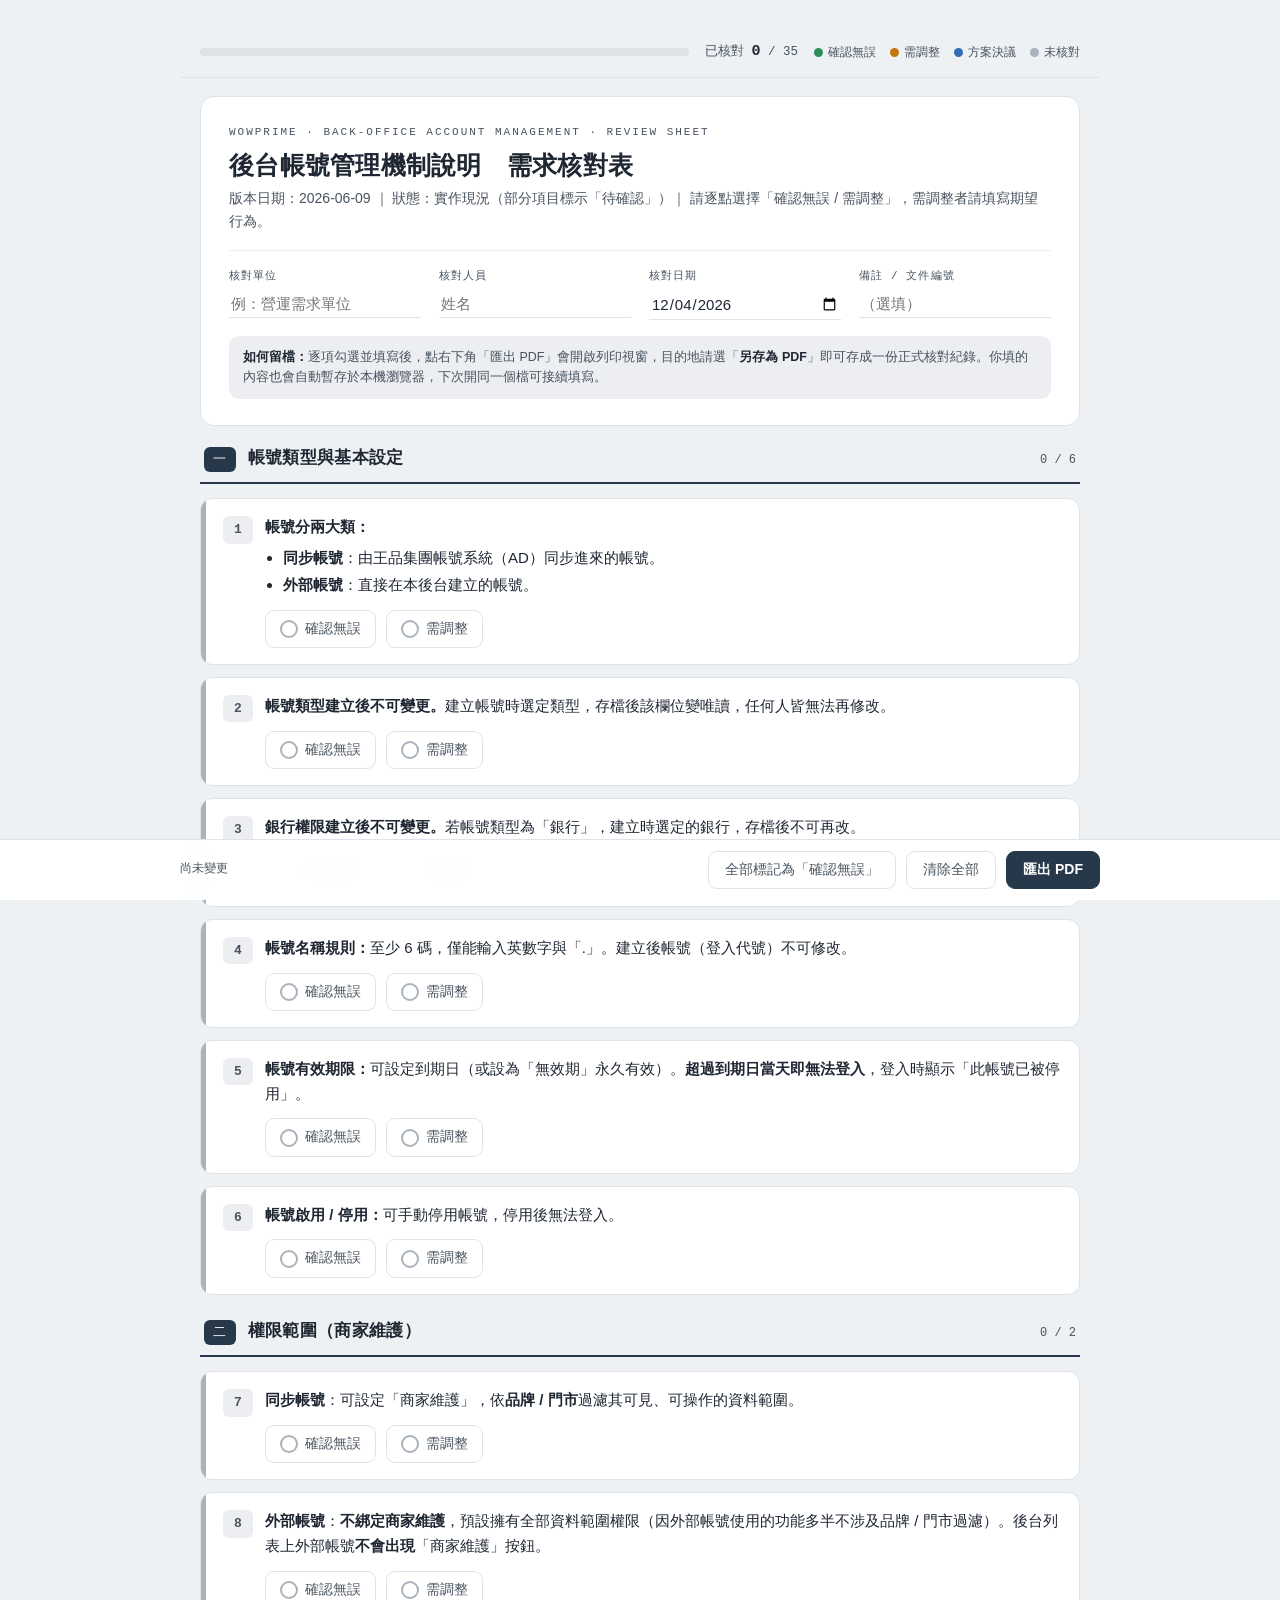
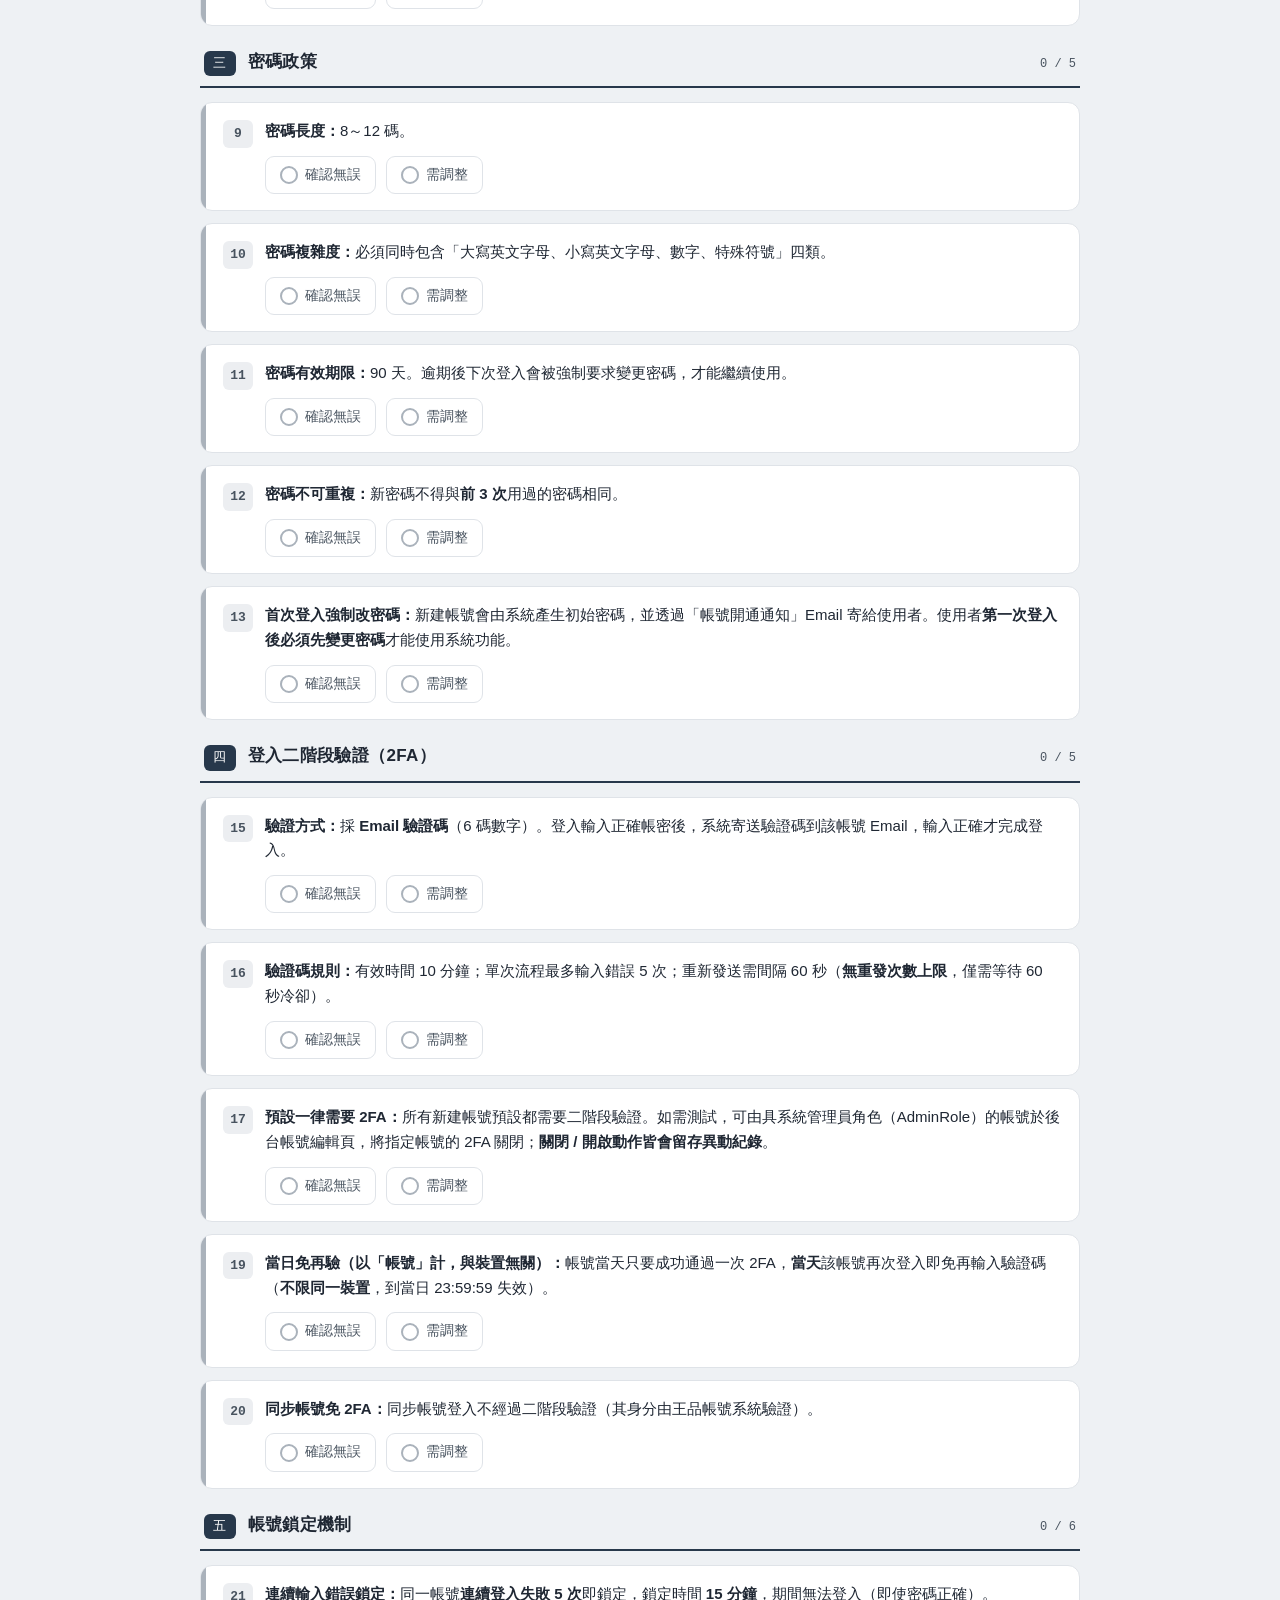
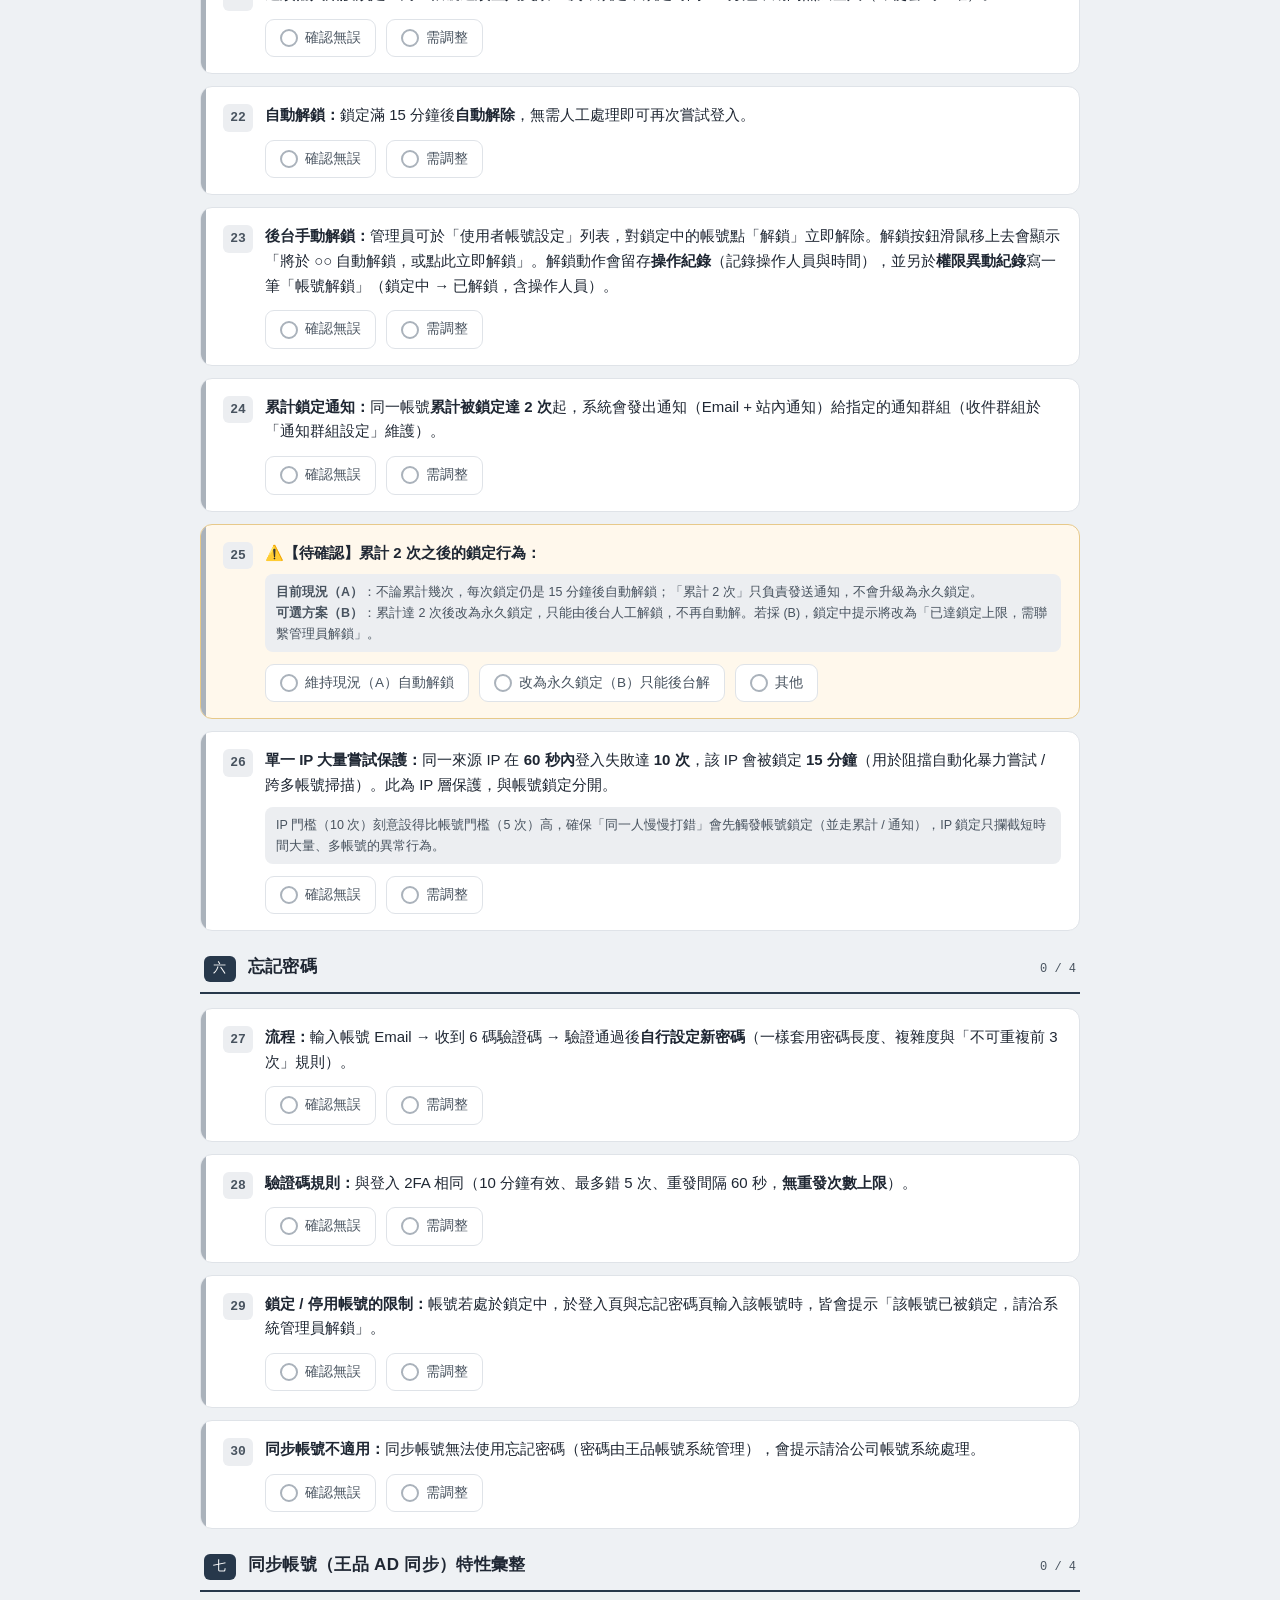
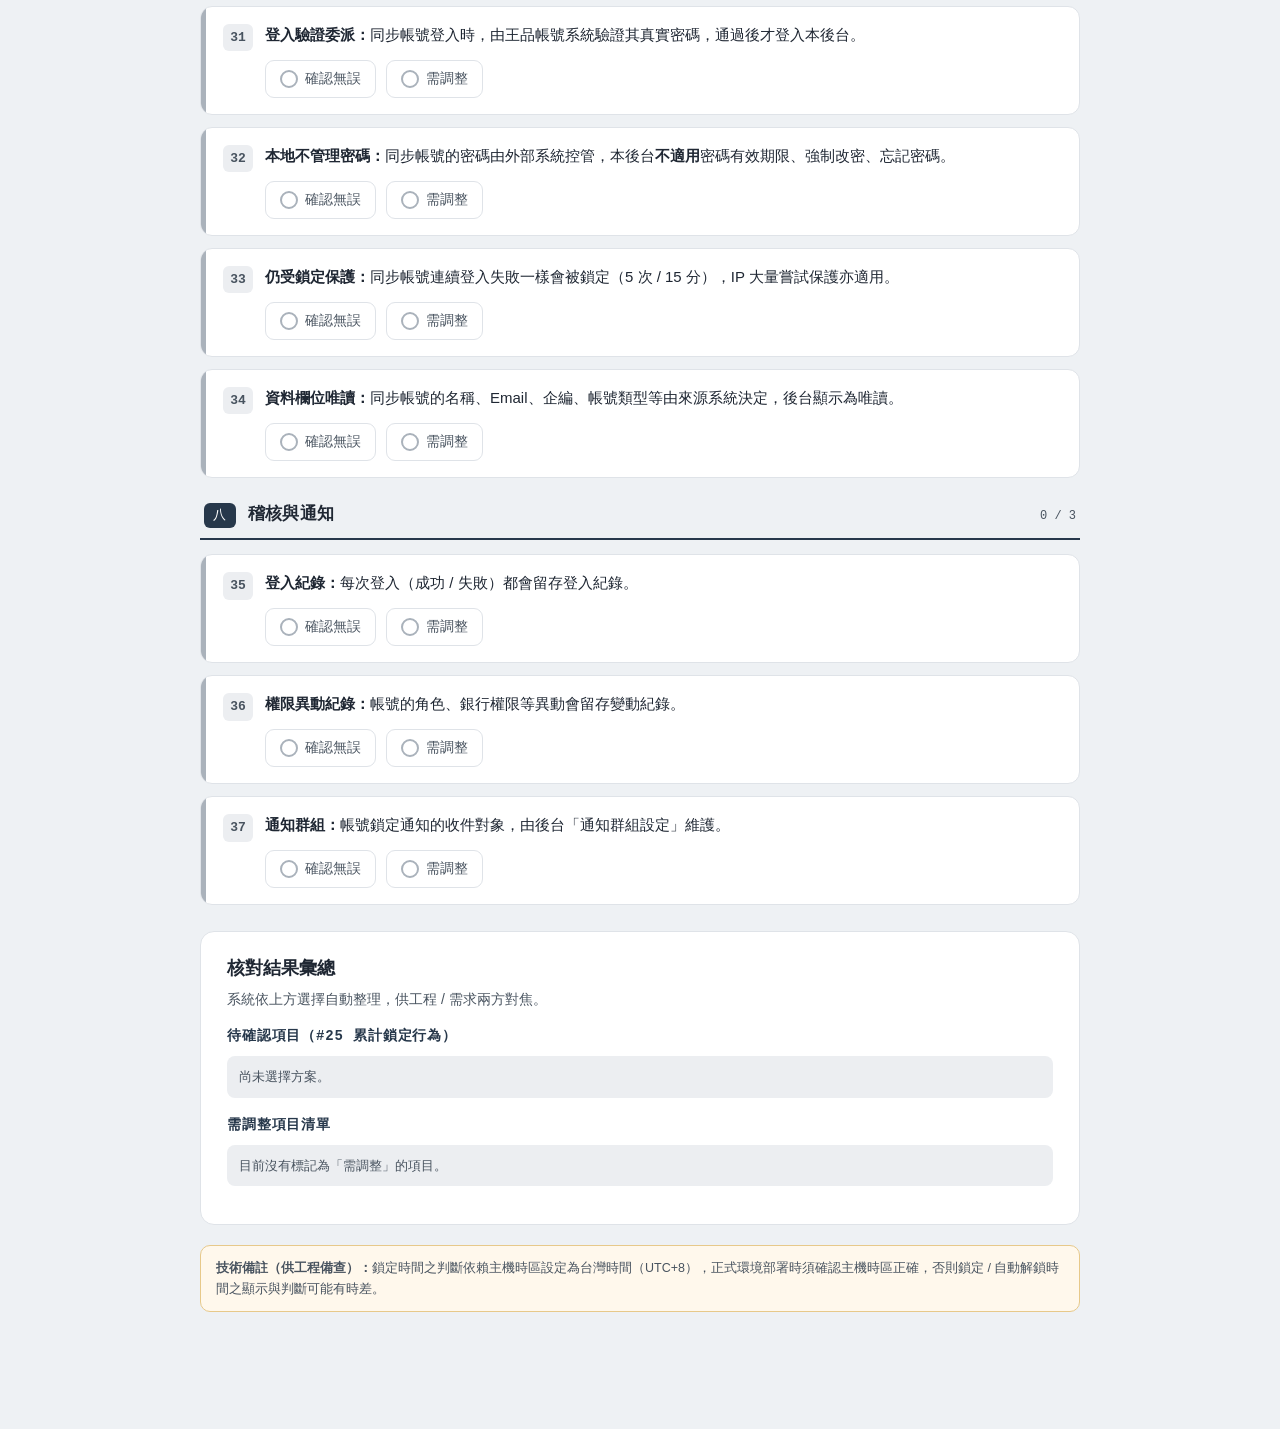
<file: WP_WEB/AccountConfirmation.html>
<!DOCTYPE html>
<html lang="zh-Hant">
<head>
<meta charset="UTF-8">
<meta name="viewport" content="width=device-width, initial-scale=1.0">
<title>後台帳號管理機制－需求核對表</title>
<style>
  :root{
    --ink:#1f2733;
    --ink-soft:#48535f;
    --line:#dfe3e8;
    --line-soft:#eceef1;
    --paper:#ffffff;
    --bg:#eef1f4;
    --ok:#2f8f5b;
    --ok-bg:#eaf5ee;
    --adjust:#c0780f;
    --adjust-bg:#fbf2e2;
    --decide:#2f6db0;
    --decide-bg:#e9f1fa;
    --idle:#aab2bb;
    --accent:#27384b;
    --warn-bg:#fff8ec;
    --warn-line:#e7c98a;
    --mono:"SFMono-Regular",ui-monospace,"Cascadia Mono",Menlo,Consolas,monospace;
    --sans:-apple-system,BlinkMacSystemFont,"PingFang TC","Microsoft JhengHei","Noto Sans TC","Segoe UI",sans-serif;
  }
  *{box-sizing:border-box;}
  html,body{margin:0;padding:0;}
  body{
    font-family:var(--sans);
    color:var(--ink);
    background:var(--bg);
    line-height:1.65;
    font-size:15px;
    -webkit-font-smoothing:antialiased;
  }
  .wrap{max-width:920px;margin:0 auto;padding:28px 20px 120px;}

  /* ---------- header ---------- */
  .masthead{
    background:var(--paper);
    border:1px solid var(--line);
    border-radius:14px;
    padding:26px 28px;
    margin-bottom:18px;
  }
  .eyebrow{
    font-family:var(--mono);
    font-size:11px;
    letter-spacing:.18em;
    text-transform:uppercase;
    color:var(--ink-soft);
    margin:0 0 8px;
  }
  .masthead h1{
    font-size:25px;
    line-height:1.3;
    margin:0 0 6px;
    letter-spacing:.01em;
  }
  .subtitle{color:var(--ink-soft);font-size:14px;margin:0 0 16px;}
  .meta-grid{
    display:grid;
    grid-template-columns:repeat(auto-fit,minmax(180px,1fr));
    gap:12px 18px;
    border-top:1px solid var(--line-soft);
    padding-top:16px;
  }
  .meta-field label{
    display:block;
    font-size:11px;
    font-family:var(--mono);
    letter-spacing:.1em;
    color:var(--ink-soft);
    margin-bottom:5px;
  }
  .meta-field input{
    width:100%;
    border:none;
    border-bottom:1.5px solid var(--line);
    padding:5px 2px;
    font-family:var(--sans);
    font-size:15px;
    color:var(--ink);
    background:transparent;
  }
  .meta-field input:focus{outline:none;border-bottom-color:var(--accent);}

  .howto{
    font-size:12.5px;
    color:var(--ink-soft);
    background:var(--line-soft);
    border-radius:10px;
    padding:11px 14px;
    margin-top:16px;
  }
  .howto b{color:var(--ink);}

  /* ---------- progress bar ---------- */
  .statusbar{
    position:sticky;top:0;z-index:40;
    background:rgba(238,241,244,.92);
    backdrop-filter:blur(6px);
    -webkit-backdrop-filter:blur(6px);
    margin:0 -20px 18px;
    padding:12px 20px;
    border-bottom:1px solid var(--line);
  }
  .statusbar-inner{max-width:920px;margin:0 auto;display:flex;align-items:center;gap:16px;flex-wrap:wrap;}
  .progress-track{flex:1;min-width:160px;height:8px;border-radius:6px;background:#dde2e7;overflow:hidden;}
  .progress-fill{height:100%;width:0;background:var(--ok);border-radius:6px;transition:width .25s ease;}
  .progress-label{font-family:var(--mono);font-size:12.5px;color:var(--ink-soft);white-space:nowrap;}
  .progress-label b{color:var(--ink);font-size:15px;}
  .legend{display:flex;gap:14px;font-size:11.5px;color:var(--ink-soft);flex-wrap:wrap;}
  .legend span{display:inline-flex;align-items:center;gap:5px;}
  .dot{width:9px;height:9px;border-radius:50%;display:inline-block;}
  .dot.ok{background:var(--ok);}
  .dot.adjust{background:var(--adjust);}
  .dot.decide{background:var(--decide);}
  .dot.idle{background:var(--idle);}

  /* ---------- section ---------- */
  .section{margin-bottom:22px;}
  .section-head{
    display:flex;align-items:baseline;gap:12px;
    padding:0 4px 10px;
    border-bottom:2px solid var(--accent);
    margin-bottom:14px;
  }
  .section-num{
    font-family:var(--mono);
    font-size:13px;
    color:var(--paper);
    background:var(--accent);
    border-radius:6px;
    padding:2px 9px;
    letter-spacing:.05em;
  }
  .section-head h2{font-size:17px;margin:0;letter-spacing:.02em;}
  .section-count{margin-left:auto;font-family:var(--mono);font-size:12px;color:var(--ink-soft);}

  /* ---------- item ---------- */
  .item{
    position:relative;
    background:var(--paper);
    border:1px solid var(--line);
    border-radius:12px;
    padding:16px 18px 16px 22px;
    margin-bottom:12px;
    overflow:hidden;
  }
  .item::before{
    content:"";position:absolute;left:0;top:0;bottom:0;width:5px;
    background:var(--idle);transition:background .2s;
  }
  .item.is-ok::before{background:var(--ok);}
  .item.is-adjust::before{background:var(--adjust);}
  .item.is-decide::before{background:var(--decide);}

  .item-top{display:flex;gap:12px;align-items:flex-start;}
  .item-num{
    flex:none;
    font-family:var(--mono);
    font-size:13px;
    font-weight:600;
    color:var(--ink-soft);
    background:var(--line-soft);
    border-radius:6px;
    min-width:30px;
    text-align:center;
    padding:3px 6px;
    margin-top:1px;
  }
  .item-body{flex:1;}
  .item-body p{margin:0 0 2px;}
  .item-body strong{font-weight:650;color:var(--ink);}
  .item-body ul{margin:6px 0 2px;padding-left:18px;}
  .item-body li{margin:2px 0;}
  .item-note-inline{
    display:block;font-size:12.5px;color:var(--ink-soft);
    background:var(--line-soft);border-radius:8px;padding:8px 11px;margin-top:9px;
  }
  .item.warn{background:var(--warn-bg);border-color:var(--warn-line);}

  /* choices */
  .choices{display:flex;gap:10px;flex-wrap:wrap;margin-top:12px;}
  .choice{position:relative;}
  .choice input{position:absolute;opacity:0;width:0;height:0;}
  .choice label{
    display:inline-flex;align-items:center;gap:7px;cursor:pointer;
    border:1.5px solid var(--line);border-radius:9px;
    padding:7px 14px;font-size:13.5px;color:var(--ink-soft);
    background:var(--paper);transition:all .15s;user-select:none;
  }
  .choice label::before{
    content:"";width:14px;height:14px;border-radius:50%;
    border:2px solid var(--idle);flex:none;transition:all .15s;
  }
  .choice label:hover{border-color:#c3ccd5;}
  .choice input:focus-visible + label{outline:2px solid var(--accent);outline-offset:2px;}
  /* ok */
  .choice.c-ok input:checked + label{color:var(--ok);border-color:var(--ok);background:var(--ok-bg);}
  .choice.c-ok input:checked + label::before{border-color:var(--ok);background:var(--ok);box-shadow:inset 0 0 0 2.5px var(--ok-bg);}
  /* adjust */
  .choice.c-adjust input:checked + label{color:var(--adjust);border-color:var(--adjust);background:var(--adjust-bg);}
  .choice.c-adjust input:checked + label::before{border-color:var(--adjust);background:var(--adjust);box-shadow:inset 0 0 0 2.5px var(--adjust-bg);}
  /* decide */
  .choice.c-decide input:checked + label{color:var(--decide);border-color:var(--decide);background:var(--decide-bg);}
  .choice.c-decide input:checked + label::before{border-color:var(--decide);background:var(--decide);box-shadow:inset 0 0 0 2.5px var(--decide-bg);}

  .note-row{margin-top:11px;display:none;}
  .note-row.show{display:block;}
  .note-row label{display:block;font-size:11.5px;font-family:var(--mono);color:var(--adjust);letter-spacing:.08em;margin-bottom:5px;}
  .note-row textarea{
    width:100%;border:1.5px solid var(--warn-line);border-radius:9px;
    padding:9px 11px;font-family:var(--sans);font-size:14px;color:var(--ink);
    background:var(--warn-bg);resize:none;overflow:hidden;line-height:1.55;min-height:42px;
  }
  .note-row textarea:focus{outline:none;border-color:var(--adjust);}

  /* ---------- summary ---------- */
  .summary{
    background:var(--paper);border:1px solid var(--line);border-radius:14px;
    padding:22px 26px;margin-top:26px;
  }
  .summary h2{font-size:18px;margin:0 0 4px;}
  .summary .subtitle{margin-bottom:14px;}
  .sum-block{margin-bottom:16px;}
  .sum-block h3{font-size:14px;margin:0 0 8px;color:var(--accent);font-family:var(--mono);letter-spacing:.06em;}
  .sum-list{margin:0;padding:0;list-style:none;}
  .sum-list li{
    border-left:3px solid var(--adjust);background:var(--adjust-bg);
    border-radius:0 8px 8px 0;padding:8px 12px;margin-bottom:7px;font-size:13.5px;
  }
  .sum-list li .sl-num{font-family:var(--mono);font-weight:600;color:var(--adjust);margin-right:8px;}
  .sum-list li .sl-note{display:block;color:var(--ink-soft);font-size:12.5px;margin-top:3px;}
  .sum-empty{font-size:13px;color:var(--ink-soft);background:var(--line-soft);border-radius:8px;padding:10px 12px;}
  .sum-decision{border-left:3px solid var(--decide);background:var(--decide-bg);border-radius:0 8px 8px 0;padding:10px 12px;font-size:13.5px;}
  .sum-decision .sl-num{font-family:var(--mono);font-weight:600;color:var(--decide);margin-right:8px;}

  .footnote{
    margin-top:20px;font-size:12.5px;color:var(--ink-soft);
    background:var(--warn-bg);border:1px solid var(--warn-line);border-radius:10px;padding:12px 15px;
  }

  /* ---------- action bar ---------- */
  .actionbar{
    position:fixed;left:0;right:0;bottom:0;z-index:50;
    background:rgba(255,255,255,.95);
    backdrop-filter:blur(8px);-webkit-backdrop-filter:blur(8px);
    border-top:1px solid var(--line);
    padding:11px 20px;
  }
  .actionbar-inner{max-width:920px;margin:0 auto;display:flex;gap:10px;align-items:center;flex-wrap:wrap;}
  .saved-hint{font-size:12px;color:var(--ink-soft);font-family:var(--mono);margin-right:auto;}
  .btn{
    font-family:var(--sans);font-size:14px;cursor:pointer;border-radius:9px;
    padding:9px 16px;border:1.5px solid var(--line);background:var(--paper);color:var(--ink);
    transition:all .15s;
  }
  .btn:hover{border-color:#c3ccd5;}
  .btn-primary{background:var(--accent);border-color:var(--accent);color:#fff;font-weight:600;}
  .btn-primary:hover{background:#1c2a3a;border-color:#1c2a3a;}
  .btn-ghost{color:var(--ink-soft);}

  /* ---------- print ---------- */
  @page{size:A4;margin:14mm 13mm 16mm;}
  .print-only{display:none;}
  @media print{
    :root{--bg:#fff;}
    body{background:#fff;font-size:11.5px;line-height:1.5;}
    .wrap{max-width:none;padding:0;}
    .statusbar,.actionbar,.howto{display:none !important;}
    .print-only{display:block;}
    .masthead{border:none;border-bottom:2px solid var(--accent);border-radius:0;padding:0 0 12px;margin-bottom:14px;}
    .masthead h1{font-size:18px;}
    .meta-grid{gap:6px 18px;}
    .meta-field input{border-bottom:1px solid #bbb;}
    .section{break-inside:auto;margin-bottom:10px;}
    .section-head{margin-bottom:8px;padding-bottom:6px;}
    .section-count{display:none;}
    .item{
      break-inside:avoid;border:1px solid #d4d8dd;border-radius:8px;
      padding:9px 11px 9px 14px;margin-bottom:7px;
      -webkit-print-color-adjust:exact;print-color-adjust:exact;
    }
    .item::before{-webkit-print-color-adjust:exact;print-color-adjust:exact;}
    .choice label{padding:3px 9px;font-size:11px;-webkit-print-color-adjust:exact;print-color-adjust:exact;}
    .choices{margin-top:7px;gap:7px;}
    .note-row textarea{background:#fff;border:1px solid #ccc;-webkit-print-color-adjust:exact;print-color-adjust:exact;}
    .summary,.footnote{break-inside:avoid;-webkit-print-color-adjust:exact;print-color-adjust:exact;}
    .sum-list li,.sum-decision{-webkit-print-color-adjust:exact;print-color-adjust:exact;}
    a{color:inherit;text-decoration:none;}
  }
</style>
</head>
<body>
<div class="wrap">

  <!-- progress -->
  <div class="statusbar">
    <div class="statusbar-inner">
      <div class="progress-track"><div class="progress-fill" id="pfill"></div></div>
      <div class="progress-label">已核對 <b id="pdone">0</b> / <span id="ptotal">35</span></div>
      <div class="legend">
        <span><i class="dot ok"></i>確認無誤</span>
        <span><i class="dot adjust"></i>需調整</span>
        <span><i class="dot decide"></i>方案決議</span>
        <span><i class="dot idle"></i>未核對</span>
      </div>
    </div>
  </div>

  <!-- masthead -->
  <header class="masthead">
    <p class="eyebrow">Wowprime · Back-office Account Management · Review Sheet</p>
    <h1>後台帳號管理機制說明　需求核對表</h1>
    <p class="subtitle">版本日期：2026-06-09 ｜ 狀態：實作現況（部分項目標示「待確認」）｜ 請逐點選擇「確認無誤 / 需調整」，需調整者請填寫期望行為。</p>
    <div class="meta-grid">
      <div class="meta-field"><label>核對單位</label><input id="meta_unit" type="text" placeholder="例：營運需求單位"></div>
      <div class="meta-field"><label>核對人員</label><input id="meta_person" type="text" placeholder="姓名"></div>
      <div class="meta-field"><label>核對日期</label><input id="meta_date" type="date"></div>
      <div class="meta-field"><label>備註 / 文件編號</label><input id="meta_ref" type="text" placeholder="（選填）"></div>
    </div>
    <div class="howto">
      <b>如何留檔：</b>逐項勾選並填寫後，點右下角「匯出 PDF」會開啟列印視窗，目的地請選「<b>另存為 PDF</b>」即可存成一份正式核對紀錄。你填的內容也會自動暫存於本機瀏覽器，下次開同一個檔可接續填寫。
    </div>
  </header>

  <main id="form"></main>

  <!-- live summary -->
  <section class="summary" id="summary">
    <h2>核對結果彙總</h2>
    <p class="subtitle">系統依上方選擇自動整理，供工程 / 需求兩方對焦。</p>

    <div class="sum-block">
      <h3>待確認項目（#25 累計鎖定行為）</h3>
      <div id="sum-decision-wrap"><div class="sum-empty">尚未選擇方案。</div></div>
    </div>

    <div class="sum-block">
      <h3>需調整項目清單</h3>
      <ul class="sum-list" id="sum-adjust"></ul>
      <div class="sum-empty" id="sum-adjust-empty">目前沒有標記為「需調整」的項目。</div>
    </div>
  </section>

  <div class="footnote">
    <b>技術備註（供工程備查）：</b>鎖定時間之判斷依賴主機時區設定為台灣時間（UTC+8），正式環境部署時須確認主機時區正確，否則鎖定 / 自動解鎖時間之顯示與判斷可能有時差。
  </div>

</div>

<!-- actions -->
<div class="actionbar">
  <div class="actionbar-inner">
    <span class="saved-hint" id="savedHint">尚未變更</span>
    <button class="btn btn-ghost" id="btnAll">全部標記為「確認無誤」</button>
    <button class="btn btn-ghost" id="btnClear">清除全部</button>
    <button class="btn btn-primary" id="btnPdf">匯出 PDF</button>
  </div>
</div>

<script>
(function(){
  "use strict";

  // ---- content data ----
  var SECTIONS = [
    { num:"一", title:"帳號類型與基本設定", items:[
      {n:"1", html:"<p><strong>帳號分兩大類：</strong></p><ul><li><strong>同步帳號</strong>：由王品集團帳號系統（AD）同步進來的帳號。</li><li><strong>外部帳號</strong>：直接在本後台建立的帳號。</li></ul>"},
      {n:"2", html:"<p><strong>帳號類型建立後不可變更。</strong>建立帳號時選定類型，存檔後該欄位變唯讀，任何人皆無法再修改。</p>"},
      {n:"3", html:"<p><strong>銀行權限建立後不可變更。</strong>若帳號類型為「銀行」，建立時選定的銀行，存檔後不可再改。</p>"},
      {n:"4", html:"<p><strong>帳號名稱規則：</strong>至少 6 碼，僅能輸入英數字與「.」。建立後帳號（登入代號）不可修改。</p>"},
      {n:"5", html:"<p><strong>帳號有效期限：</strong>可設定到期日（或設為「無效期」永久有效）。<strong>超過到期日當天即無法登入</strong>，登入時顯示「此帳號已被停用」。</p>"},
      {n:"6", html:"<p><strong>帳號啟用 / 停用：</strong>可手動停用帳號，停用後無法登入。</p>"}
    ]},
    { num:"二", title:"權限範圍（商家維護）", items:[
      {n:"7", html:"<p><strong>同步帳號</strong>：可設定「商家維護」，依<strong>品牌 / 門市</strong>過濾其可見、可操作的資料範圍。</p>"},
      {n:"8", html:"<p><strong>外部帳號</strong>：<strong>不綁定商家維護</strong>，預設擁有全部資料範圍權限（因外部帳號使用的功能多半不涉及品牌 / 門市過濾）。後台列表上外部帳號<strong>不會出現</strong>「商家維護」按鈕。</p>"}
    ]},
    { num:"三", title:"密碼政策", items:[
      {n:"9", html:"<p><strong>密碼長度：</strong>8～12 碼。</p>"},
      {n:"10", html:"<p><strong>密碼複雜度：</strong>必須同時包含「大寫英文字母、小寫英文字母、數字、特殊符號」四類。</p>"},
      {n:"11", html:"<p><strong>密碼有效期限：</strong>90 天。逾期後下次登入會被強制要求變更密碼，才能繼續使用。</p>"},
      {n:"12", html:"<p><strong>密碼不可重複：</strong>新密碼不得與<strong>前 3 次</strong>用過的密碼相同。</p>"},
      {n:"13", html:"<p><strong>首次登入強制改密碼：</strong>新建帳號會由系統產生初始密碼，並透過「帳號開通通知」Email 寄給使用者。使用者<strong>第一次登入後必須先變更密碼</strong>才能使用系統功能。</p>"}
    ]},
    { num:"四", title:"登入二階段驗證（2FA）", items:[
      {n:"15", html:"<p><strong>驗證方式：</strong>採 <strong>Email 驗證碼</strong>（6 碼數字）。登入輸入正確帳密後，系統寄送驗證碼到該帳號 Email，輸入正確才完成登入。</p>"},
      {n:"16", html:"<p><strong>驗證碼規則：</strong>有效時間 10 分鐘；單次流程最多輸入錯誤 5 次；重新發送需間隔 60 秒（<strong>無重發次數上限</strong>，僅需等待 60 秒冷卻）。</p>"},
      {n:"17", html:"<p><strong>預設一律需要 2FA：</strong>所有新建帳號預設都需要二階段驗證。如需測試，可由具系統管理員角色（AdminRole）的帳號於後台帳號編輯頁，將指定帳號的 2FA 關閉；<strong>關閉 / 開啟動作皆會留存異動紀錄</strong>。</p>"},
      {n:"19", html:"<p><strong>當日免再驗（以「帳號」計，與裝置無關）：</strong>帳號當天只要成功通過一次 2FA，<strong>當天</strong>該帳號再次登入即免再輸入驗證碼（<strong>不限同一裝置</strong>，到當日 23:59:59 失效）。</p>"},
      {n:"20", html:"<p><strong>同步帳號免 2FA：</strong>同步帳號登入不經過二階段驗證（其身分由王品帳號系統驗證）。</p>"}
    ]},
    { num:"五", title:"帳號鎖定機制", items:[
      {n:"21", html:"<p><strong>連續輸入錯誤鎖定：</strong>同一帳號<strong>連續登入失敗 5 次</strong>即鎖定，鎖定時間 <strong>15 分鐘</strong>，期間無法登入（即使密碼正確）。</p>"},
      {n:"22", html:"<p><strong>自動解鎖：</strong>鎖定滿 15 分鐘後<strong>自動解除</strong>，無需人工處理即可再次嘗試登入。</p>"},
      {n:"23", html:"<p><strong>後台手動解鎖：</strong>管理員可於「使用者帳號設定」列表，對鎖定中的帳號點「解鎖」立即解除。解鎖按鈕滑鼠移上去會顯示「將於 ○○ 自動解鎖，或點此立即解鎖」。解鎖動作會留存<strong>操作紀錄</strong>（記錄操作人員與時間），並另於<strong>權限異動紀錄</strong>寫一筆「帳號解鎖」（鎖定中 → 已解鎖，含操作人員）。</p>"},
      {n:"24", html:"<p><strong>累計鎖定通知：</strong>同一帳號<strong>累計被鎖定達 2 次</strong>起，系統會發出通知（Email + 站內通知）給指定的通知群組（收件群組於「通知群組設定」維護）。</p>"},
      {n:"25", type:"decide", html:"<p><strong>⚠️【待確認】累計 2 次之後的鎖定行為：</strong></p><span class='item-note-inline'><b>目前現況（A）</b>：不論累計幾次，每次鎖定仍是 15 分鐘後自動解鎖；「累計 2 次」只負責發送通知，不會升級為永久鎖定。<br><b>可選方案（B）</b>：累計達 2 次後改為永久鎖定，只能由後台人工解鎖，不再自動解。若採 (B)，鎖定中提示將改為「已達鎖定上限，需聯繫管理員解鎖」。</span>"},
      {n:"26", html:"<p><strong>單一 IP 大量嘗試保護：</strong>同一來源 IP 在 <strong>60 秒內</strong>登入失敗達 <strong>10 次</strong>，該 IP 會被鎖定 <strong>15 分鐘</strong>（用於阻擋自動化暴力嘗試 / 跨多帳號掃描）。此為 IP 層保護，與帳號鎖定分開。</p><span class='item-note-inline'>IP 門檻（10 次）刻意設得比帳號門檻（5 次）高，確保「同一人慢慢打錯」會先觸發帳號鎖定（並走累計 / 通知），IP 鎖定只攔截短時間大量、多帳號的異常行為。</span>"}
    ]},
    { num:"六", title:"忘記密碼", items:[
      {n:"27", html:"<p><strong>流程：</strong>輸入帳號 Email → 收到 6 碼驗證碼 → 驗證通過後<strong>自行設定新密碼</strong>（一樣套用密碼長度、複雜度與「不可重複前 3 次」規則）。</p>"},
      {n:"28", html:"<p><strong>驗證碼規則：</strong>與登入 2FA 相同（10 分鐘有效、最多錯 5 次、重發間隔 60 秒，<strong>無重發次數上限</strong>）。</p>"},
      {n:"29", html:"<p><strong>鎖定 / 停用帳號的限制：</strong>帳號若處於鎖定中，於登入頁與忘記密碼頁輸入該帳號時，皆會提示「該帳號已被鎖定，請洽系統管理員解鎖」。</p>"},
      {n:"30", html:"<p><strong>同步帳號不適用：</strong>同步帳號無法使用忘記密碼（密碼由王品帳號系統管理），會提示請洽公司帳號系統處理。</p>"}
    ]},
    { num:"七", title:"同步帳號（王品 AD 同步）特性彙整", items:[
      {n:"31", html:"<p><strong>登入驗證委派：</strong>同步帳號登入時，由王品帳號系統驗證其真實密碼，通過後才登入本後台。</p>"},
      {n:"32", html:"<p><strong>本地不管理密碼：</strong>同步帳號的密碼由外部系統控管，本後台<strong>不適用</strong>密碼有效期限、強制改密、忘記密碼。</p>"},
      {n:"33", html:"<p><strong>仍受鎖定保護：</strong>同步帳號連續登入失敗一樣會被鎖定（5 次 / 15 分），IP 大量嘗試保護亦適用。</p>"},
      {n:"34", html:"<p><strong>資料欄位唯讀：</strong>同步帳號的名稱、Email、企編、帳號類型等由來源系統決定，後台顯示為唯讀。</p>"}
    ]},
    { num:"八", title:"稽核與通知", items:[
      {n:"35", html:"<p><strong>登入紀錄：</strong>每次登入（成功 / 失敗）都會留存登入紀錄。</p>"},
      {n:"36", html:"<p><strong>權限異動紀錄：</strong>帳號的角色、銀行權限等異動會留存變動紀錄。</p>"},
      {n:"37", html:"<p><strong>通知群組：</strong>帳號鎖定通知的收件對象，由後台「通知群組設定」維護。</p>"}
    ]}
  ];

  var STORE_KEY = "wp_account_review_v1";
  var form = document.getElementById("form");
  var allItems = [];

  // ---- render ----
  SECTIONS.forEach(function(sec){
    var s = document.createElement("section");
    s.className = "section";
    var count = sec.items.length;
    s.innerHTML =
      '<div class="section-head"><span class="section-num">'+sec.num+'</span>'+
      '<h2>'+sec.title+'</h2><span class="section-count" data-sec-count>0 / '+count+'</span></div>';
    sec.items.forEach(function(it){
      allItems.push(it.n);
      var isDecide = it.type === "decide";
      var div = document.createElement("div");
      div.className = "item" + (isDecide ? " warn" : "");
      div.id = "item-"+it.n;

      var choicesHtml;
      if(isDecide){
        choicesHtml =
          '<div class="choices" data-group="'+it.n+'">'+
            radio(it.n,"A","decide","維持現況（A）自動解鎖")+
            radio(it.n,"B","decide","改為永久鎖定（B）只能後台解")+
            radio(it.n,"other","decide","其他")+
          '</div>'+
          noteRow(it.n,"請說明（選「其他」時填寫）");
      } else {
        choicesHtml =
          '<div class="choices" data-group="'+it.n+'">'+
            radio(it.n,"ok","ok","確認無誤")+
            radio(it.n,"adjust","adjust","需調整")+
          '</div>'+
          noteRow(it.n,"期望行為 / 需調整說明");
      }

      div.innerHTML =
        '<div class="item-top"><span class="item-num">'+it.n+'</span>'+
        '<div class="item-body">'+it.html+choicesHtml+'</div></div>';
      s.appendChild(div);
    });
    form.appendChild(s);
  });

  function radio(n,val,cls,label){
    var id = "r_"+n+"_"+val;
    return '<span class="choice c-'+cls+'">'+
      '<input type="radio" name="status_'+n+'" id="'+id+'" value="'+val+'">'+
      '<label for="'+id+'">'+label+'</label></span>';
  }
  function noteRow(n,label){
    return '<div class="note-row" id="noterow_'+n+'"><label>'+label+'</label>'+
      '<textarea id="note_'+n+'" rows="1" placeholder="請輸入…"></textarea></div>';
  }

  document.getElementById("ptotal").textContent = allItems.length;

  // ---- helpers ----
  function getStatus(n){
    var el = document.querySelector('input[name="status_'+n+'"]:checked');
    return el ? el.value : null;
  }
  function autoGrow(ta){ ta.style.height="auto"; ta.style.height=(ta.scrollHeight)+"px"; }

  function applyItemState(n){
    var item = document.getElementById("item-"+n);
    var v = getStatus(n);
    item.classList.remove("is-ok","is-adjust","is-decide");
    var noterow = document.getElementById("noterow_"+n);
    if(v==="ok"){ item.classList.add("is-ok"); noterow.classList.remove("show"); }
    else if(v==="adjust"){ item.classList.add("is-adjust"); noterow.classList.add("show"); }
    else if(v==="A"||v==="B"){ item.classList.add("is-decide"); noterow.classList.remove("show"); }
    else if(v==="other"){ item.classList.add("is-decide"); noterow.classList.add("show"); }
    else { noterow.classList.remove("show"); }
  }

  function updateProgress(){
    var done = 0;
    allItems.forEach(function(n){ if(getStatus(n)) done++; });
    document.getElementById("pdone").textContent = done;
    var pct = Math.round(done/allItems.length*100);
    document.getElementById("pfill").style.width = pct + "%";
    // per-section counts
    var idx = 0;
    SECTIONS.forEach(function(sec, si){
      var c = 0;
      sec.items.forEach(function(it){ if(getStatus(it.n)) c++; });
      var heads = document.querySelectorAll("[data-sec-count]");
      heads[si].textContent = c + " / " + sec.items.length;
    });
  }

  function plainText(n){
    // pull the leading bold title of the item for summary readability
    var el = document.querySelector("#item-"+n+" .item-body p strong");
    var t = el ? el.textContent.replace(/[：:]\s*$/,"") : ("項目 "+n);
    return t;
  }

  function updateSummary(){
    // decision (#25)
    var dWrap = document.getElementById("sum-decision-wrap");
    var dv = getStatus("25");
    var dnote = (document.getElementById("note_25").value||"").trim();
    if(!dv){
      dWrap.innerHTML = '<div class="sum-empty">尚未選擇方案。</div>';
    } else {
      var label = dv==="A" ? "維持現況（A）：每次仍 15 分鐘後自動解鎖，累計 2 次僅發通知。"
                : dv==="B" ? "改為永久鎖定（B）：累計達 2 次後永久鎖定，只能後台人工解鎖。"
                : "其他：" + (dnote || "（未填說明）");
      dWrap.innerHTML = '<div class="sum-decision"><span class="sl-num">#25</span>'+escapeHtml(label)+'</div>';
    }
    // adjust list
    var ul = document.getElementById("sum-adjust");
    var empty = document.getElementById("sum-adjust-empty");
    ul.innerHTML = "";
    var found = 0;
    allItems.forEach(function(n){
      if(getStatus(n)==="adjust"){
        found++;
        var note = (document.getElementById("note_"+n).value||"").trim();
        var li = document.createElement("li");
        li.innerHTML = '<span class="sl-num">#'+n+'</span>'+escapeHtml(plainText(n))+
          (note ? '<span class="sl-note">→ '+escapeHtml(note)+'</span>' : '<span class="sl-note">→（未填說明）</span>');
        ul.appendChild(li);
      }
    });
    empty.style.display = found ? "none" : "block";
  }
  function escapeHtml(s){ return String(s).replace(/[&<>"]/g,function(c){return {"&":"&amp;","<":"&lt;",">":"&gt;",'"':"&quot;"}[c];}); }

  // ---- persistence ----
  var hint = document.getElementById("savedHint");
  function collect(){
    var data = {meta:{}, status:{}, notes:{}};
    ["meta_unit","meta_person","meta_date","meta_ref"].forEach(function(id){ data.meta[id]=document.getElementById(id).value; });
    allItems.forEach(function(n){
      var v=getStatus(n); if(v) data.status[n]=v;
      var note=document.getElementById("note_"+n).value; if(note) data.notes[n]=note;
    });
    return data;
  }
  function save(){
    try{ localStorage.setItem(STORE_KEY, JSON.stringify(collect()));
      var t=new Date(); hint.textContent="已暫存於本機 "+t.toLocaleTimeString("zh-TW",{hour:"2-digit",minute:"2-digit"});
    }catch(e){ hint.textContent="（本機暫存不可用，內容仍可匯出 PDF）"; }
  }
  function load(){
    var raw;
    try{ raw=localStorage.getItem(STORE_KEY); }catch(e){ raw=null; }
    if(!raw) return;
    try{
      var d=JSON.parse(raw);
      if(d.meta) Object.keys(d.meta).forEach(function(id){ var el=document.getElementById(id); if(el) el.value=d.meta[id]; });
      if(d.status) Object.keys(d.status).forEach(function(n){
        var el=document.querySelector('input[name="status_'+n+'"][value="'+d.status[n]+'"]'); if(el) el.checked=true;
      });
      if(d.notes) Object.keys(d.notes).forEach(function(n){ var el=document.getElementById("note_"+n); if(el) el.value=d.notes[n]; });
    }catch(e){}
  }

  // ---- events ----
  form.addEventListener("change", function(e){
    if(e.target.name && e.target.name.indexOf("status_")===0){
      applyItemState(e.target.name.replace("status_",""));
      updateProgress(); updateSummary(); save();
    }
  });
  form.addEventListener("input", function(e){
    if(e.target.tagName==="TEXTAREA"){ autoGrow(e.target); updateSummary(); save(); }
  });
  ["meta_unit","meta_person","meta_date","meta_ref"].forEach(function(id){
    document.getElementById(id).addEventListener("input", save);
  });

  document.getElementById("btnAll").addEventListener("click", function(){
    allItems.forEach(function(n){
      if(n==="25") return; // decision item left to the unit
      var el=document.querySelector('input[name="status_'+n+'"][value="ok"]');
      if(el){ el.checked=true; applyItemState(n); }
    });
    updateProgress(); updateSummary(); save();
  });

  document.getElementById("btnClear").addEventListener("click", function(){
    if(!confirm("確定清除所有勾選與填寫內容？此動作無法復原。")) return;
    document.querySelectorAll('input[type="radio"]').forEach(function(r){ r.checked=false; });
    document.querySelectorAll("textarea").forEach(function(t){ t.value=""; autoGrow(t); });
    allItems.forEach(applyItemState);
    updateProgress(); updateSummary();
    try{ localStorage.removeItem(STORE_KEY); }catch(e){}
    hint.textContent="已清除";
  });

  document.getElementById("btnPdf").addEventListener("click", function(){
    if(document.activeElement && document.activeElement.blur) document.activeElement.blur();
    var u=document.getElementById("meta_unit").value.trim();
    var d=document.getElementById("meta_date").value;
    var name="後台帳號管理機制_需求核對表";
    if(u) name+="_"+u; if(d) name+="_"+d;
    var prev=document.title; document.title=name;
    window.print();
    setTimeout(function(){ document.title=prev; }, 800);
  });

  // ---- init ----
  load();
  // default date = today (only if empty)
  var dateEl=document.getElementById("meta_date");
  if(!dateEl.value){ var t=new Date(); dateEl.value=t.toISOString().slice(0,10); }
  document.querySelectorAll("textarea").forEach(autoGrow);
  allItems.forEach(applyItemState);
  updateProgress(); updateSummary();
})();
</script>
</body>
</html>
</file>
<file: styles.css>
/* ==========================================================================
   環友科技股份有限公司 | UTK Technology
   BMW M-inspired design system implementation
   Reference: DESIGN-bmw-m.md
   ========================================================================== */

/* === DESIGN TOKENS ====================================================== */
:root {
  /* Brand & Surface */
  --c-primary: #ffffff;
  --c-ink: #ffffff;
  --c-on-dark: #ffffff;
  --c-body: #bbbbbb;
  --c-body-strong: #e6e6e6;
  --c-muted: #7e7e7e;
  --c-hairline: #3c3c3c;
  --c-hairline-strong: #262626;
  --c-canvas: #000000;
  --c-surface-card: #1a1a1a;
  --c-surface-elevated: #262626;
  --c-surface-soft: #0d0d0d;
  --c-carbon-gray: #2b2b2b;
  --c-on-primary: #000000;

  /* M tricolor (homage) */
  --c-m-blue-light: #0066b1;
  --c-m-blue-dark: #1c69d4;
  --c-m-red: #e22718;
  --c-bmw-blue: #1c69d4;
  --c-electric-blue: #0653b6;

  /* Semantic */
  --c-warning: #f4b400;
  --c-success: #0fa336;

  /* Spacing (4px base) */
  --s-xxs: 4px;
  --s-xs: 8px;
  --s-sm: 12px;
  --s-md: 16px;
  --s-lg: 24px;
  --s-xl: 40px;
  --s-xxl: 64px;
  --s-section: 96px;

  /* Radius */
  --r-none: 0;
  --r-sm: 4px;
  --r-full: 9999px;

  /* Layout */
  --container-max: 1440px;
  --container-pad: 24px;
  --nav-h: 64px;

  /* Type */
  --font-base: "Inter", "Noto Sans TC", -apple-system, BlinkMacSystemFont,
    "Segoe UI", "PingFang TC", "Microsoft JhengHei", sans-serif;

  /* Motion */
  --ease-out: cubic-bezier(0.22, 1, 0.36, 1);
}

@media (min-width: 768px) {
  :root { --container-pad: 40px; }
}
@media (min-width: 1280px) {
  :root { --container-pad: 64px; }
}

/* === RESET ============================================================== */
*, *::before, *::after { box-sizing: border-box; margin: 0; padding: 0; }
html {
  scroll-behavior: smooth;
  scroll-padding-top: calc(var(--nav-h) + 4px);
  -webkit-text-size-adjust: 100%;
  text-size-adjust: 100%;
}
body {
  background: var(--c-canvas);
  color: var(--c-on-dark);
  font: 300 16px/1.5 var(--font-base);
  -webkit-font-smoothing: antialiased;
  -moz-osx-font-smoothing: grayscale;
  text-rendering: optimizeLegibility;
  overflow-x: hidden;
  min-height: 100vh;
}
img, picture, video, svg {
  display: block;
  max-width: 100%;
  height: auto;
}
img { background: var(--c-surface-elevated); }
button { background: none; border: none; color: inherit; font: inherit; cursor: pointer; }
a { color: inherit; text-decoration: none; }
ul, ol { list-style: none; }
input, textarea, select, button { font: inherit; }
h1, h2, h3, h4, h5, h6 { font-weight: 700; line-height: 1.2; }
::selection { background: var(--c-on-dark); color: var(--c-on-primary); }

/* === TYPE UTILITIES ===================================================== */
.display-xl {
  font-size: clamp(48px, 7vw, 80px);
  font-weight: 700;
  line-height: 1.0;
  letter-spacing: -0.01em;
}
.display-lg {
  font-size: clamp(34px, 5vw, 56px);
  font-weight: 700;
  line-height: 1.05;
  letter-spacing: -0.005em;
}
.display-md {
  font-size: clamp(26px, 3.5vw, 40px);
  font-weight: 700;
  line-height: 1.1;
}
.display-sm {
  font-size: clamp(22px, 2.5vw, 32px);
  font-weight: 700;
  line-height: 1.15;
}
.title-lg { font-size: 22px; font-weight: 700; line-height: 1.3; }
.title-md { font-size: 20px; font-weight: 400; line-height: 1.4; }
.body-md { font-size: 16px; font-weight: 300; line-height: 1.5; }
.body-sm { font-size: 14px; font-weight: 300; line-height: 1.5; }
.caption { font-size: 12px; font-weight: 400; line-height: 1.4; letter-spacing: 0.5px; }
.kicker {
  font-size: 13px;
  font-weight: 700;
  line-height: 1.3;
  letter-spacing: 1.6px;
  text-transform: uppercase;
  display: inline-block;
}
.muted { color: var(--c-muted); }

/* === LAYOUT ============================================================= */
.container {
  width: 100%;
  max-width: var(--container-max);
  margin-inline: auto;
  padding-inline: var(--container-pad);
}
.band {
  padding-block: var(--s-section);
  position: relative;
}
.band--soft { background: var(--c-surface-soft); }
.section-head {
  max-width: 920px;
  margin-bottom: var(--s-xxl);
}
.section-head .kicker { color: var(--c-body); margin-bottom: var(--s-md); }
.section-head h2 { margin-bottom: var(--s-md); }
.section-head .lead {
  color: var(--c-body);
  font-size: clamp(15px, 1.6vw, 18px);
  font-weight: 300;
  max-width: 720px;
  line-height: 1.6;
}

/* === M TRICOLOR STRIPE =================================================== */
.m-stripe, .m-stripe-top {
  height: 4px;
  background: linear-gradient(
    90deg,
    var(--c-m-blue-light) 0%,
    var(--c-m-blue-light) 33.33%,
    var(--c-m-blue-dark) 33.33%,
    var(--c-m-blue-dark) 66.66%,
    var(--c-m-red) 66.66%,
    var(--c-m-red) 100%
  );
  border: 0;
  margin: 0;
}
.m-stripe-top {
  position: fixed;
  top: 0;
  left: 0;
  right: 0;
  z-index: 100;
}

/* === TOP NAV ============================================================ */
.top-nav {
  position: fixed;
  top: 4px;
  left: 0;
  right: 0;
  z-index: 50;
  height: var(--nav-h);
  background: transparent;
  transition: background-color 0.3s var(--ease-out),
              border-color 0.3s var(--ease-out);
}
.top-nav.nav--solid {
  background: rgba(0, 0, 0, 0.92);
  backdrop-filter: blur(8px);
  -webkit-backdrop-filter: blur(8px);
  border-bottom: 1px solid var(--c-hairline-strong);
}
.nav-inner {
  display: flex;
  align-items: center;
  justify-content: space-between;
  height: 100%;
  gap: var(--s-lg);
}
.brand {
  display: flex;
  align-items: center;
  gap: var(--s-sm);
  font-weight: 700;
  letter-spacing: 1.5px;
  font-size: 16px;
  text-transform: uppercase;
}
.brand-mark {
  display: inline-block;
  width: 32px;
  height: 14px;
  background: linear-gradient(
    90deg,
    var(--c-m-blue-light) 0%,
    var(--c-m-blue-light) 33.33%,
    var(--c-m-blue-dark) 33.33%,
    var(--c-m-blue-dark) 66.66%,
    var(--c-m-red) 66.66%,
    var(--c-m-red) 100%
  );
}
.brand-text { letter-spacing: 2px; }
.nav-links {
  display: none;
  gap: var(--s-xl);
  align-items: center;
}
.nav-link {
  font-size: 14px;
  font-weight: 400;
  letter-spacing: 0.5px;
  position: relative;
  padding-block: 8px;
  color: var(--c-body-strong);
  transition: color 0.2s var(--ease-out);
}
.nav-link:hover { color: var(--c-on-dark); }
.nav-link.is-active { color: var(--c-on-dark); }
.nav-link.is-active::after {
  content: "";
  position: absolute;
  left: 0;
  right: 0;
  bottom: 0;
  height: 2px;
  background: var(--c-on-dark);
}
.nav-cta { margin-left: var(--s-md); }

@media (min-width: 1024px) {
  .nav-links { display: flex; }
}

/* Hamburger toggle */
.nav-toggle {
  display: flex;
  flex-direction: column;
  gap: 5px;
  width: 44px;
  height: 44px;
  align-items: center;
  justify-content: center;
}
.nav-toggle .bar {
  width: 22px;
  height: 2px;
  background: var(--c-on-dark);
  transition: transform 0.3s var(--ease-out), opacity 0.2s;
}
.nav-toggle[aria-expanded="true"] .bar:nth-child(1) {
  transform: translateY(7px) rotate(45deg);
}
.nav-toggle[aria-expanded="true"] .bar:nth-child(2) {
  opacity: 0;
}
.nav-toggle[aria-expanded="true"] .bar:nth-child(3) {
  transform: translateY(-7px) rotate(-45deg);
}
@media (min-width: 1024px) {
  .nav-toggle { display: none; }
}

/* Mobile menu overlay */
@media (max-width: 1023px) {
  .nav-links {
    position: fixed;
    inset: 0;
    top: calc(var(--nav-h) + 4px);
    background: var(--c-canvas);
    flex-direction: column;
    gap: 0;
    padding: var(--s-xl) var(--container-pad);
    transform: translateX(100%);
    transition: transform 0.35s var(--ease-out);
    pointer-events: none;
    overflow-y: auto;
  }
  body.menu-open .nav-links {
    display: flex;
    transform: translateX(0);
    pointer-events: auto;
  }
  body.menu-open { overflow: hidden; }
  body.menu-open .top-nav { background: var(--c-canvas); }
  .nav-links .nav-link {
    font-size: 22px;
    font-weight: 700;
    text-transform: uppercase;
    letter-spacing: 1.5px;
    padding-block: var(--s-md);
    border-bottom: 1px solid var(--c-hairline-strong);
    width: 100%;
  }
  .nav-cta {
    margin-top: var(--s-lg);
    margin-left: 0;
    align-self: flex-start;
  }
}

/* === BUTTONS ============================================================ */
.btn {
  display: inline-flex;
  align-items: center;
  justify-content: center;
  gap: var(--s-sm);
  height: 48px;
  padding-inline: 32px;
  font-size: 13px;
  font-weight: 700;
  line-height: 1;
  letter-spacing: 1.5px;
  text-transform: uppercase;
  border-radius: var(--r-none);
  border: 1px solid transparent;
  cursor: pointer;
  text-align: center;
  transition: background-color 0.25s var(--ease-out),
              color 0.25s var(--ease-out),
              border-color 0.25s var(--ease-out);
  white-space: nowrap;
}
.btn--primary {
  background: var(--c-on-dark);
  color: var(--c-on-primary);
  border-color: var(--c-on-dark);
}
.btn--primary:hover, .btn--primary:focus-visible {
  background: transparent;
  color: var(--c-on-dark);
}
.btn--outline {
  background: transparent;
  color: var(--c-on-dark);
  border-color: var(--c-on-dark);
}
.btn--outline:hover, .btn--outline:focus-visible {
  background: var(--c-on-dark);
  color: var(--c-on-primary);
}
.btn--lg { height: 56px; padding-inline: 44px; font-size: 14px; }

.btn-text {
  display: inline-flex;
  align-items: center;
  gap: var(--s-xs);
  font-size: 13px;
  font-weight: 700;
  letter-spacing: 1.5px;
  text-transform: uppercase;
  color: var(--c-on-dark);
  border-bottom: 1px solid transparent;
  padding-block: 4px;
  transition: border-color 0.2s, transform 0.2s var(--ease-out);
}
.btn-text:hover { border-bottom-color: var(--c-on-dark); }
.btn-text:hover .arrow { transform: translateX(4px); }
.arrow { display: inline-block; transition: transform 0.25s var(--ease-out); }

/* === HERO =============================================================== */
.hero {
  position: relative;
  min-height: 100vh;
  min-height: 100svh;
  display: flex;
  align-items: flex-end;
  padding-block: calc(var(--nav-h) + var(--s-xxl)) var(--s-xxl);
  overflow: hidden;
}
.hero-bg, .band-bg {
  position: absolute;
  inset: 0;
  z-index: 0;
}
.hero-bg img, .band-bg img {
  width: 100%;
  height: 100%;
  object-fit: cover;
  object-position: center;
}
.hero::after, .photo-band::after {
  content: "";
  position: absolute;
  inset: 0;
  background: linear-gradient(
    180deg,
    rgba(0, 0, 0, 0.55) 0%,
    rgba(0, 0, 0, 0.4) 40%,
    rgba(0, 0, 0, 0.85) 100%
  );
  z-index: 1;
}
.hero-content {
  position: relative;
  z-index: 2;
  width: 100%;
}
.hero .kicker { color: var(--c-body-strong); margin-bottom: var(--s-md); }
.hero h1 {
  margin-bottom: var(--s-md);
  max-width: 1100px;
}
.hero-sub {
  font-size: clamp(16px, 2vw, 20px);
  font-weight: 300;
  color: var(--c-body-strong);
  max-width: 720px;
  margin-bottom: var(--s-xl);
  line-height: 1.5;
}
.hero-actions {
  display: flex;
  flex-wrap: wrap;
  gap: var(--s-lg);
  align-items: center;
}
.hero-meta {
  display: flex;
  flex-wrap: wrap;
  gap: var(--s-xl);
  margin-top: var(--s-xxl);
  padding-top: var(--s-lg);
  border-top: 1px solid rgba(255, 255, 255, 0.15);
  font-size: 13px;
  color: var(--c-body);
}
.hero-meta strong {
  display: block;
  color: var(--c-on-dark);
  font-size: 22px;
  font-weight: 700;
  margin-bottom: 4px;
  font-feature-settings: "tnum" 1;
}

/* === PHOTO BAND ========================================================= */
.photo-band {
  position: relative;
  min-height: 360px;
  display: flex;
  align-items: center;
  padding-block: var(--s-section);
  overflow: hidden;
}
.photo-band--mid { min-height: 360px; }
.photo-band > .container {
  position: relative;
  z-index: 2;
  width: 100%;
}
.photo-band-content { max-width: 880px; }
.photo-band--mid .kicker { color: var(--c-body-strong); margin-bottom: var(--s-md); }
.photo-band--mid h3 { color: var(--c-on-dark); }
.cta-band { min-height: 520px; }
.cta-content { max-width: 880px; }
.cta-content .kicker { color: var(--c-body-strong); margin-bottom: var(--s-md); }
.cta-content h2 { margin-bottom: var(--s-xl); }

/* === FEATURE PHOTO CARD (Solutions) ===================================== */
.solutions-grid {
  display: grid;
  gap: var(--s-lg);
  grid-template-columns: 1fr;
}
@media (min-width: 768px) {
  .solutions-grid { grid-template-columns: repeat(2, 1fr); }
}
@media (min-width: 1024px) {
  .solutions-grid { grid-template-columns: repeat(3, 1fr); }
}
.feature-card {
  background: var(--c-surface-card);
  border: 1px solid var(--c-hairline-strong);
  display: flex;
  flex-direction: column;
  transition: transform 0.4s var(--ease-out),
              border-color 0.3s var(--ease-out);
}
.feature-card:hover {
  transform: translateY(-4px);
  border-color: var(--c-hairline);
}
.feature-card .card-photo {
  aspect-ratio: 16 / 10;
  overflow: hidden;
  position: relative;
  background: var(--c-surface-elevated);
}
.feature-card .card-photo::after {
  content: "";
  position: absolute;
  inset: 0;
  background: linear-gradient(180deg, transparent 60%, rgba(0,0,0,0.4) 100%);
  pointer-events: none;
}
.feature-card .card-photo img {
  width: 100%;
  height: 100%;
  object-fit: cover;
  transition: transform 0.6s var(--ease-out);
}
.feature-card:hover .card-photo img { transform: scale(1.04); }
.feature-card .card-body {
  padding: var(--s-lg);
  flex: 1;
  display: flex;
  flex-direction: column;
  gap: var(--s-md);
}
.feature-card .card-tag { color: var(--c-body); }
.feature-card .card-title-en {
  font-size: 12px;
  letter-spacing: 1.5px;
  font-weight: 700;
  text-transform: uppercase;
  color: var(--c-muted);
  margin-bottom: 4px;
}
.feature-card .card-title { color: var(--c-on-dark); margin-bottom: 4px; }
.feature-card .card-desc {
  color: var(--c-body);
  font-size: 14.5px;
  line-height: 1.55;
  font-weight: 300;
}
.feature-card .card-highlights {
  display: flex;
  flex-direction: column;
  gap: var(--s-xs);
  font-size: 13px;
  color: var(--c-body-strong);
}
.feature-card .card-highlights li {
  padding-left: var(--s-md);
  position: relative;
  font-weight: 300;
}
.feature-card .card-highlights li::before {
  content: "—";
  position: absolute;
  left: 0;
  color: var(--c-m-red);
}
.feature-card .card-meta {
  margin-top: auto;
  padding-top: var(--s-md);
  border-top: 1px solid var(--c-hairline-strong);
}
.feature-card .card-meta-label {
  color: var(--c-muted);
  font-size: 11px;
  letter-spacing: 1.5px;
  text-transform: uppercase;
  font-weight: 700;
  margin-bottom: var(--s-xs);
}
.chip-row {
  display: flex;
  flex-wrap: wrap;
  gap: var(--s-xs);
}
.chip {
  display: inline-flex;
  align-items: center;
  gap: 6px;
  background: var(--c-surface-elevated);
  color: var(--c-body-strong);
  padding: 6px 10px;
  font-size: 11px;
  font-weight: 700;
  letter-spacing: 0.5px;
  text-transform: uppercase;
  border-radius: var(--r-none);
  border: 1px solid var(--c-hairline-strong);
}

/* === WHY 4-up =========================================================== */
.why-grid {
  display: grid;
  grid-template-columns: 1fr;
  gap: var(--s-xl) var(--s-lg);
}
@media (min-width: 640px) {
  .why-grid { grid-template-columns: repeat(2, 1fr); }
}
@media (min-width: 1024px) {
  .why-grid { grid-template-columns: repeat(4, 1fr); }
}
.why-card {
  border-top: 4px solid var(--c-on-dark);
  padding-top: var(--s-lg);
}
.why-card .num {
  font-size: 56px;
  font-weight: 700;
  line-height: 1;
  margin-bottom: var(--s-md);
  font-feature-settings: "tnum" 1;
  color: var(--c-on-dark);
  letter-spacing: -0.02em;
}
.why-card h3 {
  font-size: 18px;
  font-weight: 700;
  line-height: 1.3;
  margin-bottom: var(--s-md);
}
.why-card .why-en {
  font-size: 11px;
  letter-spacing: 1.5px;
  font-weight: 700;
  text-transform: uppercase;
  color: var(--c-muted);
  margin-bottom: var(--s-xs);
}
.why-card p {
  color: var(--c-body);
  font-size: 14.5px;
  font-weight: 300;
  line-height: 1.55;
}

/* === METHODOLOGY 4-step ================================================= */
.method-grid {
  display: grid;
  grid-template-columns: 1fr;
  gap: var(--s-xl) var(--s-lg);
}
@media (min-width: 640px) {
  .method-grid { grid-template-columns: repeat(2, 1fr); }
}
@media (min-width: 1024px) {
  .method-grid { grid-template-columns: repeat(4, 1fr); }
}
.method-step {
  position: relative;
  padding-top: var(--s-lg);
  border-top: 1px solid var(--c-hairline);
}
.method-step .step-num {
  font-size: 64px;
  font-weight: 700;
  line-height: 1;
  letter-spacing: -0.03em;
  color: var(--c-on-dark);
  margin-bottom: var(--s-md);
  font-feature-settings: "tnum" 1;
}
.method-step .step-name {
  font-size: 11px;
  font-weight: 700;
  letter-spacing: 1.6px;
  color: var(--c-m-red);
  text-transform: uppercase;
  margin-bottom: var(--s-xs);
}
.method-step h3 {
  font-size: 22px;
  font-weight: 700;
  margin-bottom: var(--s-md);
}
.method-step ul {
  display: flex;
  flex-direction: column;
  gap: var(--s-sm);
  font-size: 14px;
  color: var(--c-body);
}
.method-step ul li {
  padding-left: var(--s-md);
  position: relative;
  font-weight: 300;
  line-height: 1.5;
}
.method-step ul li::before {
  content: "—";
  position: absolute;
  left: 0;
  color: var(--c-muted);
}

/* === SPEC TABLE ========================================================= */
.spec-table {
  border-top: 1px solid var(--c-hairline);
}
.spec-row {
  display: grid;
  grid-template-columns: 1fr;
  gap: var(--s-md);
  padding-block: var(--s-lg);
  border-bottom: 1px solid var(--c-hairline);
}
@media (min-width: 768px) {
  .spec-row {
    grid-template-columns: 1fr 1.6fr 1.4fr;
    gap: var(--s-xl);
    align-items: baseline;
  }
}
.spec-label {
  font-size: 11px;
  font-weight: 700;
  letter-spacing: 1.5px;
  color: var(--c-muted);
  text-transform: uppercase;
}
.spec-value {
  font-size: clamp(20px, 2.4vw, 28px);
  font-weight: 700;
  line-height: 1.15;
  color: var(--c-on-dark);
  letter-spacing: -0.005em;
}
.spec-value em {
  font-style: normal;
  color: var(--c-m-red);
  font-feature-settings: "tnum" 1;
}
.spec-method {
  color: var(--c-body);
  font-size: 14.5px;
  line-height: 1.5;
  font-weight: 300;
}

/* === TECH GROUPS ======================================================== */
.tech-groups {
  display: flex;
  flex-direction: column;
  gap: var(--s-xl);
}
.tech-group h3 {
  margin-bottom: var(--s-md);
  color: var(--c-body-strong);
  font-size: 12px;
  font-weight: 700;
  letter-spacing: 1.6px;
  text-transform: uppercase;
  padding-bottom: var(--s-sm);
  border-bottom: 1px solid var(--c-hairline-strong);
  display: flex;
  align-items: baseline;
  justify-content: space-between;
  gap: var(--s-md);
}
.tech-group h3 .zh {
  color: var(--c-muted);
  font-size: 11px;
  font-weight: 400;
  letter-spacing: 0.5px;
  text-transform: none;
}
.tech-chips {
  display: flex;
  flex-wrap: wrap;
  gap: var(--s-xs);
}
.tech-chips .chip {
  font-size: 12px;
  padding: 8px 14px;
  background: var(--c-surface-card);
}
.tech-chips .chip:hover {
  border-color: var(--c-on-dark);
  color: var(--c-on-dark);
}

/* === CERTIFICATIONS ===================================================== */
.cert-hero {
  display: grid;
  grid-template-columns: 1fr;
  gap: var(--s-xl);
  border: 1px solid var(--c-hairline-strong);
  padding: var(--s-xl);
  background: var(--c-surface-card);
  position: relative;
}
.cert-hero::before {
  content: "";
  position: absolute;
  top: 0;
  left: 0;
  right: 0;
  height: 4px;
  background: linear-gradient(
    90deg,
    var(--c-m-blue-light) 0%,
    var(--c-m-blue-light) 33.33%,
    var(--c-m-blue-dark) 33.33%,
    var(--c-m-blue-dark) 66.66%,
    var(--c-m-red) 66.66%,
    var(--c-m-red) 100%
  );
}
@media (min-width: 768px) {
  .cert-hero {
    grid-template-columns: minmax(220px, 1fr) 2.4fr;
    align-items: center;
    padding: var(--s-xxl);
    gap: var(--s-xxl);
  }
}
.cert-badge { display: flex; flex-direction: column; gap: var(--s-md); }
.cert-content h3 {
  font-size: clamp(22px, 2.5vw, 28px);
  margin-bottom: var(--s-md);
  line-height: 1.2;
}
.cert-content > p {
  color: var(--c-body);
  margin-bottom: var(--s-lg);
  font-size: 15px;
  line-height: 1.55;
  font-weight: 300;
}
.cert-content ul {
  display: grid;
  gap: var(--s-sm);
}
.cert-content ul li {
  color: var(--c-body-strong);
  padding-left: var(--s-md);
  position: relative;
  font-size: 14px;
  font-weight: 300;
  line-height: 1.5;
}
.cert-content ul li::before {
  content: "—";
  position: absolute;
  left: 0;
  color: var(--c-m-blue-dark);
}
.cert-section-head {
  margin-block: var(--s-xxl) var(--s-lg);
  font-size: 18px;
  font-weight: 700;
  color: var(--c-on-dark);
  padding-bottom: var(--s-sm);
  border-bottom: 1px solid var(--c-hairline-strong);
}
.cert-chips {
  display: flex;
  flex-wrap: wrap;
  gap: var(--s-xs);
}
.cert-chips .chip {
  background: transparent;
  font-size: 11px;
  padding: 8px 14px;
}

/* === CONTACT ============================================================ */
.contact-grid {
  display: grid;
  grid-template-columns: 1fr;
  gap: var(--s-xxl);
}
@media (min-width: 768px) {
  .contact-grid { grid-template-columns: 1fr 1fr; gap: var(--s-section); }
}
.contact-col h3.kicker {
  color: var(--c-body);
  margin-bottom: var(--s-lg);
  padding-bottom: var(--s-sm);
  border-bottom: 1px solid var(--c-hairline);
  display: block;
  width: 100%;
}
.contact-list { margin-bottom: var(--s-xl); }
.contact-list dt {
  font-size: 11px;
  font-weight: 700;
  letter-spacing: 1.5px;
  text-transform: uppercase;
  color: var(--c-muted);
  margin-bottom: 4px;
}
.contact-list dd {
  margin-bottom: var(--s-md);
  color: var(--c-on-dark);
  font-size: 15px;
  line-height: 1.55;
  font-weight: 300;
}
.contact-list dd a {
  color: var(--c-on-dark);
  border-bottom: 1px solid var(--c-hairline);
  padding-bottom: 1px;
  transition: border-color 0.2s;
}
.contact-list dd a:hover { border-bottom-color: var(--c-on-dark); }
.sla-list {
  display: flex;
  flex-direction: column;
  gap: var(--s-md);
  margin-bottom: var(--s-xxl);
  font-size: 15px;
  color: var(--c-body-strong);
  font-weight: 300;
}
.sla-list li { display: flex; align-items: center; gap: var(--s-sm); }
.sla-dot {
  display: inline-block;
  width: 10px;
  height: 10px;
  border-radius: var(--r-full);
  flex-shrink: 0;
}
.sla-dot--green { background: var(--c-success); }
.sla-dot--amber { background: var(--c-warning); }
.sla-dot--red { background: var(--c-m-red); }
.links-list {
  display: flex;
  flex-direction: column;
  gap: var(--s-sm);
  font-size: 15px;
  font-weight: 300;
}
.links-list a {
  color: var(--c-on-dark);
  border-bottom: 1px solid var(--c-hairline);
  padding-bottom: 2px;
  display: inline-flex;
  gap: var(--s-xs);
  align-items: center;
  transition: border-color 0.2s, transform 0.2s;
  width: fit-content;
}
.links-list a:hover { border-bottom-color: var(--c-on-dark); }
.links-list a:hover .arrow { transform: translateX(4px); }

/* === FOOTER ============================================================= */
.footer {
  background: var(--c-canvas);
  border-top: 1px solid var(--c-hairline-strong);
  padding-block: var(--s-xxl);
  color: var(--c-body);
}
.footer-cols {
  display: grid;
  grid-template-columns: 1fr 1fr;
  gap: var(--s-xl) var(--s-lg);
  margin-bottom: var(--s-xl);
}
@media (min-width: 768px) {
  .footer-cols { grid-template-columns: repeat(4, 1fr); }
}
.footer-col h4 {
  color: var(--c-muted);
  margin-bottom: var(--s-md);
  font-size: 11px;
  letter-spacing: 1.5px;
  font-weight: 700;
  text-transform: uppercase;
}
.footer-col ul {
  display: flex;
  flex-direction: column;
  gap: var(--s-xs);
  font-size: 13px;
}
.footer-col a {
  color: var(--c-body);
  transition: color 0.2s var(--ease-out);
  font-weight: 300;
}
.footer-col a:hover { color: var(--c-on-dark); }
.footer .m-stripe { margin-block: var(--s-xl); }
.footer-base {
  display: flex;
  flex-direction: column;
  gap: var(--s-xs);
  font-size: 12px;
  color: var(--c-muted);
  line-height: 1.5;
}
.footer-base .brand-line { color: var(--c-body); }

/* === REVEAL ANIMATION ==================================================== */
[data-reveal] {
  opacity: 0;
  transform: translateY(20px);
  transition: opacity 0.7s var(--ease-out),
              transform 0.7s var(--ease-out);
}
[data-reveal].is-visible {
  opacity: 1;
  transform: none;
}

/* === FOCUS / A11Y ======================================================== */
:focus-visible {
  outline: 2px solid var(--c-on-dark);
  outline-offset: 4px;
}
.btn:focus-visible { outline-offset: 2px; }
.skip-link {
  position: absolute;
  left: -9999px;
  top: 0;
  padding: 12px 16px;
  background: var(--c-on-dark);
  color: var(--c-on-primary);
  font-weight: 700;
  font-size: 13px;
  letter-spacing: 1.5px;
  text-transform: uppercase;
  z-index: 200;
}
.skip-link:focus {
  left: var(--s-md);
  top: var(--s-md);
}

/* === REDUCED MOTION ====================================================== */
@media (prefers-reduced-motion: reduce) {
  *, *::before, *::after {
    animation-duration: 0.01ms !important;
    transition-duration: 0.01ms !important;
  }
  [data-reveal] { opacity: 1 !important; transform: none !important; }
  html { scroll-behavior: auto; }
  .feature-card:hover { transform: none; }
  .feature-card:hover .card-photo img { transform: none; }
}

/* === MOBILE TUNING ======================================================= */
@media (max-width: 767px) {
  .band { padding-block: var(--s-xxl); }
  .hero-meta { gap: var(--s-lg); }
  .photo-band { min-height: 320px; padding-block: var(--s-xxl); }
  .cta-band { min-height: 480px; }
  .section-head { margin-bottom: var(--s-xl); }
}
</file>
